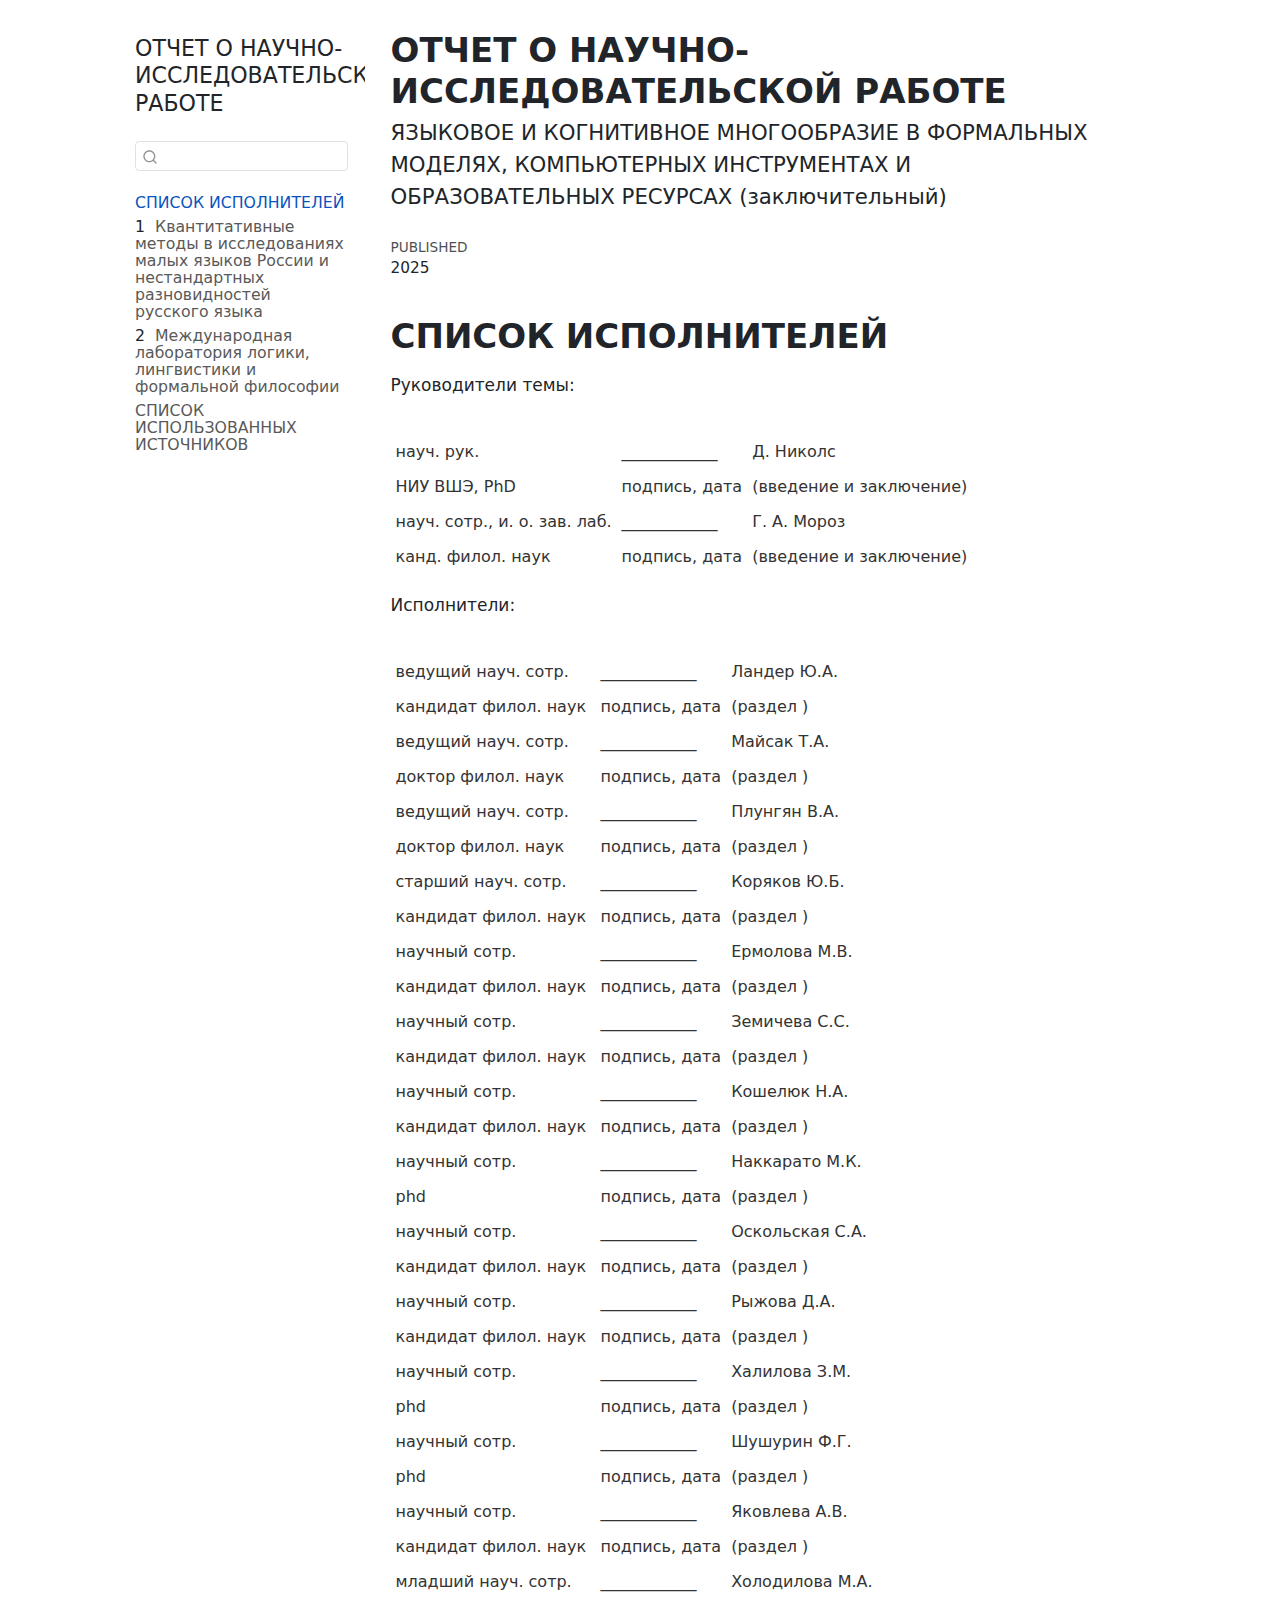
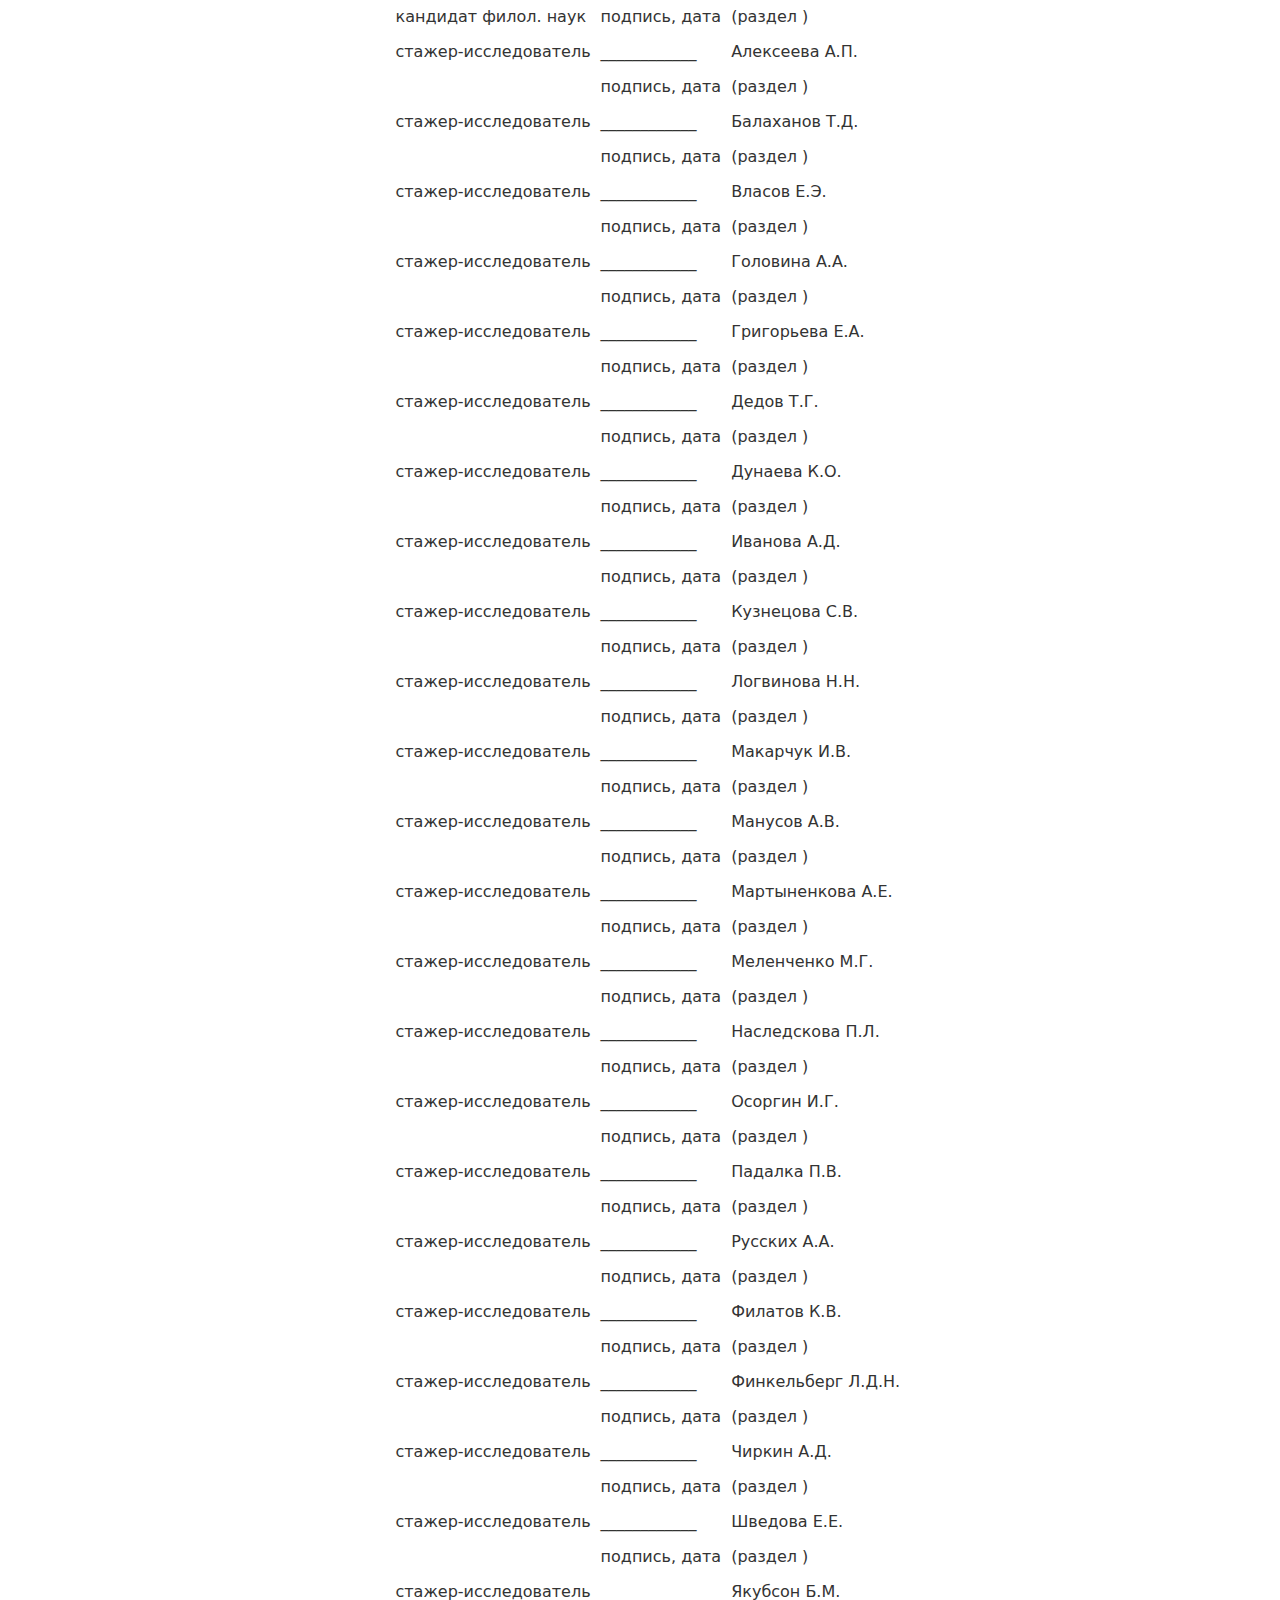
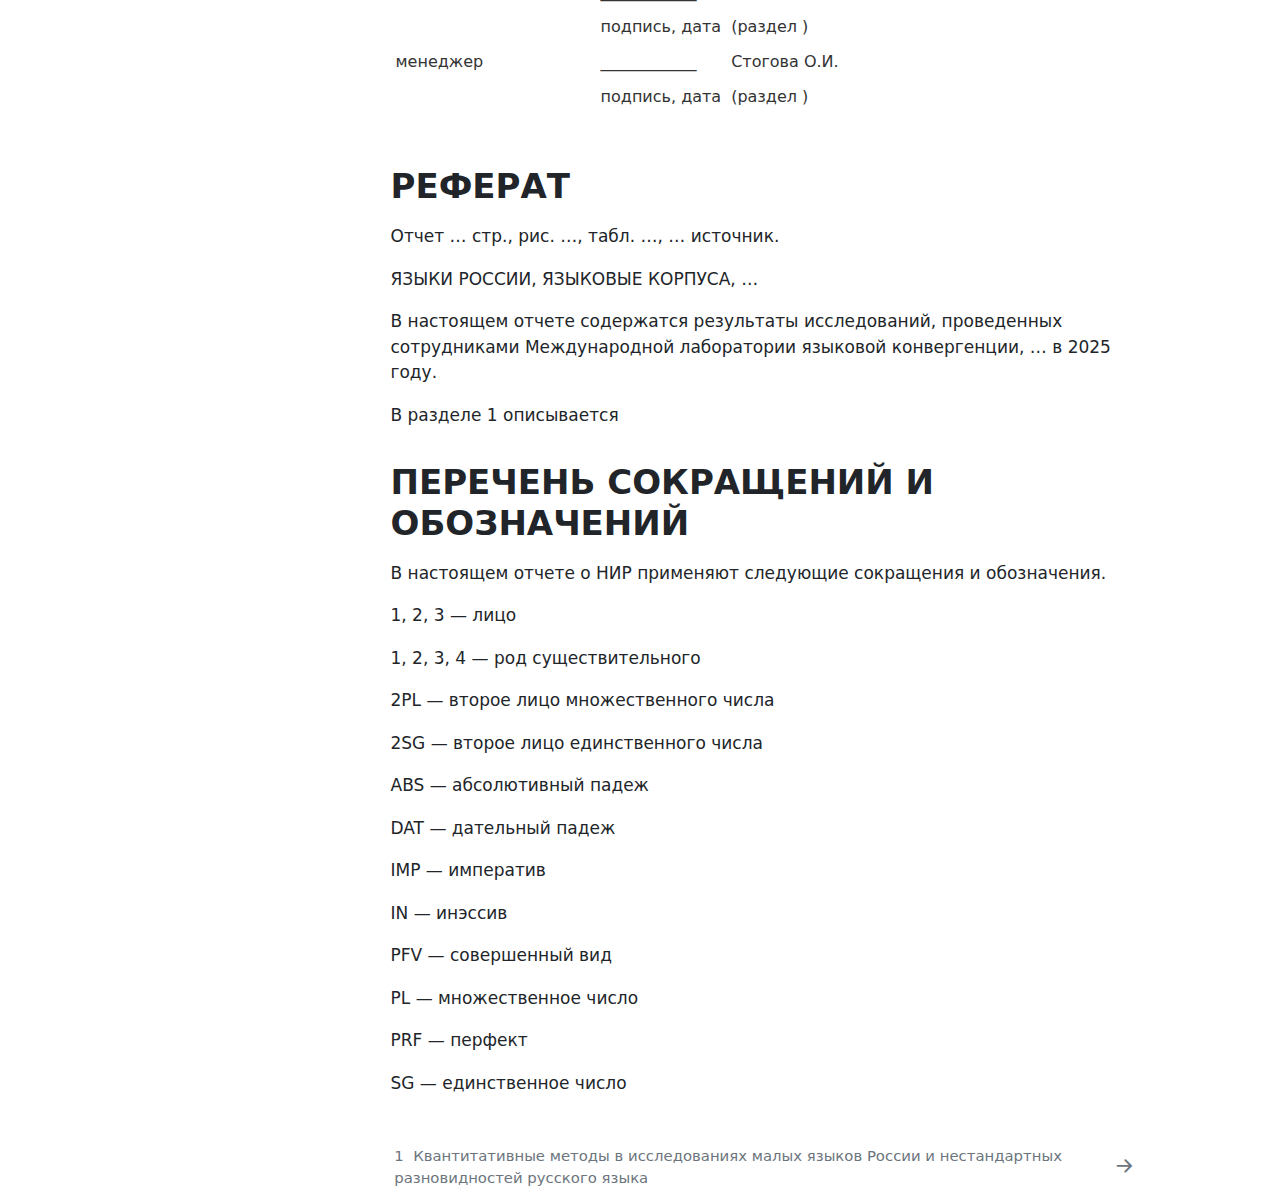
<file: docs/index.html>
<!DOCTYPE html>
<html xmlns="http://www.w3.org/1999/xhtml" lang="en" xml:lang="en"><head>

<meta charset="utf-8">
<meta name="generator" content="quarto-1.7.29">

<meta name="viewport" content="width=device-width, initial-scale=1.0, user-scalable=yes">

<meta name="dcterms.date" content="2025-01-01">

<title>ОТЧЕТ О НАУЧНО-ИССЛЕДОВАТЕЛЬСКОЙ РАБОТЕ</title>
<style>
code{white-space: pre-wrap;}
span.smallcaps{font-variant: small-caps;}
div.columns{display: flex; gap: min(4vw, 1.5em);}
div.column{flex: auto; overflow-x: auto;}
div.hanging-indent{margin-left: 1.5em; text-indent: -1.5em;}
ul.task-list{list-style: none;}
ul.task-list li input[type="checkbox"] {
  width: 0.8em;
  margin: 0 0.8em 0.2em -1em; /* quarto-specific, see https://github.com/quarto-dev/quarto-cli/issues/4556 */ 
  vertical-align: middle;
}
</style>


<script src="site_libs/quarto-nav/quarto-nav.js"></script>
<script src="site_libs/quarto-nav/headroom.min.js"></script>
<script src="site_libs/clipboard/clipboard.min.js"></script>
<script src="site_libs/quarto-search/autocomplete.umd.js"></script>
<script src="site_libs/quarto-search/fuse.min.js"></script>
<script src="site_libs/quarto-search/quarto-search.js"></script>
<meta name="quarto:offset" content="./">
<link href="./01_chapter.html" rel="next">
<script src="site_libs/quarto-html/quarto.js" type="module"></script>
<script src="site_libs/quarto-html/tabsets/tabsets.js" type="module"></script>
<script src="site_libs/quarto-html/popper.min.js"></script>
<script src="site_libs/quarto-html/tippy.umd.min.js"></script>
<script src="site_libs/quarto-html/anchor.min.js"></script>
<link href="site_libs/quarto-html/tippy.css" rel="stylesheet">
<link href="site_libs/quarto-html/quarto-syntax-highlighting-bcbce66894bfa8e7e94e40e0186b9bb8.css" rel="stylesheet" id="quarto-text-highlighting-styles">
<script src="site_libs/bootstrap/bootstrap.min.js"></script>
<link href="site_libs/bootstrap/bootstrap-icons.css" rel="stylesheet">
<link href="site_libs/bootstrap/bootstrap-22a2acbb0f7ec22c15d721aa9f56f094.min.css" rel="stylesheet" append-hash="true" id="quarto-bootstrap" data-mode="light">
<script id="quarto-search-options" type="application/json">{
  "location": "sidebar",
  "copy-button": false,
  "collapse-after": 3,
  "panel-placement": "start",
  "type": "textbox",
  "limit": 50,
  "keyboard-shortcut": [
    "f",
    "/",
    "s"
  ],
  "show-item-context": false,
  "language": {
    "search-no-results-text": "No results",
    "search-matching-documents-text": "matching documents",
    "search-copy-link-title": "Copy link to search",
    "search-hide-matches-text": "Hide additional matches",
    "search-more-match-text": "more match in this document",
    "search-more-matches-text": "more matches in this document",
    "search-clear-button-title": "Clear",
    "search-text-placeholder": "",
    "search-detached-cancel-button-title": "Cancel",
    "search-submit-button-title": "Submit",
    "search-label": "Search"
  }
}</script>


</head>

<body class="nav-sidebar floating fullcontent quarto-light">

<div id="quarto-search-results"></div>
  <header id="quarto-header" class="headroom fixed-top">
  <nav class="quarto-secondary-nav">
    <div class="container-fluid d-flex">
      <button type="button" class="quarto-btn-toggle btn" data-bs-toggle="collapse" role="button" data-bs-target=".quarto-sidebar-collapse-item" aria-controls="quarto-sidebar" aria-expanded="false" aria-label="Toggle sidebar navigation" onclick="if (window.quartoToggleHeadroom) { window.quartoToggleHeadroom(); }">
        <i class="bi bi-layout-text-sidebar-reverse"></i>
      </button>
        <nav class="quarto-page-breadcrumbs" aria-label="breadcrumb"><ol class="breadcrumb"><li class="breadcrumb-item"><a href="./index.html">СПИСОК ИСПОЛНИТЕЛЕЙ</a></li></ol></nav>
        <a class="flex-grow-1" role="navigation" data-bs-toggle="collapse" data-bs-target=".quarto-sidebar-collapse-item" aria-controls="quarto-sidebar" aria-expanded="false" aria-label="Toggle sidebar navigation" onclick="if (window.quartoToggleHeadroom) { window.quartoToggleHeadroom(); }">      
        </a>
      <button type="button" class="btn quarto-search-button" aria-label="Search" onclick="window.quartoOpenSearch();">
        <i class="bi bi-search"></i>
      </button>
    </div>
  </nav>
</header>
<!-- content -->
<div id="quarto-content" class="quarto-container page-columns page-rows-contents page-layout-article">
<!-- sidebar -->
  <nav id="quarto-sidebar" class="sidebar collapse collapse-horizontal quarto-sidebar-collapse-item sidebar-navigation floating overflow-auto">
    <div class="pt-lg-2 mt-2 text-left sidebar-header">
    <div class="sidebar-title mb-0 py-0">
      <a href="./">ОТЧЕТ О НАУЧНО-ИССЛЕДОВАТЕЛЬСКОЙ РАБОТЕ</a> 
    </div>
      </div>
        <div class="mt-2 flex-shrink-0 align-items-center">
        <div class="sidebar-search">
        <div id="quarto-search" class="" title="Search"></div>
        </div>
        </div>
    <div class="sidebar-menu-container"> 
    <ul class="list-unstyled mt-1">
        <li class="sidebar-item">
  <div class="sidebar-item-container"> 
  <a href="./index.html" class="sidebar-item-text sidebar-link active">
 <span class="menu-text">СПИСОК ИСПОЛНИТЕЛЕЙ</span></a>
  </div>
</li>
        <li class="sidebar-item">
  <div class="sidebar-item-container"> 
  <a href="./01_chapter.html" class="sidebar-item-text sidebar-link">
 <span class="menu-text"><span class="chapter-number">1</span>&nbsp; <span class="chapter-title">Квантитативные методы в исследованиях малых языков России и нестандартных разновидностей русского языка</span></span></a>
  </div>
</li>
        <li class="sidebar-item">
  <div class="sidebar-item-container"> 
  <a href="./02_chapter.html" class="sidebar-item-text sidebar-link">
 <span class="menu-text"><span class="chapter-number">2</span>&nbsp; <span class="chapter-title">Международная лаборатория логики, лингвистики и формальной философии</span></span></a>
  </div>
</li>
        <li class="sidebar-item">
  <div class="sidebar-item-container"> 
  <a href="./13_references.html" class="sidebar-item-text sidebar-link">
 <span class="menu-text">СПИСОК ИСПОЛЬЗОВАННЫХ ИСТОЧНИКОВ</span></a>
  </div>
</li>
    </ul>
    </div>
</nav>
<div id="quarto-sidebar-glass" class="quarto-sidebar-collapse-item" data-bs-toggle="collapse" data-bs-target=".quarto-sidebar-collapse-item"></div>
<!-- margin-sidebar -->
    
<!-- main -->
<main class="content" id="quarto-document-content">

<header id="title-block-header" class="quarto-title-block default">
<div class="quarto-title">
<h1 class="title">ОТЧЕТ О НАУЧНО-ИССЛЕДОВАТЕЛЬСКОЙ РАБОТЕ</h1>
<p class="subtitle lead">ЯЗЫКОВОЕ И КОГНИТИВНОЕ МНОГООБРАЗИЕ В ФОРМАЛЬНЫХ МОДЕЛЯХ, КОМПЬЮТЕРНЫХ ИНСТРУМЕНТАХ И ОБРАЗОВАТЕЛЬНЫХ РЕСУРСАХ (заключительный)</p>
</div>



<div class="quarto-title-meta">

    
    <div>
    <div class="quarto-title-meta-heading">Published</div>
    <div class="quarto-title-meta-contents">
      <p class="date">2025</p>
    </div>
  </div>
  
    
  </div>
  


</header>


<section id="список-исполнителей" class="level1 unnumbered unlisted">
<h1 class="unnumbered unlisted">СПИСОК ИСПОЛНИТЕЛЕЙ</h1>
<p>Руководители темы:</p>
<div class="cell">
<div class="cell-output-display">
<div id="tujuynllnz" style="padding-left:0px;padding-right:0px;padding-top:10px;padding-bottom:10px;overflow-x:auto;overflow-y:auto;width:auto;height:auto;">
<style>#tujuynllnz table {
  font-family: system-ui, 'Segoe UI', Roboto, Helvetica, Arial, sans-serif, 'Apple Color Emoji', 'Segoe UI Emoji', 'Segoe UI Symbol', 'Noto Color Emoji';
  -webkit-font-smoothing: antialiased;
  -moz-osx-font-smoothing: grayscale;
}

#tujuynllnz thead, #tujuynllnz tbody, #tujuynllnz tfoot, #tujuynllnz tr, #tujuynllnz td, #tujuynllnz th {
  border-style: none;
}

#tujuynllnz p {
  margin: 0;
  padding: 0;
}

#tujuynllnz .gt_table {
  display: table;
  border-collapse: collapse;
  line-height: normal;
  margin-left: 0;
  margin-right: auto;
  color: #333333;
  font-size: 16px;
  font-weight: normal;
  font-style: normal;
  background-color: #FFFFFF;
  width: auto;
  border-top-style: none;
  border-top-width: 2px;
  border-top-color: #A8A8A8;
  border-right-style: none;
  border-right-width: 2px;
  border-right-color: #D3D3D3;
  border-bottom-style: none;
  border-bottom-width: 2px;
  border-bottom-color: #A8A8A8;
  border-left-style: none;
  border-left-width: 2px;
  border-left-color: #D3D3D3;
}

#tujuynllnz .gt_caption {
  padding-top: 4px;
  padding-bottom: 4px;
}

#tujuynllnz .gt_title {
  color: #333333;
  font-size: 125%;
  font-weight: initial;
  padding-top: 4px;
  padding-bottom: 4px;
  padding-left: 5px;
  padding-right: 5px;
  border-bottom-color: #FFFFFF;
  border-bottom-width: 0;
}

#tujuynllnz .gt_subtitle {
  color: #333333;
  font-size: 85%;
  font-weight: initial;
  padding-top: 3px;
  padding-bottom: 5px;
  padding-left: 5px;
  padding-right: 5px;
  border-top-color: #FFFFFF;
  border-top-width: 0;
}

#tujuynllnz .gt_heading {
  background-color: #FFFFFF;
  text-align: center;
  border-bottom-color: #FFFFFF;
  border-left-style: none;
  border-left-width: 1px;
  border-left-color: #D3D3D3;
  border-right-style: none;
  border-right-width: 1px;
  border-right-color: #D3D3D3;
}

#tujuynllnz .gt_bottom_border {
  border-bottom-style: none;
  border-bottom-width: 2px;
  border-bottom-color: #D3D3D3;
}

#tujuynllnz .gt_col_headings {
  border-top-style: none;
  border-top-width: 2px;
  border-top-color: #D3D3D3;
  border-bottom-style: none;
  border-bottom-width: 2px;
  border-bottom-color: #D3D3D3;
  border-left-style: none;
  border-left-width: 1px;
  border-left-color: #D3D3D3;
  border-right-style: none;
  border-right-width: 1px;
  border-right-color: #D3D3D3;
}

#tujuynllnz .gt_col_heading {
  color: #333333;
  background-color: #FFFFFF;
  font-size: 100%;
  font-weight: normal;
  text-transform: inherit;
  border-left-style: none;
  border-left-width: 1px;
  border-left-color: #D3D3D3;
  border-right-style: none;
  border-right-width: 1px;
  border-right-color: #D3D3D3;
  vertical-align: bottom;
  padding-top: 5px;
  padding-bottom: 6px;
  padding-left: 5px;
  padding-right: 5px;
  overflow-x: hidden;
}

#tujuynllnz .gt_column_spanner_outer {
  color: #333333;
  background-color: #FFFFFF;
  font-size: 100%;
  font-weight: normal;
  text-transform: inherit;
  padding-top: 0;
  padding-bottom: 0;
  padding-left: 4px;
  padding-right: 4px;
}

#tujuynllnz .gt_column_spanner_outer:first-child {
  padding-left: 0;
}

#tujuynllnz .gt_column_spanner_outer:last-child {
  padding-right: 0;
}

#tujuynllnz .gt_column_spanner {
  border-bottom-style: none;
  border-bottom-width: 2px;
  border-bottom-color: #D3D3D3;
  vertical-align: bottom;
  padding-top: 5px;
  padding-bottom: 5px;
  overflow-x: hidden;
  display: inline-block;
  width: 100%;
}

#tujuynllnz .gt_spanner_row {
  border-bottom-style: hidden;
}

#tujuynllnz .gt_group_heading {
  padding-top: 8px;
  padding-bottom: 8px;
  padding-left: 5px;
  padding-right: 5px;
  color: #333333;
  background-color: #FFFFFF;
  font-size: 100%;
  font-weight: initial;
  text-transform: inherit;
  border-top-style: none;
  border-top-width: 2px;
  border-top-color: #D3D3D3;
  border-bottom-style: none;
  border-bottom-width: 2px;
  border-bottom-color: #D3D3D3;
  border-left-style: none;
  border-left-width: 1px;
  border-left-color: #D3D3D3;
  border-right-style: none;
  border-right-width: 1px;
  border-right-color: #D3D3D3;
  vertical-align: middle;
  text-align: left;
}

#tujuynllnz .gt_empty_group_heading {
  padding: 0.5px;
  color: #333333;
  background-color: #FFFFFF;
  font-size: 100%;
  font-weight: initial;
  border-top-style: none;
  border-top-width: 2px;
  border-top-color: #D3D3D3;
  border-bottom-style: none;
  border-bottom-width: 2px;
  border-bottom-color: #D3D3D3;
  vertical-align: middle;
}

#tujuynllnz .gt_from_md > :first-child {
  margin-top: 0;
}

#tujuynllnz .gt_from_md > :last-child {
  margin-bottom: 0;
}

#tujuynllnz .gt_row {
  padding-top: 8px;
  padding-bottom: 8px;
  padding-left: 5px;
  padding-right: 5px;
  margin: 10px;
  border-top-style: none;
  border-top-width: 1px;
  border-top-color: #D3D3D3;
  border-left-style: none;
  border-left-width: 1px;
  border-left-color: #D3D3D3;
  border-right-style: none;
  border-right-width: 1px;
  border-right-color: #D3D3D3;
  vertical-align: middle;
  overflow-x: hidden;
}

#tujuynllnz .gt_stub {
  color: #333333;
  background-color: #FFFFFF;
  font-size: 100%;
  font-weight: initial;
  text-transform: inherit;
  border-right-style: none;
  border-right-width: 2px;
  border-right-color: #D3D3D3;
  padding-left: 5px;
  padding-right: 5px;
}

#tujuynllnz .gt_stub_row_group {
  color: #333333;
  background-color: #FFFFFF;
  font-size: 100%;
  font-weight: initial;
  text-transform: inherit;
  border-right-style: none;
  border-right-width: 2px;
  border-right-color: #D3D3D3;
  padding-left: 5px;
  padding-right: 5px;
  vertical-align: top;
}

#tujuynllnz .gt_row_group_first td {
  border-top-width: 2px;
}

#tujuynllnz .gt_row_group_first th {
  border-top-width: 2px;
}

#tujuynllnz .gt_summary_row {
  color: #333333;
  background-color: #FFFFFF;
  text-transform: inherit;
  padding-top: 8px;
  padding-bottom: 8px;
  padding-left: 5px;
  padding-right: 5px;
}

#tujuynllnz .gt_first_summary_row {
  border-top-style: none;
  border-top-color: #D3D3D3;
}

#tujuynllnz .gt_first_summary_row.thick {
  border-top-width: 2px;
}

#tujuynllnz .gt_last_summary_row {
  padding-top: 8px;
  padding-bottom: 8px;
  padding-left: 5px;
  padding-right: 5px;
  border-bottom-style: none;
  border-bottom-width: 2px;
  border-bottom-color: #D3D3D3;
}

#tujuynllnz .gt_grand_summary_row {
  color: #333333;
  background-color: #FFFFFF;
  text-transform: inherit;
  padding-top: 8px;
  padding-bottom: 8px;
  padding-left: 5px;
  padding-right: 5px;
}

#tujuynllnz .gt_first_grand_summary_row {
  padding-top: 8px;
  padding-bottom: 8px;
  padding-left: 5px;
  padding-right: 5px;
  border-top-style: none;
  border-top-width: 6px;
  border-top-color: #D3D3D3;
}

#tujuynllnz .gt_last_grand_summary_row_top {
  padding-top: 8px;
  padding-bottom: 8px;
  padding-left: 5px;
  padding-right: 5px;
  border-bottom-style: none;
  border-bottom-width: 6px;
  border-bottom-color: #D3D3D3;
}

#tujuynllnz .gt_striped {
  background-color: rgba(128, 128, 128, 0.05);
}

#tujuynllnz .gt_table_body {
  border-top-style: none;
  border-top-width: 2px;
  border-top-color: #D3D3D3;
  border-bottom-style: none;
  border-bottom-width: 2px;
  border-bottom-color: #D3D3D3;
}

#tujuynllnz .gt_footnotes {
  color: #333333;
  background-color: #FFFFFF;
  border-bottom-style: none;
  border-bottom-width: 2px;
  border-bottom-color: #D3D3D3;
  border-left-style: none;
  border-left-width: 2px;
  border-left-color: #D3D3D3;
  border-right-style: none;
  border-right-width: 2px;
  border-right-color: #D3D3D3;
}

#tujuynllnz .gt_footnote {
  margin: 0px;
  font-size: 90%;
  padding-top: 4px;
  padding-bottom: 4px;
  padding-left: 5px;
  padding-right: 5px;
}

#tujuynllnz .gt_sourcenotes {
  color: #333333;
  background-color: #FFFFFF;
  border-bottom-style: none;
  border-bottom-width: 2px;
  border-bottom-color: #D3D3D3;
  border-left-style: none;
  border-left-width: 2px;
  border-left-color: #D3D3D3;
  border-right-style: none;
  border-right-width: 2px;
  border-right-color: #D3D3D3;
}

#tujuynllnz .gt_sourcenote {
  font-size: 90%;
  padding-top: 4px;
  padding-bottom: 4px;
  padding-left: 5px;
  padding-right: 5px;
}

#tujuynllnz .gt_left {
  text-align: left;
}

#tujuynllnz .gt_center {
  text-align: center;
}

#tujuynllnz .gt_right {
  text-align: right;
  font-variant-numeric: tabular-nums;
}

#tujuynllnz .gt_font_normal {
  font-weight: normal;
}

#tujuynllnz .gt_font_bold {
  font-weight: bold;
}

#tujuynllnz .gt_font_italic {
  font-style: italic;
}

#tujuynllnz .gt_super {
  font-size: 65%;
}

#tujuynllnz .gt_footnote_marks {
  font-size: 75%;
  vertical-align: 0.4em;
  position: initial;
}

#tujuynllnz .gt_asterisk {
  font-size: 100%;
  vertical-align: 0;
}

#tujuynllnz .gt_indent_1 {
  text-indent: 5px;
}

#tujuynllnz .gt_indent_2 {
  text-indent: 10px;
}

#tujuynllnz .gt_indent_3 {
  text-indent: 15px;
}

#tujuynllnz .gt_indent_4 {
  text-indent: 20px;
}

#tujuynllnz .gt_indent_5 {
  text-indent: 25px;
}

#tujuynllnz .katex-display {
  display: inline-flex !important;
  margin-bottom: 0.75em !important;
}

#tujuynllnz div.Reactable > div.rt-table > div.rt-thead > div.rt-tr.rt-tr-group-header > div.rt-th-group:after {
  height: 0px !important;
}
</style>
<table class="gt_table" data-quarto-disable-processing="false" data-quarto-bootstrap="false">
  
  <tbody class="gt_table_body">
    <tr><td headers="p" class="gt_row gt_left">науч. рук.</td>
<td headers="s" class="gt_row gt_left">____________</td>
<td headers="n" class="gt_row gt_left">Д. Николс</td></tr>
    <tr><td headers="p" class="gt_row gt_left">НИУ ВШЭ, PhD</td>
<td headers="s" class="gt_row gt_left">подпись, дата</td>
<td headers="n" class="gt_row gt_left">(введение и заключение)</td></tr>
    <tr><td headers="p" class="gt_row gt_left">науч. сотр., и. о. зав. лаб.</td>
<td headers="s" class="gt_row gt_left">____________</td>
<td headers="n" class="gt_row gt_left">Г. А. Мороз</td></tr>
    <tr><td headers="p" class="gt_row gt_left">канд. филол. наук</td>
<td headers="s" class="gt_row gt_left">подпись, дата</td>
<td headers="n" class="gt_row gt_left">(введение и заключение)</td></tr>
  </tbody>
  
</table>
</div>
</div>
</div>
<p>Исполнители:</p>
<div class="cell">
<div class="cell-output-display">
<div id="qssescxprv" style="padding-left:0px;padding-right:0px;padding-top:10px;padding-bottom:10px;overflow-x:auto;overflow-y:auto;width:auto;height:auto;">
<style>#qssescxprv table {
  font-family: system-ui, 'Segoe UI', Roboto, Helvetica, Arial, sans-serif, 'Apple Color Emoji', 'Segoe UI Emoji', 'Segoe UI Symbol', 'Noto Color Emoji';
  -webkit-font-smoothing: antialiased;
  -moz-osx-font-smoothing: grayscale;
}

#qssescxprv thead, #qssescxprv tbody, #qssescxprv tfoot, #qssescxprv tr, #qssescxprv td, #qssescxprv th {
  border-style: none;
}

#qssescxprv p {
  margin: 0;
  padding: 0;
}

#qssescxprv .gt_table {
  display: table;
  border-collapse: collapse;
  line-height: normal;
  margin-left: 0;
  margin-right: auto;
  color: #333333;
  font-size: 16px;
  font-weight: normal;
  font-style: normal;
  background-color: #FFFFFF;
  width: auto;
  border-top-style: none;
  border-top-width: 2px;
  border-top-color: #A8A8A8;
  border-right-style: none;
  border-right-width: 2px;
  border-right-color: #D3D3D3;
  border-bottom-style: none;
  border-bottom-width: 2px;
  border-bottom-color: #A8A8A8;
  border-left-style: none;
  border-left-width: 2px;
  border-left-color: #D3D3D3;
}

#qssescxprv .gt_caption {
  padding-top: 4px;
  padding-bottom: 4px;
}

#qssescxprv .gt_title {
  color: #333333;
  font-size: 125%;
  font-weight: initial;
  padding-top: 4px;
  padding-bottom: 4px;
  padding-left: 5px;
  padding-right: 5px;
  border-bottom-color: #FFFFFF;
  border-bottom-width: 0;
}

#qssescxprv .gt_subtitle {
  color: #333333;
  font-size: 85%;
  font-weight: initial;
  padding-top: 3px;
  padding-bottom: 5px;
  padding-left: 5px;
  padding-right: 5px;
  border-top-color: #FFFFFF;
  border-top-width: 0;
}

#qssescxprv .gt_heading {
  background-color: #FFFFFF;
  text-align: center;
  border-bottom-color: #FFFFFF;
  border-left-style: none;
  border-left-width: 1px;
  border-left-color: #D3D3D3;
  border-right-style: none;
  border-right-width: 1px;
  border-right-color: #D3D3D3;
}

#qssescxprv .gt_bottom_border {
  border-bottom-style: none;
  border-bottom-width: 2px;
  border-bottom-color: #D3D3D3;
}

#qssescxprv .gt_col_headings {
  border-top-style: none;
  border-top-width: 2px;
  border-top-color: #D3D3D3;
  border-bottom-style: none;
  border-bottom-width: 2px;
  border-bottom-color: #D3D3D3;
  border-left-style: none;
  border-left-width: 1px;
  border-left-color: #D3D3D3;
  border-right-style: none;
  border-right-width: 1px;
  border-right-color: #D3D3D3;
}

#qssescxprv .gt_col_heading {
  color: #333333;
  background-color: #FFFFFF;
  font-size: 100%;
  font-weight: normal;
  text-transform: inherit;
  border-left-style: none;
  border-left-width: 1px;
  border-left-color: #D3D3D3;
  border-right-style: none;
  border-right-width: 1px;
  border-right-color: #D3D3D3;
  vertical-align: bottom;
  padding-top: 5px;
  padding-bottom: 6px;
  padding-left: 5px;
  padding-right: 5px;
  overflow-x: hidden;
}

#qssescxprv .gt_column_spanner_outer {
  color: #333333;
  background-color: #FFFFFF;
  font-size: 100%;
  font-weight: normal;
  text-transform: inherit;
  padding-top: 0;
  padding-bottom: 0;
  padding-left: 4px;
  padding-right: 4px;
}

#qssescxprv .gt_column_spanner_outer:first-child {
  padding-left: 0;
}

#qssescxprv .gt_column_spanner_outer:last-child {
  padding-right: 0;
}

#qssescxprv .gt_column_spanner {
  border-bottom-style: none;
  border-bottom-width: 2px;
  border-bottom-color: #D3D3D3;
  vertical-align: bottom;
  padding-top: 5px;
  padding-bottom: 5px;
  overflow-x: hidden;
  display: inline-block;
  width: 100%;
}

#qssescxprv .gt_spanner_row {
  border-bottom-style: hidden;
}

#qssescxprv .gt_group_heading {
  padding-top: 8px;
  padding-bottom: 8px;
  padding-left: 5px;
  padding-right: 5px;
  color: #333333;
  background-color: #FFFFFF;
  font-size: 100%;
  font-weight: initial;
  text-transform: inherit;
  border-top-style: none;
  border-top-width: 2px;
  border-top-color: #D3D3D3;
  border-bottom-style: none;
  border-bottom-width: 2px;
  border-bottom-color: #D3D3D3;
  border-left-style: none;
  border-left-width: 1px;
  border-left-color: #D3D3D3;
  border-right-style: none;
  border-right-width: 1px;
  border-right-color: #D3D3D3;
  vertical-align: middle;
  text-align: left;
}

#qssescxprv .gt_empty_group_heading {
  padding: 0.5px;
  color: #333333;
  background-color: #FFFFFF;
  font-size: 100%;
  font-weight: initial;
  border-top-style: none;
  border-top-width: 2px;
  border-top-color: #D3D3D3;
  border-bottom-style: none;
  border-bottom-width: 2px;
  border-bottom-color: #D3D3D3;
  vertical-align: middle;
}

#qssescxprv .gt_from_md > :first-child {
  margin-top: 0;
}

#qssescxprv .gt_from_md > :last-child {
  margin-bottom: 0;
}

#qssescxprv .gt_row {
  padding-top: 8px;
  padding-bottom: 8px;
  padding-left: 5px;
  padding-right: 5px;
  margin: 10px;
  border-top-style: none;
  border-top-width: 1px;
  border-top-color: #D3D3D3;
  border-left-style: none;
  border-left-width: 1px;
  border-left-color: #D3D3D3;
  border-right-style: none;
  border-right-width: 1px;
  border-right-color: #D3D3D3;
  vertical-align: middle;
  overflow-x: hidden;
}

#qssescxprv .gt_stub {
  color: #333333;
  background-color: #FFFFFF;
  font-size: 100%;
  font-weight: initial;
  text-transform: inherit;
  border-right-style: none;
  border-right-width: 2px;
  border-right-color: #D3D3D3;
  padding-left: 5px;
  padding-right: 5px;
}

#qssescxprv .gt_stub_row_group {
  color: #333333;
  background-color: #FFFFFF;
  font-size: 100%;
  font-weight: initial;
  text-transform: inherit;
  border-right-style: none;
  border-right-width: 2px;
  border-right-color: #D3D3D3;
  padding-left: 5px;
  padding-right: 5px;
  vertical-align: top;
}

#qssescxprv .gt_row_group_first td {
  border-top-width: 2px;
}

#qssescxprv .gt_row_group_first th {
  border-top-width: 2px;
}

#qssescxprv .gt_summary_row {
  color: #333333;
  background-color: #FFFFFF;
  text-transform: inherit;
  padding-top: 8px;
  padding-bottom: 8px;
  padding-left: 5px;
  padding-right: 5px;
}

#qssescxprv .gt_first_summary_row {
  border-top-style: none;
  border-top-color: #D3D3D3;
}

#qssescxprv .gt_first_summary_row.thick {
  border-top-width: 2px;
}

#qssescxprv .gt_last_summary_row {
  padding-top: 8px;
  padding-bottom: 8px;
  padding-left: 5px;
  padding-right: 5px;
  border-bottom-style: none;
  border-bottom-width: 2px;
  border-bottom-color: #D3D3D3;
}

#qssescxprv .gt_grand_summary_row {
  color: #333333;
  background-color: #FFFFFF;
  text-transform: inherit;
  padding-top: 8px;
  padding-bottom: 8px;
  padding-left: 5px;
  padding-right: 5px;
}

#qssescxprv .gt_first_grand_summary_row {
  padding-top: 8px;
  padding-bottom: 8px;
  padding-left: 5px;
  padding-right: 5px;
  border-top-style: none;
  border-top-width: 6px;
  border-top-color: #D3D3D3;
}

#qssescxprv .gt_last_grand_summary_row_top {
  padding-top: 8px;
  padding-bottom: 8px;
  padding-left: 5px;
  padding-right: 5px;
  border-bottom-style: none;
  border-bottom-width: 6px;
  border-bottom-color: #D3D3D3;
}

#qssescxprv .gt_striped {
  background-color: rgba(128, 128, 128, 0.05);
}

#qssescxprv .gt_table_body {
  border-top-style: none;
  border-top-width: 2px;
  border-top-color: #D3D3D3;
  border-bottom-style: none;
  border-bottom-width: 2px;
  border-bottom-color: #D3D3D3;
}

#qssescxprv .gt_footnotes {
  color: #333333;
  background-color: #FFFFFF;
  border-bottom-style: none;
  border-bottom-width: 2px;
  border-bottom-color: #D3D3D3;
  border-left-style: none;
  border-left-width: 2px;
  border-left-color: #D3D3D3;
  border-right-style: none;
  border-right-width: 2px;
  border-right-color: #D3D3D3;
}

#qssescxprv .gt_footnote {
  margin: 0px;
  font-size: 90%;
  padding-top: 4px;
  padding-bottom: 4px;
  padding-left: 5px;
  padding-right: 5px;
}

#qssescxprv .gt_sourcenotes {
  color: #333333;
  background-color: #FFFFFF;
  border-bottom-style: none;
  border-bottom-width: 2px;
  border-bottom-color: #D3D3D3;
  border-left-style: none;
  border-left-width: 2px;
  border-left-color: #D3D3D3;
  border-right-style: none;
  border-right-width: 2px;
  border-right-color: #D3D3D3;
}

#qssescxprv .gt_sourcenote {
  font-size: 90%;
  padding-top: 4px;
  padding-bottom: 4px;
  padding-left: 5px;
  padding-right: 5px;
}

#qssescxprv .gt_left {
  text-align: left;
}

#qssescxprv .gt_center {
  text-align: center;
}

#qssescxprv .gt_right {
  text-align: right;
  font-variant-numeric: tabular-nums;
}

#qssescxprv .gt_font_normal {
  font-weight: normal;
}

#qssescxprv .gt_font_bold {
  font-weight: bold;
}

#qssescxprv .gt_font_italic {
  font-style: italic;
}

#qssescxprv .gt_super {
  font-size: 65%;
}

#qssescxprv .gt_footnote_marks {
  font-size: 75%;
  vertical-align: 0.4em;
  position: initial;
}

#qssescxprv .gt_asterisk {
  font-size: 100%;
  vertical-align: 0;
}

#qssescxprv .gt_indent_1 {
  text-indent: 5px;
}

#qssescxprv .gt_indent_2 {
  text-indent: 10px;
}

#qssescxprv .gt_indent_3 {
  text-indent: 15px;
}

#qssescxprv .gt_indent_4 {
  text-indent: 20px;
}

#qssescxprv .gt_indent_5 {
  text-indent: 25px;
}

#qssescxprv .katex-display {
  display: inline-flex !important;
  margin-bottom: 0.75em !important;
}

#qssescxprv div.Reactable > div.rt-table > div.rt-thead > div.rt-tr.rt-tr-group-header > div.rt-th-group:after {
  height: 0px !important;
}
</style>
<table class="gt_table" data-quarto-disable-processing="false" data-quarto-bootstrap="false">
  
  <tbody class="gt_table_body">
    <tr><td headers="p" class="gt_row gt_left">ведущий науч. сотр.</td>
<td headers="s" class="gt_row gt_left">____________</td>
<td headers="n" class="gt_row gt_left">Ландер Ю.А.</td></tr>
    <tr><td headers="p" class="gt_row gt_left">кандидат филол. наук</td>
<td headers="s" class="gt_row gt_left">подпись, дата</td>
<td headers="n" class="gt_row gt_left">(раздел )</td></tr>
    <tr><td headers="p" class="gt_row gt_left">ведущий науч. сотр.</td>
<td headers="s" class="gt_row gt_left">____________</td>
<td headers="n" class="gt_row gt_left">Майсак Т.А.</td></tr>
    <tr><td headers="p" class="gt_row gt_left">доктор филол. наук</td>
<td headers="s" class="gt_row gt_left">подпись, дата</td>
<td headers="n" class="gt_row gt_left">(раздел )</td></tr>
    <tr><td headers="p" class="gt_row gt_left">ведущий науч. сотр.</td>
<td headers="s" class="gt_row gt_left">____________</td>
<td headers="n" class="gt_row gt_left">Плунгян В.А.</td></tr>
    <tr><td headers="p" class="gt_row gt_left">доктор филол. наук</td>
<td headers="s" class="gt_row gt_left">подпись, дата</td>
<td headers="n" class="gt_row gt_left">(раздел )</td></tr>
    <tr><td headers="p" class="gt_row gt_left">старший науч. сотр.</td>
<td headers="s" class="gt_row gt_left">____________</td>
<td headers="n" class="gt_row gt_left">Коряков Ю.Б.</td></tr>
    <tr><td headers="p" class="gt_row gt_left">кандидат филол. наук</td>
<td headers="s" class="gt_row gt_left">подпись, дата</td>
<td headers="n" class="gt_row gt_left">(раздел )</td></tr>
    <tr><td headers="p" class="gt_row gt_left">научный сотр.</td>
<td headers="s" class="gt_row gt_left">____________</td>
<td headers="n" class="gt_row gt_left">Ермолова М.В.</td></tr>
    <tr><td headers="p" class="gt_row gt_left">кандидат филол. наук</td>
<td headers="s" class="gt_row gt_left">подпись, дата</td>
<td headers="n" class="gt_row gt_left">(раздел )</td></tr>
    <tr><td headers="p" class="gt_row gt_left">научный сотр.</td>
<td headers="s" class="gt_row gt_left">____________</td>
<td headers="n" class="gt_row gt_left">Земичева С.С.</td></tr>
    <tr><td headers="p" class="gt_row gt_left">кандидат филол. наук</td>
<td headers="s" class="gt_row gt_left">подпись, дата</td>
<td headers="n" class="gt_row gt_left">(раздел )</td></tr>
    <tr><td headers="p" class="gt_row gt_left">научный сотр.</td>
<td headers="s" class="gt_row gt_left">____________</td>
<td headers="n" class="gt_row gt_left">Кошелюк Н.А.</td></tr>
    <tr><td headers="p" class="gt_row gt_left">кандидат филол. наук</td>
<td headers="s" class="gt_row gt_left">подпись, дата</td>
<td headers="n" class="gt_row gt_left">(раздел )</td></tr>
    <tr><td headers="p" class="gt_row gt_left">научный сотр.</td>
<td headers="s" class="gt_row gt_left">____________</td>
<td headers="n" class="gt_row gt_left">Наккарато М.К.</td></tr>
    <tr><td headers="p" class="gt_row gt_left">phd</td>
<td headers="s" class="gt_row gt_left">подпись, дата</td>
<td headers="n" class="gt_row gt_left">(раздел )</td></tr>
    <tr><td headers="p" class="gt_row gt_left">научный сотр.</td>
<td headers="s" class="gt_row gt_left">____________</td>
<td headers="n" class="gt_row gt_left">Оскольская С.А.</td></tr>
    <tr><td headers="p" class="gt_row gt_left">кандидат филол. наук</td>
<td headers="s" class="gt_row gt_left">подпись, дата</td>
<td headers="n" class="gt_row gt_left">(раздел )</td></tr>
    <tr><td headers="p" class="gt_row gt_left">научный сотр.</td>
<td headers="s" class="gt_row gt_left">____________</td>
<td headers="n" class="gt_row gt_left">Рыжова Д.А.</td></tr>
    <tr><td headers="p" class="gt_row gt_left">кандидат филол. наук</td>
<td headers="s" class="gt_row gt_left">подпись, дата</td>
<td headers="n" class="gt_row gt_left">(раздел )</td></tr>
    <tr><td headers="p" class="gt_row gt_left">научный сотр.</td>
<td headers="s" class="gt_row gt_left">____________</td>
<td headers="n" class="gt_row gt_left">Халилова З.М.</td></tr>
    <tr><td headers="p" class="gt_row gt_left">phd</td>
<td headers="s" class="gt_row gt_left">подпись, дата</td>
<td headers="n" class="gt_row gt_left">(раздел )</td></tr>
    <tr><td headers="p" class="gt_row gt_left">научный сотр.</td>
<td headers="s" class="gt_row gt_left">____________</td>
<td headers="n" class="gt_row gt_left">Шушурин Ф.Г.</td></tr>
    <tr><td headers="p" class="gt_row gt_left">phd</td>
<td headers="s" class="gt_row gt_left">подпись, дата</td>
<td headers="n" class="gt_row gt_left">(раздел )</td></tr>
    <tr><td headers="p" class="gt_row gt_left">научный сотр.</td>
<td headers="s" class="gt_row gt_left">____________</td>
<td headers="n" class="gt_row gt_left">Яковлева А.В.</td></tr>
    <tr><td headers="p" class="gt_row gt_left">кандидат филол. наук</td>
<td headers="s" class="gt_row gt_left">подпись, дата</td>
<td headers="n" class="gt_row gt_left">(раздел )</td></tr>
    <tr><td headers="p" class="gt_row gt_left">младший науч. сотр.</td>
<td headers="s" class="gt_row gt_left">____________</td>
<td headers="n" class="gt_row gt_left">Холодилова М.А.</td></tr>
    <tr><td headers="p" class="gt_row gt_left">кандидат филол. наук</td>
<td headers="s" class="gt_row gt_left">подпись, дата</td>
<td headers="n" class="gt_row gt_left">(раздел )</td></tr>
    <tr><td headers="p" class="gt_row gt_left">стажер-исследователь</td>
<td headers="s" class="gt_row gt_left">____________</td>
<td headers="n" class="gt_row gt_left">Алексеева А.П.</td></tr>
    <tr><td headers="p" class="gt_row gt_left"></td>
<td headers="s" class="gt_row gt_left">подпись, дата</td>
<td headers="n" class="gt_row gt_left">(раздел )</td></tr>
    <tr><td headers="p" class="gt_row gt_left">стажер-исследователь</td>
<td headers="s" class="gt_row gt_left">____________</td>
<td headers="n" class="gt_row gt_left">Балаханов Т.Д.</td></tr>
    <tr><td headers="p" class="gt_row gt_left"></td>
<td headers="s" class="gt_row gt_left">подпись, дата</td>
<td headers="n" class="gt_row gt_left">(раздел )</td></tr>
    <tr><td headers="p" class="gt_row gt_left">стажер-исследователь</td>
<td headers="s" class="gt_row gt_left">____________</td>
<td headers="n" class="gt_row gt_left">Власов Е.Э.</td></tr>
    <tr><td headers="p" class="gt_row gt_left"></td>
<td headers="s" class="gt_row gt_left">подпись, дата</td>
<td headers="n" class="gt_row gt_left">(раздел )</td></tr>
    <tr><td headers="p" class="gt_row gt_left">стажер-исследователь</td>
<td headers="s" class="gt_row gt_left">____________</td>
<td headers="n" class="gt_row gt_left">Головина А.А.</td></tr>
    <tr><td headers="p" class="gt_row gt_left"></td>
<td headers="s" class="gt_row gt_left">подпись, дата</td>
<td headers="n" class="gt_row gt_left">(раздел )</td></tr>
    <tr><td headers="p" class="gt_row gt_left">стажер-исследователь</td>
<td headers="s" class="gt_row gt_left">____________</td>
<td headers="n" class="gt_row gt_left">Григорьева Е.А.</td></tr>
    <tr><td headers="p" class="gt_row gt_left"></td>
<td headers="s" class="gt_row gt_left">подпись, дата</td>
<td headers="n" class="gt_row gt_left">(раздел )</td></tr>
    <tr><td headers="p" class="gt_row gt_left">стажер-исследователь</td>
<td headers="s" class="gt_row gt_left">____________</td>
<td headers="n" class="gt_row gt_left">Дедов Т.Г.</td></tr>
    <tr><td headers="p" class="gt_row gt_left"></td>
<td headers="s" class="gt_row gt_left">подпись, дата</td>
<td headers="n" class="gt_row gt_left">(раздел )</td></tr>
    <tr><td headers="p" class="gt_row gt_left">стажер-исследователь</td>
<td headers="s" class="gt_row gt_left">____________</td>
<td headers="n" class="gt_row gt_left">Дунаева К.О.</td></tr>
    <tr><td headers="p" class="gt_row gt_left"></td>
<td headers="s" class="gt_row gt_left">подпись, дата</td>
<td headers="n" class="gt_row gt_left">(раздел )</td></tr>
    <tr><td headers="p" class="gt_row gt_left">стажер-исследователь</td>
<td headers="s" class="gt_row gt_left">____________</td>
<td headers="n" class="gt_row gt_left">Иванова А.Д.</td></tr>
    <tr><td headers="p" class="gt_row gt_left"></td>
<td headers="s" class="gt_row gt_left">подпись, дата</td>
<td headers="n" class="gt_row gt_left">(раздел )</td></tr>
    <tr><td headers="p" class="gt_row gt_left">стажер-исследователь</td>
<td headers="s" class="gt_row gt_left">____________</td>
<td headers="n" class="gt_row gt_left">Кузнецова С.В.</td></tr>
    <tr><td headers="p" class="gt_row gt_left"></td>
<td headers="s" class="gt_row gt_left">подпись, дата</td>
<td headers="n" class="gt_row gt_left">(раздел )</td></tr>
    <tr><td headers="p" class="gt_row gt_left">стажер-исследователь</td>
<td headers="s" class="gt_row gt_left">____________</td>
<td headers="n" class="gt_row gt_left">Логвинова Н.Н.</td></tr>
    <tr><td headers="p" class="gt_row gt_left"></td>
<td headers="s" class="gt_row gt_left">подпись, дата</td>
<td headers="n" class="gt_row gt_left">(раздел )</td></tr>
    <tr><td headers="p" class="gt_row gt_left">стажер-исследователь</td>
<td headers="s" class="gt_row gt_left">____________</td>
<td headers="n" class="gt_row gt_left">Макарчук И.В.</td></tr>
    <tr><td headers="p" class="gt_row gt_left"></td>
<td headers="s" class="gt_row gt_left">подпись, дата</td>
<td headers="n" class="gt_row gt_left">(раздел )</td></tr>
    <tr><td headers="p" class="gt_row gt_left">стажер-исследователь</td>
<td headers="s" class="gt_row gt_left">____________</td>
<td headers="n" class="gt_row gt_left">Манусов А.В.</td></tr>
    <tr><td headers="p" class="gt_row gt_left"></td>
<td headers="s" class="gt_row gt_left">подпись, дата</td>
<td headers="n" class="gt_row gt_left">(раздел )</td></tr>
    <tr><td headers="p" class="gt_row gt_left">стажер-исследователь</td>
<td headers="s" class="gt_row gt_left">____________</td>
<td headers="n" class="gt_row gt_left">Мартыненкова А.Е.</td></tr>
    <tr><td headers="p" class="gt_row gt_left"></td>
<td headers="s" class="gt_row gt_left">подпись, дата</td>
<td headers="n" class="gt_row gt_left">(раздел )</td></tr>
    <tr><td headers="p" class="gt_row gt_left">стажер-исследователь</td>
<td headers="s" class="gt_row gt_left">____________</td>
<td headers="n" class="gt_row gt_left">Меленченко М.Г.</td></tr>
    <tr><td headers="p" class="gt_row gt_left"></td>
<td headers="s" class="gt_row gt_left">подпись, дата</td>
<td headers="n" class="gt_row gt_left">(раздел )</td></tr>
    <tr><td headers="p" class="gt_row gt_left">стажер-исследователь</td>
<td headers="s" class="gt_row gt_left">____________</td>
<td headers="n" class="gt_row gt_left">Наследскова П.Л.</td></tr>
    <tr><td headers="p" class="gt_row gt_left"></td>
<td headers="s" class="gt_row gt_left">подпись, дата</td>
<td headers="n" class="gt_row gt_left">(раздел )</td></tr>
    <tr><td headers="p" class="gt_row gt_left">стажер-исследователь</td>
<td headers="s" class="gt_row gt_left">____________</td>
<td headers="n" class="gt_row gt_left">Осоргин И.Г.</td></tr>
    <tr><td headers="p" class="gt_row gt_left"></td>
<td headers="s" class="gt_row gt_left">подпись, дата</td>
<td headers="n" class="gt_row gt_left">(раздел )</td></tr>
    <tr><td headers="p" class="gt_row gt_left">стажер-исследователь</td>
<td headers="s" class="gt_row gt_left">____________</td>
<td headers="n" class="gt_row gt_left">Падалка П.В.</td></tr>
    <tr><td headers="p" class="gt_row gt_left"></td>
<td headers="s" class="gt_row gt_left">подпись, дата</td>
<td headers="n" class="gt_row gt_left">(раздел )</td></tr>
    <tr><td headers="p" class="gt_row gt_left">стажер-исследователь</td>
<td headers="s" class="gt_row gt_left">____________</td>
<td headers="n" class="gt_row gt_left">Русских А.А.</td></tr>
    <tr><td headers="p" class="gt_row gt_left"></td>
<td headers="s" class="gt_row gt_left">подпись, дата</td>
<td headers="n" class="gt_row gt_left">(раздел )</td></tr>
    <tr><td headers="p" class="gt_row gt_left">стажер-исследователь</td>
<td headers="s" class="gt_row gt_left">____________</td>
<td headers="n" class="gt_row gt_left">Филатов К.В.</td></tr>
    <tr><td headers="p" class="gt_row gt_left"></td>
<td headers="s" class="gt_row gt_left">подпись, дата</td>
<td headers="n" class="gt_row gt_left">(раздел )</td></tr>
    <tr><td headers="p" class="gt_row gt_left">стажер-исследователь</td>
<td headers="s" class="gt_row gt_left">____________</td>
<td headers="n" class="gt_row gt_left">Финкельберг Л.Д.Н.</td></tr>
    <tr><td headers="p" class="gt_row gt_left"></td>
<td headers="s" class="gt_row gt_left">подпись, дата</td>
<td headers="n" class="gt_row gt_left">(раздел )</td></tr>
    <tr><td headers="p" class="gt_row gt_left">стажер-исследователь</td>
<td headers="s" class="gt_row gt_left">____________</td>
<td headers="n" class="gt_row gt_left">Чиркин А.Д.</td></tr>
    <tr><td headers="p" class="gt_row gt_left"></td>
<td headers="s" class="gt_row gt_left">подпись, дата</td>
<td headers="n" class="gt_row gt_left">(раздел )</td></tr>
    <tr><td headers="p" class="gt_row gt_left">стажер-исследователь</td>
<td headers="s" class="gt_row gt_left">____________</td>
<td headers="n" class="gt_row gt_left">Шведова Е.Е.</td></tr>
    <tr><td headers="p" class="gt_row gt_left"></td>
<td headers="s" class="gt_row gt_left">подпись, дата</td>
<td headers="n" class="gt_row gt_left">(раздел )</td></tr>
    <tr><td headers="p" class="gt_row gt_left">стажер-исследователь</td>
<td headers="s" class="gt_row gt_left">____________</td>
<td headers="n" class="gt_row gt_left">Якубсон Б.М.</td></tr>
    <tr><td headers="p" class="gt_row gt_left"></td>
<td headers="s" class="gt_row gt_left">подпись, дата</td>
<td headers="n" class="gt_row gt_left">(раздел )</td></tr>
    <tr><td headers="p" class="gt_row gt_left">менеджер</td>
<td headers="s" class="gt_row gt_left">____________</td>
<td headers="n" class="gt_row gt_left">Стогова О.И.</td></tr>
    <tr><td headers="p" class="gt_row gt_left"></td>
<td headers="s" class="gt_row gt_left">подпись, дата</td>
<td headers="n" class="gt_row gt_left">(раздел )</td></tr>
  </tbody>
  
</table>
</div>
</div>
</div>
</section>
<section id="реферат" class="level1 unnumbered unlisted">
<h1 class="unnumbered unlisted">РЕФЕРАТ</h1>
<p>Отчет … стр., рис. …, табл. …, … источник.</p>
<p>ЯЗЫКИ РОССИИ, ЯЗЫКОВЫЕ КОРПУСА, …</p>
<p>В настоящем отчете содержатся результаты исследований, проведенных сотрудниками Международной лаборатории языковой конвергенции, … в 2025 году.</p>
<p>В разделе 1 описывается</p>
</section>
<section id="перечень-сокращений-и-обозначений" class="level1 unnumbered unlisted">
<h1 class="unnumbered unlisted">ПЕРЕЧЕНЬ СОКРАЩЕНИЙ И ОБОЗНАЧЕНИЙ</h1>
<p>В настоящем отчете о НИР применяют следующие сокращения и обозначения.</p>
<p>1, 2, 3 — лицо</p>
<p>1, 2, 3, 4 — род существительного</p>
<p>2PL — второе лицо множественного числа</p>
<p>2SG — второе лицо единственного числа</p>
<p>ABS — абсолютивный падеж</p>
<p>DAT — дательный падеж</p>
<p>IMP — императив</p>
<p>IN — инэссив</p>
<p>PFV — совершенный вид</p>
<p>PL — множественное число</p>
<p>PRF — перфект</p>
<p>SG — единственное число</p>


</section>

</main> <!-- /main -->
<script id="quarto-html-after-body" type="application/javascript">
  window.document.addEventListener("DOMContentLoaded", function (event) {
    const icon = "";
    const anchorJS = new window.AnchorJS();
    anchorJS.options = {
      placement: 'right',
      icon: icon
    };
    anchorJS.add('.anchored');
    const isCodeAnnotation = (el) => {
      for (const clz of el.classList) {
        if (clz.startsWith('code-annotation-')) {                     
          return true;
        }
      }
      return false;
    }
    const onCopySuccess = function(e) {
      // button target
      const button = e.trigger;
      // don't keep focus
      button.blur();
      // flash "checked"
      button.classList.add('code-copy-button-checked');
      var currentTitle = button.getAttribute("title");
      button.setAttribute("title", "Copied!");
      let tooltip;
      if (window.bootstrap) {
        button.setAttribute("data-bs-toggle", "tooltip");
        button.setAttribute("data-bs-placement", "left");
        button.setAttribute("data-bs-title", "Copied!");
        tooltip = new bootstrap.Tooltip(button, 
          { trigger: "manual", 
            customClass: "code-copy-button-tooltip",
            offset: [0, -8]});
        tooltip.show();    
      }
      setTimeout(function() {
        if (tooltip) {
          tooltip.hide();
          button.removeAttribute("data-bs-title");
          button.removeAttribute("data-bs-toggle");
          button.removeAttribute("data-bs-placement");
        }
        button.setAttribute("title", currentTitle);
        button.classList.remove('code-copy-button-checked');
      }, 1000);
      // clear code selection
      e.clearSelection();
    }
    const getTextToCopy = function(trigger) {
        const codeEl = trigger.previousElementSibling.cloneNode(true);
        for (const childEl of codeEl.children) {
          if (isCodeAnnotation(childEl)) {
            childEl.remove();
          }
        }
        return codeEl.innerText;
    }
    const clipboard = new window.ClipboardJS('.code-copy-button:not([data-in-quarto-modal])', {
      text: getTextToCopy
    });
    clipboard.on('success', onCopySuccess);
    if (window.document.getElementById('quarto-embedded-source-code-modal')) {
      const clipboardModal = new window.ClipboardJS('.code-copy-button[data-in-quarto-modal]', {
        text: getTextToCopy,
        container: window.document.getElementById('quarto-embedded-source-code-modal')
      });
      clipboardModal.on('success', onCopySuccess);
    }
      var localhostRegex = new RegExp(/^(?:http|https):\/\/localhost\:?[0-9]*\//);
      var mailtoRegex = new RegExp(/^mailto:/);
        var filterRegex = new RegExp('/' + window.location.host + '/');
      var isInternal = (href) => {
          return filterRegex.test(href) || localhostRegex.test(href) || mailtoRegex.test(href);
      }
      // Inspect non-navigation links and adorn them if external
     var links = window.document.querySelectorAll('a[href]:not(.nav-link):not(.navbar-brand):not(.toc-action):not(.sidebar-link):not(.sidebar-item-toggle):not(.pagination-link):not(.no-external):not([aria-hidden]):not(.dropdown-item):not(.quarto-navigation-tool):not(.about-link)');
      for (var i=0; i<links.length; i++) {
        const link = links[i];
        if (!isInternal(link.href)) {
          // undo the damage that might have been done by quarto-nav.js in the case of
          // links that we want to consider external
          if (link.dataset.originalHref !== undefined) {
            link.href = link.dataset.originalHref;
          }
        }
      }
    function tippyHover(el, contentFn, onTriggerFn, onUntriggerFn) {
      const config = {
        allowHTML: true,
        maxWidth: 500,
        delay: 100,
        arrow: false,
        appendTo: function(el) {
            return el.parentElement;
        },
        interactive: true,
        interactiveBorder: 10,
        theme: 'quarto',
        placement: 'bottom-start',
      };
      if (contentFn) {
        config.content = contentFn;
      }
      if (onTriggerFn) {
        config.onTrigger = onTriggerFn;
      }
      if (onUntriggerFn) {
        config.onUntrigger = onUntriggerFn;
      }
      window.tippy(el, config); 
    }
    const noterefs = window.document.querySelectorAll('a[role="doc-noteref"]');
    for (var i=0; i<noterefs.length; i++) {
      const ref = noterefs[i];
      tippyHover(ref, function() {
        // use id or data attribute instead here
        let href = ref.getAttribute('data-footnote-href') || ref.getAttribute('href');
        try { href = new URL(href).hash; } catch {}
        const id = href.replace(/^#\/?/, "");
        const note = window.document.getElementById(id);
        if (note) {
          return note.innerHTML;
        } else {
          return "";
        }
      });
    }
    const xrefs = window.document.querySelectorAll('a.quarto-xref');
    const processXRef = (id, note) => {
      // Strip column container classes
      const stripColumnClz = (el) => {
        el.classList.remove("page-full", "page-columns");
        if (el.children) {
          for (const child of el.children) {
            stripColumnClz(child);
          }
        }
      }
      stripColumnClz(note)
      if (id === null || id.startsWith('sec-')) {
        // Special case sections, only their first couple elements
        const container = document.createElement("div");
        if (note.children && note.children.length > 2) {
          container.appendChild(note.children[0].cloneNode(true));
          for (let i = 1; i < note.children.length; i++) {
            const child = note.children[i];
            if (child.tagName === "P" && child.innerText === "") {
              continue;
            } else {
              container.appendChild(child.cloneNode(true));
              break;
            }
          }
          if (window.Quarto?.typesetMath) {
            window.Quarto.typesetMath(container);
          }
          return container.innerHTML
        } else {
          if (window.Quarto?.typesetMath) {
            window.Quarto.typesetMath(note);
          }
          return note.innerHTML;
        }
      } else {
        // Remove any anchor links if they are present
        const anchorLink = note.querySelector('a.anchorjs-link');
        if (anchorLink) {
          anchorLink.remove();
        }
        if (window.Quarto?.typesetMath) {
          window.Quarto.typesetMath(note);
        }
        if (note.classList.contains("callout")) {
          return note.outerHTML;
        } else {
          return note.innerHTML;
        }
      }
    }
    for (var i=0; i<xrefs.length; i++) {
      const xref = xrefs[i];
      tippyHover(xref, undefined, function(instance) {
        instance.disable();
        let url = xref.getAttribute('href');
        let hash = undefined; 
        if (url.startsWith('#')) {
          hash = url;
        } else {
          try { hash = new URL(url).hash; } catch {}
        }
        if (hash) {
          const id = hash.replace(/^#\/?/, "");
          const note = window.document.getElementById(id);
          if (note !== null) {
            try {
              const html = processXRef(id, note.cloneNode(true));
              instance.setContent(html);
            } finally {
              instance.enable();
              instance.show();
            }
          } else {
            // See if we can fetch this
            fetch(url.split('#')[0])
            .then(res => res.text())
            .then(html => {
              const parser = new DOMParser();
              const htmlDoc = parser.parseFromString(html, "text/html");
              const note = htmlDoc.getElementById(id);
              if (note !== null) {
                const html = processXRef(id, note);
                instance.setContent(html);
              } 
            }).finally(() => {
              instance.enable();
              instance.show();
            });
          }
        } else {
          // See if we can fetch a full url (with no hash to target)
          // This is a special case and we should probably do some content thinning / targeting
          fetch(url)
          .then(res => res.text())
          .then(html => {
            const parser = new DOMParser();
            const htmlDoc = parser.parseFromString(html, "text/html");
            const note = htmlDoc.querySelector('main.content');
            if (note !== null) {
              // This should only happen for chapter cross references
              // (since there is no id in the URL)
              // remove the first header
              if (note.children.length > 0 && note.children[0].tagName === "HEADER") {
                note.children[0].remove();
              }
              const html = processXRef(null, note);
              instance.setContent(html);
            } 
          }).finally(() => {
            instance.enable();
            instance.show();
          });
        }
      }, function(instance) {
      });
    }
        let selectedAnnoteEl;
        const selectorForAnnotation = ( cell, annotation) => {
          let cellAttr = 'data-code-cell="' + cell + '"';
          let lineAttr = 'data-code-annotation="' +  annotation + '"';
          const selector = 'span[' + cellAttr + '][' + lineAttr + ']';
          return selector;
        }
        const selectCodeLines = (annoteEl) => {
          const doc = window.document;
          const targetCell = annoteEl.getAttribute("data-target-cell");
          const targetAnnotation = annoteEl.getAttribute("data-target-annotation");
          const annoteSpan = window.document.querySelector(selectorForAnnotation(targetCell, targetAnnotation));
          const lines = annoteSpan.getAttribute("data-code-lines").split(",");
          const lineIds = lines.map((line) => {
            return targetCell + "-" + line;
          })
          let top = null;
          let height = null;
          let parent = null;
          if (lineIds.length > 0) {
              //compute the position of the single el (top and bottom and make a div)
              const el = window.document.getElementById(lineIds[0]);
              top = el.offsetTop;
              height = el.offsetHeight;
              parent = el.parentElement.parentElement;
            if (lineIds.length > 1) {
              const lastEl = window.document.getElementById(lineIds[lineIds.length - 1]);
              const bottom = lastEl.offsetTop + lastEl.offsetHeight;
              height = bottom - top;
            }
            if (top !== null && height !== null && parent !== null) {
              // cook up a div (if necessary) and position it 
              let div = window.document.getElementById("code-annotation-line-highlight");
              if (div === null) {
                div = window.document.createElement("div");
                div.setAttribute("id", "code-annotation-line-highlight");
                div.style.position = 'absolute';
                parent.appendChild(div);
              }
              div.style.top = top - 2 + "px";
              div.style.height = height + 4 + "px";
              div.style.left = 0;
              let gutterDiv = window.document.getElementById("code-annotation-line-highlight-gutter");
              if (gutterDiv === null) {
                gutterDiv = window.document.createElement("div");
                gutterDiv.setAttribute("id", "code-annotation-line-highlight-gutter");
                gutterDiv.style.position = 'absolute';
                const codeCell = window.document.getElementById(targetCell);
                const gutter = codeCell.querySelector('.code-annotation-gutter');
                gutter.appendChild(gutterDiv);
              }
              gutterDiv.style.top = top - 2 + "px";
              gutterDiv.style.height = height + 4 + "px";
            }
            selectedAnnoteEl = annoteEl;
          }
        };
        const unselectCodeLines = () => {
          const elementsIds = ["code-annotation-line-highlight", "code-annotation-line-highlight-gutter"];
          elementsIds.forEach((elId) => {
            const div = window.document.getElementById(elId);
            if (div) {
              div.remove();
            }
          });
          selectedAnnoteEl = undefined;
        };
          // Handle positioning of the toggle
      window.addEventListener(
        "resize",
        throttle(() => {
          elRect = undefined;
          if (selectedAnnoteEl) {
            selectCodeLines(selectedAnnoteEl);
          }
        }, 10)
      );
      function throttle(fn, ms) {
      let throttle = false;
      let timer;
        return (...args) => {
          if(!throttle) { // first call gets through
              fn.apply(this, args);
              throttle = true;
          } else { // all the others get throttled
              if(timer) clearTimeout(timer); // cancel #2
              timer = setTimeout(() => {
                fn.apply(this, args);
                timer = throttle = false;
              }, ms);
          }
        };
      }
        // Attach click handler to the DT
        const annoteDls = window.document.querySelectorAll('dt[data-target-cell]');
        for (const annoteDlNode of annoteDls) {
          annoteDlNode.addEventListener('click', (event) => {
            const clickedEl = event.target;
            if (clickedEl !== selectedAnnoteEl) {
              unselectCodeLines();
              const activeEl = window.document.querySelector('dt[data-target-cell].code-annotation-active');
              if (activeEl) {
                activeEl.classList.remove('code-annotation-active');
              }
              selectCodeLines(clickedEl);
              clickedEl.classList.add('code-annotation-active');
            } else {
              // Unselect the line
              unselectCodeLines();
              clickedEl.classList.remove('code-annotation-active');
            }
          });
        }
    const findCites = (el) => {
      const parentEl = el.parentElement;
      if (parentEl) {
        const cites = parentEl.dataset.cites;
        if (cites) {
          return {
            el,
            cites: cites.split(' ')
          };
        } else {
          return findCites(el.parentElement)
        }
      } else {
        return undefined;
      }
    };
    var bibliorefs = window.document.querySelectorAll('a[role="doc-biblioref"]');
    for (var i=0; i<bibliorefs.length; i++) {
      const ref = bibliorefs[i];
      const citeInfo = findCites(ref);
      if (citeInfo) {
        tippyHover(citeInfo.el, function() {
          var popup = window.document.createElement('div');
          citeInfo.cites.forEach(function(cite) {
            var citeDiv = window.document.createElement('div');
            citeDiv.classList.add('hanging-indent');
            citeDiv.classList.add('csl-entry');
            var biblioDiv = window.document.getElementById('ref-' + cite);
            if (biblioDiv) {
              citeDiv.innerHTML = biblioDiv.innerHTML;
            }
            popup.appendChild(citeDiv);
          });
          return popup.innerHTML;
        });
      }
    }
  });
  </script>
<nav class="page-navigation">
  <div class="nav-page nav-page-previous">
  </div>
  <div class="nav-page nav-page-next">
      <a href="./01_chapter.html" class="pagination-link" aria-label="Квантитативные методы в исследованиях малых языков России и нестандартных разновидностей русского языка">
        <span class="nav-page-text"><span class="chapter-number">1</span>&nbsp; <span class="chapter-title">Квантитативные методы в исследованиях малых языков России и нестандартных разновидностей русского языка</span></span> <i class="bi bi-arrow-right-short"></i>
      </a>
  </div>
</nav>
</div> <!-- /content -->




</body></html>
</file>
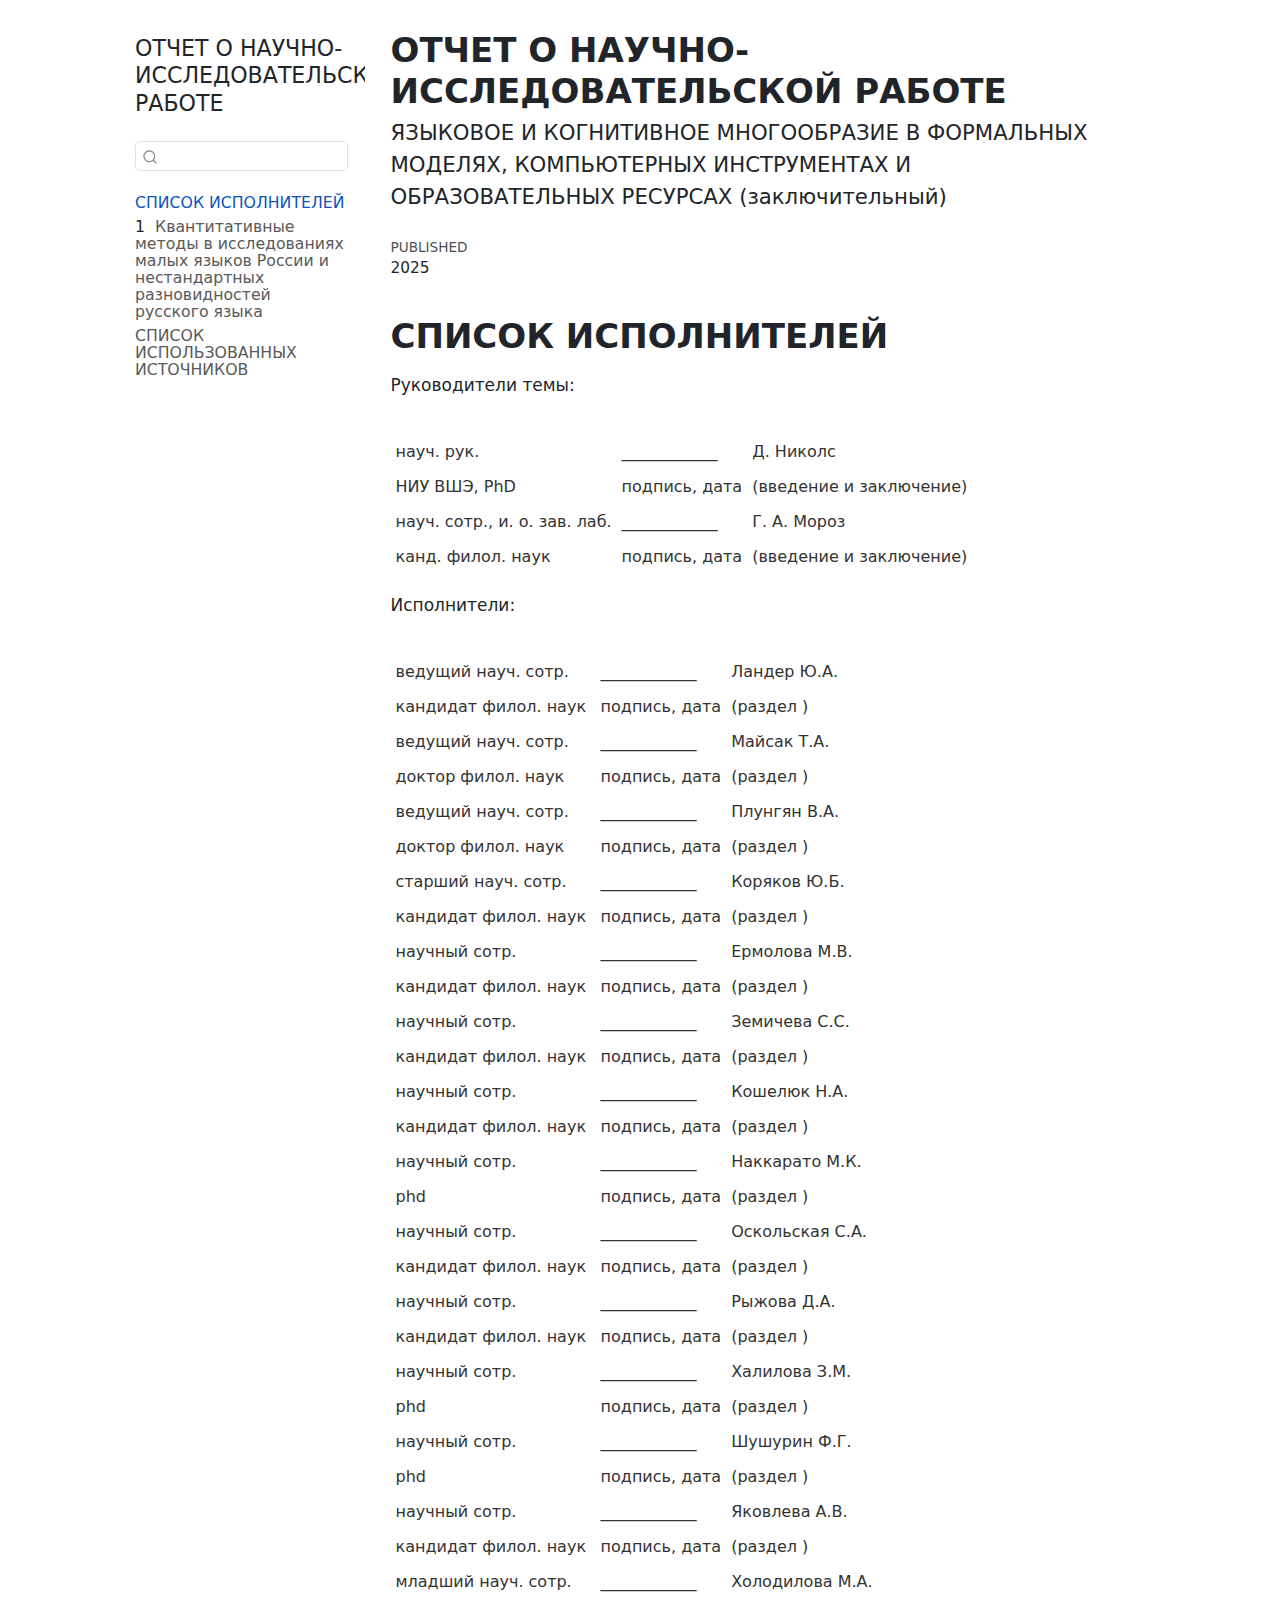
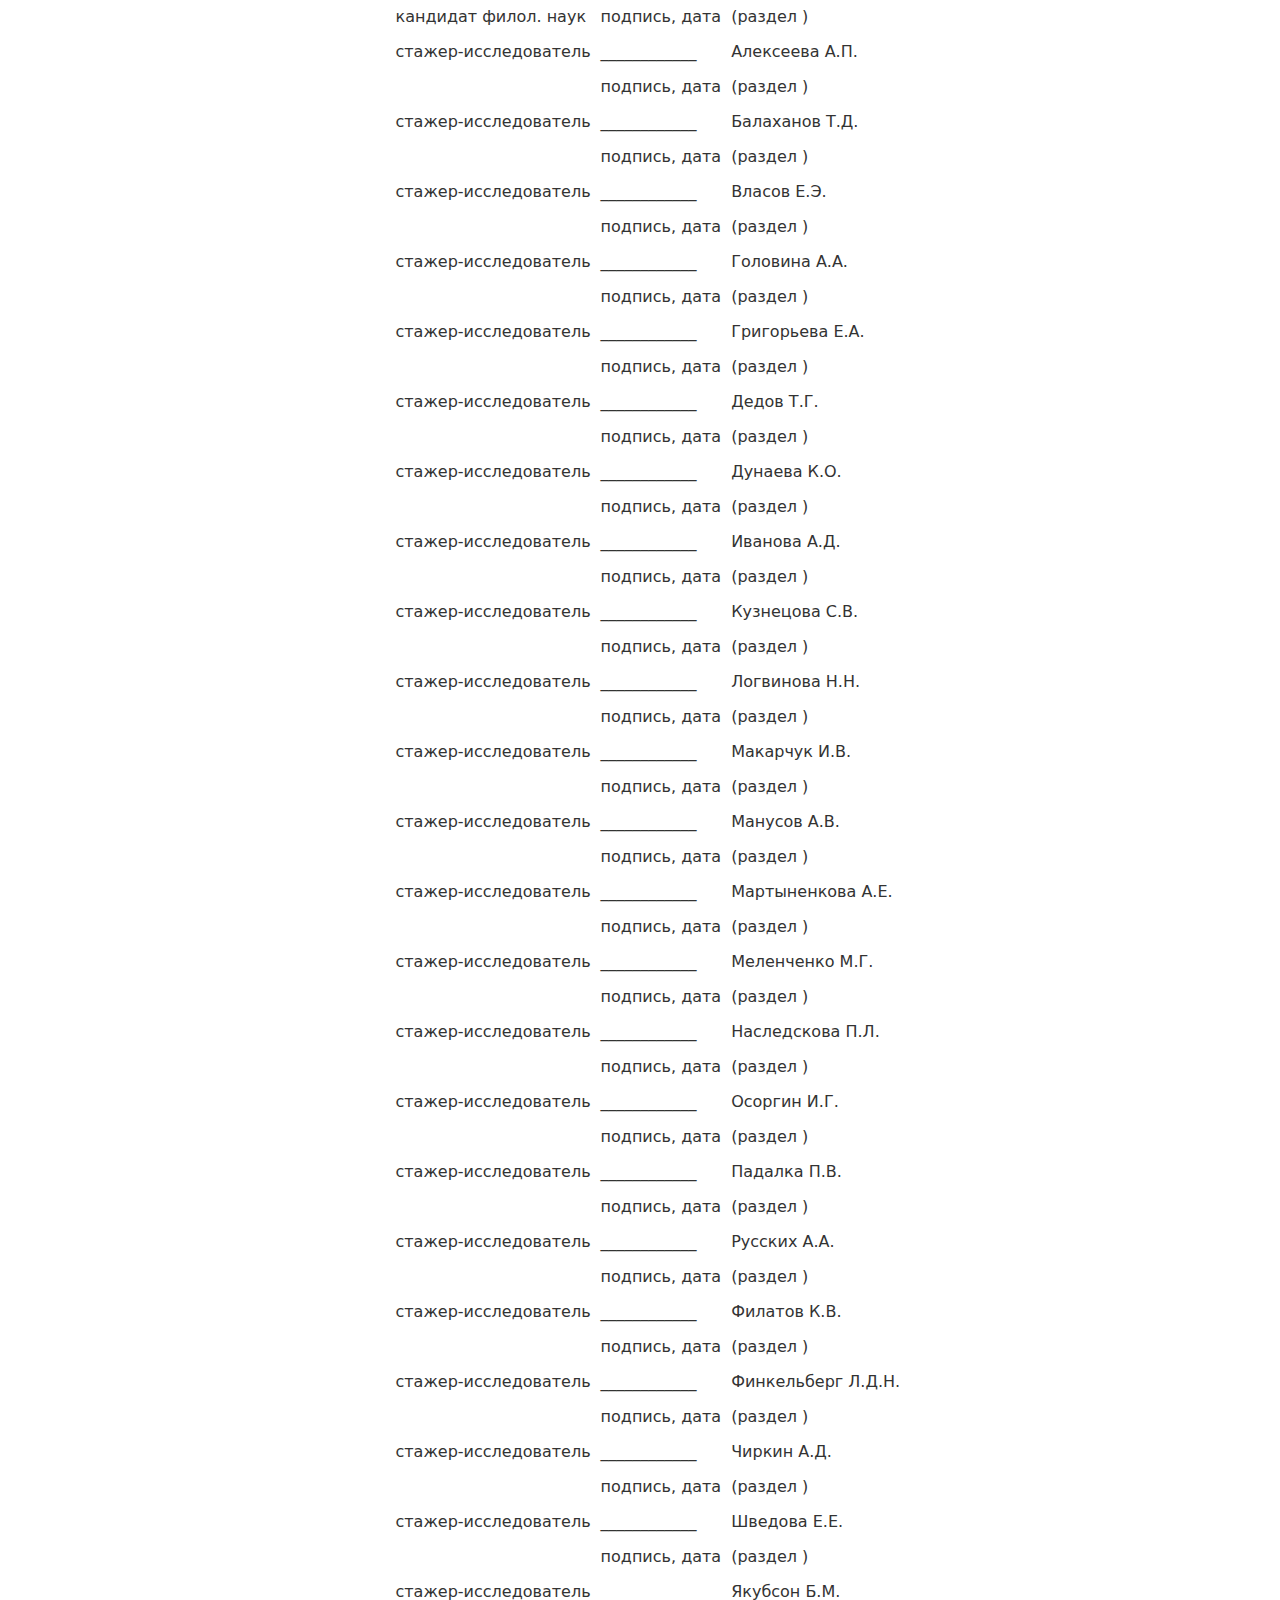
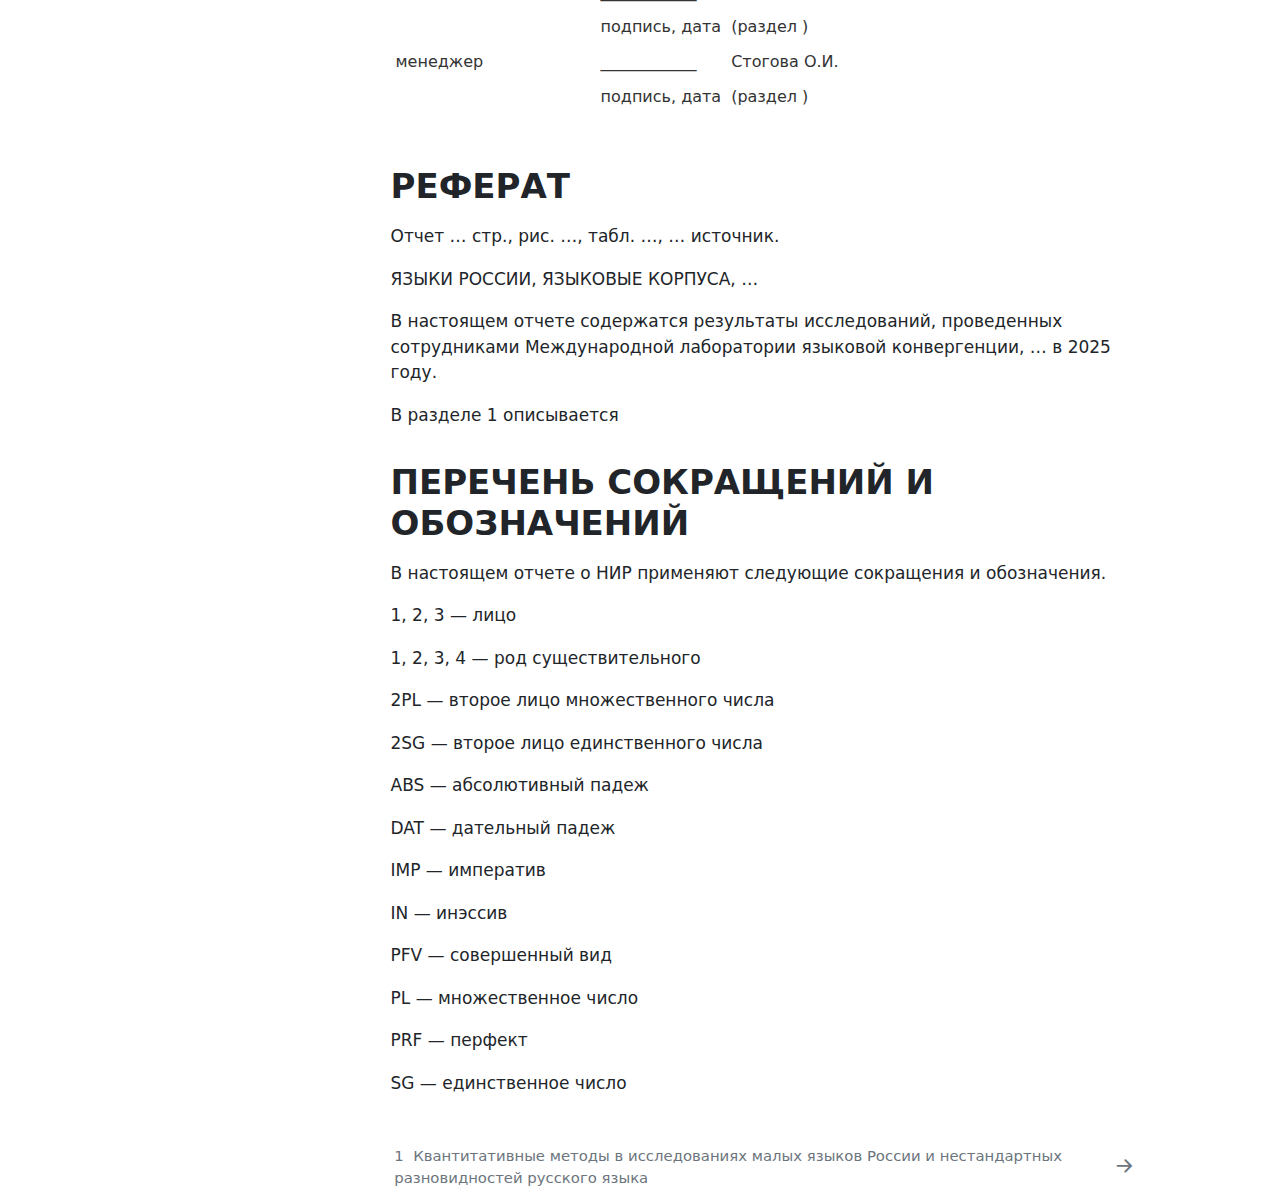
<file: result/index.html>
<!DOCTYPE html>
<html xmlns="http://www.w3.org/1999/xhtml" lang="en" xml:lang="en"><head>

<meta charset="utf-8">
<meta name="generator" content="quarto-1.7.29">

<meta name="viewport" content="width=device-width, initial-scale=1.0, user-scalable=yes">

<meta name="dcterms.date" content="2025-01-01">

<title>ОТЧЕТ О НАУЧНО-ИССЛЕДОВАТЕЛЬСКОЙ РАБОТЕ</title>
<style>
code{white-space: pre-wrap;}
span.smallcaps{font-variant: small-caps;}
div.columns{display: flex; gap: min(4vw, 1.5em);}
div.column{flex: auto; overflow-x: auto;}
div.hanging-indent{margin-left: 1.5em; text-indent: -1.5em;}
ul.task-list{list-style: none;}
ul.task-list li input[type="checkbox"] {
  width: 0.8em;
  margin: 0 0.8em 0.2em -1em; /* quarto-specific, see https://github.com/quarto-dev/quarto-cli/issues/4556 */ 
  vertical-align: middle;
}
</style>


<script src="site_libs/quarto-nav/quarto-nav.js"></script>
<script src="site_libs/quarto-nav/headroom.min.js"></script>
<script src="site_libs/clipboard/clipboard.min.js"></script>
<script src="site_libs/quarto-search/autocomplete.umd.js"></script>
<script src="site_libs/quarto-search/fuse.min.js"></script>
<script src="site_libs/quarto-search/quarto-search.js"></script>
<meta name="quarto:offset" content="./">
<link href="./01_chapter.html" rel="next">
<script src="site_libs/quarto-html/quarto.js" type="module"></script>
<script src="site_libs/quarto-html/tabsets/tabsets.js" type="module"></script>
<script src="site_libs/quarto-html/popper.min.js"></script>
<script src="site_libs/quarto-html/tippy.umd.min.js"></script>
<script src="site_libs/quarto-html/anchor.min.js"></script>
<link href="site_libs/quarto-html/tippy.css" rel="stylesheet">
<link href="site_libs/quarto-html/quarto-syntax-highlighting-bcbce66894bfa8e7e94e40e0186b9bb8.css" rel="stylesheet" id="quarto-text-highlighting-styles">
<script src="site_libs/bootstrap/bootstrap.min.js"></script>
<link href="site_libs/bootstrap/bootstrap-icons.css" rel="stylesheet">
<link href="site_libs/bootstrap/bootstrap-22a2acbb0f7ec22c15d721aa9f56f094.min.css" rel="stylesheet" append-hash="true" id="quarto-bootstrap" data-mode="light">
<script id="quarto-search-options" type="application/json">{
  "location": "sidebar",
  "copy-button": false,
  "collapse-after": 3,
  "panel-placement": "start",
  "type": "textbox",
  "limit": 50,
  "keyboard-shortcut": [
    "f",
    "/",
    "s"
  ],
  "show-item-context": false,
  "language": {
    "search-no-results-text": "No results",
    "search-matching-documents-text": "matching documents",
    "search-copy-link-title": "Copy link to search",
    "search-hide-matches-text": "Hide additional matches",
    "search-more-match-text": "more match in this document",
    "search-more-matches-text": "more matches in this document",
    "search-clear-button-title": "Clear",
    "search-text-placeholder": "",
    "search-detached-cancel-button-title": "Cancel",
    "search-submit-button-title": "Submit",
    "search-label": "Search"
  }
}</script>


</head>

<body class="nav-sidebar floating fullcontent quarto-light">

<div id="quarto-search-results"></div>
  <header id="quarto-header" class="headroom fixed-top">
  <nav class="quarto-secondary-nav">
    <div class="container-fluid d-flex">
      <button type="button" class="quarto-btn-toggle btn" data-bs-toggle="collapse" role="button" data-bs-target=".quarto-sidebar-collapse-item" aria-controls="quarto-sidebar" aria-expanded="false" aria-label="Toggle sidebar navigation" onclick="if (window.quartoToggleHeadroom) { window.quartoToggleHeadroom(); }">
        <i class="bi bi-layout-text-sidebar-reverse"></i>
      </button>
        <nav class="quarto-page-breadcrumbs" aria-label="breadcrumb"><ol class="breadcrumb"><li class="breadcrumb-item"><a href="./index.html">СПИСОК ИСПОЛНИТЕЛЕЙ</a></li></ol></nav>
        <a class="flex-grow-1" role="navigation" data-bs-toggle="collapse" data-bs-target=".quarto-sidebar-collapse-item" aria-controls="quarto-sidebar" aria-expanded="false" aria-label="Toggle sidebar navigation" onclick="if (window.quartoToggleHeadroom) { window.quartoToggleHeadroom(); }">      
        </a>
      <button type="button" class="btn quarto-search-button" aria-label="Search" onclick="window.quartoOpenSearch();">
        <i class="bi bi-search"></i>
      </button>
    </div>
  </nav>
</header>
<!-- content -->
<div id="quarto-content" class="quarto-container page-columns page-rows-contents page-layout-article">
<!-- sidebar -->
  <nav id="quarto-sidebar" class="sidebar collapse collapse-horizontal quarto-sidebar-collapse-item sidebar-navigation floating overflow-auto">
    <div class="pt-lg-2 mt-2 text-left sidebar-header">
    <div class="sidebar-title mb-0 py-0">
      <a href="./">ОТЧЕТ О НАУЧНО-ИССЛЕДОВАТЕЛЬСКОЙ РАБОТЕ</a> 
    </div>
      </div>
        <div class="mt-2 flex-shrink-0 align-items-center">
        <div class="sidebar-search">
        <div id="quarto-search" class="" title="Search"></div>
        </div>
        </div>
    <div class="sidebar-menu-container"> 
    <ul class="list-unstyled mt-1">
        <li class="sidebar-item">
  <div class="sidebar-item-container"> 
  <a href="./index.html" class="sidebar-item-text sidebar-link active">
 <span class="menu-text">СПИСОК ИСПОЛНИТЕЛЕЙ</span></a>
  </div>
</li>
        <li class="sidebar-item">
  <div class="sidebar-item-container"> 
  <a href="./01_chapter.html" class="sidebar-item-text sidebar-link">
 <span class="menu-text"><span class="chapter-number">1</span>&nbsp; <span class="chapter-title">Квантитативные методы в исследованиях малых языков России и нестандартных разновидностей русского языка</span></span></a>
  </div>
</li>
        <li class="sidebar-item">
  <div class="sidebar-item-container"> 
  <a href="./13_references.html" class="sidebar-item-text sidebar-link">
 <span class="menu-text">СПИСОК ИСПОЛЬЗОВАННЫХ ИСТОЧНИКОВ</span></a>
  </div>
</li>
    </ul>
    </div>
</nav>
<div id="quarto-sidebar-glass" class="quarto-sidebar-collapse-item" data-bs-toggle="collapse" data-bs-target=".quarto-sidebar-collapse-item"></div>
<!-- margin-sidebar -->
    
<!-- main -->
<main class="content" id="quarto-document-content">

<header id="title-block-header" class="quarto-title-block default">
<div class="quarto-title">
<h1 class="title">ОТЧЕТ О НАУЧНО-ИССЛЕДОВАТЕЛЬСКОЙ РАБОТЕ</h1>
<p class="subtitle lead">ЯЗЫКОВОЕ И КОГНИТИВНОЕ МНОГООБРАЗИЕ В ФОРМАЛЬНЫХ МОДЕЛЯХ, КОМПЬЮТЕРНЫХ ИНСТРУМЕНТАХ И ОБРАЗОВАТЕЛЬНЫХ РЕСУРСАХ (заключительный)</p>
</div>



<div class="quarto-title-meta">

    
    <div>
    <div class="quarto-title-meta-heading">Published</div>
    <div class="quarto-title-meta-contents">
      <p class="date">2025</p>
    </div>
  </div>
  
    
  </div>
  


</header>


<section id="список-исполнителей" class="level1 unnumbered unlisted">
<h1 class="unnumbered unlisted">СПИСОК ИСПОЛНИТЕЛЕЙ</h1>
<p>Руководители темы:</p>
<div class="cell">
<div class="cell-output-display">
<div id="fsbgnkvpqz" style="padding-left:0px;padding-right:0px;padding-top:10px;padding-bottom:10px;overflow-x:auto;overflow-y:auto;width:auto;height:auto;">
<style>#fsbgnkvpqz table {
  font-family: system-ui, 'Segoe UI', Roboto, Helvetica, Arial, sans-serif, 'Apple Color Emoji', 'Segoe UI Emoji', 'Segoe UI Symbol', 'Noto Color Emoji';
  -webkit-font-smoothing: antialiased;
  -moz-osx-font-smoothing: grayscale;
}

#fsbgnkvpqz thead, #fsbgnkvpqz tbody, #fsbgnkvpqz tfoot, #fsbgnkvpqz tr, #fsbgnkvpqz td, #fsbgnkvpqz th {
  border-style: none;
}

#fsbgnkvpqz p {
  margin: 0;
  padding: 0;
}

#fsbgnkvpqz .gt_table {
  display: table;
  border-collapse: collapse;
  line-height: normal;
  margin-left: 0;
  margin-right: auto;
  color: #333333;
  font-size: 16px;
  font-weight: normal;
  font-style: normal;
  background-color: #FFFFFF;
  width: auto;
  border-top-style: none;
  border-top-width: 2px;
  border-top-color: #A8A8A8;
  border-right-style: none;
  border-right-width: 2px;
  border-right-color: #D3D3D3;
  border-bottom-style: none;
  border-bottom-width: 2px;
  border-bottom-color: #A8A8A8;
  border-left-style: none;
  border-left-width: 2px;
  border-left-color: #D3D3D3;
}

#fsbgnkvpqz .gt_caption {
  padding-top: 4px;
  padding-bottom: 4px;
}

#fsbgnkvpqz .gt_title {
  color: #333333;
  font-size: 125%;
  font-weight: initial;
  padding-top: 4px;
  padding-bottom: 4px;
  padding-left: 5px;
  padding-right: 5px;
  border-bottom-color: #FFFFFF;
  border-bottom-width: 0;
}

#fsbgnkvpqz .gt_subtitle {
  color: #333333;
  font-size: 85%;
  font-weight: initial;
  padding-top: 3px;
  padding-bottom: 5px;
  padding-left: 5px;
  padding-right: 5px;
  border-top-color: #FFFFFF;
  border-top-width: 0;
}

#fsbgnkvpqz .gt_heading {
  background-color: #FFFFFF;
  text-align: center;
  border-bottom-color: #FFFFFF;
  border-left-style: none;
  border-left-width: 1px;
  border-left-color: #D3D3D3;
  border-right-style: none;
  border-right-width: 1px;
  border-right-color: #D3D3D3;
}

#fsbgnkvpqz .gt_bottom_border {
  border-bottom-style: none;
  border-bottom-width: 2px;
  border-bottom-color: #D3D3D3;
}

#fsbgnkvpqz .gt_col_headings {
  border-top-style: none;
  border-top-width: 2px;
  border-top-color: #D3D3D3;
  border-bottom-style: none;
  border-bottom-width: 2px;
  border-bottom-color: #D3D3D3;
  border-left-style: none;
  border-left-width: 1px;
  border-left-color: #D3D3D3;
  border-right-style: none;
  border-right-width: 1px;
  border-right-color: #D3D3D3;
}

#fsbgnkvpqz .gt_col_heading {
  color: #333333;
  background-color: #FFFFFF;
  font-size: 100%;
  font-weight: normal;
  text-transform: inherit;
  border-left-style: none;
  border-left-width: 1px;
  border-left-color: #D3D3D3;
  border-right-style: none;
  border-right-width: 1px;
  border-right-color: #D3D3D3;
  vertical-align: bottom;
  padding-top: 5px;
  padding-bottom: 6px;
  padding-left: 5px;
  padding-right: 5px;
  overflow-x: hidden;
}

#fsbgnkvpqz .gt_column_spanner_outer {
  color: #333333;
  background-color: #FFFFFF;
  font-size: 100%;
  font-weight: normal;
  text-transform: inherit;
  padding-top: 0;
  padding-bottom: 0;
  padding-left: 4px;
  padding-right: 4px;
}

#fsbgnkvpqz .gt_column_spanner_outer:first-child {
  padding-left: 0;
}

#fsbgnkvpqz .gt_column_spanner_outer:last-child {
  padding-right: 0;
}

#fsbgnkvpqz .gt_column_spanner {
  border-bottom-style: none;
  border-bottom-width: 2px;
  border-bottom-color: #D3D3D3;
  vertical-align: bottom;
  padding-top: 5px;
  padding-bottom: 5px;
  overflow-x: hidden;
  display: inline-block;
  width: 100%;
}

#fsbgnkvpqz .gt_spanner_row {
  border-bottom-style: hidden;
}

#fsbgnkvpqz .gt_group_heading {
  padding-top: 8px;
  padding-bottom: 8px;
  padding-left: 5px;
  padding-right: 5px;
  color: #333333;
  background-color: #FFFFFF;
  font-size: 100%;
  font-weight: initial;
  text-transform: inherit;
  border-top-style: none;
  border-top-width: 2px;
  border-top-color: #D3D3D3;
  border-bottom-style: none;
  border-bottom-width: 2px;
  border-bottom-color: #D3D3D3;
  border-left-style: none;
  border-left-width: 1px;
  border-left-color: #D3D3D3;
  border-right-style: none;
  border-right-width: 1px;
  border-right-color: #D3D3D3;
  vertical-align: middle;
  text-align: left;
}

#fsbgnkvpqz .gt_empty_group_heading {
  padding: 0.5px;
  color: #333333;
  background-color: #FFFFFF;
  font-size: 100%;
  font-weight: initial;
  border-top-style: none;
  border-top-width: 2px;
  border-top-color: #D3D3D3;
  border-bottom-style: none;
  border-bottom-width: 2px;
  border-bottom-color: #D3D3D3;
  vertical-align: middle;
}

#fsbgnkvpqz .gt_from_md > :first-child {
  margin-top: 0;
}

#fsbgnkvpqz .gt_from_md > :last-child {
  margin-bottom: 0;
}

#fsbgnkvpqz .gt_row {
  padding-top: 8px;
  padding-bottom: 8px;
  padding-left: 5px;
  padding-right: 5px;
  margin: 10px;
  border-top-style: none;
  border-top-width: 1px;
  border-top-color: #D3D3D3;
  border-left-style: none;
  border-left-width: 1px;
  border-left-color: #D3D3D3;
  border-right-style: none;
  border-right-width: 1px;
  border-right-color: #D3D3D3;
  vertical-align: middle;
  overflow-x: hidden;
}

#fsbgnkvpqz .gt_stub {
  color: #333333;
  background-color: #FFFFFF;
  font-size: 100%;
  font-weight: initial;
  text-transform: inherit;
  border-right-style: none;
  border-right-width: 2px;
  border-right-color: #D3D3D3;
  padding-left: 5px;
  padding-right: 5px;
}

#fsbgnkvpqz .gt_stub_row_group {
  color: #333333;
  background-color: #FFFFFF;
  font-size: 100%;
  font-weight: initial;
  text-transform: inherit;
  border-right-style: none;
  border-right-width: 2px;
  border-right-color: #D3D3D3;
  padding-left: 5px;
  padding-right: 5px;
  vertical-align: top;
}

#fsbgnkvpqz .gt_row_group_first td {
  border-top-width: 2px;
}

#fsbgnkvpqz .gt_row_group_first th {
  border-top-width: 2px;
}

#fsbgnkvpqz .gt_summary_row {
  color: #333333;
  background-color: #FFFFFF;
  text-transform: inherit;
  padding-top: 8px;
  padding-bottom: 8px;
  padding-left: 5px;
  padding-right: 5px;
}

#fsbgnkvpqz .gt_first_summary_row {
  border-top-style: none;
  border-top-color: #D3D3D3;
}

#fsbgnkvpqz .gt_first_summary_row.thick {
  border-top-width: 2px;
}

#fsbgnkvpqz .gt_last_summary_row {
  padding-top: 8px;
  padding-bottom: 8px;
  padding-left: 5px;
  padding-right: 5px;
  border-bottom-style: none;
  border-bottom-width: 2px;
  border-bottom-color: #D3D3D3;
}

#fsbgnkvpqz .gt_grand_summary_row {
  color: #333333;
  background-color: #FFFFFF;
  text-transform: inherit;
  padding-top: 8px;
  padding-bottom: 8px;
  padding-left: 5px;
  padding-right: 5px;
}

#fsbgnkvpqz .gt_first_grand_summary_row {
  padding-top: 8px;
  padding-bottom: 8px;
  padding-left: 5px;
  padding-right: 5px;
  border-top-style: none;
  border-top-width: 6px;
  border-top-color: #D3D3D3;
}

#fsbgnkvpqz .gt_last_grand_summary_row_top {
  padding-top: 8px;
  padding-bottom: 8px;
  padding-left: 5px;
  padding-right: 5px;
  border-bottom-style: none;
  border-bottom-width: 6px;
  border-bottom-color: #D3D3D3;
}

#fsbgnkvpqz .gt_striped {
  background-color: rgba(128, 128, 128, 0.05);
}

#fsbgnkvpqz .gt_table_body {
  border-top-style: none;
  border-top-width: 2px;
  border-top-color: #D3D3D3;
  border-bottom-style: none;
  border-bottom-width: 2px;
  border-bottom-color: #D3D3D3;
}

#fsbgnkvpqz .gt_footnotes {
  color: #333333;
  background-color: #FFFFFF;
  border-bottom-style: none;
  border-bottom-width: 2px;
  border-bottom-color: #D3D3D3;
  border-left-style: none;
  border-left-width: 2px;
  border-left-color: #D3D3D3;
  border-right-style: none;
  border-right-width: 2px;
  border-right-color: #D3D3D3;
}

#fsbgnkvpqz .gt_footnote {
  margin: 0px;
  font-size: 90%;
  padding-top: 4px;
  padding-bottom: 4px;
  padding-left: 5px;
  padding-right: 5px;
}

#fsbgnkvpqz .gt_sourcenotes {
  color: #333333;
  background-color: #FFFFFF;
  border-bottom-style: none;
  border-bottom-width: 2px;
  border-bottom-color: #D3D3D3;
  border-left-style: none;
  border-left-width: 2px;
  border-left-color: #D3D3D3;
  border-right-style: none;
  border-right-width: 2px;
  border-right-color: #D3D3D3;
}

#fsbgnkvpqz .gt_sourcenote {
  font-size: 90%;
  padding-top: 4px;
  padding-bottom: 4px;
  padding-left: 5px;
  padding-right: 5px;
}

#fsbgnkvpqz .gt_left {
  text-align: left;
}

#fsbgnkvpqz .gt_center {
  text-align: center;
}

#fsbgnkvpqz .gt_right {
  text-align: right;
  font-variant-numeric: tabular-nums;
}

#fsbgnkvpqz .gt_font_normal {
  font-weight: normal;
}

#fsbgnkvpqz .gt_font_bold {
  font-weight: bold;
}

#fsbgnkvpqz .gt_font_italic {
  font-style: italic;
}

#fsbgnkvpqz .gt_super {
  font-size: 65%;
}

#fsbgnkvpqz .gt_footnote_marks {
  font-size: 75%;
  vertical-align: 0.4em;
  position: initial;
}

#fsbgnkvpqz .gt_asterisk {
  font-size: 100%;
  vertical-align: 0;
}

#fsbgnkvpqz .gt_indent_1 {
  text-indent: 5px;
}

#fsbgnkvpqz .gt_indent_2 {
  text-indent: 10px;
}

#fsbgnkvpqz .gt_indent_3 {
  text-indent: 15px;
}

#fsbgnkvpqz .gt_indent_4 {
  text-indent: 20px;
}

#fsbgnkvpqz .gt_indent_5 {
  text-indent: 25px;
}

#fsbgnkvpqz .katex-display {
  display: inline-flex !important;
  margin-bottom: 0.75em !important;
}

#fsbgnkvpqz div.Reactable > div.rt-table > div.rt-thead > div.rt-tr.rt-tr-group-header > div.rt-th-group:after {
  height: 0px !important;
}
</style>
<table class="gt_table" data-quarto-disable-processing="false" data-quarto-bootstrap="false">
  
  <tbody class="gt_table_body">
    <tr><td headers="p" class="gt_row gt_left">науч. рук.</td>
<td headers="s" class="gt_row gt_left">____________</td>
<td headers="n" class="gt_row gt_left">Д. Николс</td></tr>
    <tr><td headers="p" class="gt_row gt_left">НИУ ВШЭ, PhD</td>
<td headers="s" class="gt_row gt_left">подпись, дата</td>
<td headers="n" class="gt_row gt_left">(введение и заключение)</td></tr>
    <tr><td headers="p" class="gt_row gt_left">науч. сотр., и. о. зав. лаб.</td>
<td headers="s" class="gt_row gt_left">____________</td>
<td headers="n" class="gt_row gt_left">Г. А. Мороз</td></tr>
    <tr><td headers="p" class="gt_row gt_left">канд. филол. наук</td>
<td headers="s" class="gt_row gt_left">подпись, дата</td>
<td headers="n" class="gt_row gt_left">(введение и заключение)</td></tr>
  </tbody>
  
</table>
</div>
</div>
</div>
<p>Исполнители:</p>
<div class="cell">
<div class="cell-output-display">
<div id="obxonrciwr" style="padding-left:0px;padding-right:0px;padding-top:10px;padding-bottom:10px;overflow-x:auto;overflow-y:auto;width:auto;height:auto;">
<style>#obxonrciwr table {
  font-family: system-ui, 'Segoe UI', Roboto, Helvetica, Arial, sans-serif, 'Apple Color Emoji', 'Segoe UI Emoji', 'Segoe UI Symbol', 'Noto Color Emoji';
  -webkit-font-smoothing: antialiased;
  -moz-osx-font-smoothing: grayscale;
}

#obxonrciwr thead, #obxonrciwr tbody, #obxonrciwr tfoot, #obxonrciwr tr, #obxonrciwr td, #obxonrciwr th {
  border-style: none;
}

#obxonrciwr p {
  margin: 0;
  padding: 0;
}

#obxonrciwr .gt_table {
  display: table;
  border-collapse: collapse;
  line-height: normal;
  margin-left: 0;
  margin-right: auto;
  color: #333333;
  font-size: 16px;
  font-weight: normal;
  font-style: normal;
  background-color: #FFFFFF;
  width: auto;
  border-top-style: none;
  border-top-width: 2px;
  border-top-color: #A8A8A8;
  border-right-style: none;
  border-right-width: 2px;
  border-right-color: #D3D3D3;
  border-bottom-style: none;
  border-bottom-width: 2px;
  border-bottom-color: #A8A8A8;
  border-left-style: none;
  border-left-width: 2px;
  border-left-color: #D3D3D3;
}

#obxonrciwr .gt_caption {
  padding-top: 4px;
  padding-bottom: 4px;
}

#obxonrciwr .gt_title {
  color: #333333;
  font-size: 125%;
  font-weight: initial;
  padding-top: 4px;
  padding-bottom: 4px;
  padding-left: 5px;
  padding-right: 5px;
  border-bottom-color: #FFFFFF;
  border-bottom-width: 0;
}

#obxonrciwr .gt_subtitle {
  color: #333333;
  font-size: 85%;
  font-weight: initial;
  padding-top: 3px;
  padding-bottom: 5px;
  padding-left: 5px;
  padding-right: 5px;
  border-top-color: #FFFFFF;
  border-top-width: 0;
}

#obxonrciwr .gt_heading {
  background-color: #FFFFFF;
  text-align: center;
  border-bottom-color: #FFFFFF;
  border-left-style: none;
  border-left-width: 1px;
  border-left-color: #D3D3D3;
  border-right-style: none;
  border-right-width: 1px;
  border-right-color: #D3D3D3;
}

#obxonrciwr .gt_bottom_border {
  border-bottom-style: none;
  border-bottom-width: 2px;
  border-bottom-color: #D3D3D3;
}

#obxonrciwr .gt_col_headings {
  border-top-style: none;
  border-top-width: 2px;
  border-top-color: #D3D3D3;
  border-bottom-style: none;
  border-bottom-width: 2px;
  border-bottom-color: #D3D3D3;
  border-left-style: none;
  border-left-width: 1px;
  border-left-color: #D3D3D3;
  border-right-style: none;
  border-right-width: 1px;
  border-right-color: #D3D3D3;
}

#obxonrciwr .gt_col_heading {
  color: #333333;
  background-color: #FFFFFF;
  font-size: 100%;
  font-weight: normal;
  text-transform: inherit;
  border-left-style: none;
  border-left-width: 1px;
  border-left-color: #D3D3D3;
  border-right-style: none;
  border-right-width: 1px;
  border-right-color: #D3D3D3;
  vertical-align: bottom;
  padding-top: 5px;
  padding-bottom: 6px;
  padding-left: 5px;
  padding-right: 5px;
  overflow-x: hidden;
}

#obxonrciwr .gt_column_spanner_outer {
  color: #333333;
  background-color: #FFFFFF;
  font-size: 100%;
  font-weight: normal;
  text-transform: inherit;
  padding-top: 0;
  padding-bottom: 0;
  padding-left: 4px;
  padding-right: 4px;
}

#obxonrciwr .gt_column_spanner_outer:first-child {
  padding-left: 0;
}

#obxonrciwr .gt_column_spanner_outer:last-child {
  padding-right: 0;
}

#obxonrciwr .gt_column_spanner {
  border-bottom-style: none;
  border-bottom-width: 2px;
  border-bottom-color: #D3D3D3;
  vertical-align: bottom;
  padding-top: 5px;
  padding-bottom: 5px;
  overflow-x: hidden;
  display: inline-block;
  width: 100%;
}

#obxonrciwr .gt_spanner_row {
  border-bottom-style: hidden;
}

#obxonrciwr .gt_group_heading {
  padding-top: 8px;
  padding-bottom: 8px;
  padding-left: 5px;
  padding-right: 5px;
  color: #333333;
  background-color: #FFFFFF;
  font-size: 100%;
  font-weight: initial;
  text-transform: inherit;
  border-top-style: none;
  border-top-width: 2px;
  border-top-color: #D3D3D3;
  border-bottom-style: none;
  border-bottom-width: 2px;
  border-bottom-color: #D3D3D3;
  border-left-style: none;
  border-left-width: 1px;
  border-left-color: #D3D3D3;
  border-right-style: none;
  border-right-width: 1px;
  border-right-color: #D3D3D3;
  vertical-align: middle;
  text-align: left;
}

#obxonrciwr .gt_empty_group_heading {
  padding: 0.5px;
  color: #333333;
  background-color: #FFFFFF;
  font-size: 100%;
  font-weight: initial;
  border-top-style: none;
  border-top-width: 2px;
  border-top-color: #D3D3D3;
  border-bottom-style: none;
  border-bottom-width: 2px;
  border-bottom-color: #D3D3D3;
  vertical-align: middle;
}

#obxonrciwr .gt_from_md > :first-child {
  margin-top: 0;
}

#obxonrciwr .gt_from_md > :last-child {
  margin-bottom: 0;
}

#obxonrciwr .gt_row {
  padding-top: 8px;
  padding-bottom: 8px;
  padding-left: 5px;
  padding-right: 5px;
  margin: 10px;
  border-top-style: none;
  border-top-width: 1px;
  border-top-color: #D3D3D3;
  border-left-style: none;
  border-left-width: 1px;
  border-left-color: #D3D3D3;
  border-right-style: none;
  border-right-width: 1px;
  border-right-color: #D3D3D3;
  vertical-align: middle;
  overflow-x: hidden;
}

#obxonrciwr .gt_stub {
  color: #333333;
  background-color: #FFFFFF;
  font-size: 100%;
  font-weight: initial;
  text-transform: inherit;
  border-right-style: none;
  border-right-width: 2px;
  border-right-color: #D3D3D3;
  padding-left: 5px;
  padding-right: 5px;
}

#obxonrciwr .gt_stub_row_group {
  color: #333333;
  background-color: #FFFFFF;
  font-size: 100%;
  font-weight: initial;
  text-transform: inherit;
  border-right-style: none;
  border-right-width: 2px;
  border-right-color: #D3D3D3;
  padding-left: 5px;
  padding-right: 5px;
  vertical-align: top;
}

#obxonrciwr .gt_row_group_first td {
  border-top-width: 2px;
}

#obxonrciwr .gt_row_group_first th {
  border-top-width: 2px;
}

#obxonrciwr .gt_summary_row {
  color: #333333;
  background-color: #FFFFFF;
  text-transform: inherit;
  padding-top: 8px;
  padding-bottom: 8px;
  padding-left: 5px;
  padding-right: 5px;
}

#obxonrciwr .gt_first_summary_row {
  border-top-style: none;
  border-top-color: #D3D3D3;
}

#obxonrciwr .gt_first_summary_row.thick {
  border-top-width: 2px;
}

#obxonrciwr .gt_last_summary_row {
  padding-top: 8px;
  padding-bottom: 8px;
  padding-left: 5px;
  padding-right: 5px;
  border-bottom-style: none;
  border-bottom-width: 2px;
  border-bottom-color: #D3D3D3;
}

#obxonrciwr .gt_grand_summary_row {
  color: #333333;
  background-color: #FFFFFF;
  text-transform: inherit;
  padding-top: 8px;
  padding-bottom: 8px;
  padding-left: 5px;
  padding-right: 5px;
}

#obxonrciwr .gt_first_grand_summary_row {
  padding-top: 8px;
  padding-bottom: 8px;
  padding-left: 5px;
  padding-right: 5px;
  border-top-style: none;
  border-top-width: 6px;
  border-top-color: #D3D3D3;
}

#obxonrciwr .gt_last_grand_summary_row_top {
  padding-top: 8px;
  padding-bottom: 8px;
  padding-left: 5px;
  padding-right: 5px;
  border-bottom-style: none;
  border-bottom-width: 6px;
  border-bottom-color: #D3D3D3;
}

#obxonrciwr .gt_striped {
  background-color: rgba(128, 128, 128, 0.05);
}

#obxonrciwr .gt_table_body {
  border-top-style: none;
  border-top-width: 2px;
  border-top-color: #D3D3D3;
  border-bottom-style: none;
  border-bottom-width: 2px;
  border-bottom-color: #D3D3D3;
}

#obxonrciwr .gt_footnotes {
  color: #333333;
  background-color: #FFFFFF;
  border-bottom-style: none;
  border-bottom-width: 2px;
  border-bottom-color: #D3D3D3;
  border-left-style: none;
  border-left-width: 2px;
  border-left-color: #D3D3D3;
  border-right-style: none;
  border-right-width: 2px;
  border-right-color: #D3D3D3;
}

#obxonrciwr .gt_footnote {
  margin: 0px;
  font-size: 90%;
  padding-top: 4px;
  padding-bottom: 4px;
  padding-left: 5px;
  padding-right: 5px;
}

#obxonrciwr .gt_sourcenotes {
  color: #333333;
  background-color: #FFFFFF;
  border-bottom-style: none;
  border-bottom-width: 2px;
  border-bottom-color: #D3D3D3;
  border-left-style: none;
  border-left-width: 2px;
  border-left-color: #D3D3D3;
  border-right-style: none;
  border-right-width: 2px;
  border-right-color: #D3D3D3;
}

#obxonrciwr .gt_sourcenote {
  font-size: 90%;
  padding-top: 4px;
  padding-bottom: 4px;
  padding-left: 5px;
  padding-right: 5px;
}

#obxonrciwr .gt_left {
  text-align: left;
}

#obxonrciwr .gt_center {
  text-align: center;
}

#obxonrciwr .gt_right {
  text-align: right;
  font-variant-numeric: tabular-nums;
}

#obxonrciwr .gt_font_normal {
  font-weight: normal;
}

#obxonrciwr .gt_font_bold {
  font-weight: bold;
}

#obxonrciwr .gt_font_italic {
  font-style: italic;
}

#obxonrciwr .gt_super {
  font-size: 65%;
}

#obxonrciwr .gt_footnote_marks {
  font-size: 75%;
  vertical-align: 0.4em;
  position: initial;
}

#obxonrciwr .gt_asterisk {
  font-size: 100%;
  vertical-align: 0;
}

#obxonrciwr .gt_indent_1 {
  text-indent: 5px;
}

#obxonrciwr .gt_indent_2 {
  text-indent: 10px;
}

#obxonrciwr .gt_indent_3 {
  text-indent: 15px;
}

#obxonrciwr .gt_indent_4 {
  text-indent: 20px;
}

#obxonrciwr .gt_indent_5 {
  text-indent: 25px;
}

#obxonrciwr .katex-display {
  display: inline-flex !important;
  margin-bottom: 0.75em !important;
}

#obxonrciwr div.Reactable > div.rt-table > div.rt-thead > div.rt-tr.rt-tr-group-header > div.rt-th-group:after {
  height: 0px !important;
}
</style>
<table class="gt_table" data-quarto-disable-processing="false" data-quarto-bootstrap="false">
  
  <tbody class="gt_table_body">
    <tr><td headers="p" class="gt_row gt_left">ведущий науч. сотр.</td>
<td headers="s" class="gt_row gt_left">____________</td>
<td headers="n" class="gt_row gt_left">Ландер Ю.А.</td></tr>
    <tr><td headers="p" class="gt_row gt_left">кандидат филол. наук</td>
<td headers="s" class="gt_row gt_left">подпись, дата</td>
<td headers="n" class="gt_row gt_left">(раздел )</td></tr>
    <tr><td headers="p" class="gt_row gt_left">ведущий науч. сотр.</td>
<td headers="s" class="gt_row gt_left">____________</td>
<td headers="n" class="gt_row gt_left">Майсак Т.А.</td></tr>
    <tr><td headers="p" class="gt_row gt_left">доктор филол. наук</td>
<td headers="s" class="gt_row gt_left">подпись, дата</td>
<td headers="n" class="gt_row gt_left">(раздел )</td></tr>
    <tr><td headers="p" class="gt_row gt_left">ведущий науч. сотр.</td>
<td headers="s" class="gt_row gt_left">____________</td>
<td headers="n" class="gt_row gt_left">Плунгян В.А.</td></tr>
    <tr><td headers="p" class="gt_row gt_left">доктор филол. наук</td>
<td headers="s" class="gt_row gt_left">подпись, дата</td>
<td headers="n" class="gt_row gt_left">(раздел )</td></tr>
    <tr><td headers="p" class="gt_row gt_left">старший науч. сотр.</td>
<td headers="s" class="gt_row gt_left">____________</td>
<td headers="n" class="gt_row gt_left">Коряков Ю.Б.</td></tr>
    <tr><td headers="p" class="gt_row gt_left">кандидат филол. наук</td>
<td headers="s" class="gt_row gt_left">подпись, дата</td>
<td headers="n" class="gt_row gt_left">(раздел )</td></tr>
    <tr><td headers="p" class="gt_row gt_left">научный сотр.</td>
<td headers="s" class="gt_row gt_left">____________</td>
<td headers="n" class="gt_row gt_left">Ермолова М.В.</td></tr>
    <tr><td headers="p" class="gt_row gt_left">кандидат филол. наук</td>
<td headers="s" class="gt_row gt_left">подпись, дата</td>
<td headers="n" class="gt_row gt_left">(раздел )</td></tr>
    <tr><td headers="p" class="gt_row gt_left">научный сотр.</td>
<td headers="s" class="gt_row gt_left">____________</td>
<td headers="n" class="gt_row gt_left">Земичева С.С.</td></tr>
    <tr><td headers="p" class="gt_row gt_left">кандидат филол. наук</td>
<td headers="s" class="gt_row gt_left">подпись, дата</td>
<td headers="n" class="gt_row gt_left">(раздел )</td></tr>
    <tr><td headers="p" class="gt_row gt_left">научный сотр.</td>
<td headers="s" class="gt_row gt_left">____________</td>
<td headers="n" class="gt_row gt_left">Кошелюк Н.А.</td></tr>
    <tr><td headers="p" class="gt_row gt_left">кандидат филол. наук</td>
<td headers="s" class="gt_row gt_left">подпись, дата</td>
<td headers="n" class="gt_row gt_left">(раздел )</td></tr>
    <tr><td headers="p" class="gt_row gt_left">научный сотр.</td>
<td headers="s" class="gt_row gt_left">____________</td>
<td headers="n" class="gt_row gt_left">Наккарато М.К.</td></tr>
    <tr><td headers="p" class="gt_row gt_left">phd</td>
<td headers="s" class="gt_row gt_left">подпись, дата</td>
<td headers="n" class="gt_row gt_left">(раздел )</td></tr>
    <tr><td headers="p" class="gt_row gt_left">научный сотр.</td>
<td headers="s" class="gt_row gt_left">____________</td>
<td headers="n" class="gt_row gt_left">Оскольская С.А.</td></tr>
    <tr><td headers="p" class="gt_row gt_left">кандидат филол. наук</td>
<td headers="s" class="gt_row gt_left">подпись, дата</td>
<td headers="n" class="gt_row gt_left">(раздел )</td></tr>
    <tr><td headers="p" class="gt_row gt_left">научный сотр.</td>
<td headers="s" class="gt_row gt_left">____________</td>
<td headers="n" class="gt_row gt_left">Рыжова Д.А.</td></tr>
    <tr><td headers="p" class="gt_row gt_left">кандидат филол. наук</td>
<td headers="s" class="gt_row gt_left">подпись, дата</td>
<td headers="n" class="gt_row gt_left">(раздел )</td></tr>
    <tr><td headers="p" class="gt_row gt_left">научный сотр.</td>
<td headers="s" class="gt_row gt_left">____________</td>
<td headers="n" class="gt_row gt_left">Халилова З.М.</td></tr>
    <tr><td headers="p" class="gt_row gt_left">phd</td>
<td headers="s" class="gt_row gt_left">подпись, дата</td>
<td headers="n" class="gt_row gt_left">(раздел )</td></tr>
    <tr><td headers="p" class="gt_row gt_left">научный сотр.</td>
<td headers="s" class="gt_row gt_left">____________</td>
<td headers="n" class="gt_row gt_left">Шушурин Ф.Г.</td></tr>
    <tr><td headers="p" class="gt_row gt_left">phd</td>
<td headers="s" class="gt_row gt_left">подпись, дата</td>
<td headers="n" class="gt_row gt_left">(раздел )</td></tr>
    <tr><td headers="p" class="gt_row gt_left">научный сотр.</td>
<td headers="s" class="gt_row gt_left">____________</td>
<td headers="n" class="gt_row gt_left">Яковлева А.В.</td></tr>
    <tr><td headers="p" class="gt_row gt_left">кандидат филол. наук</td>
<td headers="s" class="gt_row gt_left">подпись, дата</td>
<td headers="n" class="gt_row gt_left">(раздел )</td></tr>
    <tr><td headers="p" class="gt_row gt_left">младший науч. сотр.</td>
<td headers="s" class="gt_row gt_left">____________</td>
<td headers="n" class="gt_row gt_left">Холодилова М.А.</td></tr>
    <tr><td headers="p" class="gt_row gt_left">кандидат филол. наук</td>
<td headers="s" class="gt_row gt_left">подпись, дата</td>
<td headers="n" class="gt_row gt_left">(раздел )</td></tr>
    <tr><td headers="p" class="gt_row gt_left">стажер-исследователь</td>
<td headers="s" class="gt_row gt_left">____________</td>
<td headers="n" class="gt_row gt_left">Алексеева А.П.</td></tr>
    <tr><td headers="p" class="gt_row gt_left"></td>
<td headers="s" class="gt_row gt_left">подпись, дата</td>
<td headers="n" class="gt_row gt_left">(раздел )</td></tr>
    <tr><td headers="p" class="gt_row gt_left">стажер-исследователь</td>
<td headers="s" class="gt_row gt_left">____________</td>
<td headers="n" class="gt_row gt_left">Балаханов Т.Д.</td></tr>
    <tr><td headers="p" class="gt_row gt_left"></td>
<td headers="s" class="gt_row gt_left">подпись, дата</td>
<td headers="n" class="gt_row gt_left">(раздел )</td></tr>
    <tr><td headers="p" class="gt_row gt_left">стажер-исследователь</td>
<td headers="s" class="gt_row gt_left">____________</td>
<td headers="n" class="gt_row gt_left">Власов Е.Э.</td></tr>
    <tr><td headers="p" class="gt_row gt_left"></td>
<td headers="s" class="gt_row gt_left">подпись, дата</td>
<td headers="n" class="gt_row gt_left">(раздел )</td></tr>
    <tr><td headers="p" class="gt_row gt_left">стажер-исследователь</td>
<td headers="s" class="gt_row gt_left">____________</td>
<td headers="n" class="gt_row gt_left">Головина А.А.</td></tr>
    <tr><td headers="p" class="gt_row gt_left"></td>
<td headers="s" class="gt_row gt_left">подпись, дата</td>
<td headers="n" class="gt_row gt_left">(раздел )</td></tr>
    <tr><td headers="p" class="gt_row gt_left">стажер-исследователь</td>
<td headers="s" class="gt_row gt_left">____________</td>
<td headers="n" class="gt_row gt_left">Григорьева Е.А.</td></tr>
    <tr><td headers="p" class="gt_row gt_left"></td>
<td headers="s" class="gt_row gt_left">подпись, дата</td>
<td headers="n" class="gt_row gt_left">(раздел )</td></tr>
    <tr><td headers="p" class="gt_row gt_left">стажер-исследователь</td>
<td headers="s" class="gt_row gt_left">____________</td>
<td headers="n" class="gt_row gt_left">Дедов Т.Г.</td></tr>
    <tr><td headers="p" class="gt_row gt_left"></td>
<td headers="s" class="gt_row gt_left">подпись, дата</td>
<td headers="n" class="gt_row gt_left">(раздел )</td></tr>
    <tr><td headers="p" class="gt_row gt_left">стажер-исследователь</td>
<td headers="s" class="gt_row gt_left">____________</td>
<td headers="n" class="gt_row gt_left">Дунаева К.О.</td></tr>
    <tr><td headers="p" class="gt_row gt_left"></td>
<td headers="s" class="gt_row gt_left">подпись, дата</td>
<td headers="n" class="gt_row gt_left">(раздел )</td></tr>
    <tr><td headers="p" class="gt_row gt_left">стажер-исследователь</td>
<td headers="s" class="gt_row gt_left">____________</td>
<td headers="n" class="gt_row gt_left">Иванова А.Д.</td></tr>
    <tr><td headers="p" class="gt_row gt_left"></td>
<td headers="s" class="gt_row gt_left">подпись, дата</td>
<td headers="n" class="gt_row gt_left">(раздел )</td></tr>
    <tr><td headers="p" class="gt_row gt_left">стажер-исследователь</td>
<td headers="s" class="gt_row gt_left">____________</td>
<td headers="n" class="gt_row gt_left">Кузнецова С.В.</td></tr>
    <tr><td headers="p" class="gt_row gt_left"></td>
<td headers="s" class="gt_row gt_left">подпись, дата</td>
<td headers="n" class="gt_row gt_left">(раздел )</td></tr>
    <tr><td headers="p" class="gt_row gt_left">стажер-исследователь</td>
<td headers="s" class="gt_row gt_left">____________</td>
<td headers="n" class="gt_row gt_left">Логвинова Н.Н.</td></tr>
    <tr><td headers="p" class="gt_row gt_left"></td>
<td headers="s" class="gt_row gt_left">подпись, дата</td>
<td headers="n" class="gt_row gt_left">(раздел )</td></tr>
    <tr><td headers="p" class="gt_row gt_left">стажер-исследователь</td>
<td headers="s" class="gt_row gt_left">____________</td>
<td headers="n" class="gt_row gt_left">Макарчук И.В.</td></tr>
    <tr><td headers="p" class="gt_row gt_left"></td>
<td headers="s" class="gt_row gt_left">подпись, дата</td>
<td headers="n" class="gt_row gt_left">(раздел )</td></tr>
    <tr><td headers="p" class="gt_row gt_left">стажер-исследователь</td>
<td headers="s" class="gt_row gt_left">____________</td>
<td headers="n" class="gt_row gt_left">Манусов А.В.</td></tr>
    <tr><td headers="p" class="gt_row gt_left"></td>
<td headers="s" class="gt_row gt_left">подпись, дата</td>
<td headers="n" class="gt_row gt_left">(раздел )</td></tr>
    <tr><td headers="p" class="gt_row gt_left">стажер-исследователь</td>
<td headers="s" class="gt_row gt_left">____________</td>
<td headers="n" class="gt_row gt_left">Мартыненкова А.Е.</td></tr>
    <tr><td headers="p" class="gt_row gt_left"></td>
<td headers="s" class="gt_row gt_left">подпись, дата</td>
<td headers="n" class="gt_row gt_left">(раздел )</td></tr>
    <tr><td headers="p" class="gt_row gt_left">стажер-исследователь</td>
<td headers="s" class="gt_row gt_left">____________</td>
<td headers="n" class="gt_row gt_left">Меленченко М.Г.</td></tr>
    <tr><td headers="p" class="gt_row gt_left"></td>
<td headers="s" class="gt_row gt_left">подпись, дата</td>
<td headers="n" class="gt_row gt_left">(раздел )</td></tr>
    <tr><td headers="p" class="gt_row gt_left">стажер-исследователь</td>
<td headers="s" class="gt_row gt_left">____________</td>
<td headers="n" class="gt_row gt_left">Наследскова П.Л.</td></tr>
    <tr><td headers="p" class="gt_row gt_left"></td>
<td headers="s" class="gt_row gt_left">подпись, дата</td>
<td headers="n" class="gt_row gt_left">(раздел )</td></tr>
    <tr><td headers="p" class="gt_row gt_left">стажер-исследователь</td>
<td headers="s" class="gt_row gt_left">____________</td>
<td headers="n" class="gt_row gt_left">Осоргин И.Г.</td></tr>
    <tr><td headers="p" class="gt_row gt_left"></td>
<td headers="s" class="gt_row gt_left">подпись, дата</td>
<td headers="n" class="gt_row gt_left">(раздел )</td></tr>
    <tr><td headers="p" class="gt_row gt_left">стажер-исследователь</td>
<td headers="s" class="gt_row gt_left">____________</td>
<td headers="n" class="gt_row gt_left">Падалка П.В.</td></tr>
    <tr><td headers="p" class="gt_row gt_left"></td>
<td headers="s" class="gt_row gt_left">подпись, дата</td>
<td headers="n" class="gt_row gt_left">(раздел )</td></tr>
    <tr><td headers="p" class="gt_row gt_left">стажер-исследователь</td>
<td headers="s" class="gt_row gt_left">____________</td>
<td headers="n" class="gt_row gt_left">Русских А.А.</td></tr>
    <tr><td headers="p" class="gt_row gt_left"></td>
<td headers="s" class="gt_row gt_left">подпись, дата</td>
<td headers="n" class="gt_row gt_left">(раздел )</td></tr>
    <tr><td headers="p" class="gt_row gt_left">стажер-исследователь</td>
<td headers="s" class="gt_row gt_left">____________</td>
<td headers="n" class="gt_row gt_left">Филатов К.В.</td></tr>
    <tr><td headers="p" class="gt_row gt_left"></td>
<td headers="s" class="gt_row gt_left">подпись, дата</td>
<td headers="n" class="gt_row gt_left">(раздел )</td></tr>
    <tr><td headers="p" class="gt_row gt_left">стажер-исследователь</td>
<td headers="s" class="gt_row gt_left">____________</td>
<td headers="n" class="gt_row gt_left">Финкельберг Л.Д.Н.</td></tr>
    <tr><td headers="p" class="gt_row gt_left"></td>
<td headers="s" class="gt_row gt_left">подпись, дата</td>
<td headers="n" class="gt_row gt_left">(раздел )</td></tr>
    <tr><td headers="p" class="gt_row gt_left">стажер-исследователь</td>
<td headers="s" class="gt_row gt_left">____________</td>
<td headers="n" class="gt_row gt_left">Чиркин А.Д.</td></tr>
    <tr><td headers="p" class="gt_row gt_left"></td>
<td headers="s" class="gt_row gt_left">подпись, дата</td>
<td headers="n" class="gt_row gt_left">(раздел )</td></tr>
    <tr><td headers="p" class="gt_row gt_left">стажер-исследователь</td>
<td headers="s" class="gt_row gt_left">____________</td>
<td headers="n" class="gt_row gt_left">Шведова Е.Е.</td></tr>
    <tr><td headers="p" class="gt_row gt_left"></td>
<td headers="s" class="gt_row gt_left">подпись, дата</td>
<td headers="n" class="gt_row gt_left">(раздел )</td></tr>
    <tr><td headers="p" class="gt_row gt_left">стажер-исследователь</td>
<td headers="s" class="gt_row gt_left">____________</td>
<td headers="n" class="gt_row gt_left">Якубсон Б.М.</td></tr>
    <tr><td headers="p" class="gt_row gt_left"></td>
<td headers="s" class="gt_row gt_left">подпись, дата</td>
<td headers="n" class="gt_row gt_left">(раздел )</td></tr>
    <tr><td headers="p" class="gt_row gt_left">менеджер</td>
<td headers="s" class="gt_row gt_left">____________</td>
<td headers="n" class="gt_row gt_left">Стогова О.И.</td></tr>
    <tr><td headers="p" class="gt_row gt_left"></td>
<td headers="s" class="gt_row gt_left">подпись, дата</td>
<td headers="n" class="gt_row gt_left">(раздел )</td></tr>
  </tbody>
  
</table>
</div>
</div>
</div>
</section>
<section id="реферат" class="level1 unnumbered unlisted">
<h1 class="unnumbered unlisted">РЕФЕРАТ</h1>
<p>Отчет … стр., рис. …, табл. …, … источник.</p>
<p>ЯЗЫКИ РОССИИ, ЯЗЫКОВЫЕ КОРПУСА, …</p>
<p>В настоящем отчете содержатся результаты исследований, проведенных сотрудниками Международной лаборатории языковой конвергенции, … в 2025 году.</p>
<p>В разделе 1 описывается</p>
</section>
<section id="перечень-сокращений-и-обозначений" class="level1 unnumbered unlisted">
<h1 class="unnumbered unlisted">ПЕРЕЧЕНЬ СОКРАЩЕНИЙ И ОБОЗНАЧЕНИЙ</h1>
<p>В настоящем отчете о НИР применяют следующие сокращения и обозначения.</p>
<p>1, 2, 3 — лицо</p>
<p>1, 2, 3, 4 — род существительного</p>
<p>2PL — второе лицо множественного числа</p>
<p>2SG — второе лицо единственного числа</p>
<p>ABS — абсолютивный падеж</p>
<p>DAT — дательный падеж</p>
<p>IMP — императив</p>
<p>IN — инэссив</p>
<p>PFV — совершенный вид</p>
<p>PL — множественное число</p>
<p>PRF — перфект</p>
<p>SG — единственное число</p>


</section>

</main> <!-- /main -->
<script id="quarto-html-after-body" type="application/javascript">
  window.document.addEventListener("DOMContentLoaded", function (event) {
    const icon = "";
    const anchorJS = new window.AnchorJS();
    anchorJS.options = {
      placement: 'right',
      icon: icon
    };
    anchorJS.add('.anchored');
    const isCodeAnnotation = (el) => {
      for (const clz of el.classList) {
        if (clz.startsWith('code-annotation-')) {                     
          return true;
        }
      }
      return false;
    }
    const onCopySuccess = function(e) {
      // button target
      const button = e.trigger;
      // don't keep focus
      button.blur();
      // flash "checked"
      button.classList.add('code-copy-button-checked');
      var currentTitle = button.getAttribute("title");
      button.setAttribute("title", "Copied!");
      let tooltip;
      if (window.bootstrap) {
        button.setAttribute("data-bs-toggle", "tooltip");
        button.setAttribute("data-bs-placement", "left");
        button.setAttribute("data-bs-title", "Copied!");
        tooltip = new bootstrap.Tooltip(button, 
          { trigger: "manual", 
            customClass: "code-copy-button-tooltip",
            offset: [0, -8]});
        tooltip.show();    
      }
      setTimeout(function() {
        if (tooltip) {
          tooltip.hide();
          button.removeAttribute("data-bs-title");
          button.removeAttribute("data-bs-toggle");
          button.removeAttribute("data-bs-placement");
        }
        button.setAttribute("title", currentTitle);
        button.classList.remove('code-copy-button-checked');
      }, 1000);
      // clear code selection
      e.clearSelection();
    }
    const getTextToCopy = function(trigger) {
        const codeEl = trigger.previousElementSibling.cloneNode(true);
        for (const childEl of codeEl.children) {
          if (isCodeAnnotation(childEl)) {
            childEl.remove();
          }
        }
        return codeEl.innerText;
    }
    const clipboard = new window.ClipboardJS('.code-copy-button:not([data-in-quarto-modal])', {
      text: getTextToCopy
    });
    clipboard.on('success', onCopySuccess);
    if (window.document.getElementById('quarto-embedded-source-code-modal')) {
      const clipboardModal = new window.ClipboardJS('.code-copy-button[data-in-quarto-modal]', {
        text: getTextToCopy,
        container: window.document.getElementById('quarto-embedded-source-code-modal')
      });
      clipboardModal.on('success', onCopySuccess);
    }
      var localhostRegex = new RegExp(/^(?:http|https):\/\/localhost\:?[0-9]*\//);
      var mailtoRegex = new RegExp(/^mailto:/);
        var filterRegex = new RegExp('/' + window.location.host + '/');
      var isInternal = (href) => {
          return filterRegex.test(href) || localhostRegex.test(href) || mailtoRegex.test(href);
      }
      // Inspect non-navigation links and adorn them if external
     var links = window.document.querySelectorAll('a[href]:not(.nav-link):not(.navbar-brand):not(.toc-action):not(.sidebar-link):not(.sidebar-item-toggle):not(.pagination-link):not(.no-external):not([aria-hidden]):not(.dropdown-item):not(.quarto-navigation-tool):not(.about-link)');
      for (var i=0; i<links.length; i++) {
        const link = links[i];
        if (!isInternal(link.href)) {
          // undo the damage that might have been done by quarto-nav.js in the case of
          // links that we want to consider external
          if (link.dataset.originalHref !== undefined) {
            link.href = link.dataset.originalHref;
          }
        }
      }
    function tippyHover(el, contentFn, onTriggerFn, onUntriggerFn) {
      const config = {
        allowHTML: true,
        maxWidth: 500,
        delay: 100,
        arrow: false,
        appendTo: function(el) {
            return el.parentElement;
        },
        interactive: true,
        interactiveBorder: 10,
        theme: 'quarto',
        placement: 'bottom-start',
      };
      if (contentFn) {
        config.content = contentFn;
      }
      if (onTriggerFn) {
        config.onTrigger = onTriggerFn;
      }
      if (onUntriggerFn) {
        config.onUntrigger = onUntriggerFn;
      }
      window.tippy(el, config); 
    }
    const noterefs = window.document.querySelectorAll('a[role="doc-noteref"]');
    for (var i=0; i<noterefs.length; i++) {
      const ref = noterefs[i];
      tippyHover(ref, function() {
        // use id or data attribute instead here
        let href = ref.getAttribute('data-footnote-href') || ref.getAttribute('href');
        try { href = new URL(href).hash; } catch {}
        const id = href.replace(/^#\/?/, "");
        const note = window.document.getElementById(id);
        if (note) {
          return note.innerHTML;
        } else {
          return "";
        }
      });
    }
    const xrefs = window.document.querySelectorAll('a.quarto-xref');
    const processXRef = (id, note) => {
      // Strip column container classes
      const stripColumnClz = (el) => {
        el.classList.remove("page-full", "page-columns");
        if (el.children) {
          for (const child of el.children) {
            stripColumnClz(child);
          }
        }
      }
      stripColumnClz(note)
      if (id === null || id.startsWith('sec-')) {
        // Special case sections, only their first couple elements
        const container = document.createElement("div");
        if (note.children && note.children.length > 2) {
          container.appendChild(note.children[0].cloneNode(true));
          for (let i = 1; i < note.children.length; i++) {
            const child = note.children[i];
            if (child.tagName === "P" && child.innerText === "") {
              continue;
            } else {
              container.appendChild(child.cloneNode(true));
              break;
            }
          }
          if (window.Quarto?.typesetMath) {
            window.Quarto.typesetMath(container);
          }
          return container.innerHTML
        } else {
          if (window.Quarto?.typesetMath) {
            window.Quarto.typesetMath(note);
          }
          return note.innerHTML;
        }
      } else {
        // Remove any anchor links if they are present
        const anchorLink = note.querySelector('a.anchorjs-link');
        if (anchorLink) {
          anchorLink.remove();
        }
        if (window.Quarto?.typesetMath) {
          window.Quarto.typesetMath(note);
        }
        if (note.classList.contains("callout")) {
          return note.outerHTML;
        } else {
          return note.innerHTML;
        }
      }
    }
    for (var i=0; i<xrefs.length; i++) {
      const xref = xrefs[i];
      tippyHover(xref, undefined, function(instance) {
        instance.disable();
        let url = xref.getAttribute('href');
        let hash = undefined; 
        if (url.startsWith('#')) {
          hash = url;
        } else {
          try { hash = new URL(url).hash; } catch {}
        }
        if (hash) {
          const id = hash.replace(/^#\/?/, "");
          const note = window.document.getElementById(id);
          if (note !== null) {
            try {
              const html = processXRef(id, note.cloneNode(true));
              instance.setContent(html);
            } finally {
              instance.enable();
              instance.show();
            }
          } else {
            // See if we can fetch this
            fetch(url.split('#')[0])
            .then(res => res.text())
            .then(html => {
              const parser = new DOMParser();
              const htmlDoc = parser.parseFromString(html, "text/html");
              const note = htmlDoc.getElementById(id);
              if (note !== null) {
                const html = processXRef(id, note);
                instance.setContent(html);
              } 
            }).finally(() => {
              instance.enable();
              instance.show();
            });
          }
        } else {
          // See if we can fetch a full url (with no hash to target)
          // This is a special case and we should probably do some content thinning / targeting
          fetch(url)
          .then(res => res.text())
          .then(html => {
            const parser = new DOMParser();
            const htmlDoc = parser.parseFromString(html, "text/html");
            const note = htmlDoc.querySelector('main.content');
            if (note !== null) {
              // This should only happen for chapter cross references
              // (since there is no id in the URL)
              // remove the first header
              if (note.children.length > 0 && note.children[0].tagName === "HEADER") {
                note.children[0].remove();
              }
              const html = processXRef(null, note);
              instance.setContent(html);
            } 
          }).finally(() => {
            instance.enable();
            instance.show();
          });
        }
      }, function(instance) {
      });
    }
        let selectedAnnoteEl;
        const selectorForAnnotation = ( cell, annotation) => {
          let cellAttr = 'data-code-cell="' + cell + '"';
          let lineAttr = 'data-code-annotation="' +  annotation + '"';
          const selector = 'span[' + cellAttr + '][' + lineAttr + ']';
          return selector;
        }
        const selectCodeLines = (annoteEl) => {
          const doc = window.document;
          const targetCell = annoteEl.getAttribute("data-target-cell");
          const targetAnnotation = annoteEl.getAttribute("data-target-annotation");
          const annoteSpan = window.document.querySelector(selectorForAnnotation(targetCell, targetAnnotation));
          const lines = annoteSpan.getAttribute("data-code-lines").split(",");
          const lineIds = lines.map((line) => {
            return targetCell + "-" + line;
          })
          let top = null;
          let height = null;
          let parent = null;
          if (lineIds.length > 0) {
              //compute the position of the single el (top and bottom and make a div)
              const el = window.document.getElementById(lineIds[0]);
              top = el.offsetTop;
              height = el.offsetHeight;
              parent = el.parentElement.parentElement;
            if (lineIds.length > 1) {
              const lastEl = window.document.getElementById(lineIds[lineIds.length - 1]);
              const bottom = lastEl.offsetTop + lastEl.offsetHeight;
              height = bottom - top;
            }
            if (top !== null && height !== null && parent !== null) {
              // cook up a div (if necessary) and position it 
              let div = window.document.getElementById("code-annotation-line-highlight");
              if (div === null) {
                div = window.document.createElement("div");
                div.setAttribute("id", "code-annotation-line-highlight");
                div.style.position = 'absolute';
                parent.appendChild(div);
              }
              div.style.top = top - 2 + "px";
              div.style.height = height + 4 + "px";
              div.style.left = 0;
              let gutterDiv = window.document.getElementById("code-annotation-line-highlight-gutter");
              if (gutterDiv === null) {
                gutterDiv = window.document.createElement("div");
                gutterDiv.setAttribute("id", "code-annotation-line-highlight-gutter");
                gutterDiv.style.position = 'absolute';
                const codeCell = window.document.getElementById(targetCell);
                const gutter = codeCell.querySelector('.code-annotation-gutter');
                gutter.appendChild(gutterDiv);
              }
              gutterDiv.style.top = top - 2 + "px";
              gutterDiv.style.height = height + 4 + "px";
            }
            selectedAnnoteEl = annoteEl;
          }
        };
        const unselectCodeLines = () => {
          const elementsIds = ["code-annotation-line-highlight", "code-annotation-line-highlight-gutter"];
          elementsIds.forEach((elId) => {
            const div = window.document.getElementById(elId);
            if (div) {
              div.remove();
            }
          });
          selectedAnnoteEl = undefined;
        };
          // Handle positioning of the toggle
      window.addEventListener(
        "resize",
        throttle(() => {
          elRect = undefined;
          if (selectedAnnoteEl) {
            selectCodeLines(selectedAnnoteEl);
          }
        }, 10)
      );
      function throttle(fn, ms) {
      let throttle = false;
      let timer;
        return (...args) => {
          if(!throttle) { // first call gets through
              fn.apply(this, args);
              throttle = true;
          } else { // all the others get throttled
              if(timer) clearTimeout(timer); // cancel #2
              timer = setTimeout(() => {
                fn.apply(this, args);
                timer = throttle = false;
              }, ms);
          }
        };
      }
        // Attach click handler to the DT
        const annoteDls = window.document.querySelectorAll('dt[data-target-cell]');
        for (const annoteDlNode of annoteDls) {
          annoteDlNode.addEventListener('click', (event) => {
            const clickedEl = event.target;
            if (clickedEl !== selectedAnnoteEl) {
              unselectCodeLines();
              const activeEl = window.document.querySelector('dt[data-target-cell].code-annotation-active');
              if (activeEl) {
                activeEl.classList.remove('code-annotation-active');
              }
              selectCodeLines(clickedEl);
              clickedEl.classList.add('code-annotation-active');
            } else {
              // Unselect the line
              unselectCodeLines();
              clickedEl.classList.remove('code-annotation-active');
            }
          });
        }
    const findCites = (el) => {
      const parentEl = el.parentElement;
      if (parentEl) {
        const cites = parentEl.dataset.cites;
        if (cites) {
          return {
            el,
            cites: cites.split(' ')
          };
        } else {
          return findCites(el.parentElement)
        }
      } else {
        return undefined;
      }
    };
    var bibliorefs = window.document.querySelectorAll('a[role="doc-biblioref"]');
    for (var i=0; i<bibliorefs.length; i++) {
      const ref = bibliorefs[i];
      const citeInfo = findCites(ref);
      if (citeInfo) {
        tippyHover(citeInfo.el, function() {
          var popup = window.document.createElement('div');
          citeInfo.cites.forEach(function(cite) {
            var citeDiv = window.document.createElement('div');
            citeDiv.classList.add('hanging-indent');
            citeDiv.classList.add('csl-entry');
            var biblioDiv = window.document.getElementById('ref-' + cite);
            if (biblioDiv) {
              citeDiv.innerHTML = biblioDiv.innerHTML;
            }
            popup.appendChild(citeDiv);
          });
          return popup.innerHTML;
        });
      }
    }
  });
  </script>
<nav class="page-navigation">
  <div class="nav-page nav-page-previous">
  </div>
  <div class="nav-page nav-page-next">
      <a href="./01_chapter.html" class="pagination-link" aria-label="Квантитативные методы в исследованиях малых языков России и нестандартных разновидностей русского языка">
        <span class="nav-page-text"><span class="chapter-number">1</span>&nbsp; <span class="chapter-title">Квантитативные методы в исследованиях малых языков России и нестандартных разновидностей русского языка</span></span> <i class="bi bi-arrow-right-short"></i>
      </a>
  </div>
</nav>
</div> <!-- /content -->




</body></html>
</file>
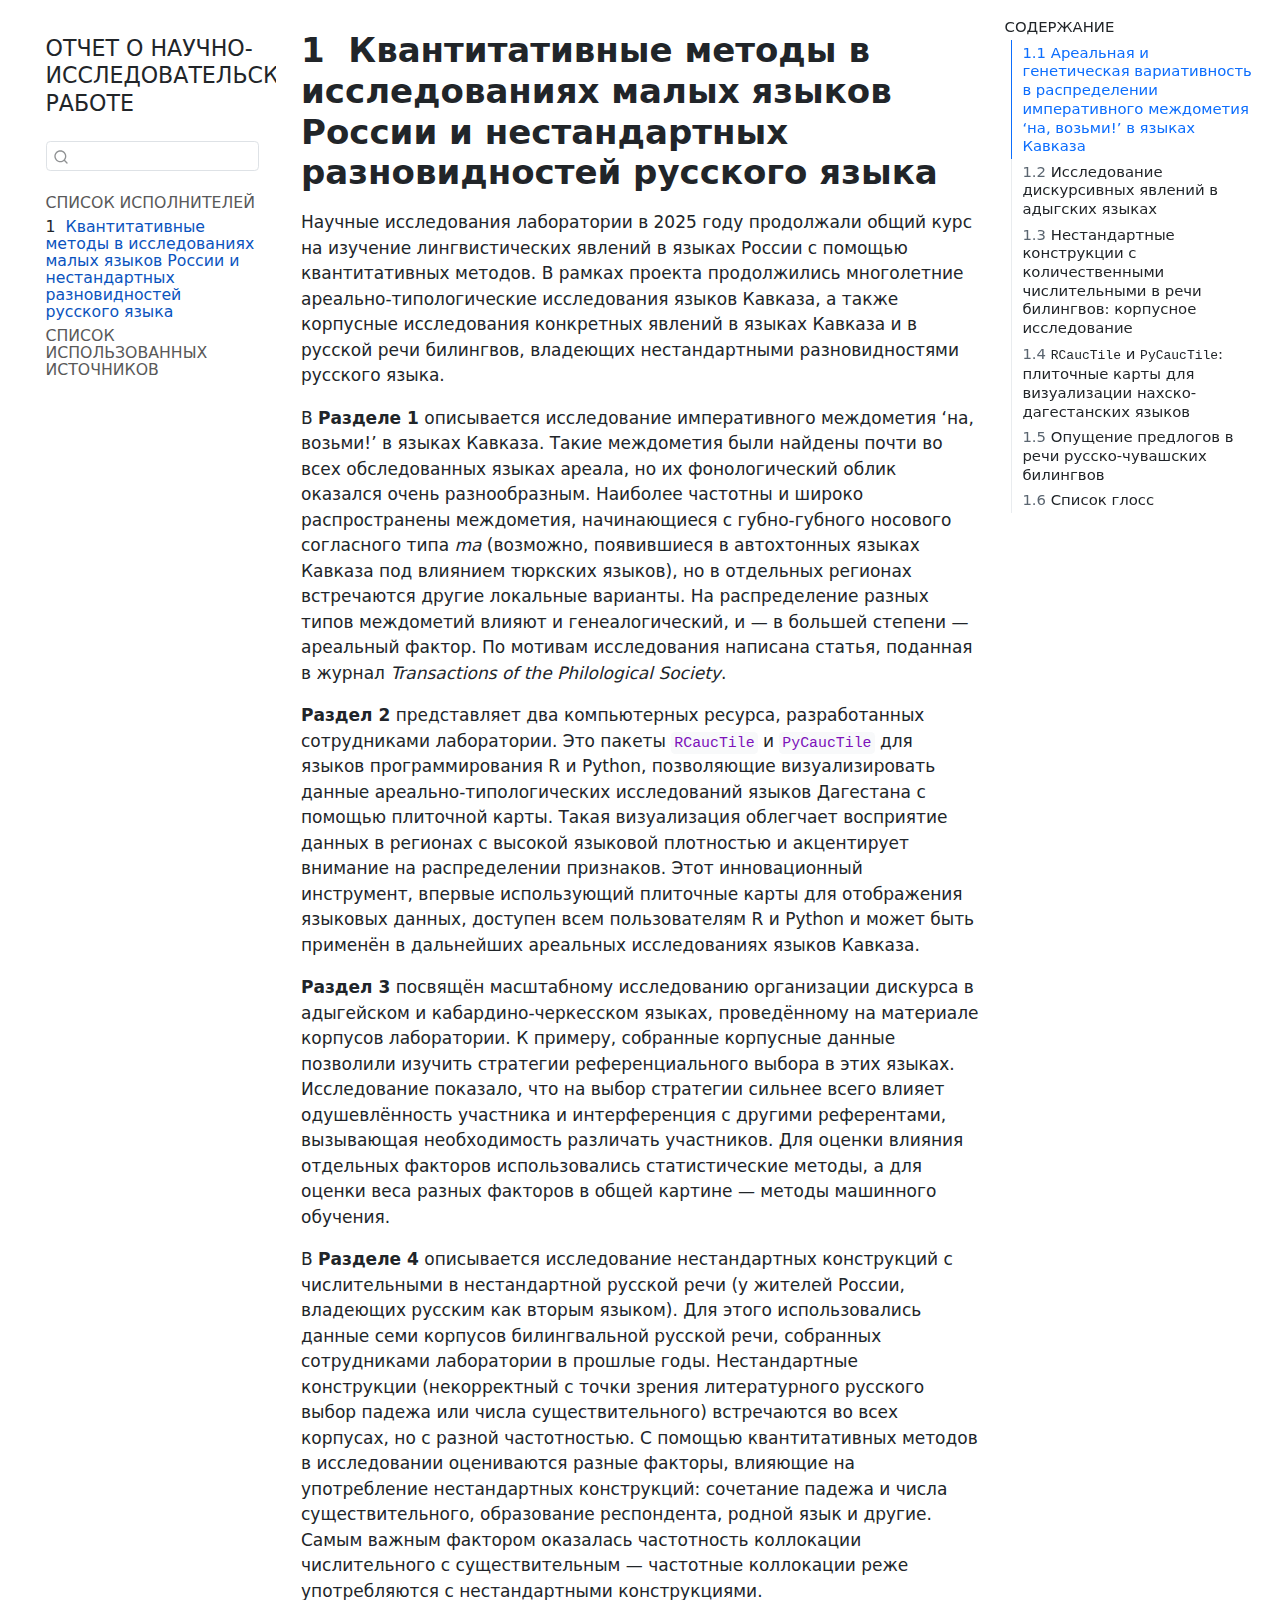
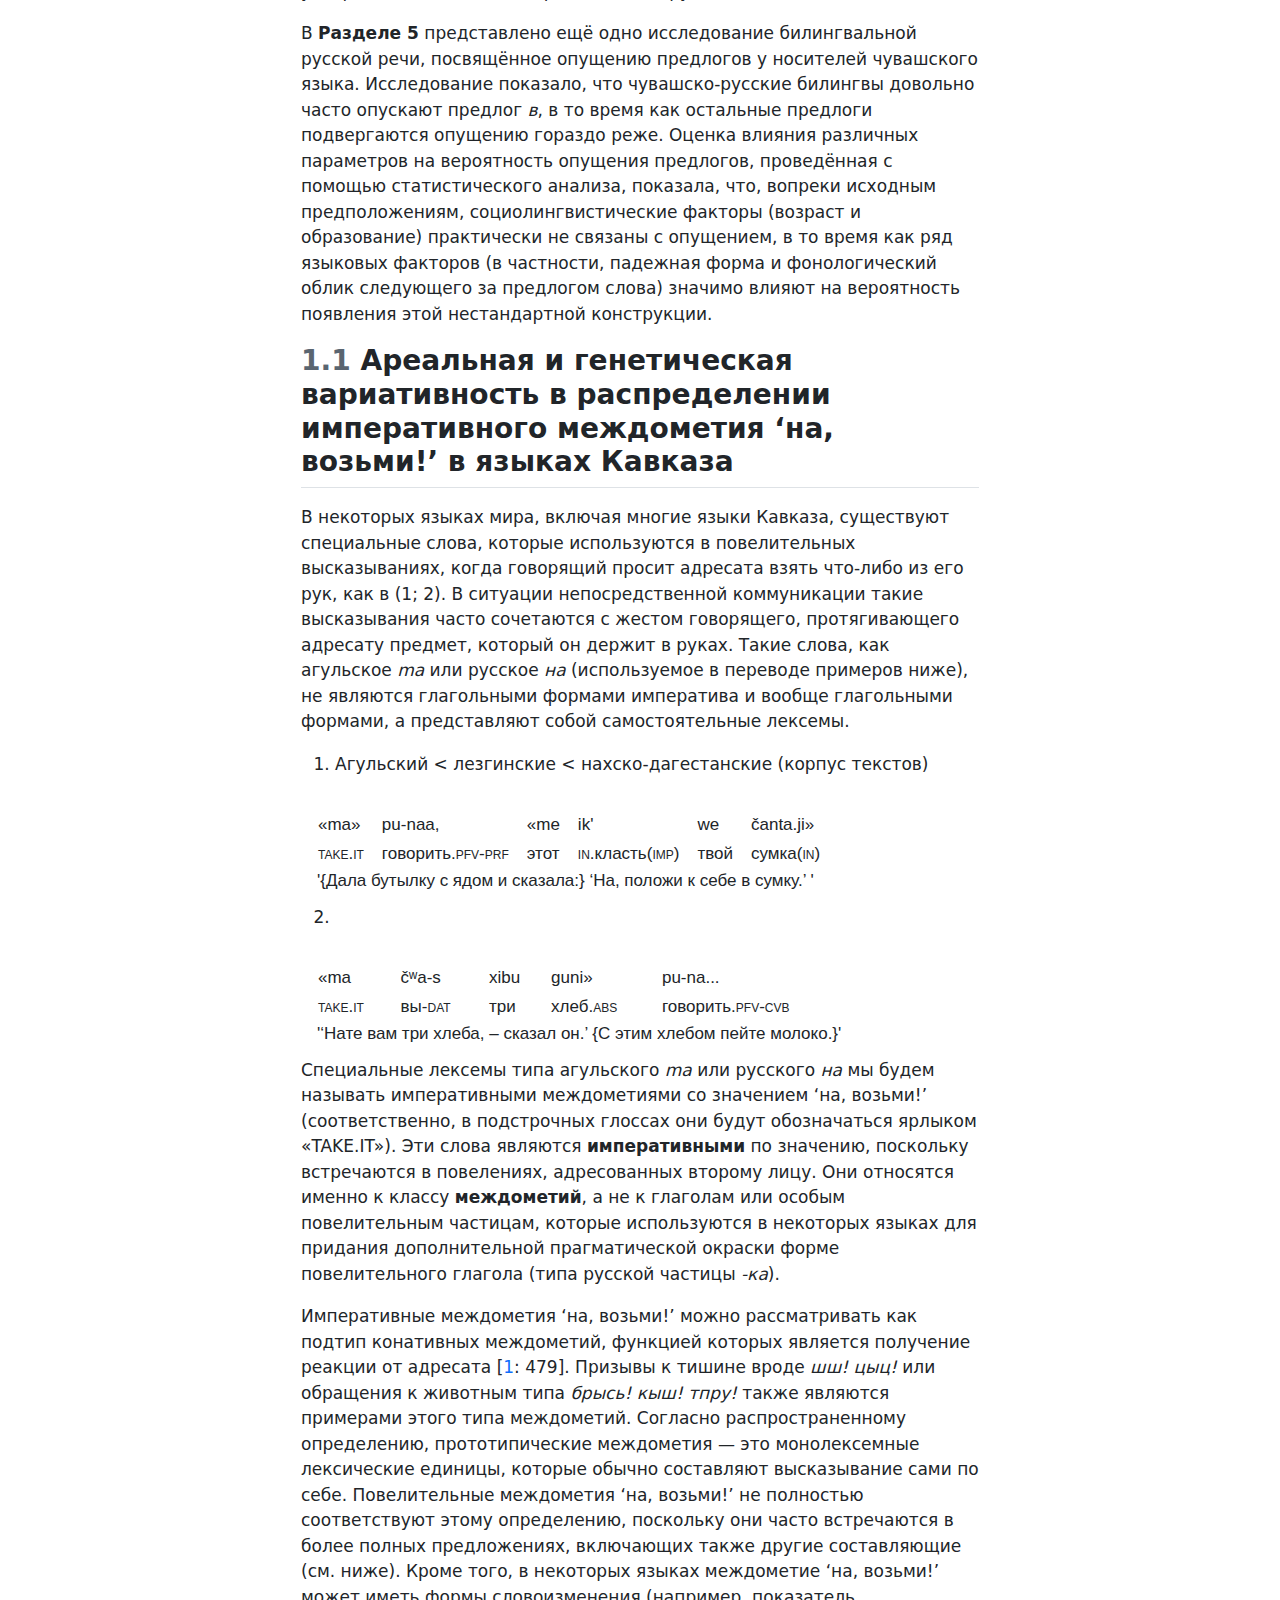
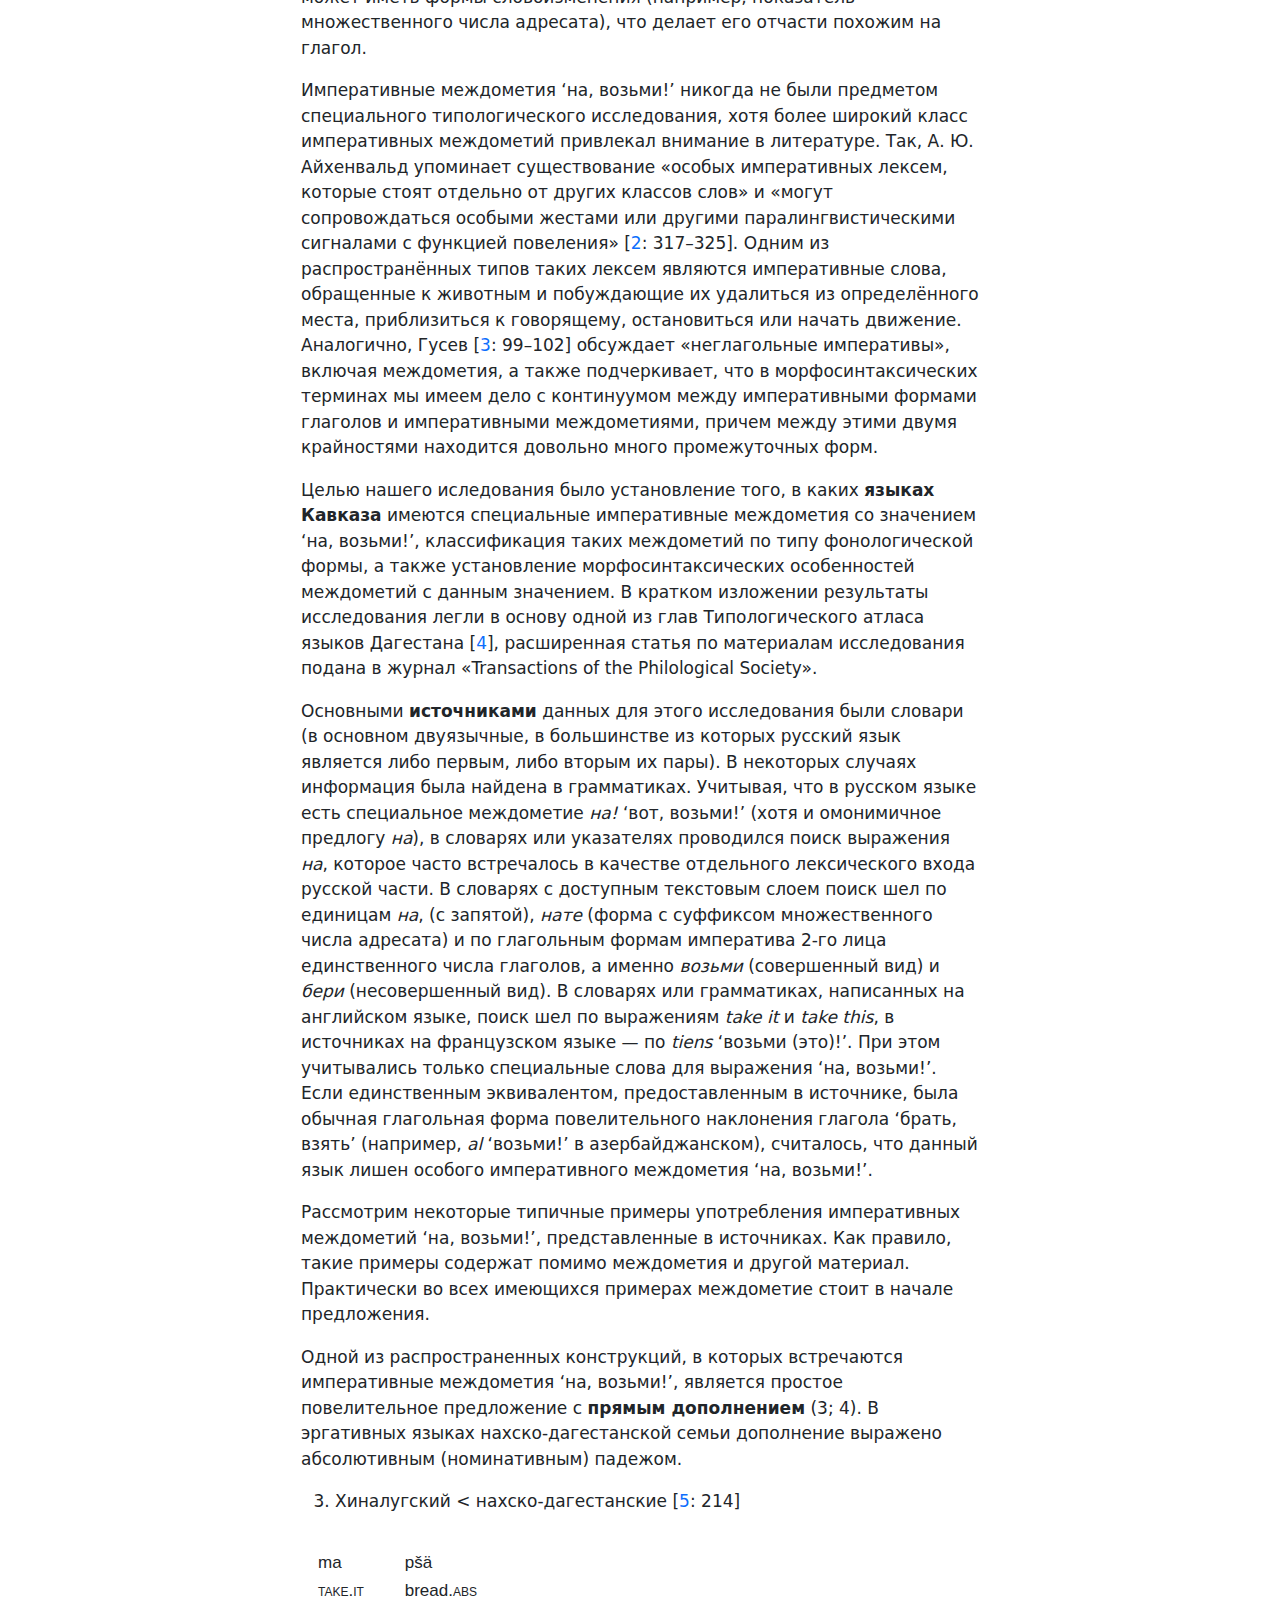
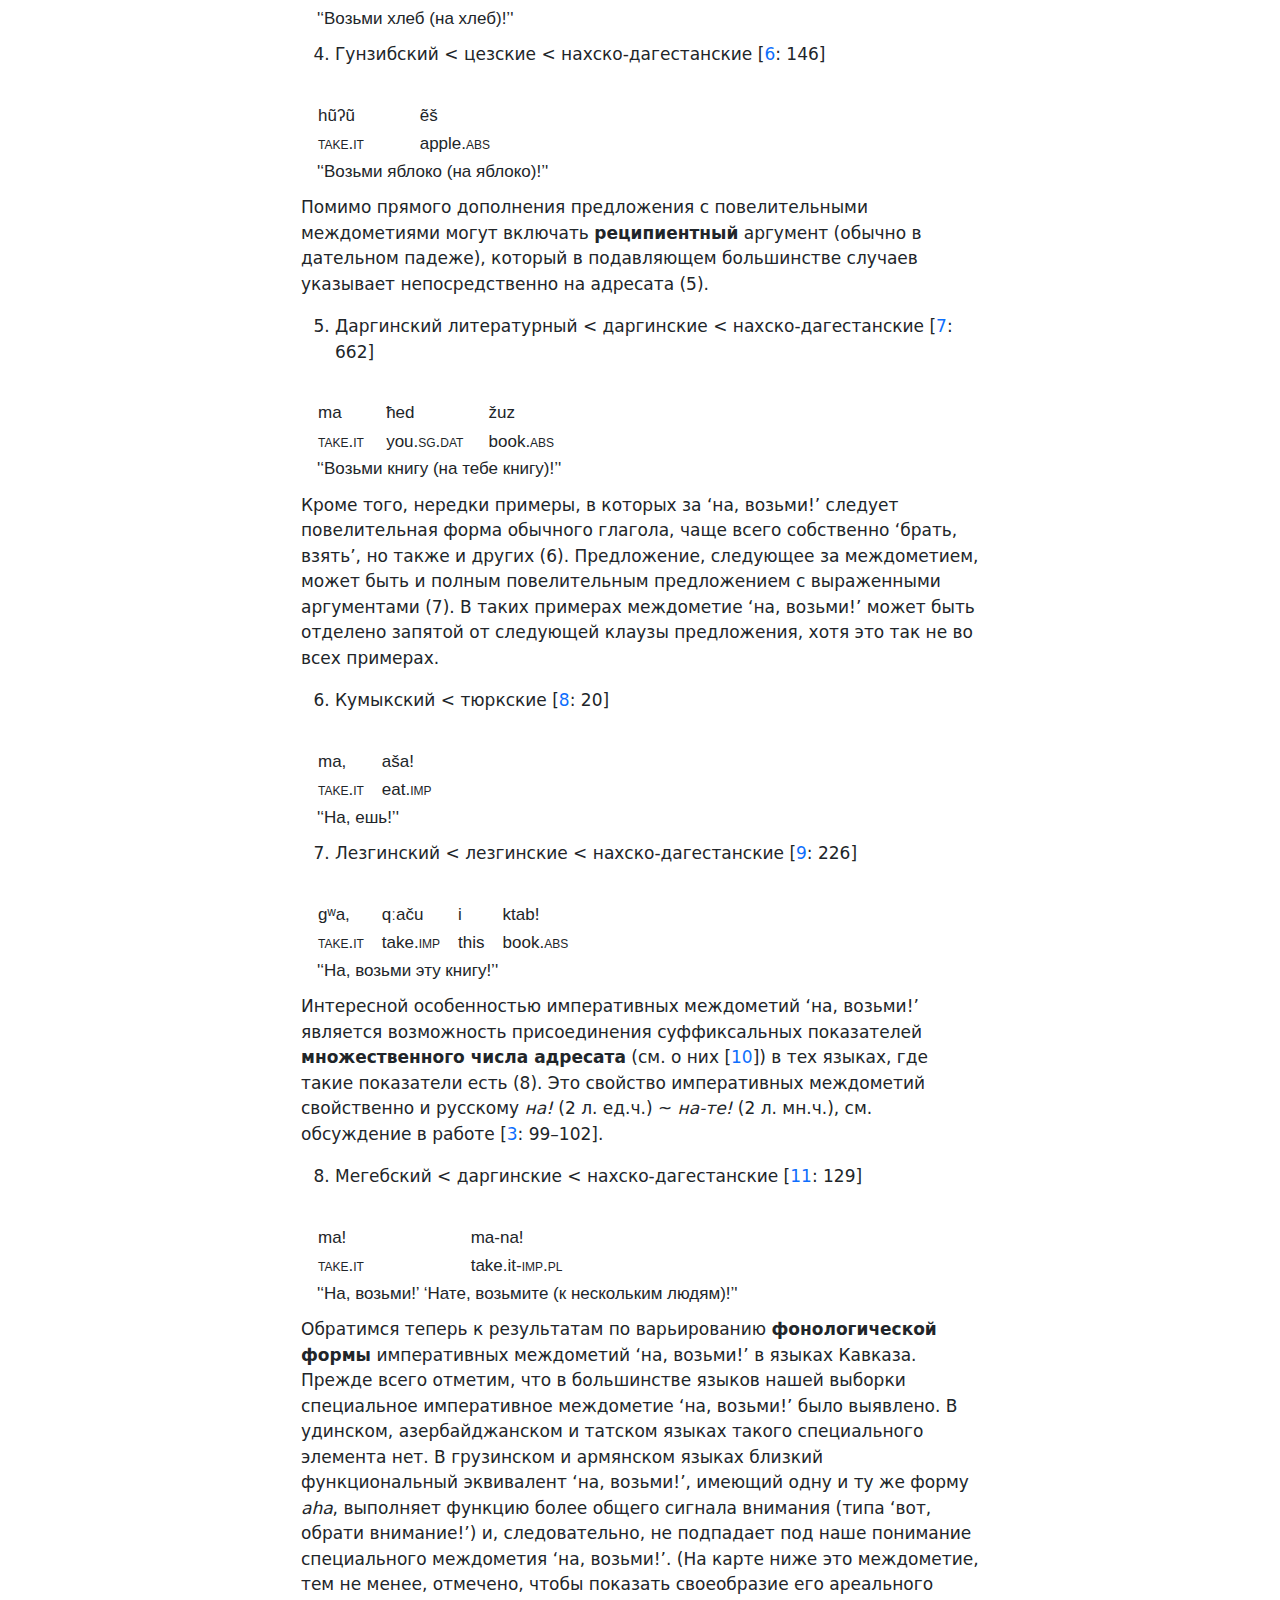
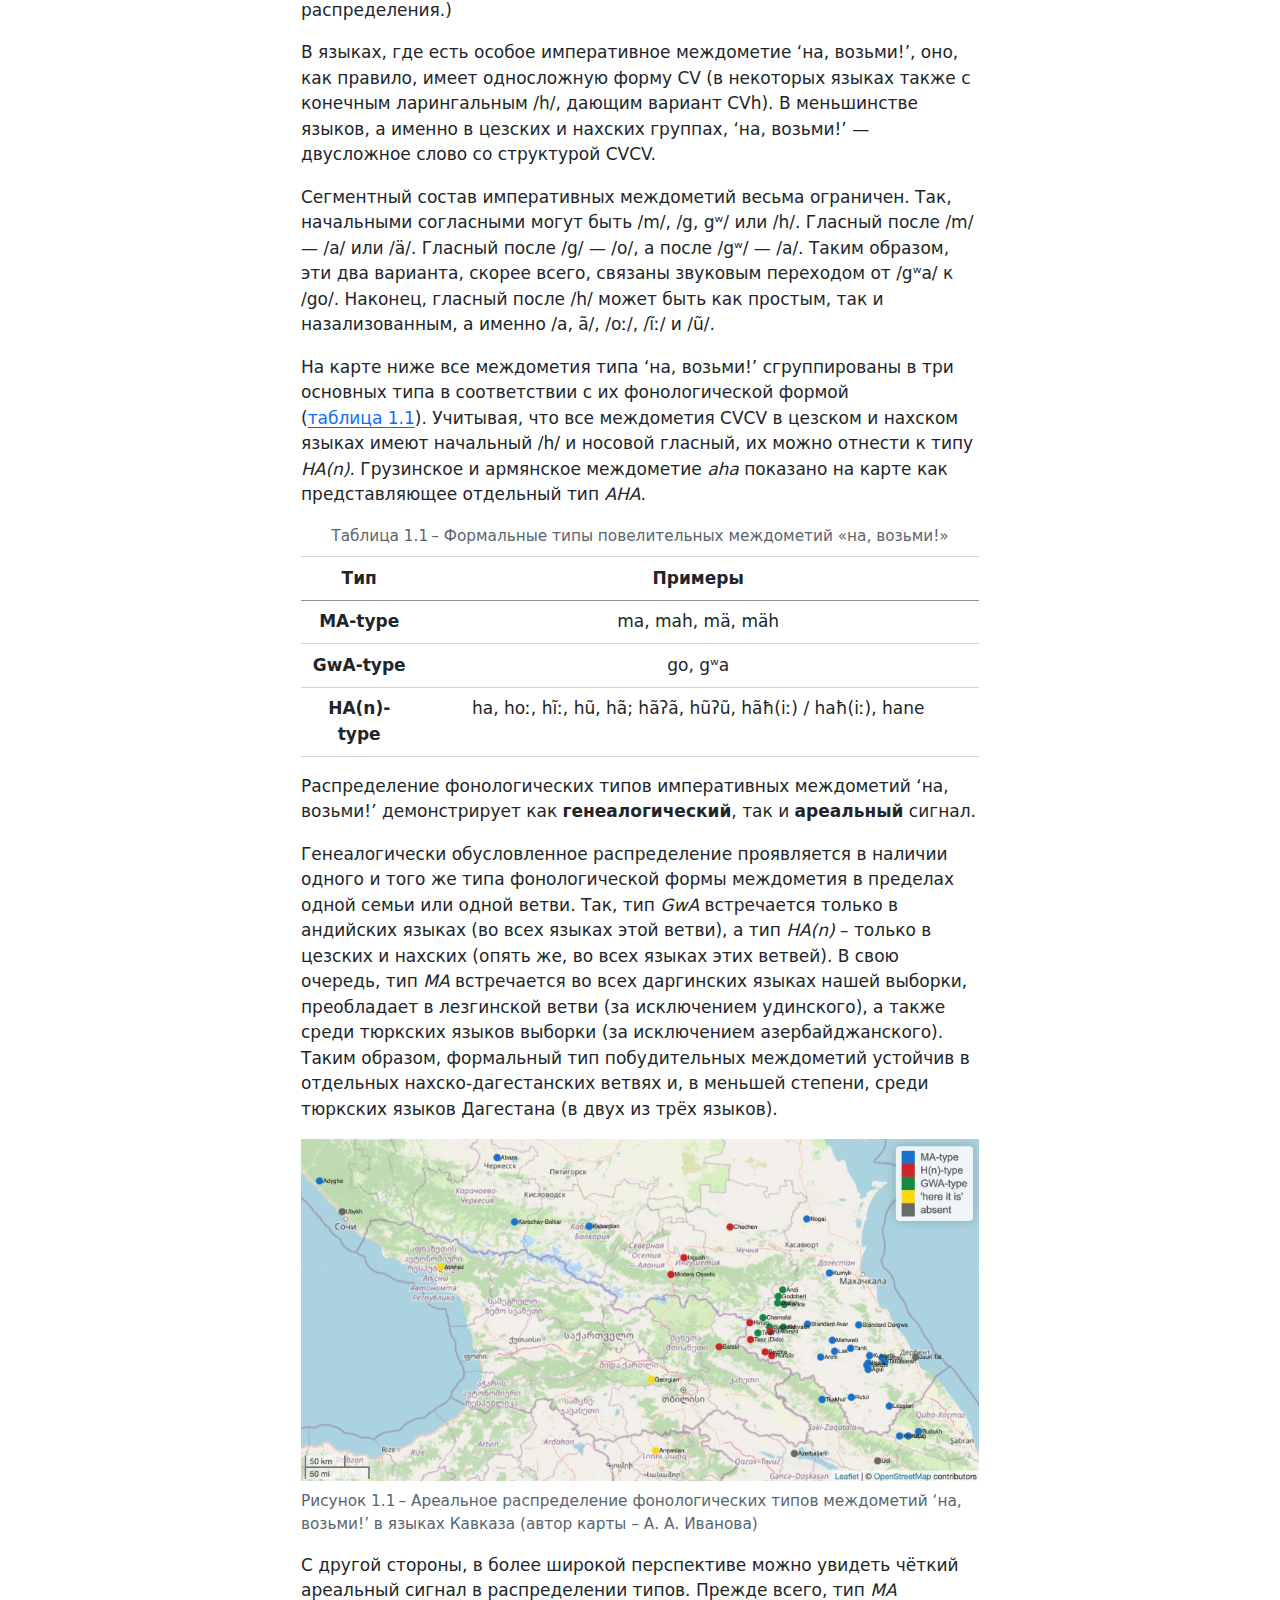
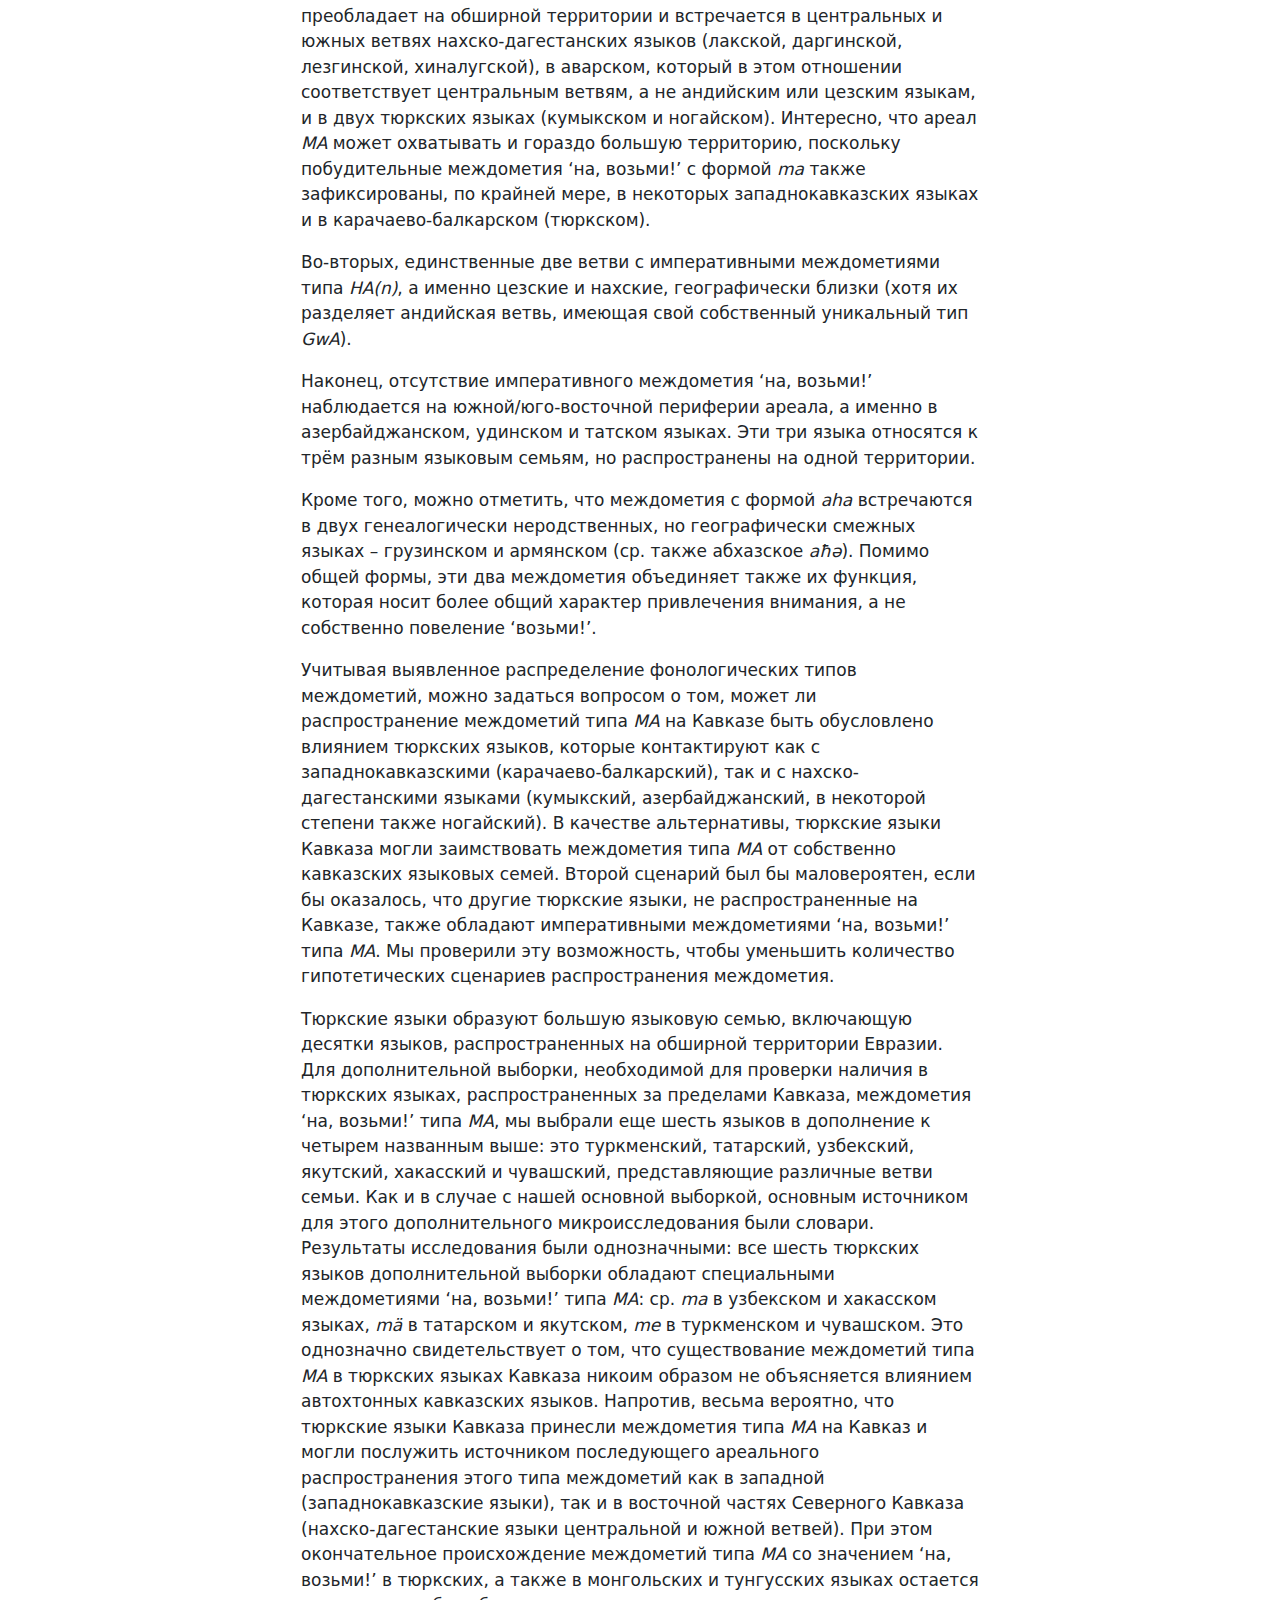
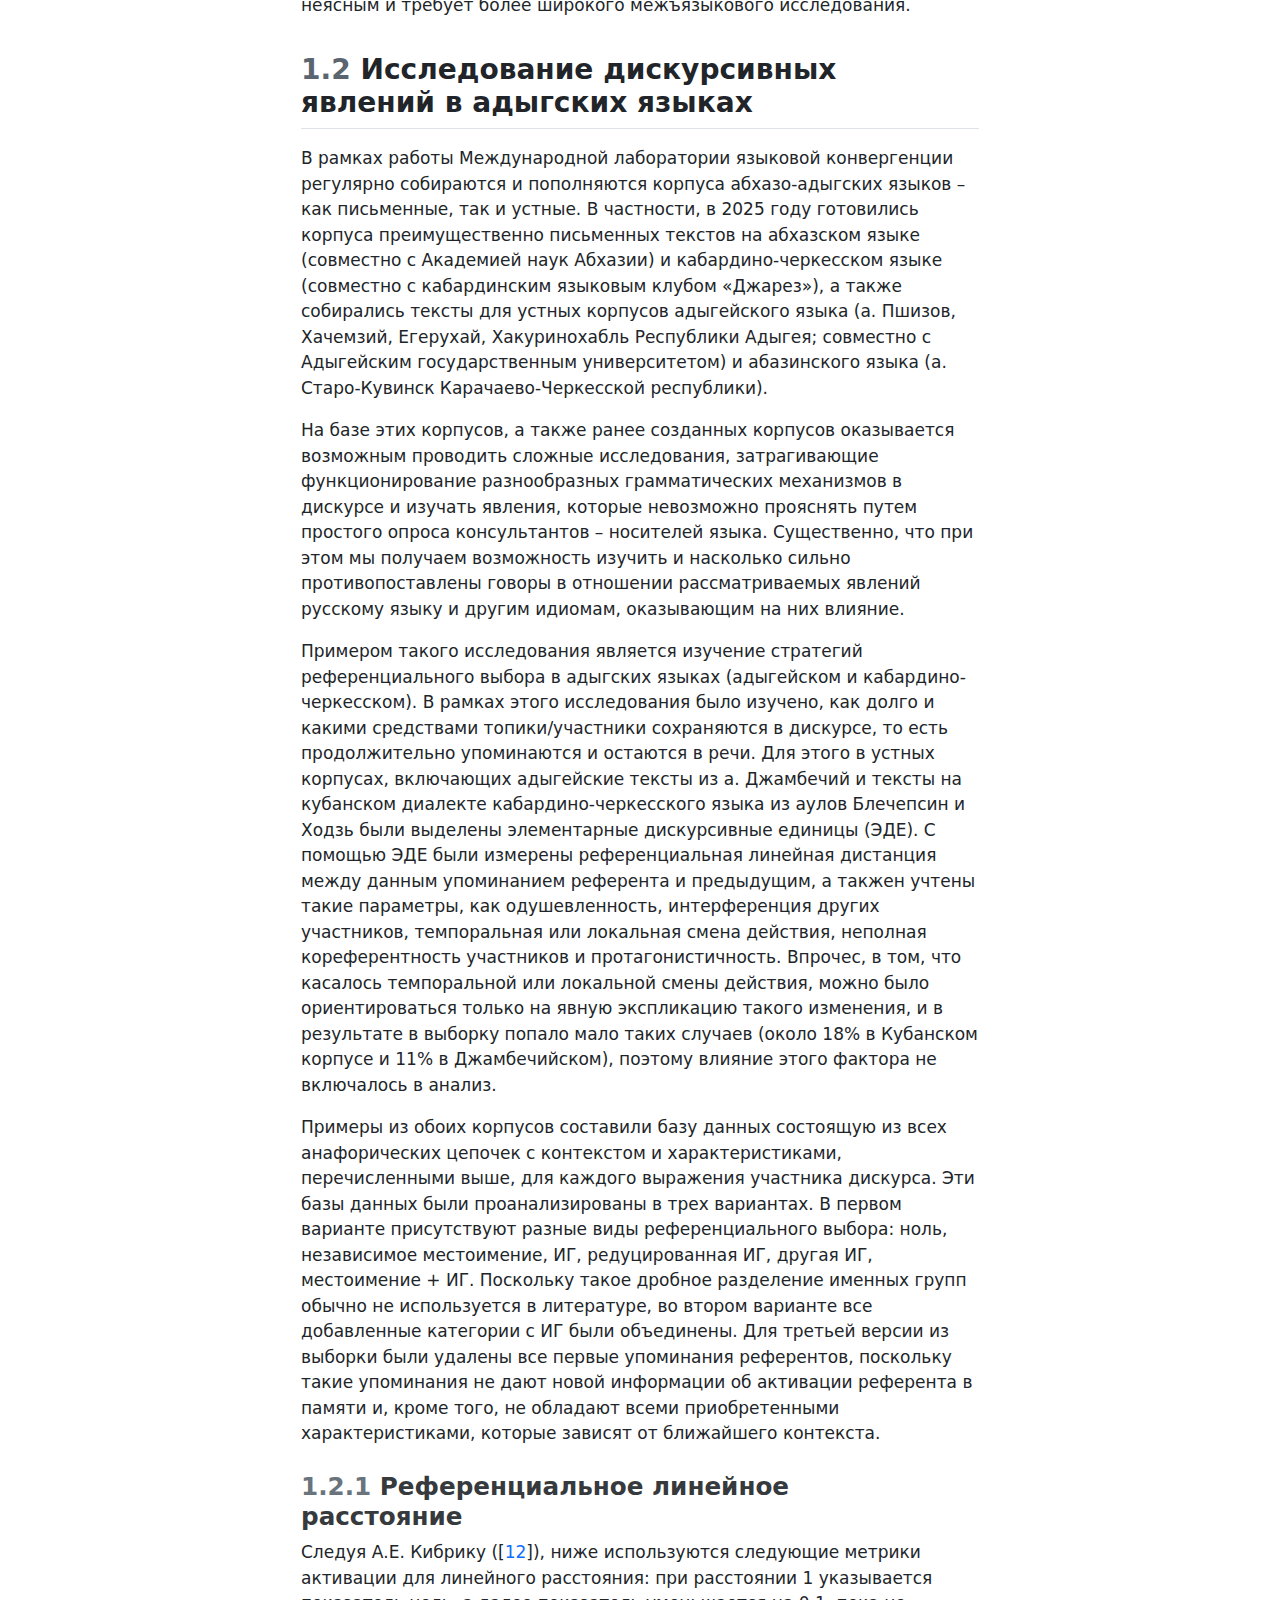
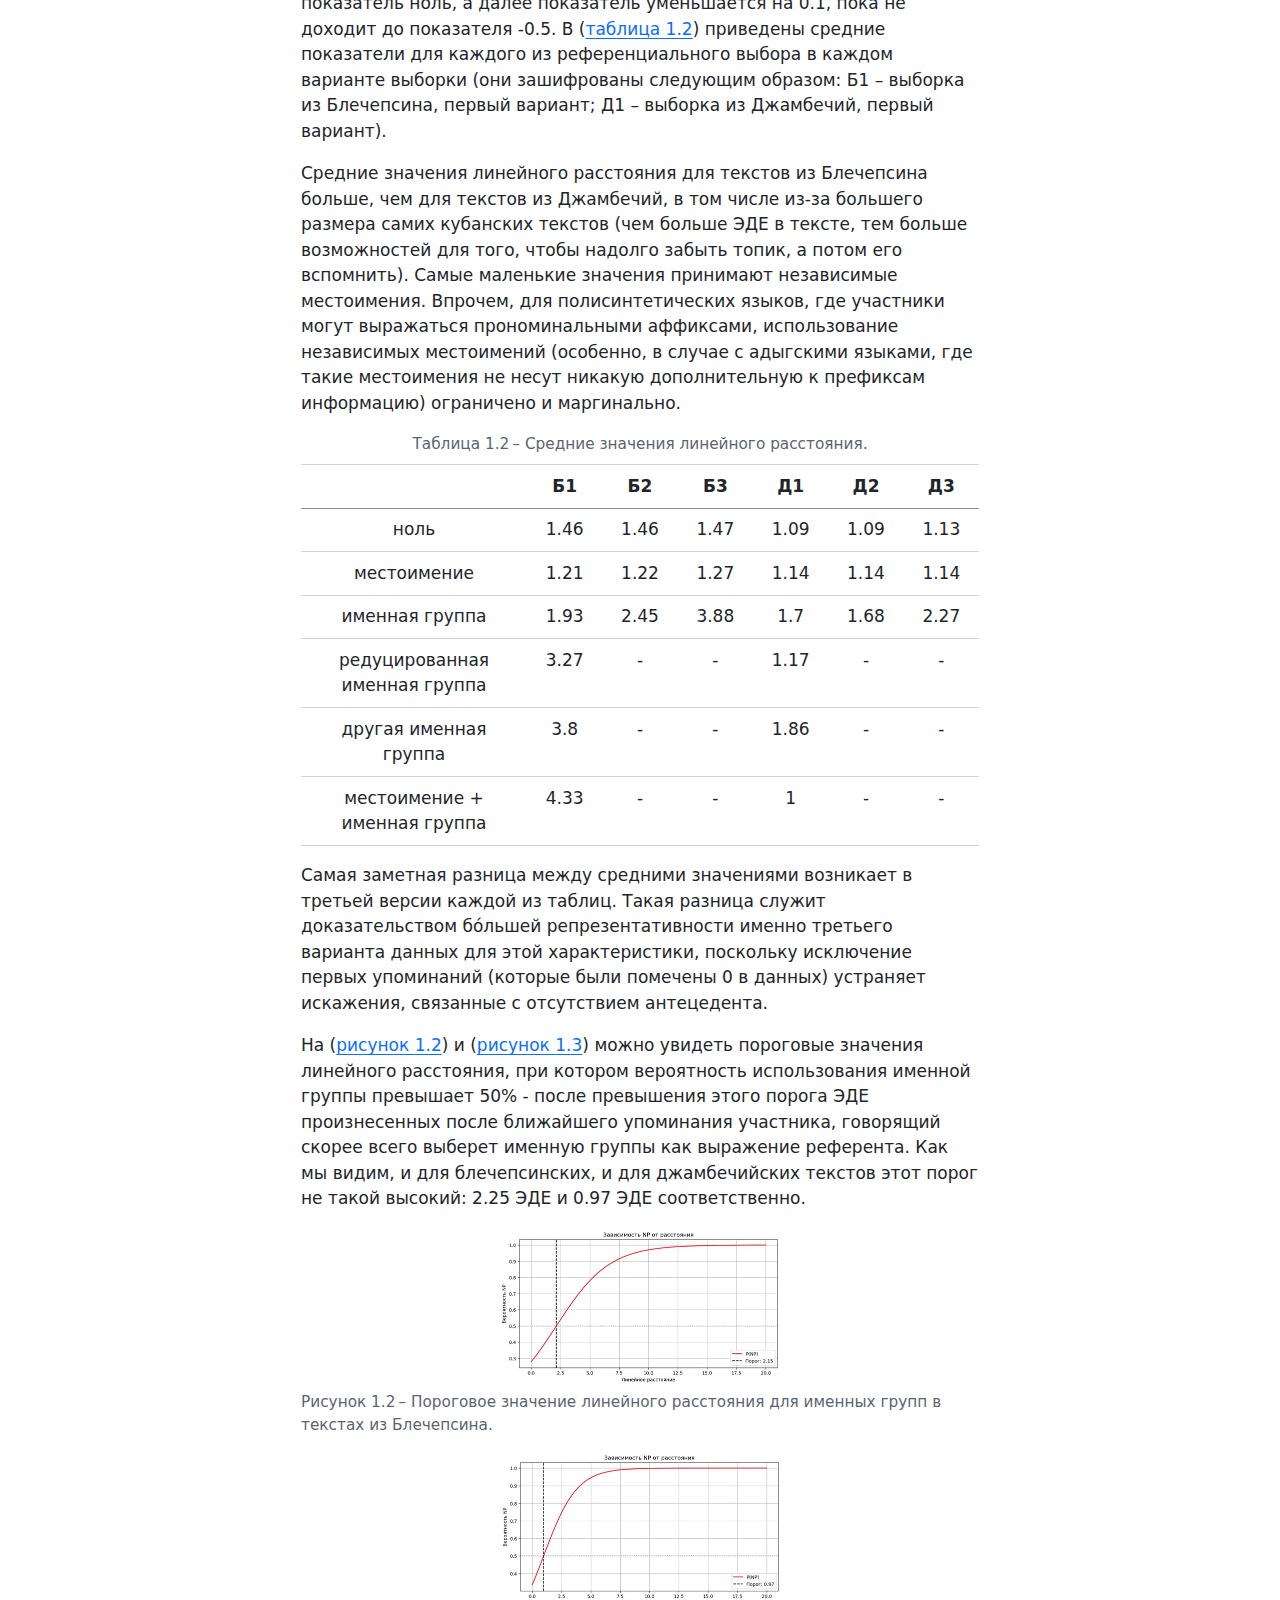
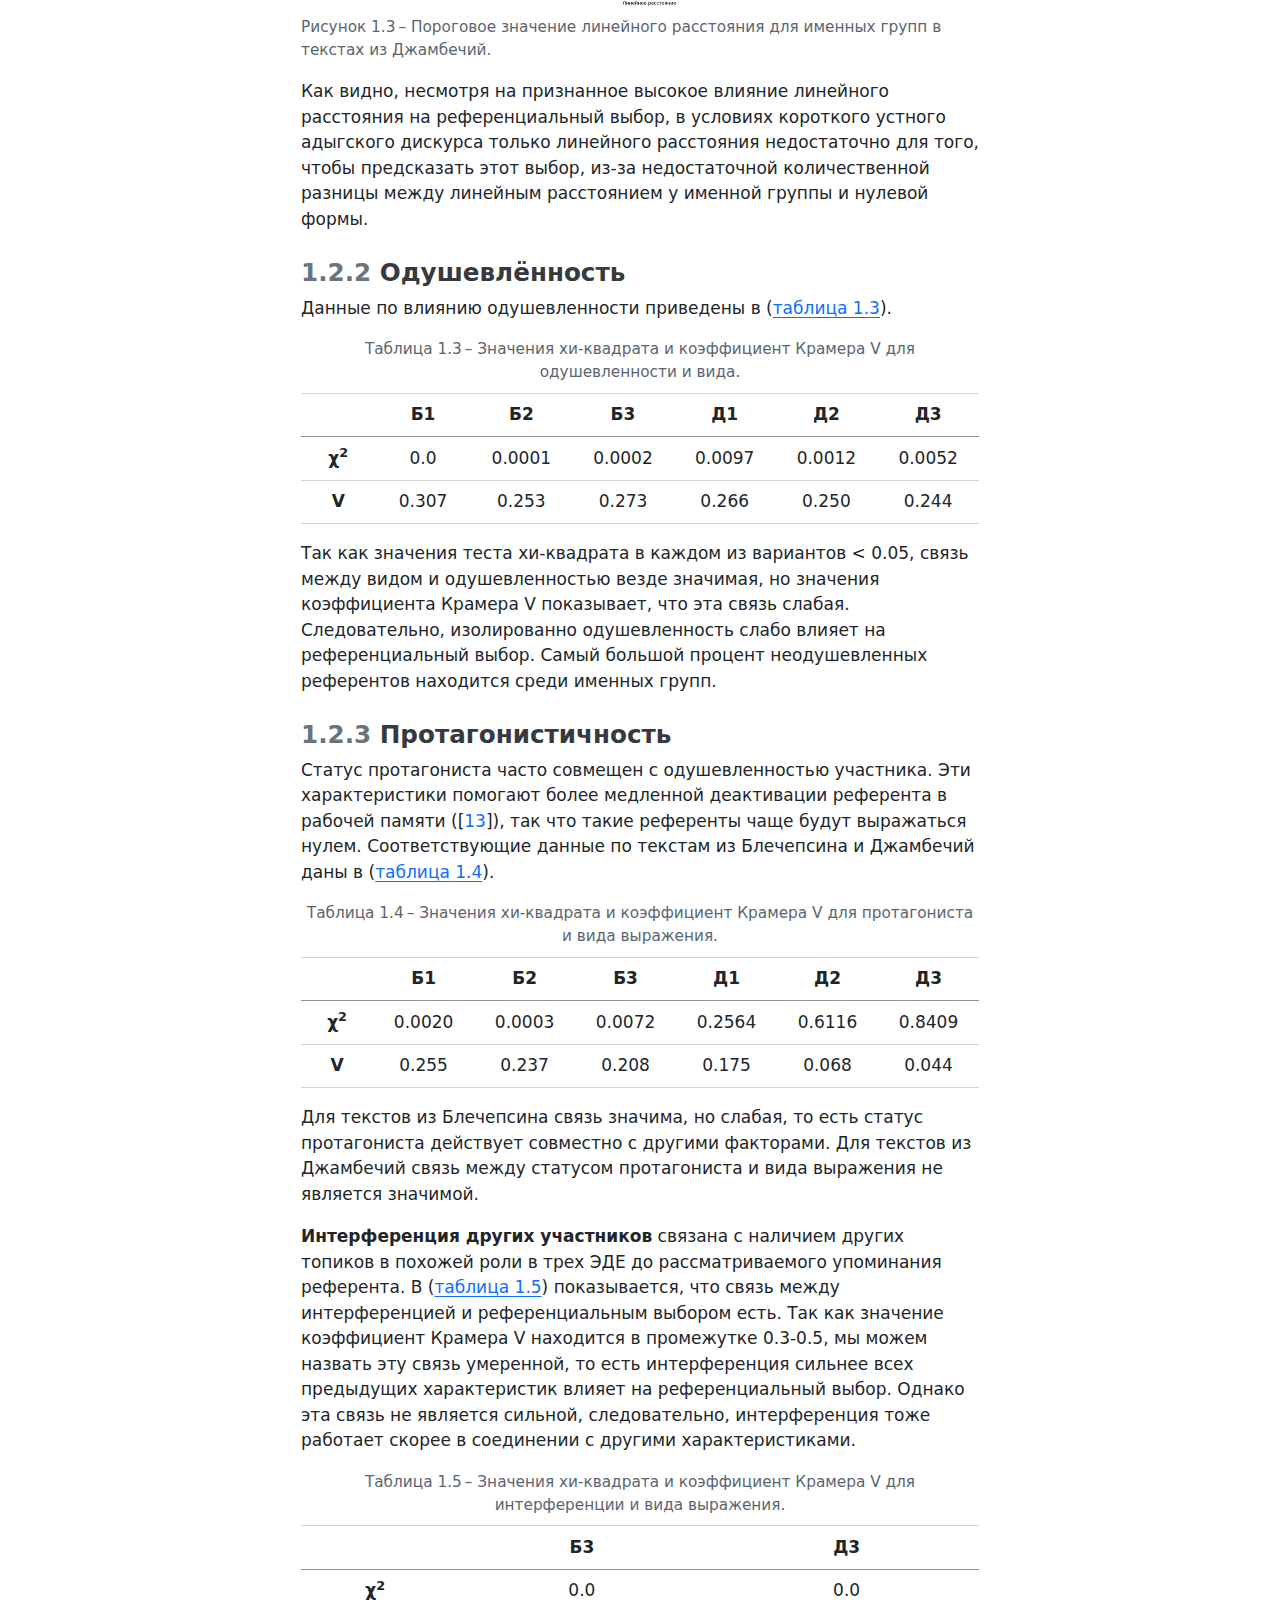
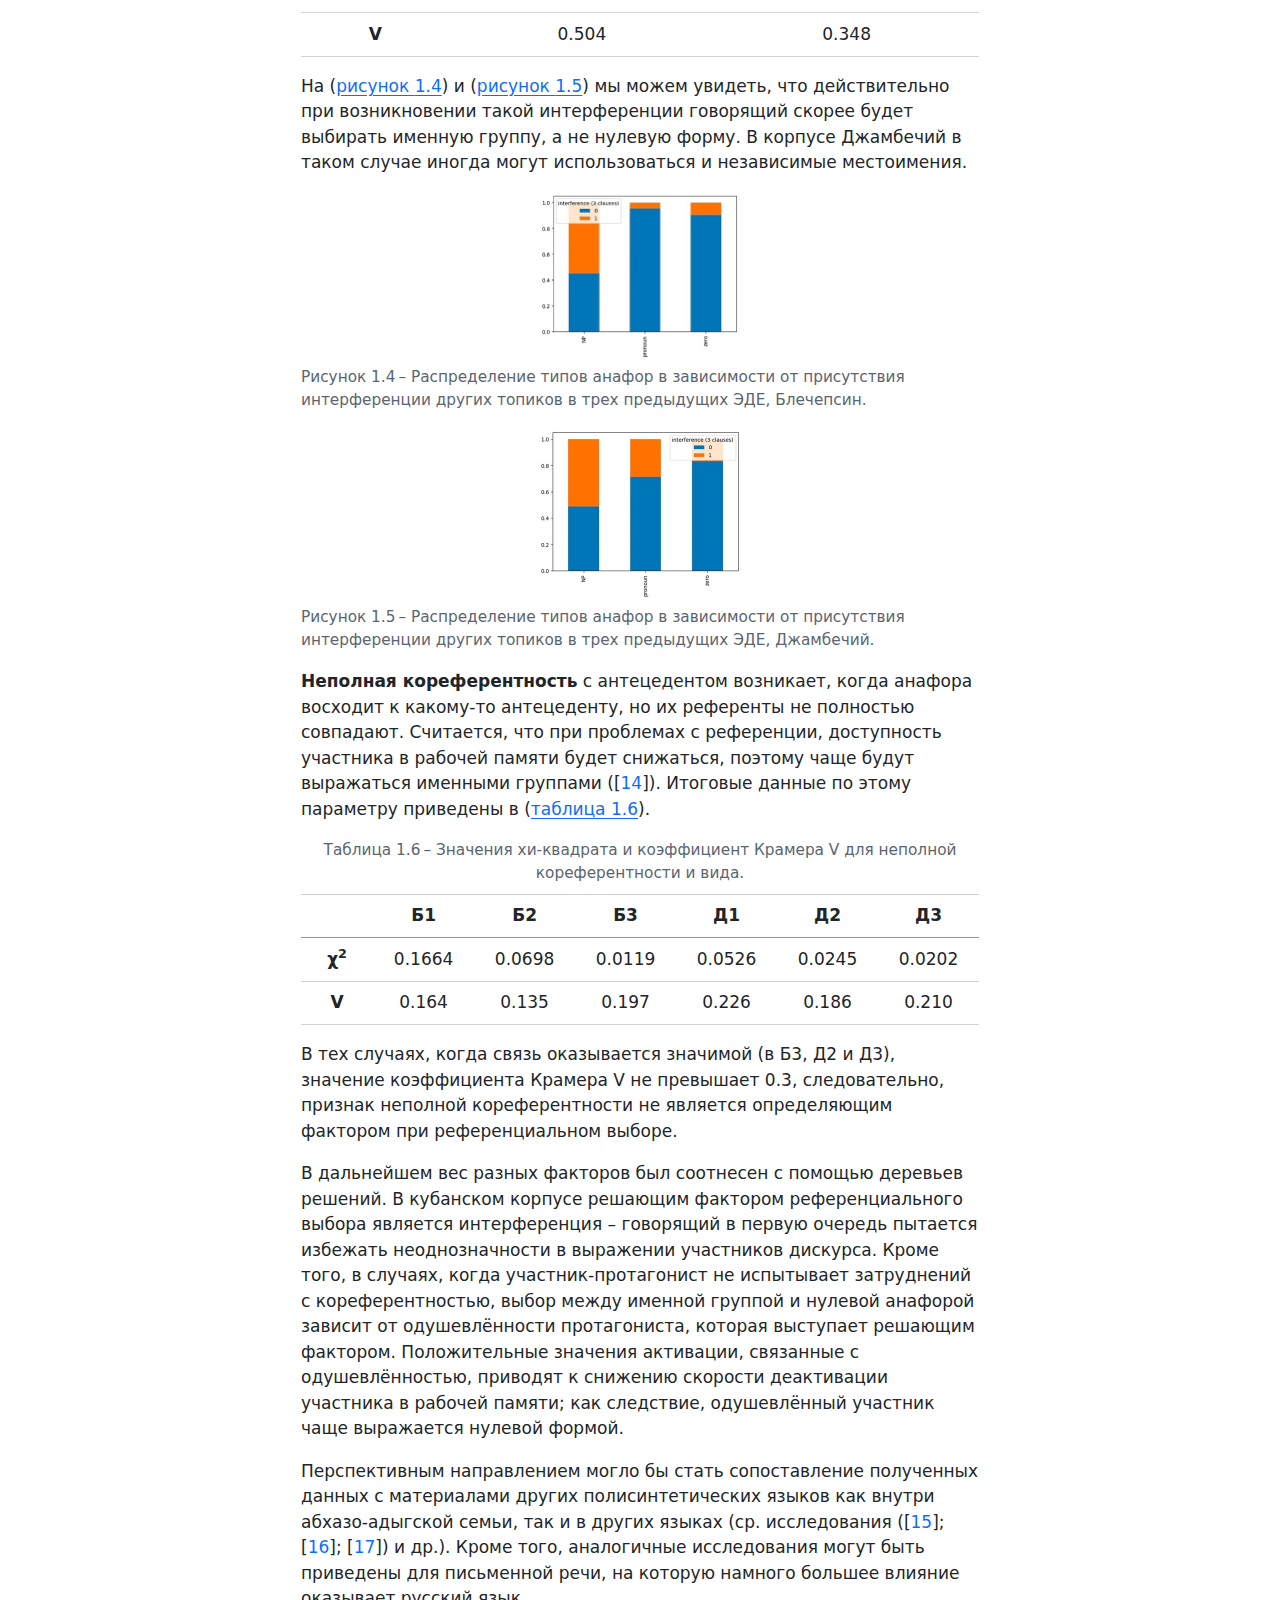
<file: docs/01_chapter.html>
<!DOCTYPE html>
<html xmlns="http://www.w3.org/1999/xhtml" lang="en" xml:lang="en"><head>

<meta charset="utf-8">
<meta name="generator" content="quarto-1.7.29">

<meta name="viewport" content="width=device-width, initial-scale=1.0, user-scalable=yes">


<title>1&nbsp; Квантитативные методы в исследованиях малых языков России и нестандартных разновидностей русского языка – ОТЧЕТ О НАУЧНО-ИССЛЕДОВАТЕЛЬСКОЙ РАБОТЕ</title>
<style>
code{white-space: pre-wrap;}
span.smallcaps{font-variant: small-caps;}
div.columns{display: flex; gap: min(4vw, 1.5em);}
div.column{flex: auto; overflow-x: auto;}
div.hanging-indent{margin-left: 1.5em; text-indent: -1.5em;}
ul.task-list{list-style: none;}
ul.task-list li input[type="checkbox"] {
  width: 0.8em;
  margin: 0 0.8em 0.2em -1em; /* quarto-specific, see https://github.com/quarto-dev/quarto-cli/issues/4556 */ 
  vertical-align: middle;
}
/* CSS for citations */
div.csl-bib-body { }
div.csl-entry {
  clear: both;
  margin-bottom: 0em;
}
.hanging-indent div.csl-entry {
  margin-left:2em;
  text-indent:-2em;
}
div.csl-left-margin {
  min-width:2em;
  float:left;
}
div.csl-right-inline {
  margin-left:2em;
  padding-left:1em;
}
div.csl-indent {
  margin-left: 2em;
}</style>


<script src="site_libs/quarto-nav/quarto-nav.js"></script>
<script src="site_libs/quarto-nav/headroom.min.js"></script>
<script src="site_libs/clipboard/clipboard.min.js"></script>
<script src="site_libs/quarto-search/autocomplete.umd.js"></script>
<script src="site_libs/quarto-search/fuse.min.js"></script>
<script src="site_libs/quarto-search/quarto-search.js"></script>
<meta name="quarto:offset" content="./">
<link href="./13_references.html" rel="next">
<link href="./index.html" rel="prev">
<script src="site_libs/quarto-html/quarto.js" type="module"></script>
<script src="site_libs/quarto-html/tabsets/tabsets.js" type="module"></script>
<script src="site_libs/quarto-html/popper.min.js"></script>
<script src="site_libs/quarto-html/tippy.umd.min.js"></script>
<script src="site_libs/quarto-html/anchor.min.js"></script>
<link href="site_libs/quarto-html/tippy.css" rel="stylesheet">
<link href="site_libs/quarto-html/quarto-syntax-highlighting-bcbce66894bfa8e7e94e40e0186b9bb8.css" rel="stylesheet" id="quarto-text-highlighting-styles">
<script src="site_libs/bootstrap/bootstrap.min.js"></script>
<link href="site_libs/bootstrap/bootstrap-icons.css" rel="stylesheet">
<link href="site_libs/bootstrap/bootstrap-22a2acbb0f7ec22c15d721aa9f56f094.min.css" rel="stylesheet" append-hash="true" id="quarto-bootstrap" data-mode="light">
<script id="quarto-search-options" type="application/json">{
  "location": "sidebar",
  "copy-button": false,
  "collapse-after": 3,
  "panel-placement": "start",
  "type": "textbox",
  "limit": 50,
  "keyboard-shortcut": [
    "f",
    "/",
    "s"
  ],
  "show-item-context": false,
  "language": {
    "search-no-results-text": "No results",
    "search-matching-documents-text": "matching documents",
    "search-copy-link-title": "Copy link to search",
    "search-hide-matches-text": "Hide additional matches",
    "search-more-match-text": "more match in this document",
    "search-more-matches-text": "more matches in this document",
    "search-clear-button-title": "Clear",
    "search-text-placeholder": "",
    "search-detached-cancel-button-title": "Cancel",
    "search-submit-button-title": "Submit",
    "search-label": "Search"
  }
}</script>
<script src="site_libs/kePrint-0.0.1/kePrint.js"></script>
<link href="site_libs/lightable-0.0.1/lightable.css" rel="stylesheet">


</head>

<body class="nav-sidebar floating quarto-light">

<div id="quarto-search-results"></div>
  <header id="quarto-header" class="headroom fixed-top">
  <nav class="quarto-secondary-nav">
    <div class="container-fluid d-flex">
      <button type="button" class="quarto-btn-toggle btn" data-bs-toggle="collapse" role="button" data-bs-target=".quarto-sidebar-collapse-item" aria-controls="quarto-sidebar" aria-expanded="false" aria-label="Toggle sidebar navigation" onclick="if (window.quartoToggleHeadroom) { window.quartoToggleHeadroom(); }">
        <i class="bi bi-layout-text-sidebar-reverse"></i>
      </button>
        <nav class="quarto-page-breadcrumbs" aria-label="breadcrumb"><ol class="breadcrumb"><li class="breadcrumb-item"><a href="./01_chapter.html"><span class="chapter-number">1</span>&nbsp; <span class="chapter-title">Квантитативные методы в исследованиях малых языков России и нестандартных разновидностей русского языка</span></a></li></ol></nav>
        <a class="flex-grow-1" role="navigation" data-bs-toggle="collapse" data-bs-target=".quarto-sidebar-collapse-item" aria-controls="quarto-sidebar" aria-expanded="false" aria-label="Toggle sidebar navigation" onclick="if (window.quartoToggleHeadroom) { window.quartoToggleHeadroom(); }">      
        </a>
      <button type="button" class="btn quarto-search-button" aria-label="Search" onclick="window.quartoOpenSearch();">
        <i class="bi bi-search"></i>
      </button>
    </div>
  </nav>
</header>
<!-- content -->
<div id="quarto-content" class="quarto-container page-columns page-rows-contents page-layout-article">
<!-- sidebar -->
  <nav id="quarto-sidebar" class="sidebar collapse collapse-horizontal quarto-sidebar-collapse-item sidebar-navigation floating overflow-auto">
    <div class="pt-lg-2 mt-2 text-left sidebar-header">
    <div class="sidebar-title mb-0 py-0">
      <a href="./">ОТЧЕТ О НАУЧНО-ИССЛЕДОВАТЕЛЬСКОЙ РАБОТЕ</a> 
    </div>
      </div>
        <div class="mt-2 flex-shrink-0 align-items-center">
        <div class="sidebar-search">
        <div id="quarto-search" class="" title="Search"></div>
        </div>
        </div>
    <div class="sidebar-menu-container"> 
    <ul class="list-unstyled mt-1">
        <li class="sidebar-item">
  <div class="sidebar-item-container"> 
  <a href="./index.html" class="sidebar-item-text sidebar-link">
 <span class="menu-text">СПИСОК ИСПОЛНИТЕЛЕЙ</span></a>
  </div>
</li>
        <li class="sidebar-item">
  <div class="sidebar-item-container"> 
  <a href="./01_chapter.html" class="sidebar-item-text sidebar-link active">
 <span class="menu-text"><span class="chapter-number">1</span>&nbsp; <span class="chapter-title">Квантитативные методы в исследованиях малых языков России и нестандартных разновидностей русского языка</span></span></a>
  </div>
</li>
        <li class="sidebar-item">
  <div class="sidebar-item-container"> 
  <a href="./13_references.html" class="sidebar-item-text sidebar-link">
 <span class="menu-text">СПИСОК ИСПОЛЬЗОВАННЫХ ИСТОЧНИКОВ</span></a>
  </div>
</li>
    </ul>
    </div>
</nav>
<div id="quarto-sidebar-glass" class="quarto-sidebar-collapse-item" data-bs-toggle="collapse" data-bs-target=".quarto-sidebar-collapse-item"></div>
<!-- margin-sidebar -->
    <div id="quarto-margin-sidebar" class="sidebar margin-sidebar">
        <nav id="TOC" role="doc-toc" class="toc-active">
    <h2 id="toc-title">СОДЕРЖАНИЕ</h2>
   
  <ul>
  <li><a href="#ареальная-и-генетическая-вариативность-в-распределении-императивного-междометия-на-возьми-в-языках-кавказа" id="toc-ареальная-и-генетическая-вариативность-в-распределении-императивного-междометия-на-возьми-в-языках-кавказа" class="nav-link active" data-scroll-target="#ареальная-и-генетическая-вариативность-в-распределении-императивного-междометия-на-возьми-в-языках-кавказа"><span class="header-section-number">1.1</span> Ареальная и генетическая вариативность в распределении императивного междометия ‘на, возьми!’ в языках Кавказа</a></li>
  <li><a href="#исследование-дискурсивных-явлений-в-адыгских-языках" id="toc-исследование-дискурсивных-явлений-в-адыгских-языках" class="nav-link" data-scroll-target="#исследование-дискурсивных-явлений-в-адыгских-языках"><span class="header-section-number">1.2</span> Исследование дискурсивных явлений в адыгских языках</a>
  <ul class="collapse">
  <li><a href="#референциальное-линейное-расстояние" id="toc-референциальное-линейное-расстояние" class="nav-link" data-scroll-target="#референциальное-линейное-расстояние"><span class="header-section-number">1.2.1</span> Референциальное линейное расстояние</a></li>
  <li><a href="#одушевлённость" id="toc-одушевлённость" class="nav-link" data-scroll-target="#одушевлённость"><span class="header-section-number">1.2.2</span> Одушевлённость</a></li>
  <li><a href="#протагонистичность" id="toc-протагонистичность" class="nav-link" data-scroll-target="#протагонистичность"><span class="header-section-number">1.2.3</span> Протагонистичность</a></li>
  </ul></li>
  <li><a href="#нестандартные-конструкции-с-количественными-числительными-в-речи-билингвов-корпусное-исследование" id="toc-нестандартные-конструкции-с-количественными-числительными-в-речи-билингвов-корпусное-исследование" class="nav-link" data-scroll-target="#нестандартные-конструкции-с-количественными-числительными-в-речи-билингвов-корпусное-исследование"><span class="header-section-number">1.3</span> Нестандартные конструкции с количественными числительными в речи билингвов: корпусное исследование</a>
  <ul class="collapse">
  <li><a href="#корпусные-данные" id="toc-корпусные-данные" class="nav-link" data-scroll-target="#корпусные-данные"><span class="header-section-number">1.3.1</span> Корпусные данные</a></li>
  <li><a href="#конструкции-с-числительными-в-родных-языках-билингвов" id="toc-конструкции-с-числительными-в-родных-языках-билингвов" class="nav-link" data-scroll-target="#конструкции-с-числительными-в-родных-языках-билингвов"><span class="header-section-number">1.3.2</span> Конструкции с числительными в родных языках билингвов</a></li>
  <li><a href="#разметка-корпусных-данных" id="toc-разметка-корпусных-данных" class="nav-link" data-scroll-target="#разметка-корпусных-данных"><span class="header-section-number">1.3.3</span> Разметка корпусных данных</a></li>
  <li><a href="#cтатистический-анализ-и-его-результаты" id="toc-cтатистический-анализ-и-его-результаты" class="nav-link" data-scroll-target="#cтатистический-анализ-и-его-результаты"><span class="header-section-number">1.3.4</span> Cтатистический анализ и его результаты</a></li>
  </ul></li>
  <li><a href="#rcauctile-и-pycauctile-плиточные-карты-для-визуализации-нахско-дагестанских-языков" id="toc-rcauctile-и-pycauctile-плиточные-карты-для-визуализации-нахско-дагестанских-языков" class="nav-link" data-scroll-target="#rcauctile-и-pycauctile-плиточные-карты-для-визуализации-нахско-дагестанских-языков"><span class="header-section-number">1.4</span> <code>RCaucTile</code> и <code>PyCaucTile</code>: плиточные карты для визуализации нахско-дагестанских языков</a>
  <ul class="collapse">
  <li><a href="#введение" id="toc-введение" class="nav-link" data-scroll-target="#введение"><span class="header-section-number">1.4.1</span> Введение</a></li>
  <li><a href="#лингвистическое-картографирование" id="toc-лингвистическое-картографирование" class="nav-link" data-scroll-target="#лингвистическое-картографирование"><span class="header-section-number">1.4.2</span> Лингвистическое картографирование</a></li>
  <li><a href="#результаты" id="toc-результаты" class="nav-link" data-scroll-target="#результаты"><span class="header-section-number">1.4.3</span> Результаты</a></li>
  <li><a href="#заключение" id="toc-заключение" class="nav-link" data-scroll-target="#заключение"><span class="header-section-number">1.4.4</span> Заключение</a></li>
  </ul></li>
  <li><a href="#опущение-предлогов-в-речи-русско-чувашских-билингвов" id="toc-опущение-предлогов-в-речи-русско-чувашских-билингвов" class="nav-link" data-scroll-target="#опущение-предлогов-в-речи-русско-чувашских-билингвов"><span class="header-section-number">1.5</span> Опущение предлогов в речи русско-чувашских билингвов</a>
  <ul class="collapse">
  <li><a href="#введение-1" id="toc-введение-1" class="nav-link" data-scroll-target="#введение-1"><span class="header-section-number">1.5.1</span> Введение</a></li>
  <li><a href="#методы-и-данные" id="toc-методы-и-данные" class="nav-link" data-scroll-target="#методы-и-данные"><span class="header-section-number">1.5.2</span> Методы и данные</a></li>
  <li><a href="#результаты-1" id="toc-результаты-1" class="nav-link" data-scroll-target="#результаты-1"><span class="header-section-number">1.5.3</span> Результаты</a></li>
  <li><a href="#заключение-1" id="toc-заключение-1" class="nav-link" data-scroll-target="#заключение-1"><span class="header-section-number">1.5.4</span> Заключение</a></li>
  </ul></li>
  <li><a href="#список-глосс" id="toc-список-глосс" class="nav-link" data-scroll-target="#список-глосс"><span class="header-section-number">1.6</span> Список глосс</a></li>
  </ul>
</nav>
    </div>
<!-- main -->
<main class="content" id="quarto-document-content">

<header id="title-block-header" class="quarto-title-block default">
<div class="quarto-title">
<h1 class="title"><span class="chapter-number">1</span>&nbsp; <span class="chapter-title">Квантитативные методы в исследованиях малых языков России и нестандартных разновидностей русского языка</span></h1>
</div>



<div class="quarto-title-meta">

    
  
    
  </div>
  


</header>


<p>Научные исследования лаборатории в 2025 году продолжали общий курс на изучение лингвистических явлений в языках России с помощью квантитативных методов. В рамках проекта продолжились многолетние ареально-типологические исследования языков Кавказа, а также корпусные исследования конкретных явлений в языках Кавказа и в русской речи билингвов, владеющих нестандартными разновидностями русского языка.</p>
<p>В <strong>Разделе 1</strong> описывается исследование императивного междометия ‘на, возьми!’ в языках Кавказа. Такие междометия были найдены почти во всех обследованных языках ареала, но их фонологический облик оказался очень разнообразным. Наиболее частотны и широко распространены междометия, начинающиеся с губно-губного носового согласного типа <em>ma</em> (возможно, появившиеся в автохтонных языках Кавказа под влиянием тюркских языков), но в отдельных регионах встречаются другие локальные варианты. На распределение разных типов междометий влияют и генеалогический, и — в большей степени — ареальный фактор. По мотивам исследования написана статья, поданная в журнал <em>Transactions of the Philological Society</em>.</p>
<p><strong>Раздел 2</strong> представляет два компьютерных ресурса, разработанных сотрудниками лаборатории. Это пакеты <code>RCaucTile</code> и <code>PyCaucTile</code> для языков программирования R и Python, позволяющие визуализировать данные ареально-типологических исследований языков Дагестана с помощью плиточной карты. Такая визуализация облегчает восприятие данных в регионах с высокой языковой плотностью и акцентирует внимание на распределении признаков. Этот инновационный инструмент, впервые использующий плиточные карты для отображения языковых данных, доступен всем пользователям R и Python и может быть применён в дальнейших ареальных исследованиях языков Кавказа.</p>
<p><strong>Раздел 3</strong> посвящён масштабному исследованию организации дискурса в адыгейском и кабардино-черкесском языках, проведённому на материале корпусов лаборатории. К примеру, собранные корпусные данные позволили изучить стратегии референциального выбора в этих языках. Исследование показало, что на выбор стратегии сильнее всего влияет одушевлённость участника и интерференция с другими референтами, вызывающая необходимость различать участников. Для оценки влияния отдельных факторов использовались статистические методы, а для оценки веса разных факторов в общей картине — методы машинного обучения.</p>
<p>В <strong>Разделе 4</strong> описывается исследование нестандартных конструкций с числительными в нестандартной русской речи (у жителей России, владеющих русским как вторым языком). Для этого использовались данные семи корпусов билингвальной русской речи, собранных сотрудниками лаборатории в прошлые годы. Нестандартные конструкции (некорректный с точки зрения литературного русского выбор падежа или числа существительного) встречаются во всех корпусах, но с разной частотностью. С помощью квантитативных методов в исследовании оцениваются разные факторы, влияющие на употребление нестандартных конструкций: сочетание падежа и числа существительного, образование респондента, родной язык и другие. Самым важным фактором оказалась частотность коллокации числительного с существительным — частотные коллокации реже употребляются с нестандартными конструкциями.</p>
<p>В <strong>Разделе 5</strong> представлено ещё одно исследование билингвальной русской речи, посвящённое опущению предлогов у носителей чувашского языка. Исследование показало, что чувашско-русские билингвы довольно часто опускают предлог <em>в</em>, в то время как остальные предлоги подвергаются опущению гораздо реже. Оценка влияния различных параметров на вероятность опущения предлогов, проведённая с помощью статистического анализа, показала, что, вопреки исходным предположениям, социолингвистические факторы (возраст и образование) практически не связаны с опущением, в то время как ряд языковых факторов (в частности, падежная форма и фонологический облик следующего за предлогом слова) значимо влияют на вероятность появления этой нестандартной конструкции.</p>
<section id="ареальная-и-генетическая-вариативность-в-распределении-императивного-междометия-на-возьми-в-языках-кавказа" class="level2" data-number="1.1">
<h2 data-number="1.1" class="anchored" data-anchor-id="ареальная-и-генетическая-вариативность-в-распределении-императивного-междометия-на-возьми-в-языках-кавказа"><span class="header-section-number">1.1</span> Ареальная и генетическая вариативность в распределении императивного междометия ‘на, возьми!’ в языках Кавказа</h2>
<p>В некоторых языках мира, включая многие языки Кавказа, существуют специальные слова, которые используются в повелительных высказываниях, когда говорящий просит адресата взять что-либо из его рук, как в (1; 2). В ситуации непосредственной коммуникации такие высказывания часто сочетаются с жестом говорящего, протягивающего адресату предмет, который он держит в руках. Такие слова, как агульское <em>ma</em> или русское <em>на</em> (используемое в переводе примеров ниже), не являются глагольными формами императива и вообще глагольными формами, а представляют собой самостоятельные лексемы.</p>
<ol class="example" type="1">
<li>Агульский &lt; лезгинские &lt; нахско-дагестанские (корпус текстов)</li>
</ol>
<div class="cell">
<div class="cell-output-display">
<table class=" lightable-minimal" style="font-family: &quot;Trebuchet MS&quot;, verdana, sans-serif; width: auto !important; border-bottom: 0;">
<tbody>
  <tr>
   <td style="text-align:left;"> «ma» </td>
   <td style="text-align:left;"> pu-naa, </td>
   <td style="text-align:left;"> «me </td>
   <td style="text-align:left;"> ik' </td>
   <td style="text-align:left;"> we </td>
   <td style="text-align:left;"> čanta.ji» </td>
  </tr>
  <tr>
   <td style="text-align:left;"> <span style="font-variant:small-caps;">take</span>.<span style="font-variant:small-caps;">it</span> </td>
   <td style="text-align:left;"> говорить.<span style="font-variant:small-caps;">pfv</span>-<span style="font-variant:small-caps;">prf</span> </td>
   <td style="text-align:left;"> этот </td>
   <td style="text-align:left;"> <span style="font-variant:small-caps;">in</span>.класть(<span style="font-variant:small-caps;">imp</span>) </td>
   <td style="text-align:left;"> твой </td>
   <td style="text-align:left;"> сумка(<span style="font-variant:small-caps;">in</span>) </td>
  </tr>
</tbody>
<tfoot><tr><td style="padding: 0; " colspan="100%">
<sup></sup> '{Дала бутылку с ядом и сказала:} ‘На, положи к себе в сумку.’ '</td></tr></tfoot>
</table>

</div>
</div>
<ol start="2" class="example" type="1">
<li></li>
</ol>
<div class="cell">
<div class="cell-output-display">
<table class=" lightable-minimal" style="font-family: &quot;Trebuchet MS&quot;, verdana, sans-serif; width: auto !important; border-bottom: 0;">
<tbody>
  <tr>
   <td style="text-align:left;"> «ma </td>
   <td style="text-align:left;"> čʷa-s </td>
   <td style="text-align:left;"> xibu </td>
   <td style="text-align:left;"> guni» </td>
   <td style="text-align:left;"> pu-na... </td>
  </tr>
  <tr>
   <td style="text-align:left;"> <span style="font-variant:small-caps;">take</span>.<span style="font-variant:small-caps;">it</span> </td>
   <td style="text-align:left;"> вы-<span style="font-variant:small-caps;">dat</span> </td>
   <td style="text-align:left;"> три </td>
   <td style="text-align:left;"> хлеб.<span style="font-variant:small-caps;">abs</span> </td>
   <td style="text-align:left;"> говорить.<span style="font-variant:small-caps;">pfv</span>-<span style="font-variant:small-caps;">cvb</span> </td>
  </tr>
</tbody>
<tfoot><tr><td style="padding: 0; " colspan="100%">
<sup></sup> '‘Нате вам три хлеба, – сказал он.’ {С этим хлебом пейте молоко.}'</td></tr></tfoot>
</table>

</div>
</div>
<p>Специальные лексемы типа агульского <em>ma</em> или русского <em>на</em> мы будем называть императивными междометиями со значением ‘на, возьми!’ (соответственно, в подстрочных глоссах они будут обозначаться ярлыком «TAKE.IT»). Эти слова являются <strong>императивными</strong> по значению, поскольку встречаются в повелениях, адресованных второму лицу. Они относятся именно к классу <strong>междометий</strong>, а не к глаголам или особым повелительным частицам, которые используются в некоторых языках для придания дополнительной прагматической окраски форме повелительного глагола (типа русской частицы <em>-ка</em>).</p>
<p>Императивные междометия ‘на, возьми!’ можно рассматривать как подтип конативных междометий, функцией которых является получение реакции от адресата <span class="citation" data-cites="dingemanse2023">[<a href="13_references.html#ref-dingemanse2023" role="doc-biblioref">1</a>: 479]</span>. Призывы к тишине вроде <em>шш!</em> <em>цыц!</em> или обращения к животным типа <em>брысь!</em> <em>кыш!</em> <em>тпру!</em> также являются примерами этого типа междометий. Согласно распространенному определению, прототипические междометия — это монолексемные лексические единицы, которые обычно составляют высказывание сами по себе. Повелительные междометия ‘на, возьми!’ не полностью соответствуют этому определению, поскольку они часто встречаются в более полных предложениях, включающих также другие составляющие (см. ниже). Кроме того, в некоторых языках междометие ‘на, возьми!’ может иметь формы словоизменения (например, показатель множественного числа адресата), что делает его отчасти похожим на глагол.</p>
<p>Императивные междометия ‘на, возьми!’ никогда не были предметом специального типологического исследования, хотя более широкий класс императивных междометий привлекал внимание в литературе. Так, А. Ю. Айхенвальд упоминает существование «особых императивных лексем, которые стоят отдельно от других классов слов» и «могут сопровождаться особыми жестами или другими паралингвистическими сигналами с функцией повеления» <span class="citation" data-cites="aikhenvald2010">[<a href="13_references.html#ref-aikhenvald2010" role="doc-biblioref">2</a>: 317–325]</span>. Одним из распространённых типов таких лексем являются императивные слова, обращенные к животным и побуждающие их удалиться из определённого места, приблизиться к говорящему, остановиться или начать движение. Аналогично, Гусев <span class="citation" data-cites="gusev2013">[<a href="13_references.html#ref-gusev2013" role="doc-biblioref">3</a>: 99–102]</span> обсуждает «неглагольные императивы», включая междометия, а также подчеркивает, что в морфосинтаксических терминах мы имеем дело с континуумом между императивными формами глаголов и императивными междометиями, причем между этими двумя крайностями находится довольно много промежуточных форм.</p>
<p>Целью нашего иследования было установление того, в каких <strong>языках Кавказа</strong> имеются специальные императивные междометия со значением ‘на, возьми!’, классификация таких междометий по типу фонологической формы, а также установление морфосинтаксических особенностей междометий с данным значением. В кратком изложении результаты исследования легли в основу одной из глав Типологического атласа языков Дагестана <span class="citation" data-cites="dagatlas">[<a href="13_references.html#ref-dagatlas" role="doc-biblioref">4</a>]</span>, расширенная статья по материалам исследования подана в журнал «Transactions of the Philological Society».</p>
<p>Основными <strong>источниками</strong> данных для этого исследования были словари (в основном двуязычные, в большинстве из которых русский язык является либо первым, либо вторым их пары). В некоторых случаях информация была найдена в грамматиках. Учитывая, что в русском языке есть специальное междометие <em>на!</em> ‘вот, возьми!’ (хотя и омонимичное предлогу <em>на</em>), в словарях или указателях проводился поиск выражения <em>на</em>, которое часто встречалось в качестве отдельного лексического входа русской части. В словарях с доступным текстовым слоем поиск шел по единицам <em>на</em>, (с запятой), <em>нате</em> (форма с суффиксом множественного числа адресата) и по глагольным формам императива 2-го лица единственного числа глаголов, а именно <em>возьми</em> (совершенный вид) и <em>бери</em> (несовершенный вид). В словарях или грамматиках, написанных на английском языке, поиск шел по выражениям <em>take it</em> и <em>take this</em>, в источниках на французском языке — по <em>tiens</em> ‘возьми (это)!’. При этом учитывались только специальные слова для выражения ‘на, возьми!’. Если единственным эквивалентом, предоставленным в источнике, была обычная глагольная форма повелительного наклонения глагола ‘брать, взять’ (например, <em>al</em> ‘возьми!’ в азербайджанском), считалось, что данный язык лишен особого императивного междометия ‘на, возьми!’.</p>
<p>Рассмотрим некоторые типичные примеры употребления императивных междометий ‘на, возьми!’, представленные в источниках. Как правило, такие примеры содержат помимо междометия и другой материал. Практически во всех имеющихся примерах междометие стоит в начале предложения.</p>
<p>Одной из распространенных конструкций, в которых встречаются императивные междометия ‘на, возьми!’, является простое повелительное предложение с <strong>прямым дополнением</strong> (3; 4). В эргативных языках нахско-дагестанской семьи дополнение выражено абсолютивным (номинативным) падежом.</p>
<ol start="3" class="example" type="1">
<li>Хиналугский &lt; нахско-дагестанские <span class="citation" data-cites="ganieva2002">[<a href="13_references.html#ref-ganieva2002" role="doc-biblioref">5</a>: 214]</span></li>
</ol>
<div class="cell">
<div class="cell-output-display">
<table class=" lightable-minimal" style="font-family: &quot;Trebuchet MS&quot;, verdana, sans-serif; width: auto !important; border-bottom: 0;">
<tbody>
  <tr>
   <td style="text-align:left;"> ma </td>
   <td style="text-align:left;"> pšä </td>
  </tr>
  <tr>
   <td style="text-align:left;"> <span style="font-variant:small-caps;">take</span>.<span style="font-variant:small-caps;">it</span> </td>
   <td style="text-align:left;"> bread.<span style="font-variant:small-caps;">abs</span> </td>
  </tr>
</tbody>
<tfoot><tr><td style="padding: 0; " colspan="100%">
<sup></sup> '‘Возьми хлеб (на хлеб)!’'</td></tr></tfoot>
</table>

</div>
</div>
<ol start="4" class="example" type="1">
<li>Гунзибский &lt; цезские &lt; нахско-дагестанские <span class="citation" data-cites="xalilovisakov2005">[<a href="13_references.html#ref-xalilovisakov2005" role="doc-biblioref">6</a>: 146]</span></li>
</ol>
<div class="cell">
<div class="cell-output-display">
<table class=" lightable-minimal" style="font-family: &quot;Trebuchet MS&quot;, verdana, sans-serif; width: auto !important; border-bottom: 0;">
<tbody>
  <tr>
   <td style="text-align:left;"> hũʔũ </td>
   <td style="text-align:left;"> ẽš </td>
  </tr>
  <tr>
   <td style="text-align:left;"> <span style="font-variant:small-caps;">take</span>.<span style="font-variant:small-caps;">it</span> </td>
   <td style="text-align:left;"> apple.<span style="font-variant:small-caps;">abs</span> </td>
  </tr>
</tbody>
<tfoot><tr><td style="padding: 0; " colspan="100%">
<sup></sup> '‘Возьми яблоко (на яблоко)!’'</td></tr></tfoot>
</table>

</div>
</div>
<p>Помимо прямого дополнения предложения с повелительными междометиями могут включать <strong>реципиентный</strong> аргумент (обычно в дательном падеже), который в подавляющем большинстве случаев указывает непосредственно на адресата (5).</p>
<ol start="5" class="example" type="1">
<li>Даргинский литературный &lt; даргинские &lt; нахско-дагестанские <span class="citation" data-cites="jusupov2014">[<a href="13_references.html#ref-jusupov2014" role="doc-biblioref">7</a>: 662]</span></li>
</ol>
<div class="cell">
<div class="cell-output-display">
<table class=" lightable-minimal" style="font-family: &quot;Trebuchet MS&quot;, verdana, sans-serif; width: auto !important; border-bottom: 0;">
<tbody>
  <tr>
   <td style="text-align:left;"> ma </td>
   <td style="text-align:left;"> ħed </td>
   <td style="text-align:left;"> žuz </td>
  </tr>
  <tr>
   <td style="text-align:left;"> <span style="font-variant:small-caps;">take</span>.<span style="font-variant:small-caps;">it</span> </td>
   <td style="text-align:left;"> you.<span style="font-variant:small-caps;">sg</span>.<span style="font-variant:small-caps;">dat</span> </td>
   <td style="text-align:left;"> book.<span style="font-variant:small-caps;">abs</span> </td>
  </tr>
</tbody>
<tfoot><tr><td style="padding: 0; " colspan="100%">
<sup></sup> '‘Возьми книгу (на тебе книгу)!’'</td></tr></tfoot>
</table>

</div>
</div>
<p>Кроме того, нередки примеры, в которых за ‘на, возьми!’ следует повелительная форма обычного глагола, чаще всего собственно ‘брать, взять’, но также и других (6). Предложение, следующее за междометием, может быть и полным повелительным предложением с выраженными аргументами (7). В таких примерах междометие ‘на, возьми!’ может быть отделено запятой от следующей клаузы предложения, хотя это так не во всех примерах.</p>
<ol start="6" class="example" type="1">
<li>Кумыкский &lt; тюркские <span class="citation" data-cites="bammatovgadzhiaxmedov2013">[<a href="13_references.html#ref-bammatovgadzhiaxmedov2013" role="doc-biblioref">8</a>: 20]</span></li>
</ol>
<div class="cell">
<div class="cell-output-display">
<table class=" lightable-minimal" style="font-family: &quot;Trebuchet MS&quot;, verdana, sans-serif; width: auto !important; border-bottom: 0;">
<tbody>
  <tr>
   <td style="text-align:left;"> ma, </td>
   <td style="text-align:left;"> aša! </td>
  </tr>
  <tr>
   <td style="text-align:left;"> <span style="font-variant:small-caps;">take</span>.<span style="font-variant:small-caps;">it</span> </td>
   <td style="text-align:left;"> eat.<span style="font-variant:small-caps;">imp</span> </td>
  </tr>
</tbody>
<tfoot><tr><td style="padding: 0; " colspan="100%">
<sup></sup> '‘На, ешь!’'</td></tr></tfoot>
</table>

</div>
</div>
<ol start="7" class="example" type="1">
<li>Лезгинский &lt; лезгинские &lt; нахско-дагестанские <span class="citation" data-cites="talibovgadzhiev1966">[<a href="13_references.html#ref-talibovgadzhiev1966" role="doc-biblioref">9</a>: 226]</span></li>
</ol>
<div class="cell">
<div class="cell-output-display">
<table class=" lightable-minimal" style="font-family: &quot;Trebuchet MS&quot;, verdana, sans-serif; width: auto !important; border-bottom: 0;">
<tbody>
  <tr>
   <td style="text-align:left;"> gʷa, </td>
   <td style="text-align:left;"> qːaču </td>
   <td style="text-align:left;"> i </td>
   <td style="text-align:left;"> ktab! </td>
  </tr>
  <tr>
   <td style="text-align:left;"> <span style="font-variant:small-caps;">take</span>.<span style="font-variant:small-caps;">it</span> </td>
   <td style="text-align:left;"> take.<span style="font-variant:small-caps;">imp</span> </td>
   <td style="text-align:left;"> this </td>
   <td style="text-align:left;"> book.<span style="font-variant:small-caps;">abs</span> </td>
  </tr>
</tbody>
<tfoot><tr><td style="padding: 0; " colspan="100%">
<sup></sup> '‘На, возьми эту книгу!’'</td></tr></tfoot>
</table>

</div>
</div>
<p>Интересной особенностью императивных междометий ‘на, возьми!’ является возможность присоединения суффиксальных показателей <strong>множественного числа адресата</strong> (см. о них <span class="citation" data-cites="zerzele2024">[<a href="13_references.html#ref-zerzele2024" role="doc-biblioref">10</a>]</span>) в тех языках, где такие показатели есть (8). Это свойство императивных междометий свойственно и русскому <em>на!</em> (2 л. ед.ч.) ~ <em>на-те!</em> (2 л. мн.ч.), см. обсуждение в работе <span class="citation" data-cites="gusev2013">[<a href="13_references.html#ref-gusev2013" role="doc-biblioref">3</a>: 99–102]</span>.</p>
<ol start="8" class="example" type="1">
<li>Мегебский &lt; даргинские &lt; нахско-дагестанские <span class="citation" data-cites="dobrushina2019">[<a href="13_references.html#ref-dobrushina2019" role="doc-biblioref">11</a>: 129]</span></li>
</ol>
<div class="cell">
<div class="cell-output-display">
<table class=" lightable-minimal" style="font-family: &quot;Trebuchet MS&quot;, verdana, sans-serif; width: auto !important; border-bottom: 0;">
<tbody>
  <tr>
   <td style="text-align:left;"> ma! </td>
   <td style="text-align:left;"> ma-na! </td>
  </tr>
  <tr>
   <td style="text-align:left;"> <span style="font-variant:small-caps;">take</span>.<span style="font-variant:small-caps;">it</span> </td>
   <td style="text-align:left;"> take.it-<span style="font-variant:small-caps;">imp</span>.<span style="font-variant:small-caps;">pl</span> </td>
  </tr>
</tbody>
<tfoot><tr><td style="padding: 0; " colspan="100%">
<sup></sup> '‘На, возьми!’  ‘Нате, возьмите (к нескольким людям)!’'</td></tr></tfoot>
</table>

</div>
</div>
<p>Обратимся теперь к результатам по варьированию <strong>фонологической формы</strong> императивных междометий ‘на, возьми!’ в языках Кавказа. Прежде всего отметим, что в большинстве языков нашей выборки специальное императивное междометие ‘на, возьми!’ было выявлено. В удинском, азербайджанском и татском языках такого специального элемента нет. В грузинском и армянском языках близкий функциональный эквивалент ‘на, возьми!’, имеющий одну и ту же форму <em>aha</em>, выполняет функцию более общего сигнала внимания (типа ‘вот, обрати внимание!’) и, следовательно, не подпадает под наше понимание специального междометия ‘на, возьми!’. (На карте ниже это междометие, тем не менее, отмечено, чтобы показать своеобразие его ареального распределения.)</p>
<p>В языках, где есть особое императивное междометие ‘на, возьми!’, оно, как правило, имеет односложную форму CV (в некоторых языках также с конечным ларингальным /h/, дающим вариант CVh). В меньшинстве языков, а именно в цезских и нахских группах, ‘на, возьми!’ — двусложное слово со структурой CVCV.</p>
<p>Сегментный состав императивных междометий весьма ограничен. Так, начальными согласными могут быть /m/, /g, gʷ/ или /h/. Гласный после /m/ — /a/ или /ä/. Гласный после /g/ — /o/, а после /gʷ/ — /a/. Таким образом, эти два варианта, скорее всего, связаны звуковым переходом от /gʷa/ к /go/. Наконец, гласный после /h/ может быть как простым, так и назализованным, а именно /a, ã/, /oː/, /ĩː/ и /ũ/.</p>
<p>На карте ниже все междометия типа ‘на, возьми!’ сгруппированы в три основных типа в соответствии с их фонологической формой (<a href="#tbl-1.1" class="quarto-xref">таблица&nbsp;<span>1.1</span></a>). Учитывая, что все междометия CVCV в цезском и нахском языках имеют начальный /h/ и носовой гласный, их можно отнести к типу <em>HA(n)</em>. Грузинское и армянское междометие <em>aha</em> показано на карте как представляющее отдельный тип <em>AHA</em>.</p>
<div id="tbl-1.1" class="quarto-float quarto-figure quarto-figure-center anchored">
<figure class="quarto-float quarto-float-tbl figure">
<figcaption class="quarto-float-caption-top quarto-float-caption quarto-float-tbl" id="tbl-1.1-caption-0ceaefa1-69ba-4598-a22c-09a6ac19f8ca">
Таблица&nbsp;1.1 – Формальные типы повелительных междометий «на, возьми!»
</figcaption>
<div aria-describedby="tbl-1.1-caption-0ceaefa1-69ba-4598-a22c-09a6ac19f8ca">
<table class="caption-top table">
<colgroup>
<col style="width: 17%">
<col style="width: 82%">
</colgroup>
<thead>
<tr class="header">
<th>Тип</th>
<th>Примеры</th>
</tr>
</thead>
<tbody>
<tr class="odd">
<td><strong>MA-type</strong></td>
<td>ma, mah, mä, mäh</td>
</tr>
<tr class="even">
<td><strong>GwA-type</strong></td>
<td>go, gʷa</td>
</tr>
<tr class="odd">
<td><strong>HA(n)-type</strong></td>
<td>ha, hoː, hĩː, hũ, hã; hãʔã, hũʔũ, hãħ(iː) / haħ(iː), hane</td>
</tr>
</tbody>
</table>
</div>
</figure>
</div>
<p>Распределение фонологических типов императивных междометий ‘на, возьми!’ демонстрирует как <strong>генеалогический</strong>, так и <strong>ареальный</strong> сигнал.</p>
<p>Генеалогически обусловленное распределение проявляется в наличии одного и того же типа фонологической формы междометия в пределах одной семьи или одной ветви. Так, тип <em>GwA</em> встречается только в андийских языках (во всех языках этой ветви), а тип <em>HA(n)</em> – только в цезских и нахских (опять же, во всех языках этих ветвей). В свою очередь, тип <em>MA</em> встречается во всех даргинских языках нашей выборки, преобладает в лезгинской ветви (за исключением удинского), а также среди тюркских языков выборки (за исключением азербайджанского). Таким образом, формальный тип побудительных междометий устойчив в отдельных нахско-дагестанских ветвях и, в меньшей степени, среди тюркских языков Дагестана (в двух из трёх языков).</p>
<div class="cell">
<div class="cell-output-display">
<div id="fig-1" class="quarto-float quarto-figure quarto-figure-center anchored">
<figure class="quarto-float quarto-float-fig figure">
<div aria-describedby="fig-1-caption-0ceaefa1-69ba-4598-a22c-09a6ac19f8ca">
<img src="images/conlab_01_01.jpg" class="img-fluid figure-img" width="928">
</div>
<figcaption class="quarto-float-caption-bottom quarto-float-caption quarto-float-fig" id="fig-1-caption-0ceaefa1-69ba-4598-a22c-09a6ac19f8ca">
Рисунок&nbsp;1.1 – Ареальное распределение фонологических типов междометий ‘на, возьми!’ в языках Кавказа (автор карты – А. А. Иванова)
</figcaption>
</figure>
</div>
</div>
</div>
<p>С другой стороны, в более широкой перспективе можно увидеть чёткий ареальный сигнал в распределении типов. Прежде всего, тип <em>MA</em> преобладает на обширной территории и встречается в центральных и южных ветвях нахско-дагестанских языков (лакской, даргинской, лезгинской, хиналугской), в аварском, который в этом отношении соответствует центральным ветвям, а не андийским или цезским языкам, и в двух тюркских языках (кумыкском и ногайском). Интересно, что ареал <em>MA</em> может охватывать и гораздо большую территорию, поскольку побудительные междометия ‘на, возьми!’ с формой <em>ma</em> также зафиксированы, по крайней мере, в некоторых западнокавказских языках и в карачаево-балкарском (тюркском).</p>
<p>Во-вторых, единственные две ветви с императивными междометиями типа <em>HA(n)</em>, а именно цезские и нахские, географически близки (хотя их разделяет андийская ветвь, имеющая свой собственный уникальный тип <em>GwA</em>).</p>
<p>Наконец, отсутствие императивного междометия ‘на, возьми!’ наблюдается на южной/юго-восточной периферии ареала, а именно в азербайджанском, удинском и татском языках. Эти три языка относятся к трём разным языковым семьям, но распространены на одной территории.</p>
<p>Кроме того, можно отметить, что междометия с формой <em>aha</em> встречаются в двух генеалогически неродственных, но географически смежных языках – грузинском и армянском (ср. также абхазское <em>aħǝ</em>). Помимо общей формы, эти два междометия объединяет также их функция, которая носит более общий характер привлечения внимания, а не собственно повеление ‘возьми!’.</p>
<p>Учитывая выявленное распределение фонологических типов междометий, можно задаться вопросом о том, может ли распространение междометий типа <em>MA</em> на Кавказе быть обусловлено влиянием тюркских языков, которые контактируют как с западнокавказскими (карачаево-балкарский), так и с нахско-дагестанскими языками (кумыкский, азербайджанский, в некоторой степени также ногайский). В качестве альтернативы, тюркские языки Кавказа могли заимствовать междометия типа <em>MA</em> от собственно кавказских языковых семей. Второй сценарий был бы маловероятен, если бы оказалось, что другие тюркские языки, не распространенные на Кавказе, также обладают императивными междометиями ‘на, возьми!’ типа <em>MA</em>. Мы проверили эту возможность, чтобы уменьшить количество гипотетических сценариев распространения междометия.</p>
<p>Тюркские языки образуют большую языковую семью, включающую десятки языков, распространенных на обширной территории Евразии. Для дополнительной выборки, необходимой для проверки наличия в тюркских языках, распространенных за пределами Кавказа, междометия ‘на, возьми!’ типа <em>MA</em>, мы выбрали еще шесть языков в дополнение к четырем названным выше: это туркменский, татарский, узбекский, якутский, хакасский и чувашский, представляющие различные ветви семьи. Как и в случае с нашей основной выборкой, основным источником для этого дополнительного микроисследования были словари. Результаты исследования были однозначными: все шесть тюркских языков дополнительной выборки обладают специальными междометиями ‘на, возьми!’ типа <em>MA</em>: ср. <em>ma</em> в узбекском и хакасском языках, <em>mä</em> в татарском и якутском, <em>me</em> в туркменском и чувашском. Это однозначно свидетельствует о том, что существование междометий типа <em>MA</em> в тюркских языках Кавказа никоим образом не объясняется влиянием автохтонных кавказских языков. Напротив, весьма вероятно, что тюркские языки Кавказа принесли междометия типа <em>MA</em> на Кавказ и могли послужить источником последующего ареального распространения этого типа междометий как в западной (западнокавказские языки), так и в восточной частях Северного Кавказа (нахско-дагестанские языки центральной и южной ветвей). При этом окончательное происхождение междометий типа <em>MA</em> со значением ‘на, возьми!’ в тюркских, а также в монгольских и тунгусских языках остается неясным и требует более широкого межъязыкового исследования.</p>
</section>
<section id="исследование-дискурсивных-явлений-в-адыгских-языках" class="level2" data-number="1.2">
<h2 data-number="1.2" class="anchored" data-anchor-id="исследование-дискурсивных-явлений-в-адыгских-языках"><span class="header-section-number">1.2</span> Исследование дискурсивных явлений в адыгских языках</h2>
<p>В рамках работы Международной лаборатории языковой конвергенции регулярно собираются и пополняются корпуса абхазо-адыгских языков – как письменные, так и устные. В частности, в 2025 году готовились корпуса преимущественно письменных текстов на абхазском языке (совместно с Академией наук Абхазии) и кабардино-черкесском языке (совместно с кабардинским языковым клубом «Джарез»), а также собирались тексты для устных корпусов адыгейского языка (а. Пшизов, Хачемзий, Егерухай, Хакуринохабль Республики Адыгея; совместно с Адыгейским государственным университетом) и абазинского языка (а. Старо-Кувинск Карачаево-Черкесской республики).</p>
<p>На базе этих корпусов, а также ранее созданных корпусов оказывается возможным проводить сложные исследования, затрагивающие функционирование разнообразных грамматических механизмов в дискурсе и изучать явления, которые невозможно прояснять путем простого опроса консультантов – носителей языка. Существенно, что при этом мы получаем возможность изучить и насколько сильно противопоставлены говоры в отношении рассматриваемых явлений русскому языку и другим идиомам, оказывающим на них влияние.</p>
<p>Примером такого исследования является изучение стратегий референциального выбора в адыгских языках (адыгейском и кабардино-черкесском). В рамках этого исследования было изучено, как долго и какими средствами топики/участники сохраняются в дискурсе, то есть продолжительно упоминаются и остаются в речи. Для этого в устных корпусах, включающих адыгейские тексты из а. Джамбечий и тексты на кубанском диалекте кабардино-черкесского языка из аулов Блечепсин и Ходзь были выделены элементарные дискурсивные единицы (ЭДЕ). С помощью ЭДЕ были измерены референциальная линейная дистанция между данным упоминанием референта и предыдущим, а такжен учтены такие параметры, как одушевленность, интерференция других участников, темпоральная или локальная смена действия, неполная кореферентность участников и протагонистичность. Впрочес, в том, что касалось темпоральной или локальной смены действия, можно было ориентироваться только на явную экспликацию такого изменения, и в результате в выборку попало мало таких случаев (около 18% в Кубанском корпусе и 11% в Джамбечийском), поэтому влияние этого фактора не включалось в анализ.</p>
<p>Примеры из обоих корпусов составили базу данных состоящую из всех анафорических цепочек с контекстом и характеристиками, перечисленными выше, для каждого выражения участника дискурса. Эти базы данных были проанализированы в трех вариантах. В первом варианте присутствуют разные виды референциального выбора: ноль, независимое местоимение, ИГ, редуцированная ИГ, другая ИГ, местоимение + ИГ. Поскольку такое дробное разделение именных групп обычно не используется в литературе, во втором варианте все добавленные категории с ИГ были объединены. Для третьей версии из выборки были удалены все первые упоминания референтов, поскольку такие упоминания не дают новой информации об активации референта в памяти и, кроме того, не обладают всеми приобретенными характеристиками, которые зависят от ближайшего контекста.</p>
<section id="референциальное-линейное-расстояние" class="level3" data-number="1.2.1">
<h3 data-number="1.2.1" class="anchored" data-anchor-id="референциальное-линейное-расстояние"><span class="header-section-number">1.2.1</span> Референциальное линейное расстояние</h3>
<p>Следуя А.Е. Кибрику (<span class="citation" data-cites="kibrik1997">[<a href="13_references.html#ref-kibrik1997" role="doc-biblioref">12</a>]</span>), ниже используются следующие метрики активации для линейного расстояния: при расстоянии 1 указывается показатель ноль, а далее показатель уменьшается на 0.1, пока не доходит до показателя -0.5. В (<a href="#tbl-1" class="quarto-xref">таблица&nbsp;<span>1.2</span></a>) приведены средние показатели для каждого из референциального выбора в каждом варианте выборки (они зашифрованы следующим образом: Б1 – выборка из Блечепсина, первый вариант; Д1 – выборка из Джамбечий, первый вариант).</p>
<p>Средние значения линейного расстояния для текстов из Блечепсина больше, чем для текстов из Джамбечий, в том числе из-за большего размера самих кубанских текстов (чем больше ЭДЕ в тексте, тем больше возможностей для того, чтобы надолго забыть топик, а потом его вспомнить). Самые маленькие значения принимают независимые местоимения. Впрочем, для полисинтетических языков, где участники могут выражаться прономинальными аффиксами, использование независимых местоимений (особенно, в случае с адыгскими языками, где такие местоимения не несут никакую дополнительную к префиксам информацию) ограничено и маргинально.</p>
<div id="tbl-1" class="quarto-float quarto-figure quarto-figure-center anchored">
<figure class="quarto-float quarto-float-tbl figure">
<figcaption class="quarto-float-caption-top quarto-float-caption quarto-float-tbl" id="tbl-1-caption-0ceaefa1-69ba-4598-a22c-09a6ac19f8ca">
Таблица&nbsp;1.2 – Средние значения линейного расстояния.
</figcaption>
<div aria-describedby="tbl-1-caption-0ceaefa1-69ba-4598-a22c-09a6ac19f8ca">
<table class="caption-top table">
<colgroup>
<col style="width: 33%">
<col style="width: 11%">
<col style="width: 11%">
<col style="width: 11%">
<col style="width: 11%">
<col style="width: 11%">
<col style="width: 11%">
</colgroup>
<thead>
<tr class="header">
<th></th>
<th>Б1</th>
<th>Б2</th>
<th>Б3</th>
<th>Д1</th>
<th>Д2</th>
<th>Д3</th>
</tr>
</thead>
<tbody>
<tr class="odd">
<td>ноль</td>
<td>1.46</td>
<td>1.46</td>
<td>1.47</td>
<td>1.09</td>
<td>1.09</td>
<td>1.13</td>
</tr>
<tr class="even">
<td>местоимение</td>
<td>1.21</td>
<td>1.22</td>
<td>1.27</td>
<td>1.14</td>
<td>1.14</td>
<td>1.14</td>
</tr>
<tr class="odd">
<td>именная группа</td>
<td>1.93</td>
<td>2.45</td>
<td>3.88</td>
<td>1.7</td>
<td>1.68</td>
<td>2.27</td>
</tr>
<tr class="even">
<td>редуцированная именная группа</td>
<td>3.27</td>
<td>-</td>
<td>-</td>
<td>1.17</td>
<td>-</td>
<td>-</td>
</tr>
<tr class="odd">
<td>другая именная группа</td>
<td>3.8</td>
<td>-</td>
<td>-</td>
<td>1.86</td>
<td>-</td>
<td>-</td>
</tr>
<tr class="even">
<td>местоимение + именная группа</td>
<td>4.33</td>
<td>-</td>
<td>-</td>
<td>1</td>
<td>-</td>
<td>-</td>
</tr>
</tbody>
</table>
</div>
</figure>
</div>
<p>Самая заметная разница между средними значениями возникает в третьей версии каждой из таблиц. Такая разница служит доказательством бóльшей репрезентативности именно третьего варианта данных для этой характеристики, поскольку исключение первых упоминаний (которые были помечены 0 в данных) устраняет искажения, связанные с отсутствием антецедента.</p>
<p>На (<a href="#fig-2" class="quarto-xref">рисунок&nbsp;<span>1.2</span></a>) и (<a href="#fig-3" class="quarto-xref">рисунок&nbsp;<span>1.3</span></a>) можно увидеть пороговые значения линейного расстояния, при котором вероятность использования именной группы превышает 50% - после превышения этого порога ЭДЕ произнесенных после ближайшего упоминания участника, говорящий скорее всего выберет именную группы как выражение референта. Как мы видим, и для блечепсинских, и для джамбечийских текстов этот порог не такой высокий: 2.25 ЭДЕ и 0.97 ЭДЕ соответственно.</p>
<div class="cell">
<div class="cell-output-display">
<div id="fig-2" class="quarto-float quarto-figure quarto-figure-center anchored">
<figure class="quarto-float quarto-float-fig figure">
<div aria-describedby="fig-2-caption-0ceaefa1-69ba-4598-a22c-09a6ac19f8ca">
<img src="images/conlab_02_01.jpg" class="img-fluid figure-img" width="284">
</div>
<figcaption class="quarto-float-caption-bottom quarto-float-caption quarto-float-fig" id="fig-2-caption-0ceaefa1-69ba-4598-a22c-09a6ac19f8ca">
Рисунок&nbsp;1.2 – Пороговое значение линейного расстояния для именных групп в текстах из Блечепсина.
</figcaption>
</figure>
</div>
</div>
</div>
<div class="cell">
<div class="cell-output-display">
<div id="fig-3" class="quarto-float quarto-figure quarto-figure-center anchored">
<figure class="quarto-float quarto-float-fig figure">
<div aria-describedby="fig-3-caption-0ceaefa1-69ba-4598-a22c-09a6ac19f8ca">
<img src="images/conlab_02_02.jpg" class="img-fluid figure-img" width="284">
</div>
<figcaption class="quarto-float-caption-bottom quarto-float-caption quarto-float-fig" id="fig-3-caption-0ceaefa1-69ba-4598-a22c-09a6ac19f8ca">
Рисунок&nbsp;1.3 – Пороговое значение линейного расстояния для именных групп в текстах из Джамбечий.
</figcaption>
</figure>
</div>
</div>
</div>
<p>Как видно, несмотря на признанное высокое влияние линейного расстояния на референциальный выбор, в условиях короткого устного адыгского дискурса только линейного расстояния недостаточно для того, чтобы предсказать этот выбор, из-за недостаточной количественной разницы между линейным расстоянием у именной группы и нулевой формы.</p>
</section>
<section id="одушевлённость" class="level3" data-number="1.2.2">
<h3 data-number="1.2.2" class="anchored" data-anchor-id="одушевлённость"><span class="header-section-number">1.2.2</span> Одушевлённость</h3>
<p>Данные по влиянию одушевленности приведены в (<a href="#tbl-2" class="quarto-xref">таблица&nbsp;<span>1.3</span></a>).</p>
<div id="tbl-2" class="quarto-float quarto-figure quarto-figure-center anchored">
<figure class="quarto-float quarto-float-tbl figure">
<figcaption class="quarto-float-caption-top quarto-float-caption quarto-float-tbl" id="tbl-2-caption-0ceaefa1-69ba-4598-a22c-09a6ac19f8ca">
Таблица&nbsp;1.3 – Значения хи-квадрата и коэффициент Крамера V для одушевленности и вида.
</figcaption>
<div aria-describedby="tbl-2-caption-0ceaefa1-69ba-4598-a22c-09a6ac19f8ca">
<table class="caption-top table">
<colgroup>
<col style="width: 11%">
<col style="width: 14%">
<col style="width: 15%">
<col style="width: 15%">
<col style="width: 15%">
<col style="width: 15%">
<col style="width: 15%">
</colgroup>
<thead>
<tr class="header">
<th></th>
<th><strong>Б1</strong></th>
<th><strong>Б2</strong></th>
<th><strong>Б3</strong></th>
<th><strong>Д1</strong></th>
<th><strong>Д2</strong></th>
<th><strong>Д3</strong></th>
</tr>
</thead>
<tbody>
<tr class="odd">
<td><strong>χ<sup>2</sup></strong></td>
<td>0.0</td>
<td>0.0001</td>
<td>0.0002</td>
<td>0.0097</td>
<td>0.0012</td>
<td>0.0052</td>
</tr>
<tr class="even">
<td><strong>V</strong></td>
<td>0.307</td>
<td>0.253</td>
<td>0.273</td>
<td>0.266</td>
<td>0.250</td>
<td>0.244</td>
</tr>
</tbody>
</table>
</div>
</figure>
</div>
<p>Так как значения теста хи-квадрата в каждом из вариантов &lt; 0.05, связь между видом и одушевленностью везде значимая, но значения коэффициента Крамера V показывает, что эта связь слабая. Следовательно, изолированно одушевленность слабо влияет на референциальный выбор. Самый большой процент неодушевленных референтов находится среди именных групп.</p>
</section>
<section id="протагонистичность" class="level3" data-number="1.2.3">
<h3 data-number="1.2.3" class="anchored" data-anchor-id="протагонистичность"><span class="header-section-number">1.2.3</span> Протагонистичность</h3>
<p>Статус протагониста часто совмещен с одушевленностью участника. Эти характеристики помогают более медленной деактивации референта в рабочей памяти (<span class="citation" data-cites="kibrik1999">[<a href="13_references.html#ref-kibrik1999" role="doc-biblioref">13</a>]</span>), так что такие референты чаще будут выражаться нулем. Соответствующие данные по текстам из Блечепсина и Джамбечий даны в (<a href="#tbl-3" class="quarto-xref">таблица&nbsp;<span>1.4</span></a>).</p>
<div id="tbl-3" class="quarto-float quarto-figure quarto-figure-center anchored">
<figure class="quarto-float quarto-float-tbl figure">
<figcaption class="quarto-float-caption-top quarto-float-caption quarto-float-tbl" id="tbl-3-caption-0ceaefa1-69ba-4598-a22c-09a6ac19f8ca">
Таблица&nbsp;1.4 – Значения хи-квадрата и коэффициент Крамера V для протагониста и вида выражения.
</figcaption>
<div aria-describedby="tbl-3-caption-0ceaefa1-69ba-4598-a22c-09a6ac19f8ca">
<table class="caption-top table">
<colgroup>
<col style="width: 10%">
<col style="width: 14%">
<col style="width: 14%">
<col style="width: 14%">
<col style="width: 14%">
<col style="width: 14%">
<col style="width: 14%">
</colgroup>
<thead>
<tr class="header">
<th></th>
<th><strong>Б1</strong></th>
<th><strong>Б2</strong></th>
<th><strong>Б3</strong></th>
<th><strong>Д1</strong></th>
<th><strong>Д2</strong></th>
<th><strong>Д3</strong></th>
</tr>
</thead>
<tbody>
<tr class="odd">
<td><strong>χ<sup>2</sup></strong></td>
<td>0.0020</td>
<td>0.0003</td>
<td>0.0072</td>
<td>0.2564</td>
<td>0.6116</td>
<td>0.8409</td>
</tr>
<tr class="even">
<td><strong>V</strong></td>
<td>0.255</td>
<td>0.237</td>
<td>0.208</td>
<td>0.175</td>
<td>0.068</td>
<td>0.044</td>
</tr>
</tbody>
</table>
</div>
</figure>
</div>
<p>Для текстов из Блечепсина связь значима, но слабая, то есть статус протагониста действует совместно с другими факторами. Для текстов из Джамбечий связь между статусом протагониста и вида выражения не является значимой.</p>
<p><strong>Интерференция других участников</strong> связана с наличием других топиков в похожей роли в трех ЭДЕ до рассматриваемого упоминания референта. В (<a href="#tbl-4" class="quarto-xref">таблица&nbsp;<span>1.5</span></a>) показывается, что связь между интерференцией и референциальным выбором есть. Так как значение коэффициент Крамера V находится в промежутке 0.3-0.5, мы можем назвать эту связь умеренной, то есть интерференция сильнее всех предыдущих характеристик влияет на референциальный выбор. Однако эта связь не является сильной, следовательно, интерференция тоже работает скорее в соединении с другими характеристиками.</p>
<div id="tbl-4" class="quarto-float quarto-figure quarto-figure-center anchored">
<figure class="quarto-float quarto-float-tbl figure">
<figcaption class="quarto-float-caption-top quarto-float-caption quarto-float-tbl" id="tbl-4-caption-0ceaefa1-69ba-4598-a22c-09a6ac19f8ca">
Таблица&nbsp;1.5 – Значения хи-квадрата и коэффициент Крамера V для интерференции и вида выражения.
</figcaption>
<div aria-describedby="tbl-4-caption-0ceaefa1-69ba-4598-a22c-09a6ac19f8ca">
<table class="caption-top table">
<thead>
<tr class="header">
<th></th>
<th><strong>Б3</strong></th>
<th><strong>Д3</strong></th>
</tr>
</thead>
<tbody>
<tr class="odd">
<td><strong>χ<sup>2</sup></strong></td>
<td>0.0</td>
<td>0.0</td>
</tr>
<tr class="even">
<td><strong>V</strong></td>
<td>0.504</td>
<td>0.348</td>
</tr>
</tbody>
</table>
</div>
</figure>
</div>
<p>На (<a href="#fig-4" class="quarto-xref">рисунок&nbsp;<span>1.4</span></a>) и (<a href="#fig-5" class="quarto-xref">рисунок&nbsp;<span>1.5</span></a>) мы можем увидеть, что действительно при возникновении такой интерференции говорящий скорее будет выбирать именную группу, а не нулевую форму. В корпусе Джамбечий в таком случае иногда могут использоваться и независимые местоимения.</p>
<div class="cell">
<div class="cell-output-display">
<div id="fig-4" class="quarto-float quarto-figure quarto-figure-center anchored">
<figure class="quarto-float quarto-float-fig figure">
<div aria-describedby="fig-4-caption-0ceaefa1-69ba-4598-a22c-09a6ac19f8ca">
<img src="images/conlab_02_03.jpg" class="img-fluid figure-img" width="198">
</div>
<figcaption class="quarto-float-caption-bottom quarto-float-caption quarto-float-fig" id="fig-4-caption-0ceaefa1-69ba-4598-a22c-09a6ac19f8ca">
Рисунок&nbsp;1.4 – Распределение типов анафор в зависимости от присутствия интерференции других топиков в трех предыдущих ЭДЕ, Блечепсин.
</figcaption>
</figure>
</div>
</div>
</div>
<div class="cell">
<div class="cell-output-display">
<div id="fig-5" class="quarto-float quarto-figure quarto-figure-center anchored">
<figure class="quarto-float quarto-float-fig figure">
<div aria-describedby="fig-5-caption-0ceaefa1-69ba-4598-a22c-09a6ac19f8ca">
<img src="images/conlab_02_04.jpg" class="img-fluid figure-img" width="201">
</div>
<figcaption class="quarto-float-caption-bottom quarto-float-caption quarto-float-fig" id="fig-5-caption-0ceaefa1-69ba-4598-a22c-09a6ac19f8ca">
Рисунок&nbsp;1.5 – Распределение типов анафор в зависимости от присутствия интерференции других топиков в трех предыдущих ЭДЕ, Джамбечий.
</figcaption>
</figure>
</div>
</div>
</div>
<p><strong>Неполная кореферентность</strong> с антецедентом возникает, когда анафора восходит к какому-то антецеденту, но их референты не полностью совпадают. Считается, что при проблемах с референции, доступность участника в рабочей памяти будет снижаться, поэтому чаще будут выражаться именными группами (<span class="citation" data-cites="givon1983">[<a href="13_references.html#ref-givon1983" role="doc-biblioref">14</a>]</span>). Итоговые данные по этому параметру приведены в (<a href="#tbl-5" class="quarto-xref">таблица&nbsp;<span>1.6</span></a>).</p>
<div id="tbl-5" class="quarto-float quarto-figure quarto-figure-center anchored">
<figure class="quarto-float quarto-float-tbl figure">
<figcaption class="quarto-float-caption-top quarto-float-caption quarto-float-tbl" id="tbl-5-caption-0ceaefa1-69ba-4598-a22c-09a6ac19f8ca">
Таблица&nbsp;1.6 – Значения хи-квадрата и коэффициент Крамера V для неполной кореферентности и вида.
</figcaption>
<div aria-describedby="tbl-5-caption-0ceaefa1-69ba-4598-a22c-09a6ac19f8ca">
<table class="caption-top table">
<colgroup>
<col style="width: 10%">
<col style="width: 14%">
<col style="width: 14%">
<col style="width: 14%">
<col style="width: 14%">
<col style="width: 14%">
<col style="width: 14%">
</colgroup>
<thead>
<tr class="header">
<th></th>
<th><strong>Б1</strong></th>
<th><strong>Б2</strong></th>
<th><strong>Б3</strong></th>
<th><strong>Д1</strong></th>
<th><strong>Д2</strong></th>
<th><strong>Д3</strong></th>
</tr>
</thead>
<tbody>
<tr class="odd">
<td><strong>χ<sup>2</sup></strong></td>
<td>0.1664</td>
<td>0.0698</td>
<td>0.0119</td>
<td>0.0526</td>
<td>0.0245</td>
<td>0.0202</td>
</tr>
<tr class="even">
<td><strong>V</strong></td>
<td>0.164</td>
<td>0.135</td>
<td>0.197</td>
<td>0.226</td>
<td>0.186</td>
<td>0.210</td>
</tr>
</tbody>
</table>
</div>
</figure>
</div>
<p>В тех случаях, когда связь оказывается значимой (в Б3, Д2 и Д3), значение коэффициента Крамера V не превышает 0.3, следовательно, признак неполной кореферентности не является определяющим фактором при референциальном выборе.</p>
<p>В дальнейшем вес разных факторов был соотнесен с помощью деревьев решений. В кубанском корпусе решающим фактором референциального выбора является интерференция – говорящий в первую очередь пытается избежать неоднозначности в выражении участников дискурса. Кроме того, в случаях, когда участник-протагонист не испытывает затруднений с кореферентностью, выбор между именной группой и нулевой анафорой зависит от одушевлённости протагониста, которая выступает решающим фактором. Положительные значения активации, связанные с одушевлённостью, приводят к снижению скорости деактивации участника в рабочей памяти; как следствие, одушевлённый участник чаще выражается нулевой формой.</p>
<p>Перспективным направлением могло бы стать сопоставление полученных данных с материалами других полисинтетических языков как внутри абхазо-адыгской семьи, так и в других языках (ср. исследования (<span class="citation" data-cites="kibrik2011">[<a href="13_references.html#ref-kibrik2011" role="doc-biblioref">15</a>]</span>; <span class="citation" data-cites="bickel2003">[<a href="13_references.html#ref-bickel2003" role="doc-biblioref">16</a>]</span>; <span class="citation" data-cites="arkadievpanova2024">[<a href="13_references.html#ref-arkadievpanova2024" role="doc-biblioref">17</a>]</span>) и др.). Кроме того, аналогичные исследования могут быть приведены для письменной речи, на которую намного большее влияние оказывает русский язык.</p>
</section>
</section>
<section id="нестандартные-конструкции-с-количественными-числительными-в-речи-билингвов-корпусное-исследование" class="level2" data-number="1.3">
<h2 data-number="1.3" class="anchored" data-anchor-id="нестандартные-конструкции-с-количественными-числительными-в-речи-билингвов-корпусное-исследование"><span class="header-section-number">1.3</span> Нестандартные конструкции с количественными числительными в речи билингвов: корпусное исследование</h2>
<p>Конструкции с количественными числительными в русском языке имеют сложный синтаксис. С числительным в именительном падеже сочетается существительное в родительном падеже множественного числа, например, <em>пять столов</em>. Числительные от 2 до 4 сочетаются с существительным в форме, совпадающей с родительным падежом множественного числа, например, <em>три стола</em>; такие числительные и содержащие их составные (<em>двадцать два</em> и т.п.) далее обозначаются как паукальные. Билингвы – носители русского как неродного (второго) языка – могут использовать нестандартные конструкции с числительными (например, <em>два стол</em> или <em>пять столы</em>).</p>
<p>Цель данного исследования – определить факторы, влияющие на выбор билингвами формы существительного в сочетании с числительным. К возможным факторам относятся влияние родного языка, уровень коллокационности (совместной встречаемости числительного и существительного), тип числительного (собирательные vs.&nbsp;паукальные vs.&nbsp;прочие), а также возраст и уровень образования билингвов.</p>
<section id="корпусные-данные" class="level3" data-number="1.3.1">
<h3 data-number="1.3.1" class="anchored" data-anchor-id="корпусные-данные"><span class="header-section-number">1.3.1</span> Корпусные данные</h3>
<p>В выборку вошли данные из семи билингвальных корпусов Международной лаборатории языковой конвергенции. Исследовались следующие билингвальные разновидности русского языка (в алфавитном порядке): башкирский русский <span class="citation" data-cites="corpus2019">[<a href="13_references.html#ref-corpus2019" role="doc-biblioref">18</a>]</span>, бесермянский русский <span class="citation" data-cites="corpus2020a">[<a href="13_references.html#ref-corpus2020a" role="doc-biblioref">19</a>]</span>, дагестанский русский <span class="citation" data-cites="corpus2018b">[<a href="13_references.html#ref-corpus2018b" role="doc-biblioref">20</a>]</span>, карельский русский <span class="citation" data-cites="corpus2022">[<a href="13_references.html#ref-corpus2022" role="doc-biblioref">21</a>]</span>, марийский русский <span class="citation" data-cites="corpus2023">[<a href="13_references.html#ref-corpus2023" role="doc-biblioref">22</a>]</span>, цыганский русский <span class="citation" data-cites="corpus2020b">[<a href="13_references.html#ref-corpus2020b" role="doc-biblioref">23</a>]</span> и чувашский русский <span class="citation" data-cites="corpus2018a">[<a href="13_references.html#ref-corpus2018a" role="doc-biblioref">24</a>]</span>.</p>
<p>Все корпуса включают непубличную спонтанную речь, записанную в лингвистических экспедициях. Записи представляют собой диалоги или (реже) полилоги между носителями русского языка (интервьюерами, которые являются квалифицированными лингвистами) и билингвами, для которых русский является вторым языком (респондентами).</p>
<p>На первом этапе из билингвальных корпусов были автоматически извлечены все контексты с числительными – 7 376 высказываний. Далее были удалены многочисленные контексты с порядковыми числительными, которые не могут быть определены автоматически (например, в форме <em>двадцать пятый</em> числительное <em>двадцать</em> определяется как количественное), контексты, где существительное отсутствует (<em>в восемь поедем</em>) или является неизменяемым (<em>два такси</em>). Не учитывались примеры с числительным <em>один</em>, существительными, обозначающими количество («тысяча», «миллион» и т.п.), а также с числительными в косвенных падежах. Кроме того, были исключены респонденты, о которых нет никакой социолингвистической информации (7 человек) или не указан родной язык (7 человек).</p>
<p>Таким образом для исследования было отобрано 4 196 высказываний из билингвальных корпусов. В общей сложности была проанализирована речь 181 респондента. Количество респондентов в каждом корпусе, а также их распределение по году рождения и полу представлено в (<a href="#fig-6" class="quarto-xref">рисунок&nbsp;<span>1.6</span></a>).</p>
<div class="cell">
<div class="cell-output-display">
<div id="fig-6" class="quarto-float quarto-figure quarto-figure-center anchored">
<figure class="quarto-float quarto-float-fig figure">
<div aria-describedby="fig-6-caption-0ceaefa1-69ba-4598-a22c-09a6ac19f8ca">
<img src="images/conlab_03_01.png" class="img-fluid figure-img" width="1920">
</div>
<figcaption class="quarto-float-caption-bottom quarto-float-caption quarto-float-fig" id="fig-6-caption-0ceaefa1-69ba-4598-a22c-09a6ac19f8ca">
Рисунок&nbsp;1.6 – Год рождения и пол респондентов.
</figcaption>
</figure>
</div>
</div>
</div>
<p>Ещё один социолингвистический параметр – уровень образования. Доля респондентов с высшим образованием колеблется от 11% в бесермянском корпусе до 55% в марийском. В 37 случаях эта информация не указана.</p>
</section>
<section id="конструкции-с-числительными-в-родных-языках-билингвов" class="level3" data-number="1.3.2">
<h3 data-number="1.3.2" class="anchored" data-anchor-id="конструкции-с-числительными-в-родных-языках-билингвов"><span class="header-section-number">1.3.2</span> Конструкции с числительными в родных языках билингвов</h3>
<p>Родные языки, которыми владеют билингвы, принадлежат к четырём разным языковым семьям: 1) нахско-дагестанская языковая семья (в корпусе дагестанского русского) – аварский, андийский, багвалинский, тукитинский, акушинский, ицаринский, мегебский, муиринский, цудахарский, лакский, арчинский, рутульский, табасаранский, лакский; 2) тюркская языковая семья – кумыкский и азербайджанский из корпуса дагестанского русского, а также башкирский и чувашский, представленные в одноимённых корпусах; 3) уральская языковая семья – бесермянский, карельский, марийский; 4) индоевропейская языковая семья (индоарийская ветвь) – кэлдэрарский цыганский.</p>
<p>Практически во всех рассмотренных языках, кроме карельского и цыганского, в конструкции с числительными существительное не имеет специальных морфологических показателей. Кроме того, насколько можно судить по имеющимся описаниям, ни в одном языке нет отличий между конструкциями с паукальными и непаукальными числительными.</p>
<p>В грамматиках нахско-дагестанских языков обычно отмечается, что форма существительного не маркируется, см. <span class="citation" data-cites="alekseevetal2012">[<a href="13_references.html#ref-alekseevetal2012" role="doc-biblioref">25</a>: 188]</span> об аварском, <span class="citation" data-cites="zakirova2023">[<a href="13_references.html#ref-zakirova2023" role="doc-biblioref">26</a>: 138–139]</span> о зиловском диалекте андийского языка, <span class="citation" data-cites="kibrik2001">[<a href="13_references.html#ref-kibrik2001" role="doc-biblioref">27</a>: 159]</span> о багвалинском, <span class="citation" data-cites="sumbatovamutalov2003">[<a href="13_references.html#ref-sumbatovamutalov2003" role="doc-biblioref">28</a>: 45]</span> об ицаринском, [Казенин 2013: 29] о лакском и <span class="citation" data-cites="babaliyeva2013">[<a href="13_references.html#ref-babaliyeva2013" role="doc-biblioref">29</a>]</span> о табасаранском. В рассмотренных тюркских языках существительное также не маркируется по числу, как отмечено в <span class="citation" data-cites="johanson1998">[<a href="13_references.html#ref-johanson1998" role="doc-biblioref">30</a>: 51]</span> и некоторых других работах. Пример из кумыкского языка: <em>бир китап</em> ‘одна книга’, <em>беш китап</em> ‘пять книг’ <span class="citation" data-cites="abdullaevaetal2014">[<a href="13_references.html#ref-abdullaevaetal2014" role="doc-biblioref">31</a>: 233]</span>. Среди уральских языков то же касается бесермянского и марийского. Пример из марийского: <em>ик пӧрт</em> ‘один дом’, <em>кандаш пӧрт</em> ‘восемь домов’ <span class="citation" data-cites="rieseetal2022">[<a href="13_references.html#ref-rieseetal2022" role="doc-biblioref">32</a>: 104]</span>.</p>
<p>Регулярное маркирование существительного в конструкции с числительным характерно лишь для двух языков – карельского (уральская языковая семья) и кэлдэрарского цыганского.</p>
<p>В карельском языке в конструкции с числительными используются существительные в партитивном падеже как при паукальных, так и при непаукальных числительных: <em>poika</em> ‘мальчик’, <em>kolme poiku-a</em> ‘три мальчика’, <em>kymmenen poiku-a</em> ‘десять мальчиков’ <span class="citation" data-cites="zaikovrugoeva1999">[<a href="13_references.html#ref-zaikovrugoeva1999" role="doc-biblioref">33,&nbsp;P.&nbsp;140</a>]</span></p>
<p>В языке цыган-кэлдэрар, интервью с которыми включены в корпус цыганского русского, числительные сочетаются с существительными во множественном числе, например: <em>jèkh matòr-a</em> ‘одна машина’ – <em>dùj matòr-</em>» ‘две машины’ <span class="citation" data-cites="oslon2018">[<a href="13_references.html#ref-oslon2018" role="doc-biblioref">34</a>: 464]</span>.</p>
<p>Таким образом, в родных языках респондентов конструкции с числительными, как правило, устроены проще, чем в русском языке. Маркирование существительных в некоторых из них возможно как дополнительный вариант в определенных типах контекстов.</p>
</section>
<section id="разметка-корпусных-данных" class="level3" data-number="1.3.3">
<h3 data-number="1.3.3" class="anchored" data-anchor-id="разметка-корпусных-данных"><span class="header-section-number">1.3.3</span> Разметка корпусных данных</h3>
<p>На первом этапе каждое высказывание было размечено как стандартное или нестандартное. Для дальнейшей обработки данных учитывались высказывания только тех респондентов, у которых нестандартная конструкция зафиксирована хотя бы один раз. Итоговая выборка включала 1 748 высказываний. Доля нестандартных конструкций оказалась выше всего в корпусах дагестанского русского, чувашского русского и марийского русского (см. (<a href="#fig-7" class="quarto-xref">рисунок&nbsp;<span>1.7</span></a>)).</p>
<div class="cell">
<div class="cell-output-display">
<div id="fig-7" class="quarto-float quarto-figure quarto-figure-center anchored">
<figure class="quarto-float quarto-float-fig figure">
<div aria-describedby="fig-7-caption-0ceaefa1-69ba-4598-a22c-09a6ac19f8ca">
<img src="images/conlab_03_02.png" class="img-fluid figure-img" width="1920">
</div>
<figcaption class="quarto-float-caption-bottom quarto-float-caption quarto-float-fig" id="fig-7-caption-0ceaefa1-69ba-4598-a22c-09a6ac19f8ca">
Рисунок&nbsp;1.7 – Доля нестандартных конструкций с числительными в билингвальных корпусах.
</figcaption>
</figure>
</div>
</div>
</div>
<p>Каждый пример был снабжён социолингвистической информацией (пол, год рождения, уровень образования респондента, родной язык и языковая семья, к которой он относится). Лингвистическая разметка материалов включала несколько параметров. Отмечался тип числительного (паукальное, собирательное или иное). Указывалась лемма существительного.</p>
<p>Для нестандартных примеров указывалась использованная форма существительного. Учитывая, что почти во всех родных языках билингвов в конструкции с числительными существительное не маркируется ни по числу, ни по падежу, можно было ожидать в конструкциях на русском существительное именительного падежа единственного числа. Такие примеры имеются: <em>четыре класс</em> – лакско-русский билингв, <em>три доярка</em> – чувашско-русский билингв и др.. Но вместе с тем оказалось, что возможны и другие формы, например, именительный множественного числа (<em>три ягнята</em> – бесермянско-русский билингв, <em>трое сыновья</em> – марийско-русский билингв). При паукальных числительных во всех корпусах, кроме бесермянского, есть также примеры с существительными в родительном падеже множественного числа (<em>тридцать два учителей нас было</em> – башкирско-русский билингв). В дагестанском и башкирском корпусах при паукальных числительных также отмечены существительные в родительном падеже единственного числа (<em>пять дня</em> – табасаранско-русский билингв). Более подробно результаты разметки по данному параметру представлены в (<a href="#fig-8" class="quarto-xref">рисунок&nbsp;<span>1.8</span></a>). На нем нет материалов цыганского корпуса, поскольку в нём имеется лишь четыре нестандартных примера, во всех используется существительное в именительном падеже множественного числа (<em>три девчата</em>). В этом случае можно предполагать интерференцию с родным языком, но число примеров кажется недостаточным, чтобы с уверенностью это утверждать.</p>
<div class="cell">
<div class="cell-output-display">
<div id="fig-8" class="quarto-float quarto-figure quarto-figure-center anchored">
<figure class="quarto-float quarto-float-fig figure">
<div aria-describedby="fig-8-caption-0ceaefa1-69ba-4598-a22c-09a6ac19f8ca">
<img src="images/conlab_03_03.png" class="img-fluid figure-img" width="1920">
</div>
<figcaption class="quarto-float-caption-bottom quarto-float-caption quarto-float-fig" id="fig-8-caption-0ceaefa1-69ba-4598-a22c-09a6ac19f8ca">
Рисунок&nbsp;1.8 – Распределение падежно-числовых форм существительного в нестандартных конструкциях с разными типами числительных.
</figcaption>
</figure>
</div>
</div>
</div>
<p>Графики в (<a href="#fig-8" class="quarto-xref">рисунок&nbsp;<span>1.8</span></a>) показывают, что во всех корпусах со всеми типами числительных преобладает использование существительного в именительном падеже. Существительные в родительном падеже встречаются в нестандартных конструкциях заметно реже. Таким образом, интерференция является не единственной причиной появления нестандартных форм в конструкциях с числительными. Такое влияние можно предполагать лишь в половине всех примеров (там, где используется существительное в именительном падеже единственного числа, а также в примерах из цыганского языка).</p>
<p>При разметке данных было замечено, что ряд очень частотных существительных (<em>час</em>, <em>день</em>, <em>килограмм</em> и т.п.) реже, чем другие, используются в нестандартной форме. Чтобы оценить влияние этого фактора был использован дополнительный параметр – <em>коэффициент коллокационности</em> (dice coefficient). Сначала из Национального корпуса русского языка <a href="ruscorpora.ru">НКРЯ</a> была извлечена мера коллокационности для каждого сочетания <em>числительное + существительное</em> в исследуемой выборке. Затем все коэффициенты для одной леммы существительного были усреднены по всем числительным и объединены с основным набором данных для использования их в логистической модели.</p>
</section>
<section id="cтатистический-анализ-и-его-результаты" class="level3" data-number="1.3.4">
<h3 data-number="1.3.4" class="anchored" data-anchor-id="cтатистический-анализ-и-его-результаты"><span class="header-section-number">1.3.4</span> Cтатистический анализ и его результаты</h3>
<p>В качестве основного метода использовалась логистическая регрессия со смешанными эффектами. Модели были созданы в программной среде R [R Core Team 2024] с помощью пакета lme4 <span class="citation" data-cites="bates2014">[<a href="13_references.html#ref-bates2014" role="doc-biblioref">35</a>]</span>. Модель включала следующие переменные (основные эффекты): тип числительного, коэффициент коллокационности, пол, год рождения, образование. Случайными эффектами были переменная <em>респондент</em>, вложенная в переменную <em>языковая семья</em>. Результаты статистического моделирования представлены на следующих графиках (<a href="#fig-9" class="quarto-xref">рисунок&nbsp;<span>1.9</span></a>).</p>
<div class="cell">
<div class="cell-output-display">
<div id="fig-9" class="quarto-float quarto-figure quarto-figure-center anchored">
<figure class="quarto-float quarto-float-fig figure">
<div aria-describedby="fig-9-caption-0ceaefa1-69ba-4598-a22c-09a6ac19f8ca">
<img src="images/conlab_03_04.png" class="img-fluid figure-img" width="1920">
</div>
<figcaption class="quarto-float-caption-bottom quarto-float-caption quarto-float-fig" id="fig-9-caption-0ceaefa1-69ba-4598-a22c-09a6ac19f8ca">
Рисунок&nbsp;1.9 – Вероятность нестандартной формы в зависимости от типа числительного, коэффициента коллокационности и уровня образования респондентов.
</figcaption>
</figure>
</div>
</div>
</div>
<p>Каждый график соответствует группе числительных (слева направо): собирательные, паукальные и прочие. По оси <em>х</em> отмечен коэффициент коллокационности (dice coefficient), по оси <em>у</em> – вероятность нестандартных контекстов. Цветом обозначены уровни образования: красным – высшее, синим – среднее или начальное. Как и ожидалось, вероятность нестандартной формы ниже у респондентов с более высоким уровнем образования. Определенную роль играет тип числительного: для собирательных вероятность использования нестандартной формы самая высокая (но следует учесть, что контекстов с ними в выборке было меньше всего, поэтому на графике большие доверительные интервалы). В конструкциях с высоким коэффициентом коллокационности (<em>два часа</em>, <em>пять километров</em>) вероятность нестандартной формы значительно ниже.</p>
<p>Далее был рассчитан обобщённый коэффициент детерминации (generalized R squared, см. <span class="citation" data-cites="nakagawaschielzeth2013">[<a href="13_references.html#ref-nakagawaschielzeth2013" role="doc-biblioref">36</a>]</span>). Он позволяет выстроить иерархию значимости переменных, которая в данном случае выглядит следующим образом:</p>
<p>коллокационность &gt; уровень образования &gt; год рождения &gt; тип числительного &gt; пол</p>
<p>Наиболее значимой переменной оказалась коллокационность (совместная встречаемость единиц). Чем выше степень коллокационности, тем ниже вероятность появления нестандартной формы в речи билингва. Это можно объяснить с точки зрения когнитивного подхода. Высокочастотные выражения с большей вероятностью попадают в инпут билингвов, чаще успешно воспроизводятся и могут храниться в ментальном лексиконе как единые блоки. В случае с менее частотными сочетаниями неносители языка, вероятно, конструируют фразы «на ходу», что увеличивает вероятность появления нестандартных форм.</p>
</section>
</section>
<section id="rcauctile-и-pycauctile-плиточные-карты-для-визуализации-нахско-дагестанских-языков" class="level2" data-number="1.4">
<h2 data-number="1.4" class="anchored" data-anchor-id="rcauctile-и-pycauctile-плиточные-карты-для-визуализации-нахско-дагестанских-языков"><span class="header-section-number">1.4</span> <code>RCaucTile</code> и <code>PyCaucTile</code>: плиточные карты для визуализации нахско-дагестанских языков</h2>
<section id="введение" class="level3" data-number="1.4.1">
<h3 data-number="1.4.1" class="anchored" data-anchor-id="введение"><span class="header-section-number">1.4.1</span> Введение</h3>
<p>Плиточная карта –– это вид упрощённой картографической визуализации, на которой географические регионы изображаются соразмерными «плитками», чаще всего квадратами или шестиугольниками. Элементы располагаются на условной сетке координат, сохраняющей примерное взаимное расположение объектов. В настоящей работе предлагается адаптация методологии плиточных карт для визуализации языковых данных. Результатом исследования являются два программных пакета на R и Python, позволяющие создавать такие карты для восточнокавказских языков.</p>
</section>
<section id="лингвистическое-картографирование" class="level3" data-number="1.4.2">
<h3 data-number="1.4.2" class="anchored" data-anchor-id="лингвистическое-картографирование"><span class="header-section-number">1.4.2</span> Лингвистическое картографирование</h3>
<p>Лингвистическое картографирование широко используется в диалектологии и типологии, являясь устоявшимся инструментом для визуализации ареального распределения данных. C. R. Luebbering выделяет несколько видов лингвистических карт – точечные, ареальные, экстраполированные и гибридные, в зависимости от того, представлены ли языки отдельными точками, сплошными областями, плавными градиентами на основе нескольких точек или их комбинацией <span class="citation" data-cites="luebbering2013">[<a href="13_references.html#ref-luebbering2013" role="doc-biblioref">37</a>]</span>. В типологических атласах, включая ставший стандартом Всемирный атлас языковых структур WALS <span class="citation" data-cites="wals">[<a href="13_references.html#ref-wals" role="doc-biblioref">38</a>]</span>, наиболее распространены точечные визуализации, в которых каждому языку соответствует одна координата, цветовое кодирование которой отражает значение признака.</p>
<p>В Типологическом атласе языков Дагестана <span class="citation" data-cites="dagatlas">[<a href="13_references.html#ref-dagatlas" role="doc-biblioref">4</a>]</span>, разработанном в Лаборатории, помимо точечных карт (см. (<a href="#fig-10" class="quarto-xref">рисунок&nbsp;<span>1.10</span></a>)) также используются экстраполированные визуализации, где один язык представлен несколькими точками, соответствующими населенным пунктам, в которых он распространен (см. (<a href="#fig-11" class="quarto-xref">рисунок&nbsp;<span>1.11</span></a>)). Оба варианта карт создаются при помощи программного пакета <code>lingtypology</code>, разработанного Г. А. Морозом <span class="citation" data-cites="moroz2017">[<a href="13_references.html#ref-moroz2017" role="doc-biblioref">39</a>]</span>.</p>
<p>Среди ограничений лингвистических карт отмечают условность и невозможность отражения реальной ситуации многоязычия при представлении языков как единичными точками, так и полигонами <span class="citation" data-cites="drude2018">[<a href="13_references.html#ref-drude2018" role="doc-biblioref">40</a>]</span>. В работах R. K. Macaulay и C. R. Luebbering обсуждаются проблемы читаемости визуализаций: при избытке деталей и высокой языковой плотности карты становятся перегруженными, а распределение признака менее очевидным для восприятия <span class="citation" data-cites="macaulay2014 luebbering2013">[<a href="13_references.html#ref-luebbering2013" role="doc-biblioref">37</a>; <a href="13_references.html#ref-macaulay2014" role="doc-biblioref">41</a>]</span>. Эта проблема является наиболее актуальной для регионов с большим языковым разнообразием, к числу которых относится Восточный Кавказ, где на сравнительно компактной территории распространено более 50 языков из нахско-дагестанской, индоевропейской и тюркской языковых семей.</p>
<div class="cell">
<div class="cell-output-display">
<div id="fig-10" class="quarto-float quarto-figure quarto-figure-center anchored">
<figure class="quarto-float quarto-float-fig figure">
<div aria-describedby="fig-10-caption-0ceaefa1-69ba-4598-a22c-09a6ac19f8ca">
<img src="images/conlab_04_01.jpeg" class="img-fluid figure-img" width="678">
</div>
<figcaption class="quarto-float-caption-bottom quarto-float-caption quarto-float-fig" id="fig-10-caption-0ceaefa1-69ba-4598-a22c-09a6ac19f8ca">
Рисунок&nbsp;1.10 – Типы утренних приветствий (точечная карта) <span class="citation" data-cites="naccaratoverhees2021">[<a href="13_references.html#ref-naccaratoverhees2021" role="doc-biblioref">42</a>]</span>.
</figcaption>
</figure>
</div>
</div>
</div>
<div class="cell">
<div class="cell-output-display">
<div id="fig-11" class="quarto-float quarto-figure quarto-figure-center anchored">
<figure class="quarto-float quarto-float-fig figure">
<div aria-describedby="fig-11-caption-0ceaefa1-69ba-4598-a22c-09a6ac19f8ca">
<img src="images/conlab_04_02.jpeg" class="img-fluid figure-img" width="719">
</div>
<figcaption class="quarto-float-caption-bottom quarto-float-caption quarto-float-fig" id="fig-11-caption-0ceaefa1-69ba-4598-a22c-09a6ac19f8ca">
Рисунок&nbsp;1.11 – Типы утренних приветствий (экстраполированная карта) <span class="citation" data-cites="naccaratoverhees2021">[<a href="13_references.html#ref-naccaratoverhees2021" role="doc-biblioref">42</a>]</span>.
</figcaption>
</figure>
</div>
</div>
</div>
<section id="плиточные-карты" class="level5" data-number="1.4.2.0.1">
<h5 data-number="1.4.2.0.1" class="anchored" data-anchor-id="плиточные-карты"><span class="header-section-number">1.4.2.0.1</span> Плиточные карты</h5>
<p>Плиточные карты рассматриваются в литературе в качестве альтернативы традиционным картографическим визуализациям в ситуациях, когда географическая детализация не является необходимой или даже затрудняет восприятие данных. Как отмечается в исследовании W. Meulemans и др., с возрастанием сложности данных карты, на которых сохраняется ландшафт и точное расположение объектов, становятся менее читаемыми из-за неизбежного совпадения элементов, что требует применения схематизации <span class="citation" data-cites="meulemansetal2020">[<a href="13_references.html#ref-meulemansetal2020" role="doc-biblioref">43</a>]</span>. В регионах с высокой плотностью объектов, согласно M. Loecher и K. Ropkins, визуализации легко становятся перегруженными или страдают от наложения элементов, даже при работе с наборами данных умеренного размера <span class="citation" data-cites="loecherropkins2015">[<a href="13_references.html#ref-loecherropkins2015" role="doc-biblioref">44</a>]</span>.</p>
<p>В плиточных картограммах каждый географический регион представляется в виде образующих единую сетку единообразных плиток идентичного или пропорционального некоторому статистическому признаку размера <span class="citation" data-cites="mcneillhale2017">[<a href="13_references.html#ref-mcneillhale2017" role="doc-biblioref">45</a>]</span>. Преимущество такого подхода заключается в том, что все регионы при корректном подборе размера сохраняют свою различимость: крупные регионы не преобладают в восприятии над малыми. Кроме того, строгая структура сетки систематизирует расположение элементов и облегчает сравнение данных между регионами <span class="citation" data-cites="mcneillhale2017">[<a href="13_references.html#ref-mcneillhale2017" role="doc-biblioref">45</a>]</span>, что делает плиточные карты наиболее подходящими для случаев, когда для визуализации важнее распределение признака среди объектов, чем их географическое положение.</p>
<p>Процесс создания плиточной карты предполагает трансформацию координат, при которой акцент смещается с точных расстояний между объектами на сохранение их смежности, взаимного расположения и глобальной позиции в рамках общей формы территории <span class="citation" data-cites="peterson2011">[<a href="13_references.html#ref-peterson2011" role="doc-biblioref">46</a>]</span>. Несмотря на потерю исходной формы и ландшафта, данный тип визуализации сохраняет узнаваемость для зрителя за счет ментальной карты: как объясняется в работе G. McNeill и S. A. Hale, у зрителей в сознании обычно присутствует сложившийся ментальный образ географической зоны, что снижает необходимость в детализации карты и позволяет эффективно использовать схематизированное представление <span class="citation" data-cites="mcneillhale2017">[<a href="13_references.html#ref-mcneillhale2017" role="doc-biblioref">45</a>]</span>.</p>
</section>
<section id="методология" class="level4" data-number="1.4.2.1">
<h4 data-number="1.4.2.1" class="anchored" data-anchor-id="методология"><span class="header-section-number">1.4.2.1</span> Методология</h4>
<p>Насколько нам известно, плиточные карты ранее не применялись для визуализации языковых данных, что требует адаптации традиционных подходов. В частности, представляется нерелевантным автоматическое определение координат на основе существующих алгоритмов построения плиточных карт, таких как recmap <span class="citation" data-cites="panse2018">[<a href="13_references.html#ref-panse2018" role="doc-biblioref">47</a>]</span>, в силу ограничений таких инструментов и специфики лингвистических данных. В отличие от административных зон с четкими границами, разделяющими территорию на непрерывные участки, языковые ареалы выделяются более условно и распределяются неравномерно, образуя плотные скопления и пустые участки.</p>
<p>Условные координаты на сетке были определены для языков вручную на основе информации о расположении населенных пунктов, соответствующих языкам, с использованием базы данных сел Дагестана и отредактированы с учетом особенностей распределения языков в регионе. При разработке соблюдались три основных принципа, сформулированных для плиточных карт в работе Meulemans и др.: сохранение смежности и взаимного расположения объектов, узнаваемость общей конфигурации и компактность размещения <span class="citation" data-cites="meulemansetal2020">[<a href="13_references.html#ref-meulemansetal2020" role="doc-biblioref">43</a>]</span>.</p>
<p>Разработанные пакеты включают 56 языков, распространенных на территории Восточного Кавказа, из классификации, предложенной в Типологическом атласе языков Дагестана <span class="citation" data-cites="dagatlas">[<a href="13_references.html#ref-dagatlas" role="doc-biblioref">4</a>]</span>. Цветовое кодирование на основе генеалогии также заимствовано из Атласа для обеспечения преемственности визуализаций.</p>
</section>
</section>
<section id="результаты" class="level3" data-number="1.4.3">
<h3 data-number="1.4.3" class="anchored" data-anchor-id="результаты"><span class="header-section-number">1.4.3</span> Результаты</h3>
<section id="техническая-реализация" class="level4" data-number="1.4.3.1">
<h4 data-number="1.4.3.1" class="anchored" data-anchor-id="техническая-реализация"><span class="header-section-number">1.4.3.1</span> Техническая реализация</h4>
<p>Отличительной особенностью разработанного инструмента является его доступность на двух языках программирования – R и Python, что расширяет возможности использования в различных исследовательских средах. Пакеты спроектированы единообразно, совпадая по структуре входных и выходных данных, названиям основных функций и логике работы. <code>RCaucTile</code> реализован на основе библиотеки <code>ggplot2</code>, являющейся стандартом визуализации данных в R. <code>PyCaucTile</code> использует <code>plotnine</code> – Python-реализацию <code>ggplot2</code>, позволяя создавать идентичные визуализации при помощи схожего синтаксиса.</p>
</section>
<section id="структура-данных" class="level4" data-number="1.4.3.2">
<h4 data-number="1.4.3.2" class="anchored" data-anchor-id="структура-данных"><span class="header-section-number">1.4.3.2</span> Структура данных</h4>
<p>В основе пакетов лежит встроенный датасет с информацией о 56 языках из Типологического атласа языков Дагестана. Набор данных включает следующие столбцы, многие из которых совпадают с данными из Атласа: - <code>language</code> –– название языка - <code>branch</code> –– ветвь языковой семьи - <code>family</code> –– семья - <code>glottocode</code> –– код языка из ресурса Glottolog - <code>language_color</code> –– цветовой код для отдельного языка - <code>branch_color</code> –– цветовой код для ветви - <code>x</code>, <code>y</code> –– условные координаты на сетке - <code>abbreviation</code> –– сокращенное название - примеры лингвистических признаков из Атласа (morning_greetings, consonant_inventory_size)</p>
<p>Помимо доступной внутри пакетов информации по двум типологическим признакам, поддерживается работа с пользовательскими данными, что является одной из главных возможностей для исследователей. Для визуализации собственных признаков необходимо подготовить таблицу, содержащую столбец с названиями языков и столбец с соответствующими им значениями признака.</p>
</section>
<section id="типы-карт" class="level4" data-number="1.4.3.3">
<h4 data-number="1.4.3.3" class="anchored" data-anchor-id="типы-карт"><span class="header-section-number">1.4.3.3</span> Типы карт</h4>
<p>Плиточные карты, создаваемые при помощи <code>RCaucTile</code> и <code>PyCaucTile</code>, разделяются на два основных типа в зависимости от визуализируемой информации. Цвет прямоугольника («плитки»), обозначающего язык, может отражать генеалогическую принадлежность языка или значение определенного типологического признака. Базовый шаблон карты, вызываемый ключевой функцией пакета без аргументов, включает языки на сетке координат с цветовым кодированием. Как можно заметить на (<a href="#fig-12" class="quarto-xref">рисунок&nbsp;<span>1.12</span></a>), цвета сгруппированы по языковым ветвям: нахские языки представлены коричневым цветом, андийские –– синим, лезгинская ветвь –– зеленым и так далее.</p>
<div class="cell">
<div class="cell-output-display">
<div id="fig-12" class="quarto-float quarto-figure quarto-figure-center anchored">
<figure class="quarto-float quarto-float-fig figure">
<div aria-describedby="fig-12-caption-0ceaefa1-69ba-4598-a22c-09a6ac19f8ca">
<img src="images/conlab_04_03.png" class="img-fluid figure-img" width="1152">
</div>
<figcaption class="quarto-float-caption-bottom quarto-float-caption quarto-float-fig" id="fig-12-caption-0ceaefa1-69ba-4598-a22c-09a6ac19f8ca">
Рисунок&nbsp;1.12 – Плиточная карта с цветовым кодированием на основе генеалогии.
</figcaption>
</figure>
</div>
</div>
</div>
<p>Данный шаблон задает распределение языков по умолчанию и служит основой для карт с отображением типологических признаков. В зависимости от характера признака а различаются два типа карт. Пакеты автоматически определяют характер входных данных и применяют соответствующую схему визуализации.</p>
<p>Категориальные карты используют дискретную цветовую схему для качественных признаков, где каждое значение кодируется отдельным цветом. На (<a href="#fig-13" class="quarto-xref">рисунок&nbsp;<span>1.13</span></a>) представлена плиточная карта на основе встроенного признака из исследования C. Naccarato и S. Verhees, классифицирующего языки по стратегиям утренних приветствий <span class="citation" data-cites="naccaratoverhees2021">[<a href="13_references.html#ref-naccaratoverhees2021" role="doc-biblioref">42</a>]</span>. Карта демонстрирует ареальное распределение трех типов: вопросы о пробуждении, приветствия формата <em>доброе утро</em>, а также присутствие обеих стратегий. Языки, для которых данные по визуализируемому признаку отсутствуют, отображаются светло-серым цветом.</p>
<div class="cell">
<div class="cell-output-display">
<div id="fig-13" class="quarto-float quarto-figure quarto-figure-center anchored">
<figure class="quarto-float quarto-float-fig figure">
<div aria-describedby="fig-13-caption-0ceaefa1-69ba-4598-a22c-09a6ac19f8ca">
<img src="images/conlab_04_04.png" class="img-fluid figure-img" width="1152">
</div>
<figcaption class="quarto-float-caption-bottom quarto-float-caption quarto-float-fig" id="fig-13-caption-0ceaefa1-69ba-4598-a22c-09a6ac19f8ca">
Рисунок&nbsp;1.13 – Типы утренних приветствий (карта для категориального признака) <span class="citation" data-cites="naccaratoverhees2021">[<a href="13_references.html#ref-naccaratoverhees2021" role="doc-biblioref">42</a>]</span>.
</figcaption>
</figure>
</div>
</div>
</div>
<p>В картах на основе числовых признаков применяется градиентная шкала для количественных данных, где интенсивность цвета связана с величиной значения.</p>
<p>В (<a href="#fig-14" class="quarto-xref">рисунок&nbsp;<span>1.14</span></a>) отображено распределение количества согласных фонем в инвентаре согласно данным из Типологического атласа языков Дагестана <span class="citation" data-cites="moroz2021">[<a href="13_references.html#ref-moroz2021" role="doc-biblioref">48</a>]</span>. Градиентная визуализация позволяет быстро оценить ареальное распределение и выявляет языки с наиболее развитыми консонантными системами, представленные светлыми оттенками.</p>
<div class="cell">
<div class="cell-output-display">
<div id="fig-14" class="quarto-float quarto-figure quarto-figure-center anchored">
<figure class="quarto-float quarto-float-fig figure">
<div aria-describedby="fig-14-caption-0ceaefa1-69ba-4598-a22c-09a6ac19f8ca">
<img src="images/conlab_04_05.png" class="img-fluid figure-img" width="1152">
</div>
<figcaption class="quarto-float-caption-bottom quarto-float-caption quarto-float-fig" id="fig-14-caption-0ceaefa1-69ba-4598-a22c-09a6ac19f8ca">
Рисунок&nbsp;1.14 – Размер инвентаря согласных (карта для числового признака) <span class="citation" data-cites="moroz2021">[<a href="13_references.html#ref-moroz2021" role="doc-biblioref">48</a>]</span>.
</figcaption>
</figure>
</div>
</div>
</div>
<p>Пакеты предоставляют возможность настройки визуализаций для адаптации под формат и цели исследования. Значения признаков могут отображаться непосредственно на плитках рядом с названиями языков, как показано на (<a href="#fig-14" class="quarto-xref">рисунок&nbsp;<span>1.14</span></a>), что особенно эффективно для количественных данных и позволяет быстро оценивать и сравнивать значения. Доступно изменение параметров цветовых палитр, заголовков и легенды, а также модификация языкового шаблона с исключением и сменой названий выбранных языков, что является актуальным при работе с другими генеалогическими классификациями.</p>
</section>
</section>
<section id="заключение" class="level3" data-number="1.4.4">
<h3 data-number="1.4.4" class="anchored" data-anchor-id="заключение"><span class="header-section-number">1.4.4</span> Заключение</h3>
<p>Плиточные карты рассматриваются как альтернативный подход к отображению лингвистических признаков, но не являются полноценной заменой традиционным типологическим картам. Такой метод смещает акцент с географической точности на распределение признака среди языков, может применяться для микротипологических исследований со сравнительным анализом. Плиточные карты представляются актуальными для территорий с высокой языковой плотностью, где традиционные карты сталкиваются с проблемой совпадения элементов и перегруженности. Это создает возможность адаптации разработанной методологии для картографирования других регионов с большим языковым разнообразием.</p>
</section>
</section>
<section id="опущение-предлогов-в-речи-русско-чувашских-билингвов" class="level2" data-number="1.5">
<h2 data-number="1.5" class="anchored" data-anchor-id="опущение-предлогов-в-речи-русско-чувашских-билингвов"><span class="header-section-number">1.5</span> Опущение предлогов в речи русско-чувашских билингвов</h2>
<section id="введение-1" class="level3" data-number="1.5.1">
<h3 data-number="1.5.1" class="anchored" data-anchor-id="введение-1"><span class="header-section-number">1.5.1</span> Введение</h3>
<p>Обусловленные контактом нестандартные грамматические явления в русской речи билингвов из разных регионов России изучались многими исследователями. <span class="citation" data-cites="danieletal2010">[<a href="13_references.html#ref-danieletal2010" role="doc-biblioref">49</a>]</span> предложили краткий обзор нестандартных явлений в дагестанском варианте русского языка, <span class="citation" data-cites="shagal2016">[<a href="13_references.html#ref-shagal2016" role="doc-biblioref">50</a>]</span> фокусируется на грамматических особенностях речи эрзянских билингвов, <span class="citation" data-cites="stoynovashluinskiy2010">[<a href="13_references.html#ref-stoynovashluinskiy2010" role="doc-biblioref">51</a>]</span> исследуют русскую речь энцев. Некоторые исследования посвящены определенной области грамматики (см. в <span class="citation" data-cites="bubrikh1985">[<a href="13_references.html#ref-bubrikh1985" role="doc-biblioref">52</a>]</span> обзор фонетических и морфологических особенностей в русской речи носителей эрзянского и мокшанского языков) или специфическим нестандартным явлениям, например, нестандартному гендерному маркированию (см. в <span class="citation" data-cites="khomchenkovaetal2018">[<a href="13_references.html#ref-khomchenkovaetal2018" role="doc-biblioref">53</a>]</span> о подверженном контактному влиянию русском языке Северной Сибири и Дальнего Востока) или выпадению предлогов (см. <span class="citation" data-cites="panovaphilippova2021">[<a href="13_references.html#ref-panovaphilippova2021" role="doc-biblioref">54</a>]</span> о дагестанском русском языке).</p>
<p>Данное исследование затрагивает русскую речь чувашских билингвов (далее – чувашский русский язык), которая является примером разновидности русского языка, находящегося в контакте с тюркским языком. Существует множество описаний чувашского языка, в том числе <span class="citation" data-cites="ashmarin1903">[<a href="13_references.html#ref-ashmarin1903" role="doc-biblioref">55</a>]</span>, <span class="citation" data-cites="andreev1961">[<a href="13_references.html#ref-andreev1961" role="doc-biblioref">56</a>]</span>, <span class="citation" data-cites="pavlov2017">[<a href="13_references.html#ref-pavlov2017" role="doc-biblioref">57</a>]</span>, <span class="citation" data-cites="savelyev2020">[<a href="13_references.html#ref-savelyev2020" role="doc-biblioref">58</a>]</span>. Особое значение для данного исследования имеет работа <span class="citation" data-cites="rezyukov1959">[<a href="13_references.html#ref-rezyukov1959" role="doc-biblioref">59</a>]</span>, в которой автор перечисляет различные грамматические явления в чувашском языке и пытается сопоставить их с грамматическими явлениями в русском языке; эта стратегия также прослеживается в <span class="citation" data-cites="bubrikh1985">[<a href="13_references.html#ref-bubrikh1985" role="doc-biblioref">52</a>]</span>. Русский язык, на котором говорят в Чувашии, уже был исследован в работе <span class="citation" data-cites="myiznikov2005">[<a href="13_references.html#ref-myiznikov2005" role="doc-biblioref">60</a>]</span>, где были рассмотрены фонетические, морфологические и лексические особенности лекта. Мызников рассматривает эту разновидность русского языка с диалектологической точки зрения и не исследует конкретные явления <span class="citation" data-cites="myiznikov2005">[<a href="13_references.html#ref-myiznikov2005" role="doc-biblioref">60</a>]</span>. Насколько нам известно, это единственная опубликованная работа, описывающая чувашский русский язык; более того, нет информации об исследованиях в области морфосинтаксиса чувашско-русского языка. Эта область особенно интересна, учитывая различия между морфосинтаксисом в славянских и тюркских языках, которые потенциально могут привести к нестандартным явлениям. На основе данных из корпуса русской речи Чувашии <span class="citation" data-cites="corpus2018a">[<a href="13_references.html#ref-corpus2018a" role="doc-biblioref">24</a>]</span> мы пытаемся выяснить, какие факторы влияют на явление опущения предлогов в чувашском русском и связаны ли эти факторы с языковым контактом.</p>
</section>
<section id="методы-и-данные" class="level3" data-number="1.5.2">
<h3 data-number="1.5.2" class="anchored" data-anchor-id="методы-и-данные"><span class="header-section-number">1.5.2</span> Методы и данные</h3>
<p>Феномен опущения предлогов хорошо изучен для различных языков. Это явление часто упоминается в связи с новогреческим, где опущение предлога <em>se</em> ‘в’ встречается в определенных локативных и указательных контекстах <span class="citation" data-cites="gehrkelekakou2013">[<a href="13_references.html#ref-gehrkelekakou2013" role="doc-biblioref">61</a>]</span>. Тем не менее, в контактных вариантах русского языка это явление не ограничивается такими контекстами: там опущение предлогов встречается также во временных и комитативных предложных группах. <span class="citation" data-cites="caponigropearl2008">[<a href="13_references.html#ref-caponigropearl2008" role="doc-biblioref">62</a>]</span> утверждают, что в английском языке предлоги <em>at</em> (локация) и <em>to</em> (направление), в отличие от <em>from</em> (источник), часто опускаются. Обсуждая опущение предлогов в русском языке, на котором говорят в Дагестане, <span class="citation" data-cites="panovaphilippova2021">[<a href="13_references.html#ref-panovaphilippova2021" role="doc-biblioref">54</a>]</span> представляют следующий список типичных объяснений опущения предлогов:</p>
<ol type="1">
<li>Фонотактические ограничения, с которыми сталкиваются носители второго языка (L2);</li>
<li>Морфосинтаксическая интерференция с другими языками;</li>
<li>Отсутствие семантической маркированности;</li>
<li>Исключительная синтаксическая структура.</li>
</ol>
<p>Авторы опровергают возможность того, что пункты 1 и 4 имеют отношение к их данным; тем не менее, мы включили все представленные объяснения в методологию исследования.</p>
<p>Данное исследование основано на данных, извлеченных из корпуса русского языка, на котором говорят в Чувашии <span class="citation" data-cites="corpus2018a">[<a href="13_references.html#ref-corpus2018a" role="doc-biblioref">24</a>]</span>. Он состоит из интервью с 14 респондентами. Интервью проводились в деревне Малое Карачкино, Чувашия. Для респондентов первым языком (L1) является верхний диалект чувашского языка, вторым (L2) – русский язык. В описании корпуса говорится, что овладение L2 респондентами произошло в подростковом или раннем взрослом возрасте <span class="citation" data-cites="corpus2018a">[<a href="13_references.html#ref-corpus2018a" role="doc-biblioref">24</a>]</span>. Объем корпуса оценивается в 36 140 токенов, не считая речи интервьюеров. Корпус позволяет выполнять базовый поиск по токенам, леммам и тегам, а также выполнять поиск по CQL. Каждый результат поискового запроса сопровождается социолингвистической информацией о говорящем: пол, год рождения и уровень образования.</p>
<p>Корпус русской речи Чувашии <span class="citation" data-cites="corpus2018a">[<a href="13_references.html#ref-corpus2018a" role="doc-biblioref">24</a>]</span> транскрибирован в соответствии со стандартным письменным русским языком, поэтому нестандартные явления, в том числе опущение предлогов, не всегда отражаются в транскрипции. Таким образом, все предложные группы были извлечены двумя способами: путем автоматического и ручного (поиск предложных групп с опущенными предлогами в текстах) извлечения всех контекстов с предлогами. Затем соответствующие фрагменты аудиозаписей были прослушаны. Случаи, в которых было невозможно определить, имело ли место опущение предлога или нет (из-за плохого качества звука, фонового шума или других технических проблем), были удалены из выборки. Наконец, был получен набор данных, состоящий из 2529 контекстов. Все контексты в базе данных были дополнительно аннотированы в соответствии с параметрами, представленными на <a href="#fig-15" class="quarto-xref">рисунок&nbsp;<span>1.15</span></a>.</p>
<div class="cell">
<div class="cell-output-display">
<div id="fig-15" class="quarto-float quarto-figure quarto-figure-center anchored">
<figure class="quarto-float quarto-float-fig figure">
<div aria-describedby="fig-15-caption-0ceaefa1-69ba-4598-a22c-09a6ac19f8ca">
<img src="images/conlab_05_01.png" class="img-fluid figure-img" width="1350">
</div>
<figcaption class="quarto-float-caption-bottom quarto-float-caption quarto-float-fig" id="fig-15-caption-0ceaefa1-69ba-4598-a22c-09a6ac19f8ca">
Рисунок&nbsp;1.15 – Значения внутри набора данных. Серые сегменты указывают на то, чтоданных нет.
</figcaption>
</figure>
</div>
</div>
</div>
<p>Столбцы “лемма следующей словоформы” и “коэффициент коллокационности” имеют особо важное значение для выявления связи между выпадением предлога и степенью сочетаемости с ним существительного в предложной группе. Идея о том, что нестандартное явление реже встречается в конструкциях, в которых слова часто встречаются вместе (например, в устойчивых би-граммах), была выдвинута <span class="citation" data-cites="naccaratomoroz2025">[<a href="13_references.html#ref-naccaratomoroz2025" role="doc-biblioref">63</a>]</span> при исследовании нестандартных числительных в билингвальных разновидностях русского языка. Авторы утверждают, что очень часто встречающиеся конструкции, скорее всего, будут храниться в виде целых единиц в ментальном лексиконе, поэтому носители L2 русского реже используют нестандартные формы в контексте частых сочетаний числительных и существительных. Чтобы проверить эту гипотезу на нашей выборке, мы использовали данные Национального корпуса русского языка<a href="#fn1" class="footnote-ref" id="fnref1" role="doc-noteref"><sup>1</sup></a>, который использует коэффициент dice в качестве меры коллокационности (<span class="citation" data-cites="nakagawaschielzeth2013">[<a href="13_references.html#ref-nakagawaschielzeth2013" role="doc-biblioref">36</a>]</span>). В тех случаях, когда словосочетание не было найдено в НКРЯ, было установлено значение коэффициента коллокационности 0.</p>
</section>
<section id="результаты-1" class="level3" data-number="1.5.3">
<h3 data-number="1.5.3" class="anchored" data-anchor-id="результаты-1"><span class="header-section-number">1.5.3</span> Результаты</h3>
<p>Всего было рассмотрено 2529 предложных групп, из которых в 340 (13,44%) предлог был опущен. Как показано на <a href="#fig-16" class="quarto-xref">рисунок&nbsp;<span>1.16</span></a>, не все предлоги имели тенденцию к выпадению. Только семь предлогов были пропущены хотя бы один раз: <em>в</em>, <em>у</em>, <em>на</em>, <em>с</em>, <em>из</em>, <em>до</em>, <em>через</em>. Последние два предлога были опущены в выборке только по одному разу. Также стоит отметить, что <em>в</em> и произносится, и опускается значительно чаще, чем другие предлоги: 291 (33,64%) из 865 предлогов <em>в</em> были опущены (см. <a href="#fig-17" class="quarto-xref">рисунок&nbsp;<span>1.17</span></a>).</p>
<div class="cell">
<div class="cell-output-display">
<div id="fig-16" class="quarto-float quarto-figure quarto-figure-center anchored">
<figure class="quarto-float quarto-float-fig figure">
<div aria-describedby="fig-16-caption-0ceaefa1-69ba-4598-a22c-09a6ac19f8ca">
<img src="images/conlab_05_02.png" class="img-fluid figure-img" width="1012">
</div>
<figcaption class="quarto-float-caption-bottom quarto-float-caption quarto-float-fig" id="fig-16-caption-0ceaefa1-69ba-4598-a22c-09a6ac19f8ca">
Рисунок&nbsp;1.16 – Количество произнесений и пропусков для каждого предлога.
</figcaption>
</figure>
</div>
</div>
</div>
<div class="cell">
<div class="cell-output-display">
<div id="fig-17" class="quarto-float quarto-figure quarto-figure-center anchored">
<figure class="quarto-float quarto-float-fig figure">
<div aria-describedby="fig-17-caption-0ceaefa1-69ba-4598-a22c-09a6ac19f8ca">
<img src="images/conlab_05_03.png" class="img-fluid figure-img" width="1012">
</div>
<figcaption class="quarto-float-caption-bottom quarto-float-caption quarto-float-fig" id="fig-17-caption-0ceaefa1-69ba-4598-a22c-09a6ac19f8ca">
Рисунок&nbsp;1.17 – Количество произнесений и пропусков для каждого предлога, склонного к выпадению.
</figcaption>
</figure>
</div>
</div>
</div>
<p>Данные о предлогах, которые не выпадают, мы посчитали избыточными, поэтому последующий анализ был проведен на основе набора данных, который включает только те предлоги, которые имеют тенденцию к выпадению; этот набор данных состоит из 2069 предложных групп.</p>
<p>Чтобы выяснить, какие из факторов, приведенных на <a href="#fig-15" class="quarto-xref">рисунок&nbsp;<span>1.15</span></a>, влияют на опущение предлогов, мы мы применим логистическую регрессионную модель со смешанными эффектами. Для построения более оптимальной модели следует уменьшить число категориальных факторов со множеством переменных: начальный звук следующей словоформы, ее падеж, семантика предложной группы.</p>
<p>Выпадение простых неслоговых предлогов как <em>в</em> в билингвальных разновидностях русского языка часто объясняется влиянием фонотактических ограничений L1. Интересно, что в чувашском русском также есть слоговые предлоги, которые имеют тенденцию к выпадению (<em>у</em>, <em>до</em>). Хотя это указывает на меньшую значимость фонотактики, все еще остается вероятность влияния ограничения на выпадение неслоговых предлогов.</p>
<p>Следует посмотреть на распределение начальных звуков в следующих после предлога словоформах. На <a href="#fig-18" class="quarto-xref">рисунок&nbsp;<span>1.18</span></a> иллюстрируется отношение числа примеров с опущением предлога к числу примеров без опущения. Существует два способа анализа <a href="#fig-18" class="quarto-xref">рисунок&nbsp;<span>1.18</span></a>. Рассматривая вертикальные линии (предлоги), можно сделать вывод, что некоторые предлоги (в частности, <em>в</em>) имеют одинаковую вероятность выпадения в контексте практически любой фонемы, представленной в данных. Большинство предлогов имеют определенные фонемные предпочтения: для <em>у</em> это [i], для <em>с</em> это, что неудивительно, [z], для <em>на</em> это [tʃʲ], для <em>из</em> – [s] и [u]. Еще один способ взглянуть на <a href="#fig-18" class="quarto-xref">рисунок&nbsp;<span>1.18</span></a> – по горизонтали: более светлые линии указывают, в контексте каких фонем чаще всего выпадают предлоги. Согласно рисунку, линии с наиболее светлыми фрагментами соответствуют взрывным звукам: [b], [p]/[pʲ], [d]/[dʲ].</p>
<div class="cell">
<div class="cell-output-display">
<div id="fig-18" class="quarto-float quarto-figure quarto-figure-center anchored">
<figure class="quarto-float quarto-float-fig figure">
<div aria-describedby="fig-18-caption-0ceaefa1-69ba-4598-a22c-09a6ac19f8ca">
<img src="images/conlab_05_04.png" class="img-fluid figure-img" width="1350">
</div>
<figcaption class="quarto-float-caption-bottom quarto-float-caption quarto-float-fig" id="fig-18-caption-0ceaefa1-69ba-4598-a22c-09a6ac19f8ca">
Рисунок&nbsp;1.18 – Отношение числа примеров с опущением предлога к числу примеров без опущения для пар предлог-начальный звук следующей словоформы.
</figcaption>
</figure>
</div>
</div>
</div>
<p>Итак, во-первых, важно добавить в логистическую регрессию параметр самого предлога, поскольку некоторые предлоги имеют тенденцию выпадать в контексте любой фонемы; игнорирование этого факта привело бы к менее точным вычислениям. Во-вторых, вместо того, чтобы добавлять в регрессию множество категориальных переменных, я добавлю только бинарную переменную: взрывной звук далее или нет.</p>
<p>Еще один категориальный фактор с большим количеством переменных – это падеж следующей за предлогом словоформы. На <a href="#fig-19" class="quarto-xref">рисунок&nbsp;<span>1.19</span></a> именительный падеж выделяется больше всего среди других: примерно в трети всех примеров, содержащих именительный падеж, также присутствует опущение предлога. Несмотря на то, что в большинстве пропущенных примеров используется локатив, это может быть просто связано с частотностью падежа.</p>
<div class="cell">
<div class="cell-output-display">
<div id="fig-19" class="quarto-float quarto-figure quarto-figure-center anchored">
<figure class="quarto-float quarto-float-fig figure">
<div aria-describedby="fig-19-caption-0ceaefa1-69ba-4598-a22c-09a6ac19f8ca">
<img src="images/conlab_05_05.png" class="img-fluid figure-img" width="1350">
</div>
<figcaption class="quarto-float-caption-bottom quarto-float-caption quarto-float-fig" id="fig-19-caption-0ceaefa1-69ba-4598-a22c-09a6ac19f8ca">
Рисунок&nbsp;1.19 – Обзор падежей, следующих за предлогом словоформ.
</figcaption>
</figure>
</div>
</div>
</div>
<p>Наконец, было принято решение преобразовать категориальный фактор семантики в бинарный фактор ‘неопределенная семантика’/‘определенная семантика’. Таким образом проверяется корреляция между отчетливостью семантики контекста и вероятностью пропуска предлога в указанном контексте. Распределение семантики предложных групп показано на <a href="#fig-20" class="quarto-xref">рисунок&nbsp;<span>1.20</span></a></p>
<div class="cell">
<div class="cell-output-display">
<div id="fig-20" class="quarto-float quarto-figure quarto-figure-center anchored">
<figure class="quarto-float quarto-float-fig figure">
<div aria-describedby="fig-20-caption-0ceaefa1-69ba-4598-a22c-09a6ac19f8ca">
<img src="images/conlab_05_06.png" class="img-fluid figure-img" width="1350">
</div>
<figcaption class="quarto-float-caption-bottom quarto-float-caption quarto-float-fig" id="fig-20-caption-0ceaefa1-69ba-4598-a22c-09a6ac19f8ca">
Рисунок&nbsp;1.20 – Обзор семантики предложных групп.
</figcaption>
</figure>
</div>
</div>
</div>
<section id="статистическое-моделирование" class="level4" data-number="1.5.3.1">
<h4 data-number="1.5.3.1" class="anchored" data-anchor-id="статистическое-моделирование"><span class="header-section-number">1.5.3.1</span> Статистическое моделирование</h4>
<p>Чтобы оценить значимость выделенных факторов, мы применили логистическую регрессионную модель со смешанными эффектами, используя пакет R (R Core Team 2024) lme4 <span class="citation" data-cites="bates2014">[<a href="13_references.html#ref-bates2014" role="doc-biblioref">35</a>]</span>. Следуя процедуре пошагового выбора переменных в обратном порядке <span class="citation" data-cites="levshina2015">[<a href="13_references.html#ref-levshina2015" role="doc-biblioref">64</a>]</span>, мы пришли к оптимальной модели (см. <a href="#tbl-6" class="quarto-xref">таблица&nbsp;<span>1.7</span></a>).</p>
<div id="tbl-6" class="quarto-float quarto-figure quarto-figure-center anchored">
<figure class="quarto-float quarto-float-tbl figure">
<figcaption class="quarto-float-caption-top quarto-float-caption quarto-float-tbl" id="tbl-6-caption-0ceaefa1-69ba-4598-a22c-09a6ac19f8ca">
Таблица&nbsp;1.7 – Переменные в логистической регрессии
</figcaption>
<div aria-describedby="tbl-6-caption-0ceaefa1-69ba-4598-a22c-09a6ac19f8ca">
<table class="caption-top table">
<colgroup>
<col style="width: 26%">
<col style="width: 30%">
<col style="width: 42%">
</colgroup>
<thead>
<tr class="header">
<th>Переменная</th>
<th>Тип переменной</th>
<th>Тип эффекта</th>
</tr>
</thead>
<tbody>
<tr class="odd">
<td>предлог</td>
<td>категориальная</td>
<td>фиксированный</td>
</tr>
<tr class="even">
<td>спикер</td>
<td>категориальная</td>
<td>случайный</td>
</tr>
<tr class="odd">
<td>возраст</td>
<td>непрерывная</td>
<td>фиксированный</td>
</tr>
<tr class="even">
<td>образование (лет)</td>
<td>непрерывная</td>
<td>фиксированный</td>
</tr>
<tr class="odd">
<td>семантика неопределенная</td>
<td>бинарная</td>
<td>случайный</td>
</tr>
<tr class="even">
<td>начальный звук следующей словоформы взрывной</td>
<td>бинарная</td>
<td>случайный</td>
</tr>
<tr class="odd">
<td>падеж следующей словоформы Именительный</td>
<td>бинарная</td>
<td>фиксированный</td>
</tr>
<tr class="even">
<td>следущая словоформа имеет стандартное падежное маркирование</td>
<td>бинарная</td>
<td>фиксированный</td>
</tr>
<tr class="odd">
<td>коэффициент коллокационности</td>
<td>непрерывная</td>
<td>фиксированный</td>
</tr>
</tbody>
</table>
</div>
</figure>
</div>
<p>Факторы, которые оказались значимыми, представлены в <a href="#tbl-7" class="quarto-xref">таблица&nbsp;<span>1.8</span></a>.</p>
<div id="tbl-7" class="quarto-float quarto-figure quarto-figure-center anchored">
<figure class="quarto-float quarto-float-tbl figure">
<figcaption class="quarto-float-caption-top quarto-float-caption quarto-float-tbl" id="tbl-7-caption-0ceaefa1-69ba-4598-a22c-09a6ac19f8ca">
Таблица&nbsp;1.8 – Значимые факторы в логистической регрессии
</figcaption>
<div aria-describedby="tbl-7-caption-0ceaefa1-69ba-4598-a22c-09a6ac19f8ca">
<table class="caption-top table">
<colgroup>
<col style="width: 46%">
<col style="width: 53%">
</colgroup>
<thead>
<tr class="header">
<th>Фактор</th>
<th>Уровень значимости</th>
</tr>
</thead>
<tbody>
<tr class="odd">
<td>предлог <em>в</em></td>
<td>p &lt; 0.05</td>
</tr>
<tr class="even">
<td>образование (лет)</td>
<td>p &lt; 0.1</td>
</tr>
<tr class="odd">
<td>начальный звук следующей словоформы взравной</td>
<td>p &lt; 0.000</td>
</tr>
<tr class="even">
<td>коэффициент коллокационности</td>
<td>p &lt; 0.05</td>
</tr>
<tr class="odd">
<td>следущая словоформа имеет стандартное падежное маркирование</td>
<td>p &lt; 0.000</td>
</tr>
<tr class="even">
<td>падеж следующей словоформы Именительный</td>
<td>p &lt; 0.000</td>
</tr>
<tr class="odd">
<td>семантика неопределенная</td>
<td>p &lt; 0.01</td>
</tr>
</tbody>
</table>
</div>
</figure>
</div>
</section>
<section id="выводы" class="level4" data-number="1.5.3.2">
<h4 data-number="1.5.3.2" class="anchored" data-anchor-id="выводы"><span class="header-section-number">1.5.3.2</span> Выводы</h4>
<p>Опущение предлога <em>в</em> в чувашском русском не следует стандартным социолингвистическим тенденциям (например, в описанных данных пожилые/менее образованные носители языка не используют нестандартный вариант чаще, чем другие). Более того, факторы, которые увеличивают или уменьшают вероятность выпадения для большинства предлогов, – например, начальный звук следующей за предлогом словоформы – не влияют на выпадение <em>в</em>. Полученные данные подтверждают гипотезу о том, что фонотактические ограничения и отсутствие семантической маркированности являются причиной выпадения некоторых предлогов в чувашском русском языке. Аналогичные факторы, влияющие на опущение предлогов, были выявлены в работе <span class="citation" data-cites="panovaphilippova2021">[<a href="13_references.html#ref-panovaphilippova2021" role="doc-biblioref">54</a>]</span>.</p>
<p>Интересно, что некоторые единичные примеры, мотивация которых неясна, следуют общим тенденциям чувашской русской морфосинтаксической системы (например, предлоги, которые были опущены только один раз, были опущены в контексте семантики направления или времени). Другими словами, носители чувашского русского языка распространяют тенденции, которые изначально были мотивированы контактом или неполным усвоением L2, на новые контексты. Это может свидетельствовать о динамичности морфосинтаксической системы чувашского русского языка.</p>
</section>
</section>
<section id="заключение-1" class="level3" data-number="1.5.4">
<h3 data-number="1.5.4" class="anchored" data-anchor-id="заключение-1"><span class="header-section-number">1.5.4</span> Заключение</h3>
<p>Работа, проведённая лабораторией в 2025 году, развивает перспективы использования квантитативных методов в теоретической и типологической лингвистике. Корпуса текстов на малых языках России и на нестандартных разновидностях русского, собранные и поддерживаемые сотрудниками лаборатории, нашли применение в корпусных исследованиях отдельных языковых явлений. Объектомизучения стали не только данные внутри отдельных корпусов, но и сравнение данных разных корпусов билингвального русского между собой. Использование этих результатов многолетней работы лаборатории позволило глубже изучить некоторые отличительные черты в речи русских билингвов (опущение предлогов, нестандартные конструкции с числительными). Корпуса текстов на адыгских языках, собранные в рамках экспедиций НИУ ВШЭ, помогли исследовать дискурсивные явления в этих языках и так же сравнить между собой данные разных идиомов. Многолетний проект ареально-типологических исследования языков Кавказа пополнился как непосредственно типологическим исследованием новой темы (императивные междометия), выявившим генеалогические и ареальные закономерности, так и методологическим новшеством в виде компьютерных инструментов <code>RCaucTile</code> и <code>PyCaucTile</code>, которые позволяют более оптимально визуализировать ареально-типологические данные. Все эти исследовательские работы используют точные методы для изучения языковой конвергенции (свойства ареала, речь билингвов) и смежных языковых явлений.</p>
</section>
</section>
<section id="список-глосс" class="level2" data-number="1.6">
<h2 data-number="1.6" class="anchored" data-anchor-id="список-глосс"><span class="header-section-number">1.6</span> Список глосс</h2>
<div class="cell">
<div class="cell-output-display">
<p><span class="smallcaps">abs</span>&nbsp;—&nbsp;absolutive; <span class="smallcaps">cvb</span>&nbsp;—&nbsp;converb; <span class="smallcaps">dat</span>&nbsp;—&nbsp;dative; <span class="smallcaps">imp</span>&nbsp;—&nbsp;imperative; <span class="smallcaps">in</span>&nbsp;—&nbsp;in a container; <span class="smallcaps">it</span>&nbsp;—&nbsp;itive; <span class="smallcaps">pfv</span>&nbsp;—&nbsp;perfective; <span class="smallcaps">pl</span>&nbsp;—&nbsp;plural; <span class="smallcaps">prf</span>&nbsp;—&nbsp;perfect; <span class="smallcaps">sg</span>&nbsp;—&nbsp;singular; <span class="smallcaps"><span style="background-color:#00d5ff;">take</span></span>&nbsp;—&nbsp;</p>
</div>
</div>


<div id="refs" class="references csl-bib-body" data-entry-spacing="0" role="list" style="display: none">
<div id="ref-dingemanse2023" class="csl-entry" role="listitem">
<div class="csl-left-margin">1. </div><div class="csl-right-inline">Dingemanse&nbsp;M. <a href="https://til.im/ru/slovar">Interjections</a> // The oxford handbook of word classes / ed. by Lier&nbsp;E. van. —&nbsp;Oxford: Oxford University Press, 2023. —&nbsp;P.&nbsp;477–491.</div>
</div>
<div id="ref-aikhenvald2010" class="csl-entry" role="listitem">
<div class="csl-left-margin">2. </div><div class="csl-right-inline">Aikhenvald&nbsp;A. Y. Imperatives and commands. —&nbsp;Oxford: Oxford University Press, 2010.</div>
</div>
<div id="ref-gusev2013" class="csl-entry" role="listitem">
<div class="csl-left-margin">3. </div><div class="csl-right-inline">Gusev&nbsp;V. Ju. Tipologija imperativa [typology of the imperative]. —&nbsp;Moscow: Jazyki slavjanskoj kulʹtury, 2013.</div>
</div>
<div id="ref-dagatlas" class="csl-entry" role="listitem">
<div class="csl-left-margin">4. </div><div class="csl-right-inline">Daniel&nbsp;K. F.&nbsp;Michael, Verhees&nbsp;S. <a href="https://lingconlab.ru/tald">Typological atlas of the languages of daghestan (TALD), v. 2.0.0.</a> —&nbsp;Moscow: Linguistic Convergence Laboratory, NRU HSE, 2025.</div>
</div>
<div id="ref-ganieva2002" class="csl-entry" role="listitem">
<div class="csl-left-margin">5. </div><div class="csl-right-inline">Ganieva&nbsp;F. A. Xinalugsko-russkij slovarʹ [khinalug-russian dictionary]. —&nbsp;Makhachkala: DNC RAN, 2002.</div>
</div>
<div id="ref-xalilovisakov2005" class="csl-entry" role="listitem">
<div class="csl-left-margin">6. </div><div class="csl-right-inline">Xalilov&nbsp;I.&nbsp;Madžid Š. Ginuxsko-russkij slovarʹ [hinuq-russian dictionary]. —&nbsp;Makhachkala: DNC RAN Institut jazyka, literatury i iskusstva im. G. Cadasy i Institut èvoljucionnoj antropologii im. M. Planka, 2005.</div>
</div>
<div id="ref-jusupov2014" class="csl-entry" role="listitem">
<div class="csl-left-margin">7. </div><div class="csl-right-inline">Jusupov&nbsp;X. A. Darginsko-russkij slovarʹ (rukopisʹ) [dargwa-russian dictionary (manuscript)]. —&nbsp;Makhachkala: Institut istorii, jazyka i literatury im. G. Cadasy., 2014.</div>
</div>
<div id="ref-bammatovgadzhiaxmedov2013" class="csl-entry" role="listitem">
<div class="csl-left-margin">8. </div><div class="csl-right-inline">Bammatov&nbsp;G.&nbsp;Burgan G. Kumyksko-russkij slovarʹ [kumyk-russian dictionary]. —&nbsp;Makhachkala: IJaLI, 2013.</div>
</div>
<div id="ref-talibovgadzhiev1966" class="csl-entry" role="listitem">
<div class="csl-left-margin">9. </div><div class="csl-right-inline">Talibov&nbsp;G.&nbsp;Bukar B. Lezginsko-russkij slovarʹ [lezgian-russian dictionary]. —&nbsp;Moscow: Sovetskaja Ènciklopedija, 1966.</div>
</div>
<div id="ref-zerzele2024" class="csl-entry" role="listitem">
<div class="csl-left-margin">10. </div><div class="csl-right-inline">Zerzele&nbsp;V. Plural marking on imperatives and prohibitives // ed. by Michael Daniel&nbsp;T. M.&nbsp;Konstantin Filatov. —&nbsp;Moscow: Linguistic Convergence Laboratory, 2024.</div>
</div>
<div id="ref-dobrushina2019" class="csl-entry" role="listitem">
<div class="csl-left-margin">11. </div><div class="csl-right-inline">Dobrushina&nbsp;N. Moods of mehweb // The mehweb language. Essays on phonology, morphology and syntax / ed. by Michael Daniel&nbsp;D. G.&nbsp;Nina Dobrushina. —&nbsp;Berlin: Language Science Press, 2019. —&nbsp;P.&nbsp;117–165.</div>
</div>
<div id="ref-kibrik1997" class="csl-entry" role="listitem">
<div class="csl-left-margin">12. </div><div class="csl-right-inline">Кибрик&nbsp;А. А. Моделирование многофакторного процесса: Выбор референциального средства в русском дискурсе // Вестник Московского университета. —&nbsp;1997. —&nbsp;Is.&nbsp;4. —&nbsp;P.&nbsp;94–105.</div>
</div>
<div id="ref-kibrik1999" class="csl-entry" role="listitem">
<div class="csl-left-margin">13. </div><div class="csl-right-inline">Kibrik&nbsp;A. A. Cognitive inferences from discourse observations: Reference and working memory / ed. by K. van Hoek&nbsp;A. A. Kibrik, Noordman&nbsp;L. —&nbsp;Amsterdam: Benjamins, 1999. —&nbsp;P.&nbsp;29–52.</div>
</div>
<div id="ref-givon1983" class="csl-entry" role="listitem">
<div class="csl-left-margin">14. </div><div class="csl-right-inline">Givón&nbsp;T. <a href="https://doi:10.1075/tsl.2.06giv">Topic continuity in discourse: The functional domain of switch-reference</a> // Switch reference and universal grammar / ed. by Haiman John&nbsp;M. P. —&nbsp;Amsterdam: John Benjamins Publishing Company, 1983. —&nbsp;Vol.&nbsp;2. —&nbsp;P.&nbsp;51–82.</div>
</div>
<div id="ref-kibrik2011" class="csl-entry" role="listitem">
<div class="csl-left-margin">15. </div><div class="csl-right-inline">Kibrik&nbsp;A. <a href="https://doi:10.1093/acprof:oso/9780199215805.001.0001">Reference in discourse</a>. —&nbsp;Oxford: Oxford University Press, 2011.</div>
</div>
<div id="ref-bickel2003" class="csl-entry" role="listitem">
<div class="csl-left-margin">16. </div><div class="csl-right-inline">Bickel&nbsp;B. <a href="https://doi:10.1353/lan.2003.0205">Referential density in discourse and syntactic typology</a> // Language. —&nbsp;2003. —&nbsp;Vol.&nbsp;79, no.&nbsp;4. —&nbsp;P.&nbsp;708–736.</div>
</div>
<div id="ref-arkadievpanova2024" class="csl-entry" role="listitem">
<div class="csl-left-margin">17. </div><div class="csl-right-inline">Arkadiev Peter&nbsp;P. A. Independent pronouns in languages with pronominal affixes: Evidence from abaza // Состав науки: Сборник статей к юбилею веры исааковны подлесской / ed. by Коротаев Н. А.&nbsp;С. Н. Р. —&nbsp;Москва: Буки Веди, 2024. —&nbsp;P.&nbsp;30–58.</div>
</div>
<div id="ref-corpus2019" class="csl-entry" role="listitem">
<div class="csl-left-margin">18. </div><div class="csl-right-inline">Сокур Е. О.&nbsp;М. В. А. Корпус русской речи башкортостана. —&nbsp;Москва: Международная лаборатория языковой конвергенции, НИУ ВШЭ, 2019.</div>
</div>
<div id="ref-corpus2020a" class="csl-entry" role="listitem">
<div class="csl-left-margin">19. </div><div class="csl-right-inline">А.&nbsp;А. Т. Корпус русской речи бесермян. —&nbsp;Москва: Международная лаборатория языковой конвергенции, НИУ ВШЭ, 2020.</div>
</div>
<div id="ref-corpus2018b" class="csl-entry" role="listitem">
<div class="csl-left-margin">20. </div><div class="csl-right-inline">Добрушина Н. Р.&nbsp;Р. фон В.&nbsp;Даниэль М. А. Корпус русской речи дагестана. —&nbsp;Москва: Международная лаборатория языковой конвергенции, НИУ ВШЭ, 2018.</div>
</div>
<div id="ref-corpus2022" class="csl-entry" role="listitem">
<div class="csl-left-margin">21. </div><div class="csl-right-inline">Влахов А. В&nbsp;С. А. А. Е. А. А.&nbsp;Лапина М. С. Корпус русской речи карелии. —&nbsp;Москва: Международная лаборатория языковой конвергенции, НИУ ВШЭ, 2022.</div>
</div>
<div id="ref-corpus2023" class="csl-entry" role="listitem">
<div class="csl-left-margin">22. </div><div class="csl-right-inline">А.&nbsp;В. А. Корпус русской речи республики марий эл. —&nbsp;Москва: Международная лаборатория языковой конвергенции, НИУ ВШЭ, 2023.</div>
</div>
<div id="ref-corpus2020b" class="csl-entry" role="listitem">
<div class="csl-left-margin">23. </div><div class="csl-right-inline">Кожанов К. А.&nbsp;Ч. А. В.&nbsp;Хадасевич А. С. Корпус цыганского русского. —&nbsp;Москва: Международная лаборатория языковой конвергенции, НИУ ВШЭ, 2020.</div>
</div>
<div id="ref-corpus2018a" class="csl-entry" role="listitem">
<div class="csl-left-margin">24. </div><div class="csl-right-inline">Байда (Иванова) К. А.&nbsp;Е. (Кожемякина). А. Д.&nbsp;Холодилова М. A. Корпус русской речи чувашии. —&nbsp;Москва: Международная лаборатория языковой конвергенции, НИУ ВШЭ, 2018.</div>
</div>
<div id="ref-alekseevetal2012" class="csl-entry" role="listitem">
<div class="csl-left-margin">25. </div><div class="csl-right-inline">Алексеев М. Е.&nbsp;М. М. А.&nbsp;Атаев Б. М. Современный аварский язык. —&nbsp;Махачкала: ИЯЛИ ДНЦ РАН, Изд-во АЛЕФ, 2012.</div>
</div>
<div id="ref-zakirova2023" class="csl-entry" role="listitem">
<div class="csl-left-margin">26. </div><div class="csl-right-inline">A.&nbsp;Z. Number marking across different word classes in the east caucasian languages: PhD thesis. —&nbsp;Moscow: HSE University, 2023.</div>
</div>
<div id="ref-kibrik2001" class="csl-entry" role="listitem">
<div class="csl-left-margin">27. </div><div class="csl-right-inline">Кибрик&nbsp;А. Е. Багвалинский язык: Грамматика, тексты, словари. —&nbsp;Москва: ИМЛИ РАН Наследие, 2001.</div>
</div>
<div id="ref-sumbatovamutalov2003" class="csl-entry" role="listitem">
<div class="csl-left-margin">28. </div><div class="csl-right-inline">Sumbatova N. R.&nbsp;M. R. O. A grammar of icari dargwa. —&nbsp;Lincom Europa, 2003.</div>
</div>
<div id="ref-babaliyeva2013" class="csl-entry" role="listitem">
<div class="csl-left-margin">29. </div><div class="csl-right-inline">A.&nbsp;B. Études sur la morphosyntaxe du tabasaran littéraire: PhD thesis. —&nbsp;École Pratique des Hautes Études, 2013.</div>
</div>
<div id="ref-johanson1998" class="csl-entry" role="listitem">
<div class="csl-left-margin">30. </div><div class="csl-right-inline">Johanson&nbsp;L. The structure of turkic // The turkic languages / ed. by L. Johanson&nbsp;É. Á. C. —&nbsp;Routledge, 1998. —&nbsp;P.&nbsp;30–66.</div>
</div>
<div id="ref-abdullaevaetal2014" class="csl-entry" role="listitem">
<div class="csl-left-margin">31. </div><div class="csl-right-inline">Абдуллаева А. З.&nbsp;К. К. С.&nbsp;Гаджиахмедов Н. Э. Современный кумыкский язык / под ред. Н. Э. Гаджиахмедов. —&nbsp;Махачкала: ИЯЛИ ДНЦ РАН, 2014.</div>
</div>
<div id="ref-rieseetal2022" class="csl-entry" role="listitem">
<div class="csl-left-margin">32. </div><div class="csl-right-inline">Riese T.&nbsp;Y. T.&nbsp;Bradley J. <a href="https://grammar.mari-language.com">Mari. An essential grammar for international learners</a>. —&nbsp;University of Vienna, 2022.</div>
</div>
<div id="ref-zaikovrugoeva1999" class="csl-entry" role="listitem">
<div class="csl-left-margin">33. </div><div class="csl-right-inline">Зайков П. М.&nbsp;Р. Л. И. Карельско-русский словарь. —&nbsp;Петрозаводск: Периодика, 1999.</div>
</div>
<div id="ref-oslon2018" class="csl-entry" role="listitem">
<div class="csl-left-margin">34. </div><div class="csl-right-inline">В.&nbsp;О. М. Язык котляров-молдован. Грамматика кэлдэрарского диалекта цыганского языка в русскоязычном окружении. —&nbsp;Москва: Издательский Дом ЯСК, 2018.</div>
</div>
<div id="ref-bates2014" class="csl-entry" role="listitem">
<div class="csl-left-margin">35. </div><div class="csl-right-inline">Bates&nbsp;D. <a href="https://arxiv.org/abs/1406.5823">Fitting linear mixed-effects models using lme4</a>. —&nbsp;2014.</div>
</div>
<div id="ref-nakagawaschielzeth2013" class="csl-entry" role="listitem">
<div class="csl-left-margin">36. </div><div class="csl-right-inline">Nakagawa S.&nbsp;S. H. A general and simple method for obtaining R2 from generalized linear mixed-effects models // Methods Ecol Evol. —&nbsp;2013. —&nbsp;Is.&nbsp;4. —&nbsp;P.&nbsp;133–142.</div>
</div>
<div id="ref-luebbering2013" class="csl-entry" role="listitem">
<div class="csl-left-margin">37. </div><div class="csl-right-inline">Luebbering&nbsp;C. R. Displaying the geography of language: The cartography of language maps // The Linguistics Journal. —&nbsp;2013. —&nbsp;Vol.&nbsp;7, no.&nbsp;1. —&nbsp;P.&nbsp;39–67.</div>
</div>
<div id="ref-wals" class="csl-entry" role="listitem">
<div class="csl-left-margin">38. </div><div class="csl-right-inline"><a href="https://doi.org/10.5281/zenodo.13950591">WALS online</a> / ed. by Dryer&nbsp;M.&nbsp;Matthew S. &amp; Haspelmath. —&nbsp;2013.</div>
</div>
<div id="ref-moroz2017" class="csl-entry" role="listitem">
<div class="csl-left-margin">39. </div><div class="csl-right-inline">Moroz&nbsp;G. Lingtypology: Easy mapping for linguistic typology [r package]. —&nbsp;2017.</div>
</div>
<div id="ref-drude2018" class="csl-entry" role="listitem">
<div class="csl-left-margin">40. </div><div class="csl-right-inline">Drude&nbsp;S. Why we need better language maps, and what they could look like. // Endangered languages and the land: Mapping landscapes of multilingualism. —&nbsp;London: FEL &amp; EL Publishing, 2018. —&nbsp;P.&nbsp;33–40.</div>
</div>
<div id="ref-macaulay2014" class="csl-entry" role="listitem">
<div class="csl-left-margin">41. </div><div class="csl-right-inline">Macaulay&nbsp;R. K. Linguistic maps: Visual aid or abstract art? // Studies in linguistic geography. —&nbsp;Routledge, 2014. —&nbsp;P.&nbsp;172–186.</div>
</div>
<div id="ref-naccaratoverhees2021" class="csl-entry" role="listitem">
<div class="csl-left-margin">42. </div><div class="csl-right-inline">Naccarato Chiara&nbsp;S. V. <a href="https://10.5281/zenodo.6807070">Morning greetings</a> // ed. by Michael Daniel&nbsp;T. M.&nbsp;Konstantin Filatov. —&nbsp;Moscow: Linguistic Convergence Laboratory, 2021.</div>
</div>
<div id="ref-meulemansetal2020" class="csl-entry" role="listitem">
<div class="csl-left-margin">43. </div><div class="csl-right-inline">Meulemans&nbsp;S.&nbsp;W. A simple pipeline for coherent grid maps // IEEE Transactions on Visualization and Computer Graphics. —&nbsp;2020. —&nbsp;Vol.&nbsp;27, no.&nbsp;2. —&nbsp;P.&nbsp;1236–1246.</div>
</div>
<div id="ref-loecherropkins2015" class="csl-entry" role="listitem">
<div class="csl-left-margin">44. </div><div class="csl-right-inline">Loecher&nbsp;&amp;. R.&nbsp;M. RgoogleMaps and loa: Unleashing r graphics power on map tiles // Journal of Statistical Software. —&nbsp;2015. —&nbsp;Vol.&nbsp;63. —&nbsp;P.&nbsp;1–18.</div>
</div>
<div id="ref-mcneillhale2017" class="csl-entry" role="listitem">
<div class="csl-left-margin">45. </div><div class="csl-right-inline">McNeill&nbsp;&amp;. H.&nbsp;G. Generating tile maps // Computer graphics forum. —&nbsp;2017. —&nbsp;Vol.&nbsp;36, no.&nbsp;3. —&nbsp;P.&nbsp;435–445.</div>
</div>
<div id="ref-peterson2011" class="csl-entry" role="listitem">
<div class="csl-left-margin">46. </div><div class="csl-right-inline">Peterson&nbsp;M. P. The tile-based mapping transition in cartography // Maps for the future: Children, education and internet. —&nbsp;Berlin, Heidelberg: Springer Berlin Heidelberg, 2011. —&nbsp;P.&nbsp;151–163.</div>
</div>
<div id="ref-panse2018" class="csl-entry" role="listitem">
<div class="csl-left-margin">47. </div><div class="csl-right-inline">Panse&nbsp;C. Rectangular statistical cartograms in r: The recmap package // Journal of Statistical Software. —&nbsp;2018. —&nbsp;Vol.&nbsp;86. —&nbsp;P.&nbsp;1–27.</div>
</div>
<div id="ref-moroz2021" class="csl-entry" role="listitem">
<div class="csl-left-margin">48. </div><div class="csl-right-inline">Moroz&nbsp;G. On phonology of east caucasian languages // ed. by Michael Daniel&nbsp;T. M.&nbsp;Konstantin Filatov. —&nbsp;Moscow: Linguistic Convergence Laboratory, 2021.</div>
</div>
<div id="ref-danieletal2010" class="csl-entry" role="listitem">
<div class="csl-left-margin">49. </div><div class="csl-right-inline">Daniel&nbsp;D.&nbsp;M. Highlanders’ russian: Case study in bilingualism and language interference in central daghestan // Slavica Helsingiensia. —&nbsp;2010. —&nbsp;Vol.&nbsp;40. —&nbsp;P.&nbsp;65–93.</div>
</div>
<div id="ref-shagal2016" class="csl-entry" role="listitem">
<div class="csl-left-margin">50. </div><div class="csl-right-inline">Shagal&nbsp;K. Contact-induced grammatical phenomena in the russian of erzya speakers // Mordvin languages in the field. —&nbsp;Helsinki: University of Helsinki, 2016. —&nbsp;P.&nbsp;363–377.</div>
</div>
<div id="ref-stoynovashluinskiy2010" class="csl-entry" role="listitem">
<div class="csl-left-margin">51. </div><div class="csl-right-inline">Стойнова&nbsp;&amp;. Ш.&nbsp;Н. М. Русская речь лесных энцев: Зарисовки исследователей вымирающего языка // Slavica Helsingiensia. —&nbsp;2010. —&nbsp;Т.&nbsp;40. —&nbsp;С.&nbsp;153–165.</div>
</div>
<div id="ref-bubrikh1985" class="csl-entry" role="listitem">
<div class="csl-left-margin">52. </div><div class="csl-right-inline">Бубрих&nbsp;Д. В. Русский язык в его отличиях от мордовского. // Проблемы мордовско-русского билингвизма. —&nbsp;Мордов. кн. изд-во, 1985. —&nbsp;С.&nbsp;146–165.</div>
</div>
<div id="ref-khomchenkovaetal2018" class="csl-entry" role="listitem">
<div class="csl-left-margin">53. </div><div class="csl-right-inline">Khomchenkova&nbsp;P.&nbsp;I. Gender disagreement in the contactinfluenced russian of northern siberia and russian far east. —&nbsp;2018. —&nbsp;P.&nbsp;14–15.</div>
</div>
<div id="ref-panovaphilippova2021" class="csl-entry" role="listitem">
<div class="csl-left-margin">54. </div><div class="csl-right-inline">Panova&nbsp;&amp;. P.&nbsp;A. <a href="https://doi.org/10.1177/1367006921990442">When a cross-linguistic tendency marries incomplete acquisition: Preposition drop in russian spoken in daghestan</a> // International Journal of Bilingualism. —&nbsp;2021. —&nbsp;Vol.&nbsp;25, no.&nbsp;3. —&nbsp;P.&nbsp;640–667.</div>
</div>
<div id="ref-ashmarin1903" class="csl-entry" role="listitem">
<div class="csl-left-margin">55. </div><div class="csl-right-inline">Ашмарин&nbsp;Н. И. Опыт исследования чувашского синтаксиса: Часть первая. —&nbsp;Типолитография Клучникова, 1903.</div>
</div>
<div id="ref-andreev1961" class="csl-entry" role="listitem">
<div class="csl-left-margin">56. </div><div class="csl-right-inline">Андреев&nbsp;Н. А. Краткий грамматический очерк чувашского языка. // Чувашско-русский словарь. —&nbsp;Государственное издательство иностранных и национальных словарей, 1961.</div>
</div>
<div id="ref-pavlov2017" class="csl-entry" role="listitem">
<div class="csl-left-margin">57. </div><div class="csl-right-inline">Павлов&nbsp;И. П. Современный чувашский язык (vol. 2). —&nbsp;Чувашский гос. ин-т гуманитарных наук., 2017.</div>
</div>
<div id="ref-savelyev2020" class="csl-entry" role="listitem">
<div class="csl-left-margin">58. </div><div class="csl-right-inline">Savelyev&nbsp;A. <a href="https://doi.org/10.1093/oso/9780198804628.003.0028">Chuvash and the bulgharic languages</a> // The oxford guide to the transeurasian languages. —&nbsp;2020. —&nbsp;P.&nbsp;446–464.</div>
</div>
<div id="ref-rezyukov1959" class="csl-entry" role="listitem">
<div class="csl-left-margin">59. </div><div class="csl-right-inline">Резюков&nbsp;Н. А. Сопоставительная грамматика чувашского и русского языков. —&nbsp;Гос. изд. Чувашской АССР, 1959.</div>
</div>
<div id="ref-myiznikov2005" class="csl-entry" role="listitem">
<div class="csl-left-margin">60. </div><div class="csl-right-inline">Мызников&nbsp;С. А. Русские говоры среднего поволжья. —&nbsp;Наука, 2005.</div>
</div>
<div id="ref-gehrkelekakou2013" class="csl-entry" role="listitem">
<div class="csl-left-margin">61. </div><div class="csl-right-inline">Gehrke&nbsp;&amp;. L.&nbsp;B. <a href="https://www.academia.edu/2092553/How_to_miss_your_preposition_with_Marika_Lekakou_">How to miss your preposition</a> // Studies in Greek Linguistics. —&nbsp;2013. —&nbsp;Vol.&nbsp;33. —&nbsp;P.&nbsp;92–106.</div>
</div>
<div id="ref-caponigropearl2008" class="csl-entry" role="listitem">
<div class="csl-left-margin">62. </div><div class="csl-right-inline">Caponigro&nbsp;&amp;. P.&nbsp;I. <a href="https://chooser.crossref.org/?doi=10.1075%2Fla.120.18cap">Silent prepositions: Evidence from free relatives.</a> // The syntax and semantics of spatial p. —&nbsp;2008. —&nbsp;P.&nbsp;365–385.</div>
</div>
<div id="ref-naccaratomoroz2025" class="csl-entry" role="listitem">
<div class="csl-left-margin">63. </div><div class="csl-right-inline">Naccarato&nbsp;&amp;. M.&nbsp;C. <a href="https://doi.org/10.1177/13670069251323203">Non-standard numeral constructions in L2 russian: A corpusbased study</a> // International Journal of Bilingualism. —&nbsp;2025.</div>
</div>
<div id="ref-levshina2015" class="csl-entry" role="listitem">
<div class="csl-left-margin">64. </div><div class="csl-right-inline">Levshina&nbsp;N. <a href="https://doi.org/10.1075/z.195.website">How to do linguistics with r</a>. —&nbsp;John Benjamins, 2015.</div>
</div>
</div>
</section>
<section id="footnotes" class="footnotes footnotes-end-of-document" role="doc-endnotes">
<hr>
<ol>
<li id="fn1"><p>https://ruscorpora.ru/.<a href="#fnref1" class="footnote-back" role="doc-backlink">↩︎</a></p></li>
</ol>
</section>

</main> <!-- /main -->
<script id="quarto-html-after-body" type="application/javascript">
  window.document.addEventListener("DOMContentLoaded", function (event) {
    const icon = "";
    const anchorJS = new window.AnchorJS();
    anchorJS.options = {
      placement: 'right',
      icon: icon
    };
    anchorJS.add('.anchored');
    const isCodeAnnotation = (el) => {
      for (const clz of el.classList) {
        if (clz.startsWith('code-annotation-')) {                     
          return true;
        }
      }
      return false;
    }
    const onCopySuccess = function(e) {
      // button target
      const button = e.trigger;
      // don't keep focus
      button.blur();
      // flash "checked"
      button.classList.add('code-copy-button-checked');
      var currentTitle = button.getAttribute("title");
      button.setAttribute("title", "Copied!");
      let tooltip;
      if (window.bootstrap) {
        button.setAttribute("data-bs-toggle", "tooltip");
        button.setAttribute("data-bs-placement", "left");
        button.setAttribute("data-bs-title", "Copied!");
        tooltip = new bootstrap.Tooltip(button, 
          { trigger: "manual", 
            customClass: "code-copy-button-tooltip",
            offset: [0, -8]});
        tooltip.show();    
      }
      setTimeout(function() {
        if (tooltip) {
          tooltip.hide();
          button.removeAttribute("data-bs-title");
          button.removeAttribute("data-bs-toggle");
          button.removeAttribute("data-bs-placement");
        }
        button.setAttribute("title", currentTitle);
        button.classList.remove('code-copy-button-checked');
      }, 1000);
      // clear code selection
      e.clearSelection();
    }
    const getTextToCopy = function(trigger) {
        const codeEl = trigger.previousElementSibling.cloneNode(true);
        for (const childEl of codeEl.children) {
          if (isCodeAnnotation(childEl)) {
            childEl.remove();
          }
        }
        return codeEl.innerText;
    }
    const clipboard = new window.ClipboardJS('.code-copy-button:not([data-in-quarto-modal])', {
      text: getTextToCopy
    });
    clipboard.on('success', onCopySuccess);
    if (window.document.getElementById('quarto-embedded-source-code-modal')) {
      const clipboardModal = new window.ClipboardJS('.code-copy-button[data-in-quarto-modal]', {
        text: getTextToCopy,
        container: window.document.getElementById('quarto-embedded-source-code-modal')
      });
      clipboardModal.on('success', onCopySuccess);
    }
      var localhostRegex = new RegExp(/^(?:http|https):\/\/localhost\:?[0-9]*\//);
      var mailtoRegex = new RegExp(/^mailto:/);
        var filterRegex = new RegExp('/' + window.location.host + '/');
      var isInternal = (href) => {
          return filterRegex.test(href) || localhostRegex.test(href) || mailtoRegex.test(href);
      }
      // Inspect non-navigation links and adorn them if external
     var links = window.document.querySelectorAll('a[href]:not(.nav-link):not(.navbar-brand):not(.toc-action):not(.sidebar-link):not(.sidebar-item-toggle):not(.pagination-link):not(.no-external):not([aria-hidden]):not(.dropdown-item):not(.quarto-navigation-tool):not(.about-link)');
      for (var i=0; i<links.length; i++) {
        const link = links[i];
        if (!isInternal(link.href)) {
          // undo the damage that might have been done by quarto-nav.js in the case of
          // links that we want to consider external
          if (link.dataset.originalHref !== undefined) {
            link.href = link.dataset.originalHref;
          }
        }
      }
    function tippyHover(el, contentFn, onTriggerFn, onUntriggerFn) {
      const config = {
        allowHTML: true,
        maxWidth: 500,
        delay: 100,
        arrow: false,
        appendTo: function(el) {
            return el.parentElement;
        },
        interactive: true,
        interactiveBorder: 10,
        theme: 'quarto',
        placement: 'bottom-start',
      };
      if (contentFn) {
        config.content = contentFn;
      }
      if (onTriggerFn) {
        config.onTrigger = onTriggerFn;
      }
      if (onUntriggerFn) {
        config.onUntrigger = onUntriggerFn;
      }
      window.tippy(el, config); 
    }
    const noterefs = window.document.querySelectorAll('a[role="doc-noteref"]');
    for (var i=0; i<noterefs.length; i++) {
      const ref = noterefs[i];
      tippyHover(ref, function() {
        // use id or data attribute instead here
        let href = ref.getAttribute('data-footnote-href') || ref.getAttribute('href');
        try { href = new URL(href).hash; } catch {}
        const id = href.replace(/^#\/?/, "");
        const note = window.document.getElementById(id);
        if (note) {
          return note.innerHTML;
        } else {
          return "";
        }
      });
    }
    const xrefs = window.document.querySelectorAll('a.quarto-xref');
    const processXRef = (id, note) => {
      // Strip column container classes
      const stripColumnClz = (el) => {
        el.classList.remove("page-full", "page-columns");
        if (el.children) {
          for (const child of el.children) {
            stripColumnClz(child);
          }
        }
      }
      stripColumnClz(note)
      if (id === null || id.startsWith('sec-')) {
        // Special case sections, only their first couple elements
        const container = document.createElement("div");
        if (note.children && note.children.length > 2) {
          container.appendChild(note.children[0].cloneNode(true));
          for (let i = 1; i < note.children.length; i++) {
            const child = note.children[i];
            if (child.tagName === "P" && child.innerText === "") {
              continue;
            } else {
              container.appendChild(child.cloneNode(true));
              break;
            }
          }
          if (window.Quarto?.typesetMath) {
            window.Quarto.typesetMath(container);
          }
          return container.innerHTML
        } else {
          if (window.Quarto?.typesetMath) {
            window.Quarto.typesetMath(note);
          }
          return note.innerHTML;
        }
      } else {
        // Remove any anchor links if they are present
        const anchorLink = note.querySelector('a.anchorjs-link');
        if (anchorLink) {
          anchorLink.remove();
        }
        if (window.Quarto?.typesetMath) {
          window.Quarto.typesetMath(note);
        }
        if (note.classList.contains("callout")) {
          return note.outerHTML;
        } else {
          return note.innerHTML;
        }
      }
    }
    for (var i=0; i<xrefs.length; i++) {
      const xref = xrefs[i];
      tippyHover(xref, undefined, function(instance) {
        instance.disable();
        let url = xref.getAttribute('href');
        let hash = undefined; 
        if (url.startsWith('#')) {
          hash = url;
        } else {
          try { hash = new URL(url).hash; } catch {}
        }
        if (hash) {
          const id = hash.replace(/^#\/?/, "");
          const note = window.document.getElementById(id);
          if (note !== null) {
            try {
              const html = processXRef(id, note.cloneNode(true));
              instance.setContent(html);
            } finally {
              instance.enable();
              instance.show();
            }
          } else {
            // See if we can fetch this
            fetch(url.split('#')[0])
            .then(res => res.text())
            .then(html => {
              const parser = new DOMParser();
              const htmlDoc = parser.parseFromString(html, "text/html");
              const note = htmlDoc.getElementById(id);
              if (note !== null) {
                const html = processXRef(id, note);
                instance.setContent(html);
              } 
            }).finally(() => {
              instance.enable();
              instance.show();
            });
          }
        } else {
          // See if we can fetch a full url (with no hash to target)
          // This is a special case and we should probably do some content thinning / targeting
          fetch(url)
          .then(res => res.text())
          .then(html => {
            const parser = new DOMParser();
            const htmlDoc = parser.parseFromString(html, "text/html");
            const note = htmlDoc.querySelector('main.content');
            if (note !== null) {
              // This should only happen for chapter cross references
              // (since there is no id in the URL)
              // remove the first header
              if (note.children.length > 0 && note.children[0].tagName === "HEADER") {
                note.children[0].remove();
              }
              const html = processXRef(null, note);
              instance.setContent(html);
            } 
          }).finally(() => {
            instance.enable();
            instance.show();
          });
        }
      }, function(instance) {
      });
    }
        let selectedAnnoteEl;
        const selectorForAnnotation = ( cell, annotation) => {
          let cellAttr = 'data-code-cell="' + cell + '"';
          let lineAttr = 'data-code-annotation="' +  annotation + '"';
          const selector = 'span[' + cellAttr + '][' + lineAttr + ']';
          return selector;
        }
        const selectCodeLines = (annoteEl) => {
          const doc = window.document;
          const targetCell = annoteEl.getAttribute("data-target-cell");
          const targetAnnotation = annoteEl.getAttribute("data-target-annotation");
          const annoteSpan = window.document.querySelector(selectorForAnnotation(targetCell, targetAnnotation));
          const lines = annoteSpan.getAttribute("data-code-lines").split(",");
          const lineIds = lines.map((line) => {
            return targetCell + "-" + line;
          })
          let top = null;
          let height = null;
          let parent = null;
          if (lineIds.length > 0) {
              //compute the position of the single el (top and bottom and make a div)
              const el = window.document.getElementById(lineIds[0]);
              top = el.offsetTop;
              height = el.offsetHeight;
              parent = el.parentElement.parentElement;
            if (lineIds.length > 1) {
              const lastEl = window.document.getElementById(lineIds[lineIds.length - 1]);
              const bottom = lastEl.offsetTop + lastEl.offsetHeight;
              height = bottom - top;
            }
            if (top !== null && height !== null && parent !== null) {
              // cook up a div (if necessary) and position it 
              let div = window.document.getElementById("code-annotation-line-highlight");
              if (div === null) {
                div = window.document.createElement("div");
                div.setAttribute("id", "code-annotation-line-highlight");
                div.style.position = 'absolute';
                parent.appendChild(div);
              }
              div.style.top = top - 2 + "px";
              div.style.height = height + 4 + "px";
              div.style.left = 0;
              let gutterDiv = window.document.getElementById("code-annotation-line-highlight-gutter");
              if (gutterDiv === null) {
                gutterDiv = window.document.createElement("div");
                gutterDiv.setAttribute("id", "code-annotation-line-highlight-gutter");
                gutterDiv.style.position = 'absolute';
                const codeCell = window.document.getElementById(targetCell);
                const gutter = codeCell.querySelector('.code-annotation-gutter');
                gutter.appendChild(gutterDiv);
              }
              gutterDiv.style.top = top - 2 + "px";
              gutterDiv.style.height = height + 4 + "px";
            }
            selectedAnnoteEl = annoteEl;
          }
        };
        const unselectCodeLines = () => {
          const elementsIds = ["code-annotation-line-highlight", "code-annotation-line-highlight-gutter"];
          elementsIds.forEach((elId) => {
            const div = window.document.getElementById(elId);
            if (div) {
              div.remove();
            }
          });
          selectedAnnoteEl = undefined;
        };
          // Handle positioning of the toggle
      window.addEventListener(
        "resize",
        throttle(() => {
          elRect = undefined;
          if (selectedAnnoteEl) {
            selectCodeLines(selectedAnnoteEl);
          }
        }, 10)
      );
      function throttle(fn, ms) {
      let throttle = false;
      let timer;
        return (...args) => {
          if(!throttle) { // first call gets through
              fn.apply(this, args);
              throttle = true;
          } else { // all the others get throttled
              if(timer) clearTimeout(timer); // cancel #2
              timer = setTimeout(() => {
                fn.apply(this, args);
                timer = throttle = false;
              }, ms);
          }
        };
      }
        // Attach click handler to the DT
        const annoteDls = window.document.querySelectorAll('dt[data-target-cell]');
        for (const annoteDlNode of annoteDls) {
          annoteDlNode.addEventListener('click', (event) => {
            const clickedEl = event.target;
            if (clickedEl !== selectedAnnoteEl) {
              unselectCodeLines();
              const activeEl = window.document.querySelector('dt[data-target-cell].code-annotation-active');
              if (activeEl) {
                activeEl.classList.remove('code-annotation-active');
              }
              selectCodeLines(clickedEl);
              clickedEl.classList.add('code-annotation-active');
            } else {
              // Unselect the line
              unselectCodeLines();
              clickedEl.classList.remove('code-annotation-active');
            }
          });
        }
    const findCites = (el) => {
      const parentEl = el.parentElement;
      if (parentEl) {
        const cites = parentEl.dataset.cites;
        if (cites) {
          return {
            el,
            cites: cites.split(' ')
          };
        } else {
          return findCites(el.parentElement)
        }
      } else {
        return undefined;
      }
    };
    var bibliorefs = window.document.querySelectorAll('a[role="doc-biblioref"]');
    for (var i=0; i<bibliorefs.length; i++) {
      const ref = bibliorefs[i];
      const citeInfo = findCites(ref);
      if (citeInfo) {
        tippyHover(citeInfo.el, function() {
          var popup = window.document.createElement('div');
          citeInfo.cites.forEach(function(cite) {
            var citeDiv = window.document.createElement('div');
            citeDiv.classList.add('hanging-indent');
            citeDiv.classList.add('csl-entry');
            var biblioDiv = window.document.getElementById('ref-' + cite);
            if (biblioDiv) {
              citeDiv.innerHTML = biblioDiv.innerHTML;
            }
            popup.appendChild(citeDiv);
          });
          return popup.innerHTML;
        });
      }
    }
  });
  </script>
<nav class="page-navigation">
  <div class="nav-page nav-page-previous">
      <a href="./index.html" class="pagination-link" aria-label="СПИСОК ИСПОЛНИТЕЛЕЙ">
        <i class="bi bi-arrow-left-short"></i> <span class="nav-page-text">СПИСОК ИСПОЛНИТЕЛЕЙ</span>
      </a>          
  </div>
  <div class="nav-page nav-page-next">
      <a href="./13_references.html" class="pagination-link" aria-label="СПИСОК ИСПОЛЬЗОВАННЫХ ИСТОЧНИКОВ">
        <span class="nav-page-text">СПИСОК ИСПОЛЬЗОВАННЫХ ИСТОЧНИКОВ</span> <i class="bi bi-arrow-right-short"></i>
      </a>
  </div>
</nav>
</div> <!-- /content -->




</body></html>
</file>
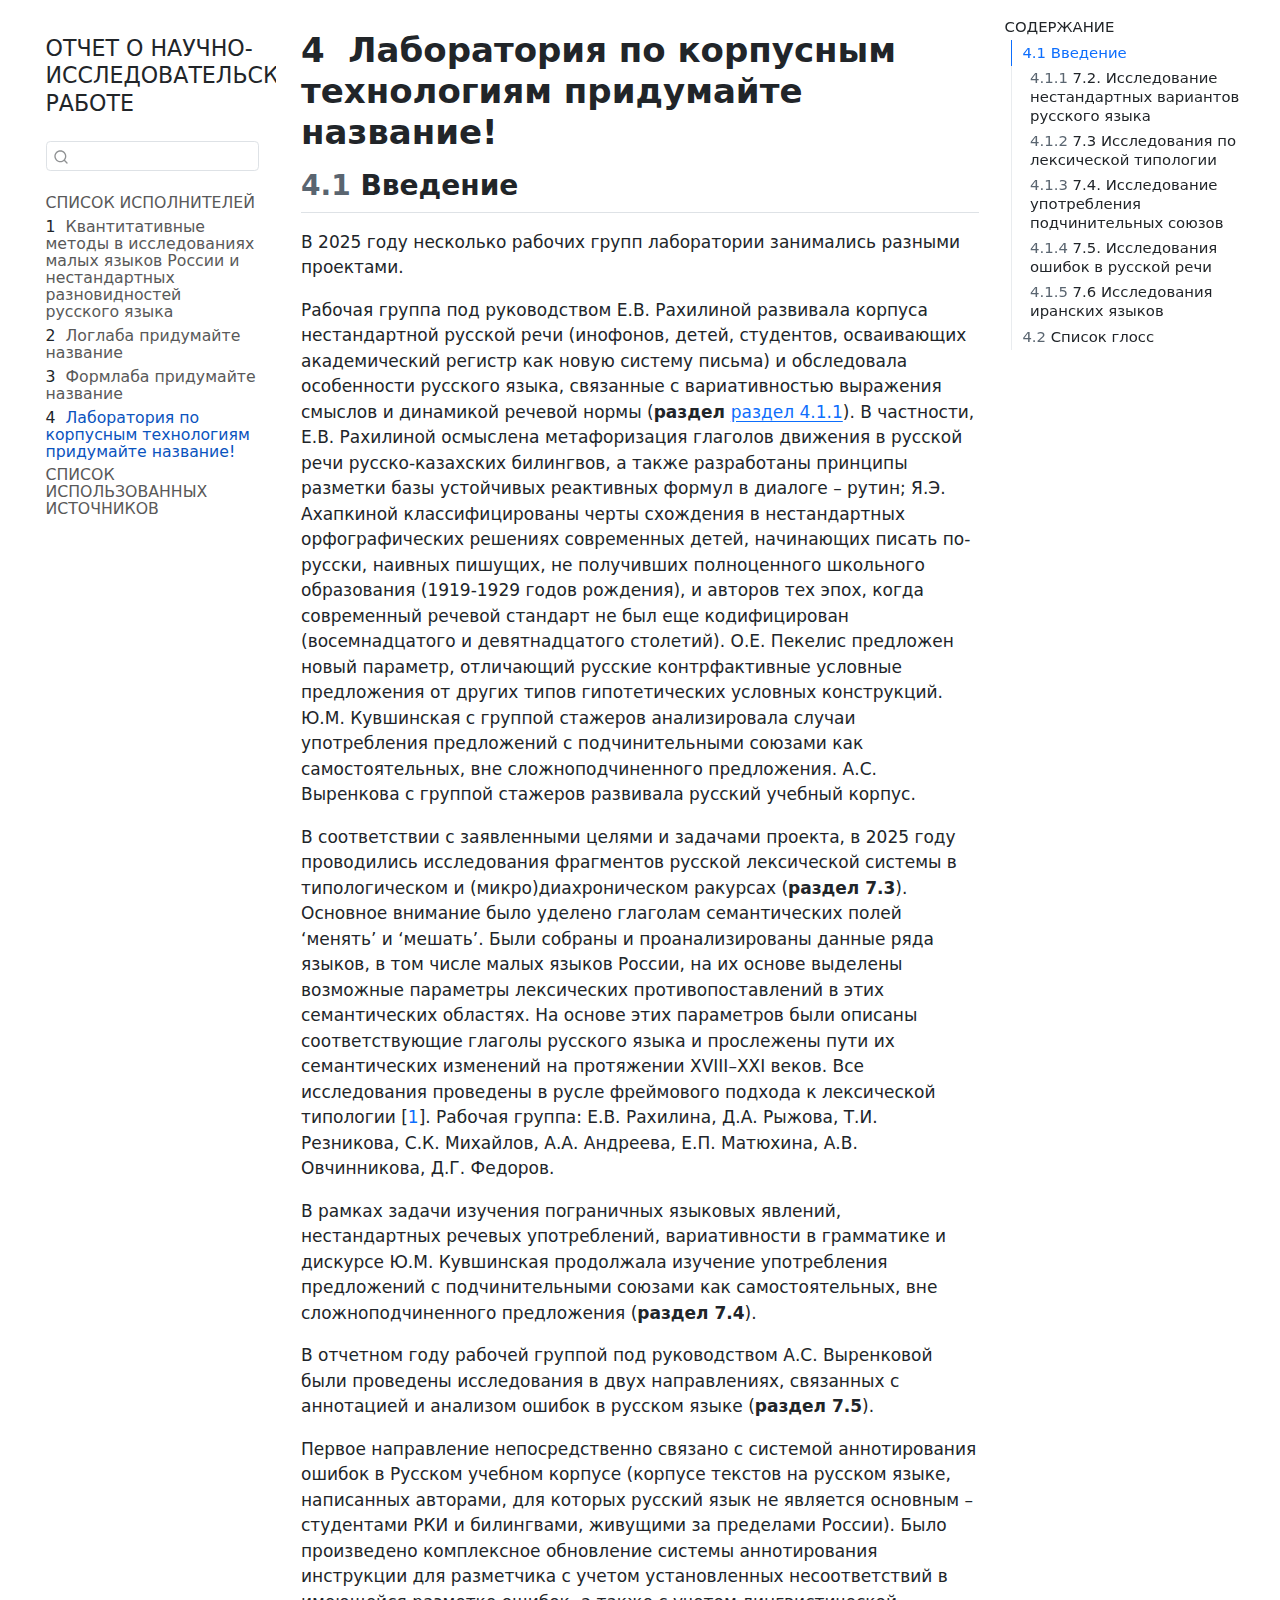
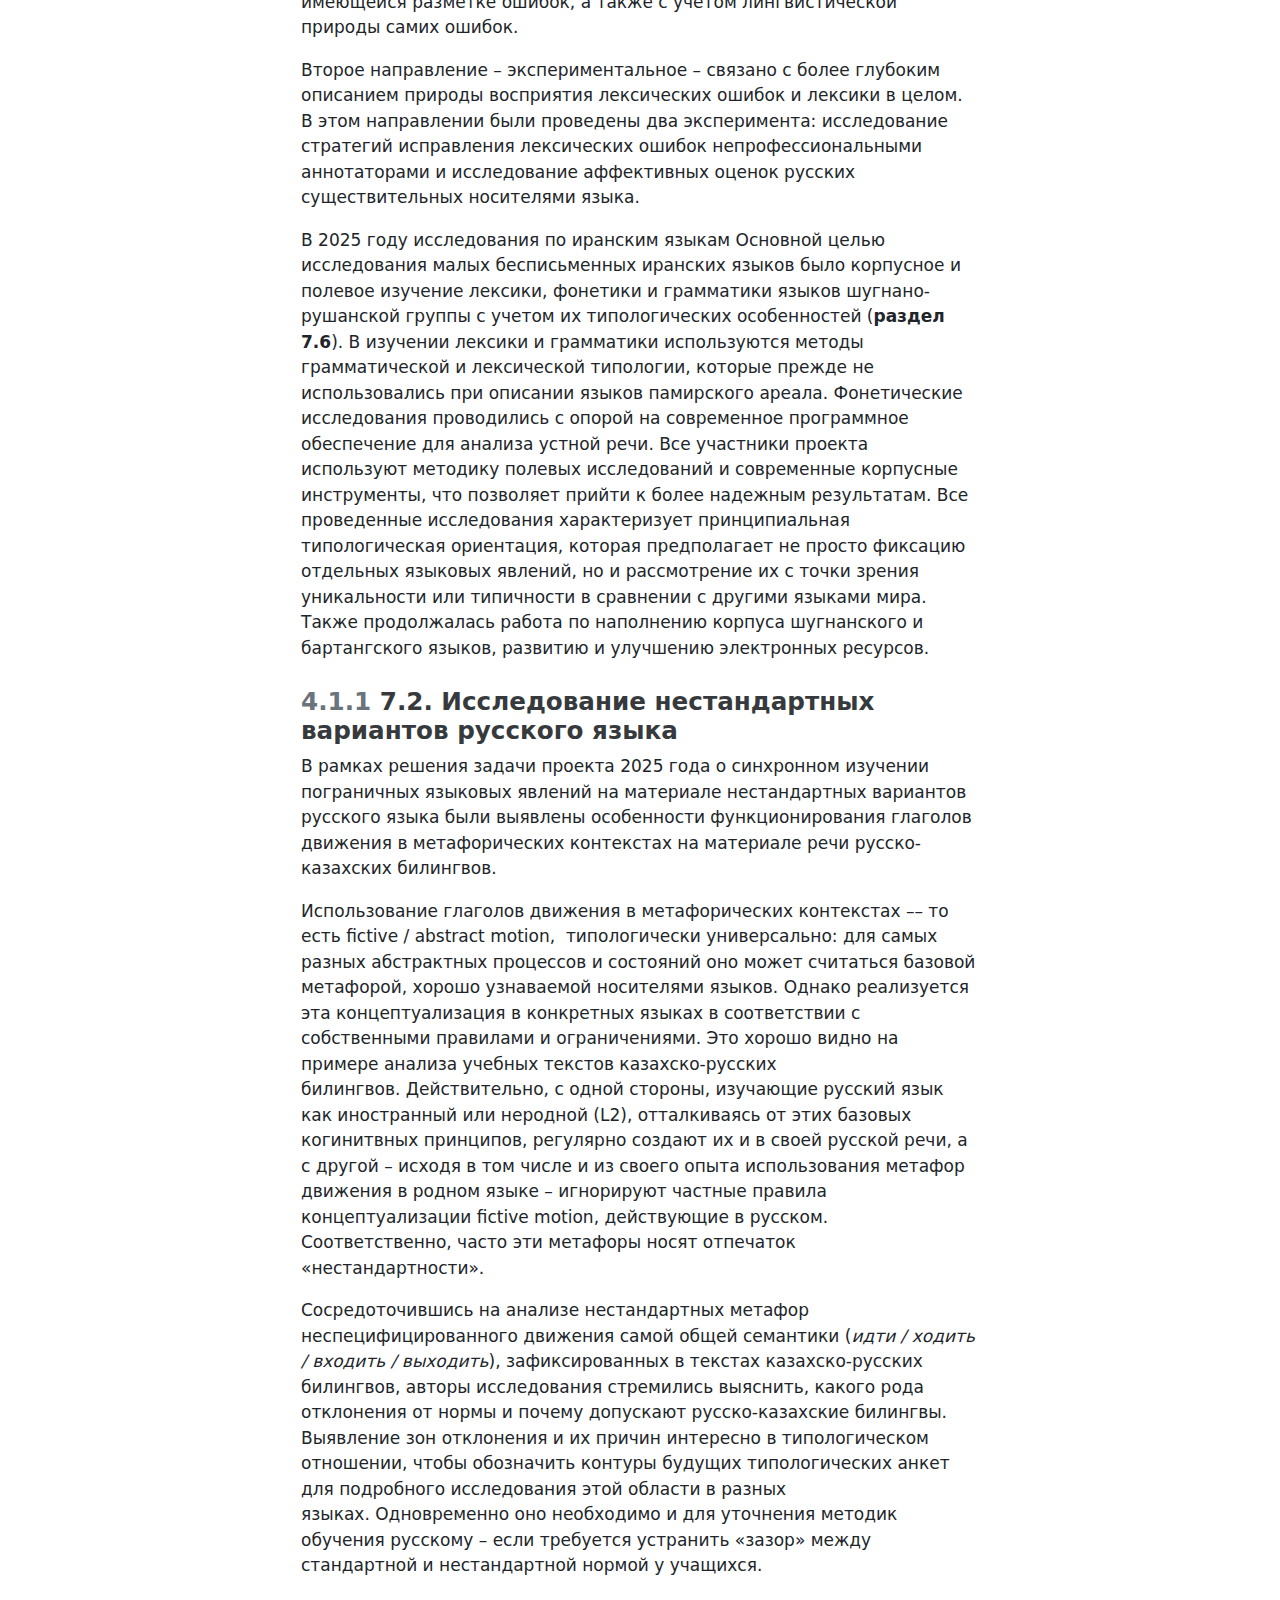
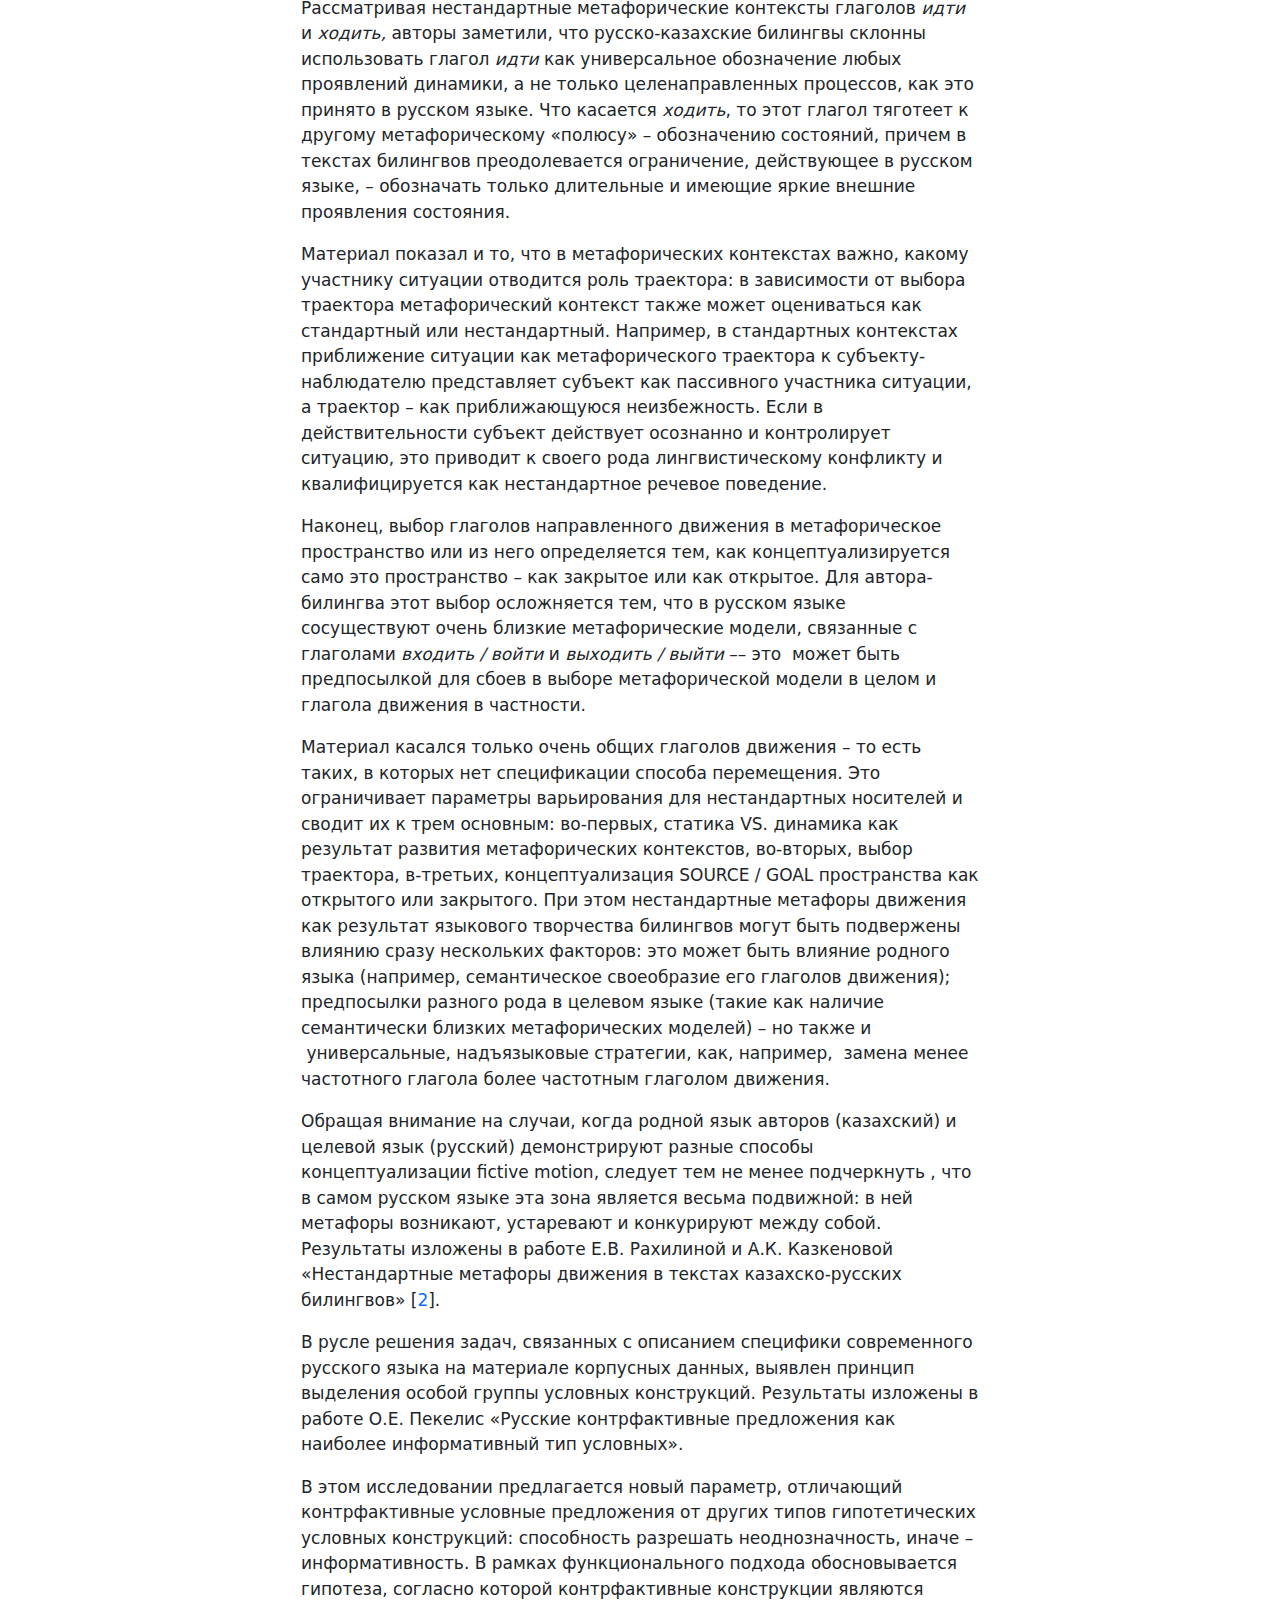
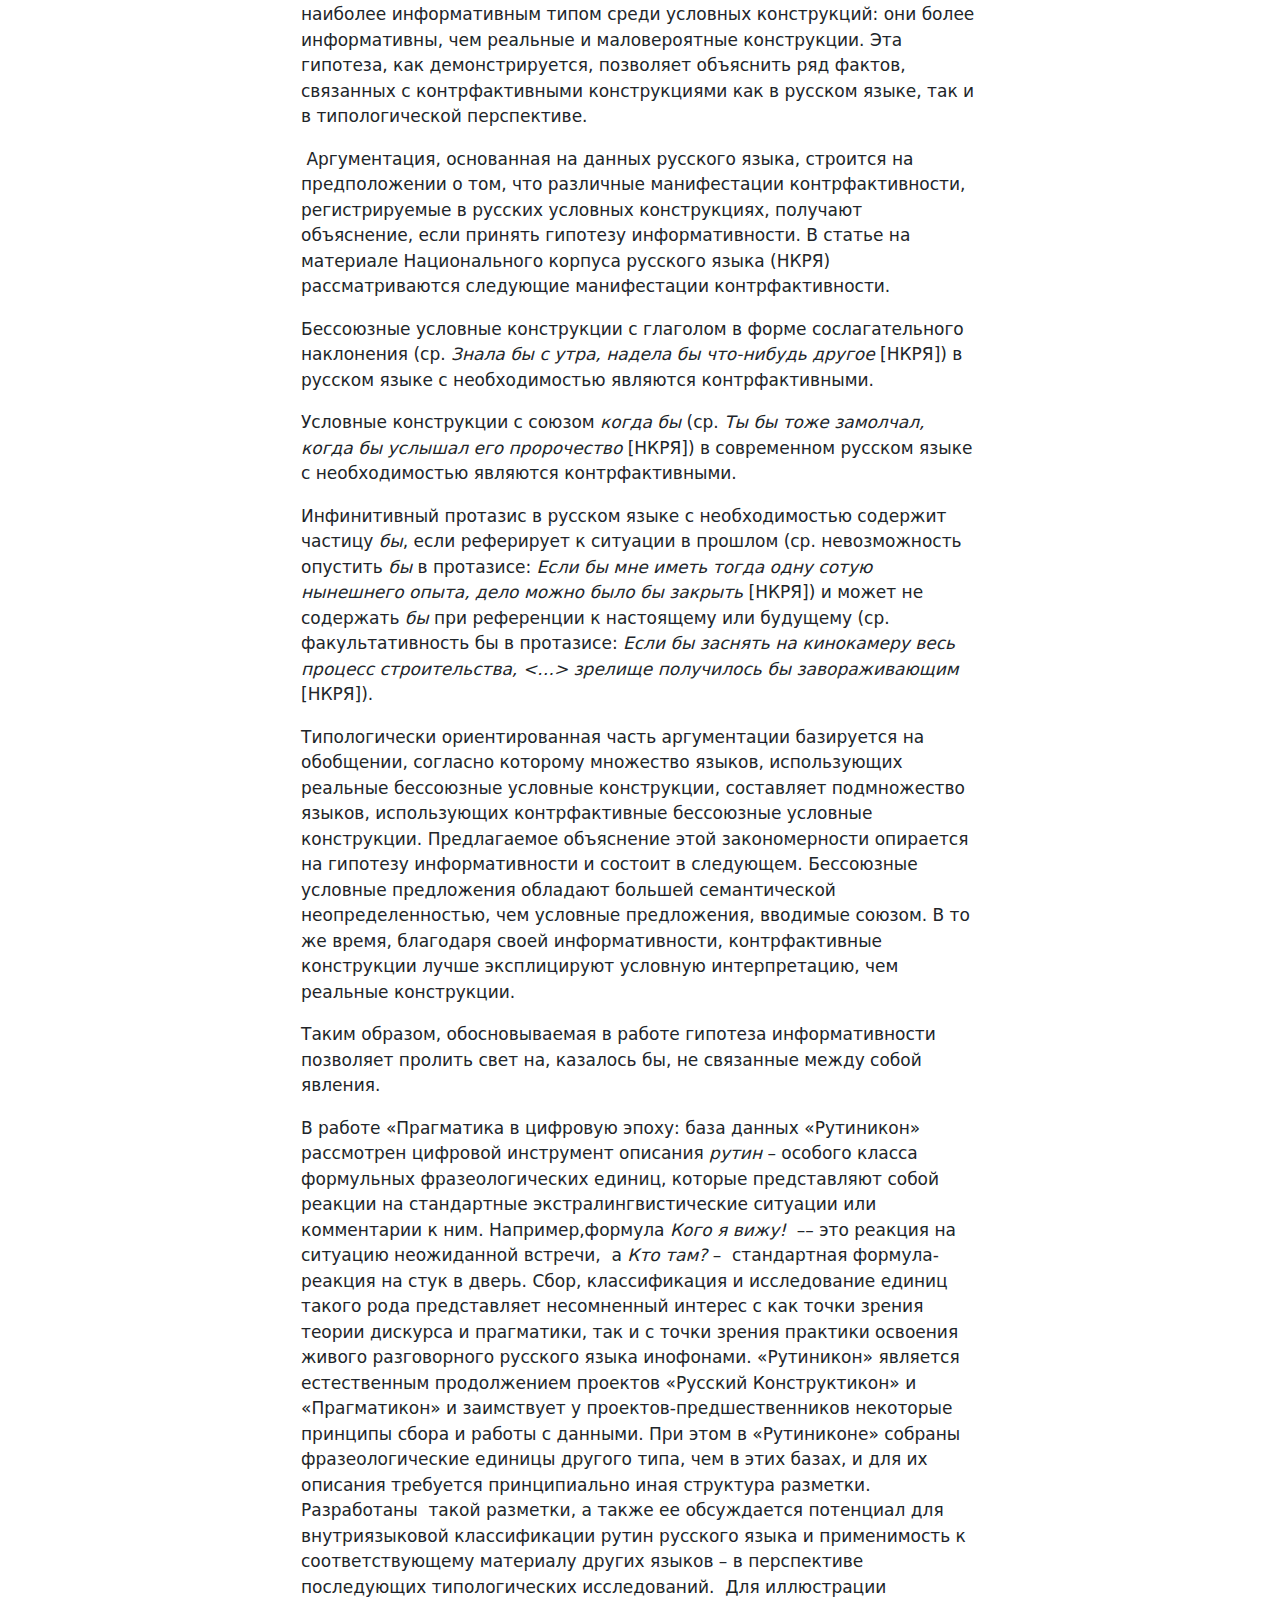
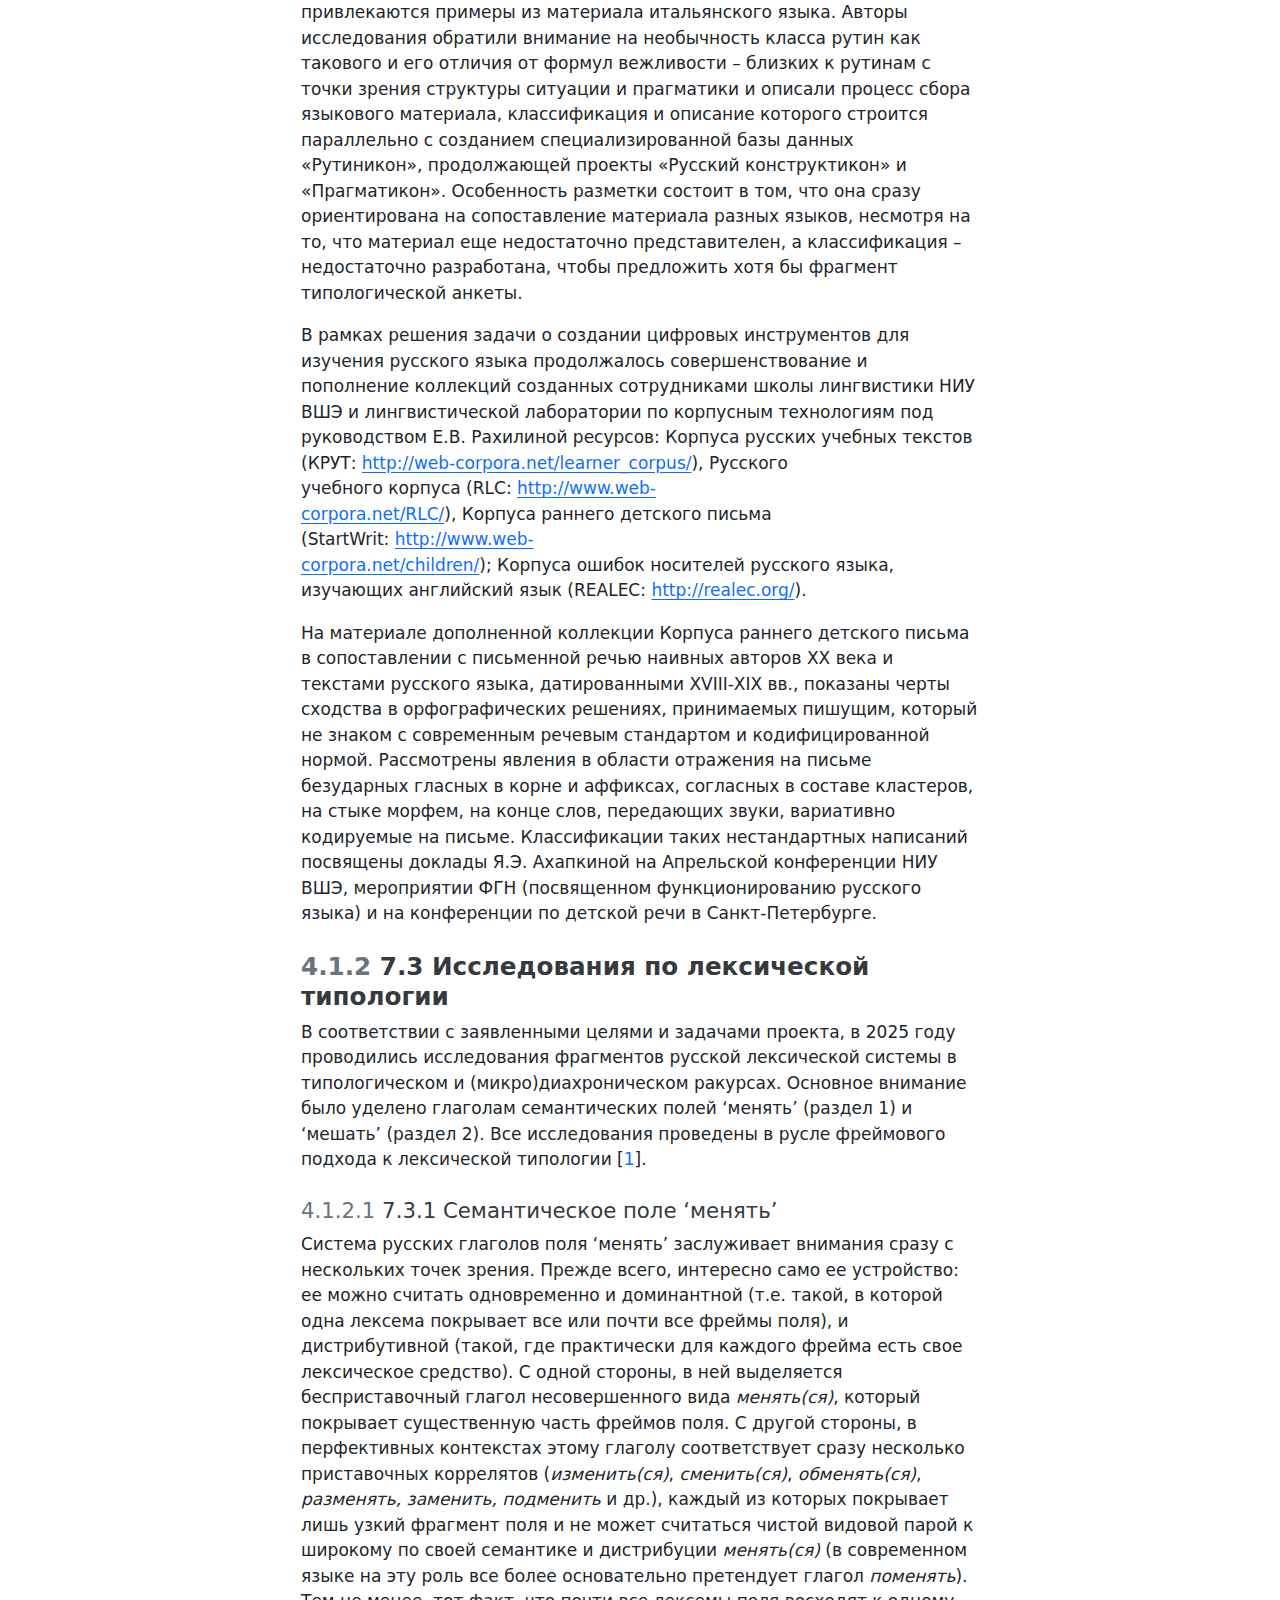
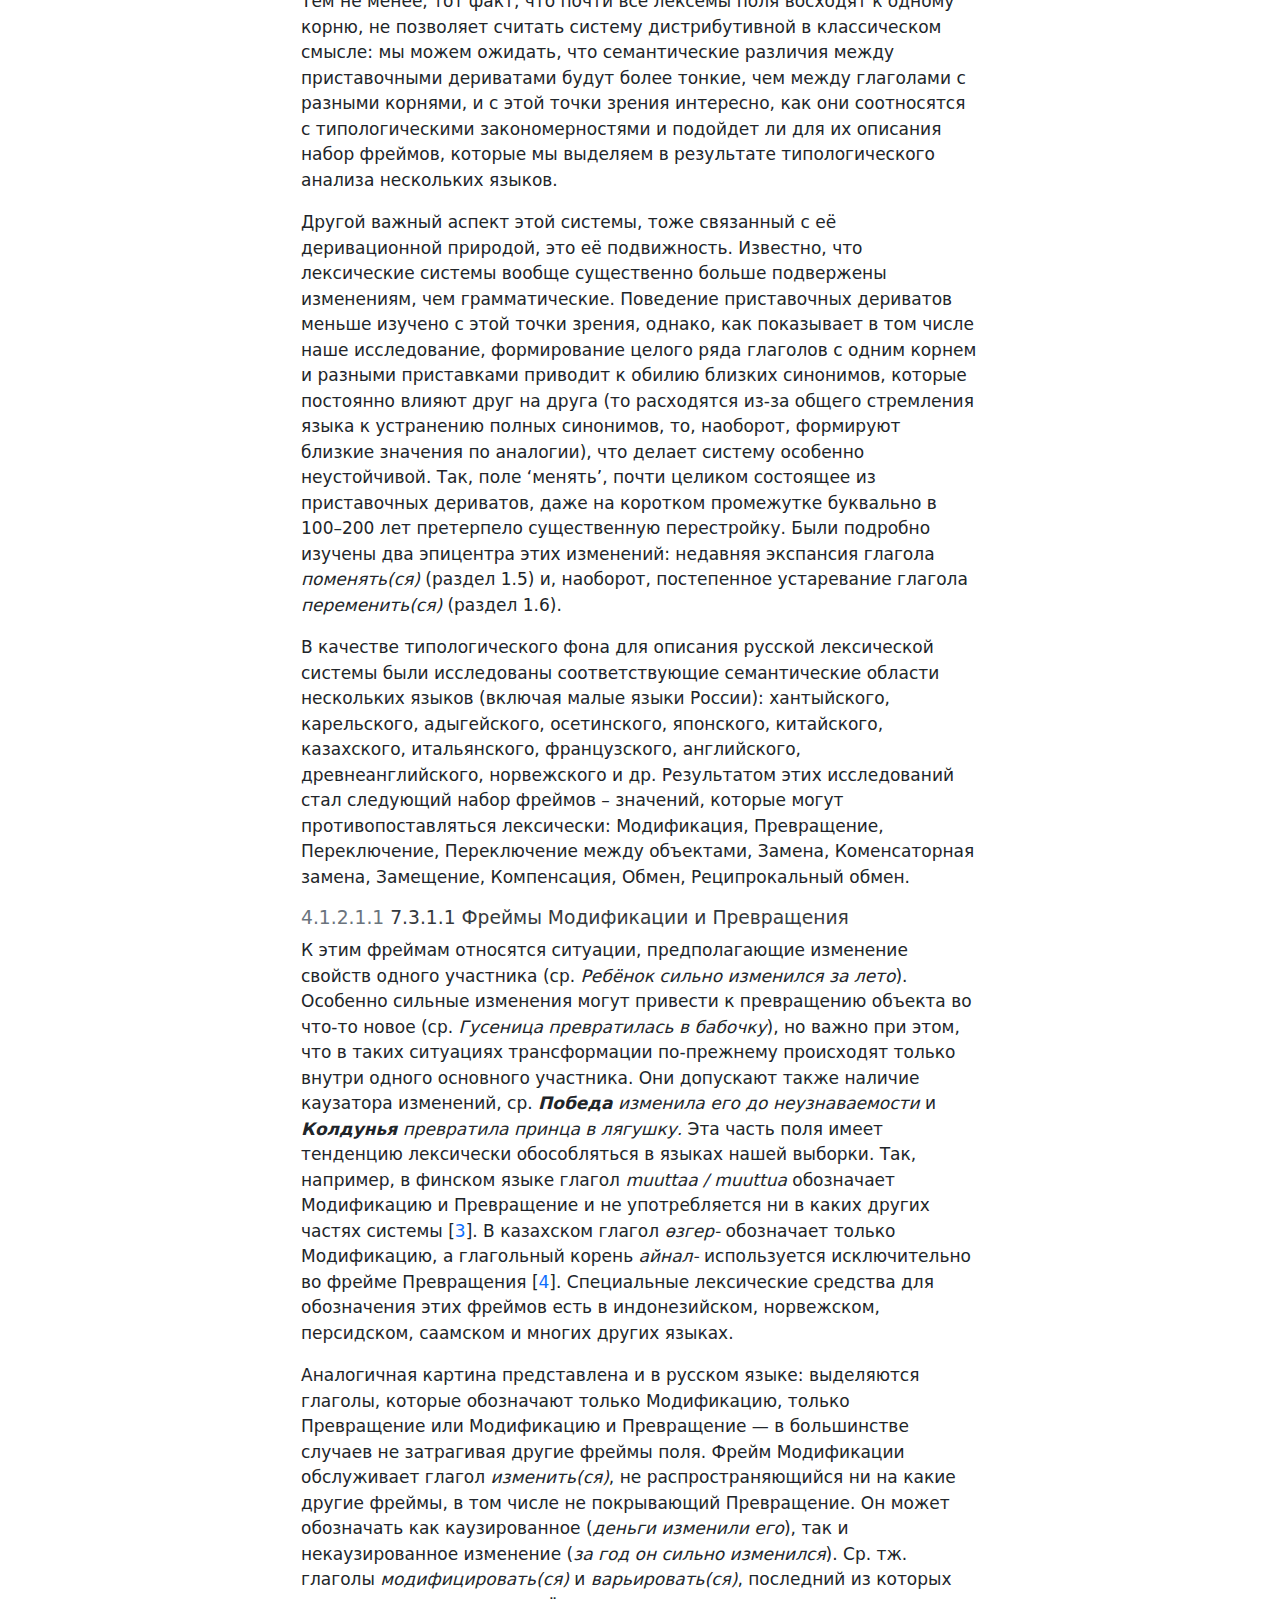
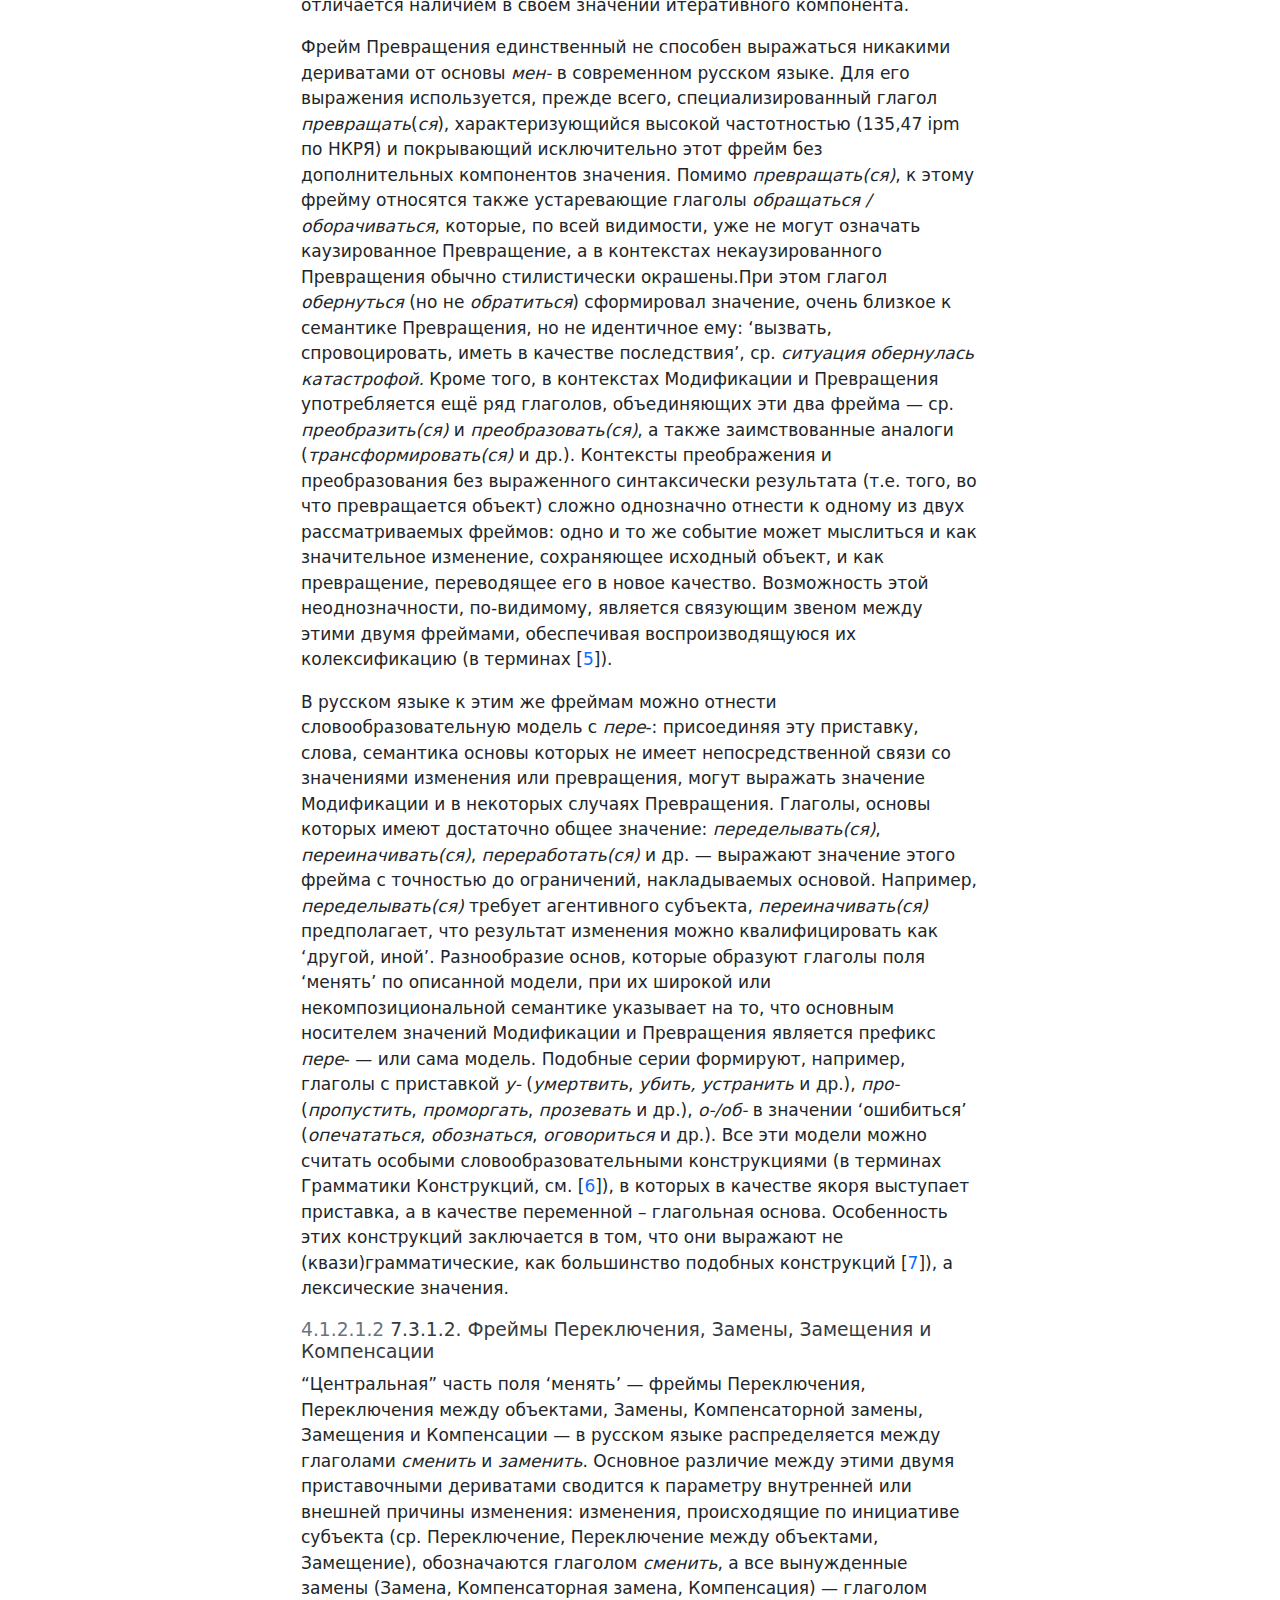
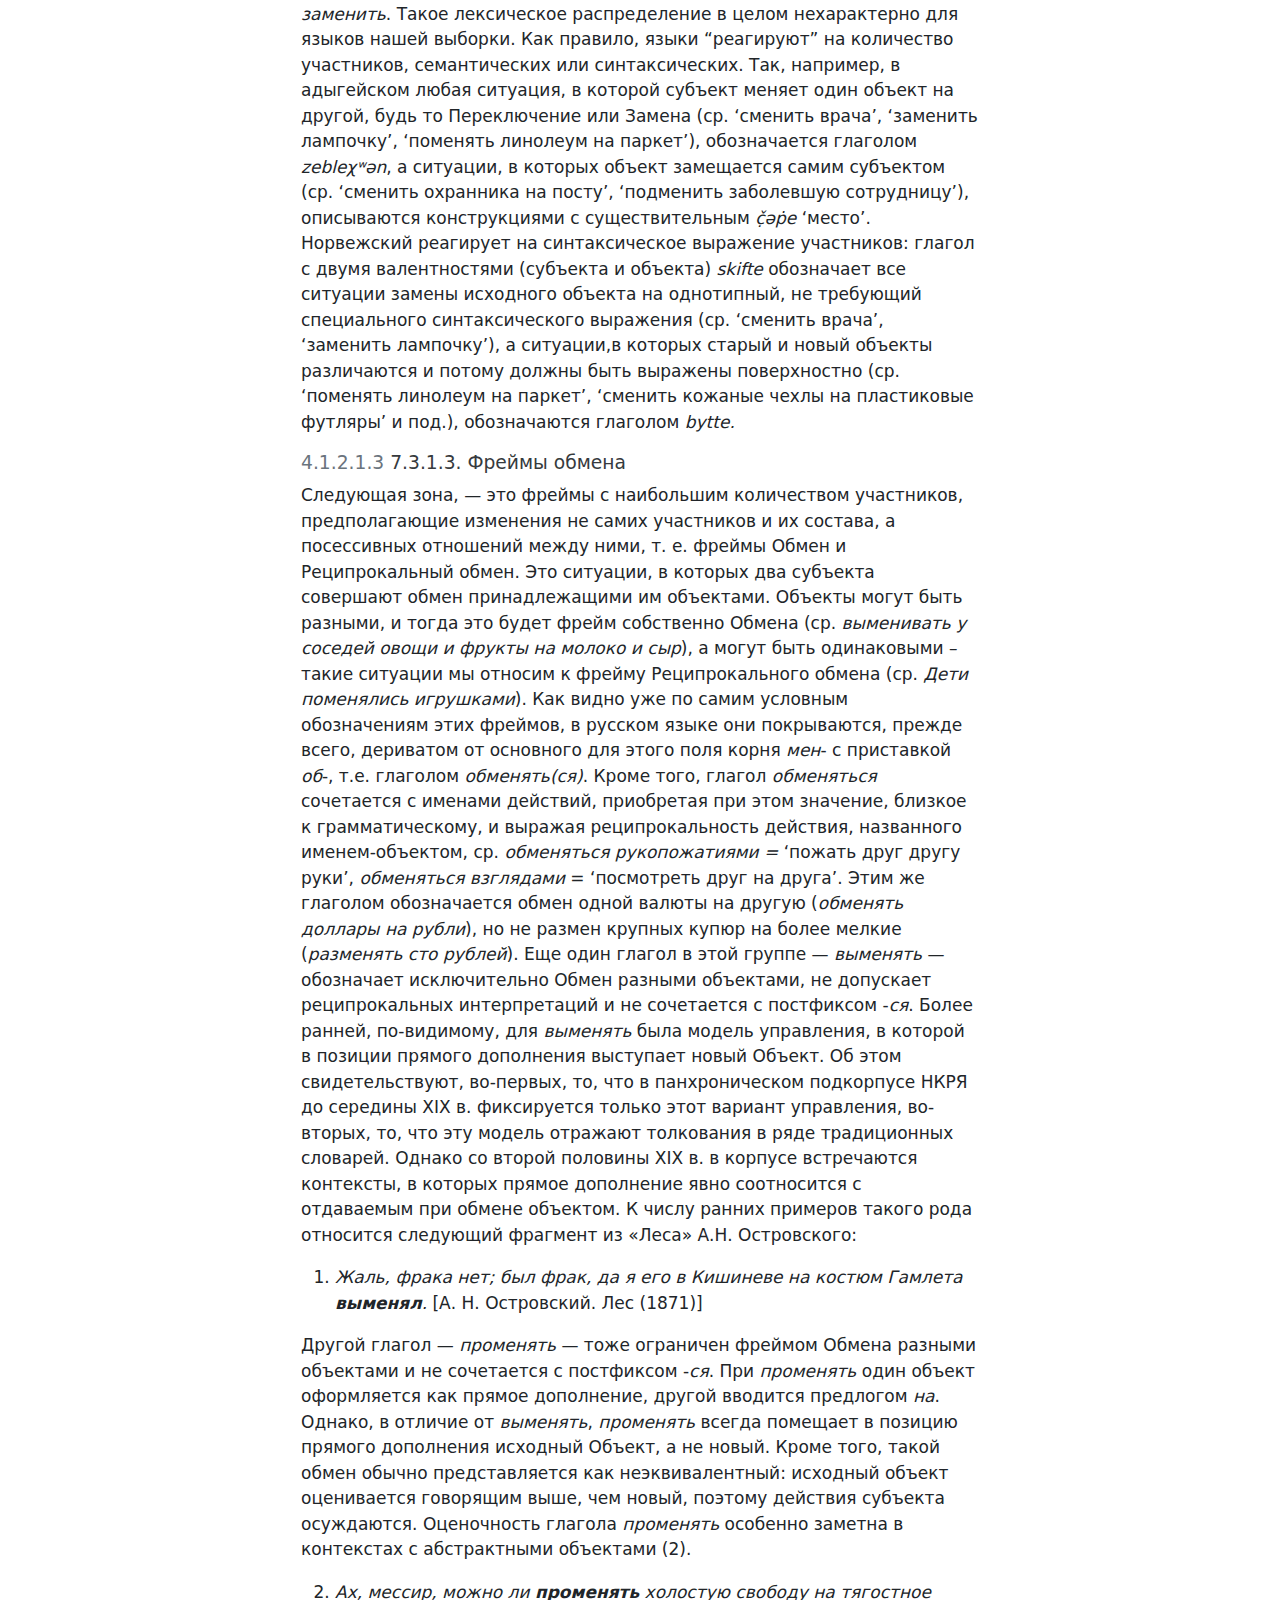
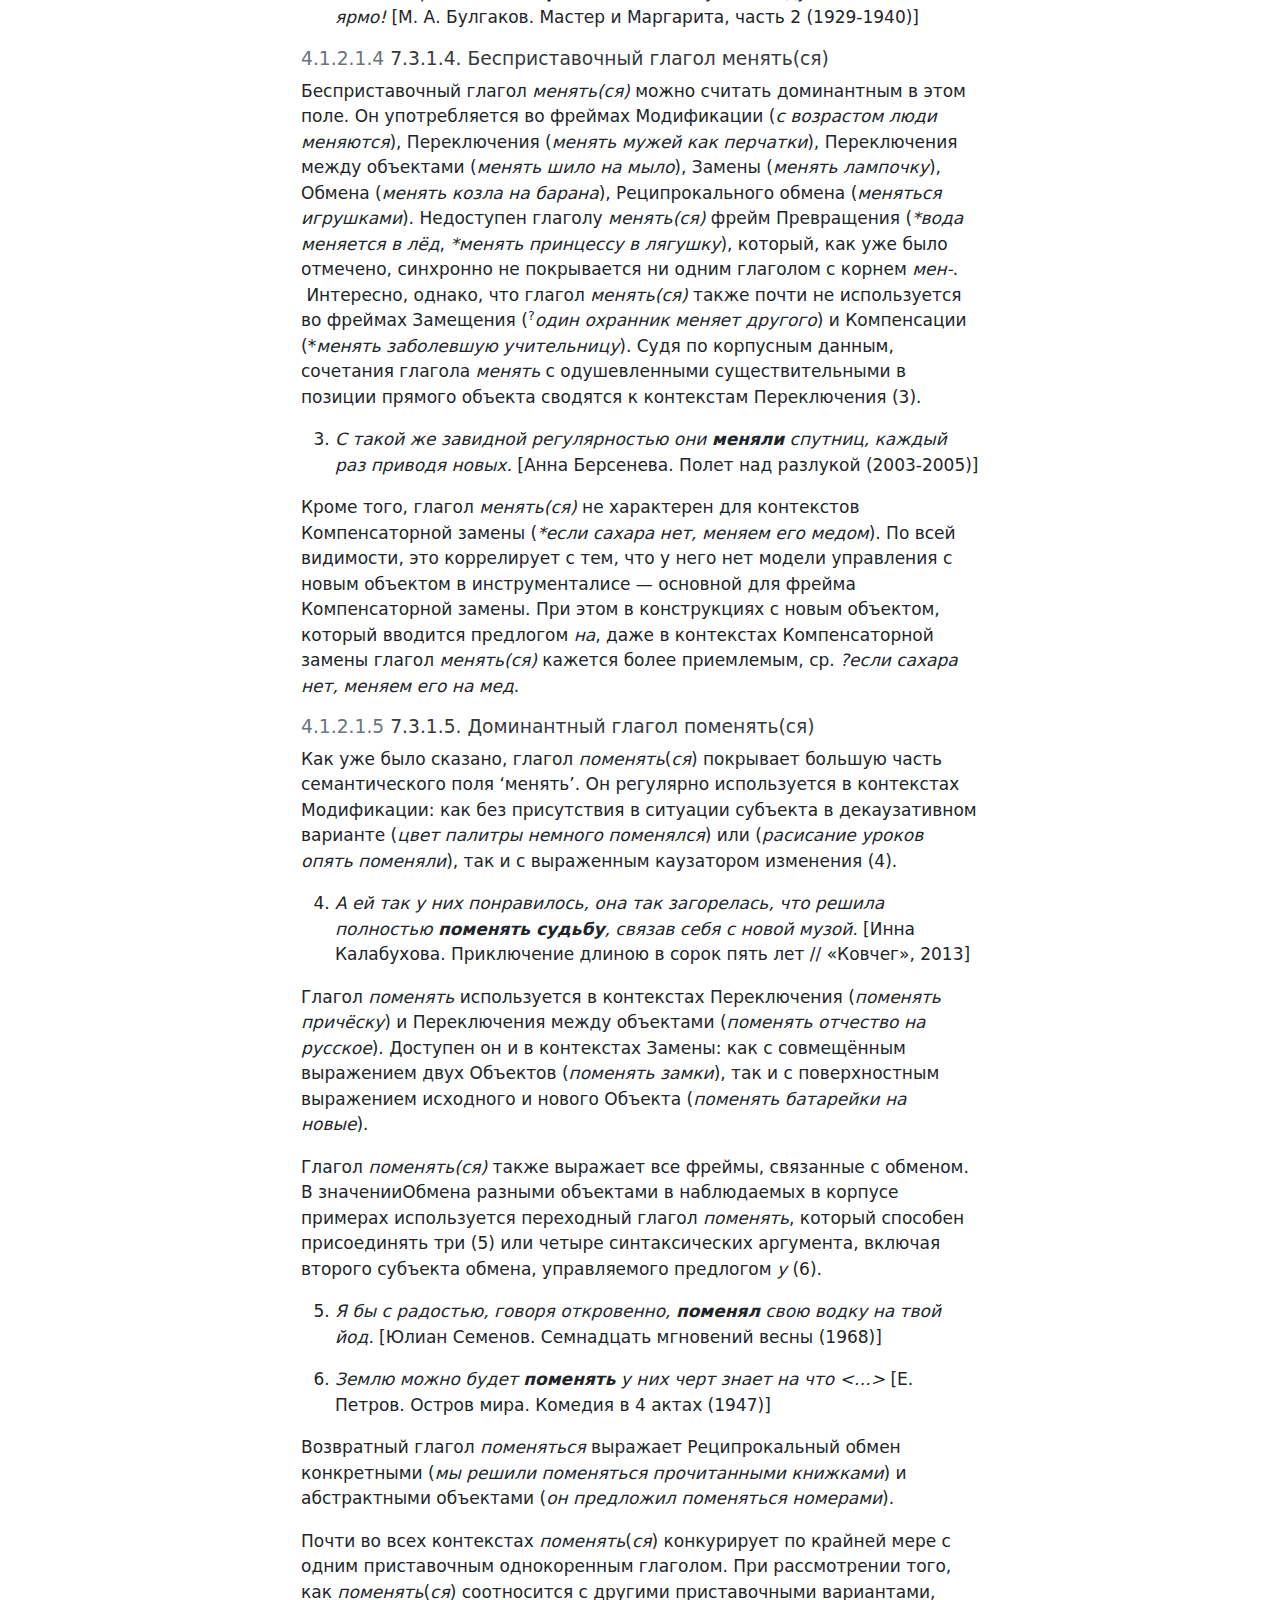
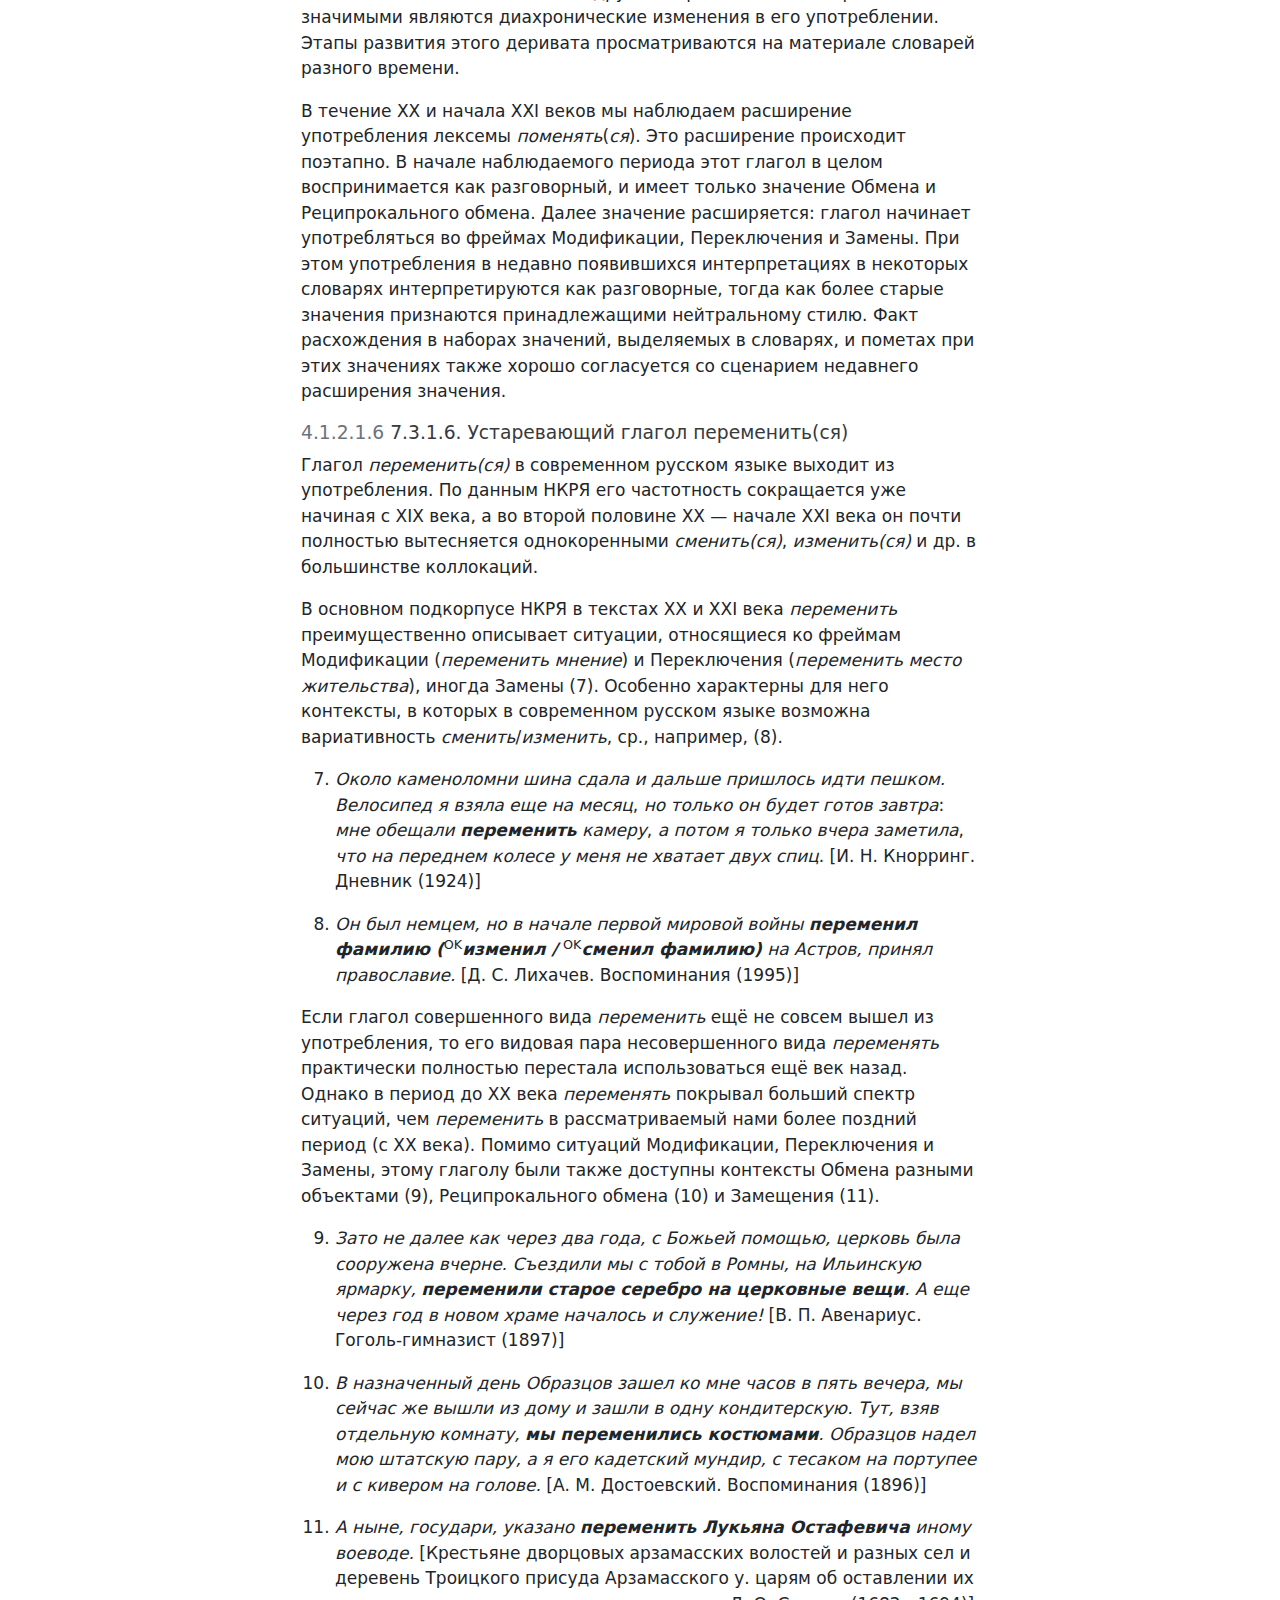
<file: docs/04_chapter.html>
<!DOCTYPE html>
<html xmlns="http://www.w3.org/1999/xhtml" lang="en" xml:lang="en"><head>

<meta charset="utf-8">
<meta name="generator" content="quarto-1.7.29">

<meta name="viewport" content="width=device-width, initial-scale=1.0, user-scalable=yes">


<title>4&nbsp; Лаборатория по корпусным технологиям придумайте название! – ОТЧЕТ О НАУЧНО-ИССЛЕДОВАТЕЛЬСКОЙ РАБОТЕ</title>
<style>
code{white-space: pre-wrap;}
span.smallcaps{font-variant: small-caps;}
div.columns{display: flex; gap: min(4vw, 1.5em);}
div.column{flex: auto; overflow-x: auto;}
div.hanging-indent{margin-left: 1.5em; text-indent: -1.5em;}
ul.task-list{list-style: none;}
ul.task-list li input[type="checkbox"] {
  width: 0.8em;
  margin: 0 0.8em 0.2em -1em; /* quarto-specific, see https://github.com/quarto-dev/quarto-cli/issues/4556 */ 
  vertical-align: middle;
}
/* CSS for citations */
div.csl-bib-body { }
div.csl-entry {
  clear: both;
  margin-bottom: 0em;
}
.hanging-indent div.csl-entry {
  margin-left:2em;
  text-indent:-2em;
}
div.csl-left-margin {
  min-width:2em;
  float:left;
}
div.csl-right-inline {
  margin-left:2em;
  padding-left:1em;
}
div.csl-indent {
  margin-left: 2em;
}</style>


<script src="site_libs/quarto-nav/quarto-nav.js"></script>
<script src="site_libs/quarto-nav/headroom.min.js"></script>
<script src="site_libs/clipboard/clipboard.min.js"></script>
<script src="site_libs/quarto-search/autocomplete.umd.js"></script>
<script src="site_libs/quarto-search/fuse.min.js"></script>
<script src="site_libs/quarto-search/quarto-search.js"></script>
<meta name="quarto:offset" content="./">
<link href="./13_references.html" rel="next">
<link href="./03_chapter.html" rel="prev">
<script src="site_libs/quarto-html/quarto.js" type="module"></script>
<script src="site_libs/quarto-html/tabsets/tabsets.js" type="module"></script>
<script src="site_libs/quarto-html/popper.min.js"></script>
<script src="site_libs/quarto-html/tippy.umd.min.js"></script>
<script src="site_libs/quarto-html/anchor.min.js"></script>
<link href="site_libs/quarto-html/tippy.css" rel="stylesheet">
<link href="site_libs/quarto-html/quarto-syntax-highlighting-bcbce66894bfa8e7e94e40e0186b9bb8.css" rel="stylesheet" id="quarto-text-highlighting-styles">
<script src="site_libs/bootstrap/bootstrap.min.js"></script>
<link href="site_libs/bootstrap/bootstrap-icons.css" rel="stylesheet">
<link href="site_libs/bootstrap/bootstrap-22a2acbb0f7ec22c15d721aa9f56f094.min.css" rel="stylesheet" append-hash="true" id="quarto-bootstrap" data-mode="light">
<script id="quarto-search-options" type="application/json">{
  "location": "sidebar",
  "copy-button": false,
  "collapse-after": 3,
  "panel-placement": "start",
  "type": "textbox",
  "limit": 50,
  "keyboard-shortcut": [
    "f",
    "/",
    "s"
  ],
  "show-item-context": false,
  "language": {
    "search-no-results-text": "No results",
    "search-matching-documents-text": "matching documents",
    "search-copy-link-title": "Copy link to search",
    "search-hide-matches-text": "Hide additional matches",
    "search-more-match-text": "more match in this document",
    "search-more-matches-text": "more matches in this document",
    "search-clear-button-title": "Clear",
    "search-text-placeholder": "",
    "search-detached-cancel-button-title": "Cancel",
    "search-submit-button-title": "Submit",
    "search-label": "Search"
  }
}</script>
<script src="site_libs/kePrint-0.0.1/kePrint.js"></script>
<link href="site_libs/lightable-0.0.1/lightable.css" rel="stylesheet">


</head>

<body class="nav-sidebar floating quarto-light">

<div id="quarto-search-results"></div>
  <header id="quarto-header" class="headroom fixed-top">
  <nav class="quarto-secondary-nav">
    <div class="container-fluid d-flex">
      <button type="button" class="quarto-btn-toggle btn" data-bs-toggle="collapse" role="button" data-bs-target=".quarto-sidebar-collapse-item" aria-controls="quarto-sidebar" aria-expanded="false" aria-label="Toggle sidebar navigation" onclick="if (window.quartoToggleHeadroom) { window.quartoToggleHeadroom(); }">
        <i class="bi bi-layout-text-sidebar-reverse"></i>
      </button>
        <nav class="quarto-page-breadcrumbs" aria-label="breadcrumb"><ol class="breadcrumb"><li class="breadcrumb-item"><a href="./04_chapter.html"><span class="chapter-number">4</span>&nbsp; <span class="chapter-title">Лаборатория по корпусным технологиям придумайте название!</span></a></li></ol></nav>
        <a class="flex-grow-1" role="navigation" data-bs-toggle="collapse" data-bs-target=".quarto-sidebar-collapse-item" aria-controls="quarto-sidebar" aria-expanded="false" aria-label="Toggle sidebar navigation" onclick="if (window.quartoToggleHeadroom) { window.quartoToggleHeadroom(); }">      
        </a>
      <button type="button" class="btn quarto-search-button" aria-label="Search" onclick="window.quartoOpenSearch();">
        <i class="bi bi-search"></i>
      </button>
    </div>
  </nav>
</header>
<!-- content -->
<div id="quarto-content" class="quarto-container page-columns page-rows-contents page-layout-article">
<!-- sidebar -->
  <nav id="quarto-sidebar" class="sidebar collapse collapse-horizontal quarto-sidebar-collapse-item sidebar-navigation floating overflow-auto">
    <div class="pt-lg-2 mt-2 text-left sidebar-header">
    <div class="sidebar-title mb-0 py-0">
      <a href="./">ОТЧЕТ О НАУЧНО-ИССЛЕДОВАТЕЛЬСКОЙ РАБОТЕ</a> 
    </div>
      </div>
        <div class="mt-2 flex-shrink-0 align-items-center">
        <div class="sidebar-search">
        <div id="quarto-search" class="" title="Search"></div>
        </div>
        </div>
    <div class="sidebar-menu-container"> 
    <ul class="list-unstyled mt-1">
        <li class="sidebar-item">
  <div class="sidebar-item-container"> 
  <a href="./index.html" class="sidebar-item-text sidebar-link">
 <span class="menu-text">СПИСОК ИСПОЛНИТЕЛЕЙ</span></a>
  </div>
</li>
        <li class="sidebar-item">
  <div class="sidebar-item-container"> 
  <a href="./01_chapter.html" class="sidebar-item-text sidebar-link">
 <span class="menu-text"><span class="chapter-number">1</span>&nbsp; <span class="chapter-title">Квантитативные методы в исследованиях малых языков России и нестандартных разновидностей русского языка</span></span></a>
  </div>
</li>
        <li class="sidebar-item">
  <div class="sidebar-item-container"> 
  <a href="./02_chapter.html" class="sidebar-item-text sidebar-link">
 <span class="menu-text"><span class="chapter-number">2</span>&nbsp; <span class="chapter-title">Логлаба придумайте название</span></span></a>
  </div>
</li>
        <li class="sidebar-item">
  <div class="sidebar-item-container"> 
  <a href="./03_chapter.html" class="sidebar-item-text sidebar-link">
 <span class="menu-text"><span class="chapter-number">3</span>&nbsp; <span class="chapter-title">Формлаба придумайте название</span></span></a>
  </div>
</li>
        <li class="sidebar-item">
  <div class="sidebar-item-container"> 
  <a href="./04_chapter.html" class="sidebar-item-text sidebar-link active">
 <span class="menu-text"><span class="chapter-number">4</span>&nbsp; <span class="chapter-title">Лаборатория по корпусным технологиям придумайте название!</span></span></a>
  </div>
</li>
        <li class="sidebar-item">
  <div class="sidebar-item-container"> 
  <a href="./13_references.html" class="sidebar-item-text sidebar-link">
 <span class="menu-text">СПИСОК ИСПОЛЬЗОВАННЫХ ИСТОЧНИКОВ</span></a>
  </div>
</li>
    </ul>
    </div>
</nav>
<div id="quarto-sidebar-glass" class="quarto-sidebar-collapse-item" data-bs-toggle="collapse" data-bs-target=".quarto-sidebar-collapse-item"></div>
<!-- margin-sidebar -->
    <div id="quarto-margin-sidebar" class="sidebar margin-sidebar">
        <nav id="TOC" role="doc-toc" class="toc-active">
    <h2 id="toc-title">СОДЕРЖАНИЕ</h2>
   
  <ul>
  <li><a href="#введение" id="toc-введение" class="nav-link active" data-scroll-target="#введение"><span class="header-section-number">4.1</span> Введение</a>
  <ul class="collapse">
  <li><a href="#sec-7_2" id="toc-sec-7_2" class="nav-link" data-scroll-target="#sec-7_2"><span class="header-section-number">4.1.1</span> 7.2. Исследование нестандартных вариантов русского языка</a></li>
  <li><a href="#исследования-по-лексической-типологии" id="toc-исследования-по-лексической-типологии" class="nav-link" data-scroll-target="#исследования-по-лексической-типологии"><span class="header-section-number">4.1.2</span> 7.3 Исследования по лексической типологии</a></li>
  <li><a href="#исследование-употребления-подчинительных-союзов" id="toc-исследование-употребления-подчинительных-союзов" class="nav-link" data-scroll-target="#исследование-употребления-подчинительных-союзов"><span class="header-section-number">4.1.3</span> 7.4. Исследование употребления подчинительных союзов</a></li>
  <li><a href="#исследования-ошибок-в-русской-речи" id="toc-исследования-ошибок-в-русской-речи" class="nav-link" data-scroll-target="#исследования-ошибок-в-русской-речи"><span class="header-section-number">4.1.4</span> 7.5. Исследования ошибок в русской речи</a></li>
  <li><a href="#исследования-иранских-языков" id="toc-исследования-иранских-языков" class="nav-link" data-scroll-target="#исследования-иранских-языков"><span class="header-section-number">4.1.5</span> 7.6 Исследования иранских языков</a></li>
  </ul></li>
  <li><a href="#список-глосс" id="toc-список-глосс" class="nav-link" data-scroll-target="#список-глосс"><span class="header-section-number">4.2</span> Список глосс</a></li>
  </ul>
</nav>
    </div>
<!-- main -->
<main class="content" id="quarto-document-content">

<header id="title-block-header" class="quarto-title-block default">
<div class="quarto-title">
<h1 class="title"><span class="chapter-number">4</span>&nbsp; <span class="chapter-title">Лаборатория по корпусным технологиям придумайте название!</span></h1>
</div>



<div class="quarto-title-meta">

    
  
    
  </div>
  


</header>


<section id="введение" class="level2" data-number="4.1">
<h2 data-number="4.1" class="anchored" data-anchor-id="введение"><span class="header-section-number">4.1</span> Введение</h2>
<p>В 2025 году несколько рабочих групп лаборатории занимались разными проектами.</p>
<p>Рабочая группа под руководством Е.В. Рахилиной развивала корпуса нестандартной русской речи (инофонов, детей, студентов, осваивающих академический регистр как новую систему письма) и обследовала особенности русского языка, связанные с вариативностью выражения смыслов и динамикой речевой нормы (<strong>раздел <a href="#sec-7_2" class="quarto-xref"><span>раздел 4.1.1</span></a></strong>). В частности, Е.В. Рахилиной осмыслена метафоризация глаголов движения в русской речи русско-казахских билингвов, а также разработаны принципы разметки базы устойчивых реактивных формул в диалоге – рутин; Я.Э. Ахапкиной классифицированы черты схождения в нестандартных орфографических решениях современных детей, начинающих писать по-русски, наивных пишущих, не получивших полноценного школьного образования (1919-1929 годов рождения), и авторов тех эпох, когда современный речевой стандарт не был еще кодифицирован (восемнадцатого и девятнадцатого столетий). О.Е. Пекелис предложен новый параметр, отличающий русские контрфактивные условные предложения от других типов гипотетических условных конструкций. Ю.М. Кувшинская с группой стажеров анализировала случаи употребления предложений с подчинительными союзами как самостоятельных, вне сложноподчиненного предложения. А.С. Выренкова с группой стажеров развивала русский учебный корпус.</p>
<p>В соответствии с заявленными целями и задачами проекта, в 2025 году проводились исследования фрагментов русской лексической системы в типологическом и (микро)диахроническом ракурсах (<strong>раздел 7.3</strong>). Основное внимание было уделено глаголам семантических полей ‘менять’ и ‘мешать’. Были собраны и проанализированы данные ряда языков, в том числе малых языков России, на их основе выделены возможные параметры лексических противопоставлений в этих семантических областях. На основе этих параметров были описаны соответствующие глаголы русского языка и прослежены пути их семантических изменений на протяжении XVIII–XXI веков. Все исследования проведены в русле фреймового подхода к лексической типологии <span class="citation" data-cites="rakhilinareznikova2013">[<a href="13_references.html#ref-rakhilinareznikova2013" role="doc-biblioref">1</a>]</span>. Рабочая группа: Е.В. Рахилина, Д.А. Рыжова, Т.И. Резникова, С.К. Михайлов, А.А. Андреева, Е.П. Матюхина, А.В. Овчинникова, Д.Г. Федоров.</p>
<p>В рамках задачи изучения пограничных языковых явлений, нестандартных речевых употреблений, вариативности в грамматике и дискурсе Ю.М. Кувшинская продолжала изучение употребления предложений с подчинительными союзами как самостоятельных, вне сложноподчиненного предложения (<strong>раздел 7.4</strong>).</p>
<p>В отчетном году рабочей группой под руководством А.С. Выренковой были проведены исследования в двух направлениях, связанных с аннотацией и анализом ошибок в русском языке (<strong>раздел 7.5</strong>).</p>
<p>Первое направление непосредственно связано с системой аннотирования ошибок в Русском учебном корпусе (корпусе текстов на русском языке, написанных авторами, для которых русский язык не является основным – студентами РКИ и билингвами, живущими за пределами России). Было произведено комплексное обновление системы аннотирования инструкции для разметчика с учетом установленных несоответствий в имеющейся разметке ошибок, а также с учетом лингвистической природы самих ошибок.</p>
<p>Второе направление – экспериментальное – связано с более глубоким описанием природы восприятия лексических ошибок и лексики в целом. В этом направлении были проведены два эксперимента: исследование стратегий исправления лексических ошибок непрофессиональными аннотаторами и исследование аффективных оценок русских существительных носителями языка.</p>
<p>В 2025 году исследования по иранским языкам Основной целью исследования малых бесписьменных иранских языков было корпусное и полевое изучение лексики, фонетики и грамматики языков шугнано-рушанской группы с учетом их типологических особенностей (<strong>раздел 7.6</strong>). В изучении лексики и грамматики используются методы грамматической и лексической типологии, которые прежде не использовались при описании языков памирского ареала. Фонетические исследования проводились с опорой на современное программное обеспечение для анализа устной речи. Все участники проекта используют методику полевых исследований и современные корпусные инструменты, что позволяет прийти к более надежным результатам. Все проведенные исследования характеризует принципиальная типологическая ориентация, которая предполагает не просто фиксацию отдельных языковых явлений, но и рассмотрение их с точки зрения уникальности или типичности в сравнении с другими языками мира. Также продолжалась работа по наполнению корпуса шугнанского и бартангского языков, развитию и улучшению электронных ресурсов.</p>
<section id="sec-7_2" class="level3" data-number="4.1.1">
<h3 data-number="4.1.1" class="anchored" data-anchor-id="sec-7_2"><span class="header-section-number">4.1.1</span> 7.2. Исследование нестандартных вариантов русского языка</h3>
<p>В рамках решения задачи проекта 2025 года о синхронном изучении пограничных языковых явлений на материале нестандартных вариантов русского языка были выявлены особенности функционирования глаголов движения в метафорических контекстах на материале речи русско-казахских билингвов.</p>
<p>Использование глаголов движения&nbsp;в метафорических контекстах&nbsp;–– то есть fictive&nbsp;/&nbsp;abstract&nbsp;motion, &nbsp;типологически универсально: для самых разных абстрактных процессов и состояний оно может считаться базовой метафорой, хорошо узнаваемой носителями языков. Однако реализуется эта концептуализация в конкретных языках в соответствии с собственными правилами и ограничениями. Это хорошо видно на примере анализа учебных текстов казахско-русских билингвов.&nbsp;Действительно, с одной стороны,&nbsp;изучающие русский язык как иностранный или неродной (L2), отталкиваясь от этих базовых когинитвных принципов, регулярно создают их и в своей русской речи, а с другой – исходя в том числе и из своего опыта использования метафор движения в родном языке – игнорируют частные правила концептуализации fictive motion, действующие в русском. Соответственно, часто эти метафоры носят отпечаток «нестандартности».</p>
<p>Сосредоточившись на анализе нестандартных метафор неспецифицированного движения самой общей семантики (<em>идти / ходить / входить / выходить</em>), зафиксированных в текстах казахско-русских билингвов, авторы исследования стремились выяснить, какого рода отклонения от нормы и почему допускают русско-казахские билингвы. Выявление зон отклонения и их причин интересно в типологическом отношении, чтобы обозначить контуры будущих типологических анкет для подробного исследования этой области в разных языках.&nbsp;Одновременно оно необходимо и для уточнения методик обучения русскому – если требуется устранить «зазор» между стандартной и нестандартной нормой у учащихся.</p>
<p>Рассматривая нестандартные метафорические контексты глаголов&nbsp;<em>идти</em> и <em>ходить,</em>&nbsp;авторы заметили, что русско-казахские билингвы склонны использовать глагол&nbsp;<em>идти</em>&nbsp;как универсальное обозначение любых проявлений динамики, а не только целенаправленных процессов, как это принято в русском языке. Что касается&nbsp;<em>ходить</em>, то этот глагол тяготеет к другому метафорическому «полюсу» – обозначению состояний, причем в текстах билингвов преодолевается ограничение, действующее в русском языке, – обозначать&nbsp;только длительные и имеющие яркие внешние проявления состояния.</p>
<p>Материал показал и то, что в метафорических контекстах важно, какому участнику ситуации отводится роль траектора: в зависимости от выбора траектора метафорический контекст также может оцениваться как стандартный или нестандартный. Например, в стандартных контекстах приближение ситуации как метафорического траектора к субъекту-наблюдателю представляет субъект как пассивного участника ситуации, а траектор – как приближающуюся неизбежность. Если в действительности субъект действует осознанно и контролирует ситуацию, это приводит к своего рода лингвистическому конфликту и квалифицируется как нестандартное речевое поведение.</p>
<p>Наконец, выбор глаголов направленного движения в метафорическое пространство или из него определяется тем, как концептуализируется само это пространство – как закрытое или как открытое. Для автора-билингва этот выбор осложняется тем, что в русском языке сосуществуют очень близкие метафорические модели, связанные с глаголами&nbsp;<em>входить / войти</em> и <em>выходить / выйти</em>&nbsp;–– это &nbsp;может быть предпосылкой для сбоев в выборе метафорической модели в целом и глагола движения в частности.</p>
<p>Материал касался только очень общих глаголов движения – то есть таких, в которых нет спецификации способа перемещения. Это ограничивает параметры варьирования для нестандартных носителей и сводит их к трем основным: во-первых, статика&nbsp;VS. динамика как результат развития метафорических контекстов, во-вторых, выбор траектора, в-третьих, концептуализация&nbsp;SOURCE&nbsp;/&nbsp;GOAL&nbsp;пространства как открытого или закрытого. При этом нестандартные метафоры движения как результат языкового творчества билингвов могут быть подвержены влиянию сразу нескольких факторов: это может быть влияние родного языка (например, семантическое своеобразие его глаголов движения); предпосылки разного рода в целевом языке (такие как наличие семантически близких метафорических моделей) – но также и &nbsp;универсальные, надъязыковые стратегии, как, например, &nbsp;замена менее частотного глагола более частотным глаголом движения.</p>
<p>Обращая внимание на случаи, когда родной язык авторов (казахский) и целевой язык (русский) демонстрируют разные способы концептуализации fictive motion, следует тем не менее подчеркнуть , что в самом русском языке эта зона является весьма подвижной: в ней метафоры возникают, устаревают и конкурируют между собой. Результаты изложены в работе Е.В. Рахилиной и А.К. Казкеновой «Нестандартные метафоры движения в текстах казахско-русских билингвов» <span class="citation" data-cites="rakhilinakazkenova2025">[<a href="13_references.html#ref-rakhilinakazkenova2025" role="doc-biblioref">2</a>]</span>.</p>
<p>В русле решения задач, связанных с описанием специфики современного русского языка на материале корпусных данных, выявлен принцип выделения особой группы условных конструкций. Результаты изложены в работе О.Е. Пекелис «Русские контрфактивные предложения как наиболее информативный тип условных».</p>
<p>В этом исследовании предлагается новый параметр, отличающий контрфактивные условные предложения от других типов гипотетических условных конструкций: способность разрешать неоднозначность, иначе – информативность. В рамках функционального подхода обосновывается гипотеза, согласно которой контрфактивные конструкции являются наиболее информативным типом среди условных конструкций: они более информативны, чем реальные и маловероятные конструкции. Эта гипотеза, как демонстрируется, позволяет объяснить ряд фактов, связанных с контрфактивными конструкциями как в русском языке, так и в типологической перспективе.</p>
<p>&nbsp;Аргументация, основанная на данных русского языка, строится на предположении о том, что различные манифестации контрфактивности, регистрируемые в русских условных конструкциях, получают объяснение, если принять гипотезу информативности.&nbsp;В статье на материале Национального корпуса русского языка (НКРЯ) рассматриваются следующие манифестации контрфактивности.</p>
<p>Бессоюзные условные конструкции с глаголом в форме сослагательного наклонения (ср. <em>Знала бы с утра, надела бы что-нибудь другое</em> [НКРЯ]) в русском языке с необходимостью являются контрфактивными.</p>
<p>Условные конструкции с союзом <em>когда бы</em> (ср. <em>Ты бы тоже замолчал, когда бы услышал его пророчество</em> [НКРЯ]) в современном русском языке с необходимостью являются контрфактивными.</p>
<p>Инфинитивный протазис в русском языке с необходимостью содержит частицу <em>бы</em>, если реферирует к ситуации в прошлом (ср. невозможность опустить <em>бы</em> в протазисе: <em>Если бы мне иметь тогда одну сотую нынешнего опыта, дело можно было бы закрыть</em> [НКРЯ]) и может не содержать <em>бы</em> при референции к настоящему или будущему (ср. факультативность бы в протазисе: <em>Если бы заснять на кинокамеру весь процесс строительства, &lt;…&gt; зрелище получилось бы завораживающим</em> [НКРЯ]).</p>
<p>Типологически ориентированная часть аргументации базируется на обобщении, согласно которому множество языков, использующих реальные бессоюзные условные конструкции, составляет подмножество языков, использующих контрфактивные бессоюзные условные конструкции. Предлагаемое объяснение этой закономерности опирается на гипотезу информативности и состоит в следующем. Бессоюзные условные предложения обладают большей семантической неопределенностью, чем условные предложения, вводимые союзом. В то же время, благодаря своей информативности, контрфактивные конструкции лучше эксплицируют условную интерпретацию, чем реальные конструкции.</p>
<p>Таким образом, обосновываемая в работе гипотеза информативности позволяет пролить свет на, казалось бы, не связанные между собой явления.</p>
<p>В работе «Прагматика в цифровую эпоху: база данных «Рутиникон» рассмотрен цифровой инструмент описания <em>рутин</em> – особого класса формульных фразеологических единиц, которые представляют собой реакции на стандартные экстралингвистические ситуации или комментарии к ним. Например,формула <em>Кого я вижу!</em> &nbsp;–– это реакция на ситуацию неожиданной встречи, &nbsp;а <em>Кто там?</em> – &nbsp;стандартная формула-реакция на стук в дверь. Сбор, классификация и исследование единиц такого рода представляет несомненный интерес с как точки зрения теории дискурса и прагматики, так и с точки зрения практики освоения живого разговорного русского языка инофонами. «Рутиникон» является естественным продолжением проектов «Русский Конструктикон» и «Прагматикон» и заимствует у проектов-предшественников некоторые принципы сбора и работы с данными. При этом в «Рутиниконе» собраны фразеологические единицы другого типа, чем в этих базах, и для их описания требуется принципиально иная структура разметки. Разработаны &nbsp;такой разметки, а также ее обсуждается потенциал для внутриязыковой классификации рутин русского языка&nbsp;и&nbsp;применимость к соответствующему материалу других языков – в перспективе последующих типологических исследований. &nbsp;Для иллюстрации привлекаются примеры из материала итальянского языка. Авторы исследования обратили внимание на необычность класса рутин как такового и его отличия от формул вежливости – близких к рутинам с точки зрения структуры ситуации и прагматики и описали процесс сбора языкового материала, классификация и описание которого строится параллельно с созданием специализированной базы данных «Рутиникон», продолжающей проекты «Русский конструктикон» и «Прагматикон». Особенность разметки состоит в том, что она сразу ориентирована на сопоставление материала разных языков, несмотря на то, что материал еще недостаточно представителен, а классификация – недостаточно разработана, чтобы предложить хотя бы фрагмент типологической анкеты.</p>
<p>В рамках решения задачи о создании цифровых инструментов для изучения русского языка продолжалось совершенствование и пополнение коллекций созданных сотрудниками школы лингвистики НИУ ВШЭ и лингвистической лаборатории по корпусным технологиям под руководством Е.В. Рахилиной&nbsp;ресурсов: Корпуса русских учебных текстов (КРУТ: <a href="http://web-corpora.net/learner_corpus/" class="uri">http://web-corpora.net/learner_corpus/</a>), Русского учебного&nbsp;корпуса&nbsp;(RLC: <a href="http://www.web-corpora.net/RLC/" class="uri">http://www.web-corpora.net/RLC/</a>),&nbsp;Корпуса&nbsp;раннего&nbsp;детского&nbsp;письма (StartWrit:&nbsp;<a href="http://www.web-corpora.net/children/" class="uri">http://www.web-corpora.net/children/</a>);&nbsp;Корпуса&nbsp;ошибок&nbsp;носителей&nbsp;русского&nbsp;языка, изучающих английский язык (REALEC: <a href="http://realec.org/" class="uri">http://realec.org/</a>).</p>
<p>На материале дополненной коллекции Корпуса раннего детского письма в сопоставлении с письменной речью наивных авторов ХХ века и текстами русского языка, датированными ХVIII-ХIХ вв., показаны черты сходства в орфографических решениях, принимаемых пишущим, который не знаком с современным речевым стандартом и кодифицированной нормой. Рассмотрены явления в области отражения на письме безударных гласных в корне и аффиксах, согласных в составе кластеров, на стыке морфем, на конце слов, передающих звуки, вариативно кодируемые на письме. Классификации таких нестандартных написаний посвящены доклады Я.Э. Ахапкиной на Апрельской конференции НИУ ВШЭ, мероприятии ФГН (посвященном функционированию русского языка) и на конференции по детской речи в Санкт-Петербурге.</p>
</section>
<section id="исследования-по-лексической-типологии" class="level3" data-number="4.1.2">
<h3 data-number="4.1.2" class="anchored" data-anchor-id="исследования-по-лексической-типологии"><span class="header-section-number">4.1.2</span> 7.3 Исследования по лексической типологии</h3>
<p>В соответствии с заявленными целями и задачами проекта, в 2025 году проводились исследования фрагментов русской лексической системы в типологическом и (микро)диахроническом ракурсах. Основное внимание было уделено глаголам семантических полей ‘менять’ (раздел 1) и ‘мешать’ (раздел 2). Все исследования проведены в русле фреймового подхода к лексической типологии <span class="citation" data-cites="rakhilinareznikova2013">[<a href="13_references.html#ref-rakhilinareznikova2013" role="doc-biblioref">1</a>]</span>.</p>
<section id="семантическое-поле-менять" class="level4" data-number="4.1.2.1">
<h4 data-number="4.1.2.1" class="anchored" data-anchor-id="семантическое-поле-менять"><span class="header-section-number">4.1.2.1</span> 7.3.1 Семантическое поле ‘менять’</h4>
<p>Система русских глаголов поля ‘менять’ заслуживает внимания сразу с нескольких точек зрения. Прежде всего, интересно само ее устройство: ее можно считать одновременно и доминантной (т.е. такой, в которой одна лексема покрывает все или почти все фреймы поля), и дистрибутивной (такой, где практически для каждого фрейма есть свое лексическое средство). С одной стороны, в ней выделяется бесприставочный глагол несовершенного вида <em>менять(ся)</em>, который покрывает существенную часть фреймов поля. С другой стороны, в перфективных контекстах этому глаголу соответствует сразу несколько приставочных коррелятов (<em>изменить(ся)</em>, <em>сменить(ся)</em>, <em>обменять(ся)</em>, <em>разменять, заменить, подменить</em> и др.), каждый из которых покрывает лишь узкий фрагмент поля и не может считаться чистой видовой парой к широкому по своей семантике и дистрибуции <em>менять(ся)</em> (в современном языке на эту роль все более основательно претендует глагол <em>поменять</em>). Тем не менее, тот факт, что почти все лексемы поля восходят к одному корню, не позволяет считать систему дистрибутивной в классическом смысле: мы можем ожидать, что семантические различия между приставочными дериватами будут более тонкие, чем между глаголами с разными корнями, и с этой точки зрения интересно, как они соотносятся с типологическими закономерностями и подойдет ли для их описания набор фреймов, которые мы выделяем в результате типологического анализа нескольких языков.</p>
<p>Другой важный аспект этой системы, тоже связанный с её деривационной природой, это её подвижность. Известно, что лексические системы вообще существенно больше подвержены изменениям, чем грамматические. Поведение приставочных дериватов меньше изучено с этой точки зрения, однако, как показывает в том числе наше исследование, формирование целого ряда глаголов с одним корнем и разными приставками приводит к обилию близких синонимов, которые постоянно влияют друг на друга (то расходятся из-за общего стремления языка к устранению полных синонимов, то, наоборот, формируют близкие значения по аналогии), что делает систему особенно неустойчивой. Так, поле ‘менять’, почти целиком состоящее из приставочных дериватов, даже на коротком промежутке буквально в 100–200 лет претерпело существенную перестройку. Были подробно изучены два эпицентра этих изменений: недавняя экспансия глагола <em>поменять(ся)</em> (раздел 1.5) и, наоборот, постепенное устаревание глагола <em>переменить(ся)</em> (раздел 1.6).&nbsp;</p>
<p>В качестве типологического фона для описания русской лексической системы были исследованы соответствующие семантические области нескольких языков (включая малые языки России): хантыйского, карельского, адыгейского, осетинского, японского, китайского, казахского, итальянского, французского, английского, древнеанглийского, норвежского и др. Результатом этих исследований стал следующий набор фреймов – значений, которые могут противопоставляться лексически: Модификация, Превращение, Переключение, Переключение между объектами, Замена, Коменсаторная замена, Замещение, Компенсация, Обмен, Реципрокальный обмен.</p>
<section id="фреймы-модификации-и-превращения" class="level5" data-number="4.1.2.1.1">
<h5 data-number="4.1.2.1.1" class="anchored" data-anchor-id="фреймы-модификации-и-превращения"><span class="header-section-number">4.1.2.1.1</span> 7.3.1.1 Фреймы Модификации и Превращения</h5>
<p>К этим фреймам относятся ситуации, предполагающие изменение свойств одного участника (ср. <em>Ребёнок сильно изменился за лето</em>). Особенно сильные изменения могут привести к превращению объекта во что-то новое (ср. <em>Гусеница превратилась в бабочку</em>), но важно при этом, что в таких ситуациях трансформации по-прежнему происходят только внутри одного основного участника. Они допускают также наличие каузатора изменений, ср. <em><strong>Победа</strong> изменила его до неузнаваемости</em> и <em><strong>Колдунья</strong> превратила принца в лягушку.</em> Эта часть поля имеет тенденцию лексически обособляться в языках нашей выборки. Так, например, в финском языке глагол <em>muuttaa / muuttua</em> обозначает Модификацию и Превращение и не употребляется ни в каких других частях системы <span class="citation" data-cites="lapshinaetal2024">[<a href="13_references.html#ref-lapshinaetal2024" role="doc-biblioref">3</a>]</span>. В казахском глагол <em>өзгер-</em> обозначает только Модификацию, а глагольный корень <em>айнал-</em> используется исключительно во фрейме Превращения <span class="citation" data-cites="kazkenova2026">[<a href="13_references.html#ref-kazkenova2026" role="doc-biblioref">4</a>]</span>. Специальные лексические средства для обозначения этих фреймов есть в индонезийском, норвежском, персидском, саамском и многих других языках.</p>
<p>Аналогичная картина представлена и в русском языке: выделяются глаголы, которые обозначают только Модификацию, только Превращение или Модификацию и Превращение — в большинстве случаев не затрагивая другие фреймы поля. Фрейм Модификации обслуживает глагол <em>изменить(ся)</em>, не распространяющийся ни на какие другие фреймы, в том числе не покрывающий Превращение. Он может обозначать как каузированное (<em>деньги изменили его</em>), так и некаузированное изменение (<em>за год он сильно изменился</em>). Ср. тж. глаголы <em>модифицировать(ся)</em> и <em>варьировать(ся)</em>, последний из которых отличается наличием в своём значении итеративного компонента.</p>
<p>Фрейм Превращения единственный не способен выражаться никакими дериватами от основы <em>мен-</em> в современном русском языке. Для его выражения используется, прежде всего, специализированный глагол <em>превращать</em>(<em>ся</em>), характеризующийся высокой частотностью (135,47 ipm по НКРЯ) и покрывающий исключительно этот фрейм без дополнительных компонентов значения. Помимо <em>превращать(ся)</em>, к этому фрейму относятся также устаревающие глаголы <em>обращаться / оборачиваться</em>, которые, по всей видимости, уже не могут означать каузированное Превращение, а в контекстах некаузированного Превращения обычно стилистически окрашены.При этом глагол <em>обернуться</em> (но не <em>обратиться</em>) сформировал значение, очень близкое к семантике Превращения, но не идентичное ему: ‘вызвать, спровоцировать, иметь в качестве последствия’, ср. <em>ситуация обернулась катастрофой.</em> Кроме того, в контекстах Модификации и Превращения употребляется ещё ряд глаголов, объединяющих эти два фрейма — ср. <em>преобразить(ся)</em> и <em>преобразовать(ся)</em>, а также заимствованные аналоги (<em>трансформировать(ся)</em> и др.). Контексты преображения и преобразования без выраженного синтаксически результата (т.е. того, во что превращается объект) сложно однозначно отнести к одному из двух рассматриваемых фреймов: одно и то же событие может мыслиться и как значительное изменение, сохраняющее исходный объект, и как превращение, переводящее его в новое качество. Возможность этой неоднозначности, по-видимому, является связующим звеном между этими двумя фреймами, обеспечивая воспроизводящуюся их колексификацию (в терминах <span class="citation" data-cites="francois2008">[<a href="13_references.html#ref-francois2008" role="doc-biblioref">5</a>]</span>).</p>
<p>В русском языке к этим же фреймам можно отнести словообразовательную модель с <em>пере</em>-: присоединяя эту приставку, слова, семантика основы которых не имеет непосредственной связи со значениями изменения или превращения, могут выражать значение Модификации и в некоторых случаях Превращения. Глаголы, основы которых имеют достаточно общее значение: <em>переделывать(ся)</em>, <em>переиначивать(ся)</em>, <em>переработать(ся)</em> и др. — выражают значение этого фрейма с точностью до ограничений, накладываемых основой. Например, <em>переделывать(ся)</em> требует агентивного субъекта, <em>переиначивать(ся)</em> предполагает, что результат изменения можно квалифицировать как ‘другой, иной’. Разнообразие основ, которые образуют глаголы поля ‘менять’ по описанной модели, при их широкой или некомпозициональной семантике указывает на то, что основным носителем значений Модификации и Превращения является префикс <em>пере</em>- — или сама модель. Подобные серии формируют, например, глаголы с приставкой <em>у-</em> (<em>умертвить</em>, <em>убить, устранить</em> и др.), <em>про-</em> (<em>пропустить</em>, <em>проморгать</em>, <em>прозевать</em> и др.), <em>о-/об-</em> в значении ‘ошибиться’ (<em>опечататься</em>, <em>обознаться</em>, <em>оговориться</em> и др.). Все эти модели можно считать особыми словообразовательными конструкциями (в терминах Грамматики Конструкций, см. <span class="citation" data-cites="goldbergsuttle2010">[<a href="13_references.html#ref-goldbergsuttle2010" role="doc-biblioref">6</a>]</span>), в которых в качестве якоря выступает приставка, а в качестве переменной – глагольная основа. Особенность этих конструкций заключается в том, что они выражают не (квази)грамматические, как большинство подобных конструкций <span class="citation" data-cites="jandaetal2023">[<a href="13_references.html#ref-jandaetal2023" role="doc-biblioref">7</a>]</span>), а лексические значения.</p>
</section>
<section id="фреймы-переключения-замены-замещения-и-компенсации" class="level5" data-number="4.1.2.1.2">
<h5 data-number="4.1.2.1.2" class="anchored" data-anchor-id="фреймы-переключения-замены-замещения-и-компенсации"><span class="header-section-number">4.1.2.1.2</span> 7.3.1.2. Фреймы Переключения, Замены, Замещения и Компенсации</h5>
<p>“Центральная” часть поля ‘менять’ — фреймы Переключения, Переключения между объектами, Замены, Компенсаторной замены, Замещения и Компенсации — в русском языке распределяется между глаголами <em>сменить</em> и <em>заменить</em>. Основное различие между этими двумя приставочными дериватами сводится к параметру внутренней или внешней причины изменения: изменения, происходящие по инициативе субъекта (ср. Переключение, Переключение между объектами, Замещение), обозначаются глаголом <em>сменить</em>, а все вынужденные замены (Замена, Компенсаторная замена, Компенсация) — глаголом <em>заменить</em>. Такое лексическое распределение в целом нехарактерно для языков нашей выборки. Как правило, языки “реагируют” на количество участников, семантических или синтаксических. Так, например, в адыгейском любая ситуация, в которой субъект меняет один объект на другой, будь то Переключение или Замена (ср. ‘сменить врача’, ‘заменить лампочку’, ‘поменять линолеум на паркет’), обозначается глаголом <em>zebleχʷən</em>, а ситуации, в которых объект замещается самим субъектом (ср. ‘сменить охранника на посту’, ‘подменить заболевшую сотрудницу’), описываются конструкциями с существительным <em>č̣əṗe</em> ‘место’. Норвежский реагирует на синтаксическое выражение участников: глагол с двумя валентностями (субъекта и объекта) <em>skifte</em> обозначает все ситуации замены исходного объекта на однотипный, не требующий специального синтаксического выражения (ср. ‘сменить врача’, ‘заменить лампочку’), а ситуации,в которых старый и новый объекты различаются и потому должны быть выражены поверхностно (ср. ‘поменять линолеум на паркет’, ‘сменить кожаные чехлы на пластиковые футляры’ и под.), обозначаются глаголом <em>bytte.</em></p>
</section>
<section id="фреймы-обмена" class="level5" data-number="4.1.2.1.3">
<h5 data-number="4.1.2.1.3" class="anchored" data-anchor-id="фреймы-обмена"><span class="header-section-number">4.1.2.1.3</span> 7.3.1.3. Фреймы обмена</h5>
<p>Следующая зона, — это фреймы с наибольшим количеством участников, предполагающие изменения не самих участников и их состава, а посессивных отношений между ними, т. е. фреймы Обмен и Реципрокальный обмен. Это ситуации, в которых два субъекта совершают обмен принадлежащими им объектами. Объекты могут быть разными, и тогда это будет фрейм собственно Обмена (ср. <em>выменивать у соседей овощи и фрукты на молоко и сыр</em>), а могут быть одинаковыми – такие ситуации мы относим к фрейму Реципрокального обмена (ср. <em>Дети поменялись игрушками</em>). Как видно уже по самим условным обозначениям этих фреймов, в русском языке они покрываются, прежде всего, дериватом от основного для этого поля корня <em>мен</em>- с приставкой <em>об</em>-, т.е. глаголом <em>обменять(ся)</em>. Кроме того, глагол <em>обменяться</em> сочетается с именами действий, приобретая при этом значение, близкое к грамматическому, и выражая реципрокальность действия, названного именем-объектом, ср. <em>обменяться рукопожатиями =</em> ‘пожать друг другу руки’, <em>обменяться взглядами</em> = ‘посмотреть друг на друга’. Этим же глаголом обозначается обмен одной валюты на другую (<em>обменять доллары на рубли</em>), но не размен крупных купюр на более мелкие (<em>разменять сто рублей</em>). Еще один глагол в этой группе — <em>выменять</em> — обозначает исключительно Обмен разными объектами, не допускает реципрокальных интерпретаций и не сочетается с постфиксом -<em>ся</em>. Более ранней, по-видимому, для <em>выменять</em> была модель управления, в которой в позиции прямого дополнения выступает новый Объект. Об этом свидетельствуют, во-первых, то, что в панхроническом подкорпусе НКРЯ до середины XIX в. фиксируется только этот вариант управления, во-вторых, то, что эту модель отражают толкования в ряде традиционных словарей. Однако со второй половины XIX в. в корпусе встречаются контексты, в которых прямое дополнение явно соотносится с отдаваемым при обмене объектом. К числу ранних примеров такого рода относится следующий фрагмент из «Леса» А.Н. Островского:</p>
<ol class="example" type="1">
<li><em>Жаль, фрака нет; был фрак, да я его в Кишиневе на костюм Гамлета <strong>выменял</strong>.</em> [А. Н. Островский. Лес (1871)]</li>
</ol>
<p>Другой глагол — <em>променять</em> — тоже ограничен фреймом Обмена разными объектами и не сочетается с постфиксом -<em>ся</em>. При <em>променять</em> один объект оформляется как прямое дополнение, другой вводится предлогом <em>на</em>. Однако, в отличие от <em>выменять</em>, <em>променять</em> всегда помещает в позицию прямого дополнения исходный Объект, а не новый. Кроме того, такой обмен обычно представляется как неэквивалентный: исходный объект оценивается говорящим выше, чем новый, поэтому действия субъекта осуждаются. Оценочность глагола <em>променять</em> особенно заметна в контекстах с абстрактными объектами (2).</p>
<ol start="2" class="example" type="1">
<li><em>Ах, мессир, можно ли <strong>променять</strong> холостую свободу на тягостное ярмо!</em> [М. А. Булгаков. Мастер и Маргарита, часть 2 (1929-1940)]</li>
</ol>
</section>
<section id="бесприставочный-глагол-меняться" class="level5" data-number="4.1.2.1.4">
<h5 data-number="4.1.2.1.4" class="anchored" data-anchor-id="бесприставочный-глагол-меняться"><span class="header-section-number">4.1.2.1.4</span> 7.3.1.4. Бесприставочный глагол менять(ся)</h5>
<p>Бесприставочный глагол <em>менять(ся)</em> можно считать доминантным в этом поле. Он употребляется во фреймах Модификации (<em>с возрастом люди меняются</em>), Переключения (<em>менять мужей как перчатки</em>), Переключения между объектами (<em>менять шило на мыло</em>), Замены (<em>менять лампочку</em>), Обмена (<em>менять козла на барана</em>), Реципрокального обмена (<em>меняться игрушками</em>). Недоступен глаголу <em>менять(ся)</em> фрейм Превращения (<em>*вода меняется в лёд</em>, <em>*менять принцессу в лягушку</em>), который, как уже было отмечено, синхронно не покрывается ни одним глаголом с корнем <em>мен-</em>. &nbsp;Интересно, однако, что глагол <em>менять(ся)</em> также почти не используется во фреймах Замещения (<sup>?</sup><em>один охранник меняет другого</em>) и Компенсации (*<em>менять заболевшую учительницу</em>). Судя по корпусным данным, сочетания глагола <em>менять</em> с одушевленными существительными в позиции прямого объекта сводятся к контекстам Переключения (3).</p>
<ol start="3" class="example" type="1">
<li><em>С такой же завидной регулярностью они <strong>меняли</strong> спутниц, каждый раз приводя новых.</em> [Анна Берсенева. Полет над разлукой (2003-2005)]</li>
</ol>
<p>Кроме того, глагол <em>менять(ся)</em> не характерен для контекстов Компенсаторной замены (<em>*если сахара нет, меняем его медом</em>). По всей видимости, это коррелирует с тем, что у него нет модели управления с новым объектом в инструменталисе — основной для фрейма Компенсаторной замены. При этом в конструкциях с новым объектом, который вводится предлогом <em>на</em>, даже в контекстах Компенсаторной замены глагол <em>менять(ся)</em> кажется более приемлемым, ср. <em>?если сахара нет, меняем его на мед</em>.</p>
</section>
<section id="доминантный-глагол-поменяться" class="level5" data-number="4.1.2.1.5">
<h5 data-number="4.1.2.1.5" class="anchored" data-anchor-id="доминантный-глагол-поменяться"><span class="header-section-number">4.1.2.1.5</span> 7.3.1.5. Доминантный глагол поменять(ся)</h5>
<p>Как уже было сказано, глагол <em>поменять</em>(<em>ся</em>) покрывает большую часть семантического поля ‘менять’. Он регулярно используется в контекстах Модификации: как без присутствия в ситуации субъекта в декаузативном варианте (<em>цвет палитры немного поменялся</em>) или (<em>расисание уроков опять поменяли</em>), так и с выраженным каузатором изменения (4).</p>
<ol start="4" class="example" type="1">
<li><em>А ей так у них понравилось, она так загорелась, что решила полностью <strong>поменять судьбу</strong>, связав себя с новой музой.</em> [Инна Калабухова. Приключение длиною в сорок пять лет // «Ковчег», 2013]</li>
</ol>
<p>Глагол <em>поменять</em> используется в контекстах Переключения (<em>поменять причёску</em>) и Переключения между объектами (<em>поменять отчество на русское</em>). Доступен он и в контекстах Замены: как с совмещённым выражением двух Объектов (<em>поменять замки</em>), так и с поверхностным выражением исходного и нового Объекта (<em>поменять батарейки на новые</em>).</p>
<p>Глагол <em>поменять(ся)</em> также выражает все фреймы, связанные с обменом. В значенииОбмена разными объектами в наблюдаемых в корпусе примерах используется переходный глагол <em>поменять</em>, который способен присоединять три (5) или четыре синтаксических аргумента, включая второго субъекта обмена, управляемого предлогом <em>у</em> (6).</p>
<ol start="5" class="example" type="1">
<li><p><em>Я бы с радостью, говоря откровенно, <strong>поменял</strong> свою водку на твой йод.</em> [Юлиан Семенов. Семнадцать мгновений весны (1968)]</p></li>
<li><p><em>Землю можно будет <strong>поменять</strong> у них черт знает на что &lt;…&gt;</em> [Е. Петров. Остров мира. Комедия в 4 актах (1947)]</p></li>
</ol>
<p>Возвратный глагол <em>поменяться</em> выражает Реципрокальный обмен конкретными (<em>мы решили поменяться прочитанными книжками</em>) и абстрактными объектами (<em>он предложил поменяться номерами</em>).</p>
<p>Почти во всех контекстах <em>поменять</em>(<em>ся</em>) конкурирует по крайней мере с одним приставочным однокоренным глаголом. При рассмотрении того, как <em>поменять</em>(<em>ся</em>) соотносится с другими приставочными вариантами, значимыми являются диахронические изменения в его употреблении. Этапы развития этого деривата просматриваются на материале словарей разного времени.</p>
<p>В течение XX и начала XXI веков мы наблюдаем расширение употребления лексемы <em>поменять</em>(<em>ся</em>). Это расширение происходит поэтапно. В начале наблюдаемого периода этот глагол в целом воспринимается как разговорный, и имеет только значение Обмена и Реципрокального обмена. Далее значение расширяется: глагол начинает употребляться во фреймах Модификации, Переключения и Замены. При этом употребления в недавно появившихся интерпретациях в некоторых словарях интерпретируются как разговорные, тогда как более старые значения признаются принадлежащими нейтральному стилю. Факт расхождения в наборах значений, выделяемых в словарях, и пометах при этих значениях также хорошо согласуется со сценарием недавнего расширения значения.</p>
</section>
<section id="устаревающий-глагол-перемениться" class="level5" data-number="4.1.2.1.6">
<h5 data-number="4.1.2.1.6" class="anchored" data-anchor-id="устаревающий-глагол-перемениться"><span class="header-section-number">4.1.2.1.6</span> 7.3.1.6. Устаревающий глагол переменить(ся)</h5>
<p>Глагол <em>переменить(ся)</em> в современном русском языке выходит из употребления. По данным НКРЯ его частотность сокращается уже начиная с XIX века, а во второй половине XX — начале XXI века он почти полностью вытесняется однокоренными <em>сменить(ся)</em>, <em>изменить(ся)</em> и др. в большинстве коллокаций.</p>
<p>В основном подкорпусе НКРЯ в текстах XX и XXI века <em>переменить</em> преимущественно описывает ситуации, относящиеся ко фреймам Модификации (<em>переменить мнение</em>) и Переключения (<em>переменить место жительства</em>), иногда Замены (7). Особенно характерны для него контексты, в которых в современном русском языке возможна вариативность <em>сменить</em>/<em>изменить</em>, ср., например, (8).</p>
<ol start="7" class="example" type="1">
<li><p><em>Около каменоломни шина сдала и дальше пришлось идти пешком. Велосипед я взяла еще на</em> <em>месяц</em>, <em>но</em> <em>только</em> <em>он</em> <em>будет</em> <em>готов</em> <em>завтра</em>: <em>мне</em> <em>обещали</em> <em><strong>переменить</strong> камеру</em>, <em>а</em> <em>потом</em> <em>я</em> <em>только</em> <em>вчера</em> <em>заметила</em>, <em>что</em> <em>на</em> <em>переднем</em> <em>колесе</em> <em>у</em> <em>меня</em> <em>не</em> <em>хватает</em> <em>двух</em> <em>спиц</em>. [И. Н. Кнорринг. Дневник (1924)]</p></li>
<li><p><em>Он был немцем, но в начале первой мировой войны <strong>переменил фамилию (</strong></em><sup>OK</sup><strong><em>изменил /</em></strong> <sup>OK</sup><em><strong>сменил фамилию)</strong> на Астров, принял православие.</em> [Д. С. Лихачев. Воспоминания (1995)]</p></li>
</ol>
<p>Если глагол совершенного вида <em>переменить</em> ещё не совсем вышел из употребления, то его видовая пара несовершенного вида <em>переменять</em> практически полностью перестала использоваться ещё век назад. Однако в период до ХХ века <em>переменять</em> покрывал больший спектр ситуаций, чем <em>переменить</em> в рассматриваемый нами более поздний период (с ХХ века). Помимо ситуаций Модификации, Переключения и Замены, этому глаголу были также доступны контексты Обмена разными объектами (9), Реципрокального обмена (10) и Замещения (11).</p>
<ol start="9" class="example" type="1">
<li><p><em>Зато не далее как через два года, с Божьей помощью, церковь была сооружена вчерне. Съездили мы с тобой в Ромны, на Ильинскую ярмарку, <strong>переменили старое серебро на церковные вещи</strong>. А еще через год в новом храме началось и служение!</em> [В. П. Авенариус. Гоголь-гимназист (1897)]</p></li>
<li><p><em>В назначенный день Образцов зашел ко мне часов в пять вечера, мы сейчас же вышли из дому и зашли в одну кондитерскую. Тут, взяв отдельную комнату, <strong>мы переменились костюмами</strong>. Образцов надел мою штатскую пару, а я его кадетский мундир, с тесаком на портупее и с кивером на голове.</em> [А. М. Достоевский. Воспоминания (1896)]</p></li>
<li><p><em>А ныне, государи, указано <strong>переменить Лукьяна Остафевича</strong> иному воеводе.</em> [Крестьяне дворцовых арзамасских волостей и разных сел и деревень Троицкого присуда Арзамасского у. царям об оставлении их в ведении осадного арзамасского воеводы Л. О. Сытина (1682—1694)]</p></li>
</ol>
<p>Особенно обращает на себя внимание тот факт, что, согласно Словарю русского языка XVIII века <span class="citation" data-cites="petrova2011">[<a href="13_references.html#ref-petrova2011" role="doc-biblioref">8</a>]</span>, <em>переменить</em> раньше покрывал и ситуации превращения, в современном языке недоступные ни одному глаголу с корнем <em>мен-</em>. Ср. примеры из словаря и из корпуса, в которых глагол имеет модель управления, свойственную современному <em>превратить</em> (V NP.Acc в NP.Acc). С этими примерами согласуется, во-первых, тенденция современного <em>переменить</em> обозначать только существенные изменения с заданным результирующим состоянием в контекстах Модификации (именно такие контексты ближе всего к Превращению), а во-вторых, ограниченная фреймами Модификации и Превращения словообразовательная конструкция с приставкой <em>пере-</em>, см. раздел 1.1.</p>
<ol start="12" class="example" type="1">
<li><p><em>&lt;Стихотворец&gt; твердо уповал, что он ету Тигресу своими елегиями и мадригалами <strong>перемѣнит в овечку</strong>.</em> [Словарь русского языка XVIII века, стр. 94]</p></li>
<li><p><em>Естьли которой женщинѣ мущина съ оною часто свиданіе имѣющій понравится, то хотя бы она къ такому иной склонности и не чювствовала, кромѣ истиннаго почтенія къ его достоинству, но ежели такой человѣкъ будетъ хитръ и смѣлъ, то онъ скоро <strong>ея почтеніе въ любовную страсть перемѣнить</strong> можетъ.</em> [Ф. А. Эмин. Непостоянная фортуна или похожденіе Мирамонда. Ч.2 (1763)]</p></li>
<li><p><em>Судбинѣ то свойственно, чтобъ нещастныхъ всегда гонить; и когда она меня столь сильно возненавидѣла, то тѣмъ только чувствительнѣйшую тоскующему моему сердцу здѣлать могла досаду, и неисцѣлимую въ ономъ отворить рану, что дражайшую вашу любовь, которая полумертвой мой духъ до сихъ поръ оживляла, въ смертоносную <strong>перемѣнила</strong> ненависть.</em> [Ф. А. Эмин. Непостоянная фортуна или похожденіе Мирамонда. Ч.2 (1763)]</p></li>
</ol>
</section>
</section>
<section id="семантическое-поле-мешать" class="level4" data-number="4.1.2.2">
<h4 data-number="4.1.2.2" class="anchored" data-anchor-id="семантическое-поле-мешать"><span class="header-section-number">4.1.2.2</span> 7.3.2 Семантическое поле ‘мешать’</h4>
<p>Семантическое поле ‘мешать’ было изучено как в широкой типологической перспективе, так и на материале близкородственных славянских языков. Результатом анализа стал набор параметров, которые могут определять выбор глагола для описания ситуации смешивания&nbsp;и, соответственно, лежать в основе лексических противопоставлений в исследуемой семантической зоне,&nbsp;</p>
<p>Материалом для типологического анализа послужили данные индоевропейских (французского, итальянского, испанского, английского, немецкого, норвежского), тюркских (турецкого, татарского), уральских (финского, севернохантыйского), а также японского и вьетнамского.&nbsp;Особое внимание уделялось материалу славянских языков – русского, украинского, польского, чешского, болгарского и сербского. Источниками данных стали толковые и переводные словари, моноязычные и параллельные корпусы текстов, а также опросы информантов, проводившиеся по специально разработанной анкете, которая в дальнейшем может использоваться для расширения типологического охвата исследования.</p>
<p>Анализ полученных данных показал, что для противопоставлений внутри поля смешивания релевантны три основных параметра: тип объекта (в том числе его таксономические и геометрические характеристики), цель действия и способ его осуществления.</p>
<section id="тип-объекта" class="level5" data-number="4.1.2.2.1">
<h5 data-number="4.1.2.2.1" class="anchored" data-anchor-id="тип-объекта"><span class="header-section-number">4.1.2.2.1</span> 7.3.2.1 Тип объекта</h5>
<p>С точки зрения <strong>типа</strong> объекта лексически выделяются прежде всего длинные тонкие объекты (волосы, провода, нитки, ср. топологический тип «веревки» в <span class="citation" data-cites="rakhilina2010">[<a href="13_references.html#ref-rakhilina2010" role="doc-biblioref">9</a>]</span>) – для ситуации их соединения в единую массу в языках типологически регулярно используются специализированные лексические единицы, ср. рус. <em>путать</em> (<em>Кошка играла с клубком и <strong>запутала</strong> / <strong>*перемешала</strong> нитки</em>), а также исп. <em>enredar</em>, итал. <em>aggrovigliare</em>, нем. <em>verheddern,</em> вьетн. <em>rối</em>, яп. <em>karamu</em> и др. Регулярное лексическое разделение ситуаций такого типа и ситуаций с иными типами объектов имеет под собой ясные когнитивные основания: в отличие от прототипической ситуации перемешивания (например, соединения ингредиентов салата или растворения сахара в чае), «смешивание» длинных объектов происходит ненамеренно – в качестве субъекта здесь выступают неагентивные участники, ср. ‘кошка’ в ситуации с нитками или ‘ветер’ в (15):</p>
<ol start="15" class="example" type="1">
<li><u><em>Ветер</em></u> <em>трепал и <strong>путал</strong> волосы над свежими, только что вымытыми розовыми личиками молочниц</em> &lt;…&gt; [А. И. Куприн. Жанета (1933)]</li>
</ol>
<p>Противопоставление по интенциональности действия, по-видимому, является существенным для концептуализации ситуации, что и находит отражение в типологически частотном лексическом различении смешивания и запутывания. В то же время спутывание, как и собственно смешивание, по сути представляет собой соединение разных объектов – эта общность двух типов ситуаций находит отражение в допустимости их колексификации (хотя она встречается, по-видимому, значительно реже, чем дислексификация): в нашей выборки возможность использования для объектов типа волосы того же глагола, что и для прототипического смешивания ингредиентов, отмечается во французском (<em>mêler</em>) и татарском (<em>чуалу</em>), ср. употребления в разных типах контекстах для французского <em>mêler</em>:</p>
<ol start="16" class="example" type="1">
<li>французский</li>
</ol>
<p>a.&nbsp;<em>Le vent <strong>mêle</strong> mes cheveux</em> ‘ветер запутывает мне волосы’.</p>
<p>b. &nbsp;<em><strong>Mêlez</strong> la purée de marrons à la crème pour un sorbet maison</em> ‘Смешайте каштановое пюре со сливками для приготовления домашнего сорбета’</p>
<p>Еще один параметр объекта, который может влиять на выбор глагола смешивания, связан с консистенцией соединяемых ингредиентов. В этом отношении прежде всего лексически выделяются ситуации, в которых один из компонентов представляет собой жидкость (речь может идти как о соединении нескольких жидкостей, так и о растворении в жидкости нежидких ингредиентов). Так, в немецком смешивание, в котором задействованы жидкие компоненты, описывается глаголом <em>rühren</em>, тогда как воздействие на твердые ингредиенты задается лексемой <em>mischen</em>.</p>
<p>Наконец, некоторые частные типы объектов могут получать особое лексическое кодирование. К такого рода случаям относится перемешивание игральных карт, ср. рус. <em>тасовать</em>, исп. <em>barajar.</em></p>
</section>
<section id="цель-действия" class="level5" data-number="4.1.2.2.2">
<h5 data-number="4.1.2.2.2" class="anchored" data-anchor-id="цель-действия"><span class="header-section-number">4.1.2.2.2</span> 7.3.2.2 Цель действия</h5>
<p>В отношении цели действия лексически могут разводиться два типа ситуаций смешивания (обратим внимание, что к спутыванию как неагентивной ситуации параметр цели неприменим). В прототипическом случае агенс посредством определенного – как правило, кругового – движения соединяет разные объекты для получения однородной смеси. Но то же самое движение может осуществляться и когда ингредиенты уже соединены – в этом случае цель действия оказывается несколько иной – например, чтобы смесь не подгорела, не застыла и т.д. В русском оба типа ситуаций могут задаваться глаголом <em>мешать</em>, как в (17 a-b), хотя могут и различаться на словообразовательном уровне, выражаясь разными приставочными дериватами, как в ((18 а-b), ср. понятие «слабой колексификации» в <span class="citation" data-cites="francois2008">[<a href="13_references.html#ref-francois2008" role="doc-biblioref">5</a>]</span>):&nbsp;</p>
<ol start="17" class="example" type="1">
<li>русский</li>
</ol>
<p>a.&nbsp;<em>Придвинул большой мольберт, взял палитру и стал сосредоточенно <strong>мешать</strong> краски, выдавливая их из тюбиков</em>. [Б. Н. Полевой. Силуэты. Новеллы (1974)]</p>
<p>b. &nbsp;<em>Он все так же попыхивал трубочкой и равнодушно <strong>мешал</strong> кашу</em>. [Виктор Некрасов. В окопах Сталинграда (1946)]</p>
<ol start="18" class="example" type="1">
<li>русский</li>
</ol>
<p>a.&nbsp;<em>Так, Плиний Старший писал, что при выпадении волос надо <strong>смешать</strong> сушеных морских коньков, майорановое масло, смолу и сало.</em> [Александр Голяндин. Рассказы о животных, и не только о них: А у морского конька что за конек? // «Знание – сила», 2003]</p>
<p>b. &nbsp;<em>Зулейха бесшумно выдыхает, приподнимается, протягивает палку, чтобы <strong>помешать</strong> похлебку в ведре</em>. [Гузель Яхина. Зулейха открывает глаза (2015)]</p>
<p>В других языках два типа ситуаций могут различаться и на уровне глагольных корней, ср. <em>mix</em> vs.&nbsp;<em>stir</em> в английском, <em>mischiare</em> vs.&nbsp;<em>mescolare</em> в итальянском.</p>
</section>
<section id="способ-действия" class="level5" data-number="4.1.2.2.3">
<h5 data-number="4.1.2.2.3" class="anchored" data-anchor-id="способ-действия"><span class="header-section-number">4.1.2.2.3</span> 7.3.2.3 Способ действия</h5>
<p>Ядерные глаголы поля типа рус. <em>мешать</em>, англ. mix, японск. <em>мадзэру</em> и др. являются лексемами с недоспецифицированной семантикой. Подобно другим недоспецифицированным лексическим единицам (ср. о глаголах ‘искать’ и ‘находить’ в <span class="citation" data-cites="ryzhovaetal2018">[<a href="13_references.html#ref-ryzhovaetal2018" role="doc-biblioref">10</a>]</span>, о ‘прятать’ в <span class="citation" data-cites="reznikova2022">[<a href="13_references.html#ref-reznikova2022" role="doc-biblioref">11</a>]</span>, <span class="citation" data-cites="bagirokovaryzhova2022">[<a href="13_references.html#ref-bagirokovaryzhova2022" role="doc-biblioref">12</a>]</span>), они задают цель действия (в нашем случае – получить однородную смесь), не указывая на конкретный способ ее достижения. Однако более периферийные глаголы поля могут лексифицировать как раз способ – а именно, описывать движение, при помощи которого достигается однородность смеси. Здесь встречаются прежде всего глаголы, выражающие итеративное каузированное движение - по круговой траектории (ср. итал. <em>girare</em> ‘вращать’) или из стороны в сторону (рус. <em>болтать</em>, вьетн. <em>lắc</em> ‘трясти’, японск. <em>фуру</em> ‘трясти’, болг. <em>клатя</em> ‘раскачивать’), а также глаголы общей семантики, не специфицирующие траекторию движения, ср. нем. <em>rühren</em> ‘двигать, шевелить’.</p>
<p>Подобные глаголы способа действия по сути представляют собой единицы других семантических полей, которые «заимствуются» в поле ‘смешивания’, наглядно демонстрируя принципы семантической смежности и проницаемости межполевых границ (см. о механизмах такого рода сдвигов в <span class="citation" data-cites="rakhilinaryzhova2025">[<a href="13_references.html#ref-rakhilinaryzhova2025" role="doc-biblioref">13</a>]</span>). Однако в процессе семантической эволюции эти «чужие» глаголы могут утрачивать связи с источником и становиться специализированными глаголами смешивания (см. об аналогичных явлениях для глаголов поиска, находки и прятания в <span class="citation" data-cites="ryzhovaetal2018">[<a href="13_references.html#ref-ryzhovaetal2018" role="doc-biblioref">10</a>]</span>, <span class="citation" data-cites="reznikova2022">[<a href="13_references.html#ref-reznikova2022" role="doc-biblioref">11</a>]</span>). Так, английский глагол <em>stir</em>, который синхронно безусловно является лексемой исследуемого поля, этимологически связан с идеей каузированного движения (ср. до.-англ. <em>styrian</em> ‘двигать’). Сходную эволюцию претерпевает и испанский <em>revolver</em>, восходящий к идее кругового движения, но синхронно выражающий прежде всего перемешивание.</p>
<p>Глаголы способа хорошо иллюстрируют и еще один теоретически значимый принцип лексификации семантических полей: параметры, которые можно выделить как основу лексических противопоставлений, не являются независимыми, как это представлялось, например, в исследованиях в рамках теории компонентного анализа (ср., например, <span class="citation" data-cites="lehrer1974">[<a href="13_references.html#ref-lehrer1974" role="doc-biblioref">14</a>]</span>). Напротив, выбор значения для одного из них часто предопределяет значения прочих релевантных характеристик. Так, глаголы с семантикой ‘трясти’ предполагают в качестве объекта смешивания жидкость, глаголы вращательного движения часто соотносятся с определенной целью действия - поддержанием консистенции и т.д. Другим ярким примеров такой связи может служить особая группа глаголов способа действия - в отличие от обсуждавшихся выше лексем, эти глаголы выражают не каузированное движение, а воздействие, ср. ‘мять, давить’. Глаголы такой семантики тесно связаны с определенным типом результирующего объекта – прежде всего тестом, а также другими объектами, получаемыми сходным образом (например, глиной), ср., например, употребление в этой зоне польск. <em>gnieść</em> ‘мять’.</p>
<p>Подобные устойчивые связи между параметрами ложатся в основу выделения фреймов, которые используются в наших исследованиях в качестве инструмента для сопоставления лексических систем разных языков. Таким образом, языковой материал в семантической зоне смешивания объектов может служить еще одним свидетельством когнитивной обоснованности фреймового подхода к лексической типологии.</p>
</section>
</section>
</section>
<section id="исследование-употребления-подчинительных-союзов" class="level3" data-number="4.1.3">
<h3 data-number="4.1.3" class="anchored" data-anchor-id="исследование-употребления-подчинительных-союзов"><span class="header-section-number">4.1.3</span> 7.4. Исследование употребления подчинительных союзов</h3>
<p>В рамках задачи изучения пограничных языковых явлений, нестандартных речевых употреблений, вариативности в грамматике и дискурсе Ю.М. Кувшинская продолжала изучение употребления предложений с подчинительными союзами как самостоятельных, вне сложноподчиненного предложения.</p>
<p>В предшествующих исследованиях было показано, что самостоятельное употребление предложений с подчинительными (<em>потому что, так как, хотя</em>, и др.) и другими союзами (то есть), канонически вводящими часть сложного предложения, достаточно частотно в русском языке. Так, в выборке из Основного корпуса Национального корпуса русского языка за 2000 - 2021 гг. почти в 40% примерах с союзом <em>то есть</em> союз употребляется в начале самостоятельного предложения <span class="citation" data-cites="kuvshinskayaaksenova2021">[<a href="13_references.html#ref-kuvshinskayaaksenova2021" role="doc-biblioref">15</a>]</span>.&nbsp;Частотность примеров с начальным союзом <em>потому что</em> в Основном корпусе НКРЯ за 1991 - 2024 г. составляет 4617 текстов, 13&nbsp;459 примеров, в&nbsp;Газетном подкорпусе – 39&nbsp;049 текстов, 50&nbsp;187 примеров. Около 10% из них - это&nbsp;вопросо-ответные конструкции, однако остальные примеры - это случаи независимого употребления предложений с союзом <em>потому что</em>. Исследователями были выделены условия, при которых предложение с союзом <em>потому что</em> не может быть придаточным и оформляется как самостоятельное <span class="citation" data-cites="lyutitkova2016">[<a href="13_references.html#ref-lyutitkova2016" role="doc-biblioref">16</a>]</span>, <span class="citation" data-cites="kuvshinskaya2023">[<a href="13_references.html#ref-kuvshinskaya2023" role="doc-biblioref">17</a>]</span>. Что касается союза «хотя», то, по мнению <span class="citation" data-cites="priyatkina2007">[<a href="13_references.html#ref-priyatkina2007" role="doc-biblioref">18</a>: 325]</span>, отделение точкой придаточных с союзом <em>хотя</em> от главного предложения может давать текст, а не парцелляцию как таковую, поскольку этот союз, как и некоторые другие, близок к частице.</p>
<p>В этом году на материале Основного и Газетного подкорпуса НКРЯ исследовался процесса формирования независимого употребления предложений с союзами «потому что» и «хотя». Рассматривались два наиболее частостных типа контекстов, в которых предложение с союзом «потому что» употребляется как независимое.</p>
<p>Наиболее частотный контекст предполагает, что предшествующее предложение имеет выделенную рему – контрастную, эмфатическую (выражается оценка, отрицание, противопоставление, сравнение и т.п., имеет место верификативное высказывание).</p>
<ol start="19" class="example" type="1">
<li><em>В то время, когда Александр Александрович у нас работал, они с Мейерхольдом просто враждовали… Потому что Мейерхольд требовал искать новое искусство, а Блок был против всяких исканий и так нам прямо и говорил</em>… [Владимир Рецептер. Ностальгия по Японии (2000)]</li>
</ol>
<p>В ходе микродиахронического исследования на материале Основного и Газетного подкорпусов НКРЯ с XVIII по начало XXI в. (2024 г.) удалось установить источник и ход формирования первого типа контекстов. Это разговорные вопросо-ответные диалогические структуры, включающие в себя вопрос о причинах одного из участников и ответную реплику, начинающуюся с «потому что» (<em>Почему? – Потому что</em> …). С течением времени такой вопросо-ответный диалог, предполагающий иллокутивное вынуждение ответа о причинах <span class="citation" data-cites="baranovkreydlin1992">[<a href="13_references.html#ref-baranovkreydlin1992" role="doc-biblioref">19</a>: 86-87]</span>, видимо, трансформировался в монологическую речь (вероятно, через конструкцию риторического вопроса типа объективизации <span class="citation" data-cites="graudinashiryayev2004">[<a href="13_references.html#ref-graudinashiryayev2004" role="doc-biblioref">20</a>: 265]</span>), затем, видимо, вопрос перешел в имплицитную форму, а ответ, начинающийся с «потому что», стал самостоятельным высказыванием, которое иллокутивно вынуждается предшествующим предложением. Иначе говоря, оценка, отрицание, противопоставление, контраст, верификативное высказывание в предшествующем контексте иллокутивно вынуждают к объяснению причин, которое дается в форме предложения «потому что». Отметим, что связь рассматриваемых употреблений с разговорным диалогом отражает общую зависимость самостоятельного употребления предложений с подчинительными союзами в письменных текстах от устной разговорной речи: такие употребления свойственны опубликованным интервью, обнаруживаются в цитатах или в текстах, использующих стратегии устной разговорной речи в полемических целях (колонки, комментарии, блоги) <span class="citation" data-cites="kuvshinskaya2023">[<a href="13_references.html#ref-kuvshinskaya2023" role="doc-biblioref">17</a>]</span>, <span class="citation" data-cites="kuvshinskaya2024">[<a href="13_references.html#ref-kuvshinskaya2024" role="doc-biblioref">21</a>]</span>, <span class="citation" data-cites="lyutitkova2016">[<a href="13_references.html#ref-lyutitkova2016" role="doc-biblioref">16</a>]</span>.</p>
<p>Таким образом, было обнаружено, что источником самостоятельного употребления предложений с союзом «потому что» в большинстве контекстов, видимо, является не парцелляция, а другие речевые структуры.</p>
<p>Другой частотный контекст независимого употребления предложений с союзом «потому что» предполагает, что предложение вводит дополнительную, добавочную информацию с точки зрения развития темы; добавочная тема не получает дальнейшего развития в тексте:</p>
<ol start="20" class="example" type="1">
<li><em>От ХПН. Хронической почечной недостаточности. Вместо того чтобы госпитализироваться на очередной сеанс гемодиализа, он пошёл на работу. Потому что сложный случай, и никому больше в руки несчастный, измученный лейкозом ребёнок не давался. Вернулся с температурой сорок, лёг на кровать и умер</em>. [Татьяна Соломатина. Мой одесский язык (2011)].</li>
</ol>
<p>На основе анализа коммуникативной организации фрагмента (актуального членения высказываний, фокуса внимания и его смены) было показано, что в подобных случаях независимое употребление предложения с подчинительным союзом обусловлено необходимостью выразить уточнение, пояснение, кратко рассмотреть побочную тему. При этом предложение с союзом «потому что» не может быть присоединено к предыдущему без нарушения логики развития темы, иначе внимание переключается на рему сложного предложения – предикацию с союзом «потому что», и дальнейшее возвращение к общей теме фрагмента оказывается затруднительным:</p>
<ol start="21" class="example" type="1">
<li>…<em>Вместо того чтобы госпитализироваться на очередной сеанс гемодиализа, он пошёл на работу, потому что сложный случай, и никому больше в руки несчастный, измученный лейкозом ребёнок не давался. Вернулся с температурой сорок, лёг на кровать и умер</em>.</li>
</ol>
<p>Очевидно, в таких контекстах самостоятельное употребление предложения с «потому что» является определенной стратегией и обусловлено дополнительным статусом высказывания относительно главной темы фрагмента. Иначе говоря, тут проявляется «стратегия вставки»: «Вставка — это временное отклонение от маршрута изложения, выполнение некоторого побочного хода, и затем возврат к исходному маршруту» <span class="citation" data-cites="kibrikpodlesskaya2009">[<a href="13_references.html#ref-kibrikpodlesskaya2009" role="doc-biblioref">22</a>: 140]</span>. Эта стратегия была выделена в устном дискурсе, однако она нередко применяется и в письменной речи, особенно имитирующей устную или основанной на исходном устном сообщении.</p>
<p>Такой тип контекста особенно характерен для предложений с союзом «хотя» составляют 81% предложений с союзом «хотя» в выборке из НКРЯ, как из Газетного, так и Основного корпуса.</p>
<ol start="22" class="example" type="1">
<li><em>И они молча, тупо шли вперед и вперед, строго по компасу. Он — метров на десять позади, как и подобает сильнейшему. Хотя на самом деле сильнейшим он не был: часа полтора назад напомнил о себе старый перелом левой голени и тайком от Марии Антуан приволакивал ногу. Она вспомнила оставленную в машине холщовую сумку с лимонами и апельсинами. Как сладко в лютую жару очистить пахучую маслянистую кожуру апельсина и вонзить зубы в сочную, освежающую мякоть</em>!</li>
</ol>
<p>Как и в примерах с «потому что», присоединение к предшествующему предложению нарушает логику развития темы:</p>
<ol start="23" class="example" type="1">
<li><em>И они молча, тупо шли вперед и вперед, строго по компасу. Он — метров на десять позади, как и подобает сильнейшему, хотя на самом деле сильнейшим он не был: часа полтора назад напомнил о себе старый перелом левой голени и тайком от Марии Антуан приволакивал ногу. Она вспомнила оставленную в машине холщовую сумку с лимонами и апельсинами</em>.</li>
</ol>
<p>Контекст оговорки, комментария, содержащего возражение, не отменяющее, но корректирующее сказанное ранее, соответствует семантике союза «хотя», который «вводит валентность «препятствия» – ситуации X, которая должна была помешать, наступлению Y, но не смогла» <span class="citation" data-cites="apresyanpekelis2012">[<a href="13_references.html#ref-apresyanpekelis2012" role="doc-biblioref">23</a>]</span>.</p>
<p>Тема, вводимая предложением «хотя», может распространяться на несколько предложений или даже разрастаться до целого фрагмента, абзаца, так что вставка трансформируется во фрагмент с новой темой, союз маркирует переход к новой теме (о маркерах поворота темы <span class="citation" data-cites="vandijk1982">[<a href="13_references.html#ref-vandijk1982" role="doc-biblioref">24</a>]</span>) . Разрастание вставки встречается и в контекстах с союзом «потому что».</p>
<p>Представляется, что этот тип употреблений возник именно в результате парцелляции сложноподчиненных предложений с придаточными причины и уступки, однако не экспрессивной и не «конструктивной» парцелляции, а парцелляции как приема организации дополнительного сообщения, комментирующего предшествующее (базовую часть).</p>
<p>Парцелляцию обычно не относят к числу приемов, выражающих значение добавочного сообщения. Однако возможность его выражения у парцеллированных конструкций есть. Важнейшей функцией парцелляции исследователи считают создание нового рематического центра, отдельного высказывания <span class="citation" data-cites="vannikov2009">[<a href="13_references.html#ref-vannikov2009" role="doc-biblioref">25</a>]</span>; <span class="citation" data-cites="ivanchikova1968">[<a href="13_references.html#ref-ivanchikova1968" role="doc-biblioref">26</a>: 279]</span>; <span class="citation" data-cites="skovorodnikov1980">[<a href="13_references.html#ref-skovorodnikov1980" role="doc-biblioref">27</a>: 86]</span>; <span class="citation" data-cites="pinegina2005">[<a href="13_references.html#ref-pinegina2005" role="doc-biblioref">28</a>: 4]</span>; <span class="citation" data-cites="karkoshko2011">[<a href="13_references.html#ref-karkoshko2011" role="doc-biblioref">29</a>: 3]</span>; <span class="citation" data-cites="tsumrayev2003">[<a href="13_references.html#ref-tsumrayev2003" role="doc-biblioref">30</a>: 7]</span>, то есть повышение коммуникативного статуса отделенного сообщения, которое, при сохранении семантической связи с базовой частью, может выражать комментарий к предшествующему (базовому) высказыванию. Эффект «комментария», «дополнения», введение побочной темы для пояснения сказанного ранее виден и в случае парцелляции в простом предложении:</p>
<ol start="24" class="example" type="1">
<li><em>Процесс пошел. Вспять?</em> <span class="citation" data-cites="graudinashiryayev2004">[<a href="13_references.html#ref-graudinashiryayev2004" role="doc-biblioref">20</a>: 269]</span>.</li>
</ol>
<p>При этом, новая тема, вводимая парцеллятом (с точки зрения актуального членения – рема высказывания), не предполагает продолжения в следующих предложениях, в отличие от новой, актуальной информации, содержащейся в самостоятельном предложении, в т.ч. сложноподчиненном. Тем самым парцеллят действительно оказывается удобной формой для введения короткого комментария к предшествующему предложению, оговорки, пояснения – в конструктивно-семантическом отношении, вставки.</p>
<p>Таким образом, есть основания полагать, что источником возникновения такого типа контекста, в котором предложения с союзами «потому что» и «хотя» вводят дополнительное с точки зрения развития темы в тексте сообщение, вставку-комментарий, уточнение, оговорку, стала парцелляция, которая, однако, выступила не как экспрессивный прием, а как прием формирования дополнительного сообщения, связанного с предшествующим.</p>
<p>Итогом исследования стало выявление двух разных источников формирования независимого употребления предложений с союзами «потому что» и «хотя»: для первого из них - вопросо-ответные конструкции и парцелляция, создающее добавочное сообщение, вставку, для второго - парцелляция с функцией создания добавочного сообщения.</p>
<p>Результаты исследования изложены в докладе Ю.М. Кувшинской «Развитие независимого употребления предложений с союзами ХОТЯ, ПОТОМУ ЧТО: функция дополнительного сообщения» на IX Международном симпозиуме «Русская грамматика: полипарадигмальность как методологический принцип современных научных исследований» (г. Иркутск, 23–27 сентября 2025 г.) и в подготовленной ею статье «Развитие независимого употребления предложений с союзом «потому что» в VIII-XXI веках: от речевых структур к имплицитным смыслам» для журнала «Труды института русского языка им. В.В. Виноградова».</p>
<p>Другим направлением работы Ю.М. Кувшинской стал образовательный проект - разработка в рамках студенческой мастерской электронного справочника по проблемам русской стилистики. Проект предполагает создание разделов по трудным вопросам грамматики, лексикологии, синтаксиса, дискурса. Особенное внимание уделяется вопросам вариативности и нестандартных речевых употреблений. В 2025 году силами студентов под руководством Ю.М. Кувшинской была создана структура сайта, продумана структура каждого раздела и подготовлены главы справочника, посвященные: 1) случаям конкуренции дательного падежа и предлога для при глаголах и предикативах в русском языке, например: <em>мне важно/для меня важно.</em> В разделе предложены рекомендации для выбора той или другой формы в зависимости от условий контекста (подготовила студентка 3 курса бакалавриата ФиКЛ НИУ ВШЭ А. Саунина), 2) стандартному и нестандартному употреблению неопределенных местоимений серии на -то (<em>какой-то, кто-то</em>) (подготовила студентка 3 курса бакалавриата ФиКЛ НИУ ВШЭ Ю. Данилова).</p>
<p>Разделы справочника разрабатываются с опорой на научные исследования последних лет. Так, раздел (1) подготовлен на основе работ <span class="citation" data-cites="apresyanletuchiy2023">[<a href="13_references.html#ref-apresyanletuchiy2023" role="doc-biblioref">31</a>]</span>, <span class="citation" data-cites="letuchiydzhonova2022">[<a href="13_references.html#ref-letuchiydzhonova2022" role="doc-biblioref">32</a>]</span>, <span class="citation" data-cites="serdobolskayatoldova2014">[<a href="13_references.html#ref-serdobolskayatoldova2014" role="doc-biblioref">33</a>]</span> и др.</p>
<p>Раздел (2) подготовлен на основе исследований: <span class="citation" data-cites="kuzmina1989">[<a href="13_references.html#ref-kuzmina1989" role="doc-biblioref">34</a>]</span>, <span class="citation" data-cites="nikolaeva1983">[<a href="13_references.html#ref-nikolaeva1983" role="doc-biblioref">35</a>]</span>, <span class="citation" data-cites="paducheva2016">[<a href="13_references.html#ref-paducheva2016" role="doc-biblioref">36</a>]</span>, <span class="citation" data-cites="pekelis2023">[<a href="13_references.html#ref-pekelis2023" role="doc-biblioref">37</a>]</span>.</p>
<p>Образовательный ресурс «Справочник по практической стилистике русского языка» призван познакомить преподавателей русского языка и учащихся с результатами современных лингвистических исследований и осветить трудные вопросы грамматики, лексикологии, синтаксиса, текста.</p>
</section>
<section id="исследования-ошибок-в-русской-речи" class="level3" data-number="4.1.4">
<h3 data-number="4.1.4" class="anchored" data-anchor-id="исследования-ошибок-в-русской-речи"><span class="header-section-number">4.1.4</span> 7.5. Исследования ошибок в русской речи</h3>
<section id="оптимизация-инструкции-разметки-русского-учебного-корпуса" class="level4" data-number="4.1.4.1">
<h4 data-number="4.1.4.1" class="anchored" data-anchor-id="оптимизация-инструкции-разметки-русского-учебного-корпуса"><span class="header-section-number">4.1.4.1</span> 7.5.1 Оптимизация инструкции разметки Русского учебного корпуса</h4>
<p>Целью работы стало повышение точности и согласованности разметки и, как следствие, упрощение перевода размеченных данных корпуса в формат, пригодный для решения задач в области обработки естественного языка, таких как, например, машинное обучение для автоматического исправления ошибок (GEC). Необходимость пересмотра была вызвана выявленными проблемами в существующей системе разметки, которые приводили к низкой согласованности аннотаторов и затрудняли автоматизированный анализ данных.</p>
<section id="недостатки-предыдущей-системы-аннотирования-русского-учебного-корпуса-и-выявленные-проблемы" class="level5" data-number="4.1.4.1.1">
<h5 data-number="4.1.4.1.1" class="anchored" data-anchor-id="недостатки-предыдущей-системы-аннотирования-русского-учебного-корпуса-и-выявленные-проблемы"><span class="header-section-number">4.1.4.1.1</span> 7.5.1.2. Недостатки предыдущей системы аннотирования Русского учебного корпуса и выявленные проблемы</h5>
<p>Классификация тегов, по которой ранее проводилась разметка Русского учебного корпуса, была подробной и ориентированной на причины возникновения различных типов ошибок. Однако детальный анализ выявил ряд серьезных недостатков:</p>
<ul>
<li><p><strong>низкая согласованность между разметчиками:</strong>&nbsp;сложность и размер набора тегов (40 основных + 7 дополнительных) приводили к тому, что разные аннотаторы по-разному маркировали одни и те же явления;</p></li>
<li><p><strong>размытые границы между тегами:</strong>&nbsp;отсутствие четких критериев различения таких тегов, как&nbsp;Ortho&nbsp;(орфографические ошибки) и&nbsp;Infl&nbsp;(ошибки в окончании),&nbsp;Refl&nbsp;(ошибки в возвратных глаголах) и&nbsp;Passive&nbsp;(ошибки в пассивных конструкциях),&nbsp;Gov&nbsp;(ошибки управления) и&nbsp;Prep&nbsp;(ошибки в употреблении предлога);</p></li>
<li><p><strong>неоднородность тегов:</strong>&nbsp;в сферу действия одного тега могли входить ошибки с разной лингвистической природой. Например, тег&nbsp;Impers&nbsp;(ошибка в безличных конструкциях) использовался для выделения и ошибок согласования, и ошибок в выборе залога и лексических средств, что значительно снижало его информативность.</p></li>
</ul>
</section>
<section id="редизайн-системы-аннотирования" class="level5" data-number="4.1.4.1.2">
<h5 data-number="4.1.4.1.2" class="anchored" data-anchor-id="редизайн-системы-аннотирования"><span class="header-section-number">4.1.4.1.2</span> 7.5.1.3. Редизайн системы аннотирования</h5>
<p>В ответ на выявленные проблемы система аннотирования была полностью переработана. Были выявлены кластеры тегов, которые чаще всего непоследовательно использовались аннотаторами. Изменения и уточнения системы аннотирования проводились на основе анализа кластеров тегов. Основные изменения включают:</p>
<ul>
<li><p><strong>уточнение определений:</strong> Для каждого тега были разработаны максимально четкие критерии применения с примерами и пояснениями для сложных случаев.</p></li>
<li><p><strong>устранение избыточности:</strong> Ряд тегов был удален (Disc, Subst, Del, Insert, GenNeg, ArgStr, Par), если их сфера действия совпадала или значительно пересекалась с другими тегами.</p></li>
<li><p><strong>уведение новых тегов:</strong> Для повышения точности были введены новые теги, такие как Voice (залог) и Nominative (падеж подлежащего).</p></li>
</ul>
</section>
<section id="описание-ключевых-изменений-по-кластерам" class="level5" data-number="4.1.4.1.3">
<h5 data-number="4.1.4.1.3" class="anchored" data-anchor-id="описание-ключевых-изменений-по-кластерам"><span class="header-section-number">4.1.4.1.3</span> 7.5.1.4. Описание ключевых изменений по кластерам</h5>
<section id="орфографический-кластер" class="level6" data-number="4.1.4.1.3.1">
<h6 data-number="4.1.4.1.3.1" class="anchored" data-anchor-id="орфографический-кластер"><span class="header-section-number">4.1.4.1.3.1</span> 7.5.1.4.1. Орфографический кластер</h6>
<ul>
<li><p>Ortho<strong>:</strong> ошибки, объяснимые с фонетической точки зрения (ошибочная передача звука на письме (напр, безударные гласные в корне слова). Имеет высший приоритет в спорных случаях;</p></li>
<li><p>Misspell<strong>:</strong> комплексные, неанализируемые ошибки, затрагивающие две и более буквы одновременно (напр., <em>менеию</em>→<em>мнению</em>);</p></li>
<li><p>Graph<strong>:</strong> ошибки, вызванные визуальным сходством графем (внутри или между алфавитами, напр., <em>р</em> в кириллице (<em>река</em>) / <em>p</em> в латинице (<em>pen</em>);</p></li>
<li><p>Typo<strong>:</strong> механические ошибки, не имеющие системный характер и не объяснимые лингвистически (напр., пропуск буквы <em>Оссия</em>→<em>Россия</em>).</p></li>
</ul>
<p>Также были сформулированы критерии для различения ошибок в окончаниях, связанных с орфографией и морфологией:</p>
<ul>
<li><p>Ortho (орфографическая ошибка)<strong>:</strong> качество редуцированного гласного в ошибке и исправлении совпадает (напр., <em>согласин</em> → <em>согласен</em>). Сюда же относится смешение <em>и/ы</em> и ошибочное написание мягкого знака в глаголах третьего лица единственного числа;</p></li>
<li><p>Infl (ошибка в окончании, связанная с морфологическими причинами)<strong>:</strong> качество гласного при исправлении меняется, и полученная форма является несуществующей в парадигме слова (напр., <em>говорем</em> → <em>говорим</em>).</p></li>
</ul>
</section>
<section id="морфологический-кластер" class="level6" data-number="4.1.4.1.3.2">
<h6 data-number="4.1.4.1.3.2" class="anchored" data-anchor-id="морфологический-кластер"><span class="header-section-number">4.1.4.1.3.2</span> 7.5.1.4.2. Морфологический кластер</h6>
<p>Тегами Refl и Passive могли помечаться как случаи неверного образования возвратной / пассивной формы, так и случаи их неверного употребления. В обновленной системе эти теги маркируют только неверное образование формы, в то время как нарушения употребления, имеющие, скорее, синтаксический характер, вынесены в сферу действия специально введенного тега Voice. Сужена сфера действия тега Impers: ошибки согласования в безличных предложениях отнесены к тегам AgrNum,&nbsp;AgrGender, а ошибки, связанные с использованием инфинитива – к тегу Infinitive.</p>
</section>
<section id="синтаксический-кластер" class="level6" data-number="4.1.4.1.3.3">
<h6 data-number="4.1.4.1.3.3" class="anchored" data-anchor-id="синтаксический-кластер"><span class="header-section-number">4.1.4.1.3.3</span> 7.5.1.4.3. Синтаксический кластер</h6>
<ul>
<li><p>введен тег Voice: этот тег используется для маркировки ошибок в выборе залога на уровне синтаксической структуры предложения (напр., использование активной конструкции вместо пассивной);</p></li>
<li><p>введен тег Nominative: выделен из общего тега Syntax для выделения специфической ошибки маркирования подлежащего косвенным падежом, что часто происходит вследствие неправильного анализа синтаксических связей говорящим;</p></li>
<li><p>введено разграничение сферы действия тегов Gov (ошибка в управлении) и Prep (ошибка в предлоге):</p></li>
<li><p>Gov<strong>:</strong> нарушение падежного управления при глаголе или другом главном слове. Может включать как неправильный падеж при правильном предлоге, так и пропуск обязательного предложного управления;</p></li>
<li><p>Prep<strong>:</strong> ошибка в выборе предлога, а также употребление лишнего предлога или его пропуск. Может затрагивать как актанты, так и сирконстанты.</p></li>
</ul>
</section>
<section id="лексический-кластер" class="level6" data-number="4.1.4.1.3.4">
<h6 data-number="4.1.4.1.3.4" class="anchored" data-anchor-id="лексический-кластер"><span class="header-section-number">4.1.4.1.3.4</span> 7.5.1.4.4. Лексический кластер</h6>
<ul>
<li><p>введено разграничение тегов Lex и Asp:</p></li>
<li><p>Asp: используется, когда ошибка заключается исключительно в выборе аспекта (совершенный/несовершенный) within a correct aspectual pair (напр., <em>открыться</em> → <em>открываться</em>);</p></li>
<li><p>Lex<strong>:</strong> используется для всех прочих случаев неправильного выбора слова, включая ошибки в приставках с фазовым значением (напр., <em>прочитал</em> → <em>дочитал</em>);</p></li>
<li><p>Lex <strong>+</strong> Asp<strong>:</strong> комбинация тегов используется в случаях, когда допущена ошибка и в выборе лексемы, и в выборе аспекта.</p></li>
</ul>
</section>
</section>
<section id="предварительная-оценка-обновленной-системы-аннотирования" class="level5" data-number="4.1.4.1.4">
<h5 data-number="4.1.4.1.4" class="anchored" data-anchor-id="предварительная-оценка-обновленной-системы-аннотирования"><span class="header-section-number">4.1.4.1.4</span> 7.5.1.5. Предварительная оценка обновленной системы аннотирования</h5>
<p>Для оценки эффективности новой системы аннотирования были проведены два пилотных эксперимента по расчету согласованности разметчиков при аннотировании ошибок, связанных с орфографией.</p>
<ul>
<li><p><strong>Эксперимент 1</strong> (для тегов Ortho, Infl, Misspell): согласие аннотаторов (Каппа Флейсса-Коэна) выросло с ~0.38 (предыдущая система аннотирования) до ~0.51 (обновленная система аннотирования).</p></li>
<li><p><strong>Эксперимент 2</strong> (для тегов Ortho, Typo, Misspell): согласие аннотаторов (Каппа Флейсса-Коэна) выросло с 0.16 (предыдущая система аннотирования) до 0.54 (обновленная система аннотирования).</p></li>
</ul>
</section>
</section>
<section id="исследование-замечаемости-лексических-ошибок-непрофессиональными-аннотаторами" class="level4" data-number="4.1.4.2">
<h4 data-number="4.1.4.2" class="anchored" data-anchor-id="исследование-замечаемости-лексических-ошибок-непрофессиональными-аннотаторами"><span class="header-section-number">4.1.4.2</span> 7.5.2. Исследование замечаемости лексических ошибок непрофессиональными аннотаторами</h4>
<p>В рамках исследования была предпринята попытка понять, насколько хорошо и последовательно непрофессиональные аннотаторы замечают и исправляют лексические ошибки и что влияет на их замечаемость и исправляемость. Лексические ошибки, в отличие от грамматических и орфографических, характеризуются высокой вариативностью и сложностью, что затрудняет их выявление и коррекцию. Наряду с орфографическими, эти ошибки являются одними из наиболее частотных <span class="citation" data-cites="rozovskayaroth2019">[<a href="13_references.html#ref-rozovskayaroth2019" role="doc-biblioref">38</a>]</span>, <span class="citation" data-cites="kosakinetal2024">[<a href="13_references.html#ref-kosakinetal2024" role="doc-biblioref">39</a>]</span>, однако орфографические нарушения, как правило, исправляются более единообразно. Особое внимание к непрофессиональным аннотаторам обусловлено перспективностью использования краудсорсинговых технологий для исправления ошибок при работе с большими объемами данных.</p>
<p>Исследование носило экспериментальный характер. В качестве материала были использованы 32 предложения с лексическими ошибками из Русского учебного корпуса (RLC). Для всех предложений экспертами-лингвистами были сформулированы исправления, представляющие собой «золотой стандарт». Некоторые из этих предложений были дополнительно скорректированы с целью минимизации количества возможных исправлений. В каждом из 32 предложений содержалось одно целевое слово, в котором была допущена лексическая ошибка, и для которого необходимо было выяснить, будет ли &nbsp;ошибка замечена, а само слово исправлено в зависимости от различных условий. Для каждого такого предложения было создано 4 вариации, каждая из которых содержит одну и ту же целевую лексическую ошибку и разные дополнительные ошибки:</p>
<ul>
<li><p>предложение без дополнительных ошибок;</p></li>
<li><p>предложение с дополнительной ошибкой в целевом слове (где находится основная лексическая ошибка);</p></li>
<li><p>предложение с дополнительной ошибкой вне целевого слова (в правом или левом контексте);</p></li>
<li><p>предложение с двумя дополнительными ошибками (одна внутри и одна вне целевого слова).</p></li>
</ul>
<p>Полученные 128 предложений были распределены по 8 онлайн-формам таким образом, чтобы вариации одного и того же предложения не встречались в одной форме (в каждой форме содержалось 16 предложений для исправления). Формы заполняли непрофессиональные аннотаторы. Перед респондентами стояла задача исправить ошибки в предложениях, не изменяя смысла написанного. Разрешалось вносить только необходимые исправления, даже если итоговое предложение звучало не совсем литературно, но приемлемо. В результате было собрано 262 ответа, что позволило получить от 20 до 35 исправлений на каждое предложение.</p>
<p>Каждое из 128 предложений было размечено по различным параметрам (наличие и тип дополнительных ошибок, коллокационная и семантическая близость между ошибочной лексемой и исправлением, POS разметка ключевых слов).</p>
<p>Анализ зависимости замечаемости лексических ошибок от их типа показал, что наиболее заметными являются ошибки в семантически не связанных парах и коллокациях. В обоих случаях это можно объяснить тем, что ошибки влияют на устойчивость итогового словосочетания, а низкая устойчивость словосочетания заметна аннотаторам. Под устойчивостью в данном контексте понимается вероятность, с которой определенный элемент предсказывает совместное появление остальных элементов сочетания. Анализ зависимости замечаемости лексических ошибок от части речи показал незначительную корреляцию: лексические ошибки в глаголах замечаются лучше, чем в прилагательных и существительных (см. <a href="#fig-1" class="quarto-xref">рисунок&nbsp;<span>4.1</span></a>).</p>
<div class="cell">
<div class="cell-output-display">
<div id="fig-1" class="quarto-float quarto-figure quarto-figure-center anchored" width="284">
<figure class="quarto-float quarto-float-fig figure">
<div aria-describedby="fig-1-caption-0ceaefa1-69ba-4598-a22c-09a6ac19f8ca">
<img src="images/corpuslab1.png" id="fig-1" class="img-fluid figure-img" width="284">
</div>
<figcaption class="quarto-float-caption-bottom quarto-float-caption quarto-float-fig quarto-uncaptioned" id="fig-1-caption-0ceaefa1-69ba-4598-a22c-09a6ac19f8ca">
Рисунок&nbsp;4.1
</figcaption>
</figure>
</div>
</div>
</div>
<p>В целом результаты эксперимента показали, что дополнительные ошибки не оказывают столь значительного влияния на замечаемость и исправляемость лексических ошибок. Более выраженное влияние на эти показатели оказывают различные семантические характеристики и корпусные параметры. Во-первых, лексическая ошибка оказывается наиболее заметной в контексте, где отсутствуют дополнительные ошибки как внутри, так и вне целевого слова. Наличие ошибок как в, так и вне целевого слова приводит к снижению заметности лексической ошибки. Расположение дополнительной ошибки не оказывает значительного влияния на заметность целевой ошибки. Кроме отсутствия дополнительных ошибок, лишь наличие дополнительной лексической ошибки вне целевого слова немного повышает заметность целевой ошибки. Во-вторых, больше всего из типов лексических ошибок выделяются ошибки, определяемые нами как нарушение паронимии (формальные ошибки), которые независимо от уровня замечаемости всегда хорошо исправляются. Это свидетельствует о важности их выделения в классификациях лексических ошибок. Несмотря на отсутствие прямой зависимости между метрикой семантической близости (semantics) и показателями замечаемости и исправляемости, качественное выделение семантически связанных и не связанных пар показывает различия в ошибках в этих типах: ошибки в семантически не связанных парах оказываются значительно более заметными. Ошибки в коллокациях также являются хорошо заметными и легко исправляемыми.</p>
</section>
<section id="исследование-аффективных-оценок-русских-существительных-носителями-языка" class="level4" data-number="4.1.4.3">
<h4 data-number="4.1.4.3" class="anchored" data-anchor-id="исследование-аффективных-оценок-русских-существительных-носителями-языка"><span class="header-section-number">4.1.4.3</span> 7.5.3. Исследование аффективных оценок русских существительных носителями языка</h4>
<p>Исследование посвящено аффективным реакциям носителей русского языка на существительные с использованием метода слайдера <span class="citation" data-cites="warrineretal2017">[<a href="13_references.html#ref-warrineretal2017" role="doc-biblioref">40</a>]</span>. Метод слайдера позволяет с высокой точностью регистрировать степень эмоциональной комфортности участников при восприятии слов. Целью работы было проверить универсальность некоторых закономерностей, выявленных ранее при проведении подобного исследования на английском материале, а также установить влияние индивидуальных психологических характеристик — эмпатии, застенчивости и общительности — на аффективные оценки.</p>
<p>В исследовании приняли участие 150 носителей русского языка (62 мужчины и 88 женщин) в возрасте от 18 до 65 лет. Для оценивания были взяты 280 русских существительных, подобранных по аналогии с английскими стимулами из словаря ANEW <span class="citation" data-cites="bradleylang1999">[<a href="13_references.html#ref-bradleylang1999" role="doc-biblioref">41</a>]</span>. Участникам предлагалось перемещать на экране компьютера фигурку, выбирая положение на шкале, соответствующее степени приятности или неприятности слова. После выполнения основного задания участники проходили три психологических теста:</p>
<ul>
<li><p><strong>Sociability Scale</strong> <span class="citation" data-cites="cheekbuss1981">[<a href="13_references.html#ref-cheekbuss1981" role="doc-biblioref">42</a>]</span> — измерение уровня общительности;</p></li>
<li><p><strong>Basic Empathy Scale</strong> <span class="citation" data-cites="jolliffefarrington2006">[<a href="13_references.html#ref-jolliffefarrington2006" role="doc-biblioref">43</a>]</span> — измерение эмпатии;</p></li>
<li><p><strong>BIS Scale</strong> <span class="citation" data-cites="carverwhite1994">[<a href="13_references.html#ref-carverwhite1994" role="doc-biblioref">44</a>]</span> — измерение застенчивости.</p></li>
</ul>
<p>Результаты эксперимента позволили установить следующие закономерности:</p>
<ul>
<li><p>женщины показали высокие показатели эмпатии и застенчивости, мужчины — высокие показатели общительности;</p></li>
<li><p>обнаружена положительная корреляция между эмпатией и застенчивостью (r = 0,37);</p></li>
<li><p>аффективные оценки демонстрируют так называемый позитивный сдвиг (positivity bias) — 60,5% реакций направлены в сторону приближения;</p></li>
<li><p>дистанция коррелирует с частотностью слов (r = 0,29): чем чаще слово, тем оно воспринимается как более позитивное;</p></li>
<li><p>застенчивость оказывает отрицательное влияние на экстремальность оценок (p = 0,002);</p></li>
<li><p>общительность влияет на приближение фигурки к стимулам (тенденция p &lt; 0,1);</p></li>
<li><p>эмпатия не показала значимого эффекта;</p></li>
<li><p>при имитации реакций противоположного пола застенчивость также снижает точность предсказаний.</p></li>
</ul>
<p>Полученные результаты подтверждают воспроизводимость англоязычных закономерностей <span class="citation" data-cites="warrineretal2017">[<a href="13_references.html#ref-warrineretal2017" role="doc-biblioref">40</a>]</span> на материале русского языка. Застенчивость проявляется как значимый психологический фактор, влияющий на степень эмоционального дистанцирования при восприятии слов. Положительная корреляция между частотностью и валентностью указывает на универсальные закономерности обработки лексики. Результаты эксперимента имеют большое значение для создания тональных словарей, а также для обработки лексики в учебных корпусах и корпусах ошибок, в том числе при анализе лексического выбора, обусловленного языковой интерференцией.</p>
</section>
</section>
<section id="исследования-иранских-языков" class="level3" data-number="4.1.5">
<h3 data-number="4.1.5" class="anchored" data-anchor-id="исследования-иранских-языков"><span class="header-section-number">4.1.5</span> 7.6 Исследования иранских языков</h3>
<p>В 2025 году исследования по иранским языкам были посвящены таджикским заимствованиям в шугнанский; системам указательных местоимений и дейксиса в восточноиранских языках: хотаносакском, бартангском; категории рода в языках шугнано-рушанской группы; базисной лексике языков шугнано-рушанской группы; различению именных частей речи в шугнанском; созданию первой языковой модели машинного перевода для шугнанского языка; реляционным свойствам некоторых локативных имен; акустическому анализу лексической и фразовой просодии, вокализма и морфосинтаксиса вопросительных частиц шугнанского языка.</p>
<p>Летом 2025 года студенты и сотрудники проекта ездили в экспедицию на Памир, где продолжили изучение шугнанского языка, так что большинство исследований основаны на полевых данных. Шугнанский язык — восточноиранский язык памирского ареала, на котором говорят в Горно-Бадахшанской автономной области в Таджикистане и в провинции Бадахшан в Афганистане.</p>
<p>Елена Арманд занималась изучением таджикских заимствований в шугнанском языке. Таджикский язык, являясь официальным языком в Таджикистане, оказывает серьезное влияние на шугнанский и другие бесписьменные языки, поскольку это язык средств массовой информации, документооборота, а главное – язык преподавания. В настоящее время мы наблюдаем лексические и грамматические изменения, связанные с постоянным языковым взаимодействием с таджикским языком. В шугнанский язык проникли многие таджикские слова и выражения, так, заимствуются существительные, прилагательные, наречия, местоимения, числительные, глаголы, модальные слова, предлоги и целые синтагмы (если заимствуется именная синтагма целиком, то сохраняется свойственный таджикскому языку грамматический показатель – изафет).</p>
<p>Заимствуясь, лексемы подвергаются фонетической адаптации, а также развивают собственные значения, которых нет в языке-источнике. По степени фонетической адаптации мы можем судить об относительном времени заимствования. К примеру, если слово фонетически совпадает со своим источником, это скорее всего новое заимствование, а если слово адаптировано и без специальных знаний о фонетических изменениях в восточно- и западноиранских языках трудно сопоставимо со своим источником, то это, очевидно, старое заимствование. Существует и промежуточный класс слов – с минимальной фонетической адаптацией. Здесь также следует сказать, что арабские заимствования, как правило, проникли в шугнанский через таджикский язык.</p>
<p>К наиболее частым и очевидным фонетическим переходам относятся (перечислим лишь некоторые из них):</p>
<ol type="1">
<li><p>поскольку в шугнанском языке нет фонемы <em>h</em>, все таджикские слова, содержащие эту фонему, отражаются без неё, например, существительное <em>amro</em> 1. ʽпопутчик, спутникʼ, 2. ʽдруг; сослуживец, товарищ по работе, по (какому-л.) занятиюʼ, 3. ʽвместе, совместноʼ из тадж. <em>ҳамроҳ</em> 1. ʽспутник, попутчикʼ; 2. ʽвместе, совместноʼ, кроме фонетических изменений, развило в шугнанском свое собственное лексическое значение ʽдруг, сослуживецʼ. Если же фонема <em>h</em> оказывается в таджикском в интервокальной позиции, между двумя огубленными гласными, она отражается в шугнанском как <em>w</em>: <em>mowūt</em> ʼсукно, суконныйʼ из тадж. <em>моҳут</em> ʽсукноʼ, если же гласные неогубленные, то как <em>y</em>: <em>mayīn</em> прил. ʽтонкий, нежныйʼ из тадж. <em>маҳин</em> ʽтонкий, нежныйʼ. Вполне вероятно, что именно в таком виде эти слова были заимствованы не из литературного таджикского, а из ближайших бадахшанских говоров, где фонема <em>h</em> также выпадает.</p></li>
<li><p>довольно регулярно таджикская фонема <em>š</em> отражается в шугнанском как <em>x̌</em>: <em>nix̌tār</em> ʽострыйʼ из тадж. <em>нештар</em> ʽланцет, скальпельʼ, перен. ʽострыйʼ; <em>pex̌</em> ʽперед, прежнийʼ из тадж. <em>пеш</em> 1. ʽперед, передняя частьʼ; 2. ʽпередний, предшествующийʼ. При этом в недавних заимствованиях такой переход не происходит: <em>ošiq</em> ʽлюбовник, влюбленныйʼ из араб./тадж. <em>ошиқ</em> ʽвлюблённыйʼ.</p></li>
<li><p>Таджикское <em>z</em> переходит в шугнанском в <em>ӡ</em>: <em>awʒ</em> ʽсущ. водоем, бассейн; прил. глубокийʼ из тадж./араб. <em>ҳавз</em> ʽхауз, бассейн, водоемʼ (в шугнанском это слово может быть существительным и прилагательным, тогда как в таджикском только существительным).</p></li>
<li><p>Таджикское <em>v</em> регулярно отражается в шугнанском как <em>w</em>: <em>kawok</em> ʽдуплистый; пустой; рыхлыйʼ из тадж. <em>ковок</em> 1. ʽпустой, полый; дуплистыйʼ; 2. ʽрыхлый, пористыйʼ; <em>lawand</em> ʽлодырьʼ из тадж. <em>лаванд</em> ʽбездельник, лодырьʼ.</p></li>
<li><p>Таджикское сочетание <em>on</em> отражается как <em>ůn</em> в относительно новых заимствованиях: <em>mêrabůn</em> ʽмилостивыйʼ из тадж. <em>меҳрубон</em> 1. ʽласковый, нежный, приветливый; добрыйʼ; 2. ʽлюбезный; обходительный, милосердныйʼ; <em>důnix̌</em> / <em>důniš</em> ʽзнание, образованиеʼ из тадж. <em>дониш</em> 1. ʽзнание, знанияʼ; 2. ʽмудростьʼ; тогда как в старых заимствованиях как <em>en</em>: <em>miyénd</em> / <em>mayénd</em> ʽпоясʼ из тадж. <em>миён</em> кн. ʽремень, поясʼ, сюда же можно отнести случаи с глагольными суффиксами каузатива: в старых заимствованиях используется суффикс -<em>en-</em>, тогда как в недавних – суффикс -<em>ůn-</em>: шугн. <em>garδentow</em> ʽвращать, вертеть, кружить; поворачивать и др.ʼ из тадж. <em>гардон(и)дан</em> ʽвращать, вертеть, кружить; крутить и др.ʼ, тогда как шугн. <em>čakůntow</em> ʽзакапывать, капать и др.ʼ из тадж. <em>чакон(и)дан</em> ʽкапать, наливать каплямиʼ. Также как <em>ů</em> отражается таджикская <em>ū</em>: шугн. <em>kůr</em> ʽслепец, слепойʼ из тадж. <em>кӯр</em> ʽслепой; слепец; незрячийʼ.</p></li>
</ol>
<p>Для приблизительного анализа количества заимствованной лексики мы рассмотрели три группы лексем: 1) простые глаголы (это замкнутый класс слов, в котором чуть больше 600 лексем); 2)&nbsp;имена, которые в зависимости от своей синтаксической позиции могут быть существительными или прилагательными (некоторые из них могут также использоваться в качестве наречий), в эту группу попало около 450 пар; 3) список базисной лексики, или стословный список М. Сводеша.</p>
<p>По материалам исследования подготовлен доклад на международной конференции «Индоиранские языки памиро-гиндукушского ареала и за его пределами» (4–6 декабря 2025 г., Санкт-Петербург, ИЛИ РАН).</p>
<p>Е. Арманд и А. Бадеев совместно разрабатывали тему базисной лексики языков шугнано-рушанской группы. Для этого были собраны стословные списки базисной лексики М. Сводеша у носителей шугнанского и бартангского языков, проводились параллели между двумя языками, анализ заимствований из таджикского и других языков, был подробно проанализирован ряд нетривиальных этимологий. Расхождения между двумя языками немногочисленны, и только два расхождения удается зафиксировать между исконными лексемами двух языков. Вероятно, их число могло быть и больше, если бы не значительный пласт таджикских заимствований, имеющий место не только в языках шугнано-рушанской группы, но и других иранских идиомах Памира. Заимствованные относительно недавно, они отразились преимущественно сходным образом в обоих языках. Случаев расхождения, где один таджикизм противопоставлялся бы другому, не наблюдается. В базисной лексике из списка Сводеша число заимствованных существительных (25 из 53) и прилагательных (7 из 15) в процентном отношении выше, чем глаголов (3 из 15); личные местоимения и числительные не заимствованы. Этот список интересен исследователям лексики иранских языков своей ареальной лексикой, не имеющей параллелей в других иранских языках и иногда тяжело поддающейся этимологизации, или сохранившимися иранскими словами, которых нет в таджикском и персидском. В результате исследования подготовлена публикация статьи в журнале «Родной язык» (на рецензировании).</p>
<p>Дарья Рыжова разрабатывала тему отличия прилагательных от существительных и наречий в шугнанском языке. Современный шугнанский отличается бедной именной морфологией, что приводит, в частности, к размыванию границ между именными классами: многие имена могут употребляться в синтаксических позициях, характерных для существительных и прилагательных, без каких-либо морфологических маркеров, см. (25) и (26).</p>
<ol start="25" class="example" type="1">
<li></li>
</ol>
<div class="cell">
<div class="cell-output-display">
<table class=" lightable-minimal" style="font-family: &quot;Trebuchet MS&quot;, verdana, sans-serif; width: auto !important; border-bottom: 0;">
<tbody>
  <tr>
   <td style="text-align:left;"> mu </td>
   <td style="text-align:left;"> kaxoy </td>
  </tr>
  <tr>
   <td style="text-align:left;"> <span style="font-variant:small-caps;">prn</span>.<span style="font-variant:small-caps;">1sg</span>.<span style="font-variant:small-caps;">o</span> </td>
   <td style="text-align:left;"> женщина </td>
  </tr>
</tbody>
<tfoot><tr><td style="padding: 0; " colspan="100%">
<sup></sup> 'моя жена'</td></tr></tfoot>
</table>

</div>
</div>
<ol start="26" class="example" type="1">
<li></li>
</ol>
<div class="cell">
<div class="cell-output-display">
<table class=" lightable-minimal" style="font-family: &quot;Trebuchet MS&quot;, verdana, sans-serif; width: auto !important; border-bottom: 0;">
<tbody>
  <tr>
   <td style="text-align:left;"> kaxoy </td>
   <td style="text-align:left;"> gāp </td>
  </tr>
  <tr>
   <td style="text-align:left;"> женщина </td>
   <td style="text-align:left;"> разговор </td>
  </tr>
</tbody>
<tfoot><tr><td style="padding: 0; " colspan="100%">
<sup></sup> 'женский разговор [элицитация]'</td></tr></tfoot>
</table>

</div>
</div>
<p>Эта особенность характерна для многих иранских языков, однако, насколько нам известно, нет работ, в которых бы подробно анализировалась эта проблематика и выделялись бы критерии, позволяющие разграничить классы прилагательных и существительных. В нашем исследовании мы ставим перед собой задачу поиска таких критериев для шугнанского языка.</p>
<p>Согласно <span class="citation" data-cites="dixon2004">[<a href="13_references.html#ref-dixon2004" role="doc-biblioref">45</a>: 23]</span>, <span class="citation" data-cites="helmbrecht2006">[<a href="13_references.html#ref-helmbrecht2006" role="doc-biblioref">46</a>: 293]</span>, задача разграничения классов существительных и прилагательных легко решается в языках, где есть грамматическая категория именного рода, поскольку для существительных она словоклассифицирующая, а для прилагательных — словоизменительная (этот же критерий предлагается в <span class="citation" data-cites="sokolov1967">[<a href="13_references.html#ref-sokolov1967" role="doc-biblioref">47</a>]</span> для авестийского). В шугнанском эта категория устроена нетривиально. Выделяется мужской и женский род, и многие глаголы в форме перфекта и / или претерита согласуются по этому признаку с субъектом. Однако некоторые существительные имеют две формы (ср. <em>buc</em> ‘мальчик’ — <em>bic</em> ‘девочка’), ряд существительных относится в одном значении к мужскому роду, в другом — к женскому (<em>ziv</em>, m ‘язык, речь’ — <em>ziv</em>, f ‘язык (часть тела)’), и еще целый класс имен вызывает согласование то по мужскому, то по женскому роду в зависимости от референта, ср. <em>duxtur</em> ‘доктор’ <span class="citation" data-cites="karamshoev1986">[<a href="13_references.html#ref-karamshoev1986" role="doc-biblioref">48</a>: 33–41]</span>. С другой стороны, большинство слов, употребляющихся в атрибутивной позиции и попадающих в семантический класс признаков (см. типично признаковые семантические классы в <span class="citation" data-cites="dixon1977">[<a href="13_references.html#ref-dixon1977" role="doc-biblioref">49</a>]</span>, <span class="citation" data-cites="dixon2004">[<a href="13_references.html#ref-dixon2004" role="doc-biblioref">45</a>]</span>), не согласуются с определяемым существительным по роду, см. (27)–(28). Кроме того, многие признаковые имена, для которых зафиксированы две родовые формы в словаре Д.&nbsp;Карамшоева <span class="citation" data-cites="karamshoev1988">[<a href="13_references.html#ref-karamshoev1988" role="doc-biblioref">50</a>]</span>, в современном языке одну из этих форм утратили.</p>
<ol start="27" class="example" type="1">
<li></li>
</ol>
<div class="cell">
<div class="cell-output-display">
<table class=" lightable-minimal" style="font-family: &quot;Trebuchet MS&quot;, verdana, sans-serif; width: auto !important; border-bottom: 0;">
<tbody>
  <tr>
   <td style="text-align:left;"> ［yi </td>
   <td style="text-align:left;"> bašānd </td>
   <td style="text-align:left;"> sůg］ </td>
   <td style="text-align:left;"> lův! </td>
  </tr>
  <tr>
   <td style="text-align:left;"> <span style="font-variant:small-caps;">indef</span> </td>
   <td style="text-align:left;"> хороший </td>
   <td style="text-align:left;"> сказка(<span style="font-variant:small-caps;">f</span>) </td>
   <td style="text-align:left;"> сказать.<span style="font-variant:small-caps;">imp</span> </td>
  </tr>
</tbody>
<tfoot><tr><td style="padding: 0; " colspan="100%">
<sup></sup> 'расскажи хорошую сказку! [Buor-at Nuqrā]'</td></tr></tfoot>
</table>

</div>
</div>
<ol start="28" class="example" type="1">
<li></li>
</ol>
<div class="cell">
<div class="cell-output-display">
<table class=" lightable-minimal" style="font-family: &quot;Trebuchet MS&quot;, verdana, sans-serif; width: auto !important; border-bottom: 0;">
<tbody>
  <tr>
   <td style="text-align:left;"> ［mi </td>
   <td style="text-align:left;"> rāng </td>
   <td style="text-align:left;"> bašānd </td>
   <td style="text-align:left;"> x̌ār］=at… </td>
  </tr>
  <tr>
   <td style="text-align:left;"> <span style="font-variant:small-caps;">d1</span>.<span style="font-variant:small-caps;">m</span>.<span style="font-variant:small-caps;">sg</span>.<span style="font-variant:small-caps;">o</span> </td>
   <td style="text-align:left;"> цвет </td>
   <td style="text-align:left;"> хороший </td>
   <td style="text-align:left;"> город(<span style="font-variant:small-caps;">m</span>)=<span style="font-variant:small-caps;">coord</span> </td>
  </tr>
</tbody>
<tfoot><tr><td style="padding: 0; " colspan="100%">
<sup></sup> 'такой хороший город, а… [Safed Xitur]'</td></tr></tfoot>
</table>

</div>
</div>
<p>Другая типологически распространенная диагностика — употребление маркеров сравнительной степени, которые сочетаются, прежде всего, с прилагательными. Этот критерий для шугнанского также не очень показателен. В шугнанском есть морфологический компаратив <em>-di</em>, однако присоединяется он не только к признаковым основам (29), но и к именам с семантикой, больше характерной для существительных, см. (30).</p>
<ol start="29" class="example" type="1">
<li></li>
</ol>
<div class="cell">
<div class="cell-output-display">
<table class=" lightable-minimal" style="font-family: &quot;Trebuchet MS&quot;, verdana, sans-serif; width: auto !important; border-bottom: 0;">
<tbody>
  <tr>
   <td style="text-align:left;"> Yam </td>
   <td style="text-align:left;"> piš </td>
   <td style="text-align:left;"> as </td>
   <td style="text-align:left;"> wam </td>
   <td style="text-align:left;"> piš </td>
   <td style="text-align:left;"> ʒulik-di. </td>
  </tr>
  <tr>
   <td style="text-align:left;"> <span style="font-variant:small-caps;">d1</span>.<span style="font-variant:small-caps;">sg</span> </td>
   <td style="text-align:left;"> кошка </td>
   <td style="text-align:left;"> <span style="font-variant:small-caps;">el</span> </td>
   <td style="text-align:left;"> <span style="font-variant:small-caps;">d3</span>.<span style="font-variant:small-caps;">f</span>.<span style="font-variant:small-caps;">sg</span>.<span style="font-variant:small-caps;">o</span> </td>
   <td style="text-align:left;"> кошка </td>
   <td style="text-align:left;"> маленький-<span style="font-variant:small-caps;">comp</span> </td>
  </tr>
</tbody>
<tfoot><tr><td style="padding: 0; " colspan="100%">
<sup></sup> 'Эта кошка меньше той кошки [элицитация]'</td></tr></tfoot>
</table>

</div>
</div>
<ol start="30" class="example" type="1">
<li></li>
</ol>
<div class="cell">
<div class="cell-output-display">
<table class=" lightable-minimal" style="font-family: &quot;Trebuchet MS&quot;, verdana, sans-serif; width: auto !important; border-bottom: 0;">
<tbody>
  <tr>
   <td style="text-align:left;"> Dod </td>
   <td style="text-align:left;"> az </td>
   <td style="text-align:left;"> puc </td>
   <td style="text-align:left;"> pazanda-di </td>
  </tr>
  <tr>
   <td style="text-align:left;"> отец </td>
   <td style="text-align:left;"> <span style="font-variant:small-caps;">el</span> </td>
   <td style="text-align:left;"> сын </td>
   <td style="text-align:left;"> повар-<span style="font-variant:small-caps;">comp</span> </td>
  </tr>
</tbody>
<tfoot><tr><td style="padding: 0; " colspan="100%">
<sup></sup> 'Отец больше повар, чем сын [элицитация]'</td></tr></tfoot>
</table>

</div>
</div>
<p>Тем не менее, можно выделить ряд конструкций, в которых предполагаемые прилагательные и существительные ведут себя по-разному. Это, во-первых, предикативная конструкция с субъектом во множественном числе, где некоторые именные слова могут опционально присоединять маркер множественного числа (→&nbsp;сущ.), а некоторые не могут (→ прил.), см. (31)–(32). Во-вторых, конструкции с глаголом, где в позицию глагольного модификатора легко встраиваются прилагательные и хуже встраиваются существительные (33)–(34).</p>
<ol start="31" class="example" type="1">
<li></li>
</ol>
<div class="cell">
<div class="cell-output-display">
<table class=" lightable-minimal" style="font-family: &quot;Trebuchet MS&quot;, verdana, sans-serif; width: auto !important; border-bottom: 0;">
<tbody>
  <tr>
   <td style="text-align:left;"> Māδ </td>
   <td style="text-align:left;"> čīd-en=en </td>
   <td style="text-align:left;"> ɣullā(*-yen). </td>
  </tr>
  <tr>
   <td style="text-align:left;"> <span style="font-variant:small-caps;">d1</span>-<span style="font-variant:small-caps;">pl</span> </td>
   <td style="text-align:left;"> дом-<span style="font-variant:small-caps;">pl</span>=<span style="font-variant:small-caps;">3pl</span> </td>
   <td style="text-align:left;"> большой </td>
  </tr>
</tbody>
<tfoot><tr><td style="padding: 0; " colspan="100%">
<sup></sup> 'Эти дома — большие [элицитация]'</td></tr></tfoot>
</table>

</div>
</div>
<ol start="32" class="example" type="1">
<li></li>
</ol>
<div class="cell">
<div class="cell-output-display">
<table class=" lightable-minimal" style="font-family: &quot;Trebuchet MS&quot;, verdana, sans-serif; width: auto !important; border-bottom: 0;">
<tbody>
  <tr>
   <td style="text-align:left;"> Karamšo=yat </td>
   <td style="text-align:left;"> Safīnā=yen </td>
   <td style="text-align:left;"> raīs(ᴼᴷ-en). </td>
  </tr>
  <tr>
   <td style="text-align:left;"> Карамшо=<span style="font-variant:small-caps;">coord</span> </td>
   <td style="text-align:left;"> Сафина=<span style="font-variant:small-caps;">3pl</span> </td>
   <td style="text-align:left;"> начальник-<span style="font-variant:small-caps;">pl</span> </td>
  </tr>
</tbody>
<tfoot><tr><td style="padding: 0; " colspan="100%">
<sup></sup> 'Карамшо и Сафина — начальники [элицитация]'</td></tr></tfoot>
</table>

</div>
</div>
<ol start="33" class="example" type="1">
<li></li>
</ol>
<div class="cell">
<div class="cell-output-display">
<table class=" lightable-minimal" style="font-family: &quot;Trebuchet MS&quot;, verdana, sans-serif; width: auto !important; border-bottom: 0;">
<tbody>
  <tr>
   <td style="text-align:left;"> tez </td>
   <td style="text-align:left;"> tīdow </td>
  </tr>
  <tr>
   <td style="text-align:left;"> быстрый </td>
   <td style="text-align:left;"> идти.<span style="font-variant:small-caps;">inf</span> </td>
  </tr>
</tbody>
<tfoot><tr><td style="padding: 0; " colspan="100%">
<sup></sup> 'быстро идти [элицитация]'</td></tr></tfoot>
</table>

</div>
</div>
<ol start="34" class="example" type="1">
<li></li>
</ol>
<div class="cell">
<div class="cell-output-display">
<table class=" lightable-minimal" style="font-family: &quot;Trebuchet MS&quot;, verdana, sans-serif; width: auto !important; border-bottom: 0;">
<tbody>
  <tr>
   <td style="text-align:left;"> *kaxoy </td>
   <td style="text-align:left;"> nīwdow </td>
  </tr>
  <tr>
   <td style="text-align:left;"> женщина </td>
   <td style="text-align:left;"> плакать.<span style="font-variant:small-caps;">inf</span> </td>
  </tr>
</tbody>
<tfoot><tr><td style="padding: 0; " colspan="100%">
<sup></sup> 'Ожидаемое значение: ‘по-женски плакать’ [элицитация]'</td></tr></tfoot>
</table>

</div>
</div>
<p>Артем Бадеев продолжил изучать системы указательных местоимений и дейксиса в восточноиранских языках: хотаносакском, бартангском. Эти системы отличаются умеренной сложностью, наличием как минимум трех элементов-серий, выделением в отдельную серию ближнего, среднего, дальнего либо анафорического компонентов. Хотаносакский является вымершим языком, не оставившим после себя потомков. Таким образом, в качестве основного метода исследования был выбран анализ корпуса сохранившихся текстов, а также историческая реконструкция. В результате исследования было установлено, что система указательных местоимений хотаносакского языка демонстрирует значительные инновации, отсутствующие в других иранских языках. Во-первых, это нетипичная композиция системы: различаются анафорическая, ближняя и дальняя серии местоимений. Во-вторых, все три серии образуются от супплетивных основ <em>ṣ</em>- [<em>ʐ</em>-] / <em>tt</em>- [<em>t</em>-] с разницей в аффиксальной части. В силу типологической обособленности хотаносакских указательных местоимений от общеиранского контекста была предпринята попытка сравнить их с указательными местоимениями ареально близких тохарских языков. Среди параллелей в пратохарском можно выделить то же, что и в хотаносакском функциональное распределение указательных местоимений в трехчастной системе (анафорический, ближний, дальний), образование всех трех серий от супплетивных основ *<em>s</em>- / *<em>t</em>-, маркирование дейктического контраста при помощи суффиксальных показателей, а также аналогии в происхождении этих показателей. Таким образом были сформулированы аргументы в пользу того, что хотаносакская и тохарская системы указательных местоимений структурно идентичны в результате конвергенции, вызванной языковыми контактами. По материалам работы был выполнен доклад на конференции по сравнительно-историческому языкознанию «XX традиционные чтения памяти С. А. Старостина» (24–25 марта 2025 г., Москва, НИУ ВШЭ), подготовлен текст статьи к публикации.</p>
<p>Система указательных местоимений бартангского языка изучалась посредством экспериментальных методов в условиях полевой работы. Для этого А. О. Бадеев принял участие в экспедиции в области распространения бартангского языка в июле 2025 г. (Рушанский район, ГБАО Таджикистана). За основу для исследования были взяты анкеты, разработанные <span class="citation" data-cites="wilkins2018">[<a href="13_references.html#ref-wilkins2018" role="doc-biblioref">51</a>]</span>, <span class="citation" data-cites="rostovtsevpopel2009">[<a href="13_references.html#ref-rostovtsevpopel2009" role="doc-biblioref">52</a>]</span>, основывающиеся на данных современной лингвистической типологии. В результате серии экспериментов, проведенных на открытой местности в естественных для консультантов условиях, три серии указательных местоимений бартангского языка ранжируются по двадцати пяти контекстам, см. рисунок 1. На основании экспериментов были сделаны выводы о доменах каждой из трех серий указательных местоимений; установлены актуальные факторы вариативности, такие как ±видимость, ±досягаемость, ±контакт с объектом, ±область взаимодействия локуторов, ±принадлежность и др.; определен «немаркированный элемент» в системе указательных местоимений, то есть тот, который доминирует в подавляющем большинстве контекстов. В бартангском языке «немаркированным элементом» является указательное местоимение второй серии YID, отвечающее за прототипические контексты среднего дейксиса, то есть условную близость объекта к адресату. Однако местоимение YID не является абсолютно допустимым для всех контекстов, см. (1), (3), (12) и (25). Это наблюдение разнится с (распространенным в иранистической литературе) представлением об указательном местоимении второй серии как «общеуказательном», то есть, лишенном своего дейктического значения. В действительности, YID не теряет своего значения, но распространяется на смежные значения двух других серий, что примечально, не доходя в этом до логического конца. По материалам исследования подготовлен доклад на международной конференции «Индоиранские языки памиро-гиндукушского ареала и за его пределами» (4–6 декабря 2025 г., Санкт-Петербург, ИЛИ РАН).</p>
<p>А. О. Бадеев продолжил также разработку темы категории рода в языках шугнано-рушанской группы. Доклад, посвященный смежным в бартангском языке значениям рода и референциальности, основанный на материалах, собранных ранее в результате элицитации, был представлен на международной конференции «Tenth International Conference on Iranian Linguistics (ICIL 10)» (13–15 января 2025, University of Tuscia, Viterbo, Италия), подготовлен текст статьи к публикации. В результате исследования значительно пересмотрены существующие в иранистических работах представления о категории рода в бартангском, учитывается значение референциального / нереференциального употребления той или иной именной группы, в силу чего род имени может меняться на противоположный. Сформулирована классификация таких изменений в соответствии с расширенной иерархией одушевленности. Также тема рода изучалась в близкородственном шугнанском языке. В результате исследования, проведенного методом элицитации, установлены особенности показателей категории рода, связанные с выражением значений собирательности или массовости (также встречается определение «массовое число»). Были выработаны аргументы в пользу того, чтобы считать собирательность отдельной грамматической категорией в шугнанском языке, выражаемой преимущественно при помощи грамматических показателей мужского рода, также были обнаружены новые значения категории собирательности, которые прежде не отмечались для шугнанского языка, к примеру, неконтейнируемость объектов, т. е., невозможность четко определить их объем.</p>
<p>Полина Падалка изучала сложные глаголы в шугнанском языке. Сложные глаголы (СГ), то есть многокомпонентные глагольные лексемы, являются характерной чертой иранских языков. Сложные глаголы состоят из неглагольного компонента (НК), который обычно несет основное лексическое значение, и легкого глагола, который выражает грамматические значения. В шугнанском, восточно-иранском языке памирских гор, сложные глаголы широко используются, однако до сих пор не получили должного внимания ученых-лингвистов. Грамматики <span class="citation" data-cites="karamshoev1963">[<a href="13_references.html#ref-karamshoev1963" role="doc-biblioref">53</a>]</span>, <span class="citation" data-cites="parker2023">[<a href="13_references.html#ref-parker2023" role="doc-biblioref">54</a>]</span> приводят только краткие описания шугнанской системы сложных глаголов.</p>
<p>Термин сложные глаголы применяется к разным конструкциям, от лексикализованных до композициональных и продуктивных. В нашем исследовании мы применили к шугнанским СГ различные диагностики, используемые в литературе о синтаксических свойсвах СГ (<span class="citation" data-cites="samvelian2018">[<a href="13_references.html#ref-samvelian2018" role="doc-biblioref">55</a>]</span>; <span class="citation" data-cites="modarresikrifka2021">[<a href="13_references.html#ref-modarresikrifka2021" role="doc-biblioref">56</a>]</span>; <span class="citation" data-cites="dabirmoghaddam1997">[<a href="13_references.html#ref-dabirmoghaddam1997" role="doc-biblioref">57</a>]</span>; <span class="citation" data-cites="driemel2020">[<a href="13_references.html#ref-driemel2020" role="doc-biblioref">58</a>]</span>, среди прочих). Цель нашего исследования заключается в том, чтобы исследовать синтаксические свойства шугнанских СГ, а также границу между лексикализованными и композициональными глагольными конструкциями.</p>
<p>Во время полевой работы, проведенной в г. Хороге (Таджикистан) летом 2025 года, мы рассмотрели около 40 шугнанских глаголов с именными и адъективными неглагольными компонентами. В общем и целом все исследованные единицы показали похожее синтаксическое поведение, независимо от типа НГ.</p>
<p>Первый набор диагностик, проведенных нами, сосредоточен на разделимости шугнанских СГ, то есть могут ли части сложного глагола быть разделены другими синтаксическими единицами. Исследование показало, что шугнанские СГ очень хорошо разделимы: как минимум так же, как персидские СГ, если не больше. Части СГ могут быть разделены ваккернагелевскими клитиками, наречиями образа действия, объектами, выраженными местоимениями и почти всегда объектами выраженными именной группой, а также адъюнктами (см. примеры (35)-(36)).</p>
<p>Второй набор диагностик посвящен модификации неглагольных компонентов маркерами множественного числа и прилагательными (для именных НК), или маркерами сравнительной степени и наречиями (для адъективных НК). Наши данные свидетельствуют о том, что у шугнанских СГ есть ограниченные возможности к модификации. Именные НК в целом позволяют модификацию прилагательными, а адъективные могут быть модифицированы наречиями и принимать компаративный суффикс (см. примеры (37)-(38)); модификация множественным числом менее приемлема.</p>
<p>Третья часть нашего анализа затрагивает анафорические свойства именных НК. Оценки носителями демонстративов с НК в качестве антецедентов были непоследовательны, хотя некоторые контексты разрешались большим количеством информантов (см. пример (39)). В примерах ниже части СГ заключены в квадратные скобки.</p>
<ol start="35" class="example" type="1">
<li></li>
</ol>
<div class="cell">
<div class="cell-output-display">
<table class=" lightable-minimal" style="font-family: &quot;Trebuchet MS&quot;, verdana, sans-serif; width: auto !important; border-bottom: 0;">
<tbody>
  <tr>
   <td style="text-align:left;"> ［Yax］=um </td>
   <td style="text-align:left;"> ［čū-d］. </td>
  </tr>
  <tr>
   <td style="text-align:left;"> лёд=<span style="font-variant:small-caps;">1sg</span> </td>
   <td style="text-align:left;"> делать-<span style="font-variant:small-caps;">pst</span> </td>
  </tr>
</tbody>
<tfoot><tr><td style="padding: 0; " colspan="100%">
<sup></sup> 'Я замёрз.'</td></tr></tfoot>
</table>

</div>
</div>
<ol start="36" class="example" type="1">
<li></li>
</ol>
<div class="cell">
<div class="cell-output-display">
<table class=" lightable-minimal" style="font-family: &quot;Trebuchet MS&quot;, verdana, sans-serif; width: auto !important; border-bottom: 0;">
<tbody>
  <tr>
   <td style="text-align:left;"> Uz=um </td>
   <td style="text-align:left;"> tar </td>
   <td style="text-align:left;"> pārk </td>
   <td style="text-align:left;"> ［bůy］ </td>
   <td style="text-align:left;"> gol-en </td>
   <td style="text-align:left;"> /wev </td>
   <td style="text-align:left;"> ［čū-d］. </td>
  </tr>
  <tr>
   <td style="text-align:left;"> <span style="font-variant:small-caps;">prn</span>.<span style="font-variant:small-caps;">1sg</span>=<span style="font-variant:small-caps;">1sg</span> </td>
   <td style="text-align:left;"> <span style="font-variant:small-caps;">eq</span> </td>
   <td style="text-align:left;"> парк </td>
   <td style="text-align:left;"> запах </td>
   <td style="text-align:left;"> цветок-<span style="font-variant:small-caps;">pl</span> </td>
   <td style="text-align:left;"> <span style="font-variant:small-caps;">d3</span>.<span style="font-variant:small-caps;">pl</span>.<span style="font-variant:small-caps;">o</span> </td>
   <td style="text-align:left;"> делать-<span style="font-variant:small-caps;">pst</span> </td>
  </tr>
</tbody>
<tfoot><tr><td style="padding: 0; " colspan="100%">
<sup></sup> 'Я понюхал цветы / их в парке'</td></tr></tfoot>
</table>

</div>
</div>
<ol start="37" class="example" type="1">
<li></li>
</ol>
<div class="cell">
<div class="cell-output-display">
<table class=" lightable-minimal" style="font-family: &quot;Trebuchet MS&quot;, verdana, sans-serif; width: auto !important; border-bottom: 0;">
<tbody>
  <tr>
   <td style="text-align:left;"> Uz=um </td>
   <td style="text-align:left;"> xu </td>
   <td style="text-align:left;"> nān </td>
   <td style="text-align:left;"> xax̌ </td>
   <td style="text-align:left;"> ［fānd </td>
   <td style="text-align:left;"> δo-d.］ </td>
  </tr>
  <tr>
   <td style="text-align:left;"> <span style="font-variant:small-caps;">prn</span>.<span style="font-variant:small-caps;">1sg</span>=<span style="font-variant:small-caps;">1sg</span> </td>
   <td style="text-align:left;"> <span style="font-variant:small-caps;">refl</span> </td>
   <td style="text-align:left;"> мать </td>
   <td style="text-align:left;"> сильно </td>
   <td style="text-align:left;"> ложь </td>
   <td style="text-align:left;"> дать-<span style="font-variant:small-caps;">pst</span> </td>
  </tr>
</tbody>
<tfoot><tr><td style="padding: 0; " colspan="100%">
<sup></sup> 'Я сильно соврал (букв. дал большую ложь) моей матери'</td></tr></tfoot>
</table>

</div>
</div>
<ol start="38" class="example" type="1">
<li></li>
</ol>
<div class="cell">
<div class="cell-output-display">
<table class=" lightable-minimal" style="font-family: &quot;Trebuchet MS&quot;, verdana, sans-serif; width: auto !important; border-bottom: 0;">
<tbody>
  <tr>
   <td style="text-align:left;"> Tar </td>
   <td style="text-align:left;"> čīd </td>
   <td style="text-align:left;"> mu </td>
   <td style="text-align:left;"> ［gārm-di </td>
   <td style="text-align:left;"> su-t］, </td>
   <td style="text-align:left;"> čim </td>
   <td style="text-align:left;"> tar </td>
   <td style="text-align:left;"> dargo. </td>
  </tr>
  <tr>
   <td style="text-align:left;"> <span style="font-variant:small-caps;">eq</span> </td>
   <td style="text-align:left;"> дом </td>
   <td style="text-align:left;"> <span style="font-variant:small-caps;">prn</span>.<span style="font-variant:small-caps;">1sg</span>.<span style="font-variant:small-caps;">o</span> </td>
   <td style="text-align:left;"> тёплый-<span style="font-variant:small-caps;">comp</span> </td>
   <td style="text-align:left;"> стать.<span style="font-variant:small-caps;">m</span>.<span style="font-variant:small-caps;">sg</span>-<span style="font-variant:small-caps;">pst</span> </td>
   <td style="text-align:left;"> чем </td>
   <td style="text-align:left;"> <span style="font-variant:small-caps;">eq</span> </td>
   <td style="text-align:left;"> снаружи </td>
  </tr>
</tbody>
<tfoot><tr><td style="padding: 0; " colspan="100%">
<sup></sup> 'Мне стало теплее дома чем на улице'</td></tr></tfoot>
</table>

</div>
</div>
<ol start="39" class="example" type="1">
<li></li>
</ol>
<div class="cell">
<div class="cell-output-display">
<table class=" lightable-minimal" style="font-family: &quot;Trebuchet MS&quot;, verdana, sans-serif; width: auto !important; border-bottom: 0;">
<tbody>
  <tr>
   <td style="text-align:left;"> X̌ac </td>
   <td style="text-align:left;"> ［yāx_i </td>
   <td style="text-align:left;"> ču-d］. </td>
   <td style="text-align:left;"> (%Yu_i </td>
   <td style="text-align:left;"> šito) </td>
  </tr>
  <tr>
   <td style="text-align:left;"> вода(<span style="font-variant:small-caps;">f</span>) </td>
   <td style="text-align:left;"> лёд(<span style="font-variant:small-caps;">m</span>) </td>
   <td style="text-align:left;"> делать-<span style="font-variant:small-caps;">pst</span> </td>
   <td style="text-align:left;"> <span style="font-variant:small-caps;">d3</span>.<span style="font-variant:small-caps;">m</span>.<span style="font-variant:small-caps;">sg</span> </td>
   <td style="text-align:left;"> холодный </td>
  </tr>
</tbody>
<tfoot><tr><td style="padding: 0; " colspan="100%">
<sup></sup> 'Вода замёрзла (%Он [лёд] холодный)'</td></tr></tfoot>
</table>

</div>
</div>
<p>Дмитрий Новокшанов создал первую языковую модель машинного перевода для шугнанского языка; а также исследовал адвербиальный суффикс -<em>aθ</em> и статус наречий в шугнанском языке (будет сделан доклад на международной конференции «Индоиранские языки памиро-гиндукушского ареала и за его пределами» в ИЛИ РАН 4-6 декабря 2025).</p>
<p>Шугнанский язык, на котором говорит около 90 тысяч человек в Таджикистане и Афганистане, отличается очень ограниченным числом письменных источников, а также отсутствием стандартизированной орфографии, что сильно затрудняет цифровизацию и доступность современных средств обработки естественного языка. Наша работа по созданию первой языковой модели машинного перевода для языковой пары шугнанский-русский позволяет не только двигаться в направлении расширения возможных электронных ресурсов и распространения методов машинного обучения и искусственного интеллекта на малоресурсные языки, но и использовать переводчик для расширения параллельных корпусов за счет синтетический данных, что может быть полезно не только носителям языка, путешественникам, но и лингвистам, преподавателям.</p>
<p>Работа состояла прежде всего из подбора, предобработки обучающих данных и проведению различных экспериментов с обучением модели. Для обучения модели машинного перевода необходимы были шугнанско-русские параллельные данные. Такие данные были взяты из двух основных источников: корпус шугнанского языка, содержащий устные тексты с переводами и переведенные на шугнанский язык фрагменты Евангелие от Луки; а также примеры и сами статьи из шугнанско-русского словаря Д. Карамшоева. Предварительная обработка включала удаление аннотаций, специальных символов и знаков ударения; приведение текста к нижнему регистру и нормализацию пробелов; а также унификацию орфографии. Поскольку у шугнанского языка отсутствует стандартизированное письмо, все данные были приведены к кириллической графике с помощью конвертера, что позволило максимизировать совпадение токенов с русским и таджикским языками и обеспечить согласованность между различными ресурсами. Для словарных статей сохранялось только первое значение.</p>
<p>Мы использовали два тестовых набора. Первый, взятый из проекта BivalTyp, включает 123 короткие пары «шугнанский–английский», иллюстрирующие двувалентные глаголы. Русские эталонные переводы были добавлены через английский язык. Второй тестовый набор состоит из 110 предложений из многодоменного датасета NLLB, слегка адаптированных к контексту Памира и переведённых на шугнанский язык носителями языка из г. Хорога.</p>
<p>Мы строили наши эксперименты вокруг дообучения многоязычных моделей машинного перевода с использованием вспомогательных языков. Схема была такой: объединить корпус данных «шугнанский–русский» с корпусом того же размера на вспомогательном языке и обучить общую модель во всех направлениях перевода.</p>
<p>В нашей финальной системе в качестве вспомогательного языка мы использовали пушту, а также расширили обучающие данные с помощью обратного перевода шугнанского романа и дополнительных фрагментов Евангелие на шугнанском и таджикском языках. Такая конфигурация дала наилучшие общие результаты и позволила создать пригодную для практического использования систему машинного перевода между шугнанским и русским языками. Метрики финальной модели в двух размерах (600 миллионов параметров и 1.3 миллиарда параметров) можно увидеть на (40) ниже. Попробовать переводчик можно по ссылке.</p>
<ol start="40" class="example" type="1">
<li>Таблица 1. Метрики на объединенной тестовой выборке. Лучшие результаты выделены жирным.</li>
</ol>
<table><thead>
 <tr>
 <th></th>
 <th colspan="2">Meteor</th>
 <th colspan="2">chrF</th>
 </tr></thead>
<tbody>
 <tr>
 <td>Source</td>
 <td>sh→ru</td>
 <td>ru→sh</td>
 <td>sh→ru</td>
 <td>ru→sh</td>
 </tr>
 <tr>
 <td>Baseline</td>
 <td>35.6</td>
 <td>23.9</td>
 <td>34.5</td>
 <td>25.3</td>
 </tr>
 <tr>
 <td>Pashto (aux)</td>
 <td>38.3</td>
 <td>24.1</td>
 <td>35.7</td>
 <td>25.6</td>
 </tr>
 <tr>
 <td>Slovenian (aux)</td>
 <td>38.9</td>
 <td>23</td>
 <td>36.1</td>
 <td>24.4</td>
 </tr>
 <tr>
 <td>Final 1.3B</td>
 <td><span data-qmd="**39.3**"></span></td>
 <td>22.7</td>
 <td><span data-qmd="**37.5**"></span></td>
 <td>25</td>
 </tr>
 <tr>
 <td>Final 600M</td>
 <td>35.6</td>
 <td><span data-qmd="**25.8**"></span></td>
 <td>35.4</td>
 <td><span data-qmd="**28.2**"></span></td>
 </tr>
</tbody>
</table>
<p>Софья Седунова занималась акустическим анализом лексической и фразовой просодии, вокализма и морфосинтаксиса вопросительных частиц шугнанского языка. В частности, были проанализированы акустические ключи к ударению, что является малоизученным аспектом фонетики шугнанского языка.</p>
<p>Про ударение в шугнанском языке известно только то, что оно фиксированное и, как правило, падает на последний слог. Существуют, однако, исключения, возникающие по морфологическим причинам. Так, например, лично-числовые клитики всегда безударны, а отрицательный и прохибитивный префиксы всегда ударны. Детальные акустические исследования лексической просодии в шугнанском до сих пор не проводились, но по данным, ударение сигнализируется повышенной ЧОТ и интенсивностью.&nbsp;</p>
<p>Для проведения исследования была составлена анкета для сбора необходимого фонетического материала. Анкета состояла из нескольких типов задания, а именно: 60 слов, состоящих из двух-четырех слогов, с одинаковыми по качеству гласными. Качество гласных контролировалось для того, чтобы устранить возможный спецэффект, связанный с вариативностью параметров у разных по качеству гласных. Также использовались минимальные пары, типа <em>bozor</em> ‘базар’ – <em>bozor-i</em> ‘базарный’, где в первом слове ударным гласный находится в корне, а во втором на деривационном суффиксе, так, чтобы можно было посмотреть на акустику одного гласного в ударной и безударной позициях. Исследовалась также фонология ударения: проверялось способность нести на себе ударение у лично-числовых клитик, личных окончаний глаголов и деривационных суффиксов с помощью минимальных пар предложения, типа <em>Bek=en zīd</em> (encl 3pl) ‘Бека убили’ vs.&nbsp;<em>Bezen odam kitob-en na-x̌oyd</em> (stem) ‘Глупый человек ничего не читает’. Речь восемнадцати носителей шугнанского языка (возраст: 17–49, ср. = 22; 16 ж, 2 м) записывалась на наголовный диктофон в тихой комнате. Стимульные слова повторялись два-три раза в нормальном, естественном для них темпе.&nbsp;Акустические измерения были выполнены в программе PRAAT <span class="citation" data-cites="boersmaweenink2025">[<a href="13_references.html#ref-boersmaweenink2025" role="doc-biblioref">59</a>]</span>. Четыре параметра измерялись для конечных согласных, различающихся по глухости / звонкости: длительность гласного, средняя интенсивность и средняя ЧОТ. Все параметры измерялись в миллисекундах. По результатом предварительного анализа, лексическое ударение в шугнанском характеризуется повышенной ЧОТ и большей длительностью гласного. Эти два параметра являются основными коррелятами ударения типологически. Интенсивность гласного, впрочем не играет значительной роли в сигнализации ударения. После проведения статистического анализа средних значений параметров, было выявлено, что главным акустическим ключом к ударению в шугнанском является длительность гласного.</p>
<p>Тимофей Луговской занимается оцифровкой 12 диалектологических карт Таджикистана, на каждой из которых представлены данные по 100 поселениям. Данные по каждой карте должны быть переведены в табличный формат, включающий сведения о поселении (название, координата), документируемой лингвистической характеристике и реализации этой характеристики в каждом из 100 поселений.</p>
<p>Юрий Макаров занимался оцифровкой 5000 словарных статей из словаря И. И. Зарубина (Шугнанские тексты и словарь. Москва, Ленинград: Изд-во Акад. наук СССР, 1960); разметкой по словарным зонам (формы, значения, примеры, примечания, пометы, перекрестные ссылки) с сохранением иерархической структуры; вычиткой на предмет ошибок распознавания; выгрузкой на сайт “Путеводитель по памирским языкам” (pamiri.online), настройкой режима доступа к словарю и поиска по добавленному источнику. Словарная база данных pamiri.online, развиваемая в рамках проекта и содержащая оцифрованные версии словарей шести разных памирских языков, переведена в формат OnLex 3.0. Новый формат подразумевает более гибкую систему межстатейных ссылок и систему многоязычности, а также возможность добавления подзначений, транскрипций и медиафайлов. В нем также усовершенствован пользовательский и редакторский интерфейс (поддержка темной темы, адаптивность), добавлена поддержка английской версии сайта.</p>
<p>Произведено обновление и расширение функционала сайта pamiri.online: улучшенный поиск, отображение статей с возможностью ссылок на отдельные их части, увеличение числа словарных зон в соответствии со спецификациями платформы OnLex 3.0</p>
</section>
</section>
<section id="список-глосс" class="level2" data-number="4.2">
<h2 data-number="4.2" class="anchored" data-anchor-id="список-глосс"><span class="header-section-number">4.2</span> Список глосс</h2>
<div class="cell">
<div class="cell-output-display">
<p><span class="smallcaps">1sg</span>&nbsp;—&nbsp;first person singular; <span class="smallcaps">3pl</span>&nbsp;—&nbsp;third person plural; <span class="smallcaps">comp</span>&nbsp;—&nbsp;компаратив; <span class="smallcaps">coord</span>&nbsp;—&nbsp;сочинительный союз; <span class="smallcaps">d1</span>&nbsp;—&nbsp;демонстративы разных серий; <span class="smallcaps">d3</span>&nbsp;—&nbsp;демонстративы разных серий; <span class="smallcaps">el</span>&nbsp;—&nbsp;elative; <span class="smallcaps">eq</span>&nbsp;—&nbsp;equative; <span class="smallcaps">f</span>&nbsp;—&nbsp;женский род; <span class="smallcaps">imp</span>&nbsp;—&nbsp;императив; <span class="smallcaps">indef</span>&nbsp;—&nbsp;неопределенное местоимение; <span class="smallcaps">inf</span>&nbsp;—&nbsp;инфинитив; <span class="smallcaps">m</span>&nbsp;—&nbsp;мужской род; <span class="smallcaps">o</span>&nbsp;—&nbsp;косвенная форма местоимения; <span class="smallcaps">pl</span>&nbsp;—&nbsp;множественное число; <span class="smallcaps">prn</span>&nbsp;—&nbsp;местоимение; <span class="smallcaps">pst</span>&nbsp;—&nbsp;past; <span class="smallcaps">refl</span>&nbsp;—&nbsp;reflexive; <span class="smallcaps">sg</span>&nbsp;—&nbsp;единственное число</p>
</div>
</div>


<div id="refs" class="references csl-bib-body" data-entry-spacing="0" role="list" style="display: none">
<div id="ref-rakhilinareznikova2013" class="csl-entry" role="listitem">
<div class="csl-left-margin">1. </div><div class="csl-right-inline">Рахилина&nbsp;Е. В., Резникова&nbsp;Т. И. <span>Ф</span>реймовый подход к лексической типологии // Вопросы языкознания. —&nbsp;2013. —&nbsp;Вып.&nbsp;2. —&nbsp;С.&nbsp;3–31.</div>
</div>
<div id="ref-rakhilinakazkenova2025" class="csl-entry" role="listitem">
<div class="csl-left-margin">2. </div><div class="csl-right-inline">Рахилина&nbsp;Е. В., Казкенова&nbsp;А. <span>Н</span>естандартные метафоры движения в текстах казахско-русских билингвов // Russian Language Journal. —&nbsp;2025. —&nbsp;Vol.&nbsp;75, no.&nbsp;1.</div>
</div>
<div id="ref-lapshinaetal2024" class="csl-entry" role="listitem">
<div class="csl-left-margin">3. </div><div class="csl-right-inline">Лапшина&nbsp;К. М., Копылова&nbsp;Е. В., Матюхина&nbsp;Е. П. <span>С</span>емантическое поле ’менять’ в финском языке // Урало-алтайские исследования. —&nbsp;2024. —&nbsp;Т.&nbsp;52, №&nbsp;1. —&nbsp;С.&nbsp;22–41.</div>
</div>
<div id="ref-kazkenova2026" class="csl-entry" role="listitem">
<div class="csl-left-margin">4. </div><div class="csl-right-inline">Казкенова&nbsp;А. К. <span>Г</span>лаголы семантического поля ’менять’ в казахском языке // Acta Linguistica Petropolitana. Труды Института лингвистических исследований. —&nbsp;2026. —&nbsp;Вып.&nbsp;1. —&nbsp;С.&nbsp;in print.</div>
</div>
<div id="ref-francois2008" class="csl-entry" role="listitem">
<div class="csl-left-margin">5. </div><div class="csl-right-inline">François&nbsp;A. <span>S</span>emantic maps and the typology of colexification: Intertwining polysemous networks across languages // <span>F</span>rom <span>P</span>olysemy to <span>S</span>emantic <span>C</span>hange: <span>T</span>owards a <span>T</span>ypology of <span>L</span>exical <span>S</span>emantic <span>A</span>ssociations / ed. by Vanhove&nbsp;M. —&nbsp;Amsterdam/Philadephia: John Benjamins Publishing Company, 2008. —&nbsp;P.&nbsp;163–215.</div>
</div>
<div id="ref-goldbergsuttle2010" class="csl-entry" role="listitem">
<div class="csl-left-margin">6. </div><div class="csl-right-inline">Goldberg&nbsp;A., Suttle&nbsp;L. <span>C</span>onstruction grammar // WIREs Cognitive Science. —&nbsp;2010. —&nbsp;Vol.&nbsp;1, no.&nbsp;4. —&nbsp;P.&nbsp;468–477.</div>
</div>
<div id="ref-jandaetal2023" class="csl-entry" role="listitem">
<div class="csl-left-margin">7. </div><div class="csl-right-inline">Janda&nbsp;L. A., Endresen&nbsp;A., Zhukova&nbsp;V., Mordashova&nbsp;D., Rakhilina&nbsp;E. <span>F</span>rom data to theory: <span>A</span>n emergent semantic classification based on the large-scale <span>R</span>ussian constructicon // Constructions and Frames. —&nbsp;John Benjamins Publishing Company Amsterdam/Philadelphia, 2023. —&nbsp;Vol.&nbsp;15, no.&nbsp;1. —&nbsp;P.&nbsp;1–58.</div>
</div>
<div id="ref-petrova2011" class="csl-entry" role="listitem">
<div class="csl-left-margin">8. </div><div class="csl-right-inline">Петрова&nbsp;З. Н., Коноплина&nbsp;Е. Д. <span>С</span>ловарь русского языка XVIII века. Вып. 19 (пенат — плангерд). —&nbsp;СПб: Наука, 2011. —&nbsp;С.&nbsp;239.</div>
</div>
<div id="ref-rakhilina2010" class="csl-entry" role="listitem">
<div class="csl-left-margin">9. </div><div class="csl-right-inline">Рахилина&nbsp;Е. В. <span>К</span>огнитивный анализ предметных имен. —&nbsp;М.: Азбуковник, 2010. —&nbsp;С.&nbsp;448.</div>
</div>
<div id="ref-ryzhovaetal2018" class="csl-entry" role="listitem">
<div class="csl-left-margin">10. </div><div class="csl-right-inline">Рыжова&nbsp;Д. А., Добрушина&nbsp;Н. Р., Бонч-Осмоловская&nbsp;А. А., Выренкова&nbsp;А. С., Кюсева&nbsp;М. В., Орехов&nbsp;Б. В., Резникова&nbsp;Т. И. <span>ЕВР</span>ика! <span>С</span>борник статей о поисках и находках к юбилею <span>Е.В. Р</span>ахилиной. —&nbsp;М.: Лабиринт, 2018. —&nbsp;С.&nbsp;392.</div>
</div>
<div id="ref-reznikova2022" class="csl-entry" role="listitem">
<div class="csl-left-margin">11. </div><div class="csl-right-inline">Резникова&nbsp;Т. И. <span>Г</span>лаголы прятания: Типология систем // Вопросы языкознания. —&nbsp;2022. —&nbsp;Вып.&nbsp;4. —&nbsp;С.&nbsp;66–94.</div>
</div>
<div id="ref-bagirokovaryzhova2022" class="csl-entry" role="listitem">
<div class="csl-left-margin">12. </div><div class="csl-right-inline">Багирокова&nbsp;И. Г., Рыжова&nbsp;Д. А. <span>Г</span>лаголы прятания и особенности их оформления локативными аффиксами в адыгейском языке // Вопросы языкознания. —&nbsp;2022. —&nbsp;Вып.&nbsp;4. —&nbsp;С.&nbsp;95–114.</div>
</div>
<div id="ref-rakhilinaryzhova2025" class="csl-entry" role="listitem">
<div class="csl-left-margin">13. </div><div class="csl-right-inline">Рахилина&nbsp;Е. В., Рыжова&nbsp;Д. А. <span>О</span> принципах глагольной колексификации // Вопросы языкознания. —&nbsp;2025. —&nbsp;Вып.&nbsp;2. —&nbsp;С.&nbsp;7–25.</div>
</div>
<div id="ref-lehrer1974" class="csl-entry" role="listitem">
<div class="csl-left-margin">14. </div><div class="csl-right-inline">Lehrer&nbsp;A. <span>S</span>emantic fields and lexical structure. —&nbsp;Amsterdam: North-Holland, 1974. —&nbsp;P.&nbsp;225.</div>
</div>
<div id="ref-kuvshinskayaaksenova2021" class="csl-entry" role="listitem">
<div class="csl-left-margin">15. </div><div class="csl-right-inline">Кувшинская&nbsp;Ю. М., Аксенова&nbsp;А. А. <span>С</span>овременные тенденции в употреблении коннектора то есть // Русская грамматика: Cистема – узус – варьирование. —&nbsp;Берлин, 2021. —&nbsp;P.&nbsp;341–357.</div>
</div>
<div id="ref-lyutitkova2016" class="csl-entry" role="listitem">
<div class="csl-left-margin">16. </div><div class="csl-right-inline">Лю&nbsp;Ч., Титкова&nbsp;С. И. <span>М</span>ожно ли начинать предложение с потому что? (<span>К</span> вопросу об особенностях употребления и написания союза потому что) // Вестник Чувашского государственного педагогического университета им. ИЯ Яковлева. —&nbsp;2016. —&nbsp;Vol.&nbsp;90, no.&nbsp;2. —&nbsp;P.&nbsp;36–45.</div>
</div>
<div id="ref-kuvshinskaya2023" class="csl-entry" role="listitem">
<div class="csl-left-margin">17. </div><div class="csl-right-inline">Кувшинская&nbsp;Ю. М. <span>П</span>редложения с союзом «потому что» как независимые высказывания в современном устном дискурсе. <span>Д</span>оклад, представленный на <span>V</span><span>I</span><span>I</span> <span>М</span>еждународном научном симпозиуме «<span>Р</span>усская грамматика: Константы, контексты, перспективы». <span>Т</span>юмень, 10-14 октября 2023 г. —&nbsp;2023.</div>
</div>
<div id="ref-priyatkina2007" class="csl-entry" role="listitem">
<div class="csl-left-margin">18. </div><div class="csl-right-inline">Прияткина&nbsp;А. Ф. <span>Р</span>усский синтаксис в грамматическом аспекте (синтаксические связи и конструкции). —&nbsp;Владивосток: Изд-во Дальневосточного ун-та, 2007.</div>
</div>
<div id="ref-baranovkreydlin1992" class="csl-entry" role="listitem">
<div class="csl-left-margin">19. </div><div class="csl-right-inline">Баранов&nbsp;А. Н., Крейдлин&nbsp;Г. Е. <span>И</span>ллокутивное вынуждение в структуре диалога // Вопросы языкознания. —&nbsp;1992. —&nbsp;Is.&nbsp;2. —&nbsp;P.&nbsp;84–99.</div>
</div>
<div id="ref-graudinashiryayev2004" class="csl-entry" role="listitem">
<div class="csl-left-margin">20. </div><div class="csl-right-inline">Граудина&nbsp;Л. К., Ширяев&nbsp;Е. Н. <span>К</span>ультура русской речи: Учебник для студентов высших учебных заведений. —&nbsp;М.: Норма, 2008.</div>
</div>
<div id="ref-kuvshinskaya2024" class="csl-entry" role="listitem">
<div class="csl-left-margin">21. </div><div class="csl-right-inline">Кувшинская&nbsp;Ю. М. <span>У</span>потребление неопределенных местоимений серии на -либо в контексте прямого отрицания // Труды ИРЯ РАН. —&nbsp;2024. —&nbsp;Vol.&nbsp;40, no.&nbsp;2. —&nbsp;P.&nbsp;150–174.</div>
</div>
<div id="ref-kibrikpodlesskaya2009" class="csl-entry" role="listitem">
<div class="csl-left-margin">22. </div><div class="csl-right-inline">Кибрик&nbsp;А. А., Подлесская&nbsp;В. И. <span>Р</span>ассказы о сновидениях: Корпусное исследование устного русского дискурса. —&nbsp;М.: ЯСК, 2009.</div>
</div>
<div id="ref-apresyanpekelis2012" class="csl-entry" role="listitem">
<div class="csl-left-margin">23. </div><div class="csl-right-inline">Апресян&nbsp;В. Ю., Пекелис&nbsp;О. Е. <span>М</span>атериалы для проекта корпусного описания русской грамматики (http://rusgram.ru). —&nbsp;М., 2012.</div>
</div>
<div id="ref-vandijk1982" class="csl-entry" role="listitem">
<div class="csl-left-margin">24. </div><div class="csl-right-inline">Van Dijk&nbsp;T. A. <span>E</span>pisodes as units of dicourse analysis // Analysing discourse: Text and talk / ed. by Tannen&nbsp;D. —&nbsp;Washington, D.C.: Georgetown University Press, 1982.</div>
</div>
<div id="ref-vannikov2009" class="csl-entry" role="listitem">
<div class="csl-left-margin">25. </div><div class="csl-right-inline">Ванников&nbsp;Ю. В. <span>П</span>арцелляция // <span>Л</span>ингвистический энциклопедический словарь / ed. by Ярцева&nbsp;В. Н. —&nbsp;М., 1990. —&nbsp;P.&nbsp;369.</div>
</div>
<div id="ref-ivanchikova1968" class="csl-entry" role="listitem">
<div class="csl-left-margin">26. </div><div class="csl-right-inline">Иванчикова&nbsp;Е. А. <span>П</span>арцелляция, ее коммуникативно-экспрессивные и синтаксические функции // Русский язык и советское общество: Морфология и синтаксис современного русского литературного языка. —&nbsp;М.: Наука, 1968. —&nbsp;P.&nbsp;277–301.</div>
</div>
<div id="ref-skovorodnikov1980" class="csl-entry" role="listitem">
<div class="csl-left-margin">27. </div><div class="csl-right-inline">Сковородников&nbsp;А. П. <span>О</span> функциях парцелляции в современном русском литературном языке // Русский язык в школе. —&nbsp;М.: Наш язык, 1980. —&nbsp;Vol.&nbsp;5. —&nbsp;P.&nbsp;86–91.</div>
</div>
<div id="ref-pinegina2005" class="csl-entry" role="listitem">
<div class="csl-left-margin">28. </div><div class="csl-right-inline">Пинегина&nbsp;Я. Н. <span>П</span>арцеллированные конструкции и их коммуникативно-прагматические функции в современных медиатекстах. Дис. ... Канд. Филол. наук.: PhD thesis. —&nbsp;Ростов н/Д, 2005.</div>
</div>
<div id="ref-karkoshko2011" class="csl-entry" role="listitem">
<div class="csl-left-margin">29. </div><div class="csl-right-inline">Каркошко&nbsp;О. П. <span>П</span>арцелляция: Структура, семантика, функция: На материале русского и немецкого языков: Автореферат дис. ... Кандидата филологических наук: PhD thesis. —&nbsp;Майкоп, 2011.</div>
</div>
<div id="ref-tsumrayev2003" class="csl-entry" role="listitem">
<div class="csl-left-margin">30. </div><div class="csl-right-inline">Цумарев&nbsp;А. Э. <span>П</span>арцелляция в современной газетной речи. <span>А</span>втореф. Дис. Канд. Филолог. наук.: PhD thesis. —&nbsp;М., 2003.</div>
</div>
<div id="ref-apresyanletuchiy2023" class="csl-entry" role="listitem">
<div class="csl-left-margin">31. </div><div class="csl-right-inline">Апресян&nbsp;В. Ю., Летучий&nbsp;А. Б. <span>К</span>онкуренция дательного падежа и предлога для при глаголах и предикативах в русском языке: Семантика и синтаксис // Russian Linguistics. —&nbsp;2023. —&nbsp;Vol.&nbsp;47, no.&nbsp;2. —&nbsp;P.&nbsp;167–207.</div>
</div>
<div id="ref-letuchiydzhonova2022" class="csl-entry" role="listitem">
<div class="csl-left-margin">32. </div><div class="csl-right-inline">Летучий&nbsp;А. Б., Джонова&nbsp;М. <span>С</span>пособы оформления одушевленного участника при предикативах в русском и болгарском языках // Русская речь. —&nbsp;2022. —&nbsp;P.&nbsp;26–46.</div>
</div>
<div id="ref-serdobolskayatoldova2014" class="csl-entry" role="listitem">
<div class="csl-left-margin">33. </div><div class="csl-right-inline">Сердобольская&nbsp;Н. В., Толдова&nbsp;С. Ю. <span>К</span>онструкции с оценочными предикативами в русском языке: Участники ситуации оценки и семантика оценочного предиката // Acta Linguistica Petropolitana. Труды института лингвистических исследований. —&nbsp;2014. —&nbsp;Vol.&nbsp;10, no.&nbsp;2. —&nbsp;P.&nbsp;443–477.</div>
</div>
<div id="ref-kuzmina1989" class="csl-entry" role="listitem">
<div class="csl-left-margin">34. </div><div class="csl-right-inline">Кузьмина&nbsp;С. М. <span>С</span>емантика и стилистика неопределенных местоимений // Грамматические исследования: функционально-стилистический аспект. —&nbsp;М.: Наука, 1989. —&nbsp;P.&nbsp;158–231.</div>
</div>
<div id="ref-nikolaeva1983" class="csl-entry" role="listitem">
<div class="csl-left-margin">35. </div><div class="csl-right-inline">Николаева&nbsp;Т. М. <span>Ф</span>ункциональная нагрузка неопределенных местоимений в русском языке // Изв. АН СССР, сер. лит. и яз. —&nbsp;1983. —&nbsp;Vol.&nbsp;42, no.&nbsp;4. —&nbsp;P.&nbsp;342–358.</div>
</div>
<div id="ref-paducheva2016" class="csl-entry" role="listitem">
<div class="csl-left-margin">36. </div><div class="csl-right-inline">Падучева&nbsp;Е. В. <span>М</span>естоимения неизвестности. <span>М</span>атериалы для проекта корпусного описания русской грамматики, http://rusgram.ru. —&nbsp;2016.</div>
</div>
<div id="ref-pekelis2023" class="csl-entry" role="listitem">
<div class="csl-left-margin">37. </div><div class="csl-right-inline">Pekelis&nbsp;O. E. <span>R</span>ussian indefinite markers to and nibud’: A microdiachtonic approach // Russian Linguistics. —&nbsp;2023. —&nbsp;Vol.&nbsp;47. —&nbsp;P.&nbsp;253–277.</div>
</div>
<div id="ref-rozovskayaroth2019" class="csl-entry" role="listitem">
<div class="csl-left-margin">38. </div><div class="csl-right-inline">Rozovskaya&nbsp;R.&nbsp;A. <span>G</span>rammar error correction in morphologically rich languages: <span>T</span>he case of <span>R</span>ussian // ed. by Asli Celikyilmaz&nbsp;R. R., Tur&nbsp;D. H. —&nbsp;Cambridge, Massachusetts: MIT Press, 2019. —&nbsp;P.&nbsp;1–17.</div>
</div>
<div id="ref-kosakinetal2024" class="csl-entry" role="listitem">
<div class="csl-left-margin">39. </div><div class="csl-right-inline">Kosakin&nbsp;O.&nbsp;D. <span>T</span>owards <span>E</span>rror-<span>C</span>ause <span>A</span>nnotation for <span>L</span>2 <span>R</span>ussian // ed. by Nicoletta Calzolari&nbsp;V. H.&nbsp;Min-Yen Kan, Xue&nbsp;N. —&nbsp;Torino, Italy: ELRA; ICCL, 2024. —&nbsp;P.&nbsp;14240–14258.</div>
</div>
<div id="ref-warrineretal2017" class="csl-entry" role="listitem">
<div class="csl-left-margin">40. </div><div class="csl-right-inline">Warriner&nbsp;S.&nbsp;A. B. <span>S</span>liding into happiness: A new tool for measuring affective responses to words // <span>C</span>anadian <span>J</span>ournal of <span>E</span>xperimental <span>P</span>sychology. —&nbsp;Ottawa, Canada: CPA, 2017. —&nbsp;Vol.&nbsp;71, no.&nbsp;1. —&nbsp;P.&nbsp;71–88.</div>
</div>
<div id="ref-bradleylang1999" class="csl-entry" role="listitem">
<div class="csl-left-margin">41. </div><div class="csl-right-inline">Bradley&nbsp;L.&nbsp;M. M. <span>A</span>ffective norms for <span>E</span>nglish words (<span>A</span><span>N</span><span>E</span><span>W</span>): <span>I</span>nstruction manual and affective ratings. —&nbsp;US: University of Florida, 1999.</div>
</div>
<div id="ref-cheekbuss1981" class="csl-entry" role="listitem">
<div class="csl-left-margin">42. </div><div class="csl-right-inline">Cheek&nbsp;B.&nbsp;J. M. <span>S</span>hyness and sociability // <span>J</span>ournal of <span>P</span>ersonality and <span>S</span>ocial <span>P</span>sychology. —&nbsp;Washington, D.C.: APA, 1981. —&nbsp;Is.&nbsp;41. —&nbsp;P.&nbsp;330–339.</div>
</div>
<div id="ref-jolliffefarrington2006" class="csl-entry" role="listitem">
<div class="csl-left-margin">43. </div><div class="csl-right-inline">Jolliffe&nbsp;F.&nbsp;D. <span>D</span>evelopment and validation of the <span>B</span>asic <span>E</span>mpathy <span>S</span>cale // <span>J</span>ournal of <span>A</span>dolescence. —&nbsp;USA: Wiley, 2006. —&nbsp;Vol.&nbsp;29, no.&nbsp;4. —&nbsp;P.&nbsp;589–611.</div>
</div>
<div id="ref-carverwhite1994" class="csl-entry" role="listitem">
<div class="csl-left-margin">44. </div><div class="csl-right-inline">Carver&nbsp;W.&nbsp;C. S. <span>B</span>ehavioral inhibition, behavioral activation, and affective responses to impending reward and punishment: <span>T</span>he <span>B</span><span>I</span><span>S</span>/<span>B</span><span>A</span><span>S</span> <span>S</span>cales // <span>J</span>ournal of <span>P</span>ersonality and <span>S</span>ocial <span>P</span>sychology. —&nbsp;Washington, D.C.: APA, 1994. —&nbsp;Vol.&nbsp;67, no.&nbsp;2. —&nbsp;P.&nbsp;319–333.</div>
</div>
<div id="ref-dixon2004" class="csl-entry" role="listitem">
<div class="csl-left-margin">45. </div><div class="csl-right-inline">Dixon&nbsp;R. M. W. <span>A</span>djective classes: <span>A</span> cross linguistic typology // <span>A</span>djective classes: <span>A</span> cross linguistic typology / ed. by Dixon&nbsp;R. M. W., Aikenvald&nbsp;A. Y. —&nbsp;Oxford: Oxford University Press, 2004. —&nbsp;Vol.&nbsp;1. —&nbsp;P.&nbsp;1–49.</div>
</div>
<div id="ref-helmbrecht2006" class="csl-entry" role="listitem">
<div class="csl-left-margin">46. </div><div class="csl-right-inline">Helmbrecht&nbsp;J. <span>A</span>re there adjectives in <span>H</span>ocąk (<span>W</span>innebago)? // <span>L</span>exical categories and root classes in <span>A</span>merindian languages / ed. by Lois&nbsp;X., Vapnarsky&nbsp;V. —&nbsp;Bern: Peter Lang International Academic Publishers, 2006. —&nbsp;P.&nbsp;289–316.</div>
</div>
<div id="ref-sokolov1967" class="csl-entry" role="listitem">
<div class="csl-left-margin">47. </div><div class="csl-right-inline">Sokolov&nbsp;S. N. <span>T</span>he <span>A</span>vestan language. —&nbsp;М.: Наука, 1967.</div>
</div>
<div id="ref-karamshoev1986" class="csl-entry" role="listitem">
<div class="csl-left-margin">48. </div><div class="csl-right-inline">Карамшоев&nbsp;Д. К. <span>К</span>атегория рода в памирских языках (шугнано-рушанская группа). —&nbsp;Душанбе: Дониш, 1986. —&nbsp;Т.&nbsp;2.</div>
</div>
<div id="ref-dixon1977" class="csl-entry" role="listitem">
<div class="csl-left-margin">49. </div><div class="csl-right-inline">Dixon&nbsp;R. M. W. <span>W</span>here <span>H</span>ave <span>A</span>ll the <span>A</span>djectives <span>G</span>one? // Studies in Language. —&nbsp;Amsterdam/Philadephia: John Benjamins Publishing Company, 1977. —&nbsp;Vol.&nbsp;1, no.&nbsp;1. —&nbsp;P.&nbsp;19–80.</div>
</div>
<div id="ref-karamshoev1988" class="csl-entry" role="listitem">
<div class="csl-left-margin">50. </div><div class="csl-right-inline">Карамшоев&nbsp;Д. К. <span>Ш</span>угнанско-русский словарь в трёх томах. <span>А</span>—<span>З</span>. —&nbsp;М.: Наука, 1988. —&nbsp;Т.&nbsp;1.</div>
</div>
<div id="ref-wilkins2018" class="csl-entry" role="listitem">
<div class="csl-left-margin">51. </div><div class="csl-right-inline">Wilkins&nbsp;D. P. <span>T</span>he <span>D</span>emonstrative <span>Q</span>uestionnaire: <span>“<span>T</span><span>H</span><span>I</span><span>S</span>”</span> and <span>“<span>T</span><span>H</span><span>A</span><span>T</span>”</span> in <span>C</span>omparative <span>P</span>erspective // Demonstratives in cross-linguistic perspective / ed. by Levinson&nbsp;S. C., Cutfield&nbsp;S., Dunn&nbsp;M. J., Enfield&nbsp;N. J., Meira&nbsp;S. —&nbsp;Cambridge: Cambridge University Press, 2018. —&nbsp;P.&nbsp;43–71.</div>
</div>
<div id="ref-rostovtsevpopel2009" class="csl-entry" role="listitem">
<div class="csl-left-margin">52. </div><div class="csl-right-inline">Ростовцев-Попель&nbsp;А. А. <span>Т</span>ипология демонстративов: Средние дейктики // Вопросы языкознания. —&nbsp;2009. —&nbsp;Is.&nbsp;2. —&nbsp;P.&nbsp;22–34.</div>
</div>
<div id="ref-karamshoev1963" class="csl-entry" role="listitem">
<div class="csl-left-margin">53. </div><div class="csl-right-inline">Карамшоев&nbsp;Д. К. <span>Б</span>аджувский диалект шугнанского языка. —&nbsp;Душанбе: Академия наук Таджикской ССР, 1963.</div>
</div>
<div id="ref-parker2023" class="csl-entry" role="listitem">
<div class="csl-left-margin">54. </div><div class="csl-right-inline">Parker&nbsp;C. <span>A</span> <span>G</span>rammar of the <span>S</span>hughni language. —&nbsp;Montreal: McGill University, 2023.</div>
</div>
<div id="ref-samvelian2018" class="csl-entry" role="listitem">
<div class="csl-left-margin">55. </div><div class="csl-right-inline">Samvelian&nbsp;P. <span>S</span>pecific features of <span>P</span>ersian syntax. The <span>E</span>zāfe <span>C</span>onstruction, <span>D</span>ifferential <span>O</span>bject <span>M</span>arking and <span>C</span>omplex <span>P</span>redicates // <span>T</span>he <span>O</span>xford handbook of <span>P</span>ersian linguistics / ed. by Sedighi&nbsp;A., Shabani-Jadid&nbsp;P. —&nbsp;Oxford: Oxford University Press, 2018. —&nbsp;P.&nbsp;226–269.</div>
</div>
<div id="ref-modarresikrifka2021" class="csl-entry" role="listitem">
<div class="csl-left-margin">56. </div><div class="csl-right-inline">Modarresi&nbsp;F., Krifka&nbsp;M. <span>P</span>seudo <span>I</span>ncorporation and <span>A</span>naphoricity: <span>E</span>vidence from <span>P</span>ersian // Glossa: a journal of general linguistics. —&nbsp;Open Library of Humanities, 2021. —&nbsp;Vol.&nbsp;36, no.&nbsp;1. —&nbsp;P.&nbsp;1–32.</div>
</div>
<div id="ref-dabirmoghaddam1997" class="csl-entry" role="listitem">
<div class="csl-left-margin">57. </div><div class="csl-right-inline">Dabir-Moghaddam&nbsp;M. <span>C</span>ompound verb in <span>P</span>ersian // Studies in the Linguistic Science. —&nbsp;1997. —&nbsp;Vol.&nbsp;27, no.&nbsp;2. —&nbsp;P.&nbsp;25–59.</div>
</div>
<div id="ref-driemel2020" class="csl-entry" role="listitem">
<div class="csl-left-margin">58. </div><div class="csl-right-inline">Driemel&nbsp;I. <span>P</span>seudo-incorporation and its movement patterns // Glossa: a journal of general linguistics. —&nbsp;Open Library of Humanities, 2020. —&nbsp;Vol.&nbsp;5, no.&nbsp;1. —&nbsp;P.&nbsp;1–40.</div>
</div>
<div id="ref-boersmaweenink2025" class="csl-entry" role="listitem">
<div class="csl-left-margin">59. </div><div class="csl-right-inline">Boersma&nbsp;P., Weenink&nbsp;D. <span>P</span>raat: Doing phonetics by computer. <span>A</span>vailable online at: Http://www.praat.org/. —&nbsp;2025.</div>
</div>
</div>
</section>

</main> <!-- /main -->
<script id="quarto-html-after-body" type="application/javascript">
  window.document.addEventListener("DOMContentLoaded", function (event) {
    const icon = "";
    const anchorJS = new window.AnchorJS();
    anchorJS.options = {
      placement: 'right',
      icon: icon
    };
    anchorJS.add('.anchored');
    const isCodeAnnotation = (el) => {
      for (const clz of el.classList) {
        if (clz.startsWith('code-annotation-')) {                     
          return true;
        }
      }
      return false;
    }
    const onCopySuccess = function(e) {
      // button target
      const button = e.trigger;
      // don't keep focus
      button.blur();
      // flash "checked"
      button.classList.add('code-copy-button-checked');
      var currentTitle = button.getAttribute("title");
      button.setAttribute("title", "Copied!");
      let tooltip;
      if (window.bootstrap) {
        button.setAttribute("data-bs-toggle", "tooltip");
        button.setAttribute("data-bs-placement", "left");
        button.setAttribute("data-bs-title", "Copied!");
        tooltip = new bootstrap.Tooltip(button, 
          { trigger: "manual", 
            customClass: "code-copy-button-tooltip",
            offset: [0, -8]});
        tooltip.show();    
      }
      setTimeout(function() {
        if (tooltip) {
          tooltip.hide();
          button.removeAttribute("data-bs-title");
          button.removeAttribute("data-bs-toggle");
          button.removeAttribute("data-bs-placement");
        }
        button.setAttribute("title", currentTitle);
        button.classList.remove('code-copy-button-checked');
      }, 1000);
      // clear code selection
      e.clearSelection();
    }
    const getTextToCopy = function(trigger) {
        const codeEl = trigger.previousElementSibling.cloneNode(true);
        for (const childEl of codeEl.children) {
          if (isCodeAnnotation(childEl)) {
            childEl.remove();
          }
        }
        return codeEl.innerText;
    }
    const clipboard = new window.ClipboardJS('.code-copy-button:not([data-in-quarto-modal])', {
      text: getTextToCopy
    });
    clipboard.on('success', onCopySuccess);
    if (window.document.getElementById('quarto-embedded-source-code-modal')) {
      const clipboardModal = new window.ClipboardJS('.code-copy-button[data-in-quarto-modal]', {
        text: getTextToCopy,
        container: window.document.getElementById('quarto-embedded-source-code-modal')
      });
      clipboardModal.on('success', onCopySuccess);
    }
      var localhostRegex = new RegExp(/^(?:http|https):\/\/localhost\:?[0-9]*\//);
      var mailtoRegex = new RegExp(/^mailto:/);
        var filterRegex = new RegExp('/' + window.location.host + '/');
      var isInternal = (href) => {
          return filterRegex.test(href) || localhostRegex.test(href) || mailtoRegex.test(href);
      }
      // Inspect non-navigation links and adorn them if external
     var links = window.document.querySelectorAll('a[href]:not(.nav-link):not(.navbar-brand):not(.toc-action):not(.sidebar-link):not(.sidebar-item-toggle):not(.pagination-link):not(.no-external):not([aria-hidden]):not(.dropdown-item):not(.quarto-navigation-tool):not(.about-link)');
      for (var i=0; i<links.length; i++) {
        const link = links[i];
        if (!isInternal(link.href)) {
          // undo the damage that might have been done by quarto-nav.js in the case of
          // links that we want to consider external
          if (link.dataset.originalHref !== undefined) {
            link.href = link.dataset.originalHref;
          }
        }
      }
    function tippyHover(el, contentFn, onTriggerFn, onUntriggerFn) {
      const config = {
        allowHTML: true,
        maxWidth: 500,
        delay: 100,
        arrow: false,
        appendTo: function(el) {
            return el.parentElement;
        },
        interactive: true,
        interactiveBorder: 10,
        theme: 'quarto',
        placement: 'bottom-start',
      };
      if (contentFn) {
        config.content = contentFn;
      }
      if (onTriggerFn) {
        config.onTrigger = onTriggerFn;
      }
      if (onUntriggerFn) {
        config.onUntrigger = onUntriggerFn;
      }
      window.tippy(el, config); 
    }
    const noterefs = window.document.querySelectorAll('a[role="doc-noteref"]');
    for (var i=0; i<noterefs.length; i++) {
      const ref = noterefs[i];
      tippyHover(ref, function() {
        // use id or data attribute instead here
        let href = ref.getAttribute('data-footnote-href') || ref.getAttribute('href');
        try { href = new URL(href).hash; } catch {}
        const id = href.replace(/^#\/?/, "");
        const note = window.document.getElementById(id);
        if (note) {
          return note.innerHTML;
        } else {
          return "";
        }
      });
    }
    const xrefs = window.document.querySelectorAll('a.quarto-xref');
    const processXRef = (id, note) => {
      // Strip column container classes
      const stripColumnClz = (el) => {
        el.classList.remove("page-full", "page-columns");
        if (el.children) {
          for (const child of el.children) {
            stripColumnClz(child);
          }
        }
      }
      stripColumnClz(note)
      if (id === null || id.startsWith('sec-')) {
        // Special case sections, only their first couple elements
        const container = document.createElement("div");
        if (note.children && note.children.length > 2) {
          container.appendChild(note.children[0].cloneNode(true));
          for (let i = 1; i < note.children.length; i++) {
            const child = note.children[i];
            if (child.tagName === "P" && child.innerText === "") {
              continue;
            } else {
              container.appendChild(child.cloneNode(true));
              break;
            }
          }
          if (window.Quarto?.typesetMath) {
            window.Quarto.typesetMath(container);
          }
          return container.innerHTML
        } else {
          if (window.Quarto?.typesetMath) {
            window.Quarto.typesetMath(note);
          }
          return note.innerHTML;
        }
      } else {
        // Remove any anchor links if they are present
        const anchorLink = note.querySelector('a.anchorjs-link');
        if (anchorLink) {
          anchorLink.remove();
        }
        if (window.Quarto?.typesetMath) {
          window.Quarto.typesetMath(note);
        }
        if (note.classList.contains("callout")) {
          return note.outerHTML;
        } else {
          return note.innerHTML;
        }
      }
    }
    for (var i=0; i<xrefs.length; i++) {
      const xref = xrefs[i];
      tippyHover(xref, undefined, function(instance) {
        instance.disable();
        let url = xref.getAttribute('href');
        let hash = undefined; 
        if (url.startsWith('#')) {
          hash = url;
        } else {
          try { hash = new URL(url).hash; } catch {}
        }
        if (hash) {
          const id = hash.replace(/^#\/?/, "");
          const note = window.document.getElementById(id);
          if (note !== null) {
            try {
              const html = processXRef(id, note.cloneNode(true));
              instance.setContent(html);
            } finally {
              instance.enable();
              instance.show();
            }
          } else {
            // See if we can fetch this
            fetch(url.split('#')[0])
            .then(res => res.text())
            .then(html => {
              const parser = new DOMParser();
              const htmlDoc = parser.parseFromString(html, "text/html");
              const note = htmlDoc.getElementById(id);
              if (note !== null) {
                const html = processXRef(id, note);
                instance.setContent(html);
              } 
            }).finally(() => {
              instance.enable();
              instance.show();
            });
          }
        } else {
          // See if we can fetch a full url (with no hash to target)
          // This is a special case and we should probably do some content thinning / targeting
          fetch(url)
          .then(res => res.text())
          .then(html => {
            const parser = new DOMParser();
            const htmlDoc = parser.parseFromString(html, "text/html");
            const note = htmlDoc.querySelector('main.content');
            if (note !== null) {
              // This should only happen for chapter cross references
              // (since there is no id in the URL)
              // remove the first header
              if (note.children.length > 0 && note.children[0].tagName === "HEADER") {
                note.children[0].remove();
              }
              const html = processXRef(null, note);
              instance.setContent(html);
            } 
          }).finally(() => {
            instance.enable();
            instance.show();
          });
        }
      }, function(instance) {
      });
    }
        let selectedAnnoteEl;
        const selectorForAnnotation = ( cell, annotation) => {
          let cellAttr = 'data-code-cell="' + cell + '"';
          let lineAttr = 'data-code-annotation="' +  annotation + '"';
          const selector = 'span[' + cellAttr + '][' + lineAttr + ']';
          return selector;
        }
        const selectCodeLines = (annoteEl) => {
          const doc = window.document;
          const targetCell = annoteEl.getAttribute("data-target-cell");
          const targetAnnotation = annoteEl.getAttribute("data-target-annotation");
          const annoteSpan = window.document.querySelector(selectorForAnnotation(targetCell, targetAnnotation));
          const lines = annoteSpan.getAttribute("data-code-lines").split(",");
          const lineIds = lines.map((line) => {
            return targetCell + "-" + line;
          })
          let top = null;
          let height = null;
          let parent = null;
          if (lineIds.length > 0) {
              //compute the position of the single el (top and bottom and make a div)
              const el = window.document.getElementById(lineIds[0]);
              top = el.offsetTop;
              height = el.offsetHeight;
              parent = el.parentElement.parentElement;
            if (lineIds.length > 1) {
              const lastEl = window.document.getElementById(lineIds[lineIds.length - 1]);
              const bottom = lastEl.offsetTop + lastEl.offsetHeight;
              height = bottom - top;
            }
            if (top !== null && height !== null && parent !== null) {
              // cook up a div (if necessary) and position it 
              let div = window.document.getElementById("code-annotation-line-highlight");
              if (div === null) {
                div = window.document.createElement("div");
                div.setAttribute("id", "code-annotation-line-highlight");
                div.style.position = 'absolute';
                parent.appendChild(div);
              }
              div.style.top = top - 2 + "px";
              div.style.height = height + 4 + "px";
              div.style.left = 0;
              let gutterDiv = window.document.getElementById("code-annotation-line-highlight-gutter");
              if (gutterDiv === null) {
                gutterDiv = window.document.createElement("div");
                gutterDiv.setAttribute("id", "code-annotation-line-highlight-gutter");
                gutterDiv.style.position = 'absolute';
                const codeCell = window.document.getElementById(targetCell);
                const gutter = codeCell.querySelector('.code-annotation-gutter');
                gutter.appendChild(gutterDiv);
              }
              gutterDiv.style.top = top - 2 + "px";
              gutterDiv.style.height = height + 4 + "px";
            }
            selectedAnnoteEl = annoteEl;
          }
        };
        const unselectCodeLines = () => {
          const elementsIds = ["code-annotation-line-highlight", "code-annotation-line-highlight-gutter"];
          elementsIds.forEach((elId) => {
            const div = window.document.getElementById(elId);
            if (div) {
              div.remove();
            }
          });
          selectedAnnoteEl = undefined;
        };
          // Handle positioning of the toggle
      window.addEventListener(
        "resize",
        throttle(() => {
          elRect = undefined;
          if (selectedAnnoteEl) {
            selectCodeLines(selectedAnnoteEl);
          }
        }, 10)
      );
      function throttle(fn, ms) {
      let throttle = false;
      let timer;
        return (...args) => {
          if(!throttle) { // first call gets through
              fn.apply(this, args);
              throttle = true;
          } else { // all the others get throttled
              if(timer) clearTimeout(timer); // cancel #2
              timer = setTimeout(() => {
                fn.apply(this, args);
                timer = throttle = false;
              }, ms);
          }
        };
      }
        // Attach click handler to the DT
        const annoteDls = window.document.querySelectorAll('dt[data-target-cell]');
        for (const annoteDlNode of annoteDls) {
          annoteDlNode.addEventListener('click', (event) => {
            const clickedEl = event.target;
            if (clickedEl !== selectedAnnoteEl) {
              unselectCodeLines();
              const activeEl = window.document.querySelector('dt[data-target-cell].code-annotation-active');
              if (activeEl) {
                activeEl.classList.remove('code-annotation-active');
              }
              selectCodeLines(clickedEl);
              clickedEl.classList.add('code-annotation-active');
            } else {
              // Unselect the line
              unselectCodeLines();
              clickedEl.classList.remove('code-annotation-active');
            }
          });
        }
    const findCites = (el) => {
      const parentEl = el.parentElement;
      if (parentEl) {
        const cites = parentEl.dataset.cites;
        if (cites) {
          return {
            el,
            cites: cites.split(' ')
          };
        } else {
          return findCites(el.parentElement)
        }
      } else {
        return undefined;
      }
    };
    var bibliorefs = window.document.querySelectorAll('a[role="doc-biblioref"]');
    for (var i=0; i<bibliorefs.length; i++) {
      const ref = bibliorefs[i];
      const citeInfo = findCites(ref);
      if (citeInfo) {
        tippyHover(citeInfo.el, function() {
          var popup = window.document.createElement('div');
          citeInfo.cites.forEach(function(cite) {
            var citeDiv = window.document.createElement('div');
            citeDiv.classList.add('hanging-indent');
            citeDiv.classList.add('csl-entry');
            var biblioDiv = window.document.getElementById('ref-' + cite);
            if (biblioDiv) {
              citeDiv.innerHTML = biblioDiv.innerHTML;
            }
            popup.appendChild(citeDiv);
          });
          return popup.innerHTML;
        });
      }
    }
  });
  </script>
<nav class="page-navigation">
  <div class="nav-page nav-page-previous">
      <a href="./03_chapter.html" class="pagination-link" aria-label="Формлаба придумайте название">
        <i class="bi bi-arrow-left-short"></i> <span class="nav-page-text"><span class="chapter-number">3</span>&nbsp; <span class="chapter-title">Формлаба придумайте название</span></span>
      </a>          
  </div>
  <div class="nav-page nav-page-next">
      <a href="./13_references.html" class="pagination-link" aria-label="СПИСОК ИСПОЛЬЗОВАННЫХ ИСТОЧНИКОВ">
        <span class="nav-page-text">СПИСОК ИСПОЛЬЗОВАННЫХ ИСТОЧНИКОВ</span> <i class="bi bi-arrow-right-short"></i>
      </a>
  </div>
</nav>
</div> <!-- /content -->




</body></html>
</file>
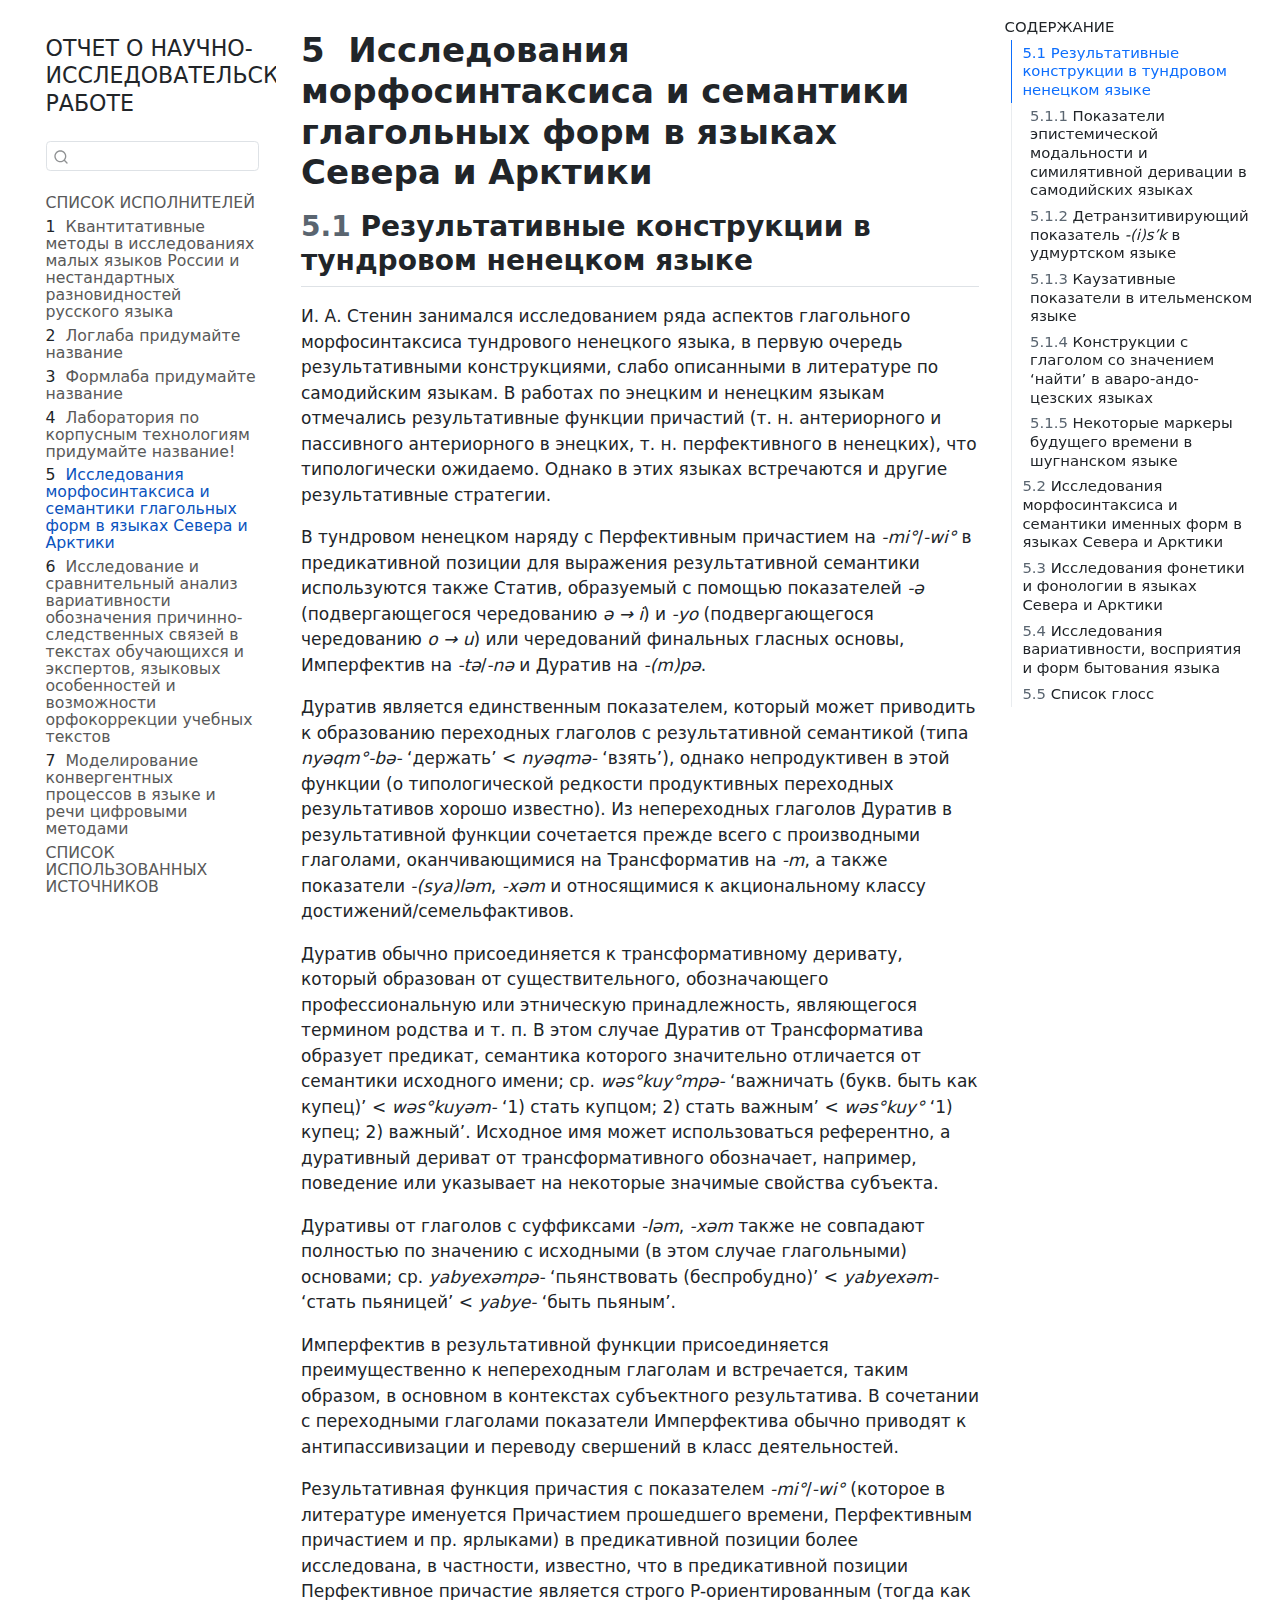
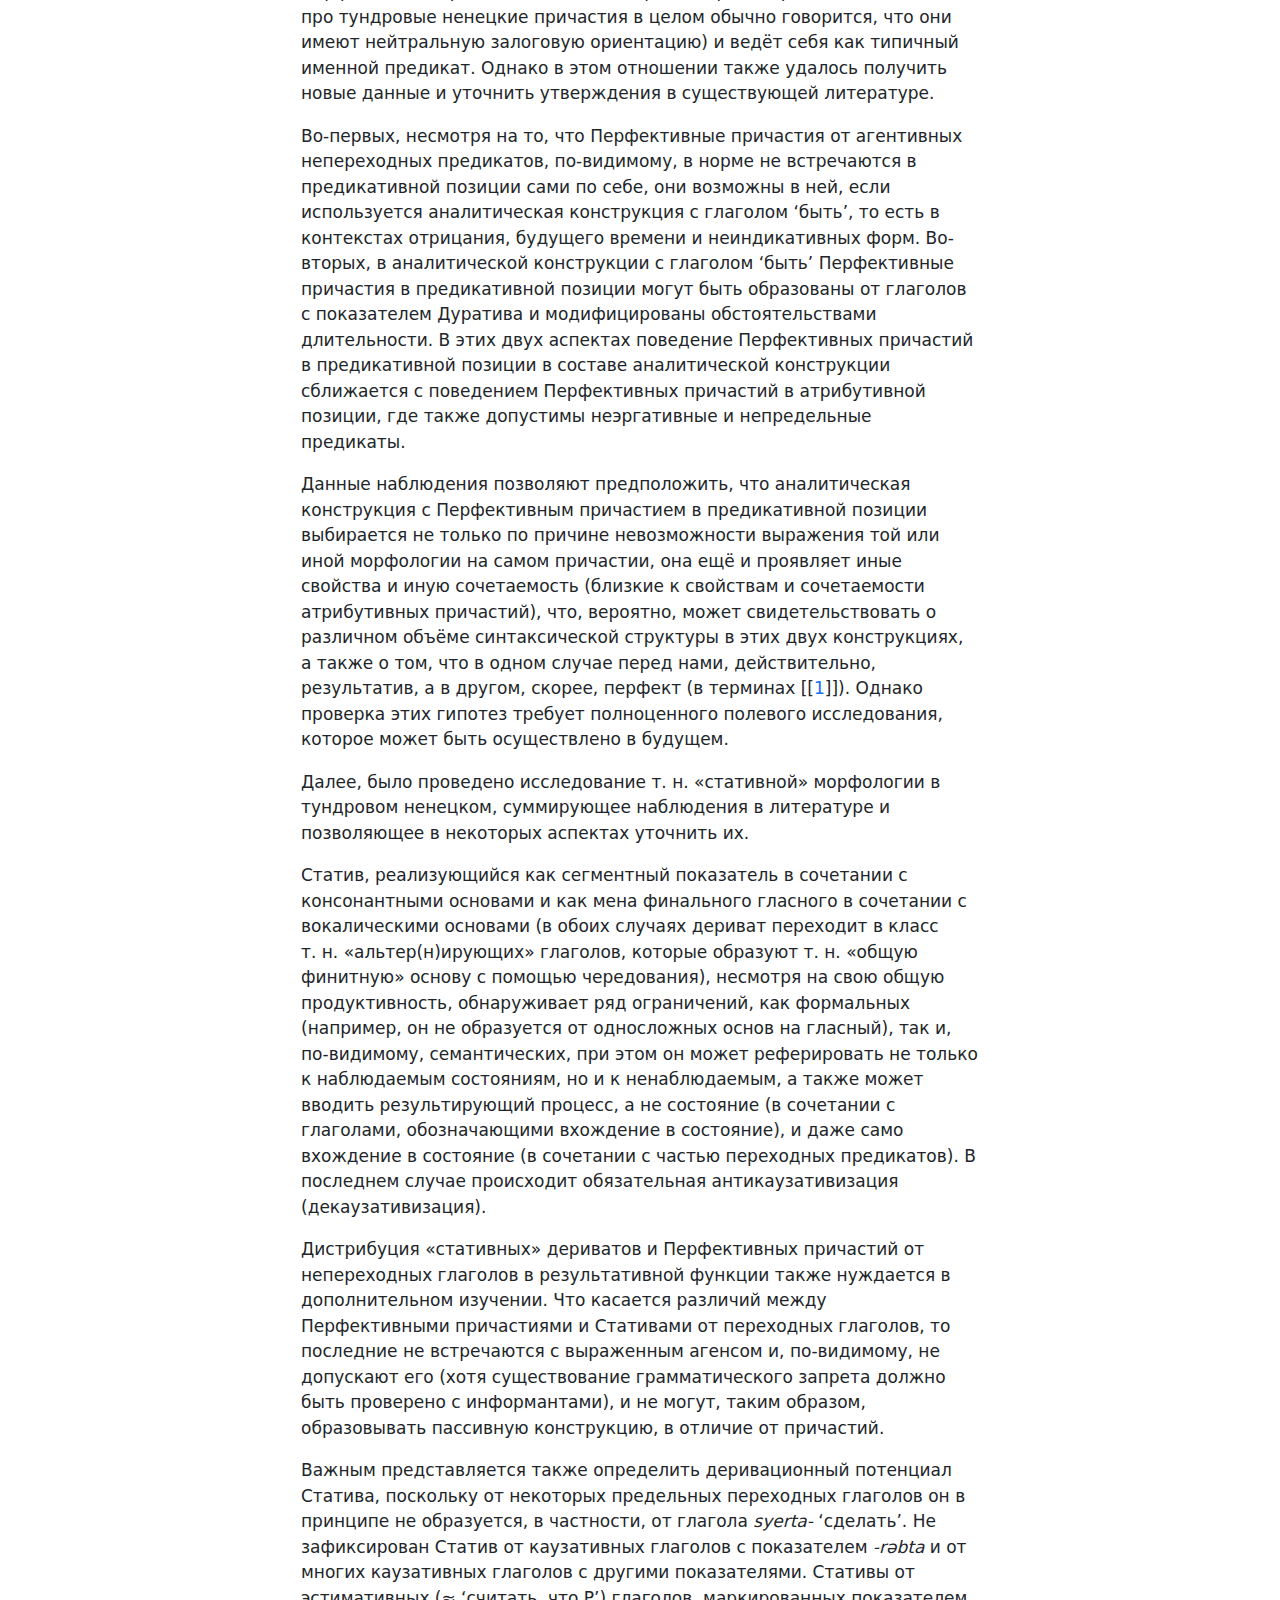
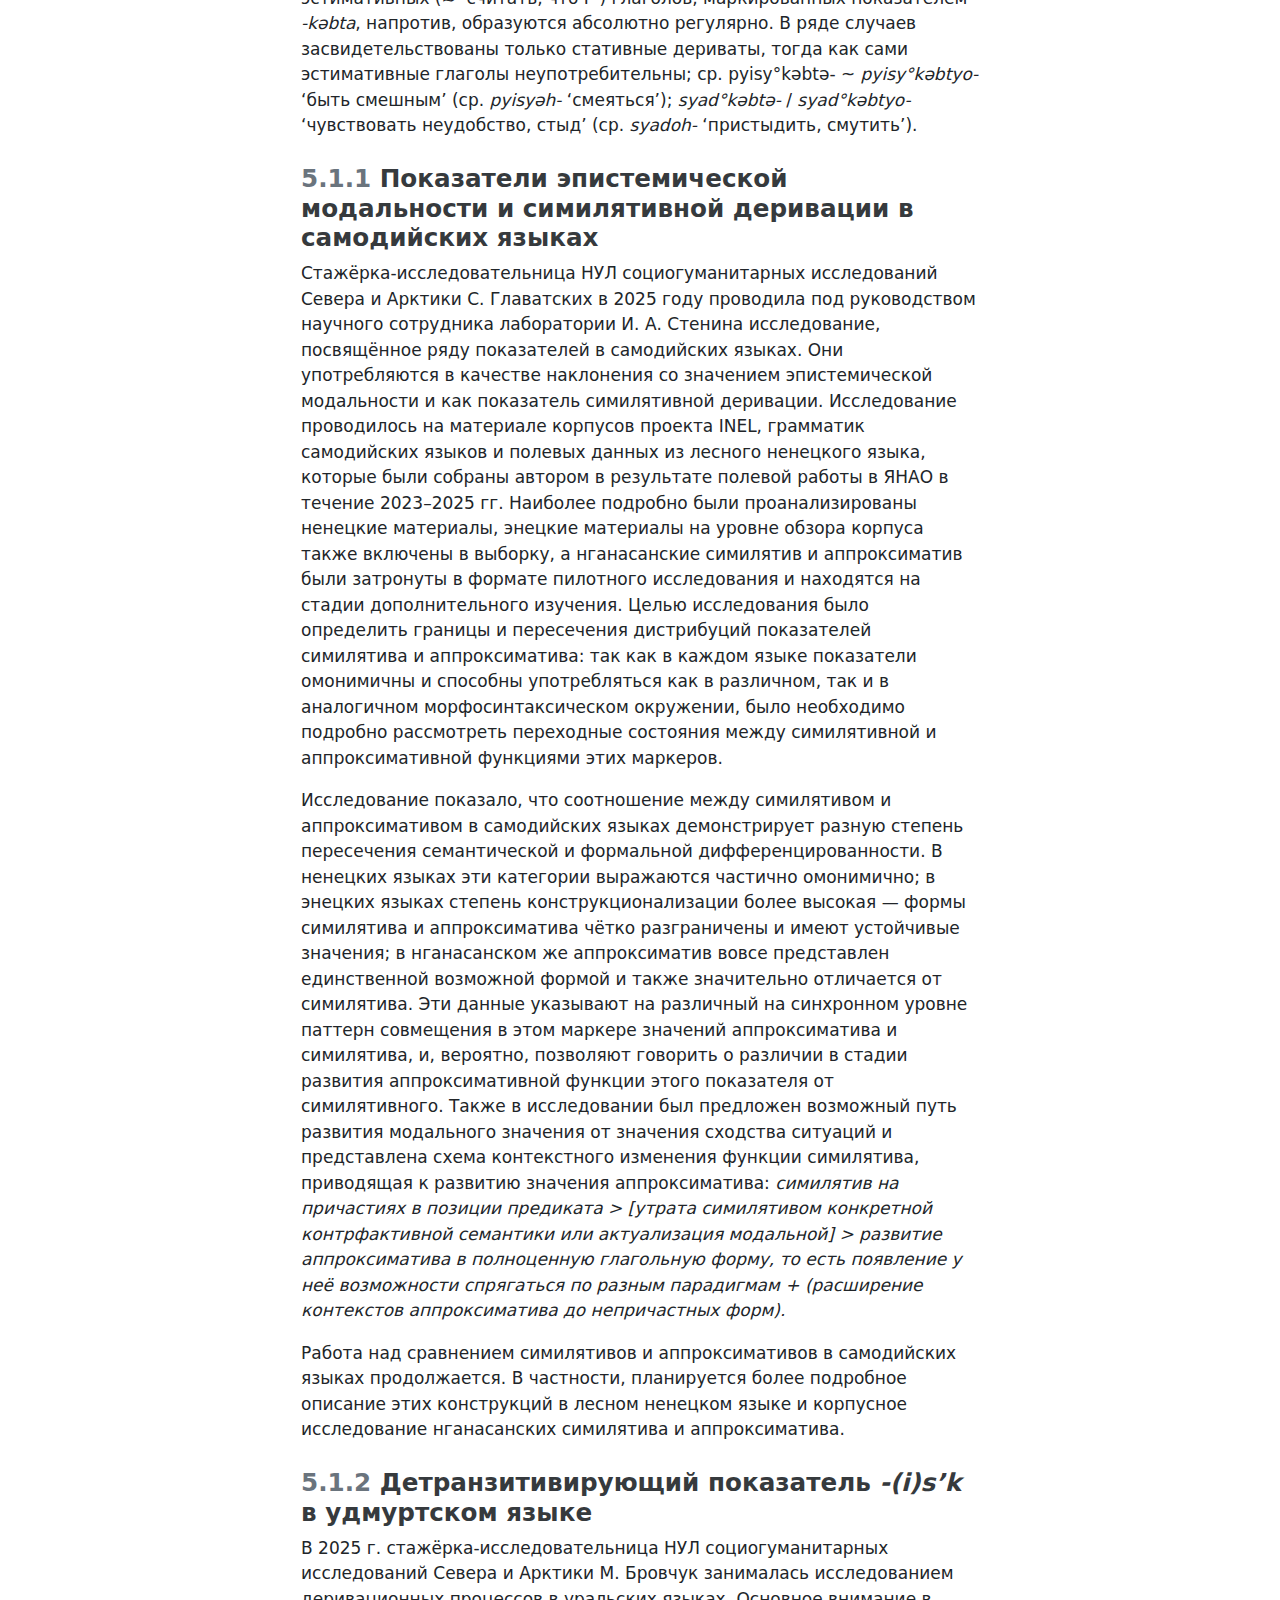
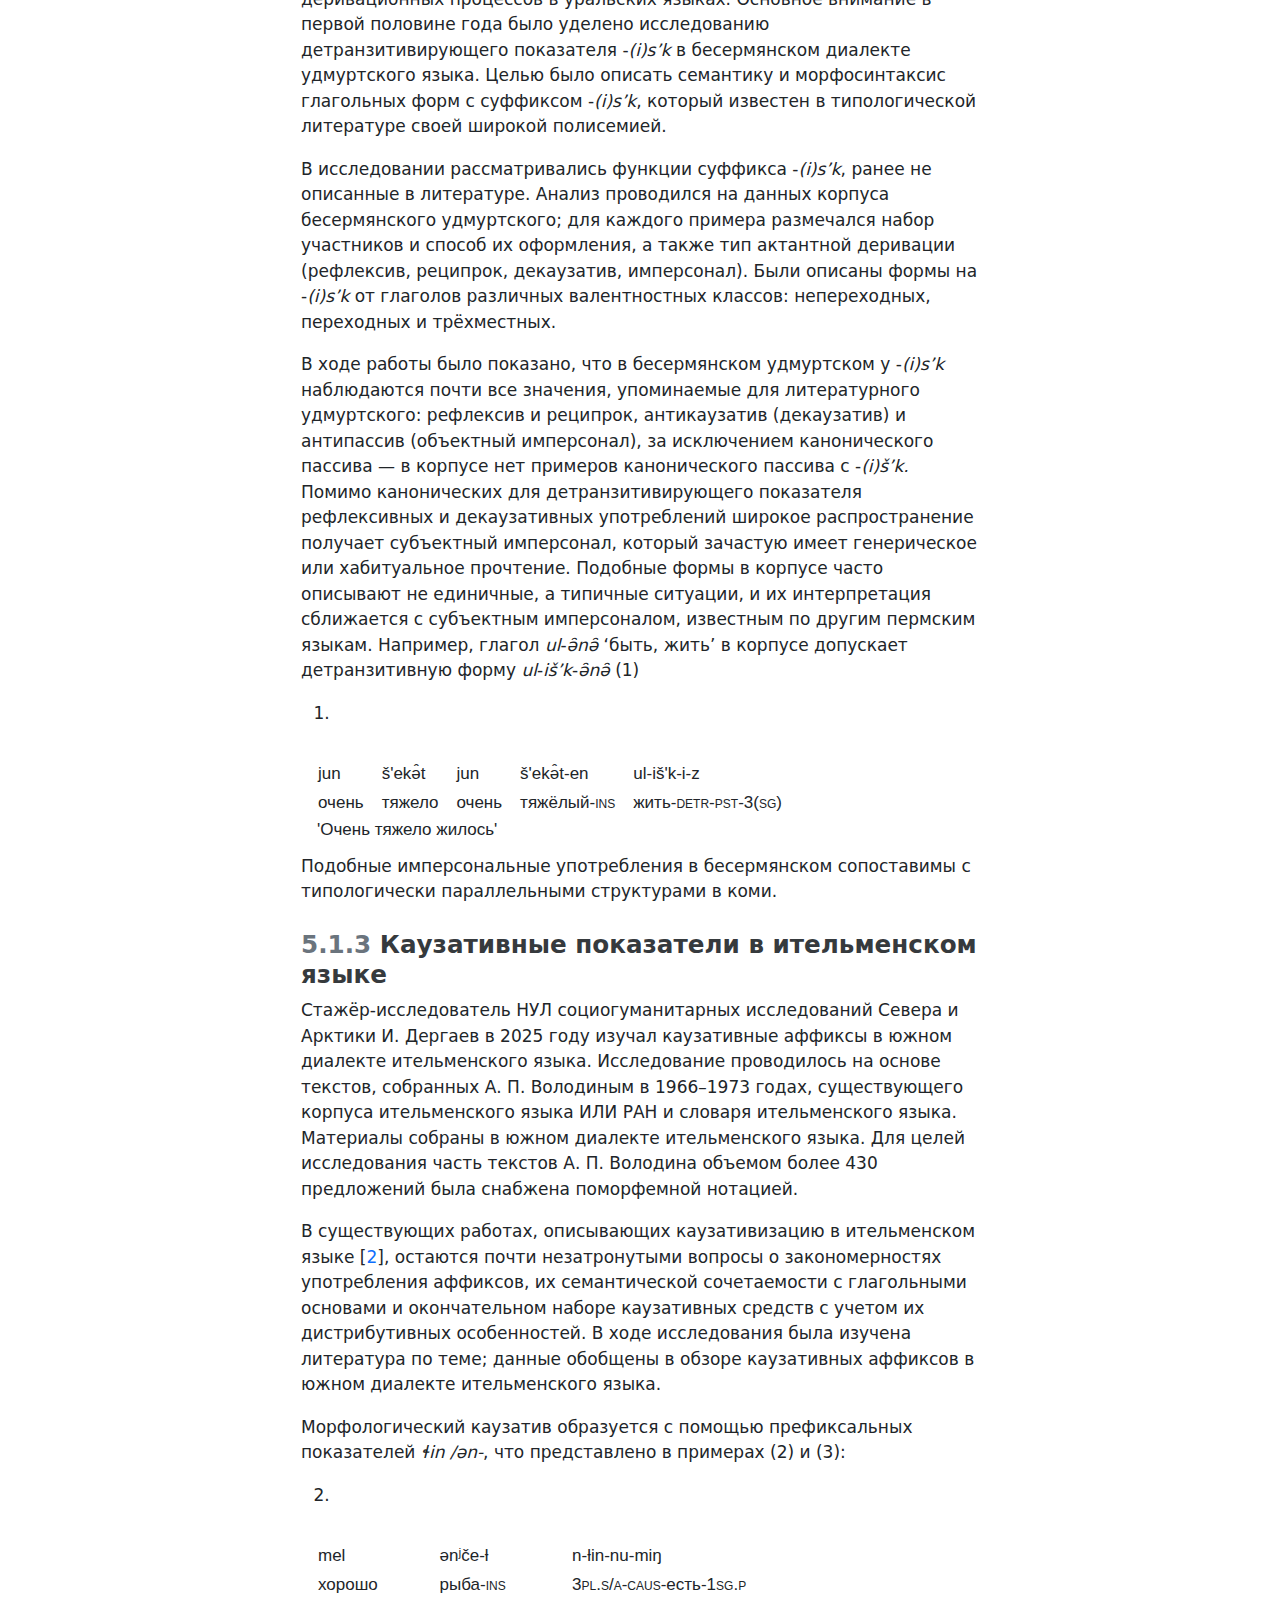
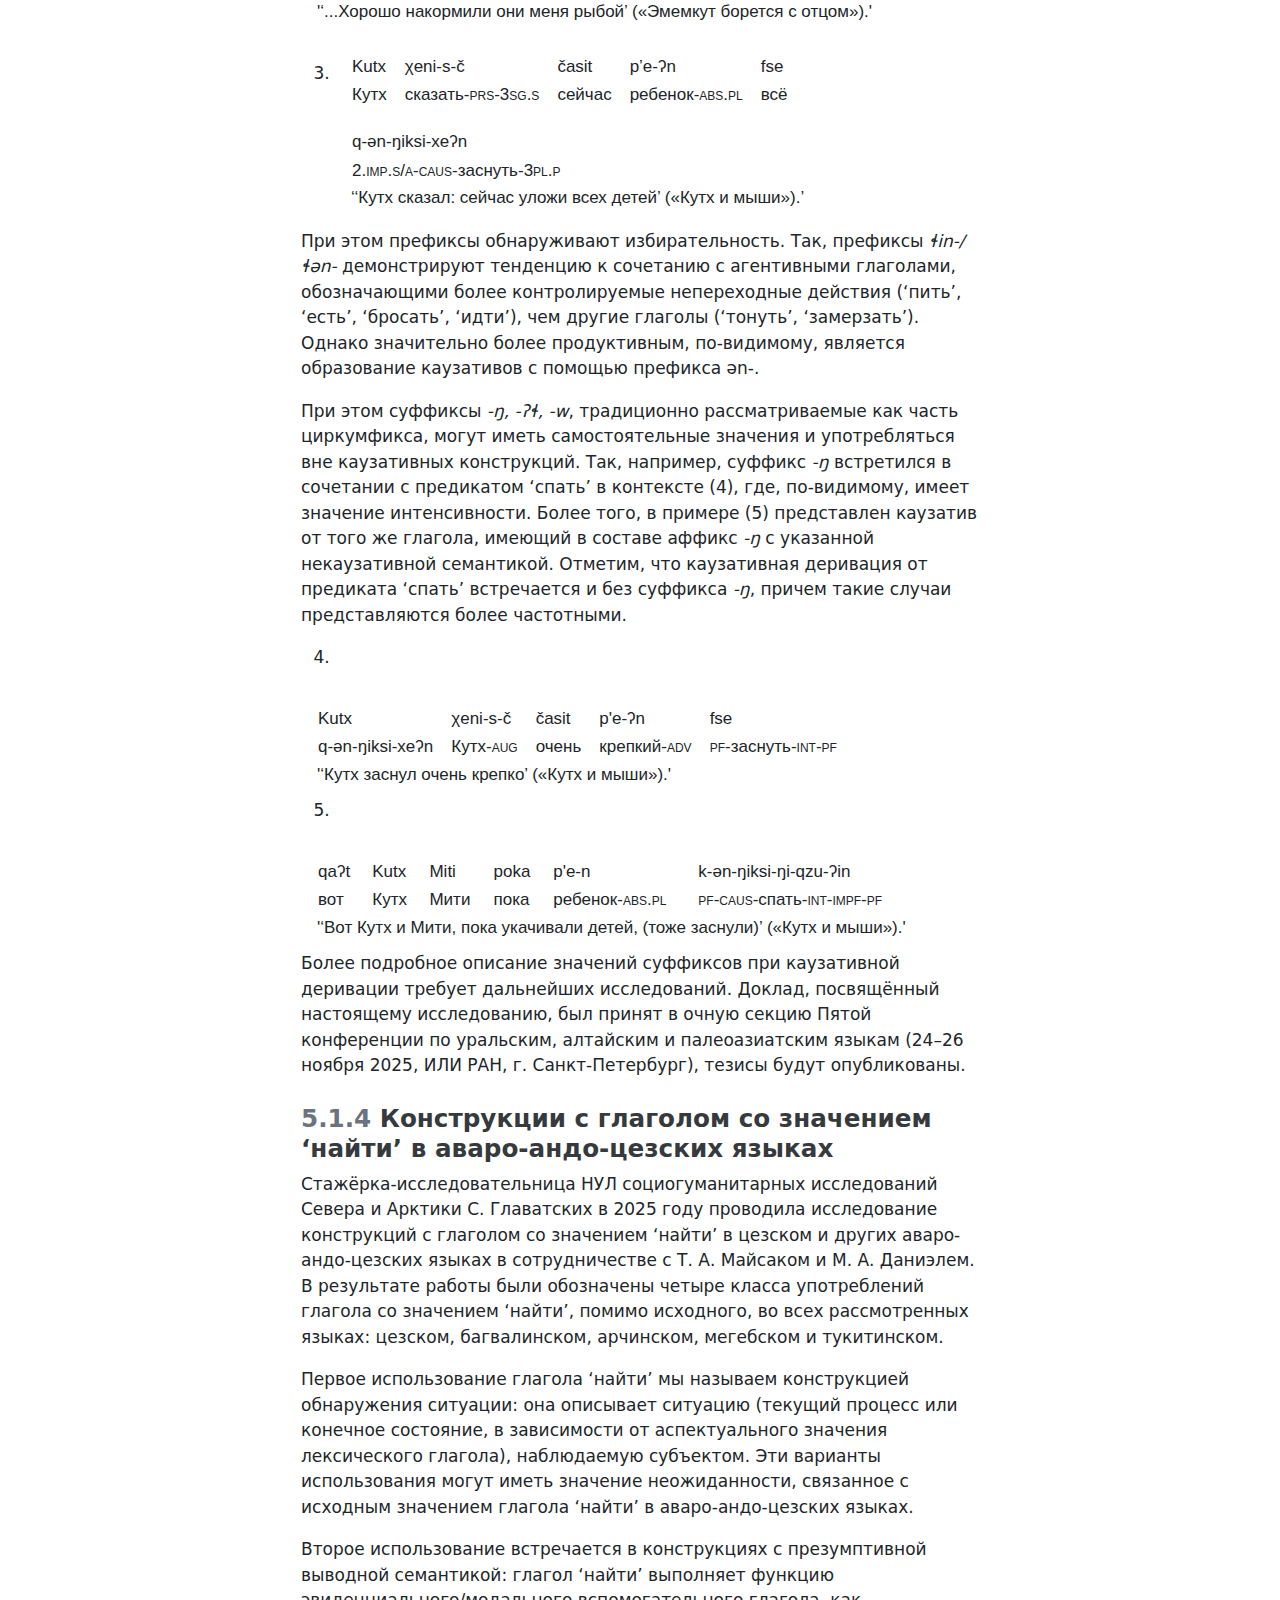
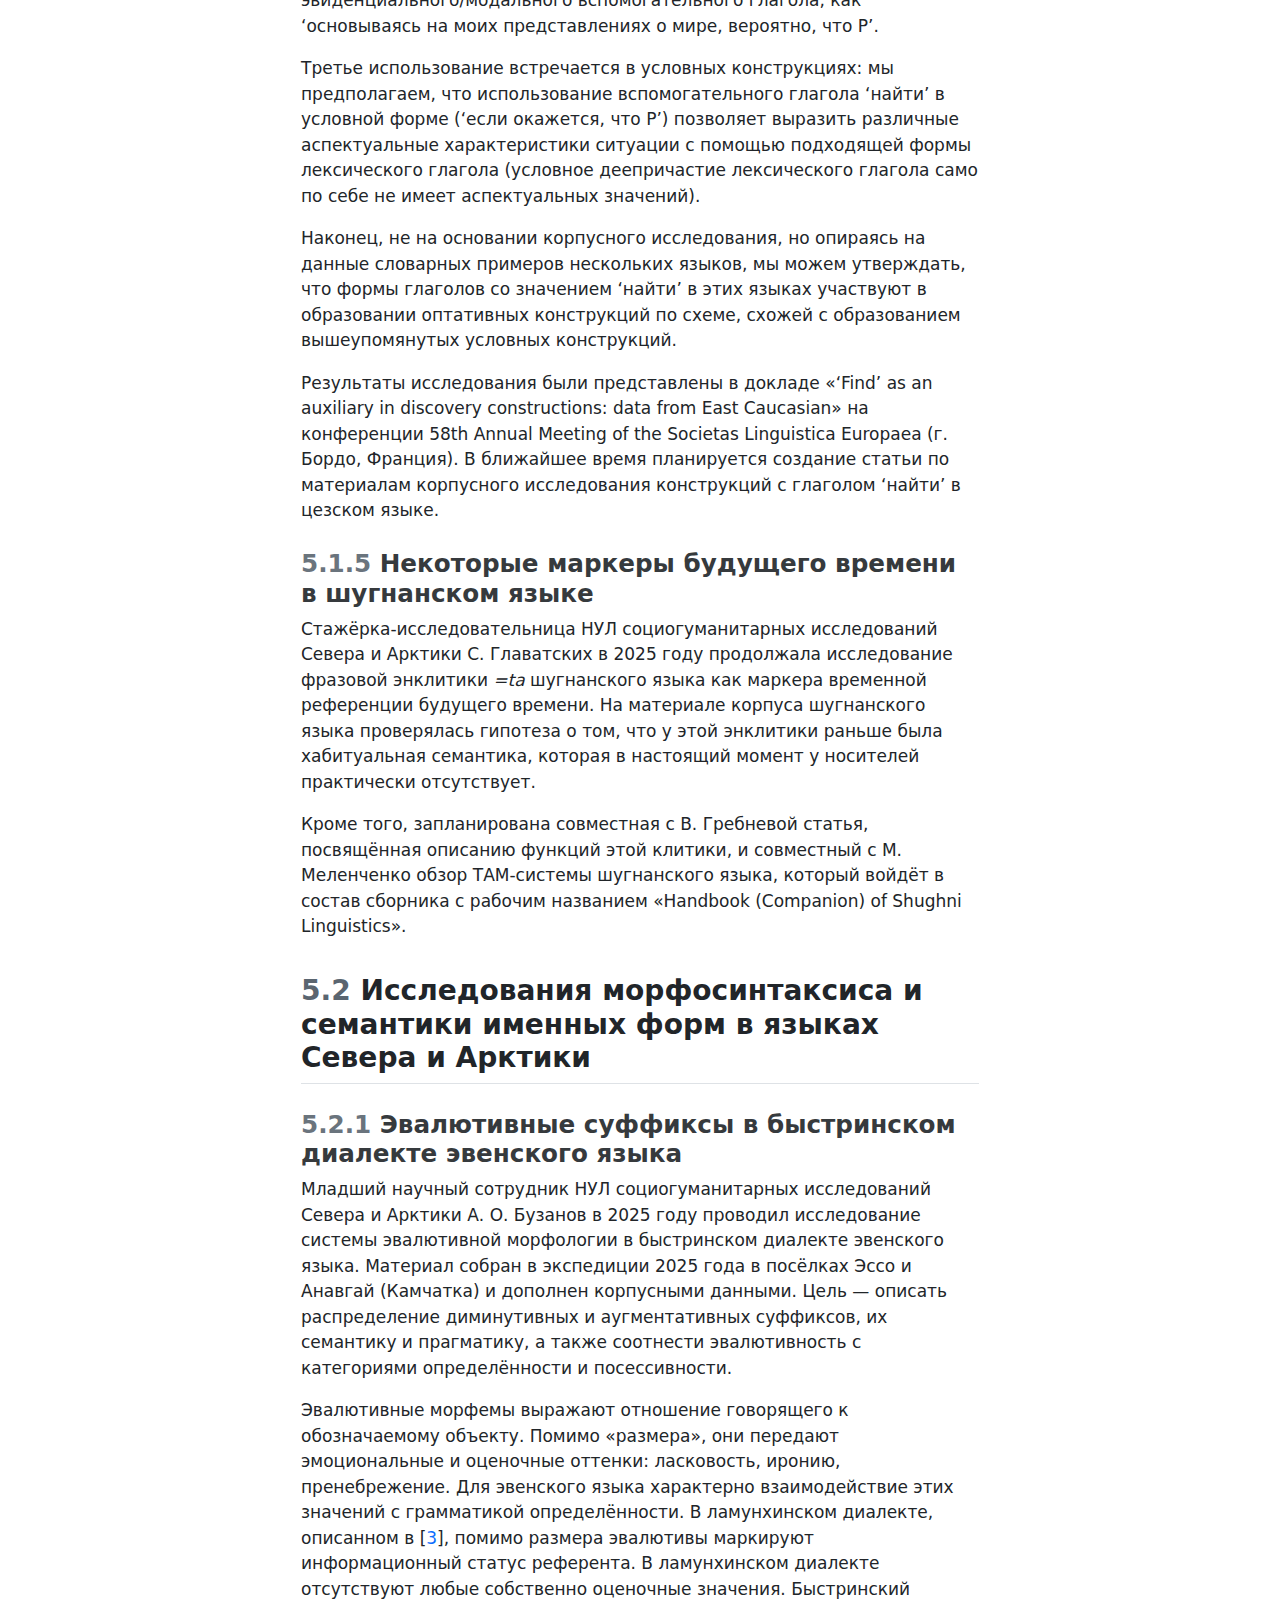
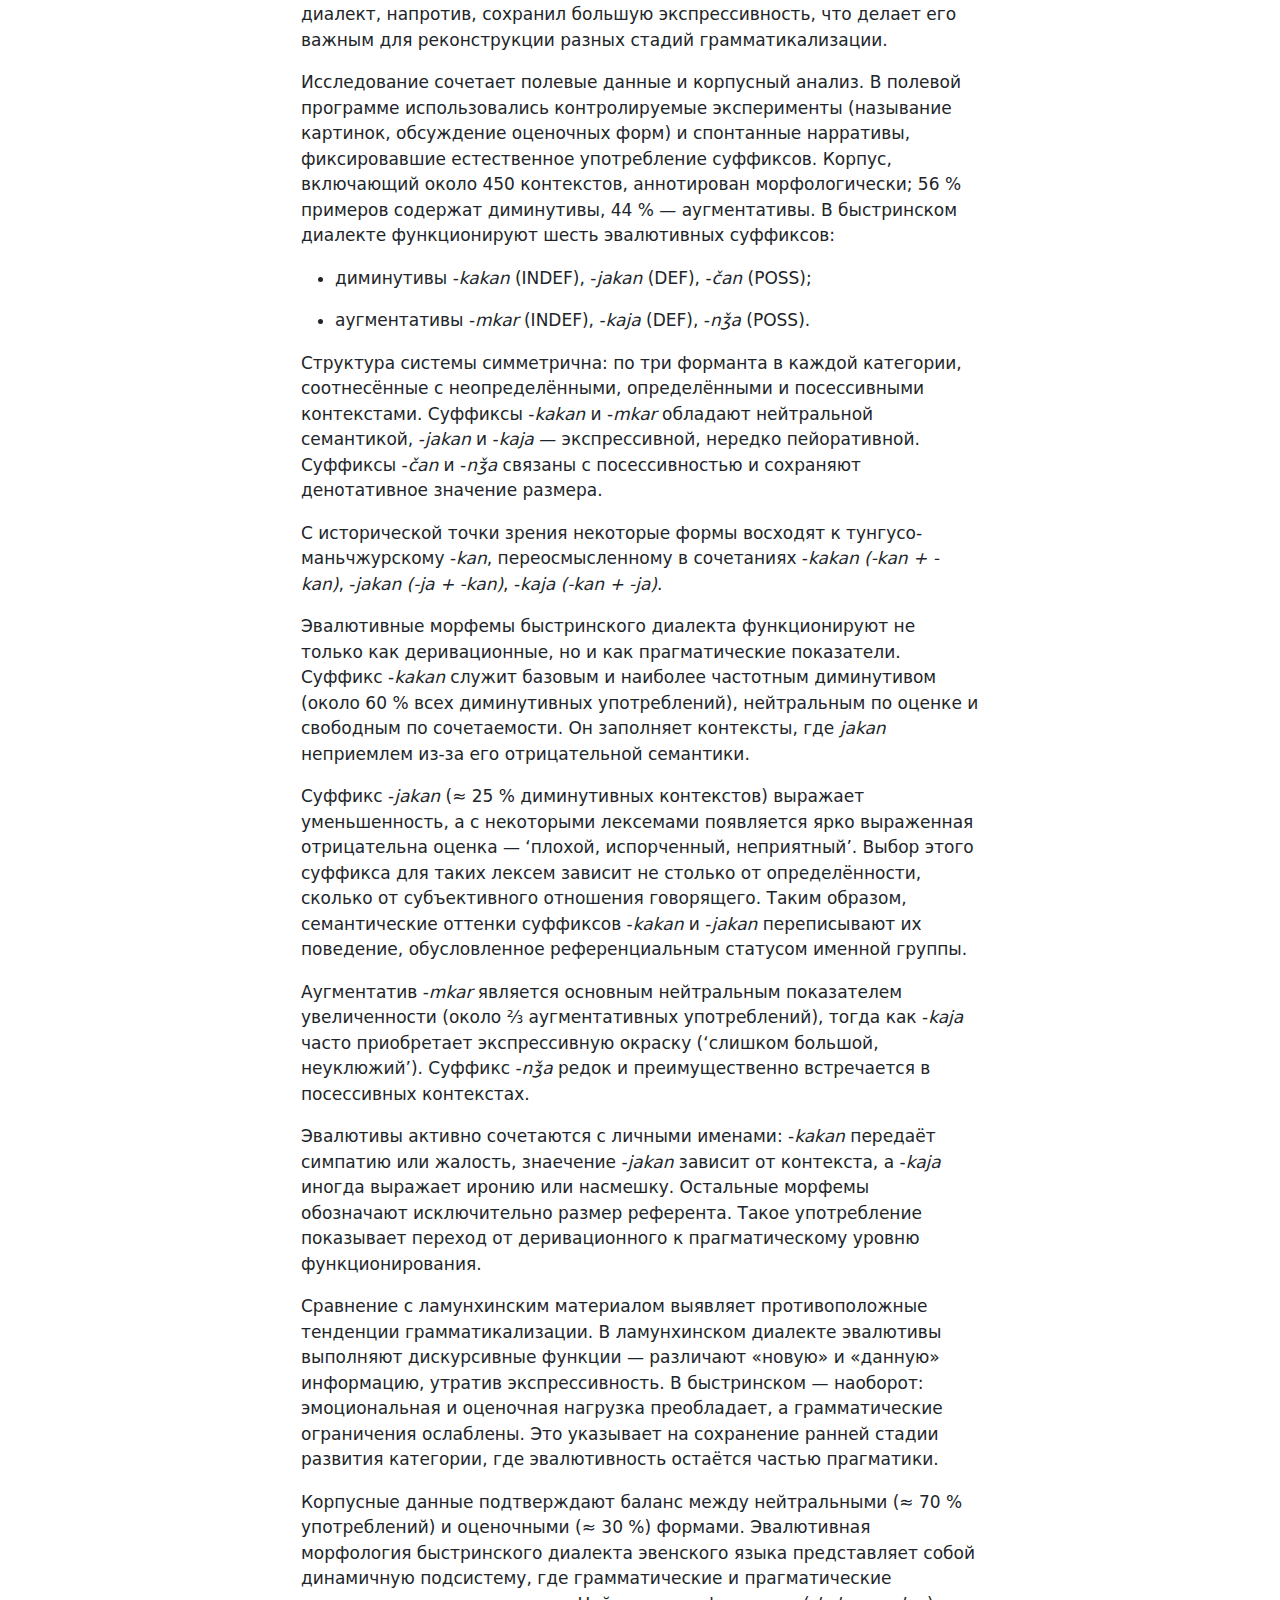
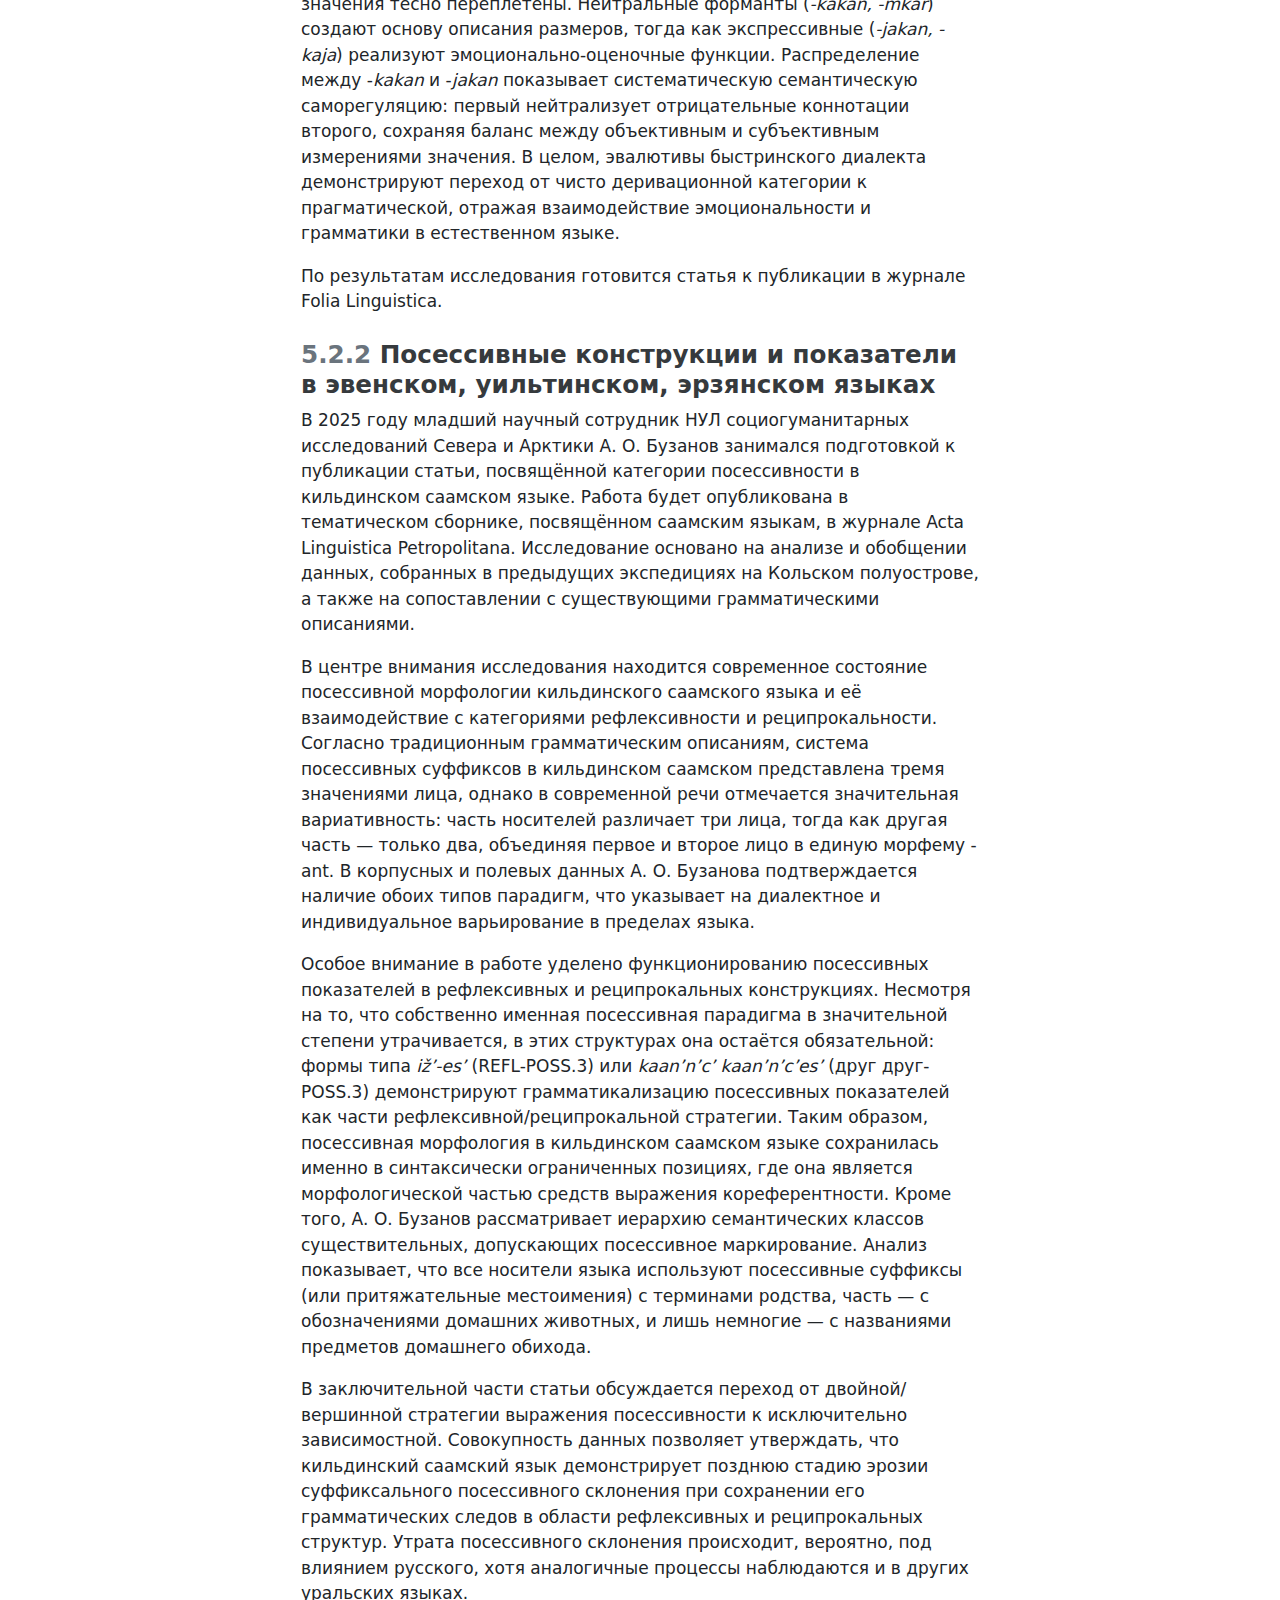
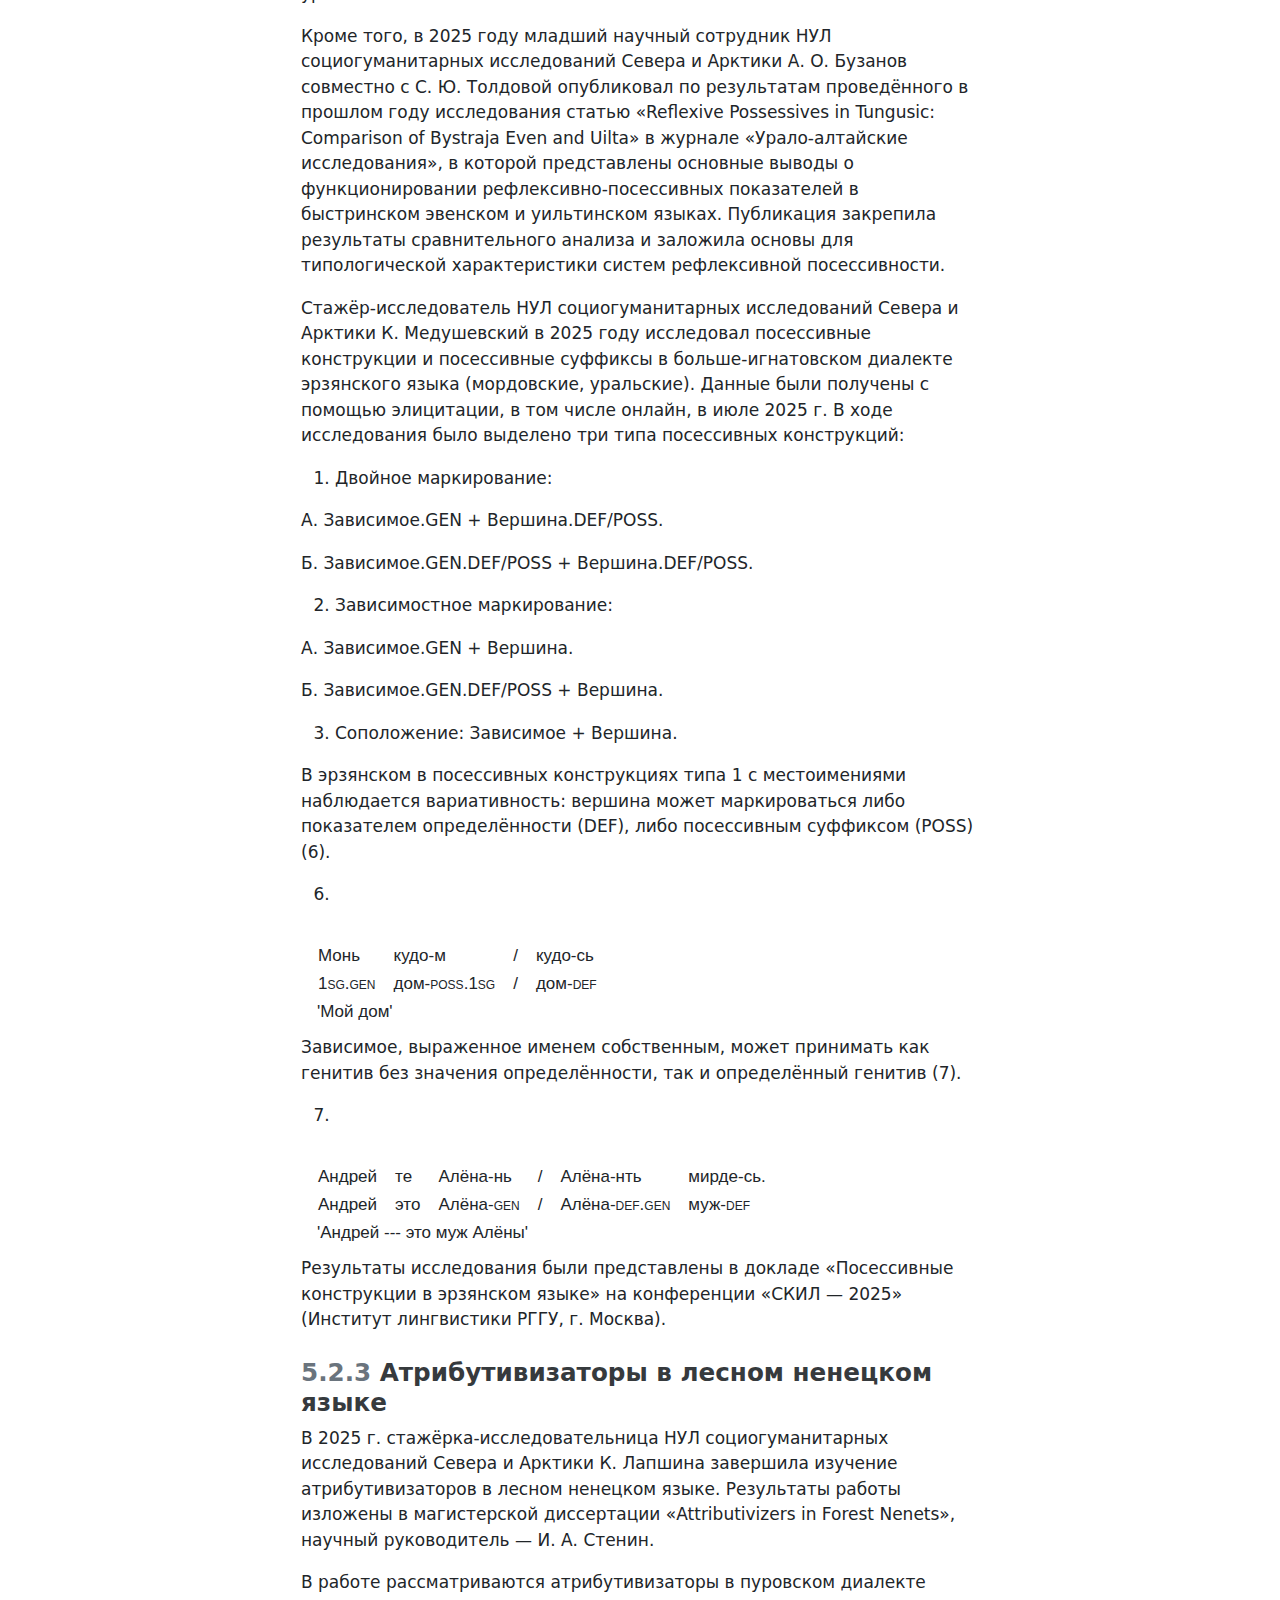
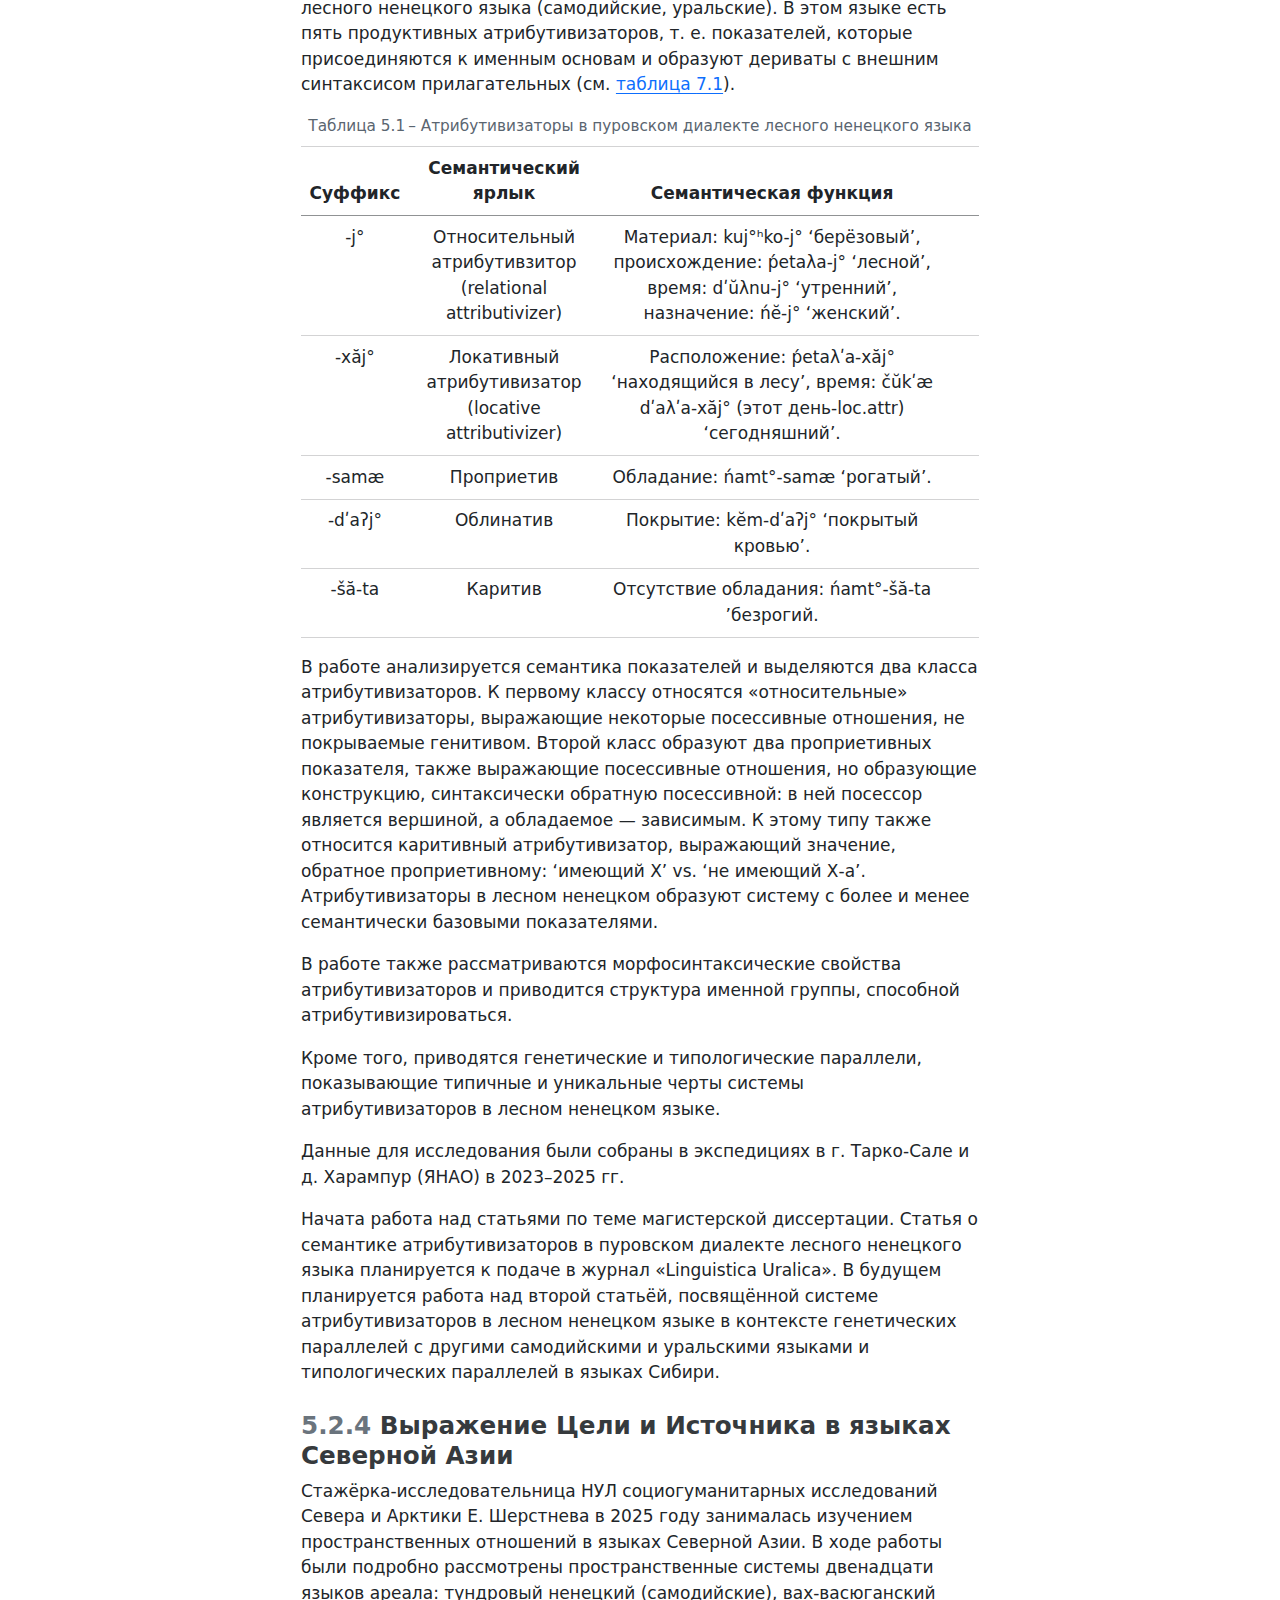
<file: docs/05_chapter.html>
<!DOCTYPE html>
<html xmlns="http://www.w3.org/1999/xhtml" lang="en" xml:lang="en"><head>

<meta charset="utf-8">
<meta name="generator" content="quarto-1.7.29">

<meta name="viewport" content="width=device-width, initial-scale=1.0, user-scalable=yes">


<title>5&nbsp; Исследования морфосинтаксиса и семантики глагольных форм в языках Севера и Арктики – ОТЧЕТ О НАУЧНО-ИССЛЕДОВАТЕЛЬСКОЙ РАБОТЕ</title>
<style>
code{white-space: pre-wrap;}
span.smallcaps{font-variant: small-caps;}
div.columns{display: flex; gap: min(4vw, 1.5em);}
div.column{flex: auto; overflow-x: auto;}
div.hanging-indent{margin-left: 1.5em; text-indent: -1.5em;}
ul.task-list{list-style: none;}
ul.task-list li input[type="checkbox"] {
  width: 0.8em;
  margin: 0 0.8em 0.2em -1em; /* quarto-specific, see https://github.com/quarto-dev/quarto-cli/issues/4556 */ 
  vertical-align: middle;
}
/* CSS for citations */
div.csl-bib-body { }
div.csl-entry {
  clear: both;
  margin-bottom: 0em;
}
.hanging-indent div.csl-entry {
  margin-left:2em;
  text-indent:-2em;
}
div.csl-left-margin {
  min-width:2em;
  float:left;
}
div.csl-right-inline {
  margin-left:2em;
  padding-left:1em;
}
div.csl-indent {
  margin-left: 2em;
}</style>


<script src="site_libs/quarto-nav/quarto-nav.js"></script>
<script src="site_libs/quarto-nav/headroom.min.js"></script>
<script src="site_libs/clipboard/clipboard.min.js"></script>
<script src="site_libs/quarto-search/autocomplete.umd.js"></script>
<script src="site_libs/quarto-search/fuse.min.js"></script>
<script src="site_libs/quarto-search/quarto-search.js"></script>
<meta name="quarto:offset" content="./">
<link href="./06_chapter.html" rel="next">
<link href="./04_chapter.html" rel="prev">
<script src="site_libs/quarto-html/quarto.js" type="module"></script>
<script src="site_libs/quarto-html/tabsets/tabsets.js" type="module"></script>
<script src="site_libs/quarto-html/popper.min.js"></script>
<script src="site_libs/quarto-html/tippy.umd.min.js"></script>
<script src="site_libs/quarto-html/anchor.min.js"></script>
<link href="site_libs/quarto-html/tippy.css" rel="stylesheet">
<link href="site_libs/quarto-html/quarto-syntax-highlighting-bcbce66894bfa8e7e94e40e0186b9bb8.css" rel="stylesheet" id="quarto-text-highlighting-styles">
<script src="site_libs/bootstrap/bootstrap.min.js"></script>
<link href="site_libs/bootstrap/bootstrap-icons.css" rel="stylesheet">
<link href="site_libs/bootstrap/bootstrap-22a2acbb0f7ec22c15d721aa9f56f094.min.css" rel="stylesheet" append-hash="true" id="quarto-bootstrap" data-mode="light">
<script id="quarto-search-options" type="application/json">{
  "location": "sidebar",
  "copy-button": false,
  "collapse-after": 3,
  "panel-placement": "start",
  "type": "textbox",
  "limit": 50,
  "keyboard-shortcut": [
    "f",
    "/",
    "s"
  ],
  "show-item-context": false,
  "language": {
    "search-no-results-text": "No results",
    "search-matching-documents-text": "matching documents",
    "search-copy-link-title": "Copy link to search",
    "search-hide-matches-text": "Hide additional matches",
    "search-more-match-text": "more match in this document",
    "search-more-matches-text": "more matches in this document",
    "search-clear-button-title": "Clear",
    "search-text-placeholder": "",
    "search-detached-cancel-button-title": "Cancel",
    "search-submit-button-title": "Submit",
    "search-label": "Search"
  }
}</script>
<script src="site_libs/kePrint-0.0.1/kePrint.js"></script>
<link href="site_libs/lightable-0.0.1/lightable.css" rel="stylesheet">


</head>

<body class="nav-sidebar floating quarto-light">

<div id="quarto-search-results"></div>
  <header id="quarto-header" class="headroom fixed-top">
  <nav class="quarto-secondary-nav">
    <div class="container-fluid d-flex">
      <button type="button" class="quarto-btn-toggle btn" data-bs-toggle="collapse" role="button" data-bs-target=".quarto-sidebar-collapse-item" aria-controls="quarto-sidebar" aria-expanded="false" aria-label="Toggle sidebar navigation" onclick="if (window.quartoToggleHeadroom) { window.quartoToggleHeadroom(); }">
        <i class="bi bi-layout-text-sidebar-reverse"></i>
      </button>
        <nav class="quarto-page-breadcrumbs" aria-label="breadcrumb"><ol class="breadcrumb"><li class="breadcrumb-item"><a href="./05_chapter.html"><span class="chapter-number">5</span>&nbsp; <span class="chapter-title">Исследования морфосинтаксиса и семантики глагольных форм в языках Севера и Арктики</span></a></li></ol></nav>
        <a class="flex-grow-1" role="navigation" data-bs-toggle="collapse" data-bs-target=".quarto-sidebar-collapse-item" aria-controls="quarto-sidebar" aria-expanded="false" aria-label="Toggle sidebar navigation" onclick="if (window.quartoToggleHeadroom) { window.quartoToggleHeadroom(); }">      
        </a>
      <button type="button" class="btn quarto-search-button" aria-label="Search" onclick="window.quartoOpenSearch();">
        <i class="bi bi-search"></i>
      </button>
    </div>
  </nav>
</header>
<!-- content -->
<div id="quarto-content" class="quarto-container page-columns page-rows-contents page-layout-article">
<!-- sidebar -->
  <nav id="quarto-sidebar" class="sidebar collapse collapse-horizontal quarto-sidebar-collapse-item sidebar-navigation floating overflow-auto">
    <div class="pt-lg-2 mt-2 text-left sidebar-header">
    <div class="sidebar-title mb-0 py-0">
      <a href="./">ОТЧЕТ О НАУЧНО-ИССЛЕДОВАТЕЛЬСКОЙ РАБОТЕ</a> 
    </div>
      </div>
        <div class="mt-2 flex-shrink-0 align-items-center">
        <div class="sidebar-search">
        <div id="quarto-search" class="" title="Search"></div>
        </div>
        </div>
    <div class="sidebar-menu-container"> 
    <ul class="list-unstyled mt-1">
        <li class="sidebar-item">
  <div class="sidebar-item-container"> 
  <a href="./index.html" class="sidebar-item-text sidebar-link">
 <span class="menu-text">СПИСОК ИСПОЛНИТЕЛЕЙ</span></a>
  </div>
</li>
        <li class="sidebar-item">
  <div class="sidebar-item-container"> 
  <a href="./01_chapter.html" class="sidebar-item-text sidebar-link">
 <span class="menu-text"><span class="chapter-number">1</span>&nbsp; <span class="chapter-title">Квантитативные методы в исследованиях малых языков России и нестандартных разновидностей русского языка</span></span></a>
  </div>
</li>
        <li class="sidebar-item">
  <div class="sidebar-item-container"> 
  <a href="./02_chapter.html" class="sidebar-item-text sidebar-link">
 <span class="menu-text"><span class="chapter-number">2</span>&nbsp; <span class="chapter-title">Логлаба придумайте название</span></span></a>
  </div>
</li>
        <li class="sidebar-item">
  <div class="sidebar-item-container"> 
  <a href="./03_chapter.html" class="sidebar-item-text sidebar-link">
 <span class="menu-text"><span class="chapter-number">3</span>&nbsp; <span class="chapter-title">Формлаба придумайте название</span></span></a>
  </div>
</li>
        <li class="sidebar-item">
  <div class="sidebar-item-container"> 
  <a href="./04_chapter.html" class="sidebar-item-text sidebar-link">
 <span class="menu-text"><span class="chapter-number">4</span>&nbsp; <span class="chapter-title">Лаборатория по корпусным технологиям придумайте название!</span></span></a>
  </div>
</li>
        <li class="sidebar-item">
  <div class="sidebar-item-container"> 
  <a href="./05_chapter.html" class="sidebar-item-text sidebar-link active">
 <span class="menu-text"><span class="chapter-number">5</span>&nbsp; <span class="chapter-title">Исследования морфосинтаксиса и семантики глагольных форм в языках Севера и Арктики</span></span></a>
  </div>
</li>
        <li class="sidebar-item">
  <div class="sidebar-item-container"> 
  <a href="./06_chapter.html" class="sidebar-item-text sidebar-link">
 <span class="menu-text"><span class="chapter-number">6</span>&nbsp; <span class="chapter-title">Исследование и сравнительный анализ вариативности обозначения причинно-следственных связей в текстах обучающихся и экспертов, языковых особенностей и возможности орфокоррекции учебных текстов</span></span></a>
  </div>
</li>
        <li class="sidebar-item">
  <div class="sidebar-item-container"> 
  <a href="./07_chapter.html" class="sidebar-item-text sidebar-link">
 <span class="menu-text"><span class="chapter-number">7</span>&nbsp; <span class="chapter-title">Моделирование конвергентных процессов в языке и речи цифровыми методами</span></span></a>
  </div>
</li>
        <li class="sidebar-item">
  <div class="sidebar-item-container"> 
  <a href="./13_references.html" class="sidebar-item-text sidebar-link">
 <span class="menu-text">СПИСОК ИСПОЛЬЗОВАННЫХ ИСТОЧНИКОВ</span></a>
  </div>
</li>
    </ul>
    </div>
</nav>
<div id="quarto-sidebar-glass" class="quarto-sidebar-collapse-item" data-bs-toggle="collapse" data-bs-target=".quarto-sidebar-collapse-item"></div>
<!-- margin-sidebar -->
    <div id="quarto-margin-sidebar" class="sidebar margin-sidebar">
        <nav id="TOC" role="doc-toc" class="toc-active">
    <h2 id="toc-title">СОДЕРЖАНИЕ</h2>
   
  <ul>
  <li><a href="#результативные-конструкции-в-тундровом-ненецком-языке" id="toc-результативные-конструкции-в-тундровом-ненецком-языке" class="nav-link active" data-scroll-target="#результативные-конструкции-в-тундровом-ненецком-языке"><span class="header-section-number">5.1</span> Результативные конструкции в тундровом ненецком языке</a>
  <ul class="collapse">
  <li><a href="#показатели-эпистемической-модальности-и-симилятивной-деривации-в-самодийских-языках" id="toc-показатели-эпистемической-модальности-и-симилятивной-деривации-в-самодийских-языках" class="nav-link" data-scroll-target="#показатели-эпистемической-модальности-и-симилятивной-деривации-в-самодийских-языках"><span class="header-section-number">5.1.1</span> Показатели эпистемической модальности и симилятивной деривации в самодийских языках</a></li>
  <li><a href="#детранзитивирующий-показатель--isk-в-удмуртском-языке" id="toc-детранзитивирующий-показатель--isk-в-удмуртском-языке" class="nav-link" data-scroll-target="#детранзитивирующий-показатель--isk-в-удмуртском-языке"><span class="header-section-number">5.1.2</span> Детранзитивирующий показатель <em>-(i)s’k</em> в удмуртском языке</a></li>
  <li><a href="#каузативные-показатели-в-ительменском-языке" id="toc-каузативные-показатели-в-ительменском-языке" class="nav-link" data-scroll-target="#каузативные-показатели-в-ительменском-языке"><span class="header-section-number">5.1.3</span> Каузативные показатели в ительменском языке</a></li>
  <li><a href="#конструкции-с-глаголом-со-значением-найти-в-аваро-андо-цезских-языках" id="toc-конструкции-с-глаголом-со-значением-найти-в-аваро-андо-цезских-языках" class="nav-link" data-scroll-target="#конструкции-с-глаголом-со-значением-найти-в-аваро-андо-цезских-языках"><span class="header-section-number">5.1.4</span> Конструкции с глаголом со значением ‘найти’ в аваро-андо-цезских языках</a></li>
  <li><a href="#некоторые-маркеры-будущего-времени-в-шугнанском-языке" id="toc-некоторые-маркеры-будущего-времени-в-шугнанском-языке" class="nav-link" data-scroll-target="#некоторые-маркеры-будущего-времени-в-шугнанском-языке"><span class="header-section-number">5.1.5</span> Некоторые маркеры будущего времени в шугнанском языке</a></li>
  </ul></li>
  <li><a href="#исследования-морфосинтаксиса-и-семантики-именных-форм-в-языках-севера-и-арктики" id="toc-исследования-морфосинтаксиса-и-семантики-именных-форм-в-языках-севера-и-арктики" class="nav-link" data-scroll-target="#исследования-морфосинтаксиса-и-семантики-именных-форм-в-языках-севера-и-арктики"><span class="header-section-number">5.2</span> Исследования морфосинтаксиса и семантики именных форм в языках Севера и Арктики</a>
  <ul class="collapse">
  <li><a href="#эвалютивные-суффиксы-в-быстринском-диалекте-эвенского-языка" id="toc-эвалютивные-суффиксы-в-быстринском-диалекте-эвенского-языка" class="nav-link" data-scroll-target="#эвалютивные-суффиксы-в-быстринском-диалекте-эвенского-языка"><span class="header-section-number">5.2.1</span> Эвалютивные суффиксы в быстринском диалекте эвенского языка</a></li>
  <li><a href="#посессивные-конструкции-и-показатели-в-эвенском-уильтинском-эрзянском-языках" id="toc-посессивные-конструкции-и-показатели-в-эвенском-уильтинском-эрзянском-языках" class="nav-link" data-scroll-target="#посессивные-конструкции-и-показатели-в-эвенском-уильтинском-эрзянском-языках"><span class="header-section-number">5.2.2</span> Посессивные конструкции и показатели в эвенском, уильтинском, эрзянском языках</a></li>
  <li><a href="#атрибутивизаторы-в-лесном-ненецком-языке" id="toc-атрибутивизаторы-в-лесном-ненецком-языке" class="nav-link" data-scroll-target="#атрибутивизаторы-в-лесном-ненецком-языке"><span class="header-section-number">5.2.3</span> Атрибутивизаторы в лесном ненецком языке</a></li>
  <li><a href="#выражение-цели-и-источника-в-языках-северной-азии" id="toc-выражение-цели-и-источника-в-языках-северной-азии" class="nav-link" data-scroll-target="#выражение-цели-и-источника-в-языках-северной-азии"><span class="header-section-number">5.2.4</span> Выражение Цели и Источника в языках Северной Азии</a></li>
  <li><a href="#пространственные-падежи-в-самодийских-языках" id="toc-пространственные-падежи-в-самодийских-языках" class="nav-link" data-scroll-target="#пространственные-падежи-в-самодийских-языках"><span class="header-section-number">5.2.5</span> Пространственные падежи в самодийских языках</a></li>
  </ul></li>
  <li><a href="#исследования-фонетики-и-фонологии-в-языках-севера-и-арктики" id="toc-исследования-фонетики-и-фонологии-в-языках-севера-и-арктики" class="nav-link" data-scroll-target="#исследования-фонетики-и-фонологии-в-языках-севера-и-арктики"><span class="header-section-number">5.3</span> Исследования фонетики и фонологии в языках Севера и Арктики</a>
  <ul class="collapse">
  <li><a href="#фонологические-особенности-гортанной-смычки-в-лесном-ненецком-языке" id="toc-фонологические-особенности-гортанной-смычки-в-лесном-ненецком-языке" class="nav-link" data-scroll-target="#фонологические-особенности-гортанной-смычки-в-лесном-ненецком-языке"><span class="header-section-number">5.3.1</span> Фонологические особенности гортанной смычки в лесном ненецком языке</a></li>
  <li><a href="#ассимиляция-сибилянтов-в-литовском-языке" id="toc-ассимиляция-сибилянтов-в-литовском-языке" class="nav-link" data-scroll-target="#ассимиляция-сибилянтов-в-литовском-языке"><span class="header-section-number">5.3.2</span> Ассимиляция сибилянтов в литовском языке</a></li>
  <li><a href="#ударение-в-тунгусских-языках" id="toc-ударение-в-тунгусских-языках" class="nav-link" data-scroll-target="#ударение-в-тунгусских-языках"><span class="header-section-number">5.3.3</span> Ударение в тунгусских языках</a></li>
  </ul></li>
  <li><a href="#исследования-вариативности-восприятия-и-форм-бытования-языка" id="toc-исследования-вариативности-восприятия-и-форм-бытования-языка" class="nav-link" data-scroll-target="#исследования-вариативности-восприятия-и-форм-бытования-языка"><span class="header-section-number">5.4</span> Исследования вариативности, восприятия и форм бытования языка</a>
  <ul class="collapse">
  <li><a href="#диалектная-лексическая-вариативность-в-кильдинском-саамском-языке" id="toc-диалектная-лексическая-вариативность-в-кильдинском-саамском-языке" class="nav-link" data-scroll-target="#диалектная-лексическая-вариативность-в-кильдинском-саамском-языке"><span class="header-section-number">5.4.1</span> Диалектная лексическая вариативность в кильдинском саамском языке</a></li>
  <li><a href="#морфосинтаксические-аспекты-утраты-корякского-языка" id="toc-морфосинтаксические-аспекты-утраты-корякского-языка" class="nav-link" data-scroll-target="#морфосинтаксические-аспекты-утраты-корякского-языка"><span class="header-section-number">5.4.2</span> Морфосинтаксические аспекты утраты корякского языка</a></li>
  <li><a href="#норма-и-вариативность-в-орфографиях-эвенского-языка" id="toc-норма-и-вариативность-в-орфографиях-эвенского-языка" class="nav-link" data-scroll-target="#норма-и-вариативность-в-орфографиях-эвенского-языка"><span class="header-section-number">5.4.3</span> Норма и вариативность в орфографиях эвенского языка</a></li>
  <li><a href="#типологическое-многообразие-эхо-вопросов" id="toc-типологическое-многообразие-эхо-вопросов" class="nav-link" data-scroll-target="#типологическое-многообразие-эхо-вопросов"><span class="header-section-number">5.4.4</span> Типологическое многообразие эхо-вопросов</a></li>
  <li><a href="#восприятие-монолингвами-слов-на-русском-и-чукотском-языках" id="toc-восприятие-монолингвами-слов-на-русском-и-чукотском-языках" class="nav-link" data-scroll-target="#восприятие-монолингвами-слов-на-русском-и-чукотском-языках"><span class="header-section-number">5.4.5</span> Восприятие монолингвами слов на русском и чукотском языках</a></li>
  <li><a href="#цифровая-документация-эвенского-языка-устные-и-письменные-тексты" id="toc-цифровая-документация-эвенского-языка-устные-и-письменные-тексты" class="nav-link" data-scroll-target="#цифровая-документация-эвенского-языка-устные-и-письменные-тексты"><span class="header-section-number">5.4.6</span> Цифровая документация эвенского языка: устные и письменные тексты</a></li>
  <li><a href="#вариативность-структур-и-восприятие-поэтического-текста" id="toc-вариативность-структур-и-восприятие-поэтического-текста" class="nav-link" data-scroll-target="#вариативность-структур-и-восприятие-поэтического-текста"><span class="header-section-number">5.4.7</span> Вариативность структур и восприятие поэтического текста</a></li>
  </ul></li>
  <li><a href="#список-глосс" id="toc-список-глосс" class="nav-link" data-scroll-target="#список-глосс"><span class="header-section-number">5.5</span> Список глосс</a></li>
  </ul>
</nav>
    </div>
<!-- main -->
<main class="content" id="quarto-document-content">

<header id="title-block-header" class="quarto-title-block default">
<div class="quarto-title">
<h1 class="title"><span class="chapter-number">5</span>&nbsp; <span class="chapter-title">Исследования морфосинтаксиса и семантики глагольных форм в языках Севера и Арктики</span></h1>
</div>



<div class="quarto-title-meta">

    
  
    
  </div>
  


</header>


<section id="результативные-конструкции-в-тундровом-ненецком-языке" class="level2" data-number="5.1">
<h2 data-number="5.1" class="anchored" data-anchor-id="результативные-конструкции-в-тундровом-ненецком-языке"><span class="header-section-number">5.1</span> Результативные конструкции в тундровом ненецком языке</h2>
<p>И.&nbsp;А.&nbsp;Стенин занимался исследованием ряда аспектов глагольного морфосинтаксиса тундрового ненецкого языка, в первую очередь результативными конструкциями, слабо описанными в литературе по самодийским языкам. В работах по энецким и ненецким языкам отмечались результативные функции причастий (т.&nbsp;н. антериорного и пассивного антериорного в энецких, т.&nbsp;н. перфективного в ненецких), что типологически ожидаемо. Однако в этих языках встречаются и другие результативные стратегии.</p>
<p>В тундровом ненецком наряду с Перфективным причастием на <em>‑mi°</em>/<em>‑wi°</em> в предикативной позиции для выражения результативной семантики используются также Статив, образуемый с помощью показателей <em>‑ə</em> (подвергающегося чередованию <em>ə&nbsp;→&nbsp;i</em>) и <em>‑yo</em> (подвергающегося чередованию <em>o&nbsp;→&nbsp;u</em>) или чередований финальных гласных основы, Имперфектив на <em>‑tə</em>/<em>‑nə</em> и Дуратив на <em>‑(m)pə</em>.</p>
<p>Дуратив является единственным показателем, который может приводить к образованию переходных глаголов с результативной семантикой (типа <em>nyəqm°-bə-</em> ‘держать’&nbsp;&lt; <em>nyəqmə-</em> ‘взять’), однако непродуктивен в этой функции (о типологической редкости продуктивных переходных результативов хорошо известно). Из непереходных глаголов Дуратив в результативной функции сочетается прежде всего с производными глаголами, оканчивающимися на Трансформатив на <em>‑m</em>, а также показатели <em>‑(sya)ləm</em>, <em>‑xəm</em> и относящимися к акциональному классу достижений/семельфактивов.</p>
<p>Дуратив обычно присоединяется к трансформативному деривату, который образован от существительного, обозначающего профессиональную или этническую принадлежность, являющегося термином родства и т.&nbsp;п. В этом случае Дуратив от Трансформатива образует предикат, семантика которого значительно отличается от семантики исходного имени; ср. <em>wəs°kuy°mpə-</em> ‘важничать (букв. быть как купец)’&nbsp;&lt; <em>wəs°kuyəm-</em> ‘1) стать купцом; 2) стать важным’&nbsp;&lt; <em>wəs°kuy°</em> ‘1) купец; 2) важный’. Исходное имя может использоваться референтно, а дуративный дериват от трансформативного обозначает, например, поведение или указывает на некоторые значимые свойства субъекта.</p>
<p>Дуративы от глаголов с суффиксами <em>‑ləm</em>, <em>‑xəm</em> также не совпадают полностью по значению с исходными (в этом случае глагольными) основами; ср. <em>yabyexəmpə-</em> ‘пьянствовать (беспробудно)’&nbsp;&lt; <em>yabyexəm-</em> ‘стать пьяницей’&nbsp;&lt; <em>yabye-</em> ‘быть пьяным’.</p>
<p>Имперфектив в результативной функции присоединяется преимущественно к непереходным глаголам и встречается, таким образом, в основном в контекстах субъектного результатива. В сочетании с переходными глаголами показатели Имперфектива обычно приводят к антипассивизации и переводу свершений в класс деятельностей.</p>
<p>Результативная функция причастия с показателем <em>‑mi°</em>/<em>‑wi°</em> (которое в литературе именуется Причастием прошедшего времени, Перфективным причастием и пр. ярлыками) в предикативной позиции более исследована, в частности, известно, что в предикативной позиции Перфективное причастие является строго P-ориентированным (тогда как про тундровые ненецкие причастия в целом обычно говорится, что они имеют нейтральную залоговую ориентацию) и ведёт себя как типичный именной предикат. Однако в этом отношении также удалось получить новые данные и уточнить утверждения в существующей литературе.</p>
<p>Во-первых, несмотря на то, что Перфективные причастия от агентивных непереходных предикатов, по-видимому, в норме не встречаются в предикативной позиции сами по себе, они возможны в ней, если используется аналитическая конструкция с глаголом ‘быть’, то есть в контекстах отрицания, будущего времени и неиндикативных форм. Во-вторых, в аналитической конструкции с глаголом ‘быть’ Перфективные причастия в предикативной позиции могут быть образованы от глаголов с показателем Дуратива и модифицированы обстоятельствами длительности. В этих двух аспектах поведение Перфективных причастий в предикативной позиции в составе аналитической конструкции сближается с поведением Перфективных причастий в атрибутивной позиции, где также допустимы неэргативные и непредельные предикаты.</p>
<p>Данные наблюдения позволяют предположить, что аналитическая конструкция с Перфективным причастием в предикативной позиции выбирается не только по причине невозможности выражения той или иной морфологии на самом причастии, она ещё и проявляет иные свойства и иную сочетаемость (близкие к свойствам и сочетаемости атрибутивных причастий), что, вероятно, может свидетельствовать о различном объёме синтаксической структуры в этих двух конструкциях, а также о том, что в одном случае перед нами, действительно, результатив, а в другом, скорее, перфект (в терминах [<span class="citation" data-cites="NedjalkovJaxontov1983">[<a href="13_references.html#ref-NedjalkovJaxontov1983" role="doc-biblioref">1</a>]</span>]). Однако проверка этих гипотез требует полноценного полевого исследования, которое может быть осуществлено в будущем.</p>
<p>Далее, было проведено исследование т.&nbsp;н. «стативной» морфологии в тундровом ненецком, суммирующее наблюдения в литературе и позволяющее в некоторых аспектах уточнить их.</p>
<p>Статив, реализующийся как сегментный показатель в сочетании с консонантными основами и как мена финального гласного в сочетании с вокалическими основами (в обоих случаях дериват переходит в класс т.&nbsp;н. «альтер(н)ирующих» глаголов, которые образуют т.&nbsp;н. «общую финитную» основу с помощью чередования), несмотря на свою общую продуктивность, обнаруживает ряд ограничений, как формальных (например, он не образуется от односложных основ на гласный), так и, по-видимому, семантических, при этом он может реферировать не только к наблюдаемым состояниям, но и к ненаблюдаемым, а также может вводить результирующий процесс, а не состояние (в сочетании с глаголами, обозначающими вхождение в состояние), и даже само вхождение в состояние (в сочетании с частью переходных предикатов). В последнем случае происходит обязательная антикаузативизация (декаузативизация).</p>
<p>Дистрибуция «стативных» дериватов и Перфективных причастий от непереходных глаголов в результативной функции также нуждается в дополнительном изучении. Что касается различий между Перфективными причастиями и Стативами от переходных глаголов, то последние не встречаются с выраженным агенсом и, по-видимому, не допускают его (хотя существование грамматического запрета должно быть проверено с информантами), и не могут, таким образом, образовывать пассивную конструкцию, в отличие от причастий.</p>
<p>Важным представляется также определить деривационный потенциал Статива, поскольку от некоторых предельных переходных глаголов он в принципе не образуется, в частности, от глагола <em>syerta-</em> ‘сделать’. Не зафиксирован Статив от каузативных глаголов с показателем <em>‑rəbta</em> и от многих каузативных глаголов с другими показателями. Стативы от эстимативных (≈ ‘считать, что P’) глаголов, маркированных показателем <em>‑kəbta</em>, напротив, образуются абсолютно регулярно. В ряде случаев засвидетельствованы только стативные дериваты, тогда как сами эстимативные глаголы неупотребительны; ср. pyisy°kəbtə- ~ <em>pyisy°kəbtyo-</em> ‘быть смешным’ (ср. <em>pyisyəh-</em> ‘смеяться’); <em>syad°kəbtə-</em>&nbsp;/ <em>syad°kəbtyo-</em> ‘чувствовать неудобство, стыд’ (ср. <em>syadoh-</em> ‘пристыдить, смутить’).</p>
<section id="показатели-эпистемической-модальности-и-симилятивной-деривации-в-самодийских-языках" class="level3" data-number="5.1.1">
<h3 data-number="5.1.1" class="anchored" data-anchor-id="показатели-эпистемической-модальности-и-симилятивной-деривации-в-самодийских-языках"><span class="header-section-number">5.1.1</span> Показатели эпистемической модальности и симилятивной деривации в самодийских языках</h3>
<p>Стажёрка-исследовательница НУЛ социогуманитарных исследований Севера и Арктики С.&nbsp;Главатских в 2025 году проводила под руководством научного сотрудника лаборатории И.&nbsp;А.&nbsp;Стенина исследование, посвящённое ряду показателей в самодийских языках. Они употребляются в качестве наклонения со значением эпистемической модальности и как показатель симилятивной деривации. Исследование проводилось на материале корпусов проекта INEL, грамматик самодийских языков и полевых данных из лесного ненецкого языка, которые были собраны автором в результате полевой работы в ЯНАО в течение 2023–2025 гг. Наиболее подробно были проанализированы ненецкие материалы, энецкие материалы на уровне обзора корпуса также включены в выборку, а нганасанские симилятив и аппроксиматив были затронуты в формате пилотного исследования и находятся на стадии дополнительного изучения. Целью исследования было определить границы и пересечения дистрибуций показателей симилятива и аппроксиматива: так как в каждом языке показатели омонимичны и способны употребляться как в различном, так и в аналогичном морфосинтаксическом окружении, было необходимо подробно рассмотреть переходные состояния между симилятивной и аппроксимативной функциями этих маркеров.</p>
<p>Исследование показало, что соотношение между симилятивом и аппроксимативом в самодийских языках демонстрирует разную степень пересечения семантической и формальной дифференцированности. В ненецких языках эти категории выражаются частично омонимично; в энецких языках степень конструкционализации более высокая&nbsp;— формы симилятива и аппроксиматива чётко разграничены и имеют устойчивые значения; в нганасанском же аппроксиматив вовсе представлен единственной возможной формой и также значительно отличается от симилятива. Эти данные указывают на различный на синхронном уровне паттерн совмещения в этом маркере значений аппроксиматива и симилятива, и, вероятно, позволяют говорить о различии в стадии развития аппроксимативной функции этого показателя от симилятивного. Также в исследовании был предложен возможный путь развития модального значения от значения сходства ситуаций и представлена схема контекстного изменения функции симилятива, приводящая к развитию значения аппроксиматива: <em>симилятив на причастиях в позиции предиката &gt; [утрата симилятивом конкретной контрфактивной семантики или актуализация модальной] &gt; развитие аппроксиматива в полноценную глагольную форму, то есть появление у неё возможности спрягаться по разным парадигмам + (расширение контекстов аппроксиматива до непричастных форм).</em></p>
<p>Работа над сравнением симилятивов и аппроксимативов в самодийских языках продолжается. В частности, планируется более подробное описание этих конструкций в лесном ненецком языке и корпусное исследование нганасанских симилятива и аппроксиматива.</p>
</section>
<section id="детранзитивирующий-показатель--isk-в-удмуртском-языке" class="level3" data-number="5.1.2">
<h3 data-number="5.1.2" class="anchored" data-anchor-id="детранзитивирующий-показатель--isk-в-удмуртском-языке"><span class="header-section-number">5.1.2</span> Детранзитивирующий показатель <em>-(i)s’k</em> в удмуртском языке</h3>
<p>В 2025&nbsp;г. стажёрка-исследовательница НУЛ социогуманитарных исследований Севера и Арктики М.&nbsp;Бровчук занималась исследованием деривационных процессов в уральских языках. Основное внимание в первой половине года было уделено исследованию детранзитивирующего показателя ‑<em>(i)s’k</em> в бесермянском диалекте удмуртского языка. Целью было описать семантику и морфосинтаксис глагольных форм с суффиксом ‑<em>(i)s’k</em>, который известен в типологической литературе своей широкой полисемией.</p>
<p>В исследовании рассматривались функции суффикса ‑<em>(i)s’k</em>, ранее не описанные в литературе. Анализ проводился на данных корпуса бесермянского удмуртского; для каждого примера размечался набор участников и способ их оформления, а также тип актантной деривации (рефлексив, реципрок, декаузатив, имперсонал). Были описаны формы на ‑<em>(i)s’k</em> от глаголов различных валентностных классов: непереходных, переходных и трёхместных.</p>
<p>В ходе работы было показано, что в бесермянском удмуртском у ‑<em>(i)s’k</em> наблюдаются почти все значения, упоминаемые для литературного удмуртского: рефлексив и реципрок, антикаузатив (декаузатив) и антипассив (объектный имперсонал), за исключением канонического пассива — в корпусе нет примеров канонического пассива с ‑<em>(i)š’k.</em> Помимо канонических для детранзитивирующего показателя рефлексивных и декаузативных употреблений широкое распространение получает субъектный имперсонал, который зачастую имеет генерическое или хабитуальное прочтение. Подобные формы в корпусе часто описывают не единичные, а типичные ситуации, и их интерпретация сближается с субъектным имперсоналом, известным по другим пермским языкам. Например, глагол <em>ul</em>‑<em>ə̑nə̑</em> ‘быть, жить’ в корпусе допускает детранзитивную форму <em>ul</em>‑<em>iš’k</em>‑<em>ə̑nə̑</em> (1)</p>
<ol class="example" type="1">
<li></li>
</ol>
<div class="cell">
<div class="cell-output-display">
<table class=" lightable-minimal" style="font-family: &quot;Trebuchet MS&quot;, verdana, sans-serif; width: auto !important; border-bottom: 0;">
<tbody>
  <tr>
   <td style="text-align:left;"> jun </td>
   <td style="text-align:left;"> š'ekə̑t </td>
   <td style="text-align:left;"> jun </td>
   <td style="text-align:left;"> š'ekə̑t-en </td>
   <td style="text-align:left;"> ul-iš'k-i-z </td>
  </tr>
  <tr>
   <td style="text-align:left;"> очень </td>
   <td style="text-align:left;"> тяжело </td>
   <td style="text-align:left;"> очень </td>
   <td style="text-align:left;"> тяжёлый-<span style="font-variant:small-caps;">ins</span> </td>
   <td style="text-align:left;"> жить-<span style="font-variant:small-caps;">detr</span>-<span style="font-variant:small-caps;">pst</span>-<span style="font-variant:small-caps;">3</span>(<span style="font-variant:small-caps;">sg</span>) </td>
  </tr>
</tbody>
<tfoot><tr><td style="padding: 0; " colspan="100%">
<sup></sup> 'Очень тяжело жилось'</td></tr></tfoot>
</table>

</div>
</div>
<p>Подобные имперсональные употребления в бесермянском сопоставимы с типологически параллельными структурами в коми.</p>
</section>
<section id="каузативные-показатели-в-ительменском-языке" class="level3" data-number="5.1.3">
<h3 data-number="5.1.3" class="anchored" data-anchor-id="каузативные-показатели-в-ительменском-языке"><span class="header-section-number">5.1.3</span> Каузативные показатели в ительменском языке</h3>
<p>Стажёр-исследователь НУЛ социогуманитарных исследований Севера и Арктики И. Дергаев в 2025 году изучал каузативные аффиксы в южном диалекте ительменского языка. Исследование проводилось на основе текстов, собранных А. П. Володиным в 1966–1973 годах, существующего корпуса ительменского языка ИЛИ РАН и словаря ительменского языка. Материалы собраны в южном диалекте ительменского языка. Для целей исследования часть текстов А. П. Володина объемом более 430 предложений была снабжена поморфемной нотацией.</p>
<p>В существующих работах, описывающих каузативизацию в ительменском языке <span class="citation" data-cites="Volodin1969">[<a href="13_references.html#ref-Volodin1969" role="doc-biblioref">2</a>]</span>, остаются почти незатронутыми вопросы о закономерностях употребления аффиксов, их семантической сочетаемости с глагольными основами и окончательном наборе каузативных средств с учетом их дистрибутивных особенностей. В ходе исследования была изучена литература по теме; данные обобщены в обзоре каузативных аффиксов в южном диалекте ительменского языка.</p>
<p>Морфологический каузатив образуется с помощью префиксальных показателей <em>ɬin /әn-</em>, что представлено в примерах (2) и (3):</p>
<ol start="2" class="example" type="1">
<li></li>
</ol>
<div class="cell">
<div class="cell-output-display">
<table class=" lightable-minimal" style="font-family: &quot;Trebuchet MS&quot;, verdana, sans-serif; width: auto !important; border-bottom: 0;">
<tbody>
  <tr>
   <td style="text-align:left;"> mel </td>
   <td style="text-align:left;"> әnʲče-ƚ </td>
   <td style="text-align:left;"> n-ƚin-nu-miŋ </td>
  </tr>
  <tr>
   <td style="text-align:left;"> хорошо </td>
   <td style="text-align:left;"> рыба-<span style="font-variant:small-caps;">ins</span> </td>
   <td style="text-align:left;"> <span style="font-variant:small-caps;">3pl</span>.<span style="font-variant:small-caps;">s/a</span>-<span style="font-variant:small-caps;">caus</span>-есть-<span style="font-variant:small-caps;">1sg</span>.<span style="font-variant:small-caps;">p</span> </td>
  </tr>
</tbody>
<tfoot><tr><td style="padding: 0; " colspan="100%">
<sup></sup> '‘...Хорошо накормили они меня рыбой’ («Эмемкут борется с отцом»).'</td></tr></tfoot>
</table>

</div>
</div>
<ol start="3" class="example" type="1">
<li><table class=" lightable-minimal" style="font-family: &quot;Trebuchet MS&quot;, verdana, sans-serif; width: auto !important; ">
<tbody>
<tr>
<td style="text-align:left;">
Kutx
</td>
<td style="text-align:left;">
χeni-s-č
</td>
<td style="text-align:left;">
časit
</td>
<td style="text-align:left;">
p’e-ʔn
</td>
<td style="text-align:left;">
fse
</td>
</tr>
<tr>
<td style="text-align:left;">
Кутх
</td>
<td style="text-align:left;">
сказать-<span class="smallcaps">prs</span>-<span class="smallcaps">3sg</span>.<span class="smallcaps">s</span>
</td>
<td style="text-align:left;">
сейчас
</td>
<td style="text-align:left;">
ребенок-<span class="smallcaps">abs</span>.<span class="smallcaps">pl</span>
</td>
<td style="text-align:left;">
всё
</td>
</tr>
</tbody>
</table>
<table class=" lightable-minimal" style="font-family: &quot;Trebuchet MS&quot;, verdana, sans-serif; width: auto !important; border-bottom: 0;">
<tbody>
<tr>
<td style="text-align:left;">
q-әn-ŋiksi-xeʔn
</td>
</tr>
<tr>
<td style="text-align:left;">
<span class="smallcaps">2</span>.<span class="smallcaps">imp</span>.<span class="smallcaps">s/a</span>-<span class="smallcaps">caus</span>-заснуть-<span class="smallcaps">3pl</span>.<span class="smallcaps">p</span>
</td>
</tr>
</tbody>
<tfoot>
<tr>
<td style="padding: 0; " colspan="100%">
<sup></sup> ‘‘Кутх сказал: сейчас уложи всех детей’ («Кутх и мыши»).’
</td>
</tr>
</tfoot>
</table></li>
</ol>
<p>При этом префиксы обнаруживают избирательность. Так, префиксы <em>ɬin-/ɬәn-</em> демонстрируют тенденцию к сочетанию с агентивными глаголами, обозначающими более контролируемые непереходные действия (‘пить’, ‘есть’, ‘бросать’, ‘идти’), чем другие глаголы (‘тонуть’, ‘замерзать’). Однако значительно более продуктивным, по-видимому, является образование каузативов с помощью префикса әn-.</p>
<p>При этом суффиксы <em>-ŋ, -ʔɬ, -w</em>, традиционно рассматриваемые как часть циркумфикса, могут иметь самостоятельные значения и употребляться вне каузативных конструкций. Так, например, суффикс <em>-ŋ</em> встретился в сочетании с предикатом ‘спать’ в контексте (4), где, по-видимому, имеет значение интенсивности. Более того, в примере (5) представлен каузатив от того же глагола, имеющий в составе аффикс <em>-ŋ</em> с указанной некаузативной семантикой. Отметим, что каузативная деривация от предиката ‘спать’ встречается и без суффикса <em>-ŋ</em>, причем такие случаи представляются более частотными.</p>
<ol start="4" class="example" type="1">
<li></li>
</ol>
<div class="cell">
<div class="cell-output-display">
<table class=" lightable-minimal" style="font-family: &quot;Trebuchet MS&quot;, verdana, sans-serif; width: auto !important; border-bottom: 0;">
<tbody>
  <tr>
   <td style="text-align:left;"> Kutx </td>
   <td style="text-align:left;"> χeni-s-č </td>
   <td style="text-align:left;"> časit </td>
   <td style="text-align:left;"> p'e-ʔn </td>
   <td style="text-align:left;"> fse </td>
  </tr>
  <tr>
   <td style="text-align:left;"> q-әn-ŋiksi-xeʔn </td>
   <td style="text-align:left;"> Кутх-<span style="font-variant:small-caps;">aug</span> </td>
   <td style="text-align:left;"> очень </td>
   <td style="text-align:left;"> крепкий-<span style="font-variant:small-caps;">adv</span> </td>
   <td style="text-align:left;"> <span style="font-variant:small-caps;">pf</span>-заснуть-<span style="font-variant:small-caps;">int</span>-<span style="font-variant:small-caps;">pf</span> </td>
  </tr>
</tbody>
<tfoot><tr><td style="padding: 0; " colspan="100%">
<sup></sup> '‘Кутх заснул очень крепко’ («Кутх и мыши»).'</td></tr></tfoot>
</table>

</div>
</div>
<ol start="5" class="example" type="1">
<li></li>
</ol>
<div class="cell">
<div class="cell-output-display">
<table class=" lightable-minimal" style="font-family: &quot;Trebuchet MS&quot;, verdana, sans-serif; width: auto !important; border-bottom: 0;">
<tbody>
  <tr>
   <td style="text-align:left;"> qaʔt </td>
   <td style="text-align:left;"> Kutx </td>
   <td style="text-align:left;"> Miti </td>
   <td style="text-align:left;"> poka </td>
   <td style="text-align:left;"> p'e-n </td>
   <td style="text-align:left;"> k-әn-ŋiksi-ŋi-qzu-ʔin </td>
  </tr>
  <tr>
   <td style="text-align:left;"> вот </td>
   <td style="text-align:left;"> Кутх </td>
   <td style="text-align:left;"> Мити </td>
   <td style="text-align:left;"> пока </td>
   <td style="text-align:left;"> ребенок-<span style="font-variant:small-caps;">abs</span>.<span style="font-variant:small-caps;">pl</span> </td>
   <td style="text-align:left;"> <span style="font-variant:small-caps;">pf</span>-<span style="font-variant:small-caps;">caus</span>-спать-<span style="font-variant:small-caps;">int</span>-<span style="font-variant:small-caps;">impf</span>-<span style="font-variant:small-caps;">pf</span> </td>
  </tr>
</tbody>
<tfoot><tr><td style="padding: 0; " colspan="100%">
<sup></sup> '‘Вот Кутх и Мити, пока укачивали детей, (тоже заснули)’ («Кутх и мыши»).'</td></tr></tfoot>
</table>

</div>
</div>
<p>Более подробное описание значений суффиксов при каузативной деривации требует дальнейших исследований. Доклад, посвящённый настоящему исследованию, был принят в очную секцию Пятой конференции по уральским, алтайским и палеоазиатским языкам (24–26 ноября 2025, ИЛИ РАН, г. Санкт-Петербург), тезисы будут опубликованы.</p>
</section>
<section id="конструкции-с-глаголом-со-значением-найти-в-аваро-андо-цезских-языках" class="level3" data-number="5.1.4">
<h3 data-number="5.1.4" class="anchored" data-anchor-id="конструкции-с-глаголом-со-значением-найти-в-аваро-андо-цезских-языках"><span class="header-section-number">5.1.4</span> Конструкции с глаголом со значением ‘найти’ в аваро-андо-цезских языках</h3>
<p>Стажёрка-исследовательница НУЛ социогуманитарных исследований Севера и Арктики С. Главатских в 2025 году проводила исследование конструкций с глаголом со значением ‘найти’ в цезском и других аваро-андо-цезских языках в сотрудничестве с Т. А. Майсаком и М. А. Даниэлем. В результате работы были обозначены четыре класса употреблений глагола со значением ‘найти’, помимо исходного, во всех рассмотренных языках: цезском, багвалинском, арчинском, мегебском и тукитинском.</p>
<p>Первое использование глагола ‘найти’ мы называем конструкцией обнаружения ситуации: она описывает ситуацию (текущий процесс или конечное состояние, в зависимости от аспектуального значения лексического глагола), наблюдаемую субъектом. Эти варианты использования могут иметь значение неожиданности, связанное с исходным значением глагола ‘найти’ в аваро-андо-цезских языках.</p>
<p>Второе использование встречается в конструкциях с презумптивной выводной семантикой: глагол ‘найти’ выполняет функцию эвиденциального/модального вспомогательного глагола, как ‘основываясь на моих представлениях о мире, вероятно, что P’.</p>
<p>Третье использование встречается в условных конструкциях: мы предполагаем, что использование вспомогательного глагола ‘найти’ в условной форме (‘если окажется, что P’) позволяет выразить различные аспектуальные характеристики ситуации с помощью подходящей формы лексического глагола (условное деепричастие лексического глагола само по себе не имеет аспектуальных значений).</p>
<p>Наконец, не на основании корпусного исследования, но опираясь на данные словарных примеров нескольких языков, мы можем утверждать, что формы глаголов со значением ‘найти’ в этих языках участвуют в образовании оптативных конструкций по схеме, схожей с образованием вышеупомянутых условных конструкций.</p>
<p>Результаты исследования были представлены в докладе «‘Find’ as an auxiliary in discovery constructions: data from East Caucasian» на конференции 58th Annual Meeting of the Societas Linguistica Europaea (г. Бордо, Франция). В ближайшее время планируется создание статьи по материалам корпусного исследования конструкций с глаголом ‘найти’ в цезском языке.</p>
</section>
<section id="некоторые-маркеры-будущего-времени-в-шугнанском-языке" class="level3" data-number="5.1.5">
<h3 data-number="5.1.5" class="anchored" data-anchor-id="некоторые-маркеры-будущего-времени-в-шугнанском-языке"><span class="header-section-number">5.1.5</span> Некоторые маркеры будущего времени в шугнанском языке</h3>
<p>Стажёрка-исследовательница НУЛ социогуманитарных исследований Севера и Арктики С. Главатских в 2025 году продолжала исследование фразовой энклитики <em>=ta</em> шугнанского языка как маркера временной референции будущего времени. На материале корпуса шугнанского языка проверялась гипотеза о том, что у этой энклитики раньше была хабитуальная семантика, которая в настоящий момент у носителей практически отсутствует.</p>
<p>Кроме того, запланирована совместная с В. Гребневой статья, посвящённая описанию функций этой клитики, и совместный с М. Меленченко обзор ТАМ-системы шугнанского языка, который войдёт в состав сборника с рабочим названием «Handbook (Companion) of Shughni Linguistics».</p>
</section>
</section>
<section id="исследования-морфосинтаксиса-и-семантики-именных-форм-в-языках-севера-и-арктики" class="level2" data-number="5.2">
<h2 data-number="5.2" class="anchored" data-anchor-id="исследования-морфосинтаксиса-и-семантики-именных-форм-в-языках-севера-и-арктики"><span class="header-section-number">5.2</span> Исследования морфосинтаксиса и семантики именных форм в языках Севера и Арктики</h2>
<section id="эвалютивные-суффиксы-в-быстринском-диалекте-эвенского-языка" class="level3" data-number="5.2.1">
<h3 data-number="5.2.1" class="anchored" data-anchor-id="эвалютивные-суффиксы-в-быстринском-диалекте-эвенского-языка"><span class="header-section-number">5.2.1</span> Эвалютивные суффиксы в быстринском диалекте эвенского языка</h3>
<p>Младший научный сотрудник НУЛ социогуманитарных исследований Севера и Арктики А. О. Бузанов в 2025 году проводил исследование системы эвалютивной морфологии в быстринском диалекте эвенского языка. Материал собран в экспедиции 2025 года в посёлках Эссо и Анавгай (Камчатка) и дополнен корпусными данными. Цель — описать распределение диминутивных и аугментативных суффиксов, их семантику и прагматику, а также соотнести эвалютивность с категориями определённости и посессивности.</p>
<p>Эвалютивные морфемы выражают отношение говорящего к обозначаемому объекту. Помимо «размера», они передают эмоциональные и оценочные оттенки: ласковость, иронию, пренебрежение. Для эвенского языка характерно взаимодействие этих значений с грамматикой определённости. В ламунхинском диалекте, описанном в <span class="citation" data-cites="PakendorfKrivoshapkina2014">[<a href="13_references.html#ref-PakendorfKrivoshapkina2014" role="doc-biblioref">3</a>]</span>, помимо размера эвалютивы маркируют информационный статус референта. В ламунхинском диалекте отсутствуют любые собственно оценочные значения. Быстринский диалект, напротив, сохранил большую экспрессивность, что делает его важным для реконструкции разных стадий грамматикализации.</p>
<p>Исследование сочетает полевые данные и корпусный анализ. В полевой программе использовались контролируемые эксперименты (называние картинок, обсуждение оценочных форм) и спонтанные нарративы, фиксировавшие естественное употребление суффиксов. Корпус, включающий около 450 контекстов, аннотирован морфологически; 56 % примеров содержат диминутивы, 44 % — аугментативы. В быстринском диалекте функционируют шесть эвалютивных суффиксов:</p>
<ul>
<li><p>диминутивы -<em>kakan</em> (INDEF), -<em>jakan</em> (DEF), -<em>čan</em> (POSS);</p></li>
<li><p>аугментативы -<em>mkar</em> (INDEF), -<em>kaja</em> (DEF), -<em>nǯa</em> (POSS).</p></li>
</ul>
<p>Структура системы симметрична: по три форманта в каждой категории, соотнесённые с неопределёнными, определёнными и посессивными контекстами. Суффиксы -<em>kakan</em> и -<em>mkar</em> обладают нейтральной семантикой, -<em>jakan</em> и -<em>kaja</em> — экспрессивной, нередко пейоративной. Суффиксы -<em>čan</em> и -<em>nǯa</em> связаны с посессивностью и сохраняют денотативное значение размера.</p>
<p>С исторической точки зрения некоторые формы восходят к тунгусо-маньчжурскому -<em>kan</em>, переосмысленному в сочетаниях -<em>kakan (-kan + -kan)</em>, -<em>jakan (-ja + -kan)</em>, -<em>kaja (-kan + -ja)</em>.</p>
<p>Эвалютивные морфемы быстринского диалекта функционируют не только как деривационные, но и как прагматические показатели. Суффикс -<em>kakan</em> служит базовым и наиболее частотным диминутивом (около 60 % всех диминутивных употреблений), нейтральным по оценке и свободным по сочетаемости. Он заполняет контексты, где <em>jakan</em> неприемлем из-за его отрицательной семантики.</p>
<p>Суффикс -<em>jakan</em> (≈ 25 % диминутивных контекстов) выражает уменьшенность, а с некоторыми лексемами появляется ярко выраженная отрицательна оценка — ‘плохой, испорченный, неприятный’. Выбор этого суффикса для таких лексем зависит не столько от определённости, сколько от субъективного отношения говорящего. Таким образом, семантические оттенки суффиксов -<em>kakan</em> и -<em>jakan</em> переписывают их поведение, обусловленное референциальным статусом именной группы.</p>
<p>Аугментатив -<em>mkar</em> является основным нейтральным показателем увеличенности (около ⅔ аугментативных употреблений), тогда как -<em>kaja</em> часто приобретает экспрессивную окраску (‘слишком большой, неуклюжий’). Суффикс -<em>nǯa</em> редок и преимущественно встречается в посессивных контекстах.</p>
<p>Эвалютивы активно сочетаются с личными именами: -<em>kakan</em> передаёт симпатию или жалость, знаечение -<em>jakan</em> зависит от контекста, а -<em>kaja</em> иногда выражает иронию или насмешку. Остальные морфемы обозначают исключительно размер референта. Такое употребление показывает переход от деривационного к прагматическому уровню функционирования.</p>
<p>Сравнение с ламунхинским материалом выявляет противоположные тенденции грамматикализации. В ламунхинском диалекте эвалютивы выполняют дискурсивные функции — различают «новую» и «данную» информацию, утратив экспрессивность. В быстринском — наоборот: эмоциональная и оценочная нагрузка преобладает, а грамматические ограничения ослаблены. Это указывает на сохранение ранней стадии развития категории, где эвалютивность остаётся частью прагматики.</p>
<p>Корпусные данные подтверждают баланс между нейтральными (≈ 70 % употреблений) и оценочными (≈ 30 %) формами. Эвалютивная морфология быстринского диалекта эвенского языка представляет собой динамичную подсистему, где грамматические и прагматические значения тесно переплетены. Нейтральные форманты (<em>-kakan, -mkar</em>) создают основу описания размеров, тогда как экспрессивные (<em>-jakan, -kaja</em>) реализуют эмоционально-оценочные функции. Распределение между -<em>kakan</em> и -<em>jakan</em> показывает систематическую семантическую саморегуляцию: первый нейтрализует отрицательные коннотации второго, сохраняя баланс между объективным и субъективным измерениями значения. В целом, эвалютивы быстринского диалекта демонстрируют переход от чисто деривационной категории к прагматической, отражая взаимодействие эмоциональности и грамматики в естественном языке.</p>
<p>По результатам исследования готовится статья к публикации в журнале Folia Linguistica.</p>
</section>
<section id="посессивные-конструкции-и-показатели-в-эвенском-уильтинском-эрзянском-языках" class="level3" data-number="5.2.2">
<h3 data-number="5.2.2" class="anchored" data-anchor-id="посессивные-конструкции-и-показатели-в-эвенском-уильтинском-эрзянском-языках"><span class="header-section-number">5.2.2</span> Посессивные конструкции и показатели в эвенском, уильтинском, эрзянском языках</h3>
<p>В 2025 году младший научный сотрудник НУЛ социогуманитарных исследований Севера и Арктики А. О. Бузанов занимался подготовкой к публикации статьи, посвящённой категории посессивности в кильдинском саамском языке. Работа будет опубликована в тематическом сборнике, посвящённом саамским языкам, в журнале Acta Linguistica Petropolitana. Исследование основано на анализе и обобщении данных, собранных в предыдущих экспедициях на Кольском полуострове, а также на сопоставлении с существующими грамматическими описаниями.</p>
<p>В центре внимания исследования находится современное состояние посессивной морфологии кильдинского саамского языка и её взаимодействие с категориями рефлексивности и реципрокальности. Согласно традиционным грамматическим описаниям, система посессивных суффиксов в кильдинском саамском представлена тремя значениями лица, однако в современной речи отмечается значительная вариативность: часть носителей различает три лица, тогда как другая часть — только два, объединяя первое и второе лицо в единую морфему -ant. В корпусных и полевых данных А. О. Бузанова подтверждается наличие обоих типов парадигм, что указывает на диалектное и индивидуальное варьирование в пределах языка.</p>
<p>Особое внимание в работе уделено функционированию посессивных показателей в рефлексивных и реципрокальных конструкциях. Несмотря на то, что собственно именная посессивная парадигма в значительной степени утрачивается, в этих структурах она остаётся обязательной: формы типа <em>iž’-es’</em> (REFL-POSS.3) или <em>kaan’n’c’ kaan’n’c’es’</em> (друг друг-POSS.3) демонстрируют грамматикализацию посессивных показателей как части рефлексивной/реципрокальной стратегии. Таким образом, посессивная морфология в кильдинском саамском языке сохранилась именно в синтаксически ограниченных позициях, где она является морфологической частью средств выражения кореферентности. Кроме того, А. О. Бузанов рассматривает иерархию семантических классов существительных, допускающих посессивное маркирование. Анализ показывает, что все носители языка используют посессивные суффиксы (или притяжательные местоимения) с терминами родства, часть — с обозначениями домашних животных, и лишь немногие — с названиями предметов домашнего обихода.</p>
<p>В заключительной части статьи обсуждается переход от двойной/вершинной стратегии выражения посессивности к исключительно зависимостной. Совокупность данных позволяет утверждать, что кильдинский саамский язык демонстрирует позднюю стадию эрозии суффиксального посессивного склонения при сохранении его грамматических следов в области рефлексивных и реципрокальных структур. Утрата посессивного склонения происходит, вероятно, под влиянием русского, хотя аналогичные процессы наблюдаются и в других уральских языках.</p>
<p>Кроме того, в 2025 году младший научный сотрудник НУЛ социогуманитарных исследований Севера и Арктики А. О. Бузанов совместно с С. Ю. Толдовой опубликовал по результатам проведённого в прошлом году исследования статью «Reflexive Possessives in Tungusic: Comparison of Bystraja Even and Uilta» в журнале «Урало-алтайские исследования», в которой представлены основные выводы о функционировании рефлексивно-посессивных показателей в быстринском эвенском и уильтинском языках. Публикация закрепила результаты сравнительного анализа и заложила основы для типологической характеристики систем рефлексивной посессивности.</p>
<p>Стажёр-исследователь НУЛ социогуманитарных исследований Севера и Арктики К. Медушевский в 2025 году исследовал посессивные конструкции и посессивные суффиксы в больше-игнатовском диалекте эрзянского языка (мордовские, уральские). Данные были получены с помощью элицитации, в том числе онлайн, в июле 2025 г. В ходе исследования было выделено три типа посессивных конструкций:</p>
<ol type="1">
<li>Двойное маркирование:</li>
</ol>
<p>А. Зависимое.GEN + Вершина.DEF/POSS.</p>
<p>Б. Зависимое.GEN.DEF/POSS + Вершина.DEF/POSS.</p>
<ol start="2" type="1">
<li>Зависимостное маркирование:</li>
</ol>
<p>А. Зависимое.GEN + Вершина.</p>
<p>Б. Зависимое.GEN.DEF/POSS + Вершина.</p>
<ol start="3" type="1">
<li>Соположение: Зависимое + Вершина.</li>
</ol>
<p>В эрзянском в посессивных конструкциях типа 1 с местоимениями наблюдается вариативность: вершина может маркироваться либо показателем определённости (DEF), либо посессивным суффиксом (POSS) (6).</p>
<ol start="6" class="example" type="1">
<li></li>
</ol>
<div class="cell">
<div class="cell-output-display">
<table class=" lightable-minimal" style="font-family: &quot;Trebuchet MS&quot;, verdana, sans-serif; width: auto !important; border-bottom: 0;">
<tbody>
  <tr>
   <td style="text-align:left;"> Монь </td>
   <td style="text-align:left;"> кудо-м </td>
   <td style="text-align:left;"> / </td>
   <td style="text-align:left;"> кудо-сь </td>
  </tr>
  <tr>
   <td style="text-align:left;"> <span style="font-variant:small-caps;">1sg</span>.<span style="font-variant:small-caps;">gen</span> </td>
   <td style="text-align:left;"> дом-<span style="font-variant:small-caps;">poss</span>.<span style="font-variant:small-caps;">1sg</span> </td>
   <td style="text-align:left;"> <span style="font-variant:small-caps;">/</span> </td>
   <td style="text-align:left;"> дом-<span style="font-variant:small-caps;">def</span> </td>
  </tr>
</tbody>
<tfoot><tr><td style="padding: 0; " colspan="100%">
<sup></sup> 'Мой дом'</td></tr></tfoot>
</table>

</div>
</div>
<p>Зависимое, выраженное именем собственным, может принимать как генитив без значения определённости, так и определённый генитив (7).</p>
<ol start="7" class="example" type="1">
<li></li>
</ol>
<div class="cell">
<div class="cell-output-display">
<table class=" lightable-minimal" style="font-family: &quot;Trebuchet MS&quot;, verdana, sans-serif; width: auto !important; border-bottom: 0;">
<tbody>
  <tr>
   <td style="text-align:left;"> Андрей </td>
   <td style="text-align:left;"> те </td>
   <td style="text-align:left;"> Алёна-нь </td>
   <td style="text-align:left;"> / </td>
   <td style="text-align:left;"> Алёна-нть </td>
   <td style="text-align:left;"> мирде-сь. </td>
  </tr>
  <tr>
   <td style="text-align:left;"> Андрей </td>
   <td style="text-align:left;"> это </td>
   <td style="text-align:left;"> Алёна-<span style="font-variant:small-caps;">gen</span> </td>
   <td style="text-align:left;"> <span style="font-variant:small-caps;">/</span> </td>
   <td style="text-align:left;"> Алёна-<span style="font-variant:small-caps;">def</span>.<span style="font-variant:small-caps;">gen</span> </td>
   <td style="text-align:left;"> муж-<span style="font-variant:small-caps;">def</span> </td>
  </tr>
</tbody>
<tfoot><tr><td style="padding: 0; " colspan="100%">
<sup></sup> 'Андрей --- это муж Алёны'</td></tr></tfoot>
</table>

</div>
</div>
<p>Результаты исследования были представлены в докладе «Посессивные конструкции в эрзянском языке» на конференции «СКИЛ — 2025» (Институт лингвистики РГГУ, г. Москва).</p>
</section>
<section id="атрибутивизаторы-в-лесном-ненецком-языке" class="level3" data-number="5.2.3">
<h3 data-number="5.2.3" class="anchored" data-anchor-id="атрибутивизаторы-в-лесном-ненецком-языке"><span class="header-section-number">5.2.3</span> Атрибутивизаторы в лесном ненецком языке</h3>
<p>В 2025 г. стажёрка-исследовательница НУЛ социогуманитарных исследований Севера и Арктики К. Лапшина завершила изучение атрибутивизаторов в лесном ненецком языке. Результаты работы изложены в магистерской диссертации «Attributivizers in Forest Nenets», научный руководитель — И. А. Стенин.</p>
<p>В работе рассматриваются атрибутивизаторы в пуровском диалекте лесного ненецкого языка (самодийские, уральские). В этом языке есть пять продуктивных атрибутивизаторов, т. е. показателей, которые присоединяются к именным основам и образуют дериваты с внешним синтаксисом прилагательных (см. <a href="07_chapter.html#tbl-1" class="quarto-xref">таблица&nbsp;<span>7.1</span></a>).</p>
<div id="tbl-1" class="quarto-float quarto-figure quarto-figure-center anchored">
<figure class="quarto-float quarto-float-tbl figure">
<figcaption class="quarto-float-caption-top quarto-float-caption quarto-float-tbl" id="tbl-1-caption-0ceaefa1-69ba-4598-a22c-09a6ac19f8ca">
Таблица&nbsp;5.1 – Атрибутивизаторы в пуровском диалекте лесного ненецкого языка
</figcaption>
<div aria-describedby="tbl-1-caption-0ceaefa1-69ba-4598-a22c-09a6ac19f8ca">
<table class="caption-top table">
<colgroup>
<col style="width: 7%">
<col style="width: 29%">
<col style="width: 60%">
<col style="width: 1%">
<col style="width: 1%">
</colgroup>
<thead>
<tr class="header">
<th>Суффикс</th>
<th>Семантический ярлык</th>
<th>Семантическая функция</th>
<th></th>
<th></th>
</tr>
</thead>
<tbody>
<tr class="odd">
<td>-j°</td>
<td>Относительный атрибутивзитор (relational attributivizer)</td>
<td>Материал: kuj°ʰko-j° ‘берёзовый’, происхождение: ṕetaλa-j° ‘лесной’, время: dʹŭλnu-j° ‘утренний’, назначение: ńĕ-j° ‘женский’.</td>
<td></td>
<td></td>
</tr>
<tr class="even">
<td>-xăj°</td>
<td>Локативный атрибутивизатор (locative attributivizer)</td>
<td>Расположение: ṕetaλʹa-xăj° ‘находящийся в лесу’, время: čŭkʹæ dʹaλʹa-xăj° (этот день-loc.attr) ‘сегодняшний’.</td>
<td></td>
<td></td>
</tr>
<tr class="odd">
<td>-samæ</td>
<td>Проприетив</td>
<td>Обладание: ńamt°-samæ ‘рогатый’.</td>
<td></td>
<td></td>
</tr>
<tr class="even">
<td>-dʹaʔj°</td>
<td>Облинатив</td>
<td>Покрытие: kĕm-dʹaʔj° ‘покрытый кровью’.</td>
<td></td>
<td></td>
</tr>
<tr class="odd">
<td>-šă-ta</td>
<td>Каритив</td>
<td>Отсутствие обладания: ńamt°-šă-ta ’безрогий.</td>
<td></td>
<td></td>
</tr>
</tbody>
</table>
</div>
</figure>
</div>
<p>В работе анализируется семантика показателей и выделяются два класса атрибутивизаторов. К первому классу относятся «относительные» атрибутивизаторы, выражающие некоторые посессивные отношения, не покрываемые генитивом. Второй класс образуют два проприетивных показателя, также выражающие посессивные отношения, но образующие конструкцию, синтаксически обратную посессивной: в ней посессор является вершиной, а обладаемое — зависимым. К этому типу также относится каритивный атрибутивизатор, выражающий значение, обратное проприетивному: ‘имеющий Х’ vs.&nbsp;‘не имеющий Х-а’. Атрибутивизаторы в лесном ненецком образуют систему с более и менее семантически базовыми показателями.</p>
<p>В работе также рассматриваются морфосинтаксические свойства атрибутивизаторов и приводится структура именной группы, способной атрибутивизироваться.</p>
<p>Кроме того, приводятся генетические и типологические параллели, показывающие типичные и уникальные черты системы атрибутивизаторов в лесном ненецком языке.</p>
<p>Данные для исследования были собраны в экспедициях в г. Тарко-Сале и д. Харампур (ЯНАО) в 2023–2025 гг.</p>
<p>Начата работа над статьями по теме магистерской диссертации. Статья о семантике атрибутивизаторов в пуровском диалекте лесного ненецкого языка планируется к подаче в журнал «Linguistica Uralica». В будущем планируется работа над второй статьёй, посвящённой системе атрибутивизаторов в лесном ненецком языке в контексте генетических параллелей с другими самодийскими и уральскими языками и типологических параллелей в языках Сибири.</p>
</section>
<section id="выражение-цели-и-источника-в-языках-северной-азии" class="level3" data-number="5.2.4">
<h3 data-number="5.2.4" class="anchored" data-anchor-id="выражение-цели-и-источника-в-языках-северной-азии"><span class="header-section-number">5.2.4</span> Выражение Цели и Источника в языках Северной Азии</h3>
<p>Стажёрка-исследовательница НУЛ социогуманитарных исследований Севера и Арктики Е. Шерстнева в 2025 году занималась изучением пространственных отношений в языках Северной Азии. В ходе работы были подробно рассмотрены пространственные системы двенадцати языков ареала: тундровый ненецкий (самодийские), вах-васюганский хантыйский (хантыйские), бурятский (монгольские), эвенкийский (тунгусо-маньчжурские), долганский (тюркские), амурский нивхский (нивхские), айнский (айнские), колымский юкагирский (юкагирские), кетский (енисейские), центрально-сибирский юпик (эскимосские), ительменский (южные чукотско-камчатские), чукотский (северные чукотско-камчатские). Примеры кодирования пространственных отношений (всего около 1600 предложений) были собраны из грамматических источников, корпусных материалов и параллельных текстов и размечены по топологическому отношению, направительному значению и морфосинтаксическому типу средства.</p>
<p>Полученная база данных локативных конструкций языков Северной Азии использовалась для исследования асимметрии кодирования топологических отношений в Цели и Источнике, о которой см. <span class="citation" data-cites="KopeckaVuillermet2021">[<a href="13_references.html#ref-KopeckaVuillermet2021" role="doc-biblioref">4</a>]</span>. Одной из важных тем, раскрытых в исследовании, является также синкретизм ориентаций (Цели, Места и Источника). Синкретизм Цели и Места — характерная черта ареала, представляющая собой, по всей видимости, контактное явление. В двух языках (бурятском и долганском) наблюдается полное совпадение Цели и Места (что, однако, не влияет на различительность Цели в сравнении с Источником). В тундровом ненецком, ительменском и центрально-сибирском юпике Цель, Место и Источник полностью различаются. В нивхском языке наблюдается довольно редкая типологически полная нейтрализация Места и Источника. В шести языках (эвенкийском, юкагирском, чукотском, кетском и хантыйском) обнаруживается частичный синкретизм Цели и Места, ограниченный для некоторых локализаций и средств.</p>
<p>Как синкретизм ориентаций, так и синкретизм локализаций, вызывающие асимметрию Цели и Источника, различаются для разных по степени грамматикализованности и формальной симметричности средств.</p>
<p>Наиболее грамматикализованные средства — падежные показатели — ожидаемо имеют менее специфицированное значение и являются более синкретичными: обычно они кодируют несколько локализаций и/или ориентаций. Синкретизм ориентаций вызывает семантическую асимметрию Цели и Источника, поэтому падежное кодирование обладает довольно большим значением асимметрии Цели и Источника.</p>
<p>Адлоги, наоборот, обычно означают только одну локализацию, за исключением редких случаев, обычно не склонны к синкретизму. Они наиболее асимметричны, в том числе из-за того, что неизменяемы.</p>
<p>Реляционные имена обладают меньшими способностями к синкретизму локализаций и ориентаций, чем падежные показатели, хотя и содержат их. Дело в том, что падежные показатели на реляционных именах имеют исключительно ориентационное значение, тогда как самостоятельные падежные показатели кумулятивны (означают и локализацию, и ориентацию), а значит, более грамматикализованы и более синкретичны. В отличие от адлогов, реляционные имена формально симметричны. Из-за двух этих особенностей система реляционных имен наименее асимметрична. Таким образом, асимметрия Цели и Источника следует не столько из семантики локализаций, сколько из грамматикализованности средств, которые их кодируют.</p>
<p>Сравнение средств кодирования пространственных отношений в языках Северной Азии позволяет проследить возможные пути грамматикализации пространственных средств в целом. Разные по морфологическому статусу средства в разных языках (а иногда даже в одном языке) позволяют уточнить классический линейный подход к грамматикализации (падежные показатели &lt; адлоги &lt; реляционные имена &lt; нереляционные имена). Помимо этого, среди примеров кодирования пространственных значений в языках выборки встречаются конструкции, которые ставят под вопрос обобщение о порядке показателей ориентации и локализации и позволяют расширить набор возможных конструкций, используемых для кодирования пространственных участников.</p>
<p>В исследовании уделено внимание и взаимодействию пространственных значений с другими именными категориями. Влияние на кодирование пространственных участников оказывает референциальный статус ориентира и его одушевленность.</p>
<p>По результатам исследования Е. Шерстнева защитила курсовую работу третьего курса бакалавриата под руководством научного сотрудника лаборатории И. А. Стенина, представила устные доклады «Нейтрализация Цели и Места в языках Северной Азии» на студенческой конференции «Корпусные технологии и компьютерные науки в гуманитарном знании» (Конкорт – 2025, 2–3 июня 2025, Нижний Новгород, НИУ ВШЭ), а также была принята с докладом «Синкретизм Цели и Места в языках Северной Евразии» на пятую конференцию по уральским, алтайским и палеоазиатским языкам (24–26 ноября 2025, Санкт-Петербург, ИЛИ РАН) и с докладом «Source–Goal Asymmetry Across Topological Relations in the Languages of Northern Eurasia» на конференцию «16th International Conference of the Association for Linguistic Typology» (ALT–2026, 1–3 июля 2026, Lyon (France), Lumière University of Lyon). В настоящее время готовится статья, обобщающая результаты исследования.</p>
</section>
<section id="пространственные-падежи-в-самодийских-языках" class="level3" data-number="5.2.5">
<h3 data-number="5.2.5" class="anchored" data-anchor-id="пространственные-падежи-в-самодийских-языках"><span class="header-section-number">5.2.5</span> Пространственные падежи в самодийских языках</h3>
<p>Стажёрка-исследовательница НУЛ социогуманитарных исследований Севера и Арктики К. Лапшина выступила с докладом о протосамодийском коаффиксе *-kǝ- и его связях с пространственным падежами в самодийских и других уральских языках по статье <span class="citation" data-cites="Ylikoski2016">[<a href="13_references.html#ref-Ylikoski2016" role="doc-biblioref">5</a>]</span> на регулярном семинаре «Падежные чтения», который проходит на факультете гуманитарных наук.</p>
<p>В статье рассматриваются две теории происхождения западноуральских пространственных <em>-s</em>-падежей: традиционная лативная теория и новаторская послеложная. Согласно лативной теории, элемент <em>-s</em>- является дативным/лативным коаффиксом, как и протосамодийский *-kǝ-. Послеложная теория предполагает, что <em>-s-</em> является основой послелога, присоединявшего падежные показатели и впоследствии сросшегося с зависимым словом. Предполагается также, что прасамодийский аблатив *-kǝ-tǝ может быть когнатом марийского аблативного послелога gə̑č́: ср. в нганасанском <em>tuj-kə-tə</em> и в горномарийском tul gə̑č́ ‘из огня’.</p>
<p>В докладе были также рассмотрены новые данные, показывающие, что коаффикс -<em>xă</em>-, когнатный *-kǝ-, не только входит в состав пространственных падежей, но и способен атрибутивизироваться: так, суффикс -xăj° в современном лесном ненецком языке и его когнаты в тундровом ненецком и других самодийских языках образуют прилагательные со значением ‘находящийся в Х-е’: <em>ṕetaλʹa-xăj°</em> ‘находящийся в лесу’.</p>
</section>
</section>
<section id="исследования-фонетики-и-фонологии-в-языках-севера-и-арктики" class="level2" data-number="5.3">
<h2 data-number="5.3" class="anchored" data-anchor-id="исследования-фонетики-и-фонологии-в-языках-севера-и-арктики"><span class="header-section-number">5.3</span> Исследования фонетики и фонологии в языках Севера и Арктики</h2>
<section id="фонологические-особенности-гортанной-смычки-в-лесном-ненецком-языке" class="level3" data-number="5.3.1">
<h3 data-number="5.3.1" class="anchored" data-anchor-id="фонологические-особенности-гортанной-смычки-в-лесном-ненецком-языке"><span class="header-section-number">5.3.1</span> Фонологические особенности гортанной смычки в лесном ненецком языке</h3>
<p>Стажёр-исследователь НУЛ социогуманитарных исследований Севера и Арктики К. Медушевский в 2025 году исследовал фонологические особенности гортанной смычки в лесном ненецком языке.</p>
<p>Известно, что в ненецких языках (самодийские, уральские) существует гортанная смычка, которая появляется из-за нейтрализации шумных фонем в позиции коды. В тундровом ненецком гортанная смычка существует как [ʔ] перед сонорными, а перед шумными блокирует озвончение глухих шумных фонем, при этом происходит её синкопа: /pyiʔmya/ &gt; pyiʔmya ‘штаны’; /xata/ &gt; xada ‘бабушка’; /laʔta/ &gt; lata ‘широкий’.</p>
<p>Данные для анализа были собраны в июле-августе 2025 г. в ЯНАО. В лесном ненецком гортанная смычка имеет два аллофона: смычку [ʔ] перед сонорными и придыхание [ʰ] перед шумными, при этом поствокальное озвончение взрывных отсутствует: /ṕiʔḿa/ &gt; ṕiʔḿa ‘штаны’; /kata/ &gt; kata ‘бабушка’; /laʔta/ &gt; laʰta ‘широкий’. Однако точное распределение аллофонов /ʔ/ и устройство фонологических процессов, затрагивающих смычку в лесном ненецком языке, не было исследовано. К. Медушевский дополняет описание гортанной смычки, показывает существование вариативности в выборе аллофона смычки перед взрывным аллофоном /j/ – [dʹ], использующимся перед поверхностными гласными: /teʔ-dʹa-n°/ &gt; teʔ-dʹa-n° ~ teʰ-dʹa-n° (‘собирать_ягоды-SFS-1SG&gt;PL’) ‘я собираю ягоды’.</p>
<p>В лесном ненецком в определённых контекстах происходит эпентеза гласного после смычки. Исходя из данных в примере (8), контекст правила в нотации генеративной фонологии задан в (9).</p>
<ol start="8" class="example" type="1">
<li>/waʔw°/ &gt; waʔaw° ‘постель’</li>
</ol>
<p>/ḿaʔ-j°/ &gt; ḿaʔa-j° чум-POSS.1SG ‘мой чум’</p>
<p>/ẃiʔ-λ°/ &gt; ẃiʔi-λ° вода-POSS.2SG ’твоя вода’ø &gt; V / Vʔ__[+son]</p>
<ol start="9" class="example" type="1">
<li>ø &gt; V / Vʔ__[+son]</li>
</ol>
<p>К. Медушевский также моделирует фонологические процессы с гортанной смычкой (выбор аллофона, вставка гласного) в теории оптимальности. В то же время, теория оптимальности обладает таким недостатком как перепроизводство (overgeneration) – чем больше ограничений постулировано, тем больше грамматик существует. Однако на самом деле не всегда находятся грамматики с другими порядками постулированных ограничений. В то же время некоторые автосегментные теории (Government Phonology, Strict CV) также оперируют ограничениями, однако они не являются ранжированными, а применяются тогда, когда для них есть контекст. В будущем планируется моделирование процессов с гортанной смычкой в лесном ненецком в рамках теорий автосегментной фонологии.</p>
<p>По результатам исследований подготовлены доклады. Доклад «Forest Nenets Glottal Stop Phonology» принята на Конференцию по типологии и грамматике для молодых исследователей (ИЛИ РАН, г. Санкт-Петербург). Доклад «Glottal Stop in Forest Nenets: Optimality Theoretic Approach» принят на Пятую конференцию по уральским, алтайским и палеоазиатским языкам (ИЛИ РАН, г. Санкт-Петербург).</p>
</section>
<section id="ассимиляция-сибилянтов-в-литовском-языке" class="level3" data-number="5.3.2">
<h3 data-number="5.3.2" class="anchored" data-anchor-id="ассимиляция-сибилянтов-в-литовском-языке"><span class="header-section-number">5.3.2</span> Ассимиляция сибилянтов в литовском языке</h3>
<p>Стажёр-исследователь НУЛ социогуманитарных исследований Севера и Арктики К. Медушевский в 2025 году исследовал некоторые морфонологические процессы в литовском языке (балтийские, индоевропейские). Материалы получены из грамматик литовского языка.</p>
<p>В литовском ассимиляции по глухости/звонкости ([voice]) и палатализованности ([front]) являются регрессивными, в то время как ассимиляция по месту ([place]) распространяется от более центральных морфем к более периферийным, то есть от корня к аффиксам (10).</p>
<ol start="10" class="example" type="1">
<li>/uʒ-sjuto/→ [usj.sju.to] PFV-разозлиться.PST.3 ‘(он) разозлился’</li>
</ol>
<p>Однако если благодаря результатам ассимиляций сибилянты совпадают по всем признакам, может произойти дегеминация — удаление одного из идентичных сегментов. Дегеминация обязательно происходит при присоединении к корню на сибилянт суффикса будущего времени (FUT) /sʲ/, однако при присоединении префикса к корню на сибилянт возникает вариативность – допускается как вариант без ассимиляции по месту, так и с ней, при этом с последующей дегеминацией (11)-(12).</p>
<ol start="11" class="example" type="1">
<li><p>/vʲeʒ-sʲ-u/ → [vʲe.ʃʲu] везти-FUT-1SG ‘я повезу’</p></li>
<li><p>/uʒ-sʲuto/ → [u.sʲu.to]/[uʃʲ.sʲu.to] PFV-разозлиться.PST.3 ‘(он) разозлился’</p></li>
</ol>
<p>Описанную систему следует изучить тщательней для возможности её моделирования с помощью теории оптимальности и других фонологических моделей.</p>
<p>По результатам исследования подготовлен доклад «Lithuanian Sibilants Assimilation: Morphophonology in Stratal ОТ» на конференцию «Формальные модели в лингвистике — 2025 (НИУ ВШЭ, г. Москва).</p>
</section>
<section id="ударение-в-тунгусских-языках" class="level3" data-number="5.3.3">
<h3 data-number="5.3.3" class="anchored" data-anchor-id="ударение-в-тунгусских-языках"><span class="header-section-number">5.3.3</span> Ударение в тунгусских языках</h3>
<p>Стажёр-исследователь НУЛ социогуманитарных исследований Севера и Арктики А. Мокеев в 2025 году подготовил базу для полевого исследования системы ударения быстринского диалекта эвенского языка в типологическом освещении. На данный момент не существует описания ударения в эвенском языке, за исключением отрывочных наблюдений в литературе. Для других языков тунгусской языковой семьи существуют описания разной степени подробности, фрагментарно представленные в десятках различных русскоязычных, англоязычных, японоязычных и китайскоязычных источников. Сколько-нибудь подробное и полноценное описание существует только для удэгейского языка <span class="citation" data-cites="NikolaevaTolskaya2001">[<a href="13_references.html#ref-NikolaevaTolskaya2001" role="doc-biblioref">6</a>]</span>. Для того, чтобы в будущем полевом исследовании было возможно собрать релевантные примеры и описать систему ударения быстринского эвенского, были проанализированы и обобщены данные об ударении во всех тунгусских языках. Это позволит вписать планируемое исследование в контекст исторического развития ударения в тунгусских языках.</p>
<p>В ходе изучения и обобщения источников было выявлено, что в большинстве тунгусских языков присутствуют два типа ударения — силовое и музыкальное (тоновое). Ни один из видов ударения не является фонологическим, то есть ударение зависит от фонетических особенностей слова, а не от его значения или грамматической формы. Силовое ударение чаще всего соотносится с началом слова, тяжёлыми слогами (закрытыми слогами, слогами, содержащими долгие гласные или дифтонги), а музыкальное — с концом слова, однако в разных языках и зачастую разных описаниях одного и того же языка описаны значительно различающиеся системы. Иногда такие различия могут объясняться диалектным варьированием, а в некоторых случаях, по-видимому, неточностью и/или неполнотой некоторых описаний.</p>
<p>Исследование и обобщение источников позволило сформировать гипотезы об устройстве эвенского ударения и также подготовило базу для его описания в типологической и генеалогической перспективе после проведения полевого исследования. Итоги изучения и обобщения тунгусского ударения были представлены в виде доклада на регулярном семинаре эвенской экспедиции.</p>
</section>
</section>
<section id="исследования-вариативности-восприятия-и-форм-бытования-языка" class="level2" data-number="5.4">
<h2 data-number="5.4" class="anchored" data-anchor-id="исследования-вариативности-восприятия-и-форм-бытования-языка"><span class="header-section-number">5.4</span> Исследования вариативности, восприятия и форм бытования языка</h2>
<section id="диалектная-лексическая-вариативность-в-кильдинском-саамском-языке" class="level3" data-number="5.4.1">
<h3 data-number="5.4.1" class="anchored" data-anchor-id="диалектная-лексическая-вариативность-в-кильдинском-саамском-языке"><span class="header-section-number">5.4.1</span> Диалектная лексическая вариативность в кильдинском саамском языке</h3>
<p>Стажёр-исследователь НУЛ социогуманитарных исследований Севера и Арктики А. Мокеев совместно с младшим научным сотрудником лаборатории А. О. Бузановым в ходе экспедиции в январе-феврале 2024 года собрал данные по диалектной лексической вариативности кильдинского саамского языка. Исторически кильдинский саамский включал четыре основных идиома: ловозерский, вороньинский, чудзьяврьский и варзинский диалекты; в связи с переселением носителей разных диалектов в село Ловозеро в 1960-х годах, небольшим числом носителей и значительной языковой аттрицией у части из них диалектная вариативность кильдинского саамского до сих пор слабо изучена. Целью работы было составить общую картину диалектных лексических различий и описать сохранившиеся различия между ними. Работа проводилась с носителями трёх диалектов: ловозерского, вороньинского, чудзьяврьского.</p>
<p>Данные были собраны по двум анкетам, основанным в первую очередь на «Сопоставительно-ономасиологическом словаре диалектов карельского, вепсского и саамского языков» <span class="citation" data-cites="EliseevZaitseva2007">[<a href="13_references.html#ref-EliseevZaitseva2007" role="doc-biblioref">7</a>]</span>, поскольку это единственный источник, в котором представлены два диалекта: ловозерский и варзинский. Первая анкета включала в себя концепты, для которых указанные в «Словаре…» диалектные варианты не являлись когнатами, во вторую вошли пары, где одно из слов было русским заимствованием.</p>
<p>Анализ собранных данных производился с помощью различных методов многомерного шкалирования. Результаты показывают, что носители чудзьяврьского диалекта демонстрируют большую устойчивость по сравнению с носителями ловозерского и вороньинского диалектов, которые малоразличимы на уровне лексики. Исследователи пришли к выводу, что это связано с большей близостью между ловозерским и вороньинским диалектами по другим (грамматическим, фонетическим) признакам, которая ускорила ассимиляцию диалектов после переселения. Важными факторами также оказались социальные связи конкретных носителей и уровень владения языком. Так, носители с меньшей аттрицией оказывают влияние на лексику носителей с более низким уровнем владения кильдинским саамским; были также обнаружены отдельные случаи, когда лексика конкретного носителя сблизилась с лексикой носителя другого диалекта, поскольку два этих носителя чаще всего общаются по-саамски между собой.</p>
<p>В настоящее время готовится к публикации статья с результатами исследования на основе этих данных и сравнения их с проводившимися ранее исследованиями грамматической и фонетической вариативности. В ходе работы были как найдены дополнительные подтверждения известных принципов ассимиляции (культурная лексика сильнее всего подвержена изменениям, тогда как фонетика сохраняется наиболее стабильно), так и установлены отдельные особенности диалектной ситуации кильдинского саамского. Наиболее важными факторами вариативности в небольшом сообществе с большим количеством контактов между носителями оказались социальные: престижность диалектов, социальные связи отдельных носителей, а также лингвистические — близость диалектов между собой.</p>
</section>
<section id="морфосинтаксические-аспекты-утраты-корякского-языка" class="level3" data-number="5.4.2">
<h3 data-number="5.4.2" class="anchored" data-anchor-id="морфосинтаксические-аспекты-утраты-корякского-языка"><span class="header-section-number">5.4.2</span> Морфосинтаксические аспекты утраты корякского языка</h3>
<p>В 2025 г. стажёрка-исследовательница НУЛ социогуманитарных исследований Севера и Арктики М. Бровчук изучала лингвистические проявления языковой аттриции у корякско-русских билингвальных носителей. Исследование основывается на полевом материале, собранном в 2024 г. в с. Анавгай (Быстринский район, Камчатский край). Анализ полевых данных выявил ряд тенденций, связанных с редукцией морфосинтаксической системы: непоследовательность в падежном маркировании аргументов, колебания в оформлении субъектно-объектного согласования и редукцию системы пространственных падежей.</p>
<p>Так, имеются наблюдения о вытеснении пролатива локативом. Носители редко сами произносят пролативные формы, некоторые не узнают пролативные формы существительных, но чаще соглашаются, что между локативом и пролативом лучше выбрать пролатив.</p>
<p>Локатив более всего вытесняет пролатив в контекстах движения в замкнутом пространстве, например, ‘люди кочевали по тундре’, ‘медведь ходит по лесу’. Пролатив лучше сохраняется в контекстах движения вдоль вытянутого ориентира: ‘идти по дороге’, ‘идти вдоль реки’. Другие вместо пролативных форм используют деривацию с суффиксом <em>-taʝn</em> (13):</p>
<ol start="13" class="example" type="1">
<li></li>
</ol>
<div class="cell">
<div class="cell-output-display">
<table class=" lightable-minimal" style="font-family: &quot;Trebuchet MS&quot;, verdana, sans-serif; width: auto !important; border-bottom: 0;">
<tbody>
  <tr>
   <td style="text-align:left;"> kmiŋ-u </td>
   <td style="text-align:left;"> ∅-ko-ječve-la-ŋ </td>
   <td style="text-align:left;"> jaja-tajnə-k </td>
  </tr>
  <tr>
   <td style="text-align:left;"> ребенок-<span style="font-variant:small-caps;">pl</span> </td>
   <td style="text-align:left;"> <span style="font-variant:small-caps;">2/3</span>.<span style="font-variant:small-caps;">s/a</span>-NFUt-игра-<span style="font-variant:small-caps;">plz</span>-<span style="font-variant:small-caps;">npfv</span> </td>
   <td style="text-align:left;"> дом-<span style="font-variant:small-caps;">edge</span>-<span style="font-variant:small-caps;">loc</span> </td>
  </tr>
</tbody>
<tfoot><tr><td style="padding: 0; " colspan="100%">
<sup></sup> 'Дети бегают вокруг дома'</td></tr></tfoot>
</table>

</div>
</div>
<p>Помимо изменений в парадигматических системах, аттриция вызывает изменения и в синтаксисе. Они касаются оформления участников в переходных предложениях. В стандартном корякском переходные клаузы имеют эргативное оформление: A-участник маркируется инструменталисом, а S- и P-участники — номинативом. У носителей с аттрицией маркирование участников нейтральное — субъект и прямое дополнение в переходном предложении маркируются номинативом (14–15), что можно считать влиянием русского морфосинтаксиса:</p>
<ol start="14" class="example" type="1">
<li></li>
</ol>
<div class="cell">
<div class="cell-output-display">
<table class=" lightable-minimal" style="font-family: &quot;Trebuchet MS&quot;, verdana, sans-serif; width: auto !important; border-bottom: 0;">
<tbody>
  <tr>
   <td style="text-align:left;"> laŋe </td>
   <td style="text-align:left;"> ∅-ku-kukejvə-ŋ </td>
   <td style="text-align:left;"> əpa-ŋa </td>
  </tr>
  <tr>
   <td style="text-align:left;"> девушка </td>
   <td style="text-align:left;"> <span style="font-variant:small-caps;">2/3</span>.<span style="font-variant:small-caps;">s/a</span>-<span style="font-variant:small-caps;">nfut</span>-варить-<span style="font-variant:small-caps;">npfv</span> </td>
   <td style="text-align:left;"> суп-<span style="font-variant:small-caps;">nom</span>.<span style="font-variant:small-caps;">sg</span> </td>
  </tr>
</tbody>
<tfoot><tr><td style="padding: 0; " colspan="100%">
<sup></sup> 'Девушка варит суп'</td></tr></tfoot>
</table>

</div>
</div>
<ol start="15" class="example" type="1">
<li></li>
</ol>
<div class="cell">
<div class="cell-output-display">
<table class=" lightable-minimal" style="font-family: &quot;Trebuchet MS&quot;, verdana, sans-serif; width: auto !important; border-bottom: 0;">
<tbody>
  <tr>
   <td style="text-align:left;"> əmma-na </td>
   <td style="text-align:left;"> ɣe-jəl-lən </td>
   <td style="text-align:left;"> ŋavakəkə-ŋ </td>
   <td style="text-align:left;"> əpa-ŋa </td>
  </tr>
  <tr>
   <td style="text-align:left;"> мать-<span style="font-variant:small-caps;">an</span> </td>
   <td style="text-align:left;"> <span style="font-variant:small-caps;">pf</span>-дать-<span style="font-variant:small-caps;">pf</span>.<span style="font-variant:small-caps;">3sg</span> </td>
   <td style="text-align:left;"> дочь-<span style="font-variant:small-caps;">dat</span> </td>
   <td style="text-align:left;"> суп-<span style="font-variant:small-caps;">nom</span>.<span style="font-variant:small-caps;">sg</span> </td>
  </tr>
</tbody>
<tfoot><tr><td style="padding: 0; " colspan="100%">
<sup></sup> 'Мама дала дочке похлебку'</td></tr></tfoot>
</table>

</div>
</div>
</section>
<section id="норма-и-вариативность-в-орфографиях-эвенского-языка" class="level3" data-number="5.4.3">
<h3 data-number="5.4.3" class="anchored" data-anchor-id="норма-и-вариативность-в-орфографиях-эвенского-языка"><span class="header-section-number">5.4.3</span> Норма и вариативность в орфографиях эвенского языка</h3>
<p>В 2025 г. стажёрка-исследовательница НУЛ социогуманитарных исследований Севера и Арктики Т. Казакова и младший научный сотрудник А. О. Бузанов написали статью об орфографии, использующейся эвенами в Быстринском районе Камчатского края.</p>
<p>В статье представлены два текста, написанных на эвенском языке двумя носительницами. В ней рассказывается, с какими сложностями сталкиваются носители быстринского идиома при записи своей речи. Описываются существовавшие в разные периоды варианты литературной орфографии (их более семи) и фонетические особенности диалекта, вызывающие сомнения при выборе написания. В статье рассматриваются все проблемные случаи, встретившиеся в двух текстах, они объясняются отличиями идиома от литературного языка, для которого создавалась стандартная орфография, и русской интерференцией. Спорные моменты сопровождаются подробными фонетическими комментариями, как что произносят сами носительницы, ведь помимо письменных вариантов имеются и аудиозаписи этих текстов. Обсуждаются разные стратегии носительниц в схожих случаях.</p>
<p>Так, целый ряд наблюдений связан с использованием графемы &lt;ы&gt;. Примечательно, как часто в одном из текстов встречается графема &lt;ы&gt;, вообще отсутствующая в стандартном эвенском алфавите. Её появление обусловлено двумя причинами. Первая группа употреблений связана с редукцией: она иногда возникает на месте редуцированных гласных [a] и [e]: <em>акындуву</em> (1), <em>быиӈытын</em> (6), <em>ырыглэ</em> (9) (ср. с <em>акандуву, бэиӈэтэн, эрэглэ</em> в литературной орфографии). Замечено, что звук [e] более склонен к редукции, чем [a], хотя точных статистических данных пока нет. Это можно увидеть, сравнив, например, <em>ывышки (эвэски)</em> и <em>ырыглэ (эрэглэ)</em> с одной стороны и <em>амышки (амаски)</em> с другой. Более того, нет засвидетельствованных случаев, когда в начале слова /a/ писался бы как &lt;ы&gt; и произносился бы как [ə]. Вторая группа употреблений &lt;ы&gt; связана с русской интерференцией — как фонетической, так и орфографической.</p>
<p>Графема &lt;ы&gt; часто встречается вместо [i] после некоторых согласных: &lt;т&gt;, &lt;д&gt;, &lt;н&gt; и &lt;л&gt;: <em>тытэл</em> (1), <em>биддыди</em> (11), <em>гуныди</em> (13), <em>Чукоткалы</em> (2). Однако эти употребления не последовательны: <em>нулгыдитын</em> (5), <em>ичушнин</em> (10), <em>былиддын</em> (7). Звук [i] никогда не записывается как &lt;ы&gt; после [ǯ], [č], [m], [b], [k], [r] или после гласных: <em>гуныди</em> (13), <em>Орочилду</em> (13), <em>мин</em> (1), <em>биддыди</em> (11), <em>амышки</em> (11), <em>уррин</em> (14), <em>аич</em> (10). Тенденция отражать на письме [i] как &lt;ы&gt; объясняется особенностями палатализации в русском и эвенском языках. В русском языке согласные сильно коартикулируют следующим за ними гласным, непалатализованный согласный не может сочетаться с [i]. В эвенском же языке согласные перед [i] не палатализируются. Из-за этого сочетания [di], [ti], [ni], [li], не соответствуют &lt;ди&gt;, &lt;ти&gt;, &lt;ни&gt;, &lt;ли&gt; в русском тексте. Поэтому носителям приходится каждый раз выбирать, отразить ли непалатализованность согласного в таком сочетании с гласным и написать &lt;ы&gt; или же сохранить качество гласного, написав &lt;и&gt;, хотя согласный перед ним не смягчается.</p>
<p>Авторы представили черновой вариант статьи на семинаре НУЛ социогуманитарных исследований Севера и Арктики 21 октября 2025 года.</p>
</section>
<section id="типологическое-многообразие-эхо-вопросов" class="level3" data-number="5.4.4">
<h3 data-number="5.4.4" class="anchored" data-anchor-id="типологическое-многообразие-эхо-вопросов"><span class="header-section-number">5.4.4</span> Типологическое многообразие эхо-вопросов</h3>
<p>В 2025 г. стажёрка-исследовательница НУЛ социогуманитарных исследований Севера и Арктики Т. Симонова провела типологическое исследование эхо-вопросов. В её работе были рассмотрены стратегии, используемые для формирования переспросов в более чем 30 языках различных семей и регионов.</p>
<p>Стратегия определяется как набор признаков, отличающих переспрос от стимульного предложения: 1) поверхностное кодирование части, вводящей цитирование; 2) поверхностное кодирование вопросительного семантического компонента; 3) присутствие / отсутствие местоименного дейктического сдвига. Часть, вводящая цитирование, может быть придаточным предложением, аффиксом, клитикой, частицей или оставаться невыраженной. Вопросительный семантический компонент обычно выражается интонацией, вопросительным аффиксом, клитикой, частицей или местоимением. Существует также несколько стратегий, которые не вписываются в эту классификацию. Одна из них — стратегия «удаления», при которой языковой материал (например, вопросительный маркер в стимульном предложении) удаляется (японский, кашмирский). Вторая стратегия заключается в замене личной формы глагола в стимульном предложении на неличную форму глагола в переспросе (нкоре-кига). Третья стратегия — добавление восклицательной частицы к стимульному предложению (коромфе).</p>
<p>Результаты исследования опубликованы в виде статьи «Towards a typology of echo-questions» в журнале «Вопросы языкознания» (2025, № 3, с. 7–29).</p>
</section>
<section id="восприятие-монолингвами-слов-на-русском-и-чукотском-языках" class="level3" data-number="5.4.5">
<h3 data-number="5.4.5" class="anchored" data-anchor-id="восприятие-монолингвами-слов-на-русском-и-чукотском-языках"><span class="header-section-number">5.4.5</span> Восприятие монолингвами слов на русском и чукотском языках</h3>
<p>Заведующая НУЛ социогуманитарных исследований Севера и Арктики И. Зибер совместно с соавторами из Института нейрохирургии им. Бурденко и Института высшей нервной деятельности РАН проводила исследование восприятия звучания собственного имени в сравнении с другими стимулами на русском и чукотском языках.</p>
<p>Здоровым русскоязычным испытуемым, в числе которых были 23 женщины и шесть мужчин, в ходе эксперимента давалась для прослушивания последовательность, включающая пять стимулов: собственное имя испытуемого, другое имя собственное на русском языке, близкое именам по звучанию имя нарицательное на русском языке, контрольное имя собственное, отличное по звучанию от этих слов, а также чукотское слово такой же слоговой структуры, как и все остальные слова в парадигме. Собственные имена и близкое по звучанию русское слово имели одинаковый по длительности и качеству второй слог, а первый слог различался (например, <em>Маша, Саша и каша</em>). Короткие формы имён, использованные в эксперименте, признавались испытуемыми в ходе предварительного анкетирования как употребимые по отношению к ним. Чтобы избежать влияния различной частотности слов на восприятие, были выбраны частотные русские имена с контролем частотности по частотному словарю. Использованное в эксперименте чукотское слово также состояло из двух слогов, но пять из шести звуков этого слова не имеют аналогов в русском языке и были непривычны для испытуемых, которые не говорят на чукотском.</p>
<p>Стимулы предъявлялись по 35 раз каждый в псевдослучайной последовательности, межстимульный интервал менялся от стимула к стимулу, чтобы предотвратить привыкание, и составлял 1300–1700 мс. Во время предъявления парадигмы у участников эксперимента регистрировалась ЭЭГ от 32 электродов, фиксированных на поверхности кожи головы. Целью была регистрация потенциалов, связанных с событиями, и сопоставление их для разных видов стимулов.</p>
<p>Анализ показал отличия потенциалов, связанных с событиями, в ответ на собственное имя человека и в ответ на другие слова. Ответ на чукотское слово характеризуют иные, чем собственные имена и другие слова на русском языке, значения ряда параметров уже на более ранней латентности, в начале первого слога, тогда как статистически значимые отличия между русскими словами у испытуемых фиксируются в конце звучания первого слога.</p>
<p>Можно предположить, что чукотский стимул, звучание которого не отвечало фонетическим и смысловым ожиданиям слушающих, воспринимался мозгом как музыка или шум, то есть неречевой стимул. Первичная автоматическая оценка этого стимула как неречевого производилась ещё до того времени, в которое начинается смысловая дифференциация стимулов.</p>
<p>Результаты исследования изложены в статье <span class="citation" data-cites="Okninaetal2025">[<a href="13_references.html#ref-Okninaetal2025" role="doc-biblioref">8</a>]</span> в журнале «Физиология человека».</p>
</section>
<section id="цифровая-документация-эвенского-языка-устные-и-письменные-тексты" class="level3" data-number="5.4.6">
<h3 data-number="5.4.6" class="anchored" data-anchor-id="цифровая-документация-эвенского-языка-устные-и-письменные-тексты"><span class="header-section-number">5.4.6</span> Цифровая документация эвенского языка: устные и письменные тексты</h3>
<p>В 2025 г. стажёрка-исследовательница НУЛ социогуманитарных исследований Севера и Арктики Т. Казакова продолжила разработку эвенского морфологического анализатора с использованием конечных преобразовывающих автоматов<a href="#fn1" class="footnote-ref" id="fnref1" role="doc-noteref"><sup>1</sup></a>. Материалы были частично использованы в учебном курсе «Конечные автоматы в морфологическом анализе» для студентов бакалавриата факультета гуманитарных наук.</p>
<p>Помимо этого, Т. Казакова совместно с младшим научным сотрудником лаборатории А. Бузановым курировала расшифровку устных текстов для цифрового корпуса эвенского языка. За весенний период экспедиционной командой расшифровано 8 песен на эвенском языке, 6 минут монологической речи, для которых не было перевода на русский язык, и 1 минута диалогической речи на эвенском языке. За осенний период все тексты, до этого переведённые и сопровождённые поморфемной нотацией, были перенесены в проект FieldWorks. Среди них и устные тексты, записывавшиеся с 2019 по 2025 год, и сказки К. С. Черканова, и несколько выпусков газеты «Айдит», которая вызодила с 1990-х годов по 2005 год. Программа позволяет унифицировать имеющиеся тексты, в том числе графику, в которой записаны сами эвенские слова, варианты однословных переводов эвенских корней, глоссы, менявшие названия за семь лет существования эвенского экспедиционного проекта. Эта работа способствует дальнейшему оформлению данных в корпус в наиболее аккуратном виде.</p>
</section>
<section id="вариативность-структур-и-восприятие-поэтического-текста" class="level3" data-number="5.4.7">
<h3 data-number="5.4.7" class="anchored" data-anchor-id="вариативность-структур-и-восприятие-поэтического-текста"><span class="header-section-number">5.4.7</span> Вариативность структур и восприятие поэтического текста</h3>
<p>В 2025 г. стажёрка-исследовательница НУЛ социогуманитарных исследований Севера и Арктики Л. Баркова продолжила развивать стиховедческое направление работы лаборатории. В рамках этого направления она переработала статью «Теневая рифма в поэме В. А. Гандельсмана “Видение”» и подготовила её к подаче в журнал «Зборник Матице Српске за славистику».</p>
<p>Теневая рифма — это рифма, которую образуют группы слов, уже рифмующиеся между собой. Теневая рифма часто бывает неточной. Поэма В. А. Гандельсмана «Видение» интересна тем, что это произведение крупной формы, в котором теневая рифма является частью строфики. Л. Баркова показала, какие типы теневых рифм встречаются в поэме. Самыми частотными оказались разноударные рифмы, то есть такие, в которых различается позиция ударного гласного. Эти рифмы встречаются в русскоязычной поэзии очень редко <span class="citation" data-cites="Gasparov1984">[<a href="13_references.html#ref-Gasparov1984" role="doc-biblioref">9</a>]</span>, поэтому поэма «Видение» — важный источник данных для их исследования. Л. Баркова на материале рифм поэмы рассмотрела вопрос о рифменном домене разноударных рифм. В поэме «Видение» большинство разноударных рифм относится к двум типам: либо слова с ударением на первый слог рифмуются со словами с ударением на третий с конца слог, либо слова с ударением на второй с конца слог рифмуются с ударением на четвёртый с конца слог.</p>
<p>Л. Баркова исследовала вопрос о рифменном домене в разноударных рифмах. Для рифм русского языка, как и для рифм большинства европейских языков, рифменный домен — ударный гласный и все звуки после него <span class="citation" data-cites="Gasparov1984">[<a href="13_references.html#ref-Gasparov1984" role="doc-biblioref">9</a>]</span>. Однако если позиция ударного гласного в рифмующихся словах различается, то положение границ рифменного домена неочевидно. Для англоязычной поэзии, где разноударные рифмы распространены сильнее, чем в русскоязычной, рифменный домен в разноударных рифмах обычно отсчитывается от последнего ударного гласного <span class="citation" data-cites="Zwicky1976">[<a href="13_references.html#ref-Zwicky1976" role="doc-biblioref">10</a>]</span>. Л. Баркова показала, что в поэме «Видение» рифменный домен тоже рассчитывается от последнего ударного гласного. В исследовании рифменного домена исследовательница опиралась как на фонетику, так и на графику, так как для русских разноударных рифм графическое сходство слов играет важную роль <span class="citation" data-cites="Gasparov1984">[<a href="13_references.html#ref-Gasparov1984" role="doc-biblioref">9</a>]</span>. Оказалось, графический облик рифмующихся слов в зоне после первого ударного слова совпадает чаще, чем после второго ударного слога. Проблема, возникающая при оценке фонетического сходства разноударных рифм, связана с тем, что эти рифмы неточные. Поэтому исследовательница воспользовалась методом оценки фонетического сходства неточных рифм, разработанным в <span class="citation" data-cites="Zwicky1976">[<a href="13_references.html#ref-Zwicky1976" role="doc-biblioref">10</a>]</span>. Оказалось, что фонетическое сходство в зоне после второго ударного гласного статистически значимо сильнее, чем в зоне после первого ударного гласного.</p>
<p>Также Л. Баркова защитила магистерскую диссертацию по теме «Фонетика диссонансной рифмы в русскоязычной поэзии второй половины XX — начала XXI веков». Диссонансные рифмы — рифмы, в которых различается ударный гласный. Л. Баркова описала роль, которую диссонансные рифмы могут играть в строфике стихотворений, а также то, чем, кроме ударных гласных, могут различаться слова в диссонансных рифмах. Л. Баркова показала, что закономерности, которые другие исследователи выделяли для рифмующихся согласных, не могут описать то, как рифмуются ударные гласные. Однако важную роль в том, как рифмуются ударные гласные, играет коартикуляция этих согласных с предыдущим гласным.</p>
<p>Кроме того, Л. Баркова провела типологически ориентированное исследование того, как рифмуются согласные в диссонансных рифмах русскоязычной поэзии. Оказалось, что ключевую роль в том, какие согласные в неточных рифмах рифмуются, играет их совпадение по месту образования. Эта тенденция выражена у переднеязычных и у заднеязычных согласных; у губных она выражена слабее. Л. Баркова показала, что в неточных рифмах, к которым принадлежат и диссонансные, требование к фонетическому сходству ударных гласных слабее. Это противоречит предыдущим исследованиям <span class="citation" data-cites="Zwicky1976">[<a href="13_references.html#ref-Zwicky1976" role="doc-biblioref">10</a>]</span>, согласно которым в неточных рифмах степень фонетического сходства обоих типов звуков одинаковая. Кроме того, Л. Баркова показала, что для диссонансных рифм нет строгого требования к фонетическому сходству инициали ударного слога.</p>
<p>Л. Баркова выступила с докладом на конференции «Компьютерная лингвистика и корпусные технологии» 3 июня 2025 года. В этом докладе она рассказала о результатах работы над магистерской диссертацией. Также Любовь Баркова в аспирантской школе по филологическим наукам НИУ ВШЭ начала работу над кандидатской диссертацией по теме «Фонетика рифмы в русскоязычной поэзии второй половины XX — начала XXI веков» под руководством И. А. Зибер.</p>
<p>В 2025 г. стажёрка-исследовательница НУЛ социогуманитарных исследований Севера и Арктики У. Гурова провела под руководством С. А. Слюсарь <strong>экспериментальное исследование восприятия непонятных слов в стихе и прозе на русском языке.</strong></p>
<p>В эксперименте участвовали 98 респондентов. Возраст респондентов варьируется от 17 до 74 лет, средний возраст — 23 года. Большинство испытуемых были женщины (86,6 %), образование респондентов не ниже основного общего (с таким уровнем образования в выборке 1 %), большинство — студенты высшего учебного заведения (57,8 %), следующий по распространенности уровень образования — среднее общее (15,5 %), среднее профессиональное есть только у одного испытуемого (1 %), остальные респонденты имеют законченное высшее образование: специалитет или бакалавриат, магистратуру, аспирантуру (8,2 %, 9,3 %, 6,2 % и 1 % соответственно, всего 24,7 %). Стоит также отметить, что 49,5 % респондентов связаны с лингвистикой или филологией.</p>
<p>Было отобрано восемь стихотворных текстов, четыре из которых содержали потенциально непонятные слова: повилика, вольфрам, боливар и раструбы. Тексты выбирались из существующих стихотворений. Для каждого из текстов был сделан его прозаический пересказ, отличающийся не только записью в строку, но и тем, что из них были убраны особенности порядка слов, связанные с особенностью поэтической формы, ритм и рифма. Данный метод был разработан М. Л. Гаспаровым и Т. В. Скулачевой — благодаря тому, что в прозе сохраняется тематика и подбор слов, характерные для стиха, становится возможным изолированно изучать эффект формы текста. Были составлены четыре опроса на платформе Google Forms, два из них содержали оригинальные стихотворные тексты, другие два — их пересказы в прозе; порядки текстов одного формата были обратны друг другу, чтобы исключить влияние фактора порядка. В обоих случаях содержание опроса было таким: тренировочный текст и по очереди текст без потенциально непонятного слова и текст с потенциально непонятным словом.</p>
<p>Опросы состояли из двух частей: в первой респондентам по одному показывали тексты и по два вопроса к ним («Оцените, насколько вам понравился текст» и «Оцените, насколько этот текст сложный» — оба по шкале от 1 до 7, где оценка 7 считалась ответом «очень понравился» и «очень сложный» соответственно), во второй части был предложен список из восьми слов (<em>повилика, вольфрам, боливар, раструбы, щеточка, румяна, приговор, забавы</em>), содержащихся в текстах, и респондентов просили написать лексические значения каждого без использования дополнительных материалов.</p>
<p>Для анализа полученных данных был проведен статистический анализ с помощью языка программирования R. Был выбран метод линейной регрессии со смешанными эффектами, в последние годы получивший широкое распространение у экспериментальных психологов и лингвистов. Использовался модуль glmer из библиотеки lme4. Для расчета значимости p-уровней была использована библиотека lmerTest.</p>
<p>Для начала важно отметить то, как распределились показатели того, насколько верные определения респонденты дали словам, которые были изначально обозначены как понятные и непонятные. При обработке результатов их ответы были вручную заменены на 0, 1 и 2, где 0 — указанное значение неверно, 1 — верно частично, 2 — указанное значение полностью верно. По итогам анализа все потенциально понятные слова действительно оказались понятными (показатели точности предложенных испытуемыми дефиниций каждого из четырех слов очень близки к 2). Однако среди потенциально непонятных слов у «вольфрама» данный показатель оказался неожиданно высоким (1,52 при среднем 0,84 у остальных непонятных слов). Это вынудило исключить его из анализа вообще — таким образом, фактор сложности в исследовании опирается на четыре понятных слова и три непонятных там, где это важно.</p>
<p>Регрессионный анализ показал, что между группой с понятными словами и группой с непонятными словами есть не только видимая, но и значимая разница в правильности ответов (β = 1,033, SE = 0,148, p &lt; 0,001). При этом разница между прозой и стихом несущественна (β = 0,120, SE = 0,088, p = 0,177).</p>
<p>С другой стороны, был проведен анализ корреляции между стихом и прозой для привлекательности, субъективной сложности и понимания слов. Во всех случаях связь сильная: коэффициенты корреляции r = 0,802, r = 0,887 и r = 0,973 соответственно. Из этого можно сделать вывод, что оценивание текстов по трем указанным параметрам было одинаково для прозы и стиха. Это важно отметить, так как этот факт свидетельствует о том, что прозаические пересказы, используемые в качестве стимулов, не испортили впечатление от текста.</p>
<p>Анализ показал, что корреляция между сложностью, привлекательностью и пониманием почти отсутствует. Анализ проводился попарно, без деления на поэзию и прозу (так как, как было показано выше, их показатели совпадают). Очень слабая связь (r = 0,050) выявляется между тем, нравится ли текст респондентам, и тем, присутствуют или отсутствуют в нем непонятные слова; совершенно нет связи (r = -0,006) между содержанием во фрагменте непонятных слов и его субъективной сложностью. Слабая положительная связь прослеживается у субъективной сложности и привлекательности текстов (r = 0,269).</p>
<p>Для анализа того, как понимание слов влияет на оценки привлекательности и субъективной сложности, была проведена линейная регрессия со смешанными эффектами. На субъективную сложность фрагментов фактор понимания никак не влияет (β = 0,168, SE = 0,187, p = 0,369), однако же в прозе отсутствие непонятных слов снижает привлекательность, при этом в стихе такого эффекта не наблюдается. Вместе с этим, проза в целом нравится меньше поэзии (что может считаться нормальным, так как это может быть общий эффект того, что используемые в эксперименте прозаические фрагменты — это переделанные стихи), и то, насколько эта разница велика, зависит от того, понятные или непонятные слова содержат тексты.</p>
<p>Кроме описанного выше, с помощью статистического анализа было проанализировано и то, как соотносятся собранные метаданные респондентов и оценки, которые они давали текстам, а также как хорошо они знали лексические значения непонятных слов. Однако значимость рассматриваемых данных рассчитана не была, поэтому анализ имеет предварительный описательный характер.</p>
<p>В исследовании было описано влияние возраста: чем старше респонденты, тем более субъективно сложными и менее привлекательными им показались тексты. При этом понимание слов примерно равно как между возрастными группами, так и между разными форматами внутри одной группы.</p>
<p>Влияния уровня образования информантов на их оценки субъективной сложности и привлекательности фрагментов не выявлено. Однако есть закономерность в уровне понимания слов: студенты знают значения слов лучше, чем люди со средним и с полным высшим образованием.</p>
<p>Мужчины в среднем считают поэзию субъективно сложнее и привлекательнее, чем женщины, которые, в свою очередь, считают прозу более сложной и привлекательной; разницы в уровне понимания слов не выявлено.</p>
<p>У групп респондентов, имеющих и не имеющих отношения к филологии или лингвистике, разница в оценивании субъективной сложности и привлекательности фрагментов была существенна, более высокую среднюю оценку ставила первая группа, однако при этом большого различия в уровне понимания слов между группами не обнаружено.</p>
</section>
</section>
<section id="список-глосс" class="level2" data-number="5.5">
<h2 data-number="5.5" class="anchored" data-anchor-id="список-глосс"><span class="header-section-number">5.5</span> Список глосс</h2>
<div class="cell">
<div class="cell-output-display">
<p><span class="smallcaps">1sg</span>&nbsp;—&nbsp;first person singular; <span class="smallcaps">2</span>&nbsp;—&nbsp;second person; <span class="smallcaps">23</span>&nbsp;—&nbsp;second or third person; <span class="smallcaps">3</span>&nbsp;—&nbsp;third person; <span class="smallcaps">3pl</span>&nbsp;—&nbsp;third person plural; <span class="smallcaps">3sg</span>&nbsp;—&nbsp;third person singular; <span class="smallcaps">abs</span>&nbsp;—&nbsp;absolutive; <span class="smallcaps">adv</span>&nbsp;—&nbsp;adverb; <span class="smallcaps">an</span>&nbsp;—&nbsp;animate; <span class="smallcaps">aug</span>&nbsp;—&nbsp;augment; <span class="smallcaps">caus</span>&nbsp;—&nbsp;causative; <span class="smallcaps">dat</span>&nbsp;—&nbsp;dative; <span class="smallcaps">def</span>&nbsp;—&nbsp;definite; <span class="smallcaps">detr</span>&nbsp;—&nbsp;detransitive; <span class="smallcaps">edge</span>&nbsp;—&nbsp;edge; <span class="smallcaps">gen</span>&nbsp;—&nbsp;genitive; <span class="smallcaps">imp</span>&nbsp;—&nbsp;imperative; <span class="smallcaps">impf</span>&nbsp;—&nbsp;imperfective; <span class="smallcaps">ins</span>&nbsp;—&nbsp;instrumental; <span class="smallcaps">int</span>&nbsp;—&nbsp;interrogative; <span class="smallcaps">loc</span>&nbsp;—&nbsp;locative; <span class="smallcaps">nfut</span>&nbsp;—&nbsp;non-future; <span class="smallcaps">nom</span>&nbsp;—&nbsp;nominative; <span class="smallcaps">npfv</span>&nbsp;—&nbsp;imperfective; <span class="smallcaps">p</span>&nbsp;—&nbsp;patient-like argument of a canonical transitive verb; <span class="smallcaps">pf</span>&nbsp;—&nbsp;perfective; <span class="smallcaps">pl</span>&nbsp;—&nbsp;plural; <span class="smallcaps">plz</span>&nbsp;—&nbsp;pluralization; <span class="smallcaps">poss</span>&nbsp;—&nbsp;possessive; <span class="smallcaps">prs</span>&nbsp;—&nbsp;present; <span class="smallcaps">pst</span>&nbsp;—&nbsp;past; <span class="smallcaps">s</span>&nbsp;—&nbsp;single argument of canonical intransitive verb; <span class="smallcaps">sa</span>&nbsp;—&nbsp;S or A participant; <span class="smallcaps">sg</span>&nbsp;—&nbsp;singular</p>
</div>
</div>


<div id="refs" class="references csl-bib-body" data-entry-spacing="0" role="list" style="display: none">
<div id="ref-NedjalkovJaxontov1983" class="csl-entry" role="listitem">
<div class="csl-left-margin">1. </div><div class="csl-right-inline">Недялков&nbsp;В. П., Яхонтов&nbsp;С. Е. <span>Т</span>ипология результативных конструкций // Типология результативных конструкций (результатив, статив, пассив, перфект) / под ред. В. П. Недялков. —&nbsp;Ленинград: Наука, 1983. —&nbsp;С.&nbsp;5–41.</div>
</div>
<div id="ref-Volodin1969" class="csl-entry" role="listitem">
<div class="csl-left-margin">2. </div><div class="csl-right-inline">Володин&nbsp;А. П. <span>К</span>аузативные глаголы и каузативные глагольные структуры в ительменском языке // Типология каузативных конструкций. Морфологический каузатив / под ред. А. А. Холодович. —&nbsp;Ленинград: Наука, 1969. —&nbsp;С.&nbsp;170–178.</div>
</div>
<div id="ref-PakendorfKrivoshapkina2014" class="csl-entry" role="listitem">
<div class="csl-left-margin">3. </div><div class="csl-right-inline">Pakendorf&nbsp;B., Krivoshapkina&nbsp;I. V. <span>Ė</span>ven nominal evaluatives and the marking of definiteness // Linguistic Typology. —&nbsp;2014. —&nbsp;Vol.&nbsp;18, no.&nbsp;2. —&nbsp;P.&nbsp;289–331.</div>
</div>
<div id="ref-KopeckaVuillermet2021" class="csl-entry" role="listitem">
<div class="csl-left-margin">4. </div><div class="csl-right-inline">Kopecka&nbsp;A., Vuillermet&nbsp;M. <span>S</span>ource-<span>G</span>oal (a)symmetries across languages // Studies in Language. —&nbsp;2021. —&nbsp;Vol.&nbsp;45, no.&nbsp;1. —&nbsp;P.&nbsp;2–35.</div>
</div>
<div id="ref-Ylikoski2016" class="csl-entry" role="listitem">
<div class="csl-left-margin">5. </div><div class="csl-right-inline">Ylikoski&nbsp;J. <span>T</span>he origins of the western <span>U</span>ralic s-cases revisited: Historiographical, functional-typological and <span>S</span>amoyedic perspectives // Finnisch-Ugrische Forschungen. —&nbsp;2016. —&nbsp;Vol.&nbsp;63. —&nbsp;P.&nbsp;6–78.</div>
</div>
<div id="ref-NikolaevaTolskaya2001" class="csl-entry" role="listitem">
<div class="csl-left-margin">6. </div><div class="csl-right-inline">Nikolaeva&nbsp;I., M.&nbsp;T. <span>A</span> grammar of <span>U</span>dihe. —&nbsp;Berlin, New York: De Gruyter Mouton, 2001.</div>
</div>
<div id="ref-EliseevZaitseva2007" class="csl-entry" role="listitem">
<div class="csl-left-margin">7. </div><div class="csl-right-inline"><span>С</span>опоставительно-ономасиологический словарь диалектов карельского, вепсского, саамского языков / под ред. Ю. С. Елисеев, Н. Г. Зайцева. —&nbsp;Петрозаводск, 2007.</div>
</div>
<div id="ref-Okninaetal2025" class="csl-entry" role="listitem">
<div class="csl-left-margin">8. </div><div class="csl-right-inline">Окнина&nbsp;Л. Б., Подлепич&nbsp;В. В., Вологдина&nbsp;Я. О., Зибер&nbsp;И. А., Машеров&nbsp;Е. Л., Слезкин&nbsp;А. А., Стрельникова&nbsp;Е. В., Канцерова&nbsp;А. О. <span>О</span>собенности восприятия собственного имени человеком по сравнению с восприятием имен сходного и отличного звучания: Анализ потенциалов, связанных с событиями // Физиология человека. —&nbsp;2025. —&nbsp;Т.&nbsp;51, №&nbsp;2. —&nbsp;С.&nbsp;3–13.</div>
</div>
<div id="ref-Gasparov1984" class="csl-entry" role="listitem">
<div class="csl-left-margin">9. </div><div class="csl-right-inline">Гаспаров&nbsp;М. Л. <span>О</span>черк истории русского стиха: <span>М</span>етрика, ритмика, рифма, строфика. —&nbsp;Москва: Наука, 1984.</div>
</div>
<div id="ref-Zwicky1976" class="csl-entry" role="listitem">
<div class="csl-left-margin">10. </div><div class="csl-right-inline">Zwicky&nbsp;A. M. <span>W</span>ell, this rock and roll has got to stop. <span>J</span>unior’s head is hard as a rock // Papers from the twelfth regional meeting of the chicago linguistic society / ed. by Mufwene&nbsp;S. S., Walker&nbsp;C. A., Steever&nbsp;S. B. —&nbsp;Chicago: Chicago Linguistic Society, 1976. —&nbsp;P.&nbsp;676–697.</div>
</div>
</div>
</section>
<section id="footnotes" class="footnotes footnotes-end-of-document" role="doc-endnotes">
<hr>
<ol>
<li id="fn1"><p>Предыдущая версия анализатора хранится на гитхабе по ссылке: <a href="https://github.com/tbkazakova/even_corpus/tree/main/apertium-eve" class="uri">https://github.com/tbkazakova/even_corpus/tree/main/apertium-eve</a>.<a href="#fnref1" class="footnote-back" role="doc-backlink">↩︎</a></p></li>
</ol>
</section>

</main> <!-- /main -->
<script id="quarto-html-after-body" type="application/javascript">
  window.document.addEventListener("DOMContentLoaded", function (event) {
    const icon = "";
    const anchorJS = new window.AnchorJS();
    anchorJS.options = {
      placement: 'right',
      icon: icon
    };
    anchorJS.add('.anchored');
    const isCodeAnnotation = (el) => {
      for (const clz of el.classList) {
        if (clz.startsWith('code-annotation-')) {                     
          return true;
        }
      }
      return false;
    }
    const onCopySuccess = function(e) {
      // button target
      const button = e.trigger;
      // don't keep focus
      button.blur();
      // flash "checked"
      button.classList.add('code-copy-button-checked');
      var currentTitle = button.getAttribute("title");
      button.setAttribute("title", "Copied!");
      let tooltip;
      if (window.bootstrap) {
        button.setAttribute("data-bs-toggle", "tooltip");
        button.setAttribute("data-bs-placement", "left");
        button.setAttribute("data-bs-title", "Copied!");
        tooltip = new bootstrap.Tooltip(button, 
          { trigger: "manual", 
            customClass: "code-copy-button-tooltip",
            offset: [0, -8]});
        tooltip.show();    
      }
      setTimeout(function() {
        if (tooltip) {
          tooltip.hide();
          button.removeAttribute("data-bs-title");
          button.removeAttribute("data-bs-toggle");
          button.removeAttribute("data-bs-placement");
        }
        button.setAttribute("title", currentTitle);
        button.classList.remove('code-copy-button-checked');
      }, 1000);
      // clear code selection
      e.clearSelection();
    }
    const getTextToCopy = function(trigger) {
        const codeEl = trigger.previousElementSibling.cloneNode(true);
        for (const childEl of codeEl.children) {
          if (isCodeAnnotation(childEl)) {
            childEl.remove();
          }
        }
        return codeEl.innerText;
    }
    const clipboard = new window.ClipboardJS('.code-copy-button:not([data-in-quarto-modal])', {
      text: getTextToCopy
    });
    clipboard.on('success', onCopySuccess);
    if (window.document.getElementById('quarto-embedded-source-code-modal')) {
      const clipboardModal = new window.ClipboardJS('.code-copy-button[data-in-quarto-modal]', {
        text: getTextToCopy,
        container: window.document.getElementById('quarto-embedded-source-code-modal')
      });
      clipboardModal.on('success', onCopySuccess);
    }
      var localhostRegex = new RegExp(/^(?:http|https):\/\/localhost\:?[0-9]*\//);
      var mailtoRegex = new RegExp(/^mailto:/);
        var filterRegex = new RegExp('/' + window.location.host + '/');
      var isInternal = (href) => {
          return filterRegex.test(href) || localhostRegex.test(href) || mailtoRegex.test(href);
      }
      // Inspect non-navigation links and adorn them if external
     var links = window.document.querySelectorAll('a[href]:not(.nav-link):not(.navbar-brand):not(.toc-action):not(.sidebar-link):not(.sidebar-item-toggle):not(.pagination-link):not(.no-external):not([aria-hidden]):not(.dropdown-item):not(.quarto-navigation-tool):not(.about-link)');
      for (var i=0; i<links.length; i++) {
        const link = links[i];
        if (!isInternal(link.href)) {
          // undo the damage that might have been done by quarto-nav.js in the case of
          // links that we want to consider external
          if (link.dataset.originalHref !== undefined) {
            link.href = link.dataset.originalHref;
          }
        }
      }
    function tippyHover(el, contentFn, onTriggerFn, onUntriggerFn) {
      const config = {
        allowHTML: true,
        maxWidth: 500,
        delay: 100,
        arrow: false,
        appendTo: function(el) {
            return el.parentElement;
        },
        interactive: true,
        interactiveBorder: 10,
        theme: 'quarto',
        placement: 'bottom-start',
      };
      if (contentFn) {
        config.content = contentFn;
      }
      if (onTriggerFn) {
        config.onTrigger = onTriggerFn;
      }
      if (onUntriggerFn) {
        config.onUntrigger = onUntriggerFn;
      }
      window.tippy(el, config); 
    }
    const noterefs = window.document.querySelectorAll('a[role="doc-noteref"]');
    for (var i=0; i<noterefs.length; i++) {
      const ref = noterefs[i];
      tippyHover(ref, function() {
        // use id or data attribute instead here
        let href = ref.getAttribute('data-footnote-href') || ref.getAttribute('href');
        try { href = new URL(href).hash; } catch {}
        const id = href.replace(/^#\/?/, "");
        const note = window.document.getElementById(id);
        if (note) {
          return note.innerHTML;
        } else {
          return "";
        }
      });
    }
    const xrefs = window.document.querySelectorAll('a.quarto-xref');
    const processXRef = (id, note) => {
      // Strip column container classes
      const stripColumnClz = (el) => {
        el.classList.remove("page-full", "page-columns");
        if (el.children) {
          for (const child of el.children) {
            stripColumnClz(child);
          }
        }
      }
      stripColumnClz(note)
      if (id === null || id.startsWith('sec-')) {
        // Special case sections, only their first couple elements
        const container = document.createElement("div");
        if (note.children && note.children.length > 2) {
          container.appendChild(note.children[0].cloneNode(true));
          for (let i = 1; i < note.children.length; i++) {
            const child = note.children[i];
            if (child.tagName === "P" && child.innerText === "") {
              continue;
            } else {
              container.appendChild(child.cloneNode(true));
              break;
            }
          }
          if (window.Quarto?.typesetMath) {
            window.Quarto.typesetMath(container);
          }
          return container.innerHTML
        } else {
          if (window.Quarto?.typesetMath) {
            window.Quarto.typesetMath(note);
          }
          return note.innerHTML;
        }
      } else {
        // Remove any anchor links if they are present
        const anchorLink = note.querySelector('a.anchorjs-link');
        if (anchorLink) {
          anchorLink.remove();
        }
        if (window.Quarto?.typesetMath) {
          window.Quarto.typesetMath(note);
        }
        if (note.classList.contains("callout")) {
          return note.outerHTML;
        } else {
          return note.innerHTML;
        }
      }
    }
    for (var i=0; i<xrefs.length; i++) {
      const xref = xrefs[i];
      tippyHover(xref, undefined, function(instance) {
        instance.disable();
        let url = xref.getAttribute('href');
        let hash = undefined; 
        if (url.startsWith('#')) {
          hash = url;
        } else {
          try { hash = new URL(url).hash; } catch {}
        }
        if (hash) {
          const id = hash.replace(/^#\/?/, "");
          const note = window.document.getElementById(id);
          if (note !== null) {
            try {
              const html = processXRef(id, note.cloneNode(true));
              instance.setContent(html);
            } finally {
              instance.enable();
              instance.show();
            }
          } else {
            // See if we can fetch this
            fetch(url.split('#')[0])
            .then(res => res.text())
            .then(html => {
              const parser = new DOMParser();
              const htmlDoc = parser.parseFromString(html, "text/html");
              const note = htmlDoc.getElementById(id);
              if (note !== null) {
                const html = processXRef(id, note);
                instance.setContent(html);
              } 
            }).finally(() => {
              instance.enable();
              instance.show();
            });
          }
        } else {
          // See if we can fetch a full url (with no hash to target)
          // This is a special case and we should probably do some content thinning / targeting
          fetch(url)
          .then(res => res.text())
          .then(html => {
            const parser = new DOMParser();
            const htmlDoc = parser.parseFromString(html, "text/html");
            const note = htmlDoc.querySelector('main.content');
            if (note !== null) {
              // This should only happen for chapter cross references
              // (since there is no id in the URL)
              // remove the first header
              if (note.children.length > 0 && note.children[0].tagName === "HEADER") {
                note.children[0].remove();
              }
              const html = processXRef(null, note);
              instance.setContent(html);
            } 
          }).finally(() => {
            instance.enable();
            instance.show();
          });
        }
      }, function(instance) {
      });
    }
        let selectedAnnoteEl;
        const selectorForAnnotation = ( cell, annotation) => {
          let cellAttr = 'data-code-cell="' + cell + '"';
          let lineAttr = 'data-code-annotation="' +  annotation + '"';
          const selector = 'span[' + cellAttr + '][' + lineAttr + ']';
          return selector;
        }
        const selectCodeLines = (annoteEl) => {
          const doc = window.document;
          const targetCell = annoteEl.getAttribute("data-target-cell");
          const targetAnnotation = annoteEl.getAttribute("data-target-annotation");
          const annoteSpan = window.document.querySelector(selectorForAnnotation(targetCell, targetAnnotation));
          const lines = annoteSpan.getAttribute("data-code-lines").split(",");
          const lineIds = lines.map((line) => {
            return targetCell + "-" + line;
          })
          let top = null;
          let height = null;
          let parent = null;
          if (lineIds.length > 0) {
              //compute the position of the single el (top and bottom and make a div)
              const el = window.document.getElementById(lineIds[0]);
              top = el.offsetTop;
              height = el.offsetHeight;
              parent = el.parentElement.parentElement;
            if (lineIds.length > 1) {
              const lastEl = window.document.getElementById(lineIds[lineIds.length - 1]);
              const bottom = lastEl.offsetTop + lastEl.offsetHeight;
              height = bottom - top;
            }
            if (top !== null && height !== null && parent !== null) {
              // cook up a div (if necessary) and position it 
              let div = window.document.getElementById("code-annotation-line-highlight");
              if (div === null) {
                div = window.document.createElement("div");
                div.setAttribute("id", "code-annotation-line-highlight");
                div.style.position = 'absolute';
                parent.appendChild(div);
              }
              div.style.top = top - 2 + "px";
              div.style.height = height + 4 + "px";
              div.style.left = 0;
              let gutterDiv = window.document.getElementById("code-annotation-line-highlight-gutter");
              if (gutterDiv === null) {
                gutterDiv = window.document.createElement("div");
                gutterDiv.setAttribute("id", "code-annotation-line-highlight-gutter");
                gutterDiv.style.position = 'absolute';
                const codeCell = window.document.getElementById(targetCell);
                const gutter = codeCell.querySelector('.code-annotation-gutter');
                gutter.appendChild(gutterDiv);
              }
              gutterDiv.style.top = top - 2 + "px";
              gutterDiv.style.height = height + 4 + "px";
            }
            selectedAnnoteEl = annoteEl;
          }
        };
        const unselectCodeLines = () => {
          const elementsIds = ["code-annotation-line-highlight", "code-annotation-line-highlight-gutter"];
          elementsIds.forEach((elId) => {
            const div = window.document.getElementById(elId);
            if (div) {
              div.remove();
            }
          });
          selectedAnnoteEl = undefined;
        };
          // Handle positioning of the toggle
      window.addEventListener(
        "resize",
        throttle(() => {
          elRect = undefined;
          if (selectedAnnoteEl) {
            selectCodeLines(selectedAnnoteEl);
          }
        }, 10)
      );
      function throttle(fn, ms) {
      let throttle = false;
      let timer;
        return (...args) => {
          if(!throttle) { // first call gets through
              fn.apply(this, args);
              throttle = true;
          } else { // all the others get throttled
              if(timer) clearTimeout(timer); // cancel #2
              timer = setTimeout(() => {
                fn.apply(this, args);
                timer = throttle = false;
              }, ms);
          }
        };
      }
        // Attach click handler to the DT
        const annoteDls = window.document.querySelectorAll('dt[data-target-cell]');
        for (const annoteDlNode of annoteDls) {
          annoteDlNode.addEventListener('click', (event) => {
            const clickedEl = event.target;
            if (clickedEl !== selectedAnnoteEl) {
              unselectCodeLines();
              const activeEl = window.document.querySelector('dt[data-target-cell].code-annotation-active');
              if (activeEl) {
                activeEl.classList.remove('code-annotation-active');
              }
              selectCodeLines(clickedEl);
              clickedEl.classList.add('code-annotation-active');
            } else {
              // Unselect the line
              unselectCodeLines();
              clickedEl.classList.remove('code-annotation-active');
            }
          });
        }
    const findCites = (el) => {
      const parentEl = el.parentElement;
      if (parentEl) {
        const cites = parentEl.dataset.cites;
        if (cites) {
          return {
            el,
            cites: cites.split(' ')
          };
        } else {
          return findCites(el.parentElement)
        }
      } else {
        return undefined;
      }
    };
    var bibliorefs = window.document.querySelectorAll('a[role="doc-biblioref"]');
    for (var i=0; i<bibliorefs.length; i++) {
      const ref = bibliorefs[i];
      const citeInfo = findCites(ref);
      if (citeInfo) {
        tippyHover(citeInfo.el, function() {
          var popup = window.document.createElement('div');
          citeInfo.cites.forEach(function(cite) {
            var citeDiv = window.document.createElement('div');
            citeDiv.classList.add('hanging-indent');
            citeDiv.classList.add('csl-entry');
            var biblioDiv = window.document.getElementById('ref-' + cite);
            if (biblioDiv) {
              citeDiv.innerHTML = biblioDiv.innerHTML;
            }
            popup.appendChild(citeDiv);
          });
          return popup.innerHTML;
        });
      }
    }
  });
  </script>
<nav class="page-navigation">
  <div class="nav-page nav-page-previous">
      <a href="./04_chapter.html" class="pagination-link" aria-label="Лаборатория по корпусным технологиям придумайте название!">
        <i class="bi bi-arrow-left-short"></i> <span class="nav-page-text"><span class="chapter-number">4</span>&nbsp; <span class="chapter-title">Лаборатория по корпусным технологиям придумайте название!</span></span>
      </a>          
  </div>
  <div class="nav-page nav-page-next">
      <a href="./06_chapter.html" class="pagination-link" aria-label="Исследование и сравнительный анализ вариативности обозначения причинно-следственных связей в текстах обучающихся и экспертов, языковых особенностей и возможности орфокоррекции учебных текстов">
        <span class="nav-page-text"><span class="chapter-number">6</span>&nbsp; <span class="chapter-title">Исследование и сравнительный анализ вариативности обозначения причинно-следственных связей в текстах обучающихся и экспертов, языковых особенностей и возможности орфокоррекции учебных текстов</span></span> <i class="bi bi-arrow-right-short"></i>
      </a>
  </div>
</nav>
</div> <!-- /content -->




</body></html>
</file>
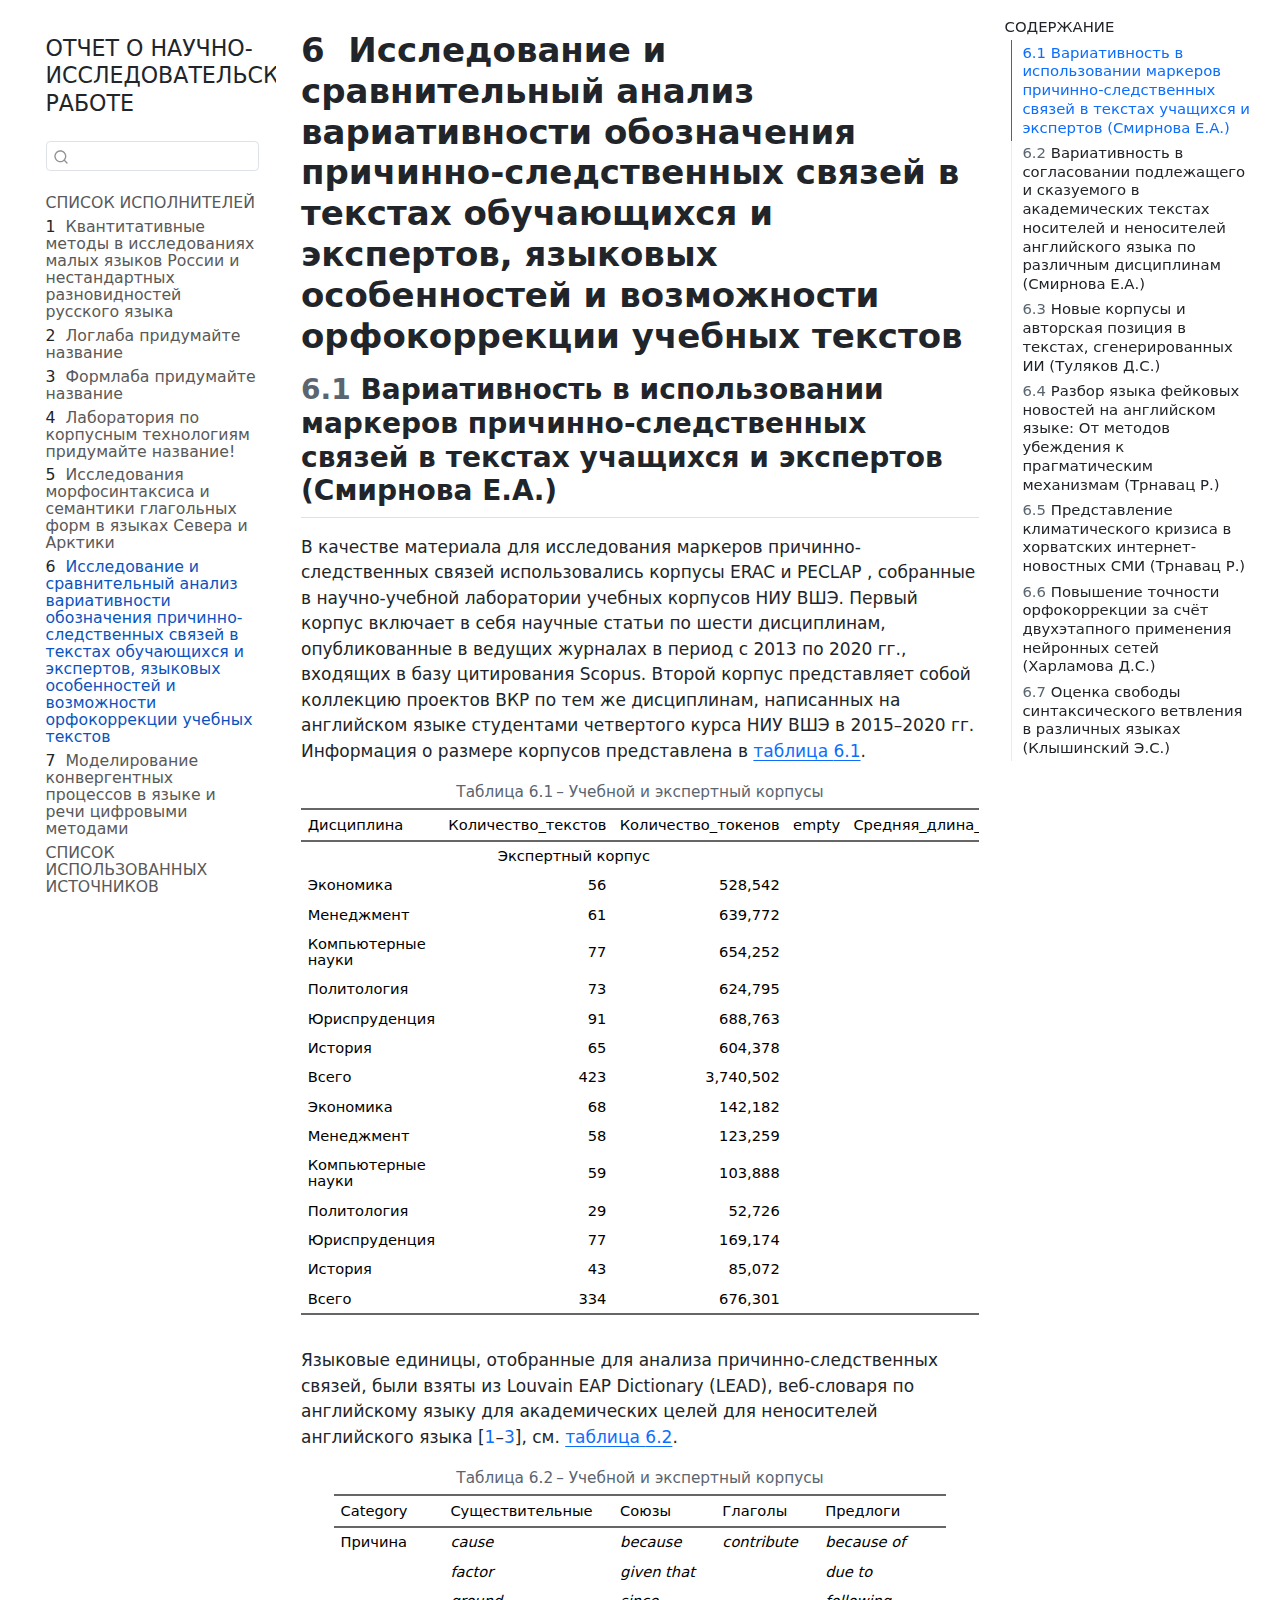
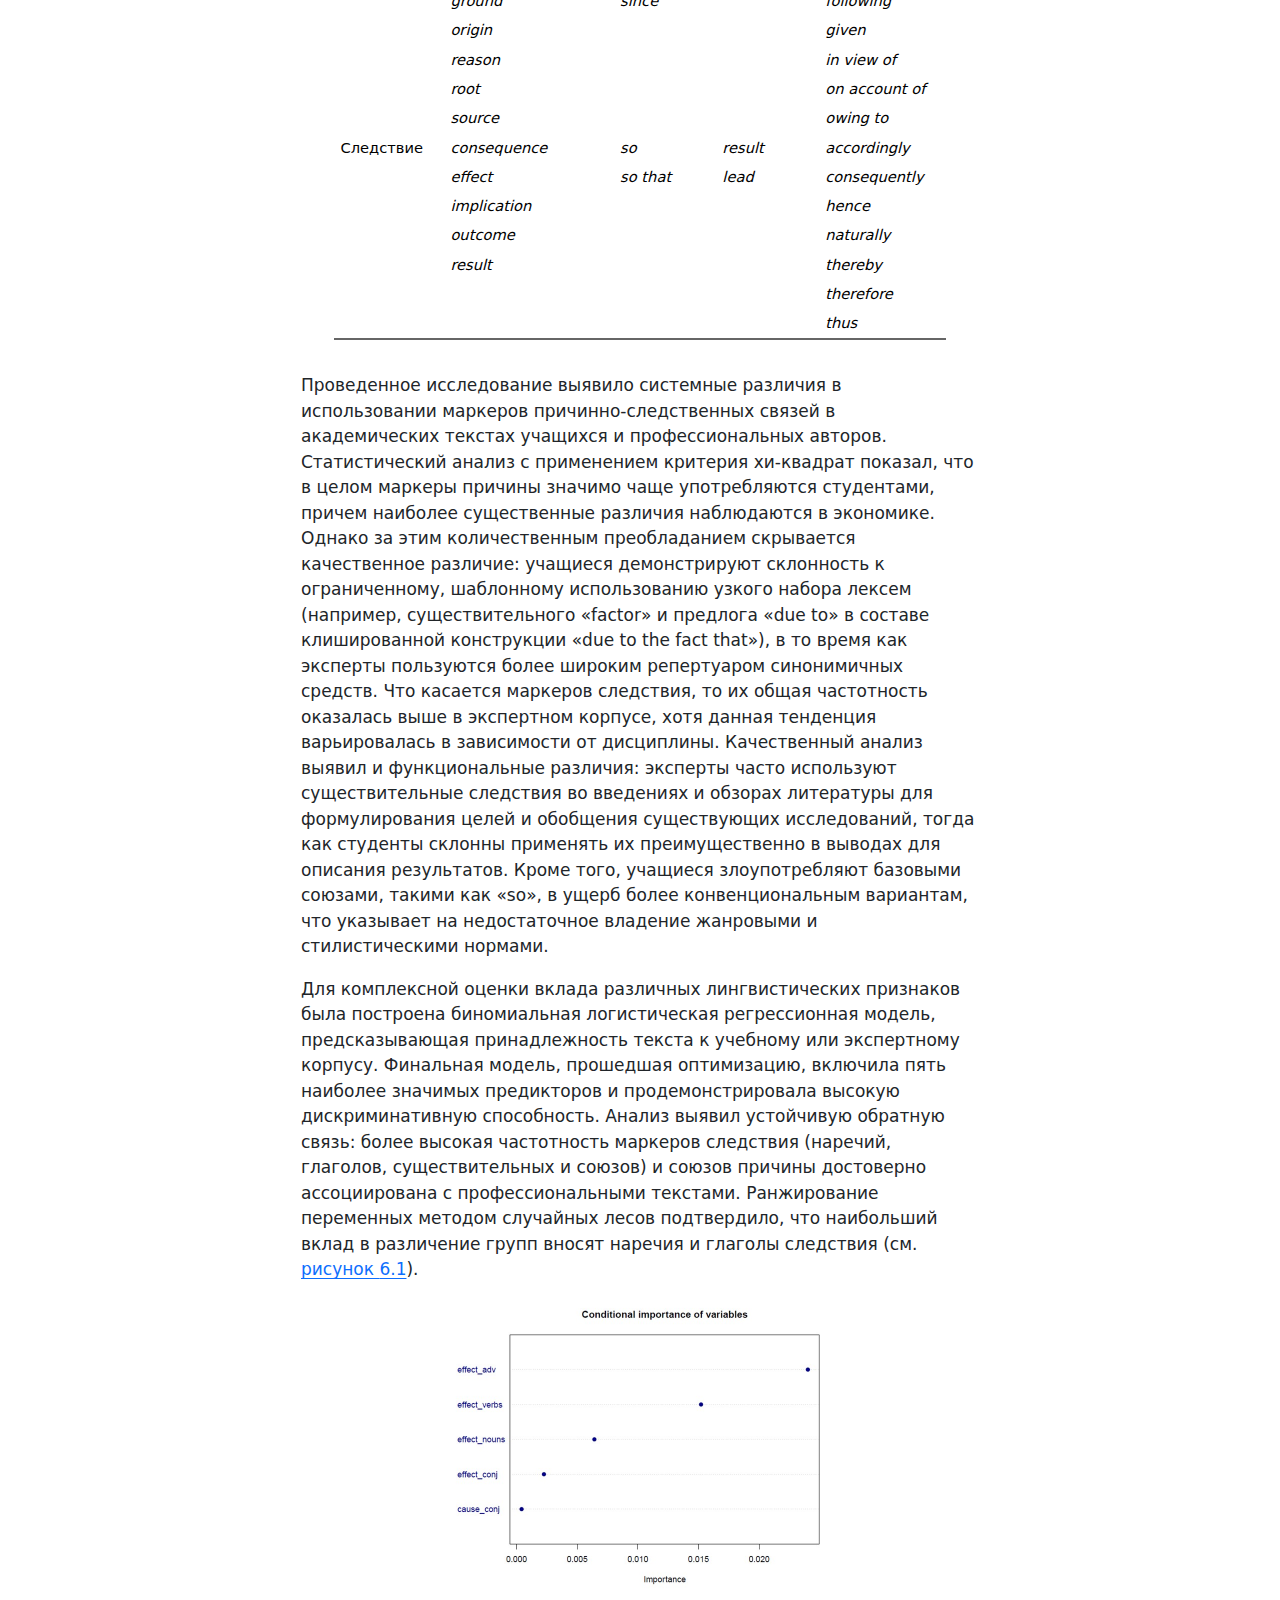
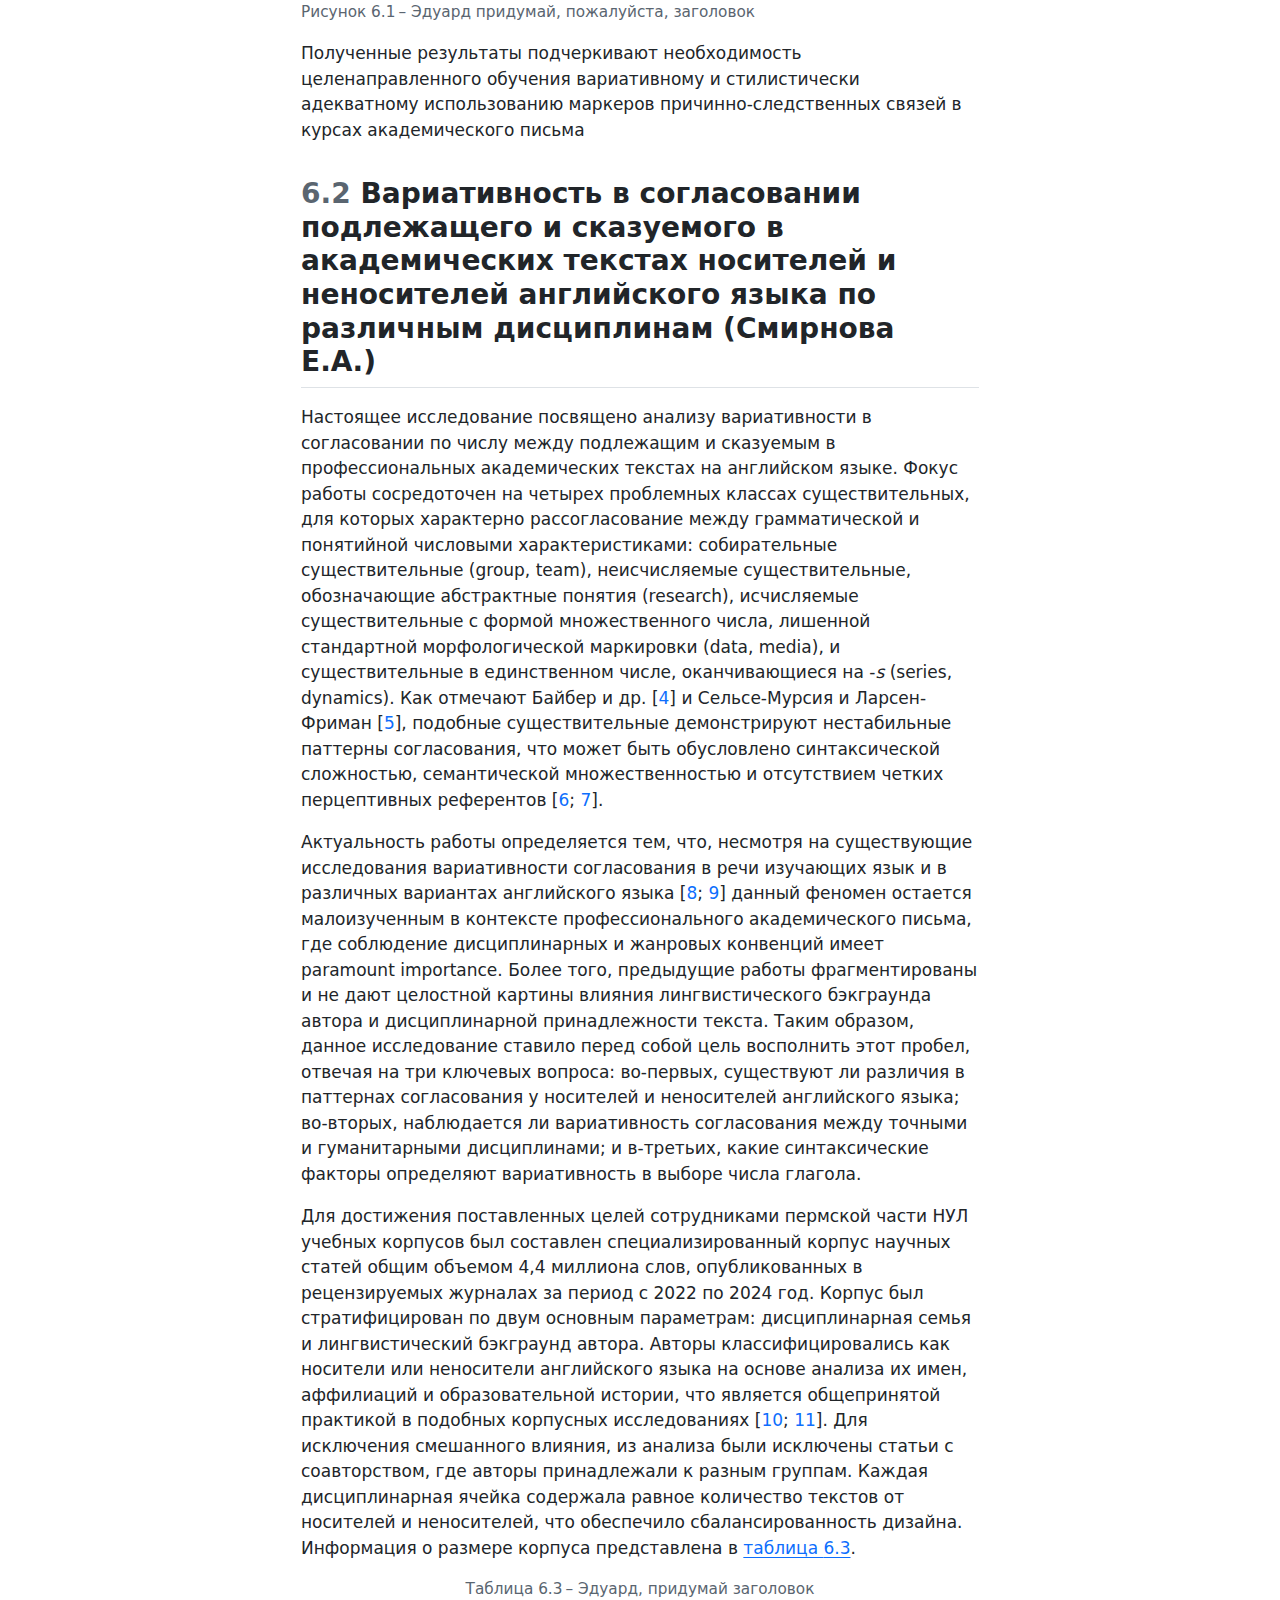
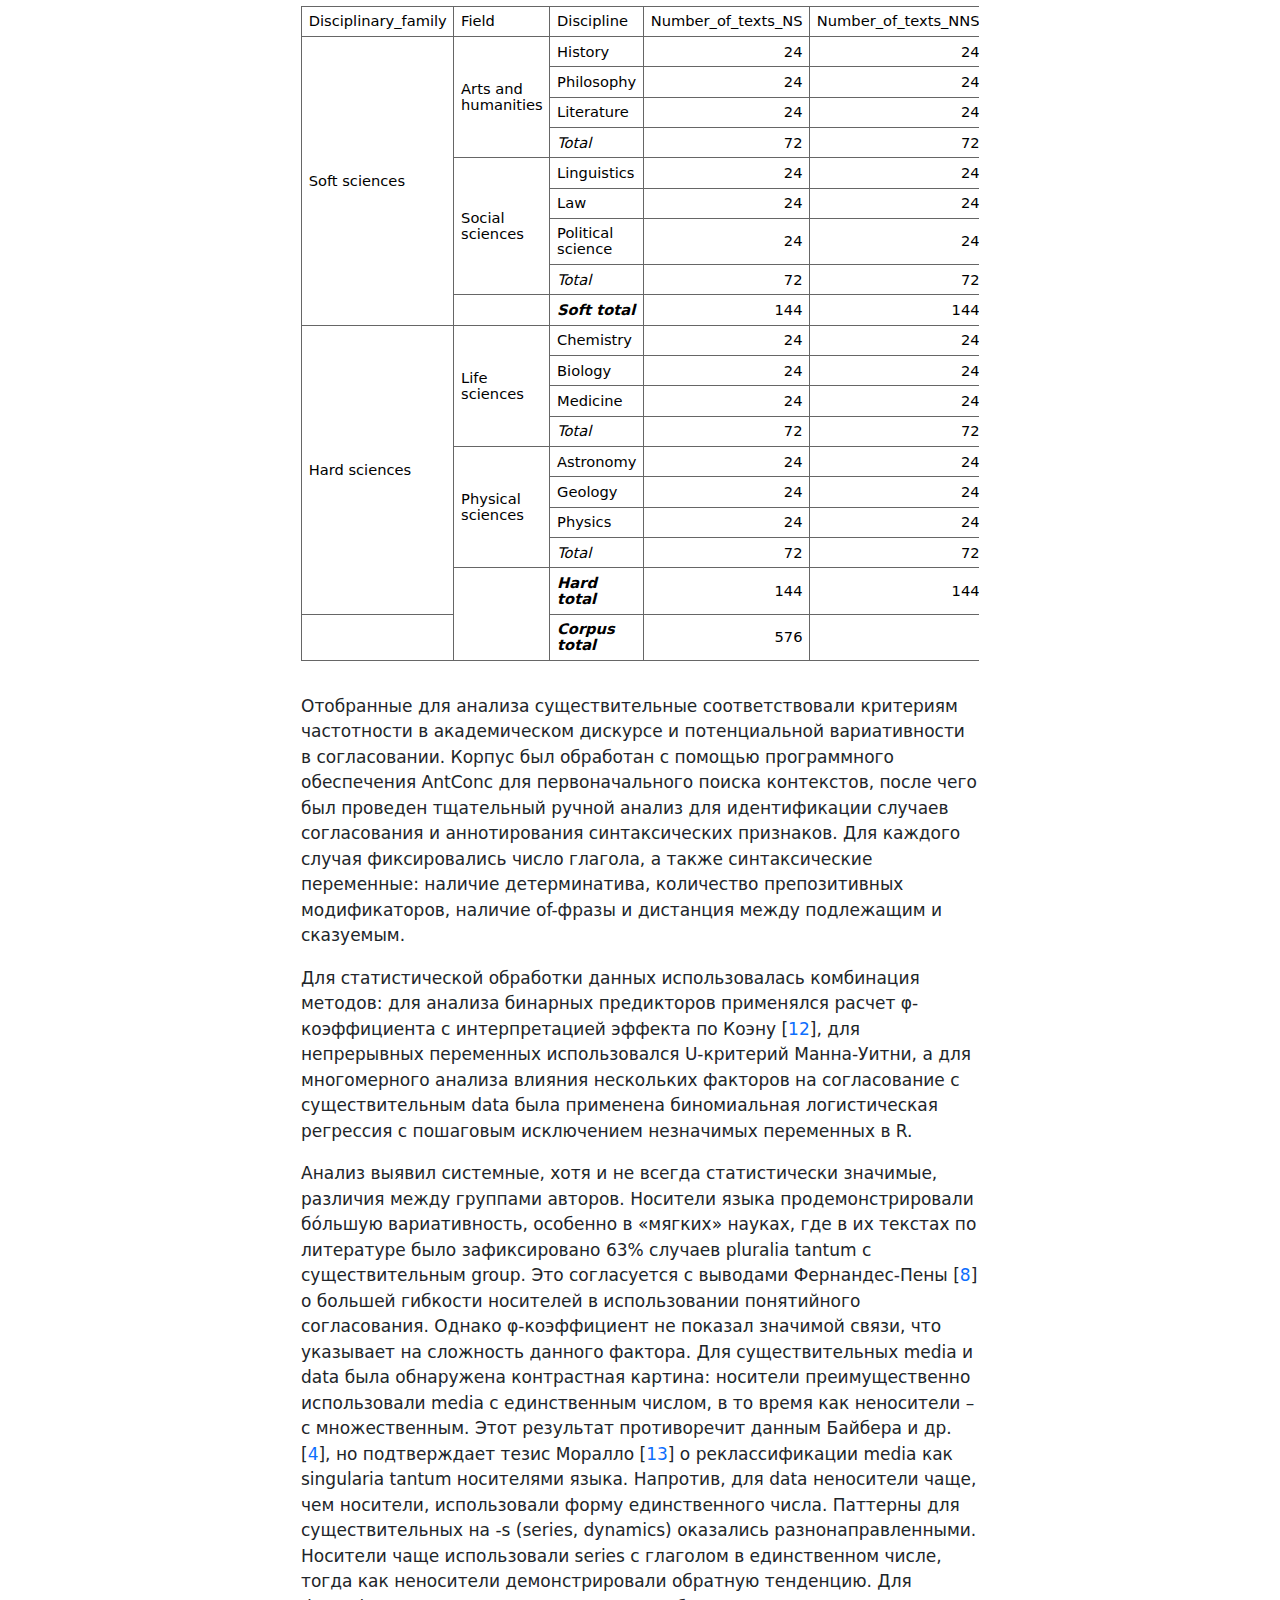
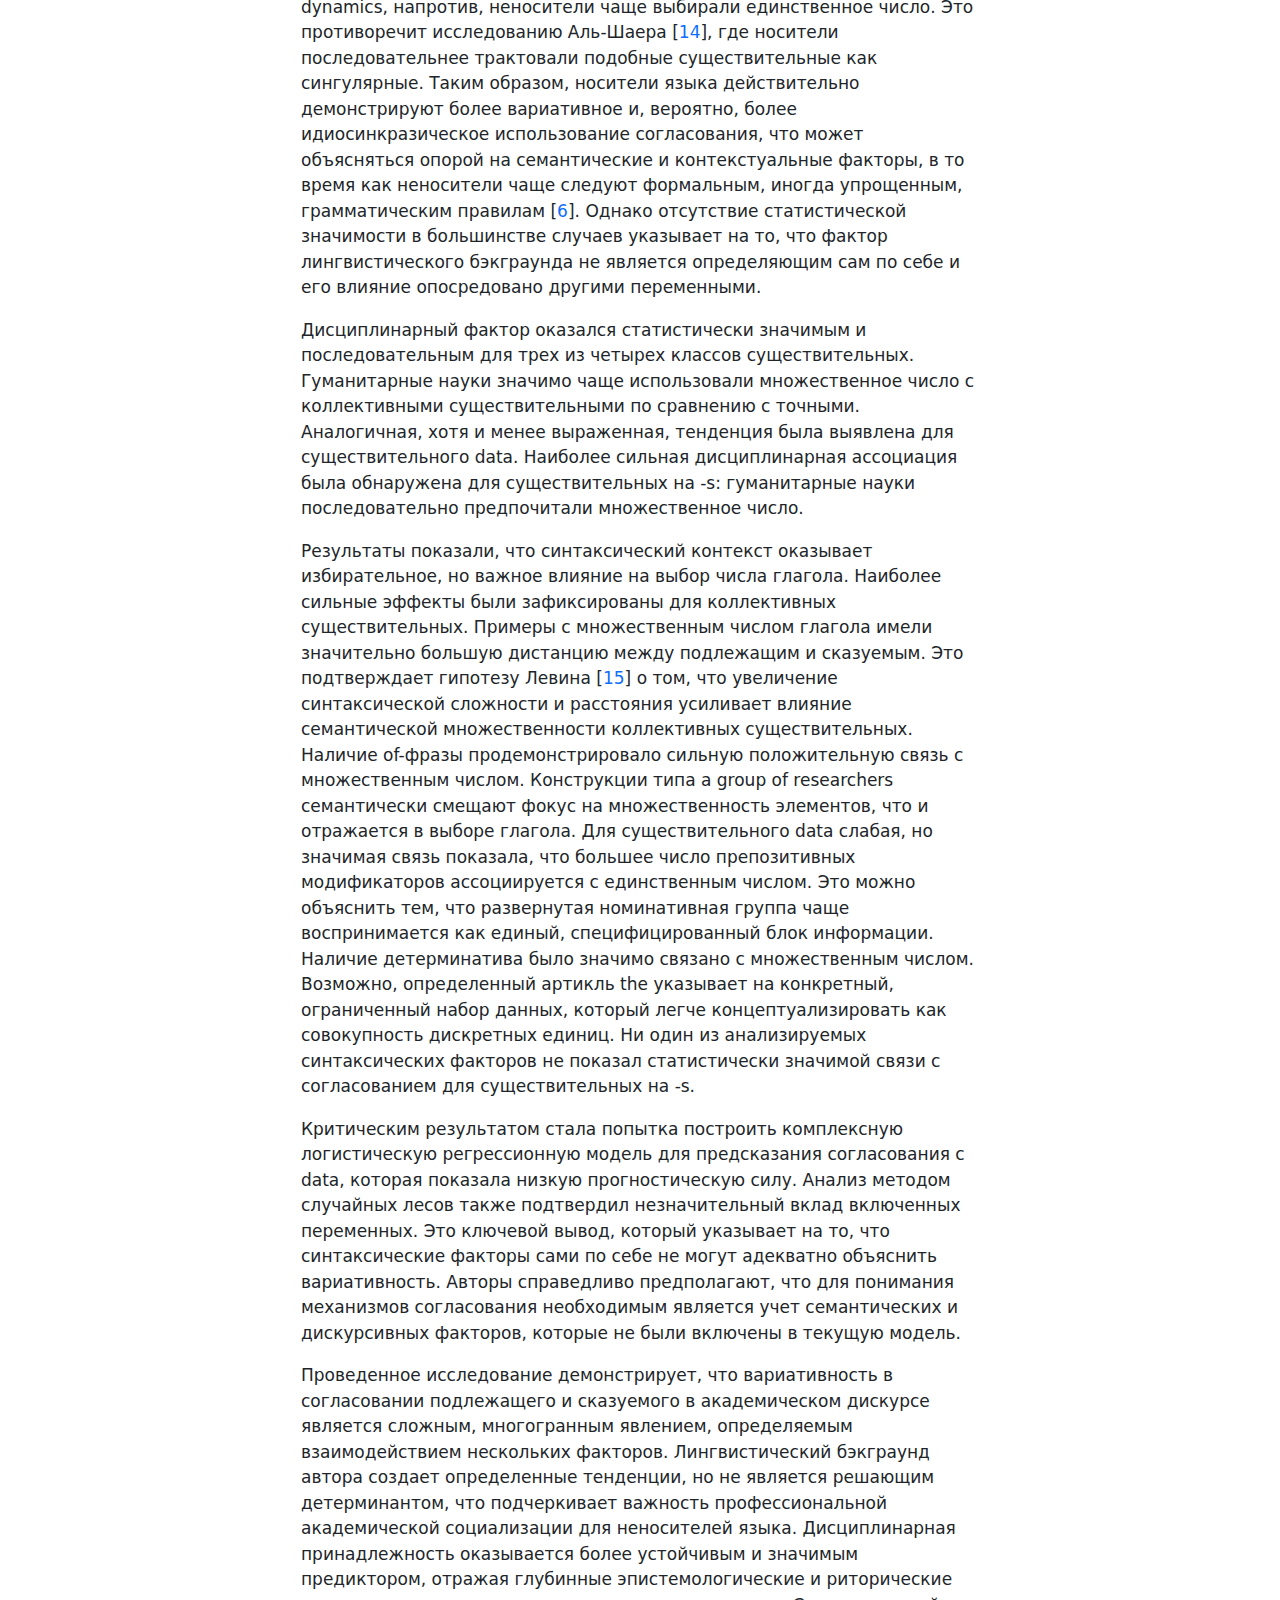
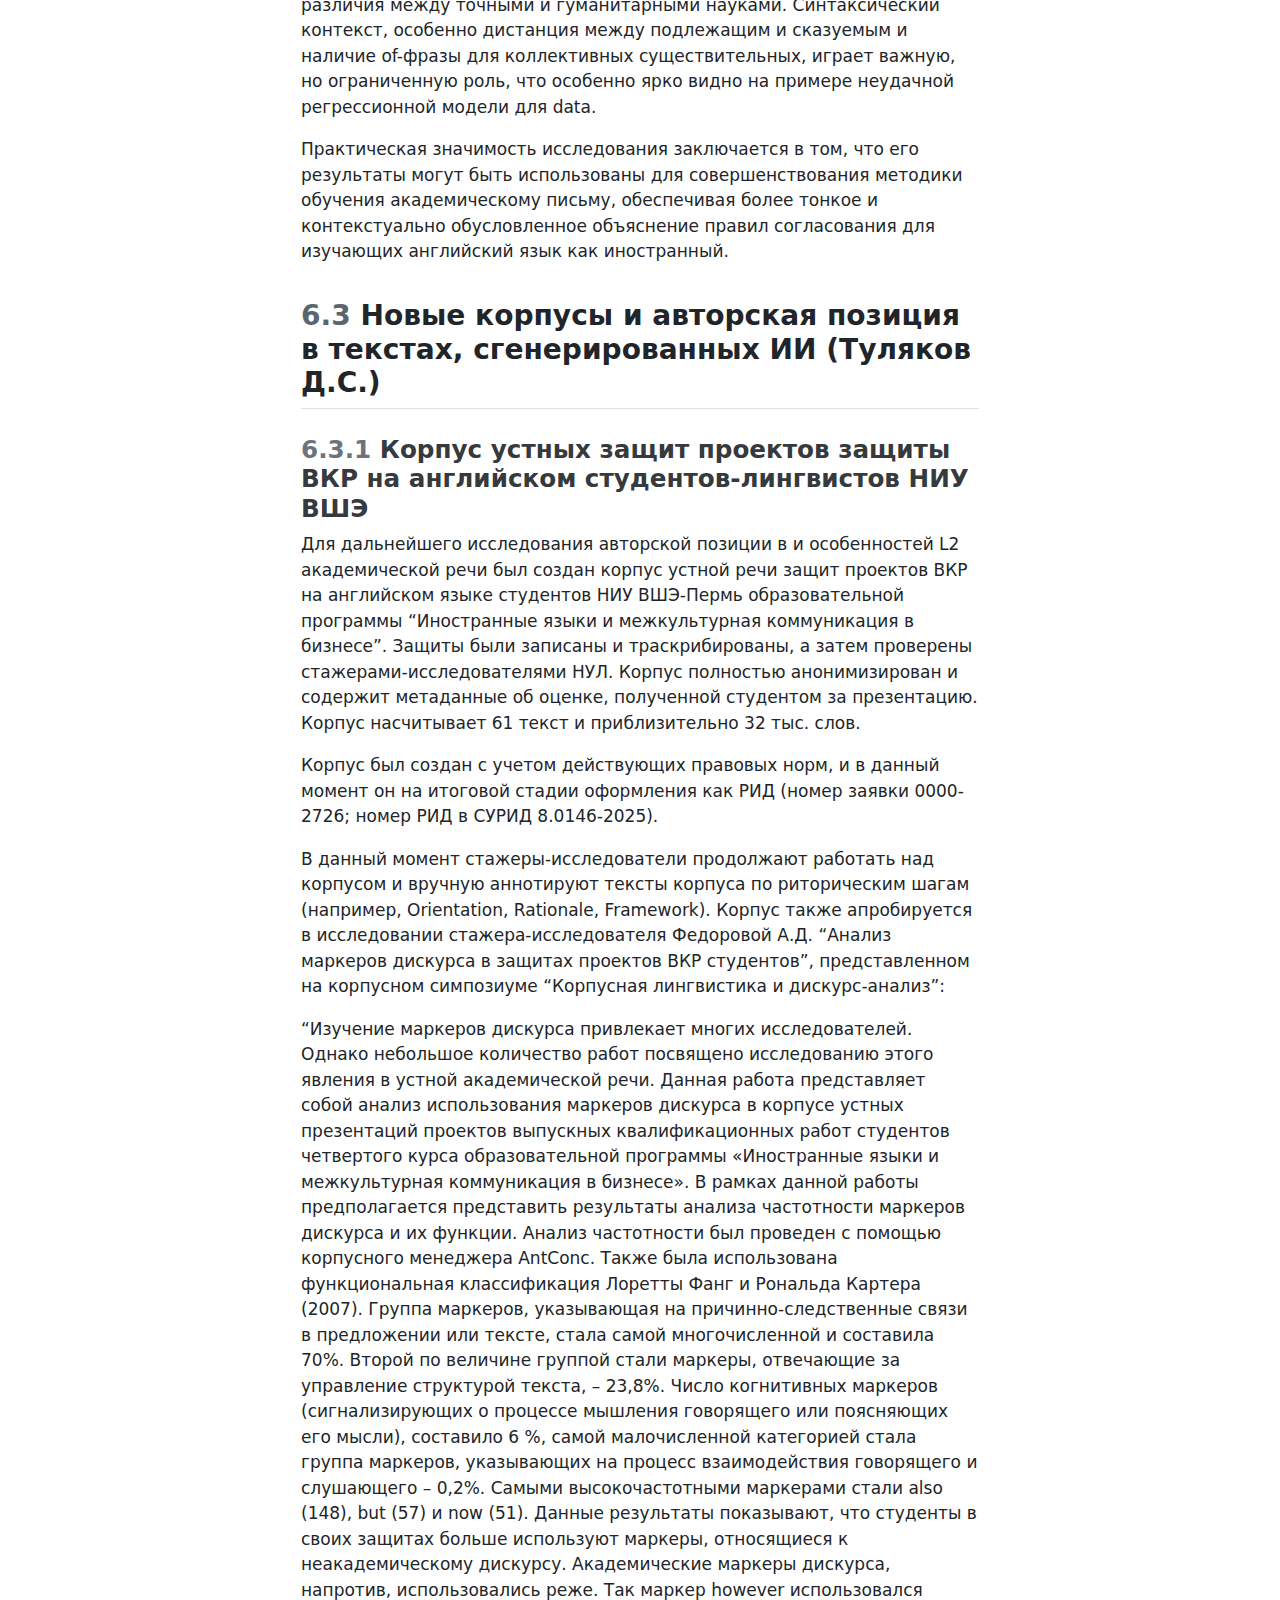
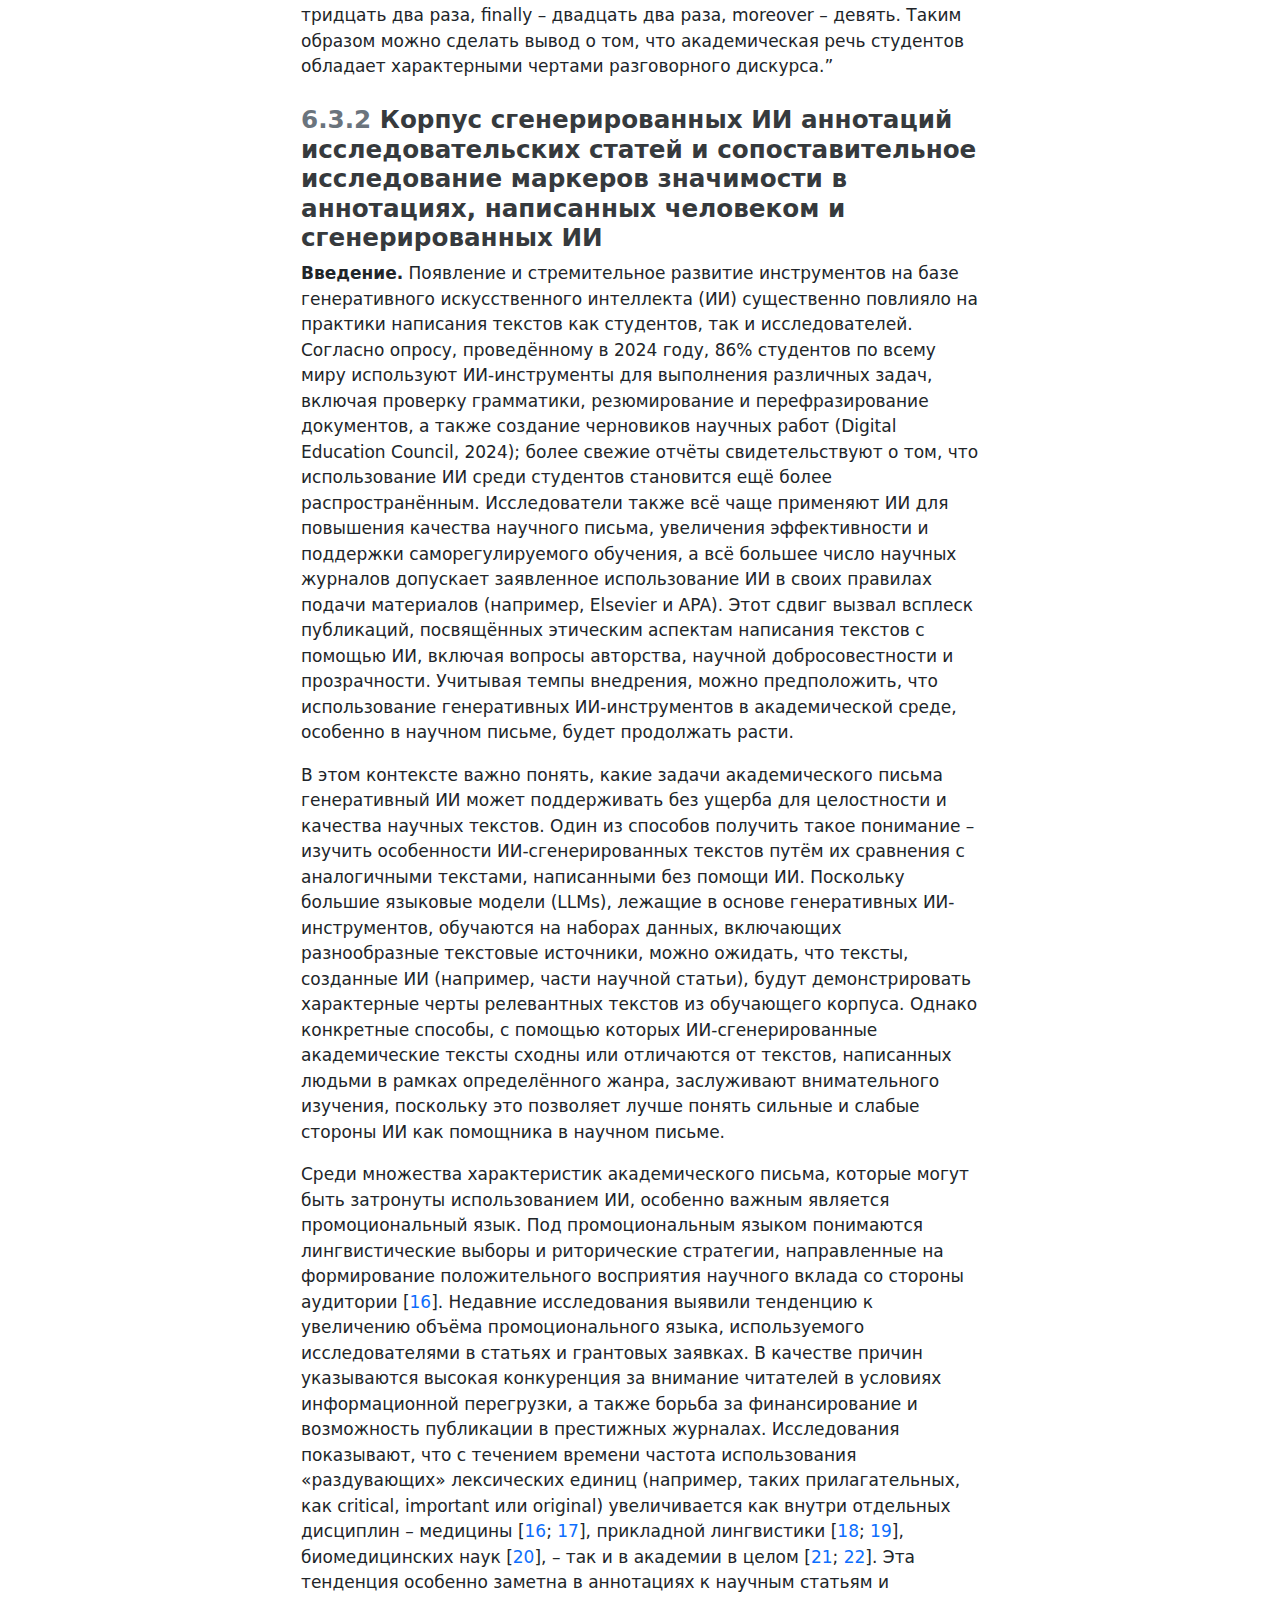
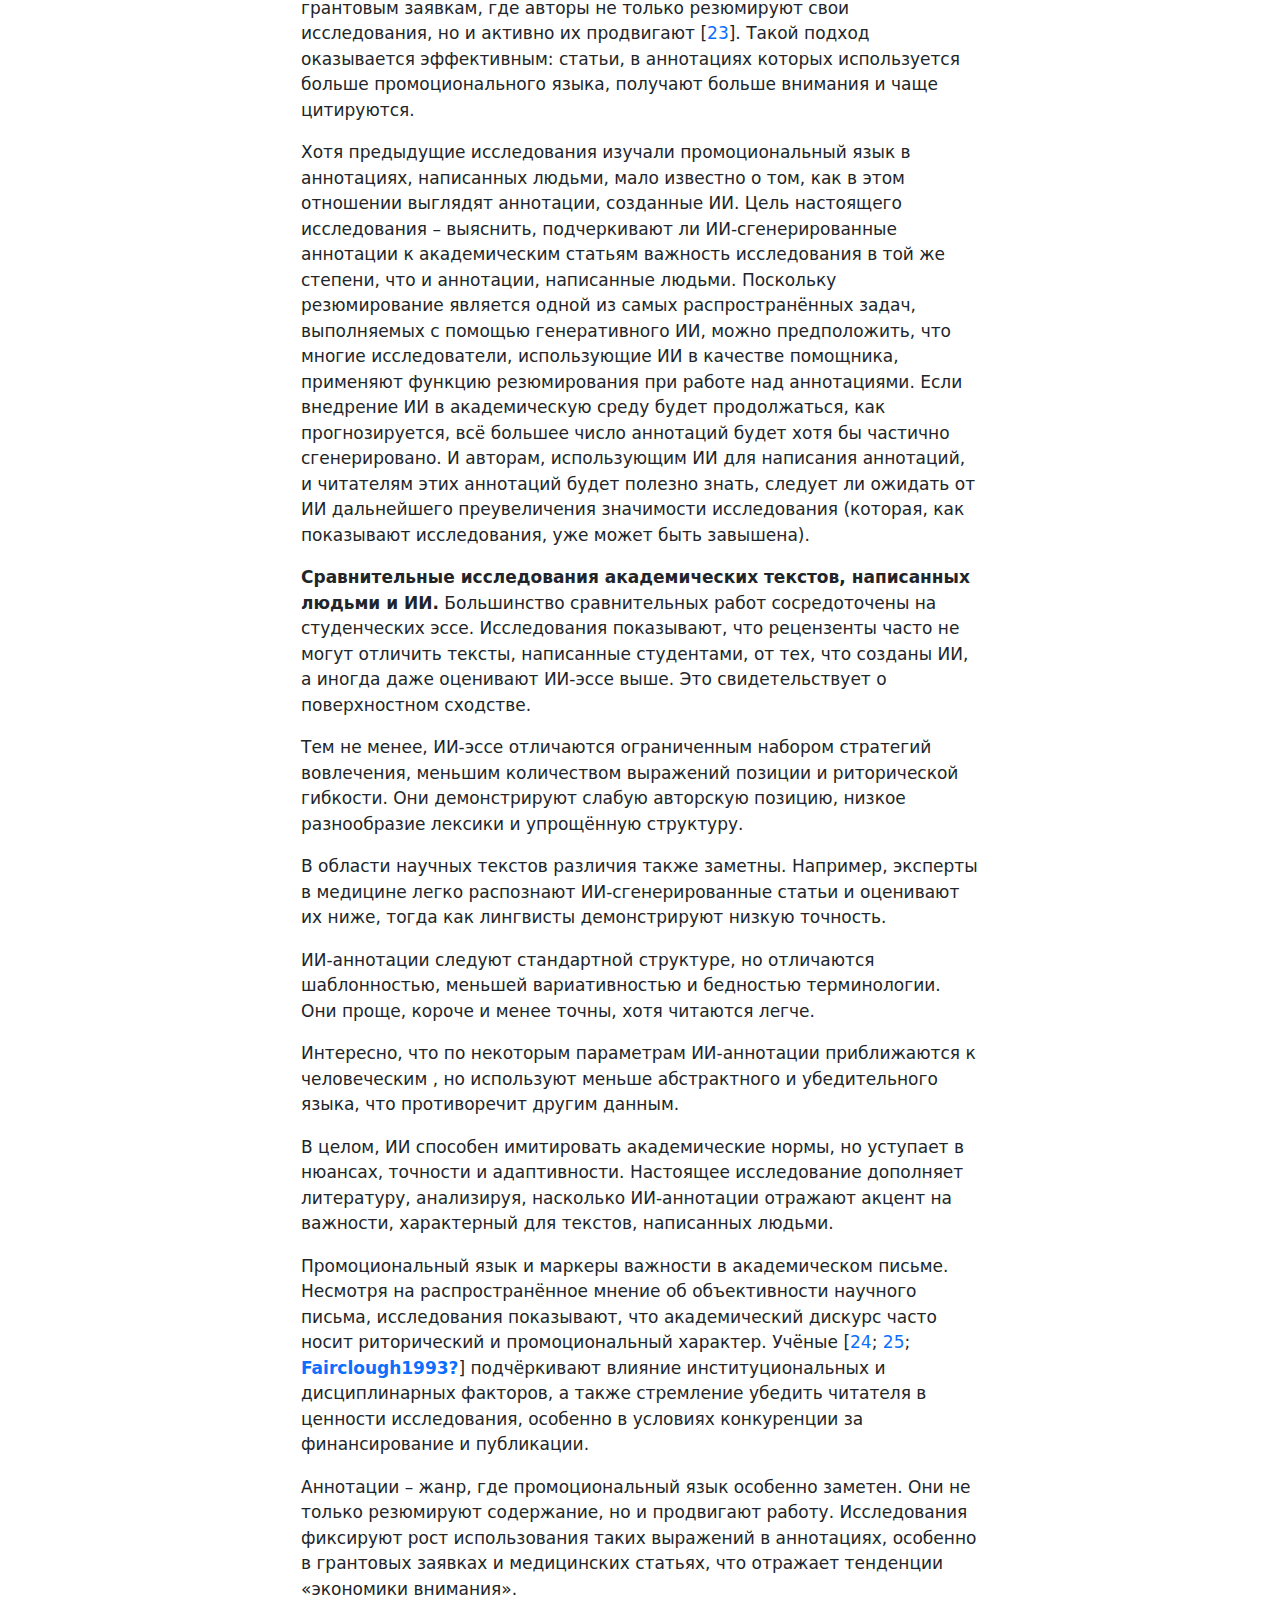
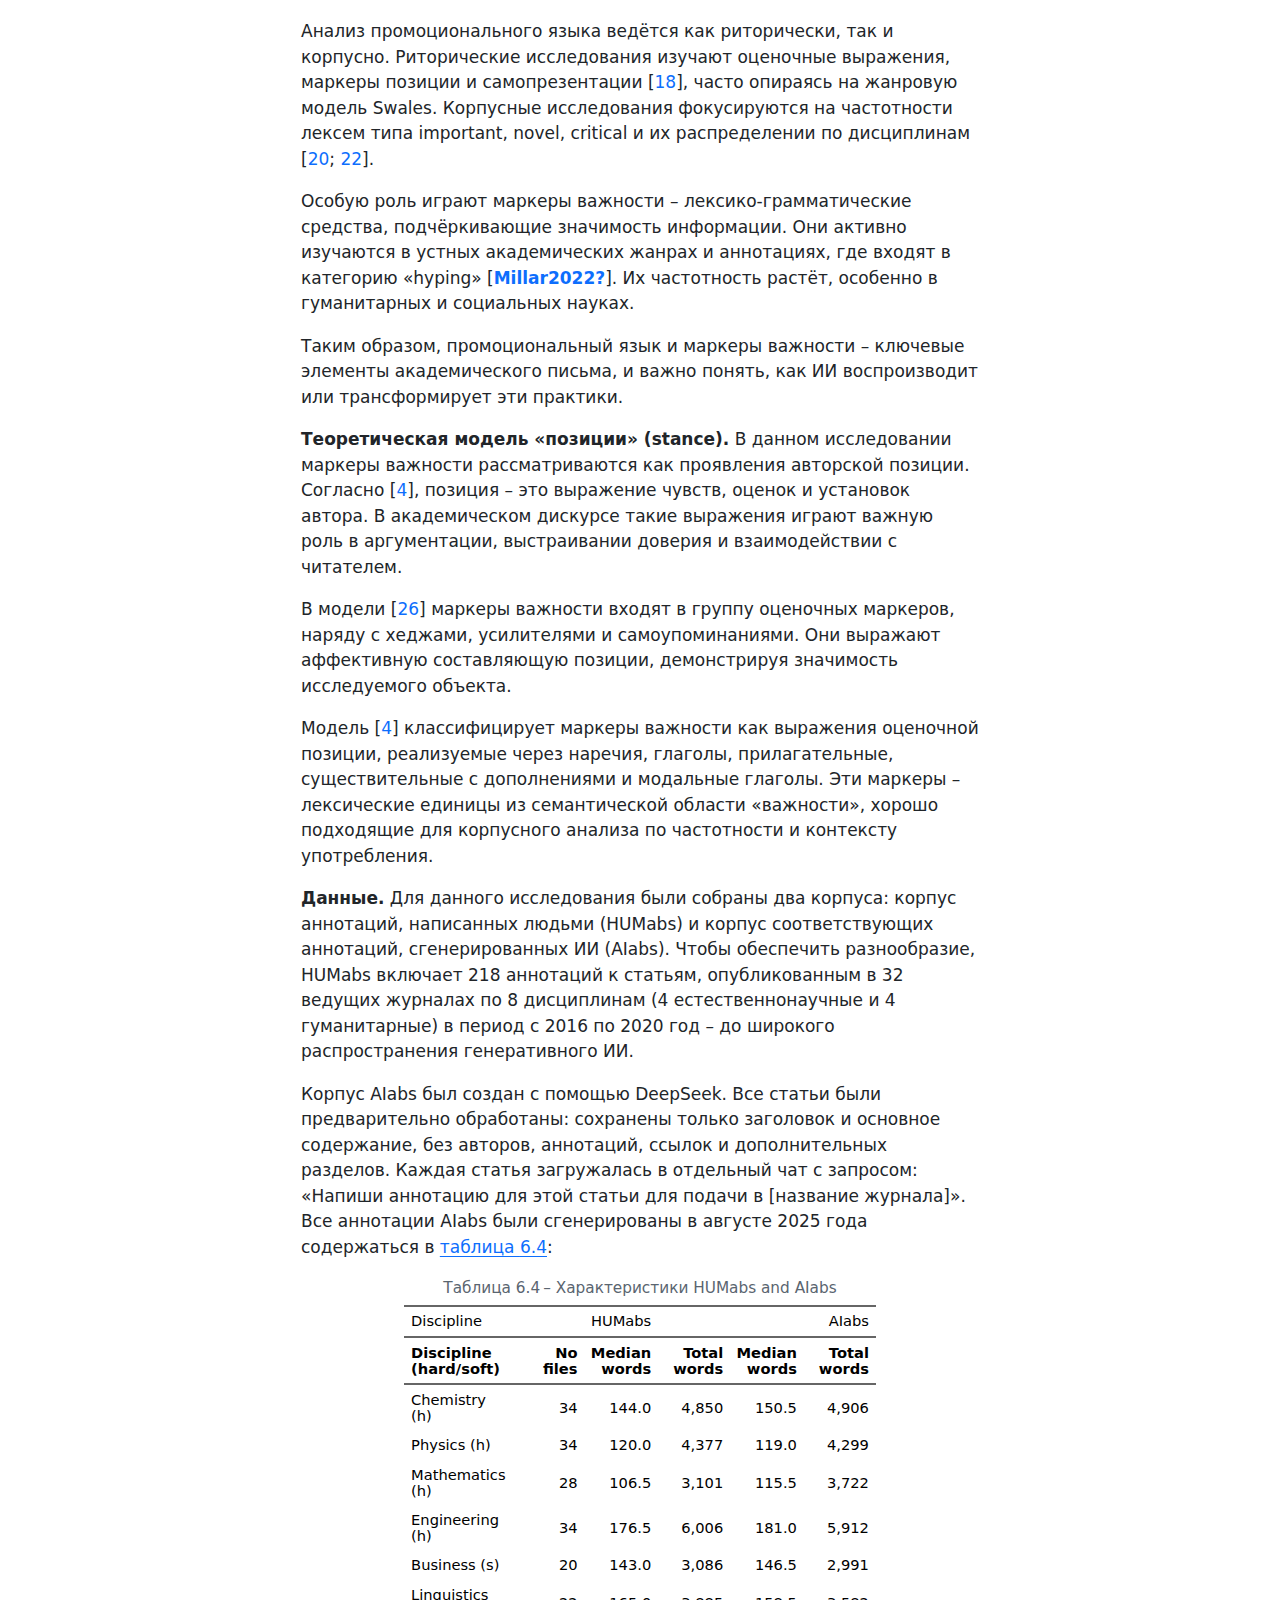
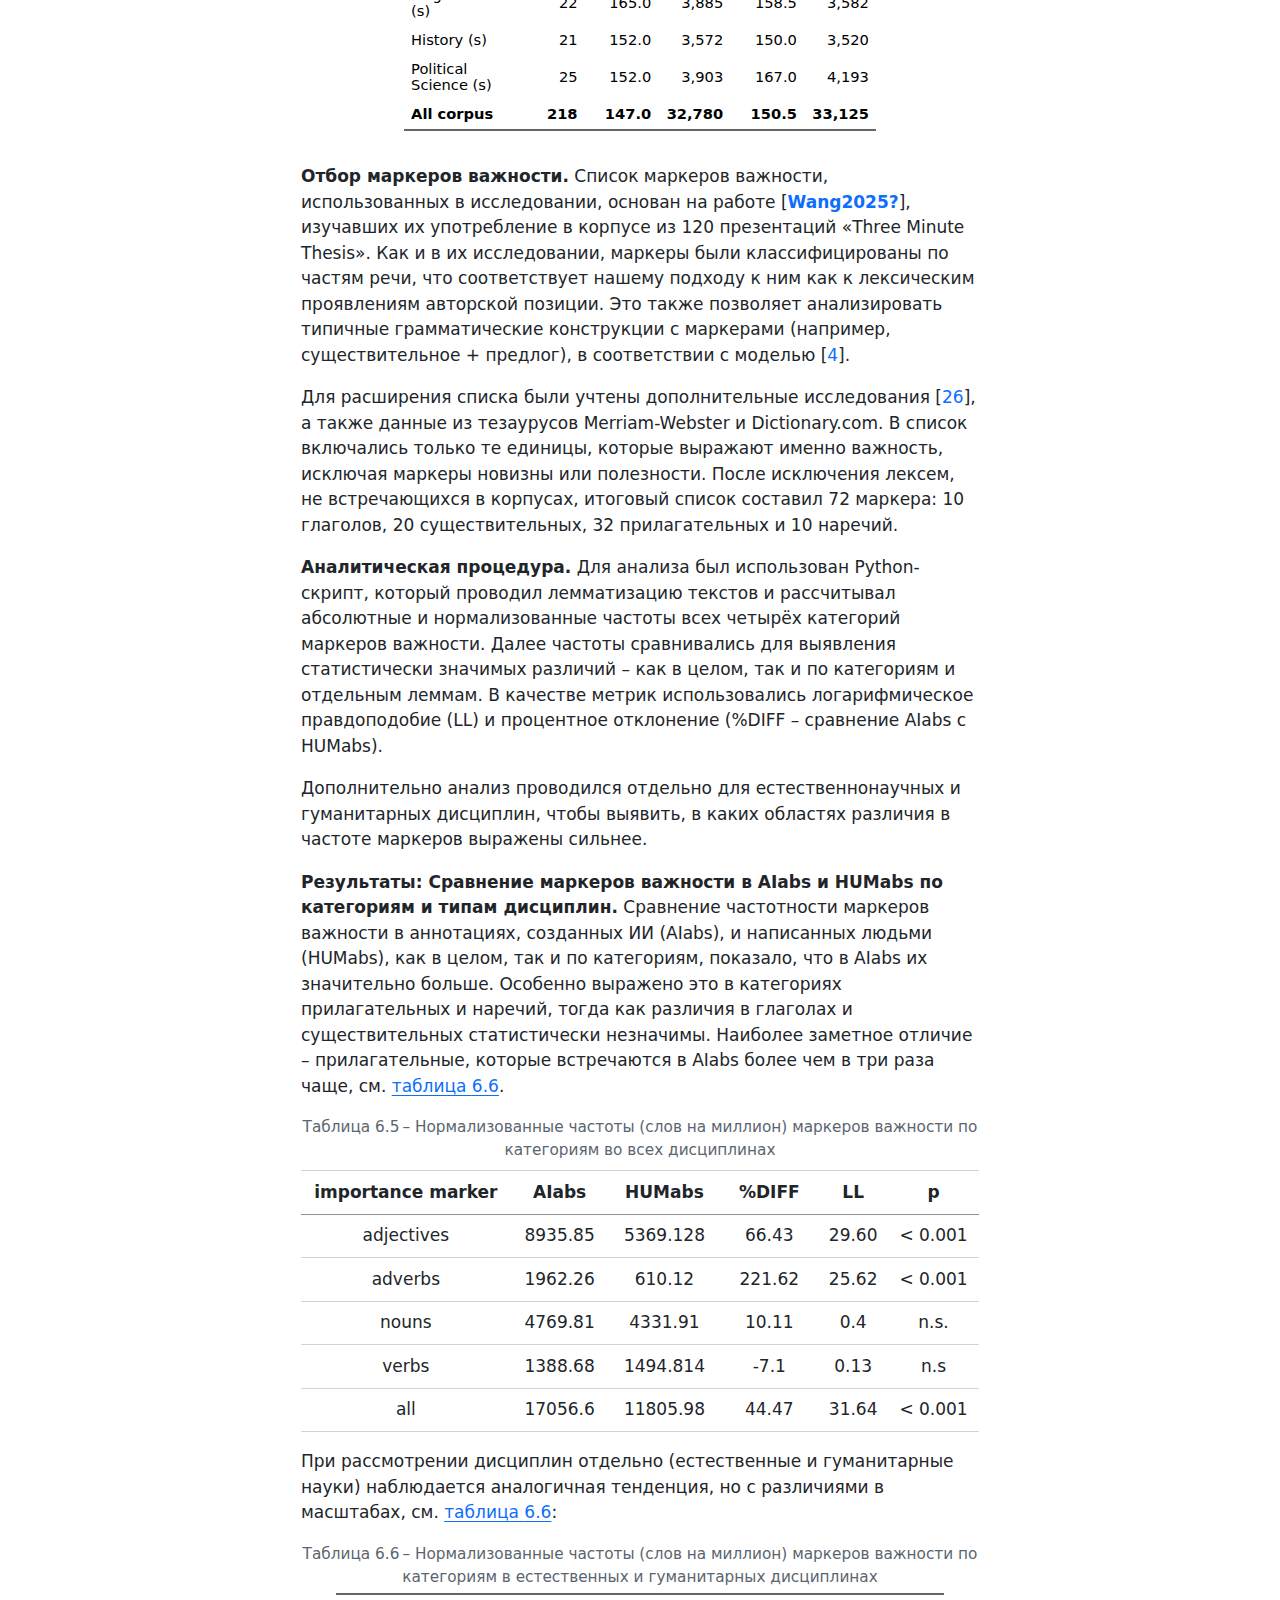
<file: docs/06_chapter.html>
<!DOCTYPE html>
<html xmlns="http://www.w3.org/1999/xhtml" lang="en" xml:lang="en"><head>

<meta charset="utf-8">
<meta name="generator" content="quarto-1.7.29">

<meta name="viewport" content="width=device-width, initial-scale=1.0, user-scalable=yes">


<title>6&nbsp; Исследование и сравнительный анализ вариативности обозначения причинно-следственных связей в текстах обучающихся и экспертов, языковых особенностей и возможности орфокоррекции учебных текстов – ОТЧЕТ О НАУЧНО-ИССЛЕДОВАТЕЛЬСКОЙ РАБОТЕ</title>
<style>
code{white-space: pre-wrap;}
span.smallcaps{font-variant: small-caps;}
div.columns{display: flex; gap: min(4vw, 1.5em);}
div.column{flex: auto; overflow-x: auto;}
div.hanging-indent{margin-left: 1.5em; text-indent: -1.5em;}
ul.task-list{list-style: none;}
ul.task-list li input[type="checkbox"] {
  width: 0.8em;
  margin: 0 0.8em 0.2em -1em; /* quarto-specific, see https://github.com/quarto-dev/quarto-cli/issues/4556 */ 
  vertical-align: middle;
}
/* CSS for citations */
div.csl-bib-body { }
div.csl-entry {
  clear: both;
  margin-bottom: 0em;
}
.hanging-indent div.csl-entry {
  margin-left:2em;
  text-indent:-2em;
}
div.csl-left-margin {
  min-width:2em;
  float:left;
}
div.csl-right-inline {
  margin-left:2em;
  padding-left:1em;
}
div.csl-indent {
  margin-left: 2em;
}</style>


<script src="site_libs/quarto-nav/quarto-nav.js"></script>
<script src="site_libs/quarto-nav/headroom.min.js"></script>
<script src="site_libs/clipboard/clipboard.min.js"></script>
<script src="site_libs/quarto-search/autocomplete.umd.js"></script>
<script src="site_libs/quarto-search/fuse.min.js"></script>
<script src="site_libs/quarto-search/quarto-search.js"></script>
<meta name="quarto:offset" content="./">
<link href="./07_chapter.html" rel="next">
<link href="./05_chapter.html" rel="prev">
<script src="site_libs/quarto-html/quarto.js" type="module"></script>
<script src="site_libs/quarto-html/tabsets/tabsets.js" type="module"></script>
<script src="site_libs/quarto-html/popper.min.js"></script>
<script src="site_libs/quarto-html/tippy.umd.min.js"></script>
<script src="site_libs/quarto-html/anchor.min.js"></script>
<link href="site_libs/quarto-html/tippy.css" rel="stylesheet">
<link href="site_libs/quarto-html/quarto-syntax-highlighting-bcbce66894bfa8e7e94e40e0186b9bb8.css" rel="stylesheet" id="quarto-text-highlighting-styles">
<script src="site_libs/bootstrap/bootstrap.min.js"></script>
<link href="site_libs/bootstrap/bootstrap-icons.css" rel="stylesheet">
<link href="site_libs/bootstrap/bootstrap-22a2acbb0f7ec22c15d721aa9f56f094.min.css" rel="stylesheet" append-hash="true" id="quarto-bootstrap" data-mode="light">
<script id="quarto-search-options" type="application/json">{
  "location": "sidebar",
  "copy-button": false,
  "collapse-after": 3,
  "panel-placement": "start",
  "type": "textbox",
  "limit": 50,
  "keyboard-shortcut": [
    "f",
    "/",
    "s"
  ],
  "show-item-context": false,
  "language": {
    "search-no-results-text": "No results",
    "search-matching-documents-text": "matching documents",
    "search-copy-link-title": "Copy link to search",
    "search-hide-matches-text": "Hide additional matches",
    "search-more-match-text": "more match in this document",
    "search-more-matches-text": "more matches in this document",
    "search-clear-button-title": "Clear",
    "search-text-placeholder": "",
    "search-detached-cancel-button-title": "Cancel",
    "search-submit-button-title": "Submit",
    "search-label": "Search"
  }
}</script>
<link href="site_libs/tabwid-1.1.3/tabwid.css" rel="stylesheet">
<script src="site_libs/tabwid-1.1.3/tabwid.js"></script>


</head>

<body class="nav-sidebar floating quarto-light">

<div id="quarto-search-results"></div>
  <header id="quarto-header" class="headroom fixed-top">
  <nav class="quarto-secondary-nav">
    <div class="container-fluid d-flex">
      <button type="button" class="quarto-btn-toggle btn" data-bs-toggle="collapse" role="button" data-bs-target=".quarto-sidebar-collapse-item" aria-controls="quarto-sidebar" aria-expanded="false" aria-label="Toggle sidebar navigation" onclick="if (window.quartoToggleHeadroom) { window.quartoToggleHeadroom(); }">
        <i class="bi bi-layout-text-sidebar-reverse"></i>
      </button>
        <nav class="quarto-page-breadcrumbs" aria-label="breadcrumb"><ol class="breadcrumb"><li class="breadcrumb-item"><a href="./06_chapter.html"><span class="chapter-number">6</span>&nbsp; <span class="chapter-title">Исследование и сравнительный анализ вариативности обозначения причинно-следственных связей в текстах обучающихся и экспертов, языковых особенностей и возможности орфокоррекции учебных текстов</span></a></li></ol></nav>
        <a class="flex-grow-1" role="navigation" data-bs-toggle="collapse" data-bs-target=".quarto-sidebar-collapse-item" aria-controls="quarto-sidebar" aria-expanded="false" aria-label="Toggle sidebar navigation" onclick="if (window.quartoToggleHeadroom) { window.quartoToggleHeadroom(); }">      
        </a>
      <button type="button" class="btn quarto-search-button" aria-label="Search" onclick="window.quartoOpenSearch();">
        <i class="bi bi-search"></i>
      </button>
    </div>
  </nav>
</header>
<!-- content -->
<div id="quarto-content" class="quarto-container page-columns page-rows-contents page-layout-article">
<!-- sidebar -->
  <nav id="quarto-sidebar" class="sidebar collapse collapse-horizontal quarto-sidebar-collapse-item sidebar-navigation floating overflow-auto">
    <div class="pt-lg-2 mt-2 text-left sidebar-header">
    <div class="sidebar-title mb-0 py-0">
      <a href="./">ОТЧЕТ О НАУЧНО-ИССЛЕДОВАТЕЛЬСКОЙ РАБОТЕ</a> 
    </div>
      </div>
        <div class="mt-2 flex-shrink-0 align-items-center">
        <div class="sidebar-search">
        <div id="quarto-search" class="" title="Search"></div>
        </div>
        </div>
    <div class="sidebar-menu-container"> 
    <ul class="list-unstyled mt-1">
        <li class="sidebar-item">
  <div class="sidebar-item-container"> 
  <a href="./index.html" class="sidebar-item-text sidebar-link">
 <span class="menu-text">СПИСОК ИСПОЛНИТЕЛЕЙ</span></a>
  </div>
</li>
        <li class="sidebar-item">
  <div class="sidebar-item-container"> 
  <a href="./01_chapter.html" class="sidebar-item-text sidebar-link">
 <span class="menu-text"><span class="chapter-number">1</span>&nbsp; <span class="chapter-title">Квантитативные методы в исследованиях малых языков России и нестандартных разновидностей русского языка</span></span></a>
  </div>
</li>
        <li class="sidebar-item">
  <div class="sidebar-item-container"> 
  <a href="./02_chapter.html" class="sidebar-item-text sidebar-link">
 <span class="menu-text"><span class="chapter-number">2</span>&nbsp; <span class="chapter-title">Логлаба придумайте название</span></span></a>
  </div>
</li>
        <li class="sidebar-item">
  <div class="sidebar-item-container"> 
  <a href="./03_chapter.html" class="sidebar-item-text sidebar-link">
 <span class="menu-text"><span class="chapter-number">3</span>&nbsp; <span class="chapter-title">Формлаба придумайте название</span></span></a>
  </div>
</li>
        <li class="sidebar-item">
  <div class="sidebar-item-container"> 
  <a href="./04_chapter.html" class="sidebar-item-text sidebar-link">
 <span class="menu-text"><span class="chapter-number">4</span>&nbsp; <span class="chapter-title">Лаборатория по корпусным технологиям придумайте название!</span></span></a>
  </div>
</li>
        <li class="sidebar-item">
  <div class="sidebar-item-container"> 
  <a href="./05_chapter.html" class="sidebar-item-text sidebar-link">
 <span class="menu-text"><span class="chapter-number">5</span>&nbsp; <span class="chapter-title">Исследования морфосинтаксиса и семантики глагольных форм в языках Севера и Арктики</span></span></a>
  </div>
</li>
        <li class="sidebar-item">
  <div class="sidebar-item-container"> 
  <a href="./06_chapter.html" class="sidebar-item-text sidebar-link active">
 <span class="menu-text"><span class="chapter-number">6</span>&nbsp; <span class="chapter-title">Исследование и сравнительный анализ вариативности обозначения причинно-следственных связей в текстах обучающихся и экспертов, языковых особенностей и возможности орфокоррекции учебных текстов</span></span></a>
  </div>
</li>
        <li class="sidebar-item">
  <div class="sidebar-item-container"> 
  <a href="./07_chapter.html" class="sidebar-item-text sidebar-link">
 <span class="menu-text"><span class="chapter-number">7</span>&nbsp; <span class="chapter-title">Моделирование конвергентных процессов в языке и речи цифровыми методами</span></span></a>
  </div>
</li>
        <li class="sidebar-item">
  <div class="sidebar-item-container"> 
  <a href="./13_references.html" class="sidebar-item-text sidebar-link">
 <span class="menu-text">СПИСОК ИСПОЛЬЗОВАННЫХ ИСТОЧНИКОВ</span></a>
  </div>
</li>
    </ul>
    </div>
</nav>
<div id="quarto-sidebar-glass" class="quarto-sidebar-collapse-item" data-bs-toggle="collapse" data-bs-target=".quarto-sidebar-collapse-item"></div>
<!-- margin-sidebar -->
    <div id="quarto-margin-sidebar" class="sidebar margin-sidebar">
        <nav id="TOC" role="doc-toc" class="toc-active">
    <h2 id="toc-title">СОДЕРЖАНИЕ</h2>
   
  <ul>
  <li><a href="#вариативность-в-использовании-маркеров-причинно-следственных-связей-в-текстах-учащихся-и-экспертов-смирнова-е.а." id="toc-вариативность-в-использовании-маркеров-причинно-следственных-связей-в-текстах-учащихся-и-экспертов-смирнова-е.а." class="nav-link active" data-scroll-target="#вариативность-в-использовании-маркеров-причинно-следственных-связей-в-текстах-учащихся-и-экспертов-смирнова-е.а."><span class="header-section-number">6.1</span> Вариативность в использовании маркеров причинно-следственных связей в текстах учащихся и экспертов (Смирнова Е.А.)</a></li>
  <li><a href="#вариативность-в-согласовании-подлежащего-и-сказуемого-в-академических-текстах-носителей-и-неносителей-английского-языка-по-различным-дисциплинам-смирнова-е.а." id="toc-вариативность-в-согласовании-подлежащего-и-сказуемого-в-академических-текстах-носителей-и-неносителей-английского-языка-по-различным-дисциплинам-смирнова-е.а." class="nav-link" data-scroll-target="#вариативность-в-согласовании-подлежащего-и-сказуемого-в-академических-текстах-носителей-и-неносителей-английского-языка-по-различным-дисциплинам-смирнова-е.а."><span class="header-section-number">6.2</span> Вариативность в согласовании подлежащего и сказуемого в академических текстах носителей и неносителей английского языка по различным дисциплинам (Смирнова Е.А.)</a></li>
  <li><a href="#новые-корпусы-и-авторская-позиция-в-текстах-сгенерированных-ии-туляков-д.с." id="toc-новые-корпусы-и-авторская-позиция-в-текстах-сгенерированных-ии-туляков-д.с." class="nav-link" data-scroll-target="#новые-корпусы-и-авторская-позиция-в-текстах-сгенерированных-ии-туляков-д.с."><span class="header-section-number">6.3</span> Новые корпусы и авторская позиция в текстах, сгенерированных ИИ (Туляков Д.С.)</a>
  <ul class="collapse">
  <li><a href="#корпус-устных-защит-проектов-защиты-вкр-на-английском-студентов-лингвистов-ниу-вшэ" id="toc-корпус-устных-защит-проектов-защиты-вкр-на-английском-студентов-лингвистов-ниу-вшэ" class="nav-link" data-scroll-target="#корпус-устных-защит-проектов-защиты-вкр-на-английском-студентов-лингвистов-ниу-вшэ"><span class="header-section-number">6.3.1</span> Корпус устных защит проектов защиты ВКР на английском студентов-лингвистов НИУ ВШЭ</a></li>
  <li><a href="#корпус-сгенерированных-ии-аннотаций-исследовательских-статей-и-сопоставительное-исследование-маркеров-значимости-в-аннотациях-написанных-человеком-и-сгенерированных-ии" id="toc-корпус-сгенерированных-ии-аннотаций-исследовательских-статей-и-сопоставительное-исследование-маркеров-значимости-в-аннотациях-написанных-человеком-и-сгенерированных-ии" class="nav-link" data-scroll-target="#корпус-сгенерированных-ии-аннотаций-исследовательских-статей-и-сопоставительное-исследование-маркеров-значимости-в-аннотациях-написанных-человеком-и-сгенерированных-ии"><span class="header-section-number">6.3.2</span> Корпус сгенерированных ИИ аннотаций исследовательских статей и сопоставительное исследование маркеров значимости в аннотациях, написанных человеком и сгенерированных ИИ</a></li>
  </ul></li>
  <li><a href="#разбор-языка-фейковых-новостей-на-английском-языке-от-методов-убеждения-к-прагматическим-механизмам-трнавац-р." id="toc-разбор-языка-фейковых-новостей-на-английском-языке-от-методов-убеждения-к-прагматическим-механизмам-трнавац-р." class="nav-link" data-scroll-target="#разбор-языка-фейковых-новостей-на-английском-языке-от-методов-убеждения-к-прагматическим-механизмам-трнавац-р."><span class="header-section-number">6.4</span> Разбор языка фейковых новостей на английском языке: От методов убеждения к прагматическим механизмам (Трнавац Р.)</a>
  <ul class="collapse">
  <li><a href="#введение" id="toc-введение" class="nav-link" data-scroll-target="#введение"><span class="header-section-number">6.4.1</span> Введение</a></li>
  <li><a href="#пропаганда-и-убеждение" id="toc-пропаганда-и-убеждение" class="nav-link" data-scroll-target="#пропаганда-и-убеждение"><span class="header-section-number">6.4.2</span> Пропаганда и убеждение</a></li>
  <li><a href="#данные-и-методы" id="toc-данные-и-методы" class="nav-link" data-scroll-target="#данные-и-методы"><span class="header-section-number">6.4.3</span> Данные и методы</a></li>
  <li><a href="#результаты-и-обсуждение" id="toc-результаты-и-обсуждение" class="nav-link" data-scroll-target="#результаты-и-обсуждение"><span class="header-section-number">6.4.4</span> Результаты и обсуждение</a></li>
  </ul></li>
  <li><a href="#представление-климатического-кризиса-в-хорватских-интернет-новостных-сми-трнавац-р." id="toc-представление-климатического-кризиса-в-хорватских-интернет-новостных-сми-трнавац-р." class="nav-link" data-scroll-target="#представление-климатического-кризиса-в-хорватских-интернет-новостных-сми-трнавац-р."><span class="header-section-number">6.5</span> Представление климатического кризиса в хорватских интернет-новостных СМИ (Трнавац Р.)</a></li>
  <li><a href="#повышение-точности-орфокоррекции-за-счёт-двухэтапного-применения-нейронных-сетей-харламова-д.с." id="toc-повышение-точности-орфокоррекции-за-счёт-двухэтапного-применения-нейронных-сетей-харламова-д.с." class="nav-link" data-scroll-target="#повышение-точности-орфокоррекции-за-счёт-двухэтапного-применения-нейронных-сетей-харламова-д.с."><span class="header-section-number">6.6</span> Повышение точности орфокоррекции за счёт двухэтапного применения нейронных сетей (Харламова Д.С.)</a></li>
  <li><a href="#оценка-свободы-синтаксического-ветвления-в-различных-языках-клышинский-э.с." id="toc-оценка-свободы-синтаксического-ветвления-в-различных-языках-клышинский-э.с." class="nav-link" data-scroll-target="#оценка-свободы-синтаксического-ветвления-в-различных-языках-клышинский-э.с."><span class="header-section-number">6.7</span> Оценка свободы синтаксического ветвления в различных языках (Клышинский Э.С.)</a></li>
  </ul>
</nav>
    </div>
<!-- main -->
<main class="content" id="quarto-document-content">

<header id="title-block-header" class="quarto-title-block default">
<div class="quarto-title">
<h1 class="title"><span class="chapter-number">6</span>&nbsp; <span class="chapter-title">Исследование и сравнительный анализ вариативности обозначения причинно-следственных связей в текстах обучающихся и экспертов, языковых особенностей и возможности орфокоррекции учебных текстов</span></h1>
</div>



<div class="quarto-title-meta">

    
  
    
  </div>
  


</header>


<section id="вариативность-в-использовании-маркеров-причинно-следственных-связей-в-текстах-учащихся-и-экспертов-смирнова-е.а." class="level2" data-number="6.1">
<h2 data-number="6.1" class="anchored" data-anchor-id="вариативность-в-использовании-маркеров-причинно-следственных-связей-в-текстах-учащихся-и-экспертов-смирнова-е.а."><span class="header-section-number">6.1</span> Вариативность в использовании маркеров причинно-следственных связей в текстах учащихся и экспертов (Смирнова Е.А.)</h2>
<p>В качестве материала для исследования маркеров причинно-следственных связей использовались корпусы ERAC и PECLAP , собранные в научно-учебной лаборатории учебных корпусов НИУ ВШЭ. Первый корпус включает в себя научные статьи по шести дисциплинам, опубликованные в ведущих журналах в период с 2013 по 2020 гг., входящих в базу цитирования Scopus. Второй корпус представляет собой коллекцию проектов ВКР по тем же дисциплинам, написанных на английском языке студентами четвертого курса НИУ ВШЭ в 2015–2020 гг. Информация о размере корпусов представлена в <a href="#tbl-corpora_lab_1" class="quarto-xref">таблица&nbsp;<span>6.1</span></a>.</p>
<div class="cell">
<div id="tbl-corpora_lab_1" class="cell quarto-float quarto-figure quarto-figure-center anchored">
<figure class="quarto-float quarto-float-tbl figure">
<figcaption class="quarto-float-caption-top quarto-float-caption quarto-float-tbl" id="tbl-corpora_lab_1-caption-0ceaefa1-69ba-4598-a22c-09a6ac19f8ca">
Таблица&nbsp;6.1 – Учебной и экспертный корпусы
</figcaption>
<div aria-describedby="tbl-corpora_lab_1-caption-0ceaefa1-69ba-4598-a22c-09a6ac19f8ca">
<div class="cell-output-display">
<div class="tabwid"><style>.cl-a9b70a3a{}.cl-a9ae947c{font-family:'DejaVu Sans';font-size:11pt;font-weight:normal;font-style:normal;text-decoration:none;color:rgba(0, 0, 0, 1.00);background-color:transparent;}.cl-a9b19622{margin:0;text-align:left;border-bottom: 0 solid rgba(0, 0, 0, 1.00);border-top: 0 solid rgba(0, 0, 0, 1.00);border-left: 0 solid rgba(0, 0, 0, 1.00);border-right: 0 solid rgba(0, 0, 0, 1.00);padding-bottom:5pt;padding-top:5pt;padding-left:5pt;padding-right:5pt;line-height: 1;background-color:transparent;}.cl-a9b19636{margin:0;text-align:right;border-bottom: 0 solid rgba(0, 0, 0, 1.00);border-top: 0 solid rgba(0, 0, 0, 1.00);border-left: 0 solid rgba(0, 0, 0, 1.00);border-right: 0 solid rgba(0, 0, 0, 1.00);padding-bottom:5pt;padding-top:5pt;padding-left:5pt;padding-right:5pt;line-height: 1;background-color:transparent;}.cl-a9b19637{margin:0;text-align:center;border-bottom: 0 solid rgba(0, 0, 0, 1.00);border-top: 0 solid rgba(0, 0, 0, 1.00);border-left: 0 solid rgba(0, 0, 0, 1.00);border-right: 0 solid rgba(0, 0, 0, 1.00);padding-bottom:5pt;padding-top:5pt;padding-left:5pt;padding-right:5pt;line-height: 1;background-color:transparent;}.cl-a9b1c764{width:0.75in;background-color:transparent;vertical-align: middle;border-bottom: 1.5pt solid rgba(102, 102, 102, 1.00);border-top: 1.5pt solid rgba(102, 102, 102, 1.00);border-left: 0 solid rgba(0, 0, 0, 1.00);border-right: 0 solid rgba(0, 0, 0, 1.00);margin-bottom:0;margin-top:0;margin-left:0;margin-right:0;}.cl-a9b1c778{width:0.75in;background-color:transparent;vertical-align: middle;border-bottom: 1.5pt solid rgba(102, 102, 102, 1.00);border-top: 1.5pt solid rgba(102, 102, 102, 1.00);border-left: 0 solid rgba(0, 0, 0, 1.00);border-right: 0 solid rgba(0, 0, 0, 1.00);margin-bottom:0;margin-top:0;margin-left:0;margin-right:0;}.cl-a9b1c779{width:0.75in;background-color:transparent;vertical-align: middle;border-bottom: 0 solid rgba(0, 0, 0, 1.00);border-top: 0 solid rgba(0, 0, 0, 1.00);border-left: 0 solid rgba(0, 0, 0, 1.00);border-right: 0 solid rgba(0, 0, 0, 1.00);margin-bottom:0;margin-top:0;margin-left:0;margin-right:0;}.cl-a9b1c77a{width:0.75in;background-color:transparent;vertical-align: middle;border-bottom: 0 solid rgba(0, 0, 0, 1.00);border-top: 0 solid rgba(0, 0, 0, 1.00);border-left: 0 solid rgba(0, 0, 0, 1.00);border-right: 0 solid rgba(0, 0, 0, 1.00);margin-bottom:0;margin-top:0;margin-left:0;margin-right:0;}.cl-a9b1c782{width:0.75in;background-color:transparent;vertical-align: middle;border-bottom: 0 solid rgba(0, 0, 0, 1.00);border-top: 0 solid rgba(0, 0, 0, 1.00);border-left: 0 solid rgba(0, 0, 0, 1.00);border-right: 0 solid rgba(0, 0, 0, 1.00);margin-bottom:0;margin-top:0;margin-left:0;margin-right:0;}.cl-a9b1c783{width:0.75in;background-color:transparent;vertical-align: middle;border-bottom: 1.5pt solid rgba(102, 102, 102, 1.00);border-top: 0 solid rgba(0, 0, 0, 1.00);border-left: 0 solid rgba(0, 0, 0, 1.00);border-right: 0 solid rgba(0, 0, 0, 1.00);margin-bottom:0;margin-top:0;margin-left:0;margin-right:0;}.cl-a9b1c78c{width:0.75in;background-color:transparent;vertical-align: middle;border-bottom: 1.5pt solid rgba(102, 102, 102, 1.00);border-top: 0 solid rgba(0, 0, 0, 1.00);border-left: 0 solid rgba(0, 0, 0, 1.00);border-right: 0 solid rgba(0, 0, 0, 1.00);margin-bottom:0;margin-top:0;margin-left:0;margin-right:0;}</style><table data-quarto-disable-processing="true" class="cl-a9b70a3a"><thead><tr style="overflow-wrap:break-word;"><th class="cl-a9b1c764"><p class="cl-a9b19622"><span class="cl-a9ae947c">Дисциплина</span></p></th><th class="cl-a9b1c778"><p class="cl-a9b19636"><span class="cl-a9ae947c">Количество_текстов</span></p></th><th class="cl-a9b1c778"><p class="cl-a9b19636"><span class="cl-a9ae947c">Количество_токенов</span></p></th><th class="cl-a9b1c764"><p class="cl-a9b19622"><span class="cl-a9ae947c">empty</span></p></th><th class="cl-a9b1c778"><p class="cl-a9b19636"><span class="cl-a9ae947c">Средняя_длина_текста</span></p></th></tr></thead><tbody><tr style="overflow-wrap:break-word;"><td colspan="4" class="cl-a9b1c779"><p class="cl-a9b19637"><span class="cl-a9ae947c">Экспертный корпус</span></p></td><td class="cl-a9b1c77a"><p class="cl-a9b19636"><span class="cl-a9ae947c"></span></p></td></tr><tr style="overflow-wrap:break-word;"><td class="cl-a9b1c782"><p class="cl-a9b19622"><span class="cl-a9ae947c">Экономика</span></p></td><td class="cl-a9b1c77a"><p class="cl-a9b19636"><span class="cl-a9ae947c">56</span></p></td><td class="cl-a9b1c77a"><p class="cl-a9b19636"><span class="cl-a9ae947c">528,542</span></p></td><td class="cl-a9b1c782"><p class="cl-a9b19622"><span class="cl-a9ae947c"></span></p></td><td class="cl-a9b1c77a"><p class="cl-a9b19636"><span class="cl-a9ae947c">9,438</span></p></td></tr><tr style="overflow-wrap:break-word;"><td class="cl-a9b1c782"><p class="cl-a9b19622"><span class="cl-a9ae947c">Менеджмент</span></p></td><td class="cl-a9b1c77a"><p class="cl-a9b19636"><span class="cl-a9ae947c">61</span></p></td><td class="cl-a9b1c77a"><p class="cl-a9b19636"><span class="cl-a9ae947c">639,772</span></p></td><td class="cl-a9b1c782"><p class="cl-a9b19622"><span class="cl-a9ae947c"></span></p></td><td class="cl-a9b1c77a"><p class="cl-a9b19636"><span class="cl-a9ae947c">10,488</span></p></td></tr><tr style="overflow-wrap:break-word;"><td class="cl-a9b1c782"><p class="cl-a9b19622"><span class="cl-a9ae947c">Компьютерные науки</span></p></td><td class="cl-a9b1c77a"><p class="cl-a9b19636"><span class="cl-a9ae947c">77</span></p></td><td class="cl-a9b1c77a"><p class="cl-a9b19636"><span class="cl-a9ae947c">654,252</span></p></td><td class="cl-a9b1c782"><p class="cl-a9b19622"><span class="cl-a9ae947c"></span></p></td><td class="cl-a9b1c77a"><p class="cl-a9b19636"><span class="cl-a9ae947c">8,497</span></p></td></tr><tr style="overflow-wrap:break-word;"><td class="cl-a9b1c782"><p class="cl-a9b19622"><span class="cl-a9ae947c">Политология</span></p></td><td class="cl-a9b1c77a"><p class="cl-a9b19636"><span class="cl-a9ae947c">73</span></p></td><td class="cl-a9b1c77a"><p class="cl-a9b19636"><span class="cl-a9ae947c">624,795</span></p></td><td class="cl-a9b1c782"><p class="cl-a9b19622"><span class="cl-a9ae947c"></span></p></td><td class="cl-a9b1c77a"><p class="cl-a9b19636"><span class="cl-a9ae947c">8,559</span></p></td></tr><tr style="overflow-wrap:break-word;"><td class="cl-a9b1c782"><p class="cl-a9b19622"><span class="cl-a9ae947c">Юриспруденция</span></p></td><td class="cl-a9b1c77a"><p class="cl-a9b19636"><span class="cl-a9ae947c">91</span></p></td><td class="cl-a9b1c77a"><p class="cl-a9b19636"><span class="cl-a9ae947c">688,763</span></p></td><td class="cl-a9b1c782"><p class="cl-a9b19622"><span class="cl-a9ae947c"></span></p></td><td class="cl-a9b1c77a"><p class="cl-a9b19636"><span class="cl-a9ae947c">7,569</span></p></td></tr><tr style="overflow-wrap:break-word;"><td class="cl-a9b1c782"><p class="cl-a9b19622"><span class="cl-a9ae947c">История</span></p></td><td class="cl-a9b1c77a"><p class="cl-a9b19636"><span class="cl-a9ae947c">65</span></p></td><td class="cl-a9b1c77a"><p class="cl-a9b19636"><span class="cl-a9ae947c">604,378</span></p></td><td class="cl-a9b1c782"><p class="cl-a9b19622"><span class="cl-a9ae947c"></span></p></td><td class="cl-a9b1c77a"><p class="cl-a9b19636"><span class="cl-a9ae947c">9,298</span></p></td></tr><tr style="overflow-wrap:break-word;"><td class="cl-a9b1c782"><p class="cl-a9b19622"><span class="cl-a9ae947c">Всего</span></p></td><td class="cl-a9b1c77a"><p class="cl-a9b19636"><span class="cl-a9ae947c">423</span></p></td><td class="cl-a9b1c77a"><p class="cl-a9b19636"><span class="cl-a9ae947c">3,740,502</span></p></td><td class="cl-a9b1c782"><p class="cl-a9b19622"><span class="cl-a9ae947c"></span></p></td><td class="cl-a9b1c77a"><p class="cl-a9b19636"><span class="cl-a9ae947c">8,843</span></p></td></tr><tr style="overflow-wrap:break-word;"><td class="cl-a9b1c782"><p class="cl-a9b19622"><span class="cl-a9ae947c">Экономика</span></p></td><td class="cl-a9b1c77a"><p class="cl-a9b19636"><span class="cl-a9ae947c">68</span></p></td><td class="cl-a9b1c77a"><p class="cl-a9b19636"><span class="cl-a9ae947c">142,182</span></p></td><td class="cl-a9b1c782"><p class="cl-a9b19622"><span class="cl-a9ae947c"></span></p></td><td class="cl-a9b1c77a"><p class="cl-a9b19636"><span class="cl-a9ae947c">2,091</span></p></td></tr><tr style="overflow-wrap:break-word;"><td class="cl-a9b1c782"><p class="cl-a9b19622"><span class="cl-a9ae947c">Менеджмент</span></p></td><td class="cl-a9b1c77a"><p class="cl-a9b19636"><span class="cl-a9ae947c">58</span></p></td><td class="cl-a9b1c77a"><p class="cl-a9b19636"><span class="cl-a9ae947c">123,259</span></p></td><td class="cl-a9b1c782"><p class="cl-a9b19622"><span class="cl-a9ae947c"></span></p></td><td class="cl-a9b1c77a"><p class="cl-a9b19636"><span class="cl-a9ae947c">2,125</span></p></td></tr><tr style="overflow-wrap:break-word;"><td class="cl-a9b1c782"><p class="cl-a9b19622"><span class="cl-a9ae947c">Компьютерные науки</span></p></td><td class="cl-a9b1c77a"><p class="cl-a9b19636"><span class="cl-a9ae947c">59</span></p></td><td class="cl-a9b1c77a"><p class="cl-a9b19636"><span class="cl-a9ae947c">103,888</span></p></td><td class="cl-a9b1c782"><p class="cl-a9b19622"><span class="cl-a9ae947c"></span></p></td><td class="cl-a9b1c77a"><p class="cl-a9b19636"><span class="cl-a9ae947c">1,761</span></p></td></tr><tr style="overflow-wrap:break-word;"><td class="cl-a9b1c782"><p class="cl-a9b19622"><span class="cl-a9ae947c">Политология</span></p></td><td class="cl-a9b1c77a"><p class="cl-a9b19636"><span class="cl-a9ae947c">29</span></p></td><td class="cl-a9b1c77a"><p class="cl-a9b19636"><span class="cl-a9ae947c">52,726</span></p></td><td class="cl-a9b1c782"><p class="cl-a9b19622"><span class="cl-a9ae947c"></span></p></td><td class="cl-a9b1c77a"><p class="cl-a9b19636"><span class="cl-a9ae947c">1,818</span></p></td></tr><tr style="overflow-wrap:break-word;"><td class="cl-a9b1c782"><p class="cl-a9b19622"><span class="cl-a9ae947c">Юриспруденция</span></p></td><td class="cl-a9b1c77a"><p class="cl-a9b19636"><span class="cl-a9ae947c">77</span></p></td><td class="cl-a9b1c77a"><p class="cl-a9b19636"><span class="cl-a9ae947c">169,174</span></p></td><td class="cl-a9b1c782"><p class="cl-a9b19622"><span class="cl-a9ae947c"></span></p></td><td class="cl-a9b1c77a"><p class="cl-a9b19636"><span class="cl-a9ae947c">2,197</span></p></td></tr><tr style="overflow-wrap:break-word;"><td class="cl-a9b1c782"><p class="cl-a9b19622"><span class="cl-a9ae947c">История</span></p></td><td class="cl-a9b1c77a"><p class="cl-a9b19636"><span class="cl-a9ae947c">43</span></p></td><td class="cl-a9b1c77a"><p class="cl-a9b19636"><span class="cl-a9ae947c">85,072</span></p></td><td class="cl-a9b1c782"><p class="cl-a9b19622"><span class="cl-a9ae947c"></span></p></td><td class="cl-a9b1c77a"><p class="cl-a9b19636"><span class="cl-a9ae947c">1,978</span></p></td></tr><tr style="overflow-wrap:break-word;"><td class="cl-a9b1c783"><p class="cl-a9b19622"><span class="cl-a9ae947c">Всего</span></p></td><td class="cl-a9b1c78c"><p class="cl-a9b19636"><span class="cl-a9ae947c">334</span></p></td><td class="cl-a9b1c78c"><p class="cl-a9b19636"><span class="cl-a9ae947c">676,301</span></p></td><td class="cl-a9b1c783"><p class="cl-a9b19622"><span class="cl-a9ae947c"></span></p></td><td class="cl-a9b1c78c"><p class="cl-a9b19636"><span class="cl-a9ae947c">2,025</span></p></td></tr></tbody></table></div>
</div>
</div>
</figure>
</div>
</div>
<p>Языковые единицы, отобранные для анализа причинно-следственных связей, были взяты из Louvain EAP Dictionary (LEAD), веб-словаря по английскому языку для академических целей для неносителей английского языка <span class="citation" data-cites="GrangerPaquot2010 GrangerPaquot2015 Paquot2012">[<a href="13_references.html#ref-GrangerPaquot2010" role="doc-biblioref">1</a>–<a href="13_references.html#ref-Paquot2012" role="doc-biblioref">3</a>]</span>, см. <a href="#tbl-corpora_lab_2" class="quarto-xref">таблица&nbsp;<span>6.2</span></a>.</p>
<div class="cell">
<div id="tbl-corpora_lab_2" class="cell quarto-float quarto-figure quarto-figure-center anchored">
<figure class="quarto-float quarto-float-tbl figure">
<figcaption class="quarto-float-caption-top quarto-float-caption quarto-float-tbl" id="tbl-corpora_lab_2-caption-0ceaefa1-69ba-4598-a22c-09a6ac19f8ca">
Таблица&nbsp;6.2 – Учебной и экспертный корпусы
</figcaption>
<div aria-describedby="tbl-corpora_lab_2-caption-0ceaefa1-69ba-4598-a22c-09a6ac19f8ca">
<div class="cell-output-display">
<div class="tabwid"><style>.cl-a9faa4d4{}.cl-a9f2ed2a{font-family:'DejaVu Sans';font-size:11pt;font-weight:normal;font-style:normal;text-decoration:none;color:rgba(0, 0, 0, 1.00);background-color:transparent;}.cl-a9f2ed34{font-family:'DejaVu Sans';font-size:11pt;font-weight:normal;font-style:italic;text-decoration:none;color:rgba(0, 0, 0, 1.00);background-color:transparent;}.cl-a9f54606{margin:0;text-align:left;border-bottom: 0 solid rgba(0, 0, 0, 1.00);border-top: 0 solid rgba(0, 0, 0, 1.00);border-left: 0 solid rgba(0, 0, 0, 1.00);border-right: 0 solid rgba(0, 0, 0, 1.00);padding-bottom:5pt;padding-top:5pt;padding-left:5pt;padding-right:5pt;line-height: 1;background-color:transparent;}.cl-a9f55c36{width:1.145in;background-color:transparent;vertical-align: middle;border-bottom: 1.5pt solid rgba(102, 102, 102, 1.00);border-top: 1.5pt solid rgba(102, 102, 102, 1.00);border-left: 0 solid rgba(0, 0, 0, 1.00);border-right: 0 solid rgba(0, 0, 0, 1.00);margin-bottom:0;margin-top:0;margin-left:0;margin-right:0;}.cl-a9f55c37{width:1.768in;background-color:transparent;vertical-align: middle;border-bottom: 1.5pt solid rgba(102, 102, 102, 1.00);border-top: 1.5pt solid rgba(102, 102, 102, 1.00);border-left: 0 solid rgba(0, 0, 0, 1.00);border-right: 0 solid rgba(0, 0, 0, 1.00);margin-bottom:0;margin-top:0;margin-left:0;margin-right:0;}.cl-a9f55c40{width:1.065in;background-color:transparent;vertical-align: middle;border-bottom: 1.5pt solid rgba(102, 102, 102, 1.00);border-top: 1.5pt solid rgba(102, 102, 102, 1.00);border-left: 0 solid rgba(0, 0, 0, 1.00);border-right: 0 solid rgba(0, 0, 0, 1.00);margin-bottom:0;margin-top:0;margin-left:0;margin-right:0;}.cl-a9f55c4a{width:1.072in;background-color:transparent;vertical-align: middle;border-bottom: 1.5pt solid rgba(102, 102, 102, 1.00);border-top: 1.5pt solid rgba(102, 102, 102, 1.00);border-left: 0 solid rgba(0, 0, 0, 1.00);border-right: 0 solid rgba(0, 0, 0, 1.00);margin-bottom:0;margin-top:0;margin-left:0;margin-right:0;}.cl-a9f55c4b{width:1.329in;background-color:transparent;vertical-align: middle;border-bottom: 1.5pt solid rgba(102, 102, 102, 1.00);border-top: 1.5pt solid rgba(102, 102, 102, 1.00);border-left: 0 solid rgba(0, 0, 0, 1.00);border-right: 0 solid rgba(0, 0, 0, 1.00);margin-bottom:0;margin-top:0;margin-left:0;margin-right:0;}.cl-a9f55c4c{width:1.145in;background-color:transparent;vertical-align: middle;border-bottom: 0 solid rgba(0, 0, 0, 1.00);border-top: 0 solid rgba(0, 0, 0, 1.00);border-left: 0 solid rgba(0, 0, 0, 1.00);border-right: 0 solid rgba(0, 0, 0, 1.00);margin-bottom:0;margin-top:0;margin-left:0;margin-right:0;}.cl-a9f55c54{width:1.768in;background-color:transparent;vertical-align: middle;border-bottom: 0 solid rgba(0, 0, 0, 1.00);border-top: 0 solid rgba(0, 0, 0, 1.00);border-left: 0 solid rgba(0, 0, 0, 1.00);border-right: 0 solid rgba(0, 0, 0, 1.00);margin-bottom:0;margin-top:0;margin-left:0;margin-right:0;}.cl-a9f55c55{width:1.065in;background-color:transparent;vertical-align: middle;border-bottom: 0 solid rgba(0, 0, 0, 1.00);border-top: 0 solid rgba(0, 0, 0, 1.00);border-left: 0 solid rgba(0, 0, 0, 1.00);border-right: 0 solid rgba(0, 0, 0, 1.00);margin-bottom:0;margin-top:0;margin-left:0;margin-right:0;}.cl-a9f55c56{width:1.072in;background-color:transparent;vertical-align: middle;border-bottom: 0 solid rgba(0, 0, 0, 1.00);border-top: 0 solid rgba(0, 0, 0, 1.00);border-left: 0 solid rgba(0, 0, 0, 1.00);border-right: 0 solid rgba(0, 0, 0, 1.00);margin-bottom:0;margin-top:0;margin-left:0;margin-right:0;}.cl-a9f55c5e{width:1.329in;background-color:transparent;vertical-align: middle;border-bottom: 0 solid rgba(0, 0, 0, 1.00);border-top: 0 solid rgba(0, 0, 0, 1.00);border-left: 0 solid rgba(0, 0, 0, 1.00);border-right: 0 solid rgba(0, 0, 0, 1.00);margin-bottom:0;margin-top:0;margin-left:0;margin-right:0;}.cl-a9f55c5f{width:1.145in;background-color:transparent;vertical-align: middle;border-bottom: 0 solid rgba(0, 0, 0, 1.00);border-top: 0 solid rgba(0, 0, 0, 1.00);border-left: 0 solid rgba(0, 0, 0, 1.00);border-right: 0 solid rgba(0, 0, 0, 1.00);margin-bottom:0;margin-top:0;margin-left:0;margin-right:0;}.cl-a9f55c60{width:1.768in;background-color:transparent;vertical-align: middle;border-bottom: 0 solid rgba(0, 0, 0, 1.00);border-top: 0 solid rgba(0, 0, 0, 1.00);border-left: 0 solid rgba(0, 0, 0, 1.00);border-right: 0 solid rgba(0, 0, 0, 1.00);margin-bottom:0;margin-top:0;margin-left:0;margin-right:0;}.cl-a9f55c68{width:1.065in;background-color:transparent;vertical-align: middle;border-bottom: 0 solid rgba(0, 0, 0, 1.00);border-top: 0 solid rgba(0, 0, 0, 1.00);border-left: 0 solid rgba(0, 0, 0, 1.00);border-right: 0 solid rgba(0, 0, 0, 1.00);margin-bottom:0;margin-top:0;margin-left:0;margin-right:0;}.cl-a9f55c69{width:1.072in;background-color:transparent;vertical-align: middle;border-bottom: 0 solid rgba(0, 0, 0, 1.00);border-top: 0 solid rgba(0, 0, 0, 1.00);border-left: 0 solid rgba(0, 0, 0, 1.00);border-right: 0 solid rgba(0, 0, 0, 1.00);margin-bottom:0;margin-top:0;margin-left:0;margin-right:0;}.cl-a9f55c72{width:1.329in;background-color:transparent;vertical-align: middle;border-bottom: 0 solid rgba(0, 0, 0, 1.00);border-top: 0 solid rgba(0, 0, 0, 1.00);border-left: 0 solid rgba(0, 0, 0, 1.00);border-right: 0 solid rgba(0, 0, 0, 1.00);margin-bottom:0;margin-top:0;margin-left:0;margin-right:0;}.cl-a9f55c73{width:1.145in;background-color:transparent;vertical-align: middle;border-bottom: 0 solid rgba(0, 0, 0, 1.00);border-top: 0 solid rgba(0, 0, 0, 1.00);border-left: 0 solid rgba(0, 0, 0, 1.00);border-right: 0 solid rgba(0, 0, 0, 1.00);margin-bottom:0;margin-top:0;margin-left:0;margin-right:0;}.cl-a9f55c74{width:1.768in;background-color:transparent;vertical-align: middle;border-bottom: 0 solid rgba(0, 0, 0, 1.00);border-top: 0 solid rgba(0, 0, 0, 1.00);border-left: 0 solid rgba(0, 0, 0, 1.00);border-right: 0 solid rgba(0, 0, 0, 1.00);margin-bottom:0;margin-top:0;margin-left:0;margin-right:0;}.cl-a9f55c7c{width:1.065in;background-color:transparent;vertical-align: middle;border-bottom: 0 solid rgba(0, 0, 0, 1.00);border-top: 0 solid rgba(0, 0, 0, 1.00);border-left: 0 solid rgba(0, 0, 0, 1.00);border-right: 0 solid rgba(0, 0, 0, 1.00);margin-bottom:0;margin-top:0;margin-left:0;margin-right:0;}.cl-a9f55c7d{width:1.072in;background-color:transparent;vertical-align: middle;border-bottom: 0 solid rgba(0, 0, 0, 1.00);border-top: 0 solid rgba(0, 0, 0, 1.00);border-left: 0 solid rgba(0, 0, 0, 1.00);border-right: 0 solid rgba(0, 0, 0, 1.00);margin-bottom:0;margin-top:0;margin-left:0;margin-right:0;}.cl-a9f55c7e{width:1.329in;background-color:transparent;vertical-align: middle;border-bottom: 0 solid rgba(0, 0, 0, 1.00);border-top: 0 solid rgba(0, 0, 0, 1.00);border-left: 0 solid rgba(0, 0, 0, 1.00);border-right: 0 solid rgba(0, 0, 0, 1.00);margin-bottom:0;margin-top:0;margin-left:0;margin-right:0;}.cl-a9f55c7f{width:1.145in;background-color:transparent;vertical-align: middle;border-bottom: 1.5pt solid rgba(102, 102, 102, 1.00);border-top: 0 solid rgba(0, 0, 0, 1.00);border-left: 0 solid rgba(0, 0, 0, 1.00);border-right: 0 solid rgba(0, 0, 0, 1.00);margin-bottom:0;margin-top:0;margin-left:0;margin-right:0;}.cl-a9f55c86{width:1.145in;background-color:transparent;vertical-align: middle;border-bottom: 1.5pt solid rgba(102, 102, 102, 1.00);border-top: 0 solid rgba(0, 0, 0, 1.00);border-left: 0 solid rgba(0, 0, 0, 1.00);border-right: 0 solid rgba(0, 0, 0, 1.00);margin-bottom:0;margin-top:0;margin-left:0;margin-right:0;}.cl-a9f55c87{width:1.768in;background-color:transparent;vertical-align: middle;border-bottom: 1.5pt solid rgba(102, 102, 102, 1.00);border-top: 0 solid rgba(0, 0, 0, 1.00);border-left: 0 solid rgba(0, 0, 0, 1.00);border-right: 0 solid rgba(0, 0, 0, 1.00);margin-bottom:0;margin-top:0;margin-left:0;margin-right:0;}.cl-a9f55c88{width:1.065in;background-color:transparent;vertical-align: middle;border-bottom: 1.5pt solid rgba(102, 102, 102, 1.00);border-top: 0 solid rgba(0, 0, 0, 1.00);border-left: 0 solid rgba(0, 0, 0, 1.00);border-right: 0 solid rgba(0, 0, 0, 1.00);margin-bottom:0;margin-top:0;margin-left:0;margin-right:0;}.cl-a9f55c89{width:1.072in;background-color:transparent;vertical-align: middle;border-bottom: 1.5pt solid rgba(102, 102, 102, 1.00);border-top: 0 solid rgba(0, 0, 0, 1.00);border-left: 0 solid rgba(0, 0, 0, 1.00);border-right: 0 solid rgba(0, 0, 0, 1.00);margin-bottom:0;margin-top:0;margin-left:0;margin-right:0;}.cl-a9f55c90{width:1.329in;background-color:transparent;vertical-align: middle;border-bottom: 1.5pt solid rgba(102, 102, 102, 1.00);border-top: 0 solid rgba(0, 0, 0, 1.00);border-left: 0 solid rgba(0, 0, 0, 1.00);border-right: 0 solid rgba(0, 0, 0, 1.00);margin-bottom:0;margin-top:0;margin-left:0;margin-right:0;}</style><table data-quarto-disable-processing="true" class="cl-a9faa4d4"><thead><tr style="overflow-wrap:break-word;"><th class="cl-a9f55c36"><p class="cl-a9f54606"><span class="cl-a9f2ed2a">Category</span></p></th><th class="cl-a9f55c37"><p class="cl-a9f54606"><span class="cl-a9f2ed2a">Существительные</span></p></th><th class="cl-a9f55c40"><p class="cl-a9f54606"><span class="cl-a9f2ed2a">Союзы</span></p></th><th class="cl-a9f55c4a"><p class="cl-a9f54606"><span class="cl-a9f2ed2a">Глаголы</span></p></th><th class="cl-a9f55c4b"><p class="cl-a9f54606"><span class="cl-a9f2ed2a">Предлоги</span></p></th></tr></thead><tbody><tr style="overflow-wrap:break-word;"><td class="cl-a9f55c4c"><p class="cl-a9f54606"><span class="cl-a9f2ed2a">Причина</span></p></td><td class="cl-a9f55c54"><p class="cl-a9f54606"><span class="cl-a9f2ed34">cause</span></p></td><td class="cl-a9f55c55"><p class="cl-a9f54606"><span class="cl-a9f2ed34">because</span></p></td><td class="cl-a9f55c56"><p class="cl-a9f54606"><span class="cl-a9f2ed34">contribute</span></p></td><td class="cl-a9f55c5e"><p class="cl-a9f54606"><span class="cl-a9f2ed34">because of</span></p></td></tr><tr style="overflow-wrap:break-word;"><td rowspan="6" class="cl-a9f55c5f"><p class="cl-a9f54606"><span class="cl-a9f2ed2a"></span></p></td><td class="cl-a9f55c60"><p class="cl-a9f54606"><span class="cl-a9f2ed34">factor</span></p></td><td class="cl-a9f55c68"><p class="cl-a9f54606"><span class="cl-a9f2ed34">given that</span></p></td><td class="cl-a9f55c69"><p class="cl-a9f54606"><span class="cl-a9f2ed34"></span></p></td><td class="cl-a9f55c72"><p class="cl-a9f54606"><span class="cl-a9f2ed34">due to</span></p></td></tr><tr style="overflow-wrap:break-word;"><td class="cl-a9f55c60"><p class="cl-a9f54606"><span class="cl-a9f2ed34">ground</span></p></td><td class="cl-a9f55c68"><p class="cl-a9f54606"><span class="cl-a9f2ed34">since</span></p></td><td class="cl-a9f55c69"><p class="cl-a9f54606"><span class="cl-a9f2ed34"></span></p></td><td class="cl-a9f55c72"><p class="cl-a9f54606"><span class="cl-a9f2ed34">following</span></p></td></tr><tr style="overflow-wrap:break-word;"><td class="cl-a9f55c60"><p class="cl-a9f54606"><span class="cl-a9f2ed34">origin</span></p></td><td class="cl-a9f55c68"><p class="cl-a9f54606"><span class="cl-a9f2ed34"></span></p></td><td class="cl-a9f55c69"><p class="cl-a9f54606"><span class="cl-a9f2ed34"></span></p></td><td class="cl-a9f55c72"><p class="cl-a9f54606"><span class="cl-a9f2ed34">given</span></p></td></tr><tr style="overflow-wrap:break-word;"><td class="cl-a9f55c74"><p class="cl-a9f54606"><span class="cl-a9f2ed34">reason</span></p></td><td class="cl-a9f55c7c"><p class="cl-a9f54606"><span class="cl-a9f2ed34"></span></p></td><td class="cl-a9f55c7d"><p class="cl-a9f54606"><span class="cl-a9f2ed34"></span></p></td><td class="cl-a9f55c7e"><p class="cl-a9f54606"><span class="cl-a9f2ed34">in view of</span></p></td></tr><tr style="overflow-wrap:break-word;"><td class="cl-a9f55c74"><p class="cl-a9f54606"><span class="cl-a9f2ed34">root</span></p></td><td class="cl-a9f55c7c"><p class="cl-a9f54606"><span class="cl-a9f2ed34"></span></p></td><td class="cl-a9f55c7d"><p class="cl-a9f54606"><span class="cl-a9f2ed34"></span></p></td><td class="cl-a9f55c7e"><p class="cl-a9f54606"><span class="cl-a9f2ed34">on account of</span></p></td></tr><tr style="overflow-wrap:break-word;"><td class="cl-a9f55c60"><p class="cl-a9f54606"><span class="cl-a9f2ed34">source</span></p></td><td class="cl-a9f55c68"><p class="cl-a9f54606"><span class="cl-a9f2ed34"></span></p></td><td class="cl-a9f55c69"><p class="cl-a9f54606"><span class="cl-a9f2ed34"></span></p></td><td class="cl-a9f55c72"><p class="cl-a9f54606"><span class="cl-a9f2ed34">owing to</span></p></td></tr><tr style="overflow-wrap:break-word;"><td class="cl-a9f55c5f"><p class="cl-a9f54606"><span class="cl-a9f2ed2a">Следствие</span></p></td><td class="cl-a9f55c60"><p class="cl-a9f54606"><span class="cl-a9f2ed34">consequence</span></p></td><td class="cl-a9f55c68"><p class="cl-a9f54606"><span class="cl-a9f2ed34">so</span></p></td><td class="cl-a9f55c69"><p class="cl-a9f54606"><span class="cl-a9f2ed34">result</span></p></td><td class="cl-a9f55c72"><p class="cl-a9f54606"><span class="cl-a9f2ed34">accordingly</span></p></td></tr><tr style="overflow-wrap:break-word;"><td rowspan="6" class="cl-a9f55c7f"><p class="cl-a9f54606"><span class="cl-a9f2ed2a"></span></p></td><td class="cl-a9f55c60"><p class="cl-a9f54606"><span class="cl-a9f2ed34">effect</span></p></td><td class="cl-a9f55c68"><p class="cl-a9f54606"><span class="cl-a9f2ed34">so that</span></p></td><td class="cl-a9f55c69"><p class="cl-a9f54606"><span class="cl-a9f2ed34">lead</span></p></td><td class="cl-a9f55c72"><p class="cl-a9f54606"><span class="cl-a9f2ed34">consequently</span></p></td></tr><tr style="overflow-wrap:break-word;"><td class="cl-a9f55c60"><p class="cl-a9f54606"><span class="cl-a9f2ed34">implication</span></p></td><td class="cl-a9f55c68"><p class="cl-a9f54606"><span class="cl-a9f2ed34"></span></p></td><td class="cl-a9f55c69"><p class="cl-a9f54606"><span class="cl-a9f2ed34"></span></p></td><td class="cl-a9f55c72"><p class="cl-a9f54606"><span class="cl-a9f2ed34">hence</span></p></td></tr><tr style="overflow-wrap:break-word;"><td class="cl-a9f55c60"><p class="cl-a9f54606"><span class="cl-a9f2ed34">outcome</span></p></td><td class="cl-a9f55c68"><p class="cl-a9f54606"><span class="cl-a9f2ed34"></span></p></td><td class="cl-a9f55c69"><p class="cl-a9f54606"><span class="cl-a9f2ed34"></span></p></td><td class="cl-a9f55c72"><p class="cl-a9f54606"><span class="cl-a9f2ed34">naturally</span></p></td></tr><tr style="overflow-wrap:break-word;"><td class="cl-a9f55c60"><p class="cl-a9f54606"><span class="cl-a9f2ed34">result</span></p></td><td class="cl-a9f55c68"><p class="cl-a9f54606"><span class="cl-a9f2ed34"></span></p></td><td class="cl-a9f55c69"><p class="cl-a9f54606"><span class="cl-a9f2ed34"></span></p></td><td class="cl-a9f55c72"><p class="cl-a9f54606"><span class="cl-a9f2ed34">thereby</span></p></td></tr><tr style="overflow-wrap:break-word;"><td class="cl-a9f55c74"><p class="cl-a9f54606"><span class="cl-a9f2ed34"></span></p></td><td class="cl-a9f55c7c"><p class="cl-a9f54606"><span class="cl-a9f2ed34"></span></p></td><td class="cl-a9f55c7d"><p class="cl-a9f54606"><span class="cl-a9f2ed34"></span></p></td><td class="cl-a9f55c7e"><p class="cl-a9f54606"><span class="cl-a9f2ed34">therefore</span></p></td></tr><tr style="overflow-wrap:break-word;"><td class="cl-a9f55c87"><p class="cl-a9f54606"><span class="cl-a9f2ed34"></span></p></td><td class="cl-a9f55c88"><p class="cl-a9f54606"><span class="cl-a9f2ed34"></span></p></td><td class="cl-a9f55c89"><p class="cl-a9f54606"><span class="cl-a9f2ed34"></span></p></td><td class="cl-a9f55c90"><p class="cl-a9f54606"><span class="cl-a9f2ed34">thus</span></p></td></tr></tbody></table></div>
</div>
</div>
</figure>
</div>
</div>
<p>Проведенное исследование выявило системные различия в использовании маркеров причинно-следственных связей в академических текстах учащихся и профессиональных авторов. Статистический анализ с применением критерия хи-квадрат показал, что в целом маркеры причины значимо чаще употребляются студентами, причем наиболее существенные различия наблюдаются в экономике. Однако за этим количественным преобладанием скрывается качественное различие: учащиеся демонстрируют склонность к ограниченному, шаблонному использованию узкого набора лексем (например, существительного «factor» и предлога «due to» в составе клишированной конструкции «due to the fact that»), в то время как эксперты пользуются более широким репертуаром синонимичных средств. Что касается маркеров следствия, то их общая частотность оказалась выше в экспертном корпусе, хотя данная тенденция варьировалась в зависимости от дисциплины. Качественный анализ выявил и функциональные различия: эксперты часто используют существительные следствия во введениях и обзорах литературы для формулирования целей и обобщения существующих исследований, тогда как студенты склонны применять их преимущественно в выводах для описания результатов. Кроме того, учащиеся злоупотребляют базовыми союзами, такими как «so», в ущерб более конвенциональным вариантам, что указывает на недостаточное владение жанровыми и стилистическими нормами.</p>
<p>Для комплексной оценки вклада различных лингвистических признаков была построена биномиальная логистическая регрессионная модель, предсказывающая принадлежность текста к учебному или экспертному корпусу. Финальная модель, прошедшая оптимизацию, включила пять наиболее значимых предикторов и продемонстрировала высокую дискриминативную способность. Анализ выявил устойчивую обратную связь: более высокая частотность маркеров следствия (наречий, глаголов, существительных и союзов) и союзов причины достоверно ассоциирована с профессиональными текстами. Ранжирование переменных методом случайных лесов подтвердило, что наибольший вклад в различение групп вносят наречия и глаголы следствия (см. <a href="#fig-corp1" class="quarto-xref">рисунок&nbsp;<span>6.1</span></a>).</p>
<div class="cell">
<div class="cell-output-display">
<div id="fig-corp1" class="quarto-float quarto-figure quarto-figure-center anchored">
<figure class="quarto-float quarto-float-fig figure">
<div aria-describedby="fig-corp1-caption-0ceaefa1-69ba-4598-a22c-09a6ac19f8ca">
<img src="images/corp_photo_1.jpg" class="img-fluid figure-img" width="400">
</div>
<figcaption class="quarto-float-caption-bottom quarto-float-caption quarto-float-fig" id="fig-corp1-caption-0ceaefa1-69ba-4598-a22c-09a6ac19f8ca">
Рисунок&nbsp;6.1 – Эдуард придумай, пожалуйста, заголовок
</figcaption>
</figure>
</div>
</div>
</div>
<p>Полученные результаты подчеркивают необходимость целенаправленного обучения вариативному и стилистически адекватному использованию маркеров причинно-следственных связей в курсах академического письма</p>
</section>
<section id="вариативность-в-согласовании-подлежащего-и-сказуемого-в-академических-текстах-носителей-и-неносителей-английского-языка-по-различным-дисциплинам-смирнова-е.а." class="level2" data-number="6.2">
<h2 data-number="6.2" class="anchored" data-anchor-id="вариативность-в-согласовании-подлежащего-и-сказуемого-в-академических-текстах-носителей-и-неносителей-английского-языка-по-различным-дисциплинам-смирнова-е.а."><span class="header-section-number">6.2</span> Вариативность в согласовании подлежащего и сказуемого в академических текстах носителей и неносителей английского языка по различным дисциплинам (Смирнова Е.А.)</h2>
<p>Настоящее исследование посвящено анализу вариативности в согласовании по числу между подлежащим и сказуемым в профессиональных академических текстах на английском языке. Фокус работы сосредоточен на четырех проблемных классах существительных, для которых характерно рассогласование между грамматической и понятийной числовыми характеристиками: собирательные существительные (group, team), неисчисляемые существительные, обозначающие абстрактные понятия (research), исчисляемые существительные с формой множественного числа, лишенной стандартной морфологической маркировки (data, media), и существительные в единственном числе, оканчивающиеся на -<em>s</em> (series, dynamics). Как отмечают Байбер и др. <span class="citation" data-cites="Biber1999">[<a href="13_references.html#ref-Biber1999" role="doc-biblioref">4</a>]</span> и Сельсе-Мурсия и Ларсен-Фриман <span class="citation" data-cites="Murcia2008">[<a href="13_references.html#ref-Murcia2008" role="doc-biblioref">5</a>]</span>, подобные существительные демонстрируют нестабильные паттерны согласования, что может быть обусловлено синтаксической сложностью, семантической множественностью и отсутствием четких перцептивных референтов <span class="citation" data-cites="Tsang2017 Kodera2020">[<a href="13_references.html#ref-Tsang2017" role="doc-biblioref">6</a>; <a href="13_references.html#ref-Kodera2020" role="doc-biblioref">7</a>]</span>.</p>
<p>Актуальность работы определяется тем, что, несмотря на существующие исследования вариативности согласования в речи изучающих язык и в различных вариантах английского языка <span class="citation" data-cites="Fernandez2017 Fernandez2022">[<a href="13_references.html#ref-Fernandez2017" role="doc-biblioref">8</a>; <a href="13_references.html#ref-Fernandez2022" role="doc-biblioref">9</a>]</span> данный феномен остается малоизученным в контексте профессионального академического письма, где соблюдение дисциплинарных и жанровых конвенций имеет paramount importance. Более того, предыдущие работы фрагментированы и не дают целостной картины влияния лингвистического бэкграунда автора и дисциплинарной принадлежности текста. Таким образом, данное исследование ставило перед собой цель восполнить этот пробел, отвечая на три ключевых вопроса: во-первых, существуют ли различия в паттернах согласования у носителей и неносителей английского языка; во-вторых, наблюдается ли вариативность согласования между точными и гуманитарными дисциплинами; и в-третьих, какие синтаксические факторы определяют вариативность в выборе числа глагола.</p>
<p>Для достижения поставленных целей сотрудниками пермской части НУЛ учебных корпусов был составлен специализированный корпус научных статей общим объемом 4,4 миллиона слов, опубликованных в рецензируемых журналах за период с 2022 по 2024 год. Корпус был стратифицирован по двум основным параметрам: дисциплинарная семья и лингвистический бэкграунд автора. Авторы классифицировались как носители или неносители английского языка на основе анализа их имен, аффилиаций и образовательной истории, что является общепринятой практикой в подобных корпусных исследованиях <span class="citation" data-cites="Gao2016 Gong2024">[<a href="13_references.html#ref-Gao2016" role="doc-biblioref">10</a>; <a href="13_references.html#ref-Gong2024" role="doc-biblioref">11</a>]</span>. Для исключения смешанного влияния, из анализа были исключены статьи с соавторством, где авторы принадлежали к разным группам. Каждая дисциплинарная ячейка содержала равное количество текстов от носителей и неносителей, что обеспечило сбалансированность дизайна. Информация о размере корпуса представлена в <a href="#tbl-corpora_lab_3" class="quarto-xref">таблица&nbsp;<span>6.3</span></a>.</p>
<div class="cell">
<div id="tbl-corpora_lab_3" class="cell quarto-float quarto-figure quarto-figure-center anchored">
<figure class="quarto-float quarto-float-tbl figure">
<figcaption class="quarto-float-caption-top quarto-float-caption quarto-float-tbl" id="tbl-corpora_lab_3-caption-0ceaefa1-69ba-4598-a22c-09a6ac19f8ca">
Таблица&nbsp;6.3 – Эдуард, придумай заголовок
</figcaption>
<div aria-describedby="tbl-corpora_lab_3-caption-0ceaefa1-69ba-4598-a22c-09a6ac19f8ca">
<div class="cell-output-display">
<div class="tabwid"><style>.cl-aa312c8e{}.cl-aa293434{font-family:'DejaVu Sans';font-size:11pt;font-weight:normal;font-style:normal;text-decoration:none;color:rgba(0, 0, 0, 1.00);background-color:transparent;}.cl-aa293448{font-family:'DejaVu Sans';font-size:11pt;font-weight:normal;font-style:italic;text-decoration:none;color:rgba(0, 0, 0, 1.00);background-color:transparent;}.cl-aa293452{font-family:'DejaVu Sans';font-size:11pt;font-weight:bold;font-style:italic;text-decoration:none;color:rgba(0, 0, 0, 1.00);background-color:transparent;}.cl-aa2c34c2{margin:0;text-align:left;border-bottom: 0 solid rgba(0, 0, 0, 1.00);border-top: 0 solid rgba(0, 0, 0, 1.00);border-left: 0 solid rgba(0, 0, 0, 1.00);border-right: 0 solid rgba(0, 0, 0, 1.00);padding-bottom:5pt;padding-top:5pt;padding-left:5pt;padding-right:5pt;line-height: 1;background-color:transparent;}.cl-aa2c34cc{margin:0;text-align:right;border-bottom: 0 solid rgba(0, 0, 0, 1.00);border-top: 0 solid rgba(0, 0, 0, 1.00);border-left: 0 solid rgba(0, 0, 0, 1.00);border-right: 0 solid rgba(0, 0, 0, 1.00);padding-bottom:5pt;padding-top:5pt;padding-left:5pt;padding-right:5pt;line-height: 1;background-color:transparent;}.cl-aa2c4e08{width:1.725in;background-color:transparent;vertical-align: middle;border-bottom: 1pt solid rgba(102, 102, 102, 1.00);border-top: 1pt solid rgba(102, 102, 102, 1.00);border-left: 1pt solid rgba(102, 102, 102, 1.00);border-right: 1pt solid rgba(102, 102, 102, 1.00);margin-bottom:0;margin-top:0;margin-left:0;margin-right:0;}.cl-aa2c4e1c{width:1.828in;background-color:transparent;vertical-align: middle;border-bottom: 1pt solid rgba(102, 102, 102, 1.00);border-top: 1pt solid rgba(102, 102, 102, 1.00);border-left: 1pt solid rgba(102, 102, 102, 1.00);border-right: 1pt solid rgba(102, 102, 102, 1.00);margin-bottom:0;margin-top:0;margin-left:0;margin-right:0;}.cl-aa2c4e1d{width:1.502in;background-color:transparent;vertical-align: middle;border-bottom: 1pt solid rgba(102, 102, 102, 1.00);border-top: 1pt solid rgba(102, 102, 102, 1.00);border-left: 1pt solid rgba(102, 102, 102, 1.00);border-right: 1pt solid rgba(102, 102, 102, 1.00);margin-bottom:0;margin-top:0;margin-left:0;margin-right:0;}.cl-aa2c4e26{width:1.87in;background-color:transparent;vertical-align: middle;border-bottom: 1pt solid rgba(102, 102, 102, 1.00);border-top: 1pt solid rgba(102, 102, 102, 1.00);border-left: 1pt solid rgba(102, 102, 102, 1.00);border-right: 1pt solid rgba(102, 102, 102, 1.00);margin-bottom:0;margin-top:0;margin-left:0;margin-right:0;}.cl-aa2c4e27{width:1.985in;background-color:transparent;vertical-align: middle;border-bottom: 1pt solid rgba(102, 102, 102, 1.00);border-top: 1pt solid rgba(102, 102, 102, 1.00);border-left: 1pt solid rgba(102, 102, 102, 1.00);border-right: 1pt solid rgba(102, 102, 102, 1.00);margin-bottom:0;margin-top:0;margin-left:0;margin-right:0;}.cl-aa2c4e30{width:1.944in;background-color:transparent;vertical-align: middle;border-bottom: 1pt solid rgba(102, 102, 102, 1.00);border-top: 1pt solid rgba(102, 102, 102, 1.00);border-left: 1pt solid rgba(102, 102, 102, 1.00);border-right: 1pt solid rgba(102, 102, 102, 1.00);margin-bottom:0;margin-top:0;margin-left:0;margin-right:0;}.cl-aa2c4e31{width:2.059in;background-color:transparent;vertical-align: middle;border-bottom: 1pt solid rgba(102, 102, 102, 1.00);border-top: 1pt solid rgba(102, 102, 102, 1.00);border-left: 1pt solid rgba(102, 102, 102, 1.00);border-right: 1pt solid rgba(102, 102, 102, 1.00);margin-bottom:0;margin-top:0;margin-left:0;margin-right:0;}.cl-aa2c4e32{width:1.725in;background-color:transparent;vertical-align: middle;border-bottom: 1pt solid rgba(102, 102, 102, 1.00);border-top: 0 solid rgba(0, 0, 0, 1.00);border-left: 1pt solid rgba(102, 102, 102, 1.00);border-right: 1pt solid rgba(102, 102, 102, 1.00);margin-bottom:0;margin-top:0;margin-left:0;margin-right:0;}.cl-aa2c4e44{width:1.828in;background-color:transparent;vertical-align: middle;border-bottom: 1pt solid rgba(102, 102, 102, 1.00);border-top: 0 solid rgba(0, 0, 0, 1.00);border-left: 1pt solid rgba(102, 102, 102, 1.00);border-right: 1pt solid rgba(102, 102, 102, 1.00);margin-bottom:0;margin-top:0;margin-left:0;margin-right:0;}.cl-aa2c4e45{width:1.502in;background-color:transparent;vertical-align: middle;border-bottom: 1pt solid rgba(102, 102, 102, 1.00);border-top: 0 solid rgba(0, 0, 0, 1.00);border-left: 1pt solid rgba(102, 102, 102, 1.00);border-right: 1pt solid rgba(102, 102, 102, 1.00);margin-bottom:0;margin-top:0;margin-left:0;margin-right:0;}.cl-aa2c4e4e{width:1.87in;background-color:transparent;vertical-align: middle;border-bottom: 1pt solid rgba(102, 102, 102, 1.00);border-top: 0 solid rgba(0, 0, 0, 1.00);border-left: 1pt solid rgba(102, 102, 102, 1.00);border-right: 1pt solid rgba(102, 102, 102, 1.00);margin-bottom:0;margin-top:0;margin-left:0;margin-right:0;}.cl-aa2c4e58{width:1.985in;background-color:transparent;vertical-align: middle;border-bottom: 1pt solid rgba(102, 102, 102, 1.00);border-top: 0 solid rgba(0, 0, 0, 1.00);border-left: 1pt solid rgba(102, 102, 102, 1.00);border-right: 1pt solid rgba(102, 102, 102, 1.00);margin-bottom:0;margin-top:0;margin-left:0;margin-right:0;}.cl-aa2c4e59{width:1.944in;background-color:transparent;vertical-align: middle;border-bottom: 1pt solid rgba(102, 102, 102, 1.00);border-top: 0 solid rgba(0, 0, 0, 1.00);border-left: 1pt solid rgba(102, 102, 102, 1.00);border-right: 1pt solid rgba(102, 102, 102, 1.00);margin-bottom:0;margin-top:0;margin-left:0;margin-right:0;}.cl-aa2c4e5a{width:2.059in;background-color:transparent;vertical-align: middle;border-bottom: 1pt solid rgba(102, 102, 102, 1.00);border-top: 0 solid rgba(0, 0, 0, 1.00);border-left: 1pt solid rgba(102, 102, 102, 1.00);border-right: 1pt solid rgba(102, 102, 102, 1.00);margin-bottom:0;margin-top:0;margin-left:0;margin-right:0;}.cl-aa2c4e62{width:1.725in;background-color:transparent;vertical-align: middle;border-bottom: 1pt solid rgba(102, 102, 102, 1.00);border-top: 1pt solid rgba(102, 102, 102, 1.00);border-left: 1pt solid rgba(102, 102, 102, 1.00);border-right: 1pt solid rgba(102, 102, 102, 1.00);margin-bottom:0;margin-top:0;margin-left:0;margin-right:0;}.cl-aa2c4e63{width:1.828in;background-color:transparent;vertical-align: middle;border-bottom: 1pt solid rgba(102, 102, 102, 1.00);border-top: 1pt solid rgba(102, 102, 102, 1.00);border-left: 1pt solid rgba(102, 102, 102, 1.00);border-right: 1pt solid rgba(102, 102, 102, 1.00);margin-bottom:0;margin-top:0;margin-left:0;margin-right:0;}.cl-aa2c4e64{width:1.502in;background-color:transparent;vertical-align: middle;border-bottom: 1pt solid rgba(102, 102, 102, 1.00);border-top: 1pt solid rgba(102, 102, 102, 1.00);border-left: 1pt solid rgba(102, 102, 102, 1.00);border-right: 1pt solid rgba(102, 102, 102, 1.00);margin-bottom:0;margin-top:0;margin-left:0;margin-right:0;}.cl-aa2c4e6c{width:1.87in;background-color:transparent;vertical-align: middle;border-bottom: 1pt solid rgba(102, 102, 102, 1.00);border-top: 1pt solid rgba(102, 102, 102, 1.00);border-left: 1pt solid rgba(102, 102, 102, 1.00);border-right: 1pt solid rgba(102, 102, 102, 1.00);margin-bottom:0;margin-top:0;margin-left:0;margin-right:0;}.cl-aa2c4e76{width:1.985in;background-color:transparent;vertical-align: middle;border-bottom: 1pt solid rgba(102, 102, 102, 1.00);border-top: 1pt solid rgba(102, 102, 102, 1.00);border-left: 1pt solid rgba(102, 102, 102, 1.00);border-right: 1pt solid rgba(102, 102, 102, 1.00);margin-bottom:0;margin-top:0;margin-left:0;margin-right:0;}.cl-aa2c4e77{width:1.944in;background-color:transparent;vertical-align: middle;border-bottom: 1pt solid rgba(102, 102, 102, 1.00);border-top: 1pt solid rgba(102, 102, 102, 1.00);border-left: 1pt solid rgba(102, 102, 102, 1.00);border-right: 1pt solid rgba(102, 102, 102, 1.00);margin-bottom:0;margin-top:0;margin-left:0;margin-right:0;}.cl-aa2c4e80{width:2.059in;background-color:transparent;vertical-align: middle;border-bottom: 1pt solid rgba(102, 102, 102, 1.00);border-top: 1pt solid rgba(102, 102, 102, 1.00);border-left: 1pt solid rgba(102, 102, 102, 1.00);border-right: 1pt solid rgba(102, 102, 102, 1.00);margin-bottom:0;margin-top:0;margin-left:0;margin-right:0;}.cl-aa2c4e81{width:1.725in;background-color:transparent;vertical-align: middle;border-bottom: 1pt solid rgba(102, 102, 102, 1.00);border-top: 1pt solid rgba(102, 102, 102, 1.00);border-left: 1pt solid rgba(102, 102, 102, 1.00);border-right: 1pt solid rgba(102, 102, 102, 1.00);margin-bottom:0;margin-top:0;margin-left:0;margin-right:0;}.cl-aa2c4e82{width:1.828in;background-color:transparent;vertical-align: middle;border-bottom: 1pt solid rgba(102, 102, 102, 1.00);border-top: 1pt solid rgba(102, 102, 102, 1.00);border-left: 1pt solid rgba(102, 102, 102, 1.00);border-right: 1pt solid rgba(102, 102, 102, 1.00);margin-bottom:0;margin-top:0;margin-left:0;margin-right:0;}.cl-aa2c4e8a{width:1.502in;background-color:transparent;vertical-align: middle;border-bottom: 1pt solid rgba(102, 102, 102, 1.00);border-top: 1pt solid rgba(102, 102, 102, 1.00);border-left: 1pt solid rgba(102, 102, 102, 1.00);border-right: 1pt solid rgba(102, 102, 102, 1.00);margin-bottom:0;margin-top:0;margin-left:0;margin-right:0;}.cl-aa2c4e94{width:1.87in;background-color:transparent;vertical-align: middle;border-bottom: 1pt solid rgba(102, 102, 102, 1.00);border-top: 1pt solid rgba(102, 102, 102, 1.00);border-left: 1pt solid rgba(102, 102, 102, 1.00);border-right: 1pt solid rgba(102, 102, 102, 1.00);margin-bottom:0;margin-top:0;margin-left:0;margin-right:0;}.cl-aa2c4ea8{width:1.985in;background-color:transparent;vertical-align: middle;border-bottom: 1pt solid rgba(102, 102, 102, 1.00);border-top: 1pt solid rgba(102, 102, 102, 1.00);border-left: 1pt solid rgba(102, 102, 102, 1.00);border-right: 1pt solid rgba(102, 102, 102, 1.00);margin-bottom:0;margin-top:0;margin-left:0;margin-right:0;}.cl-aa2c4ea9{width:1.944in;background-color:transparent;vertical-align: middle;border-bottom: 1pt solid rgba(102, 102, 102, 1.00);border-top: 1pt solid rgba(102, 102, 102, 1.00);border-left: 1pt solid rgba(102, 102, 102, 1.00);border-right: 1pt solid rgba(102, 102, 102, 1.00);margin-bottom:0;margin-top:0;margin-left:0;margin-right:0;}.cl-aa2c4eaa{width:2.059in;background-color:transparent;vertical-align: middle;border-bottom: 1pt solid rgba(102, 102, 102, 1.00);border-top: 1pt solid rgba(102, 102, 102, 1.00);border-left: 1pt solid rgba(102, 102, 102, 1.00);border-right: 1pt solid rgba(102, 102, 102, 1.00);margin-bottom:0;margin-top:0;margin-left:0;margin-right:0;}</style><table data-quarto-disable-processing="true" class="cl-aa312c8e"><thead><tr style="overflow-wrap:break-word;"><th class="cl-aa2c4e08"><p class="cl-aa2c34c2"><span class="cl-aa293434">Disciplinary_family</span></p></th><th class="cl-aa2c4e1c"><p class="cl-aa2c34c2"><span class="cl-aa293434">Field</span></p></th><th class="cl-aa2c4e1d"><p class="cl-aa2c34c2"><span class="cl-aa293434">Discipline</span></p></th><th class="cl-aa2c4e26"><p class="cl-aa2c34cc"><span class="cl-aa293434">Number_of_texts_NS</span></p></th><th class="cl-aa2c4e27"><p class="cl-aa2c34cc"><span class="cl-aa293434">Number_of_texts_NNS</span></p></th><th class="cl-aa2c4e30"><p class="cl-aa2c34cc"><span class="cl-aa293434">Number_of_words_NS</span></p></th><th class="cl-aa2c4e31"><p class="cl-aa2c34cc"><span class="cl-aa293434">Number_of_words_NNS</span></p></th></tr></thead><tbody><tr style="overflow-wrap:break-word;"><td rowspan="9" class="cl-aa2c4e32"><p class="cl-aa2c34c2"><span class="cl-aa293434">Soft sciences</span></p></td><td rowspan="4" class="cl-aa2c4e44"><p class="cl-aa2c34c2"><span class="cl-aa293434">Arts and humanities</span></p></td><td class="cl-aa2c4e45"><p class="cl-aa2c34c2"><span class="cl-aa293434">History</span></p></td><td class="cl-aa2c4e4e"><p class="cl-aa2c34cc"><span class="cl-aa293434">24</span></p></td><td class="cl-aa2c4e58"><p class="cl-aa2c34cc"><span class="cl-aa293434">24</span></p></td><td class="cl-aa2c4e59"><p class="cl-aa2c34cc"><span class="cl-aa293434">236,244</span></p></td><td class="cl-aa2c4e5a"><p class="cl-aa2c34cc"><span class="cl-aa293434">203,209</span></p></td></tr><tr style="overflow-wrap:break-word;"><td class="cl-aa2c4e64"><p class="cl-aa2c34c2"><span class="cl-aa293434">Philosophy</span></p></td><td class="cl-aa2c4e6c"><p class="cl-aa2c34cc"><span class="cl-aa293434">24</span></p></td><td class="cl-aa2c4e76"><p class="cl-aa2c34cc"><span class="cl-aa293434">24</span></p></td><td class="cl-aa2c4e77"><p class="cl-aa2c34cc"><span class="cl-aa293434">208,178</span></p></td><td class="cl-aa2c4e80"><p class="cl-aa2c34cc"><span class="cl-aa293434">204,579</span></p></td></tr><tr style="overflow-wrap:break-word;"><td class="cl-aa2c4e8a"><p class="cl-aa2c34c2"><span class="cl-aa293434">Literature</span></p></td><td class="cl-aa2c4e94"><p class="cl-aa2c34cc"><span class="cl-aa293434">24</span></p></td><td class="cl-aa2c4ea8"><p class="cl-aa2c34cc"><span class="cl-aa293434">24</span></p></td><td class="cl-aa2c4ea9"><p class="cl-aa2c34cc"><span class="cl-aa293434">183,320</span></p></td><td class="cl-aa2c4eaa"><p class="cl-aa2c34cc"><span class="cl-aa293434">179,303</span></p></td></tr><tr style="overflow-wrap:break-word;"><td class="cl-aa2c4e8a"><p class="cl-aa2c34c2"><span class="cl-aa293448">Total</span></p></td><td class="cl-aa2c4e94"><p class="cl-aa2c34cc"><span class="cl-aa293434">72</span></p></td><td class="cl-aa2c4ea8"><p class="cl-aa2c34cc"><span class="cl-aa293434">72</span></p></td><td class="cl-aa2c4ea9"><p class="cl-aa2c34cc"><span class="cl-aa293434">627,742</span></p></td><td class="cl-aa2c4eaa"><p class="cl-aa2c34cc"><span class="cl-aa293434">587,091</span></p></td></tr><tr style="overflow-wrap:break-word;"><td rowspan="4" class="cl-aa2c4e63"><p class="cl-aa2c34c2"><span class="cl-aa293434">Social sciences</span></p></td><td class="cl-aa2c4e64"><p class="cl-aa2c34c2"><span class="cl-aa293434">Linguistics</span></p></td><td class="cl-aa2c4e6c"><p class="cl-aa2c34cc"><span class="cl-aa293434">24</span></p></td><td class="cl-aa2c4e76"><p class="cl-aa2c34cc"><span class="cl-aa293434">24</span></p></td><td class="cl-aa2c4e77"><p class="cl-aa2c34cc"><span class="cl-aa293434">223,294</span></p></td><td class="cl-aa2c4e80"><p class="cl-aa2c34cc"><span class="cl-aa293434">225,798</span></p></td></tr><tr style="overflow-wrap:break-word;"><td class="cl-aa2c4e8a"><p class="cl-aa2c34c2"><span class="cl-aa293434">Law</span></p></td><td class="cl-aa2c4e94"><p class="cl-aa2c34cc"><span class="cl-aa293434">24</span></p></td><td class="cl-aa2c4ea8"><p class="cl-aa2c34cc"><span class="cl-aa293434">24</span></p></td><td class="cl-aa2c4ea9"><p class="cl-aa2c34cc"><span class="cl-aa293434">359,812</span></p></td><td class="cl-aa2c4eaa"><p class="cl-aa2c34cc"><span class="cl-aa293434">290,629</span></p></td></tr><tr style="overflow-wrap:break-word;"><td class="cl-aa2c4e8a"><p class="cl-aa2c34c2"><span class="cl-aa293434">Political science</span></p></td><td class="cl-aa2c4e94"><p class="cl-aa2c34cc"><span class="cl-aa293434">24</span></p></td><td class="cl-aa2c4ea8"><p class="cl-aa2c34cc"><span class="cl-aa293434">24</span></p></td><td class="cl-aa2c4ea9"><p class="cl-aa2c34cc"><span class="cl-aa293434">206,931</span></p></td><td class="cl-aa2c4eaa"><p class="cl-aa2c34cc"><span class="cl-aa293434">200,570</span></p></td></tr><tr style="overflow-wrap:break-word;"><td class="cl-aa2c4e8a"><p class="cl-aa2c34c2"><span class="cl-aa293448">Total</span></p></td><td class="cl-aa2c4e94"><p class="cl-aa2c34cc"><span class="cl-aa293434">72</span></p></td><td class="cl-aa2c4ea8"><p class="cl-aa2c34cc"><span class="cl-aa293434">72</span></p></td><td class="cl-aa2c4ea9"><p class="cl-aa2c34cc"><span class="cl-aa293434">790,037</span></p></td><td class="cl-aa2c4eaa"><p class="cl-aa2c34cc"><span class="cl-aa293434">716,997</span></p></td></tr><tr style="overflow-wrap:break-word;"><td class="cl-aa2c4e82"><p class="cl-aa2c34c2"><span class="cl-aa293434"></span></p></td><td class="cl-aa2c4e8a"><p class="cl-aa2c34c2"><span class="cl-aa293452">Soft total</span></p></td><td class="cl-aa2c4e94"><p class="cl-aa2c34cc"><span class="cl-aa293434">144</span></p></td><td class="cl-aa2c4ea8"><p class="cl-aa2c34cc"><span class="cl-aa293434">144</span></p></td><td class="cl-aa2c4ea9"><p class="cl-aa2c34cc"><span class="cl-aa293434">1,417,779</span></p></td><td class="cl-aa2c4eaa"><p class="cl-aa2c34cc"><span class="cl-aa293434">1,304,088</span></p></td></tr><tr style="overflow-wrap:break-word;"><td rowspan="9" class="cl-aa2c4e62"><p class="cl-aa2c34c2"><span class="cl-aa293434">Hard sciences</span></p></td><td rowspan="4" class="cl-aa2c4e63"><p class="cl-aa2c34c2"><span class="cl-aa293434">Life sciences</span></p></td><td class="cl-aa2c4e64"><p class="cl-aa2c34c2"><span class="cl-aa293434">Chemistry</span></p></td><td class="cl-aa2c4e6c"><p class="cl-aa2c34cc"><span class="cl-aa293434">24</span></p></td><td class="cl-aa2c4e76"><p class="cl-aa2c34cc"><span class="cl-aa293434">24</span></p></td><td class="cl-aa2c4e77"><p class="cl-aa2c34cc"><span class="cl-aa293434">144,373</span></p></td><td class="cl-aa2c4e80"><p class="cl-aa2c34cc"><span class="cl-aa293434">143,022</span></p></td></tr><tr style="overflow-wrap:break-word;"><td class="cl-aa2c4e64"><p class="cl-aa2c34c2"><span class="cl-aa293434">Biology</span></p></td><td class="cl-aa2c4e6c"><p class="cl-aa2c34cc"><span class="cl-aa293434">24</span></p></td><td class="cl-aa2c4e76"><p class="cl-aa2c34cc"><span class="cl-aa293434">24</span></p></td><td class="cl-aa2c4e77"><p class="cl-aa2c34cc"><span class="cl-aa293434">158,863</span></p></td><td class="cl-aa2c4e80"><p class="cl-aa2c34cc"><span class="cl-aa293434">154,966</span></p></td></tr><tr style="overflow-wrap:break-word;"><td class="cl-aa2c4e8a"><p class="cl-aa2c34c2"><span class="cl-aa293434">Medicine</span></p></td><td class="cl-aa2c4e94"><p class="cl-aa2c34cc"><span class="cl-aa293434">24</span></p></td><td class="cl-aa2c4ea8"><p class="cl-aa2c34cc"><span class="cl-aa293434">24</span></p></td><td class="cl-aa2c4ea9"><p class="cl-aa2c34cc"><span class="cl-aa293434">113,725</span></p></td><td class="cl-aa2c4eaa"><p class="cl-aa2c34cc"><span class="cl-aa293434">111,624</span></p></td></tr><tr style="overflow-wrap:break-word;"><td class="cl-aa2c4e8a"><p class="cl-aa2c34c2"><span class="cl-aa293448">Total</span></p></td><td class="cl-aa2c4e94"><p class="cl-aa2c34cc"><span class="cl-aa293434">72</span></p></td><td class="cl-aa2c4ea8"><p class="cl-aa2c34cc"><span class="cl-aa293434">72</span></p></td><td class="cl-aa2c4ea9"><p class="cl-aa2c34cc"><span class="cl-aa293434">416,961</span></p></td><td class="cl-aa2c4eaa"><p class="cl-aa2c34cc"><span class="cl-aa293434">409,612</span></p></td></tr><tr style="overflow-wrap:break-word;"><td rowspan="4" class="cl-aa2c4e63"><p class="cl-aa2c34c2"><span class="cl-aa293434">Physical sciences</span></p></td><td class="cl-aa2c4e64"><p class="cl-aa2c34c2"><span class="cl-aa293434">Astronomy</span></p></td><td class="cl-aa2c4e6c"><p class="cl-aa2c34cc"><span class="cl-aa293434">24</span></p></td><td class="cl-aa2c4e76"><p class="cl-aa2c34cc"><span class="cl-aa293434">24</span></p></td><td class="cl-aa2c4e77"><p class="cl-aa2c34cc"><span class="cl-aa293434">135,594</span></p></td><td class="cl-aa2c4e80"><p class="cl-aa2c34cc"><span class="cl-aa293434">121,985</span></p></td></tr><tr style="overflow-wrap:break-word;"><td class="cl-aa2c4e64"><p class="cl-aa2c34c2"><span class="cl-aa293434">Geology</span></p></td><td class="cl-aa2c4e6c"><p class="cl-aa2c34cc"><span class="cl-aa293434">24</span></p></td><td class="cl-aa2c4e76"><p class="cl-aa2c34cc"><span class="cl-aa293434">24</span></p></td><td class="cl-aa2c4e77"><p class="cl-aa2c34cc"><span class="cl-aa293434">172,028</span></p></td><td class="cl-aa2c4e80"><p class="cl-aa2c34cc"><span class="cl-aa293434">149,607</span></p></td></tr><tr style="overflow-wrap:break-word;"><td class="cl-aa2c4e64"><p class="cl-aa2c34c2"><span class="cl-aa293434">Physics</span></p></td><td class="cl-aa2c4e6c"><p class="cl-aa2c34cc"><span class="cl-aa293434">24</span></p></td><td class="cl-aa2c4e76"><p class="cl-aa2c34cc"><span class="cl-aa293434">24</span></p></td><td class="cl-aa2c4e77"><p class="cl-aa2c34cc"><span class="cl-aa293434">176,049</span></p></td><td class="cl-aa2c4e80"><p class="cl-aa2c34cc"><span class="cl-aa293434">127,601</span></p></td></tr><tr style="overflow-wrap:break-word;"><td class="cl-aa2c4e64"><p class="cl-aa2c34c2"><span class="cl-aa293448">Total</span></p></td><td class="cl-aa2c4e6c"><p class="cl-aa2c34cc"><span class="cl-aa293434">72</span></p></td><td class="cl-aa2c4e76"><p class="cl-aa2c34cc"><span class="cl-aa293434">72</span></p></td><td class="cl-aa2c4e77"><p class="cl-aa2c34cc"><span class="cl-aa293434">483,671</span></p></td><td class="cl-aa2c4e80"><p class="cl-aa2c34cc"><span class="cl-aa293434">399,193</span></p></td></tr><tr style="overflow-wrap:break-word;"><td rowspan="2" class="cl-aa2c4e82"><p class="cl-aa2c34c2"><span class="cl-aa293434"></span></p></td><td class="cl-aa2c4e8a"><p class="cl-aa2c34c2"><span class="cl-aa293452">Hard total</span></p></td><td class="cl-aa2c4e94"><p class="cl-aa2c34cc"><span class="cl-aa293434">144</span></p></td><td class="cl-aa2c4ea8"><p class="cl-aa2c34cc"><span class="cl-aa293434">144</span></p></td><td class="cl-aa2c4ea9"><p class="cl-aa2c34cc"><span class="cl-aa293434">900,632</span></p></td><td class="cl-aa2c4eaa"><p class="cl-aa2c34cc"><span class="cl-aa293434">808,805</span></p></td></tr><tr style="overflow-wrap:break-word;"><td class="cl-aa2c4e62"><p class="cl-aa2c34c2"><span class="cl-aa293434"></span></p></td><td class="cl-aa2c4e64"><p class="cl-aa2c34c2"><span class="cl-aa293452">Corpus total</span></p></td><td class="cl-aa2c4e6c"><p class="cl-aa2c34cc"><span class="cl-aa293434">576</span></p></td><td class="cl-aa2c4e76"><p class="cl-aa2c34cc"><span class="cl-aa293434"></span></p></td><td class="cl-aa2c4e77"><p class="cl-aa2c34cc"><span class="cl-aa293434">4,431,304</span></p></td><td class="cl-aa2c4e80"><p class="cl-aa2c34cc"><span class="cl-aa293434"></span></p></td></tr></tbody></table></div>
</div>
</div>
</figure>
</div>
</div>
<p>Отобранные для анализа существительные соответствовали критериям частотности в академическом дискурсе и потенциальной вариативности в согласовании. Корпус был обработан с помощью программного обеспечения AntConc для первоначального поиска контекстов, после чего был проведен тщательный ручной анализ для идентификации случаев согласования и аннотирования синтаксических признаков. Для каждого случая фиксировались число глагола, а также синтаксические переменные: наличие детерминатива, количество препозитивных модификаторов, наличие of-фразы и дистанция между подлежащим и сказуемым.</p>
<p>Для статистической обработки данных использовалась комбинация методов: для анализа бинарных предикторов применялся расчет φ-коэффициента с интерпретацией эффекта по Коэну <span class="citation" data-cites="Cohen1988">[<a href="13_references.html#ref-Cohen1988" role="doc-biblioref">12</a>]</span>, для непрерывных переменных использовался U-критерий Манна-Уитни, а для многомерного анализа влияния нескольких факторов на согласование с существительным data была применена биномиальная логистическая регрессия с пошаговым исключением незначимых переменных в R.</p>
<p>Анализ выявил системные, хотя и не всегда статистически значимые, различия между группами авторов. Носители языка продемонстрировали бóльшую вариативность, особенно в «мягких» науках, где в их текстах по литературе было зафиксировано 63% случаев pluralia tantum с существительным group. Это согласуется с выводами Фернандес-Пены <span class="citation" data-cites="Fernandez2017">[<a href="13_references.html#ref-Fernandez2017" role="doc-biblioref">8</a>]</span> о большей гибкости носителей в использовании понятийного согласования. Однако φ-коэффициент не показал значимой связи, что указывает на сложность данного фактора. Для существительных media и data была обнаружена контрастная картина: носители преимущественно использовали media с единственным числом, в то время как неносители – с множественным. Этот результат противоречит данным Байбера и др. <span class="citation" data-cites="Biber1999">[<a href="13_references.html#ref-Biber1999" role="doc-biblioref">4</a>]</span>, но подтверждает тезис Моралло <span class="citation" data-cites="Morallo2022">[<a href="13_references.html#ref-Morallo2022" role="doc-biblioref">13</a>]</span> о реклассификации media как singularia tantum носителями языка. Напротив, для data неносители чаще, чем носители, использовали форму единственного числа. Паттерны для существительных на -s (series, dynamics) оказались разнонаправленными. Носители чаще использовали series с глаголом в единственном числе, тогда как неносители демонстрировали обратную тенденцию. Для dynamics, напротив, неносители чаще выбирали единственное число. Это противоречит исследованию Аль-Шаера <span class="citation" data-cites="Alsha2005">[<a href="13_references.html#ref-Alsha2005" role="doc-biblioref">14</a>]</span>, где носители последовательнее трактовали подобные существительные как сингулярные. Таким образом, носители языка действительно демонстрируют более вариативное и, вероятно, более идиосинкразическое использование согласования, что может объясняться опорой на семантические и контекстуальные факторы, в то время как неносители чаще следуют формальным, иногда упрощенным, грамматическим правилам <span class="citation" data-cites="Tsang2017">[<a href="13_references.html#ref-Tsang2017" role="doc-biblioref">6</a>]</span>. Однако отсутствие статистической значимости в большинстве случаев указывает на то, что фактор лингвистического бэкграунда не является определяющим сам по себе и его влияние опосредовано другими переменными.</p>
<p>Дисциплинарный фактор оказался статистически значимым и последовательным для трех из четырех классов существительных. Гуманитарные науки значимо чаще использовали множественное число с коллективными существительными по сравнению с точными. Аналогичная, хотя и менее выраженная, тенденция была выявлена для существительного data. Наиболее сильная дисциплинарная ассоциация была обнаружена для существительных на -s: гуманитарные науки последовательно предпочитали множественное число.</p>
<p>Результаты показали, что синтаксический контекст оказывает избирательное, но важное влияние на выбор числа глагола. Наиболее сильные эффекты были зафиксированы для коллективных существительных. Примеры с множественным числом глагола имели значительно большую дистанцию между подлежащим и сказуемым. Это подтверждает гипотезу Левина <span class="citation" data-cites="Levin2001">[<a href="13_references.html#ref-Levin2001" role="doc-biblioref">15</a>]</span> о том, что увеличение синтаксической сложности и расстояния усиливает влияние семантической множественности коллективных существительных. Наличие of-фразы продемонстрировало сильную положительную связь с множественным числом. Конструкции типа a group of researchers семантически смещают фокус на множественность элементов, что и отражается в выборе глагола. Для существительного data слабая, но значимая связь показала, что большее число препозитивных модификаторов ассоциируется с единственным числом. Это можно объяснить тем, что развернутая номинативная группа чаще воспринимается как единый, специфицированный блок информации. Наличие детерминатива было значимо связано с множественным числом. Возможно, определенный артикль the указывает на конкретный, ограниченный набор данных, который легче концептуализировать как совокупность дискретных единиц. Ни один из анализируемых синтаксических факторов не показал статистически значимой связи с согласованием для существительных на -s.</p>
<p>Критическим результатом стала попытка построить комплексную логистическую регрессионную модель для предсказания согласования с data, которая показала низкую прогностическую силу. Анализ методом случайных лесов также подтвердил незначительный вклад включенных переменных. Это ключевой вывод, который указывает на то, что синтаксические факторы сами по себе не могут адекватно объяснить вариативность. Авторы справедливо предполагают, что для понимания механизмов согласования необходимым является учет семантических и дискурсивных факторов, которые не были включены в текущую модель.</p>
<p>Проведенное исследование демонстрирует, что вариативность в согласовании подлежащего и сказуемого в академическом дискурсе является сложным, многогранным явлением, определяемым взаимодействием нескольких факторов. Лингвистический бэкграунд автора создает определенные тенденции, но не является решающим детерминантом, что подчеркивает важность профессиональной академической социализации для неносителей языка. Дисциплинарная принадлежность оказывается более устойчивым и значимым предиктором, отражая глубинные эпистемологические и риторические различия между точными и гуманитарными науками. Синтаксический контекст, особенно дистанция между подлежащим и сказуемым и наличие of-фразы для коллективных существительных, играет важную, но ограниченную роль, что особенно ярко видно на примере неудачной регрессионной модели для data.</p>
<p>Практическая значимость исследования заключается в том, что его результаты могут быть использованы для совершенствования методики обучения академическому письму, обеспечивая более тонкое и контекстуально обусловленное объяснение правил согласования для изучающих английский язык как иностранный.</p>
</section>
<section id="новые-корпусы-и-авторская-позиция-в-текстах-сгенерированных-ии-туляков-д.с." class="level2" data-number="6.3">
<h2 data-number="6.3" class="anchored" data-anchor-id="новые-корпусы-и-авторская-позиция-в-текстах-сгенерированных-ии-туляков-д.с."><span class="header-section-number">6.3</span> Новые корпусы и авторская позиция в текстах, сгенерированных ИИ (Туляков Д.С.)</h2>
<section id="корпус-устных-защит-проектов-защиты-вкр-на-английском-студентов-лингвистов-ниу-вшэ" class="level3" data-number="6.3.1">
<h3 data-number="6.3.1" class="anchored" data-anchor-id="корпус-устных-защит-проектов-защиты-вкр-на-английском-студентов-лингвистов-ниу-вшэ"><span class="header-section-number">6.3.1</span> Корпус устных защит проектов защиты ВКР на английском студентов-лингвистов НИУ ВШЭ</h3>
<p>Для дальнейшего исследования авторской позиции в и особенностей L2 академической речи был создан корпус устной речи защит проектов ВКР на английском языке студентов НИУ ВШЭ-Пермь образовательной программы “Иностранные языки и межкультурная коммуникация в бизнесе”. Защиты были записаны и траскрибированы, а затем проверены стажерами-исследователями НУЛ. Корпус полностью анонимизирован и содержит метаданные об оценке, полученной студентом за презентацию. Корпус насчитывает 61 текст и приблизительно 32 тыс. слов.</p>
<p>Корпус был создан с учетом действующих правовых норм, и в данный момент он на итоговой стадии оформления как РИД (номер заявки 0000-2726; номер РИД в СУРИД 8.0146-2025).</p>
<p>В данный момент стажеры-исследователи продолжают работать над корпусом и вручную аннотируют тексты корпуса по риторическим шагам (например, Orientation, Rationale, Framework). Корпус также апробируется в исследовании стажера-исследователя Федоровой А.Д. “Анализ маркеров дискурса в защитах проектов ВКР студентов”, представленном на корпусном симпозиуме “Корпусная лингвистика и дискурс-анализ”:</p>
<p>“Изучение маркеров дискурса привлекает многих исследователей. Однако небольшое количество работ посвящено исследованию этого явления в устной академической речи. Данная работа представляет собой анализ использования маркеров дискурса в корпусе устных презентаций проектов выпускных квалификационных работ студентов четвертого курса образовательной программы «Иностранные языки и межкультурная коммуникация в бизнесе». В рамках данной работы предполагается представить результаты анализа частотности маркеров дискурса и их функции. Анализ частотности был проведен с помощью корпусного менеджера AntConc. Также была использована функциональная классификация Лоретты Фанг и Рональда Картера (2007). Группа маркеров, указывающая на причинно-следственные связи в предложении или тексте, стала самой многочисленной и составила 70%. Второй по величине группой стали маркеры, отвечающие за управление структурой текста, – 23,8%. Число когнитивных маркеров (сигнализирующих о процессе мышления говорящего или поясняющих его мысли), составило 6 %, самой малочисленной категорией стала группа маркеров, указывающих на процесс взаимодействия говорящего и слушающего – 0,2%. Самыми высокочастотными маркерами стали also (148), but (57) и now (51). Данные результаты показывают, что студенты в своих защитах больше используют маркеры, относящиеся к неакадемическому дискурсу. Академические маркеры дискурса, напротив, использовались реже. Так маркер however использовался тридцать два раза, finally – двадцать два раза, moreover – девять. Таким образом можно сделать вывод о том, что академическая речь студентов обладает характерными чертами разговорного дискурса.”</p>
</section>
<section id="корпус-сгенерированных-ии-аннотаций-исследовательских-статей-и-сопоставительное-исследование-маркеров-значимости-в-аннотациях-написанных-человеком-и-сгенерированных-ии" class="level3" data-number="6.3.2">
<h3 data-number="6.3.2" class="anchored" data-anchor-id="корпус-сгенерированных-ии-аннотаций-исследовательских-статей-и-сопоставительное-исследование-маркеров-значимости-в-аннотациях-написанных-человеком-и-сгенерированных-ии"><span class="header-section-number">6.3.2</span> Корпус сгенерированных ИИ аннотаций исследовательских статей и сопоставительное исследование маркеров значимости в аннотациях, написанных человеком и сгенерированных ИИ</h3>
<p><strong>Введение.</strong> Появление и стремительное развитие инструментов на базе генеративного искусственного интеллекта (ИИ) существенно повлияло на практики написания текстов как студентов, так и исследователей. Согласно опросу, проведённому в 2024 году, 86% студентов по всему миру используют ИИ-инструменты для выполнения различных задач, включая проверку грамматики, резюмирование и перефразирование документов, а также создание черновиков научных работ (Digital Education Council, 2024); более свежие отчёты свидетельствуют о том, что использование ИИ среди студентов становится ещё более распространённым. Исследователи также всё чаще применяют ИИ для повышения качества научного письма, увеличения эффективности и поддержки саморегулируемого обучения, а всё большее число научных журналов допускает заявленное использование ИИ в своих правилах подачи материалов (например, Elsevier и APA). Этот сдвиг вызвал всплеск публикаций, посвящённых этическим аспектам написания текстов с помощью ИИ, включая вопросы авторства, научной добросовестности и прозрачности. Учитывая темпы внедрения, можно предположить, что использование генеративных ИИ-инструментов в академической среде, особенно в научном письме, будет продолжать расти.</p>
<p>В этом контексте важно понять, какие задачи академического письма генеративный ИИ может поддерживать без ущерба для целостности и качества научных текстов. Один из способов получить такое понимание – изучить особенности ИИ-сгенерированных текстов путём их сравнения с аналогичными текстами, написанными без помощи ИИ. Поскольку большие языковые модели (LLMs), лежащие в основе генеративных ИИ-инструментов, обучаются на наборах данных, включающих разнообразные текстовые источники, можно ожидать, что тексты, созданные ИИ (например, части научной статьи), будут демонстрировать характерные черты релевантных текстов из обучающего корпуса. Однако конкретные способы, с помощью которых ИИ-сгенерированные академические тексты сходны или отличаются от текстов, написанных людьми в рамках определённого жанра, заслуживают внимательного изучения, поскольку это позволяет лучше понять сильные и слабые стороны ИИ как помощника в научном письме.</p>
<p>Среди множества характеристик академического письма, которые могут быть затронуты использованием ИИ, особенно важным является промоциональный язык. Под промоциональным языком понимаются лингвистические выборы и риторические стратегии, направленные на формирование положительного восприятия научного вклада со стороны аудитории <span class="citation" data-cites="Martin2014">[<a href="13_references.html#ref-Martin2014" role="doc-biblioref">16</a>]</span>. Недавние исследования выявили тенденцию к увеличению объёма промоционального языка, используемого исследователями в статьях и грантовых заявках. В качестве причин указываются высокая конкуренция за внимание читателей в условиях информационной перегрузки, а также борьба за финансирование и возможность публикации в престижных журналах. Исследования показывают, что с течением времени частота использования «раздувающих» лексических единиц (например, таких прилагательных, как critical, important или original) увеличивается как внутри отдельных дисциплин – медицины <span class="citation" data-cites="Millar2020 Martin2014">[<a href="13_references.html#ref-Martin2014" role="doc-biblioref">16</a>; <a href="13_references.html#ref-Millar2020" role="doc-biblioref">17</a>]</span>, прикладной лингвистики <span class="citation" data-cites="Afros2009 Wang2015">[<a href="13_references.html#ref-Afros2009" role="doc-biblioref">18</a>; <a href="13_references.html#ref-Wang2015" role="doc-biblioref">19</a>]</span>, биомедицинских наук <span class="citation" data-cites="Cao2021">[<a href="13_references.html#ref-Cao2021" role="doc-biblioref">20</a>]</span>, – так и в академии в целом <span class="citation" data-cites="Hyland2021 Xie2023">[<a href="13_references.html#ref-Hyland2021" role="doc-biblioref">21</a>; <a href="13_references.html#ref-Xie2023" role="doc-biblioref">22</a>]</span>. Эта тенденция особенно заметна в аннотациях к научным статьям и грантовым заявкам, где авторы не только резюмируют свои исследования, но и активно их продвигают <span class="citation" data-cites="Pho2008">[<a href="13_references.html#ref-Pho2008" role="doc-biblioref">23</a>]</span>. Такой подход оказывается эффективным: статьи, в аннотациях которых используется больше промоционального языка, получают больше внимания и чаще цитируются.</p>
<p>Хотя предыдущие исследования изучали промоциональный язык в аннотациях, написанных людьми, мало известно о том, как в этом отношении выглядят аннотации, созданные ИИ. Цель настоящего исследования – выяснить, подчеркивают ли ИИ-сгенерированные аннотации к академическим статьям важность исследования в той же степени, что и аннотации, написанные людьми. Поскольку резюмирование является одной из самых распространённых задач, выполняемых с помощью генеративного ИИ, можно предположить, что многие исследователи, использующие ИИ в качестве помощника, применяют функцию резюмирования при работе над аннотациями. Если внедрение ИИ в академическую среду будет продолжаться, как прогнозируется, всё большее число аннотаций будет хотя бы частично сгенерировано. И авторам, использующим ИИ для написания аннотаций, и читателям этих аннотаций будет полезно знать, следует ли ожидать от ИИ дальнейшего преувеличения значимости исследования (которая, как показывают исследования, уже может быть завышена).</p>
<p><strong>Сравнительные исследования академических текстов, написанных людьми и ИИ.</strong> Большинство сравнительных работ сосредоточены на студенческих эссе. Исследования показывают, что рецензенты часто не могут отличить тексты, написанные студентами, от тех, что созданы ИИ, а иногда даже оценивают ИИ-эссе выше. Это свидетельствует о поверхностном сходстве.</p>
<p>Тем не менее, ИИ-эссе отличаются ограниченным набором стратегий вовлечения, меньшим количеством выражений позиции и риторической гибкости. Они демонстрируют слабую авторскую позицию, низкое разнообразие лексики и упрощённую структуру.</p>
<p>В области научных текстов различия также заметны. Например, эксперты в медицине легко распознают ИИ-сгенерированные статьи и оценивают их ниже, тогда как лингвисты демонстрируют низкую точность.</p>
<p>ИИ-аннотации следуют стандартной структуре, но отличаются шаблонностью, меньшей вариативностью и бедностью терминологии. Они проще, короче и менее точны, хотя читаются легче.</p>
<p>Интересно, что по некоторым параметрам ИИ-аннотации приближаются к человеческим , но используют меньше абстрактного и убедительного языка, что противоречит другим данным.</p>
<p>В целом, ИИ способен имитировать академические нормы, но уступает в нюансах, точности и адаптивности. Настоящее исследование дополняет литературу, анализируя, насколько ИИ-аннотации отражают акцент на важности, характерный для текстов, написанных людьми.</p>
<p>Промоциональный язык и маркеры важности в академическом письме. Несмотря на распространённое мнение об объективности научного письма, исследования показывают, что академический дискурс часто носит риторический и промоциональный характер. Учёные <span class="citation" data-cites="Fairclough1993 Hyland2008 Bhatia1993">[<a href="13_references.html#ref-Hyland2008" role="doc-biblioref">24</a>; <a href="13_references.html#ref-Bhatia1993" role="doc-biblioref">25</a>; <a href="13_references.html#ref-Fairclough1993" role="doc-biblioref"><strong>Fairclough1993?</strong></a>]</span> подчёркивают влияние институциональных и дисциплинарных факторов, а также стремление убедить читателя в ценности исследования, особенно в условиях конкуренции за финансирование и публикации.</p>
<p>Аннотации – жанр, где промоциональный язык особенно заметен. Они не только резюмируют содержание, но и продвигают работу. Исследования фиксируют рост использования таких выражений в аннотациях, особенно в грантовых заявках и медицинских статьях, что отражает тенденции «экономики внимания».</p>
<p>Анализ промоционального языка ведётся как риторически, так и корпусно. Риторические исследования изучают оценочные выражения, маркеры позиции и самопрезентации <span class="citation" data-cites="Afros2009">[<a href="13_references.html#ref-Afros2009" role="doc-biblioref">18</a>]</span>, часто опираясь на жанровую модель Swales. Корпусные исследования фокусируются на частотности лексем типа important, novel, critical и их распределении по дисциплинам <span class="citation" data-cites="Cao2021 Xie2023">[<a href="13_references.html#ref-Cao2021" role="doc-biblioref">20</a>; <a href="13_references.html#ref-Xie2023" role="doc-biblioref">22</a>]</span>.</p>
<p>Особую роль играют маркеры важности – лексико-грамматические средства, подчёркивающие значимость информации. Они активно изучаются в устных академических жанрах и аннотациях, где входят в категорию «hyping» <span class="citation" data-cites="Millar2022">[<a href="13_references.html#ref-Millar2022" role="doc-biblioref"><strong>Millar2022?</strong></a>]</span>. Их частотность растёт, особенно в гуманитарных и социальных науках.</p>
<p>Таким образом, промоциональный язык и маркеры важности – ключевые элементы академического письма, и важно понять, как ИИ воспроизводит или трансформирует эти практики.</p>
<p><strong>Теоретическая модель «позиции» (stance).</strong> В данном исследовании маркеры важности рассматриваются как проявления авторской позиции. Согласно <span class="citation" data-cites="Biber1999">[<a href="13_references.html#ref-Biber1999" role="doc-biblioref">4</a>]</span>, позиция – это выражение чувств, оценок и установок автора. В академическом дискурсе такие выражения играют важную роль в аргументации, выстраивании доверия и взаимодействии с читателем.</p>
<p>В модели <span class="citation" data-cites="Hyland2005">[<a href="13_references.html#ref-Hyland2005" role="doc-biblioref">26</a>]</span> маркеры важности входят в группу оценочных маркеров, наряду с хеджами, усилителями и самоупоминаниями. Они выражают аффективную составляющую позиции, демонстрируя значимость исследуемого объекта.</p>
<p>Модель <span class="citation" data-cites="Biber1999">[<a href="13_references.html#ref-Biber1999" role="doc-biblioref">4</a>]</span> классифицирует маркеры важности как выражения оценочной позиции, реализуемые через наречия, глаголы, прилагательные, существительные с дополнениями и модальные глаголы. Эти маркеры – лексические единицы из семантической области «важности», хорошо подходящие для корпусного анализа по частотности и контексту употребления.</p>
<p><strong>Данные.</strong> Для данного исследования были собраны два корпуса: корпус аннотаций, написанных людьми (HUMabs) и корпус соответствующих аннотаций, сгенерированных ИИ (AIabs). Чтобы обеспечить разнообразие, HUMabs включает 218 аннотаций к статьям, опубликованным в 32 ведущих журналах по 8 дисциплинам (4 естественнонаучные и 4 гуманитарные) в период с 2016 по 2020 год – до широкого распространения генеративного ИИ.</p>
<p>Корпус AIabs был создан с помощью DeepSeek. Все статьи были предварительно обработаны: сохранены только заголовок и основное содержание, без авторов, аннотаций, ссылок и дополнительных разделов. Каждая статья загружалась в отдельный чат с запросом: «Напиши аннотацию для этой статьи для подачи в [название журнала]». Все аннотации AIabs были сгенерированы в августе 2025 года содержаться в <a href="#tbl-corpora_lab_4" class="quarto-xref">таблица&nbsp;<span>6.4</span></a>:</p>
<div class="cell">
<div id="tbl-corpora_lab_4" class="cell quarto-float quarto-figure quarto-figure-center anchored">
<figure class="quarto-float quarto-float-tbl figure">
<figcaption class="quarto-float-caption-top quarto-float-caption quarto-float-tbl" id="tbl-corpora_lab_4-caption-0ceaefa1-69ba-4598-a22c-09a6ac19f8ca">
Таблица&nbsp;6.4 – Характеристики HUMabs and AIabs
</figcaption>
<div aria-describedby="tbl-corpora_lab_4-caption-0ceaefa1-69ba-4598-a22c-09a6ac19f8ca">
<div class="cell-output-display">
<div class="tabwid"><style>.cl-aa513326{}.cl-aa48b728{font-family:'DejaVu Sans';font-size:11pt;font-weight:normal;font-style:normal;text-decoration:none;color:rgba(0, 0, 0, 1.00);background-color:transparent;}.cl-aa48b746{font-family:'DejaVu Sans';font-size:11pt;font-weight:bold;font-style:normal;text-decoration:none;color:rgba(0, 0, 0, 1.00);background-color:transparent;}.cl-aa4c3b6e{margin:0;text-align:left;border-bottom: 0 solid rgba(0, 0, 0, 1.00);border-top: 0 solid rgba(0, 0, 0, 1.00);border-left: 0 solid rgba(0, 0, 0, 1.00);border-right: 0 solid rgba(0, 0, 0, 1.00);padding-bottom:5pt;padding-top:5pt;padding-left:5pt;padding-right:5pt;line-height: 1;background-color:transparent;}.cl-aa4c3b82{margin:0;text-align:right;border-bottom: 0 solid rgba(0, 0, 0, 1.00);border-top: 0 solid rgba(0, 0, 0, 1.00);border-left: 0 solid rgba(0, 0, 0, 1.00);border-right: 0 solid rgba(0, 0, 0, 1.00);padding-bottom:5pt;padding-top:5pt;padding-left:5pt;padding-right:5pt;line-height: 1;background-color:transparent;}.cl-aa4c6ee0{width:0.75in;background-color:transparent;vertical-align: middle;border-bottom: 1.5pt solid rgba(102, 102, 102, 1.00);border-top: 1.5pt solid rgba(102, 102, 102, 1.00);border-left: 0 solid rgba(0, 0, 0, 1.00);border-right: 0 solid rgba(0, 0, 0, 1.00);margin-bottom:0;margin-top:0;margin-left:0;margin-right:0;}.cl-aa4c6eea{width:0.75in;background-color:transparent;vertical-align: middle;border-bottom: 1.5pt solid rgba(102, 102, 102, 1.00);border-top: 1.5pt solid rgba(102, 102, 102, 1.00);border-left: 0 solid rgba(0, 0, 0, 1.00);border-right: 0 solid rgba(0, 0, 0, 1.00);margin-bottom:0;margin-top:0;margin-left:0;margin-right:0;}.cl-aa4c6eeb{width:0.75in;background-color:transparent;vertical-align: middle;border-bottom: 0 solid rgba(0, 0, 0, 1.00);border-top: 0 solid rgba(0, 0, 0, 1.00);border-left: 0 solid rgba(0, 0, 0, 1.00);border-right: 0 solid rgba(0, 0, 0, 1.00);margin-bottom:0;margin-top:0;margin-left:0;margin-right:0;}.cl-aa4c6eec{width:0.75in;background-color:transparent;vertical-align: middle;border-bottom: 0 solid rgba(0, 0, 0, 1.00);border-top: 0 solid rgba(0, 0, 0, 1.00);border-left: 0 solid rgba(0, 0, 0, 1.00);border-right: 0 solid rgba(0, 0, 0, 1.00);margin-bottom:0;margin-top:0;margin-left:0;margin-right:0;}.cl-aa4c6ef4{width:0.75in;background-color:transparent;vertical-align: middle;border-bottom: 1.5pt solid rgba(102, 102, 102, 1.00);border-top: 0 solid rgba(0, 0, 0, 1.00);border-left: 0 solid rgba(0, 0, 0, 1.00);border-right: 0 solid rgba(0, 0, 0, 1.00);margin-bottom:0;margin-top:0;margin-left:0;margin-right:0;}.cl-aa4c6ef5{width:0.75in;background-color:transparent;vertical-align: middle;border-bottom: 1.5pt solid rgba(102, 102, 102, 1.00);border-top: 0 solid rgba(0, 0, 0, 1.00);border-left: 0 solid rgba(0, 0, 0, 1.00);border-right: 0 solid rgba(0, 0, 0, 1.00);margin-bottom:0;margin-top:0;margin-left:0;margin-right:0;}</style><table data-quarto-disable-processing="true" class="cl-aa513326"><thead><tr style="overflow-wrap:break-word;"><th class="cl-aa4c6ee0"><p class="cl-aa4c3b6e"><span class="cl-aa48b728">Discipline</span></p></th><th colspan="2" class="cl-aa4c6eea"><p class="cl-aa4c3b82"><span class="cl-aa48b728">HUMabs</span></p></th><th colspan="3" class="cl-aa4c6eea"><p class="cl-aa4c3b82"><span class="cl-aa48b728">AIabs</span></p></th></tr><tr style="overflow-wrap:break-word;"><th class="cl-aa4c6ee0"><p class="cl-aa4c3b6e"><span class="cl-aa48b746">Discipline (hard/soft)</span></p></th><th class="cl-aa4c6eea"><p class="cl-aa4c3b82"><span class="cl-aa48b746">No files</span></p></th><th class="cl-aa4c6eea"><p class="cl-aa4c3b82"><span class="cl-aa48b746">Median words</span></p></th><th class="cl-aa4c6eea"><p class="cl-aa4c3b82"><span class="cl-aa48b746">Total words</span></p></th><th class="cl-aa4c6eea"><p class="cl-aa4c3b82"><span class="cl-aa48b746">Median words</span></p></th><th class="cl-aa4c6eea"><p class="cl-aa4c3b82"><span class="cl-aa48b746">Total words</span></p></th></tr></thead><tbody><tr style="overflow-wrap:break-word;"><td class="cl-aa4c6eeb"><p class="cl-aa4c3b6e"><span class="cl-aa48b728">Chemistry (h)</span></p></td><td class="cl-aa4c6eec"><p class="cl-aa4c3b82"><span class="cl-aa48b728">34</span></p></td><td class="cl-aa4c6eec"><p class="cl-aa4c3b82"><span class="cl-aa48b728">144.0</span></p></td><td class="cl-aa4c6eec"><p class="cl-aa4c3b82"><span class="cl-aa48b728">4,850</span></p></td><td class="cl-aa4c6eec"><p class="cl-aa4c3b82"><span class="cl-aa48b728">150.5</span></p></td><td class="cl-aa4c6eec"><p class="cl-aa4c3b82"><span class="cl-aa48b728">4,906</span></p></td></tr><tr style="overflow-wrap:break-word;"><td class="cl-aa4c6eeb"><p class="cl-aa4c3b6e"><span class="cl-aa48b728">Physics (h)</span></p></td><td class="cl-aa4c6eec"><p class="cl-aa4c3b82"><span class="cl-aa48b728">34</span></p></td><td class="cl-aa4c6eec"><p class="cl-aa4c3b82"><span class="cl-aa48b728">120.0</span></p></td><td class="cl-aa4c6eec"><p class="cl-aa4c3b82"><span class="cl-aa48b728">4,377</span></p></td><td class="cl-aa4c6eec"><p class="cl-aa4c3b82"><span class="cl-aa48b728">119.0</span></p></td><td class="cl-aa4c6eec"><p class="cl-aa4c3b82"><span class="cl-aa48b728">4,299</span></p></td></tr><tr style="overflow-wrap:break-word;"><td class="cl-aa4c6eeb"><p class="cl-aa4c3b6e"><span class="cl-aa48b728">Mathematics (h)</span></p></td><td class="cl-aa4c6eec"><p class="cl-aa4c3b82"><span class="cl-aa48b728">28</span></p></td><td class="cl-aa4c6eec"><p class="cl-aa4c3b82"><span class="cl-aa48b728">106.5</span></p></td><td class="cl-aa4c6eec"><p class="cl-aa4c3b82"><span class="cl-aa48b728">3,101</span></p></td><td class="cl-aa4c6eec"><p class="cl-aa4c3b82"><span class="cl-aa48b728">115.5</span></p></td><td class="cl-aa4c6eec"><p class="cl-aa4c3b82"><span class="cl-aa48b728">3,722</span></p></td></tr><tr style="overflow-wrap:break-word;"><td class="cl-aa4c6eeb"><p class="cl-aa4c3b6e"><span class="cl-aa48b728">Engineering (h)</span></p></td><td class="cl-aa4c6eec"><p class="cl-aa4c3b82"><span class="cl-aa48b728">34</span></p></td><td class="cl-aa4c6eec"><p class="cl-aa4c3b82"><span class="cl-aa48b728">176.5</span></p></td><td class="cl-aa4c6eec"><p class="cl-aa4c3b82"><span class="cl-aa48b728">6,006</span></p></td><td class="cl-aa4c6eec"><p class="cl-aa4c3b82"><span class="cl-aa48b728">181.0</span></p></td><td class="cl-aa4c6eec"><p class="cl-aa4c3b82"><span class="cl-aa48b728">5,912</span></p></td></tr><tr style="overflow-wrap:break-word;"><td class="cl-aa4c6eeb"><p class="cl-aa4c3b6e"><span class="cl-aa48b728">Business (s)</span></p></td><td class="cl-aa4c6eec"><p class="cl-aa4c3b82"><span class="cl-aa48b728">20</span></p></td><td class="cl-aa4c6eec"><p class="cl-aa4c3b82"><span class="cl-aa48b728">143.0</span></p></td><td class="cl-aa4c6eec"><p class="cl-aa4c3b82"><span class="cl-aa48b728">3,086</span></p></td><td class="cl-aa4c6eec"><p class="cl-aa4c3b82"><span class="cl-aa48b728">146.5</span></p></td><td class="cl-aa4c6eec"><p class="cl-aa4c3b82"><span class="cl-aa48b728">2,991</span></p></td></tr><tr style="overflow-wrap:break-word;"><td class="cl-aa4c6eeb"><p class="cl-aa4c3b6e"><span class="cl-aa48b728">Linguistics (s)</span></p></td><td class="cl-aa4c6eec"><p class="cl-aa4c3b82"><span class="cl-aa48b728">22</span></p></td><td class="cl-aa4c6eec"><p class="cl-aa4c3b82"><span class="cl-aa48b728">165.0</span></p></td><td class="cl-aa4c6eec"><p class="cl-aa4c3b82"><span class="cl-aa48b728">3,885</span></p></td><td class="cl-aa4c6eec"><p class="cl-aa4c3b82"><span class="cl-aa48b728">158.5</span></p></td><td class="cl-aa4c6eec"><p class="cl-aa4c3b82"><span class="cl-aa48b728">3,582</span></p></td></tr><tr style="overflow-wrap:break-word;"><td class="cl-aa4c6eeb"><p class="cl-aa4c3b6e"><span class="cl-aa48b728">History (s)</span></p></td><td class="cl-aa4c6eec"><p class="cl-aa4c3b82"><span class="cl-aa48b728">21</span></p></td><td class="cl-aa4c6eec"><p class="cl-aa4c3b82"><span class="cl-aa48b728">152.0</span></p></td><td class="cl-aa4c6eec"><p class="cl-aa4c3b82"><span class="cl-aa48b728">3,572</span></p></td><td class="cl-aa4c6eec"><p class="cl-aa4c3b82"><span class="cl-aa48b728">150.0</span></p></td><td class="cl-aa4c6eec"><p class="cl-aa4c3b82"><span class="cl-aa48b728">3,520</span></p></td></tr><tr style="overflow-wrap:break-word;"><td class="cl-aa4c6eeb"><p class="cl-aa4c3b6e"><span class="cl-aa48b728">Political Science (s)</span></p></td><td class="cl-aa4c6eec"><p class="cl-aa4c3b82"><span class="cl-aa48b728">25</span></p></td><td class="cl-aa4c6eec"><p class="cl-aa4c3b82"><span class="cl-aa48b728">152.0</span></p></td><td class="cl-aa4c6eec"><p class="cl-aa4c3b82"><span class="cl-aa48b728">3,903</span></p></td><td class="cl-aa4c6eec"><p class="cl-aa4c3b82"><span class="cl-aa48b728">167.0</span></p></td><td class="cl-aa4c6eec"><p class="cl-aa4c3b82"><span class="cl-aa48b728">4,193</span></p></td></tr><tr style="overflow-wrap:break-word;"><td class="cl-aa4c6ef4"><p class="cl-aa4c3b6e"><span class="cl-aa48b746">All corpus</span></p></td><td class="cl-aa4c6ef5"><p class="cl-aa4c3b82"><span class="cl-aa48b746">218</span></p></td><td class="cl-aa4c6ef5"><p class="cl-aa4c3b82"><span class="cl-aa48b746">147.0</span></p></td><td class="cl-aa4c6ef5"><p class="cl-aa4c3b82"><span class="cl-aa48b746">32,780</span></p></td><td class="cl-aa4c6ef5"><p class="cl-aa4c3b82"><span class="cl-aa48b746">150.5</span></p></td><td class="cl-aa4c6ef5"><p class="cl-aa4c3b82"><span class="cl-aa48b746">33,125</span></p></td></tr></tbody></table></div>
</div>
</div>
</figure>
</div>
</div>
<p><strong>Отбор маркеров важности.</strong> Список маркеров важности, использованных в исследовании, основан на работе <span class="citation" data-cites="Wang2025">[<a href="13_references.html#ref-Wang2025" role="doc-biblioref"><strong>Wang2025?</strong></a>]</span>, изучавших их употребление в корпусе из 120 презентаций «Three Minute Thesis». Как и в их исследовании, маркеры были классифицированы по частям речи, что соответствует нашему подходу к ним как к лексическим проявлениям авторской позиции. Это также позволяет анализировать типичные грамматические конструкции с маркерами (например, существительное + предлог), в соответствии с моделью <span class="citation" data-cites="Biber1999">[<a href="13_references.html#ref-Biber1999" role="doc-biblioref">4</a>]</span>.</p>
<p>Для расширения списка были учтены дополнительные исследования <span class="citation" data-cites="Hyland2005">[<a href="13_references.html#ref-Hyland2005" role="doc-biblioref">26</a>]</span>, а также данные из тезаурусов Merriam-Webster и Dictionary.com. В список включались только те единицы, которые выражают именно важность, исключая маркеры новизны или полезности. После исключения лексем, не встречающихся в корпусах, итоговый список составил 72 маркера: 10 глаголов, 20 существительных, 32 прилагательных и 10 наречий.</p>
<p><strong>Аналитическая процедура.</strong> Для анализа был использован Python-скрипт, который проводил лемматизацию текстов и рассчитывал абсолютные и нормализованные частоты всех четырёх категорий маркеров важности. Далее частоты сравнивались для выявления статистически значимых различий – как в целом, так и по категориям и отдельным леммам. В качестве метрик использовались логарифмическое правдоподобие (LL) и процентное отклонение (%DIFF – сравнение AIabs с HUMabs).</p>
<p>Дополнительно анализ проводился отдельно для естественнонаучных и гуманитарных дисциплин, чтобы выявить, в каких областях различия в частоте маркеров выражены сильнее.</p>
<p><strong>Результаты: Сравнение маркеров важности в AIabs и HUMabs по категориям и типам дисциплин.</strong> Сравнение частотности маркеров важности в аннотациях, созданных ИИ (AIabs), и написанных людьми (HUMabs), как в целом, так и по категориям, показало, что в AIabs их значительно больше. Особенно выражено это в категориях прилагательных и наречий, тогда как различия в глаголах и существительных статистически незначимы. Наиболее заметное отличие – прилагательные, которые встречаются в AIabs более чем в три раза чаще, см. <a href="#tbl-corpora_lab_5" class="quarto-xref">таблица&nbsp;<span>6.6</span></a>.</p>
<div id="tbl-corpora_lab_5" class="quarto-float quarto-figure quarto-figure-center anchored">
<figure class="quarto-float quarto-float-tbl figure">
<figcaption class="quarto-float-caption-top quarto-float-caption quarto-float-tbl" id="tbl-corpora_lab_5-caption-0ceaefa1-69ba-4598-a22c-09a6ac19f8ca">
Таблица&nbsp;6.5 – Нормализованные частоты (слов на миллион) маркеров важности по категориям во всех дисциплинах
</figcaption>
<div aria-describedby="tbl-corpora_lab_5-caption-0ceaefa1-69ba-4598-a22c-09a6ac19f8ca">
<table class="caption-top table">
<colgroup>
<col style="width: 30%">
<col style="width: 14%">
<col style="width: 16%">
<col style="width: 14%">
<col style="width: 10%">
<col style="width: 13%">
</colgroup>
<thead>
<tr class="header">
<th><strong>importance marker</strong></th>
<th><strong>AIabs</strong></th>
<th><strong>HUMabs</strong></th>
<th><strong>%DIFF</strong></th>
<th><strong>LL</strong></th>
<th><strong>p</strong></th>
</tr>
</thead>
<tbody>
<tr class="odd">
<td>adjectives</td>
<td>8935.85</td>
<td>5369.128</td>
<td>66.43</td>
<td>29.60</td>
<td>&lt; 0.001</td>
</tr>
<tr class="even">
<td>adverbs</td>
<td>1962.26</td>
<td>610.12</td>
<td>221.62</td>
<td>25.62</td>
<td>&lt; 0.001</td>
</tr>
<tr class="odd">
<td>nouns</td>
<td>4769.81</td>
<td>4331.91</td>
<td>10.11</td>
<td>0.4</td>
<td>n.s.</td>
</tr>
<tr class="even">
<td>verbs</td>
<td>1388.68</td>
<td>1494.814</td>
<td>-7.1</td>
<td>0.13</td>
<td>n.s</td>
</tr>
<tr class="odd">
<td>all</td>
<td>17056.6</td>
<td>11805.98</td>
<td>44.47</td>
<td>31.64</td>
<td>&lt; 0.001</td>
</tr>
</tbody>
</table>
</div>
</figure>
</div>
<p>При рассмотрении дисциплин отдельно (естественные и гуманитарные науки) наблюдается аналогичная тенденция, но с различиями в масштабах, см. <a href="#tbl-corpora_lab_5" class="quarto-xref">таблица&nbsp;<span>6.6</span></a>:</p>
<div class="cell">
<div id="tbl-corpora_lab_5" class="cell quarto-float quarto-figure quarto-figure-center anchored">
<figure class="quarto-float quarto-float-tbl figure">
<figcaption class="quarto-float-caption-top quarto-float-caption quarto-float-tbl" id="tbl-corpora_lab_5-caption-0ceaefa1-69ba-4598-a22c-09a6ac19f8ca">
Таблица&nbsp;6.6 – Нормализованные частоты (слов на миллион) маркеров важности по категориям в естественных и гуманитарных дисциплинах
</figcaption>
<div aria-describedby="tbl-corpora_lab_5-caption-0ceaefa1-69ba-4598-a22c-09a6ac19f8ca">
<div class="cell-output-display">
<div class="tabwid"><style>.cl-aa79901e{}.cl-aa704518{font-family:'DejaVu Sans';font-size:11pt;font-weight:normal;font-style:normal;text-decoration:none;color:rgba(0, 0, 0, 1.00);background-color:transparent;}.cl-aa7403e2{margin:0;text-align:left;border-bottom: 0 solid rgba(0, 0, 0, 1.00);border-top: 0 solid rgba(0, 0, 0, 1.00);border-left: 0 solid rgba(0, 0, 0, 1.00);border-right: 0 solid rgba(0, 0, 0, 1.00);padding-bottom:5pt;padding-top:5pt;padding-left:5pt;padding-right:5pt;line-height: 1;background-color:transparent;}.cl-aa7403f6{margin:0;text-align:right;border-bottom: 0 solid rgba(0, 0, 0, 1.00);border-top: 0 solid rgba(0, 0, 0, 1.00);border-left: 0 solid rgba(0, 0, 0, 1.00);border-right: 0 solid rgba(0, 0, 0, 1.00);padding-bottom:5pt;padding-top:5pt;padding-left:5pt;padding-right:5pt;line-height: 1;background-color:transparent;}.cl-aa742be2{width:1.757in;background-color:transparent;vertical-align: middle;border-bottom: 1.5pt solid rgba(102, 102, 102, 1.00);border-top: 1.5pt solid rgba(102, 102, 102, 1.00);border-left: 0 solid rgba(0, 0, 0, 1.00);border-right: 0 solid rgba(0, 0, 0, 1.00);margin-bottom:0;margin-top:0;margin-left:0;margin-right:0;}.cl-aa742be3{width:1.063in;background-color:transparent;vertical-align: middle;border-bottom: 1.5pt solid rgba(102, 102, 102, 1.00);border-top: 1.5pt solid rgba(102, 102, 102, 1.00);border-left: 0 solid rgba(0, 0, 0, 1.00);border-right: 0 solid rgba(0, 0, 0, 1.00);margin-bottom:0;margin-top:0;margin-left:0;margin-right:0;}.cl-aa742bec{width:0.82in;background-color:transparent;vertical-align: middle;border-bottom: 1.5pt solid rgba(102, 102, 102, 1.00);border-top: 1.5pt solid rgba(102, 102, 102, 1.00);border-left: 0 solid rgba(0, 0, 0, 1.00);border-right: 0 solid rgba(0, 0, 0, 1.00);margin-bottom:0;margin-top:0;margin-left:0;margin-right:0;}.cl-aa742bed{width:0.723in;background-color:transparent;vertical-align: middle;border-bottom: 1.5pt solid rgba(102, 102, 102, 1.00);border-top: 1.5pt solid rgba(102, 102, 102, 1.00);border-left: 0 solid rgba(0, 0, 0, 1.00);border-right: 0 solid rgba(0, 0, 0, 1.00);margin-bottom:0;margin-top:0;margin-left:0;margin-right:0;}.cl-aa742bee{width:0.899in;background-color:transparent;vertical-align: middle;border-bottom: 1.5pt solid rgba(102, 102, 102, 1.00);border-top: 1.5pt solid rgba(102, 102, 102, 1.00);border-left: 0 solid rgba(0, 0, 0, 1.00);border-right: 0 solid rgba(0, 0, 0, 1.00);margin-bottom:0;margin-top:0;margin-left:0;margin-right:0;}.cl-aa742bf6{width:1.757in;background-color:transparent;vertical-align: middle;border-bottom: 0 solid rgba(0, 0, 0, 1.00);border-top: 0 solid rgba(0, 0, 0, 1.00);border-left: 0 solid rgba(0, 0, 0, 1.00);border-right: 0 solid rgba(0, 0, 0, 1.00);margin-bottom:0;margin-top:0;margin-left:0;margin-right:0;}.cl-aa742bf7{width:1.063in;background-color:transparent;vertical-align: middle;border-bottom: 0 solid rgba(0, 0, 0, 1.00);border-top: 0 solid rgba(0, 0, 0, 1.00);border-left: 0 solid rgba(0, 0, 0, 1.00);border-right: 0 solid rgba(0, 0, 0, 1.00);margin-bottom:0;margin-top:0;margin-left:0;margin-right:0;}.cl-aa742bf8{width:0.82in;background-color:transparent;vertical-align: middle;border-bottom: 0 solid rgba(0, 0, 0, 1.00);border-top: 0 solid rgba(0, 0, 0, 1.00);border-left: 0 solid rgba(0, 0, 0, 1.00);border-right: 0 solid rgba(0, 0, 0, 1.00);margin-bottom:0;margin-top:0;margin-left:0;margin-right:0;}.cl-aa742c00{width:0.723in;background-color:transparent;vertical-align: middle;border-bottom: 0 solid rgba(0, 0, 0, 1.00);border-top: 0 solid rgba(0, 0, 0, 1.00);border-left: 0 solid rgba(0, 0, 0, 1.00);border-right: 0 solid rgba(0, 0, 0, 1.00);margin-bottom:0;margin-top:0;margin-left:0;margin-right:0;}.cl-aa742c01{width:0.899in;background-color:transparent;vertical-align: middle;border-bottom: 0 solid rgba(0, 0, 0, 1.00);border-top: 0 solid rgba(0, 0, 0, 1.00);border-left: 0 solid rgba(0, 0, 0, 1.00);border-right: 0 solid rgba(0, 0, 0, 1.00);margin-bottom:0;margin-top:0;margin-left:0;margin-right:0;}.cl-aa742c02{width:1.757in;background-color:transparent;vertical-align: middle;border-bottom: 0 solid rgba(0, 0, 0, 1.00);border-top: 0 solid rgba(0, 0, 0, 1.00);border-left: 0 solid rgba(0, 0, 0, 1.00);border-right: 0 solid rgba(0, 0, 0, 1.00);margin-bottom:0;margin-top:0;margin-left:0;margin-right:0;}.cl-aa742c0a{width:1.063in;background-color:transparent;vertical-align: middle;border-bottom: 0 solid rgba(0, 0, 0, 1.00);border-top: 0 solid rgba(0, 0, 0, 1.00);border-left: 0 solid rgba(0, 0, 0, 1.00);border-right: 0 solid rgba(0, 0, 0, 1.00);margin-bottom:0;margin-top:0;margin-left:0;margin-right:0;}.cl-aa742c0b{width:0.82in;background-color:transparent;vertical-align: middle;border-bottom: 0 solid rgba(0, 0, 0, 1.00);border-top: 0 solid rgba(0, 0, 0, 1.00);border-left: 0 solid rgba(0, 0, 0, 1.00);border-right: 0 solid rgba(0, 0, 0, 1.00);margin-bottom:0;margin-top:0;margin-left:0;margin-right:0;}.cl-aa742c0c{width:0.723in;background-color:transparent;vertical-align: middle;border-bottom: 0 solid rgba(0, 0, 0, 1.00);border-top: 0 solid rgba(0, 0, 0, 1.00);border-left: 0 solid rgba(0, 0, 0, 1.00);border-right: 0 solid rgba(0, 0, 0, 1.00);margin-bottom:0;margin-top:0;margin-left:0;margin-right:0;}.cl-aa742c0d{width:0.899in;background-color:transparent;vertical-align: middle;border-bottom: 0 solid rgba(0, 0, 0, 1.00);border-top: 0 solid rgba(0, 0, 0, 1.00);border-left: 0 solid rgba(0, 0, 0, 1.00);border-right: 0 solid rgba(0, 0, 0, 1.00);margin-bottom:0;margin-top:0;margin-left:0;margin-right:0;}.cl-aa742c14{width:1.757in;background-color:transparent;vertical-align: middle;border-bottom: 1.5pt solid rgba(102, 102, 102, 1.00);border-top: 0 solid rgba(0, 0, 0, 1.00);border-left: 0 solid rgba(0, 0, 0, 1.00);border-right: 0 solid rgba(0, 0, 0, 1.00);margin-bottom:0;margin-top:0;margin-left:0;margin-right:0;}.cl-aa742c15{width:1.063in;background-color:transparent;vertical-align: middle;border-bottom: 1.5pt solid rgba(102, 102, 102, 1.00);border-top: 0 solid rgba(0, 0, 0, 1.00);border-left: 0 solid rgba(0, 0, 0, 1.00);border-right: 0 solid rgba(0, 0, 0, 1.00);margin-bottom:0;margin-top:0;margin-left:0;margin-right:0;}.cl-aa742c16{width:0.82in;background-color:transparent;vertical-align: middle;border-bottom: 1.5pt solid rgba(102, 102, 102, 1.00);border-top: 0 solid rgba(0, 0, 0, 1.00);border-left: 0 solid rgba(0, 0, 0, 1.00);border-right: 0 solid rgba(0, 0, 0, 1.00);margin-bottom:0;margin-top:0;margin-left:0;margin-right:0;}.cl-aa742c1e{width:0.723in;background-color:transparent;vertical-align: middle;border-bottom: 1.5pt solid rgba(102, 102, 102, 1.00);border-top: 0 solid rgba(0, 0, 0, 1.00);border-left: 0 solid rgba(0, 0, 0, 1.00);border-right: 0 solid rgba(0, 0, 0, 1.00);margin-bottom:0;margin-top:0;margin-left:0;margin-right:0;}.cl-aa742c1f{width:0.899in;background-color:transparent;vertical-align: middle;border-bottom: 1.5pt solid rgba(102, 102, 102, 1.00);border-top: 0 solid rgba(0, 0, 0, 1.00);border-left: 0 solid rgba(0, 0, 0, 1.00);border-right: 0 solid rgba(0, 0, 0, 1.00);margin-bottom:0;margin-top:0;margin-left:0;margin-right:0;}</style><table data-quarto-disable-processing="true" class="cl-aa79901e"><thead><tr style="overflow-wrap:break-word;"><th class="cl-aa742be2"><p class="cl-aa7403e2"><span class="cl-aa704518">importance marker</span></p></th><th class="cl-aa742be3"><p class="cl-aa7403f6"><span class="cl-aa704518">AIabs</span></p></th><th class="cl-aa742be3"><p class="cl-aa7403f6"><span class="cl-aa704518">HUMabs</span></p></th><th class="cl-aa742bec"><p class="cl-aa7403f6"><span class="cl-aa704518">%DIFF</span></p></th><th class="cl-aa742bed"><p class="cl-aa7403f6"><span class="cl-aa704518">LL</span></p></th><th class="cl-aa742bee"><p class="cl-aa7403e2"><span class="cl-aa704518">p</span></p></th></tr></thead><tbody><tr style="overflow-wrap:break-word;"><td class="cl-aa742bf6"><p class="cl-aa7403e2"><span class="cl-aa704518">in hard disciplines</span></p></td><td class="cl-aa742bf7"><p class="cl-aa7403f6"><span class="cl-aa704518"></span></p></td><td class="cl-aa742bf7"><p class="cl-aa7403f6"><span class="cl-aa704518"></span></p></td><td class="cl-aa742bf8"><p class="cl-aa7403f6"><span class="cl-aa704518"></span></p></td><td class="cl-aa742c00"><p class="cl-aa7403f6"><span class="cl-aa704518"></span></p></td><td class="cl-aa742c01"><p class="cl-aa7403e2"><span class="cl-aa704518"></span></p></td></tr><tr style="overflow-wrap:break-word;"><td class="cl-aa742bf6"><p class="cl-aa7403e2"><span class="cl-aa704518">adjectives</span></p></td><td class="cl-aa742bf7"><p class="cl-aa7403f6"><span class="cl-aa704518">8,068.37</span></p></td><td class="cl-aa742bf7"><p class="cl-aa7403f6"><span class="cl-aa704518">4,636.10</span></p></td><td class="cl-aa742bf8"><p class="cl-aa7403f6"><span class="cl-aa704518">74.03</span></p></td><td class="cl-aa742c00"><p class="cl-aa7403f6"><span class="cl-aa704518">30.92</span></p></td><td class="cl-aa742c01"><p class="cl-aa7403e2"><span class="cl-aa704518">&lt; 0.001</span></p></td></tr><tr style="overflow-wrap:break-word;"><td class="cl-aa742c02"><p class="cl-aa7403e2"><span class="cl-aa704518">adverbs</span></p></td><td class="cl-aa742c0a"><p class="cl-aa7403f6"><span class="cl-aa704518">1,645.52</span></p></td><td class="cl-aa742c0a"><p class="cl-aa7403f6"><span class="cl-aa704518">218.17</span></p></td><td class="cl-aa742c0b"><p class="cl-aa7403f6"><span class="cl-aa704518">654.23</span></p></td><td class="cl-aa742c0c"><p class="cl-aa7403f6"><span class="cl-aa704518">40.73</span></p></td><td class="cl-aa742c0d"><p class="cl-aa7403e2"><span class="cl-aa704518">&lt; 0.001</span></p></td></tr><tr style="overflow-wrap:break-word;"><td class="cl-aa742c02"><p class="cl-aa7403e2"><span class="cl-aa704518">nouns</span></p></td><td class="cl-aa742c0a"><p class="cl-aa7403f6"><span class="cl-aa704518">3,397.21</span></p></td><td class="cl-aa742c0a"><p class="cl-aa7403f6"><span class="cl-aa704518">3,163.52</span></p></td><td class="cl-aa742c0b"><p class="cl-aa7403f6"><span class="cl-aa704518">7.39</span></p></td><td class="cl-aa742c0c"><p class="cl-aa7403f6"><span class="cl-aa704518">0.27</span></p></td><td class="cl-aa742c0d"><p class="cl-aa7403e2"><span class="cl-aa704518">n.s.</span></p></td></tr><tr style="overflow-wrap:break-word;"><td class="cl-aa742c02"><p class="cl-aa7403e2"><span class="cl-aa704518">verbs</span></p></td><td class="cl-aa742c0a"><p class="cl-aa7403f6"><span class="cl-aa704518">1,751.69</span></p></td><td class="cl-aa742c0a"><p class="cl-aa7403f6"><span class="cl-aa704518">1,799.96</span></p></td><td class="cl-aa742c0b"><p class="cl-aa7403f6"><span class="cl-aa704518">-2.68</span></p></td><td class="cl-aa742c0c"><p class="cl-aa7403f6"><span class="cl-aa704518">0.02</span></p></td><td class="cl-aa742c0d"><p class="cl-aa7403e2"><span class="cl-aa704518">n.s.</span></p></td></tr><tr style="overflow-wrap:break-word;"><td class="cl-aa742c02"><p class="cl-aa7403e2"><span class="cl-aa704518">all</span></p></td><td class="cl-aa742c0a"><p class="cl-aa7403f6"><span class="cl-aa704518">14,862.78</span></p></td><td class="cl-aa742c0a"><p class="cl-aa7403f6"><span class="cl-aa704518">9,817.83</span></p></td><td class="cl-aa742c0b"><p class="cl-aa7403f6"><span class="cl-aa704518">51.39</span></p></td><td class="cl-aa742c0c"><p class="cl-aa7403f6"><span class="cl-aa704518">34.21</span></p></td><td class="cl-aa742c0d"><p class="cl-aa7403e2"><span class="cl-aa704518">&lt; 0.001</span></p></td></tr><tr style="overflow-wrap:break-word;"><td class="cl-aa742bf6"><p class="cl-aa7403e2"><span class="cl-aa704518">in soft disciplines</span></p></td><td class="cl-aa742bf7"><p class="cl-aa7403f6"><span class="cl-aa704518"></span></p></td><td class="cl-aa742bf7"><p class="cl-aa7403f6"><span class="cl-aa704518"></span></p></td><td class="cl-aa742bf8"><p class="cl-aa7403f6"><span class="cl-aa704518"></span></p></td><td class="cl-aa742c00"><p class="cl-aa7403f6"><span class="cl-aa704518"></span></p></td><td class="cl-aa742c01"><p class="cl-aa7403e2"><span class="cl-aa704518"></span></p></td></tr><tr style="overflow-wrap:break-word;"><td class="cl-aa742bf6"><p class="cl-aa7403e2"><span class="cl-aa704518">adjectives</span></p></td><td class="cl-aa742bf7"><p class="cl-aa7403f6"><span class="cl-aa704518">10,079.80</span></p></td><td class="cl-aa742bf7"><p class="cl-aa7403f6"><span class="cl-aa704518">6,299.32</span></p></td><td class="cl-aa742bf8"><p class="cl-aa7403f6"><span class="cl-aa704518">60.01</span></p></td><td class="cl-aa742c00"><p class="cl-aa7403f6"><span class="cl-aa704518">29.00</span></p></td><td class="cl-aa742c01"><p class="cl-aa7403e2"><span class="cl-aa704518">&lt; 0.001</span></p></td></tr><tr style="overflow-wrap:break-word;"><td class="cl-aa742c02"><p class="cl-aa7403e2"><span class="cl-aa704518">adverbs</span></p></td><td class="cl-aa742c0a"><p class="cl-aa7403f6"><span class="cl-aa704518">2,379.95</span></p></td><td class="cl-aa742c0a"><p class="cl-aa7403f6"><span class="cl-aa704518">1,107.57</span></p></td><td class="cl-aa742c0b"><p class="cl-aa7403f6"><span class="cl-aa704518">114.88</span></p></td><td class="cl-aa742c0c"><p class="cl-aa7403f6"><span class="cl-aa704518">15.65</span></p></td><td class="cl-aa742c0d"><p class="cl-aa7403e2"><span class="cl-aa704518">&lt; 0.001</span></p></td></tr><tr style="overflow-wrap:break-word;"><td class="cl-aa742c02"><p class="cl-aa7403e2"><span class="cl-aa704518">nouns</span></p></td><td class="cl-aa742c0a"><p class="cl-aa7403f6"><span class="cl-aa704518">6,579.87</span></p></td><td class="cl-aa742c0a"><p class="cl-aa7403f6"><span class="cl-aa704518">5,814.76</span></p></td><td class="cl-aa742c0b"><p class="cl-aa7403f6"><span class="cl-aa704518">13.16</span></p></td><td class="cl-aa742c0c"><p class="cl-aa7403f6"><span class="cl-aa704518">1.50</span></p></td><td class="cl-aa742c0d"><p class="cl-aa7403e2"><span class="cl-aa704518">n.s.</span></p></td></tr><tr style="overflow-wrap:break-word;"><td class="cl-aa742c02"><p class="cl-aa7403e2"><span class="cl-aa704518">verbs</span></p></td><td class="cl-aa742c0a"><p class="cl-aa7403f6"><span class="cl-aa704518">909.98</span></p></td><td class="cl-aa742c0a"><p class="cl-aa7403f6"><span class="cl-aa704518">1,107.57</span></p></td><td class="cl-aa742c0b"><p class="cl-aa7403f6"><span class="cl-aa704518">-17.84</span></p></td><td class="cl-aa742c0c"><p class="cl-aa7403f6"><span class="cl-aa704518">0.60</span></p></td><td class="cl-aa742c0d"><p class="cl-aa7403e2"><span class="cl-aa704518">n.s.</span></p></td></tr><tr style="overflow-wrap:break-word;"><td class="cl-aa742c14"><p class="cl-aa7403e2"><span class="cl-aa704518">all</span></p></td><td class="cl-aa742c15"><p class="cl-aa7403f6"><span class="cl-aa704518">19,879.60</span></p></td><td class="cl-aa742c15"><p class="cl-aa7403f6"><span class="cl-aa704518">14,329.23</span></p></td><td class="cl-aa742c16"><p class="cl-aa7403f6"><span class="cl-aa704518">38.73</span></p></td><td class="cl-aa742c1e"><p class="cl-aa7403f6"><span class="cl-aa704518">29.80</span></p></td><td class="cl-aa742c1f"><p class="cl-aa7403e2"><span class="cl-aa704518">&lt; 0.001</span></p></td></tr></tbody></table></div>
</div>
</div>
</figure>
</div>
</div>
<p>В обеих группах дисциплин статистически значимые различия между AIabs и HUMabs наблюдаются только в категориях наречий, прилагательных и общего количества маркеров. Однако степень различий варьируется. Это поднимает вопрос о том, насколько точно ИИ отражает дисциплинарные особенности использования маркеров важности.</p>
<p>Так, в HUMabs гуманитарных дисциплин наречия используются значительно чаще, чем в естественных (1108 против 218 слов на миллион; %DIFF = +408%; LL = 10.86; p &lt; 0.001). В AIabs это различие сглаживается и становится статистически незначимым (2380 против 1646; %DIFF = +45%; LL = 2.26; p = 0.13).</p>
<p>Аналогичная, но менее выраженная картина наблюдается для прилагательных: в HUMabs гуманитарных дисциплин они встречаются чаще (6299 против 4636; %DIFF = +36%; LL = 4.44; p = 0.035), но в AIabs разница снижается до +25% и становится лишь погранично значимой (10080 против 8068; LL = 3.9; p = 0.048). Это свидетельствует о том, что ИИ снижает дисциплинарную вариативность в использовании маркеров важности.</p>
<p>Если рассматривать все маркеры вместе, различия сохраняются: в HUMabs гуманитарных дисциплин их частота выше (14329 против 9818; %DIFF = +46%; LL = 14.38; p &lt; 0.001), а в AIabs – тоже значимо выше, но с меньшим разрывом (19880 против 14863; %DIFF = +34%; LL = 10.44; p = 0.001). Таким образом, ИИ частично нивелирует дисциплинарные различия, но не устраняет их полностью.</p>
<p><strong>Результаты: Распределение маркеров важности в AIabs и HUMabs.</strong> Поскольку предыдущие результаты указывают на «гомогенизирующий» эффект ИИ в использовании маркеров важности, в этом разделе рассматривается, проявляется ли он также в распределении маркеров по отдельным аннотациям, см. <a href="#tbl-corpora_lab_6" class="quarto-xref">таблица&nbsp;<span>6.7</span></a>.</p>
<div id="tbl-corpora_lab_6" class="quarto-float quarto-figure quarto-figure-center anchored">
<figure class="quarto-float quarto-float-tbl figure">
<figcaption class="quarto-float-caption-top quarto-float-caption quarto-float-tbl" id="tbl-corpora_lab_6-caption-0ceaefa1-69ba-4598-a22c-09a6ac19f8ca">
Таблица&nbsp;6.7 – Распределение и разнообразие маркеров важности в AIabs и HUMabs
</figcaption>
<div aria-describedby="tbl-corpora_lab_6-caption-0ceaefa1-69ba-4598-a22c-09a6ac19f8ca">
<table class="caption-top table">
<colgroup>
<col style="width: 14%">
<col style="width: 14%">
<col style="width: 14%">
<col style="width: 14%">
<col style="width: 14%">
<col style="width: 14%">
<col style="width: 14%">
</colgroup>
<thead>
<tr class="header">
<th></th>
<th>AIabs</th>
<th>HUMabs</th>
<th>AIabs(soft)</th>
<th>HUMabs(soft)</th>
<th>AIabs(hard)</th>
<th>HUMabs(hard)</th>
</tr>
</thead>
<tbody>
<tr class="odd">
<td>mean</td>
<td>2.59</td>
<td>1.78</td>
<td>3.24</td>
<td>2.35</td>
<td>2.15</td>
<td>1.38</td>
</tr>
<tr class="even">
<td>st. dev.</td>
<td>2.2</td>
<td>1.92</td>
<td>2.21</td>
<td>2.02</td>
<td>2.08</td>
<td>1.74</td>
</tr>
<tr class="odd">
<td>CV</td>
<td>0.8474</td>
<td>1.08</td>
<td>0.68</td>
<td>0.86</td>
<td>0.97</td>
<td>1.26</td>
</tr>
<tr class="even">
<td>ZMA</td>
<td>43/218</td>
<td>64/218</td>
<td>9/88</td>
<td>16/88</td>
<td>34/130</td>
<td>48/130</td>
</tr>
<tr class="odd">
<td>ZMA, %</td>
<td>19.7</td>
<td>29.4</td>
<td>10.2</td>
<td>18.2</td>
<td>26.2</td>
<td>36.9</td>
</tr>
</tbody>
</table>
</div>
</figure>
</div>
<p>Данные показывают, что коэффициент вариации в AIabs ниже, чем в HUMabs, что означает более равномерное распределение маркеров в аннотациях, созданных ИИ. Это подтверждается тем, что доля аннотаций без маркеров важности в AIabs всегда ниже.</p>
<p>Для оценки разнообразия маркеров был рассчитан коэффициент типа к токену (TTR), основанный на количестве уникальных лемм и общем числе их употреблений, см. <a href="#tbl-corpora_lab_7" class="quarto-xref">таблица&nbsp;<span>6.8</span></a>:</p>
<div id="tbl-corpora_lab_7" class="quarto-float quarto-figure quarto-figure-center anchored">
<figure class="quarto-float quarto-float-tbl figure">
<figcaption class="quarto-float-caption-top quarto-float-caption quarto-float-tbl" id="tbl-corpora_lab_7-caption-0ceaefa1-69ba-4598-a22c-09a6ac19f8ca">
Таблица&nbsp;6.8 – Коэффициент типа к токену (TTR) маркеров важности в AIabs и HUMabs
</figcaption>
<div aria-describedby="tbl-corpora_lab_7-caption-0ceaefa1-69ba-4598-a22c-09a6ac19f8ca">
<table class="caption-top table">
<colgroup>
<col style="width: 9%">
<col style="width: 9%">
<col style="width: 10%">
<col style="width: 17%">
<col style="width: 18%">
<col style="width: 17%">
<col style="width: 18%">
</colgroup>
<thead>
<tr class="header">
<th></th>
<th>AIabs</th>
<th>HUMabs</th>
<th>AIabs(soft)</th>
<th>HUMabs(soft)</th>
<th>AIabs(hard)</th>
<th>HUMabs(hard)</th>
</tr>
</thead>
<tbody>
<tr class="odd">
<td>type</td>
<td>64</td>
<td>63</td>
<td>50</td>
<td>52</td>
<td>51</td>
<td>42</td>
</tr>
<tr class="even">
<td>token</td>
<td>565</td>
<td>387</td>
<td>285</td>
<td>207</td>
<td>280</td>
<td>180</td>
</tr>
<tr class="odd">
<td>TTR</td>
<td>0.11</td>
<td>0.16</td>
<td>0.18</td>
<td>0.25</td>
<td>0.18</td>
<td>0.23</td>
</tr>
</tbody>
</table>
</div>
</figure>
</div>
<p>TTR оказался выше в HUMabs, что свидетельствует о большем лексическом разнообразии: люди используют более широкий набор маркеров важности, чем ИИ.</p>
<p><strong>Промежуточные выводы.</strong> Анализ частотности маркеров важности показал, что аннотации, созданные ИИ, содержат их значительно больше, чем тексты, написанные людьми – особенно в категориях прилагательных и наречий. Это свидетельствует о склонности ИИ усиливать риторическую значимость исследования. При этом различия между дисциплинами (гуманитарные и естественные науки) в ИИ-аннотациях выражены слабее, чем в аннотациях, написанных людьми, что указывает на тенденцию к нивелированию стилевых особенностей разных научных областей.</p>
<p>Дополнительный анализ показал, что ИИ не только распределяет маркеры важности более равномерно по аннотациям, но и использует их менее разнообразно. В то время как авторы-человеки демонстрируют более широкий лексический репертуар, ИИ опирается на ограниченный набор выражений. Это может свидетельствовать о формализованном подходе ИИ к академическому стилю, что важно учитывать при использовании генеративных моделей в научной коммуникации.</p>
</section>
</section>
<section id="разбор-языка-фейковых-новостей-на-английском-языке-от-методов-убеждения-к-прагматическим-механизмам-трнавац-р." class="level2" data-number="6.4">
<h2 data-number="6.4" class="anchored" data-anchor-id="разбор-языка-фейковых-новостей-на-английском-языке-от-методов-убеждения-к-прагматическим-механизмам-трнавац-р."><span class="header-section-number">6.4</span> Разбор языка фейковых новостей на английском языке: От методов убеждения к прагматическим механизмам (Трнавац Р.)</h2>
<section id="введение" class="level3" data-number="6.4.1">
<h3 data-number="6.4.1" class="anchored" data-anchor-id="введение"><span class="header-section-number">6.4.1</span> Введение</h3>
<p>Данное исследование вносит вклад в изучение языка фейковых новостей, сосредоточившись на пропаганде как типе фейковых новостей, который поддерживает и продвигает определённую сторону или точку зрения путём намеренного упущения важной контекстуальной информации <span class="citation" data-cites="Grieve2023">[<a href="13_references.html#ref-Grieve2023" role="doc-biblioref">27</a>]</span> фейковые новости типа III в их типологии). С точки зрения языка, пропаганда обладает интересными убедительными качествами: упущение истины идёт рука об руку со стратегическими лингвистическими ходами, призванными привлечь внимание читателя к предпочитаемым автором нарративам и политическим идеологиям. Зачастую это делается неявно, а не явно, путём использования базовых прагматических механизмов и творческого расширения смыслового потенциала языковых средств для манипулирования аудиторией. Цель нашего исследования — точно определить, как выглядят эти лингвистические стратегии и как они способствуют убедительному дискурсу в пропаганде. В частности, наше исследование направляется двумя исследовательскими вопросами.</p>
<ol type="1">
<li>Как используются и распространены методы убеждения в англоязычных пропагандистских текстах?</li>
<li>Каковы основные лингвистические и прагматические механизмы каждого из методов?</li>
</ol>
<p>Для достижения наших целей мы возьмем за отправную точку существующую модель убеждения, разработанную Пискорским <span class="citation" data-cites="Piskorski2023">[<a href="13_references.html#ref-Piskorski2023" role="doc-biblioref">28</a>]</span>, которая была успешно применена в работе Да Сан Мартино и др. <span class="citation" data-cites="DSM2019">[<a href="13_references.html#ref-DSM2019" role="doc-biblioref">29</a>]</span> для детального исследования убеждения в пропаганде. Хотя эта модель в первую очередь предназначена для применения в компьютерных и социальных науках, здесь мы используем ее в качестве первого шага к целенаправленному лингвистическому анализу методов убеждения, где характер этих методов (например, «Апелляция к авторитету», «Выдвижение сомнений», «Размахивание флагом») поможет нам определить конкретные ресурсы, на которых следует сосредоточиться (например, ресурсы для атрибуции в «Апелляции к авторитету»), одновременно позволяя дополнить модель дальнейшими исследованиями в области лингвистики и прагматики. Таким образом, мы можем добавить к нашей системе ещё один аналитический уровень, более серьёзно относящийся к языку, способствуя тем самым усилиям по автоматическому выявлению фейковых новостей и повышению уровня медиаграмотности, где язык играет ключевую роль. Данные для исследования взяты из корпуса Fakespeak-ENG, а именно из тщательно отобранной выборки пропагандистских текстов, представляющих два различных жанра: социальные сети, с одной стороны, и новостные статьи и записи в блогах, с другой.</p>
</section>
<section id="пропаганда-и-убеждение" class="level3" data-number="6.4.2">
<h3 data-number="6.4.2" class="anchored" data-anchor-id="пропаганда-и-убеждение"><span class="header-section-number">6.4.2</span> Пропаганда и убеждение</h3>
<p>По мнению Джоуэтт и О’Доннелл <span class="citation" data-cites="Jewett2006">[<a href="13_references.html#ref-Jewett2006" role="doc-biblioref">30</a>: 7]</span>, «пропаганда — это преднамеренная, систематическая попытка формировать восприятие, манипулировать когнитивными процессами и направлять поведение для достижения реакции, способствующей достижению желаемых целей пропагандиста», — определение, которое соответствует нашему собственному пониманию пропаганды, данному во введении. В этом смысле она схожа с убеждением — фактически, эти два термина использовались взаимозаменяемо в литературе и в повседневной речи — за одним важным исключением: цель <span class="citation" data-cites="Jewett2006">[<a href="13_references.html#ref-Jewett2006" role="doc-biblioref">30</a>: 2]</span>. В то время как пропаганда направлена на распространение идеологии среди отдельного человека или группы людей, убеждение – это динамичный межличностный процесс <span class="citation" data-cites="Dayter2025a">[<a href="13_references.html#ref-Dayter2025a" role="doc-biblioref">31</a>]</span>, призванный удовлетворить потребности как убеждающего, так и убеждаемого <span class="citation" data-cites="Dayter2025b">[<a href="13_references.html#ref-Dayter2025b" role="doc-biblioref">32</a>: 10]</span>. В частности, убеждающий может стремиться либо изменить точку зрения собеседника, либо укрепить существующие убеждения <span class="citation" data-cites="Dayter2025a">[<a href="13_references.html#ref-Dayter2025a" role="doc-biblioref">31</a>]</span>, используя языковые и коммуникативные ресурсы <span class="citation" data-cites="Lakoff1982">[<a href="13_references.html#ref-Lakoff1982" role="doc-biblioref">33</a>: 28]</span>. Исходя из этого, мы можем разработать иерархическую структуру отношений, где пропаганда – это форма убеждения, неизбежно наследующая от последнего межличностное измерение, где язык играет ключевую роль, сохраняя при этом свою манипулятивную цель. В лингвистике механизмы и функции убеждения традиционно изучались в рамках критического дискурс-анализа с точки зрения социальной власти и привилегированного положения институтов по отношению к рядовым гражданам (например, <span class="citation" data-cites="Faircough2010">[<a href="13_references.html#ref-Faircough2010" role="doc-biblioref">34</a>]</span>, динамика власти значительно изменилась в результате более широкого доступа к таким информационным каналам, как платформы социальных сетей, блоги и сайты новостей (ср. <span class="citation" data-cites="Dayter2025b">[<a href="13_references.html#ref-Dayter2025b" role="doc-biblioref">32</a>: 4]</span>). Признавая контекстно-зависимую и динамичную природу власти, Партингтон и Тейлор переносят фокус на язык как на «основное средство достижения и осуществления власти», особенно в современных либеральных демократиях, которые и рассматриваются в настоящем исследовании. Таким образом, они предлагают полезную схему, позволяющую проводить систематический анализ языка убеждения с точки зрения пяти основных методов и стратегий: авторитета, сравнения и контраста, проблемы-решения, модели «гипотеза-доказательство-объяснение» и ассоциации, которые имеют некоторое сходство с схемой, используемой в данном исследовании. Влияние этих методов и стратегий на коммуникацию носит перлокутивный характер <span class="citation" data-cites="Austin1962">[<a href="13_references.html#ref-Austin1962" role="doc-biblioref">35</a>]</span>, стремясь изменить убеждения и точку зрения собеседника, что делает убеждение весьма привлекательным явлением для прагматических исследований.</p>
<p>Следует, однако, отметить, что конкретные языковые средства, используемые для выражения убеждения, весьма разнообразны и не поддаются какой-либо строгой классификации. Тем не менее, предыдущие исследования выявили ряд поверхностных форм, которые с достаточной вероятностью могут использоваться для убеждения, среди которых – усилительные наречия, модальные глаголы возможности и предсказания, личные местоимения, числа, побудительные наклонения, слова, выражающие эмоции, дейксис и вопросы (например, <span class="citation" data-cites="Koteyko2015">[<a href="13_references.html#ref-Koteyko2015" role="doc-biblioref">36</a>]</span>; <span class="citation" data-cites="Kuiken2017">[<a href="13_references.html#ref-Kuiken2017" role="doc-biblioref">37</a>]</span>). Ни одна из них не связана однозначно с убеждением, но все они требуют «цепочки выводов всё более абстрактных понятий, ведущей от языковой формы к функции убеждения» <span class="citation" data-cites="Dayter2025a">[<a href="13_references.html#ref-Dayter2025a" role="doc-biblioref">31</a>: 4]</span>, где, например, усилители (например, very) могут представлять автора как знающего поставщика информации. Выявление методов убеждения в данном исследовании гарантирует, что обнаруженные нами лингвистические особенности действительно связаны с функцией убеждения, в дополнение к рассмотрению изначально убедительной природы пропаганды, описанной выше.</p>
<p>Одним из аспектов убеждения, не кодифицированным в языке и, следовательно, требующим ещё более глубокого вывода, является имплицитность, реализуемая в коммуникации, например, посредством разговорной импликатуры, пресуппозиции и образных выражений. Импликатура, в частности, является полезным типом имплицитной коммуникации, когда передаваемое не совсем соответствует действительности. В своём экспериментальном исследовании Маццарелла и др. обнаружили, что, поскольку импликатура менее обязывает, человек, который подразумевает, а не говорит или предполагает, воспринимается как менее заслуживающий порицания и, таким образом, может сохранить часть своей репутации надёжного источника, если утверждение окажется не совсем верным. Действительно, именно импликатура и пресуппозиция выделяются как средства манипулятивного дискурса, например, в кликбейтных заголовках.</p>
<p>Аналогичным образом, <span class="citation" data-cites="Garassino2024">[<a href="13_references.html#ref-Garassino2024" role="doc-biblioref">38</a>: 2]</span> исследовали различные триггеры пресуппозиций, такие как глаголы изменения состояния (например, dobbiamo costruire il nostro futuro, «мы должны построить наше будущее»), как манипулятивные стратегии в итальянской и французской политической коммуникации, как созданные человеком, так и искусственным интеллектом. Потенциальная опасность образных выражений, таких как метафора и гипербола (вспомним лавины иммигрантов, где задействованы оба), а также сарказма <span class="citation" data-cites="Giora2015">[<a href="13_references.html#ref-Giora2015" role="doc-biblioref">39</a>]</span>, заключается в их огромной убедительной и эмоциональной силе в (политическом) дискурсе <span class="citation" data-cites="Charteris2011">[<a href="13_references.html#ref-Charteris2011" role="doc-biblioref">40</a>]</span>. Более того, по мнению Клариджа <span class="citation" data-cites="Claridge2018">[<a href="13_references.html#ref-Claridge2018" role="doc-biblioref">41</a>: 370]</span>, и метафора, и гипербола представляют собой «близость к обману или потенциальную возможность обмана» в силу своей небуквальной природы, «не давая прямого или просто декодируемого представления о положении дел» <span class="citation" data-cites="Claridge2018">[<a href="13_references.html#ref-Claridge2018" role="doc-biblioref">41</a>: 370]</span>. В настоящее время нам не известны какие-либо комплексные исследования, посвященные разнообразию явных или неявных языковых стратегий, используемых в целях убеждения и манипуляции в пропаганде. Да Сан Мартино и др. <span class="citation" data-cites="DSM2019">[<a href="13_references.html#ref-DSM2019" role="doc-biblioref">29</a>: 5637]</span> указывают на «ошибочные рассуждения и/или эмоциональные призывы» как на отличительные черты пропаганды; в настоящем исследовании та же концепция убеждения используется для описания всего спектра лингвистических и прагматических механизмов пропаганды, ориентированной на англоязычную аудиторию.</p>
</section>
<section id="данные-и-методы" class="level3" data-number="6.4.3">
<h3 data-number="6.4.3" class="anchored" data-anchor-id="данные-и-методы"><span class="header-section-number">6.4.3</span> Данные и методы</h3>
<p>Данные взяты из корпуса Fakespeak-ENG, обширной коллекции фейковых и подлинных новостей, созданных в период с 2019 по 2024 год. Исходный корпус содержит 644 809 слов, хранящихся в 4112 текстах, каждый из которых относится к одному из трех жанров: социальные сети, новости и блоги, пресс-релизы. Для выявления пропагандистских текстов среди множества типов фейковых новостей в корпусе мы использовали метки, присвоенные фактчекерами. Метка, наиболее точно соответствовавшая нашему определению пропаганды и, следовательно, послужившая отправной точкой для построения нашей выборки, была «Полуправда». Согласно PolitiFact, утверждения, подпадающие под эту метку, «частично точны», но не содержат «важных деталей» или «вырывают информацию из контекста». Другими словами, они в целом соответствуют ключевому аспекту пропаганды в нашем исследовании — упущению.</p>
<p>Поскольку не все случаи использования метки соответствуют нашему точному определению пропаганды, потребовалась дополнительная фильтрация. Для этого мы подвергли каждый текст тщательному ручному исследованию на основе контрольного списка критериев. Текст считался пропагандистским, если он отвечал следующим критериям: (i) утверждение было в целом правдивым, (ii) он продвигал определенную сторону или точку зрения (но не обязательно точку зрения политической организации) и (iii) его целью было принести пользу определенному лицу или группе.</p>
<p>Окончательная выборка в итоге состояла из 171 текста (16 996 слов), из которых 156 текстов (7950 слов) были постами в социальных сетях, а 15 текстов (9046 слов) — новостными статьями и постами в блогах (пресс-релизы были исключены из-за малого количества), что является достаточно большой выборкой для исследовательского анализа убеждения в двух основных жанрах, посредством которых обычно распространяется пропаганда.</p>
<p>Мы аннотировали пропагандистские тексты с целью убеждения, следуя рекомендациям Пискорского. Из наших результатов видно, что существует семь основных категорий методов убеждения: «Атака на репутацию», «Оправдание», «Отвлечение», «Упрощение», «Призыв», «Манипулятивная формулировка» и «Другие».</p>
<p>Аннотации были выполнены разметчиками, которые следовали первоначальным рекомендациям и используя либо MAXQDA (VERBI Software 2023), либо UAM CorpusTool. Все внесенные в процессе корректировки обсуждались совместно для обеспечения единообразия аннотаций. Третий автор выступал в роли посредника, сравнивая аннотации друг с другом и принимая решающее решение в случае расхождений. В новостных статьях и блогах мы аннотировали только основной текст, следуя работе <span class="citation" data-cites="Grieve2023">[<a href="13_references.html#ref-Grieve2023" role="doc-biblioref">27</a>]</span>.</p>
<p>После выявления (под)приёмов убеждения мы подвергли примеры дальнейшему прагматическому анализу, чтобы выявить конкретные языковые средства, с помощью которых убеждение выражается в пропаганде. В рамках прагматической теории мы опирались главным образом на понятия разговорной импликатуры и пресуппозиции <span class="citation" data-cites="Grice1975">[<a href="13_references.html#ref-Grice1975" role="doc-biblioref">42</a>]</span>, уделяя особое внимание любым потенциально ложным выводам, сделанным читателем на основе знаний о мире, или если предполагаемое содержание фактически не соответствовало общей позиции мейнстримной западной политики. В рамках когнитивно-функциональной лингвистики мы уделили особое внимание роли образного языка, основываясь на наших знаниях о его убедительной и эмоциональной силе в коммуникации, касающейся политики и социальных проблем. Кроме того, учитывая характер жанров, включенных в исследование, особенно постов в социальных сетях, мы в значительной степени опирались на роль оценки и эмоций, опираясь на теории оценки и позиции <span class="citation" data-cites="Biber1999">[<a href="13_references.html#ref-Biber1999" role="doc-biblioref">4</a>]</span>, как на вербальном, так и на типографическом уровнях коммуникации. При этом точные средства выражения убеждения в каждом случае во многом зависели от конкретных (суб)приемов (например, атрибуции в «Апелляции к авторитету», дейксиса в «Апелляции ко времени» и гиперболы в «Преувеличении»).</p>
</section>
<section id="результаты-и-обсуждение" class="level3" data-number="6.4.4">
<h3 data-number="6.4.4" class="anchored" data-anchor-id="результаты-и-обсуждение"><span class="header-section-number">6.4.4</span> Результаты и обсуждение</h3>
<p>В нашей выборке пропагандистских текстов обнаружено 1018 случаев убеждения. Манипулятивная формулировка является наиболее распространенным методом, с 349 случаями, за ним следуют «Оправдание» (210), «Атака на репутацию» (158), «Другое» (112), «Призыв» (103), «Упрощение» (52) и «Отвлечение» (34). Относительно большая доля случаев, которые не удалось классифицировать в соответствии с первоначальными рекомендациями (т. е. категория «Другое»), вызывает вопросы относительно эффективности и охвата рекомендаций. При 248 случаях «Влиятельный язык» встречается почти в три раза чаще, чем следующий по частоте приём – «Апелляция к авторитету» (96). Однако оба они полезны для массового убеждения, характерного для пропаганды, апеллируя либо к эмоциям людей (влиятельный язык), либо к их доверию посредством цитирования источников (апелляция к авторитету). Кроме того, заслуживают упоминания «Апелляция ко времени» (76), «Вызывание сомнений» (64) и «Апелляция к страху и предубеждениям» (52). В следующих подразделах наш анализ прагматики убеждения будет сосредоточен на этих пяти приёмах. Сравнение двух жанров исследования показывает, что в сообщениях в социальных сетях встречается больше примеров убеждения, чем в новостных статьях и блогах (585 против 433), хотя первые составили несколько меньшую долю данных. Ещё одно интересное отличие заключается в том, что в сообщениях в социальных сетях большее предпочтение отдаётся атакам на репутацию и случаям категории «Другое». В частности, пользователи социальных сетей, по-видимому, чаще атакуют конкретных людей, а именно их качества (вызывание сомнений) и непоследовательность действий (призыв к лицемерию); более частая встречаемость категории «Другое» может объясняться более неформальным, субъективным стилем данного жанра социальных сетей.</p>
<p>Наиболее распространёнными подтехниками в нашем корпусе являются «Нагруженный язык», «Апелляция к авторитету», «Апелляция ко времени», «Вызывание сомнения» и «Апелляция к страху, предубеждения».</p>
<p>Язык с выраженной лексикой: Согласно Пискорски и др. <span class="citation" data-cites="Piskorski2023">[<a href="13_references.html#ref-Piskorski2023" role="doc-biblioref">28</a>]</span>, язык с выраженной лексикой несёт в себе сильные эмоциональные подтексты, которые могут быть как положительными, так и отрицательными. По нашим данным, эти подтексты преимущественно негативные, что подтверждает предыдущие результаты исследований по выявлению дезинформации. Лишь очень небольшая доля слов в наших данных используется с положительной оценкой.</p>
<p>Обращение к авторитету: этот метод связан с источником информации. Наиболее важным для лингвистического анализа является то, как источник связан с атрибутируемым материалом посредством набора языковых выборов, которые со временем стали довольно конвенциональными.</p>
<p>Обращение ко времени: Обращение ко времени используется, когда автор подчёркивает своевременность идеи, чтобы побудить к (сомнительному) действию. При ближайшем рассмотрении выяснилось, что большое количество примеров в наших данных (36%) взято из одного текста, что затрудняет обобщение; однако в остальных текстах прослеживаются некоторые закономерности. Само слово «ВРЕМЯ» упоминается всего четыре раза в составе устойчивых выражений, таких как «it’s time» и «anytime», которые едва ли передают ощущение срочности. Вместо этого в пропагандистских текстах эту функцию, по-видимому, выполняют различные дейктические отсылки ко времени, стремящиеся минимизировать временное расстояние между точкой отсчёта и действием, обладая способностью к неограниченному расширению, то есть охватывая «широкий временной диапазон» <span class="citation" data-cites="Cruse2004">[<a href="13_references.html#ref-Cruse2004" role="doc-biblioref">43</a>: 404]</span>.</p>
<p>Кроме того, мы наблюдаем ряд лексических ресурсов для выражения срочности, включая прилагательные (срочно), наречия (отчаянно) и существительные (приоритет), хотя ни один из них не используется систематически в наших данных.</p>
<p>Вызывание сомнений: этот метод использует широкий спектр языковых ресурсов, которые подвергают сомнению общую достоверность, качество или конкретные действия человека. В наших данных они распределены довольно равномерно между более или менее явными и неявными ресурсами.</p>
<p>Используя триггер пресуппозиции, автор фактически заставляет читателя принять реальность, которая не только не поддаётся проверке и субъективна, но и крайне тенденциозна и даже ложна <span class="citation" data-cites="Garassino2024">[<a href="13_references.html#ref-Garassino2024" role="doc-biblioref">38</a>: 4]</span>, а именно, что основные средства массовой информации намеренно нагнетают страх перед COVID-19.</p>
<p>Апелляция к страху, предубеждениям: В наших пропагандистских данных отвращение к идее наиболее ярко выражено в отношении большого количества, частоты или количества чего-либо, например, времени, людей, вероятности и т. д.</p>
<p>По мнению Трнавац и Табоады, условные отношения могут способствовать выражению оценки либо посредством усиления, либо посредством ослабления (см. также ниже уступительные отношения).</p>
<p>Оставшиеся подтехники рассматриваются в контексте общих категорий, к которым они относятся. В связи с низкой частотой встречаемости и/или отсутствием чётких закономерностей мы не будем рассматривать подтехники «Оправдание» и «Призыв» (но см. примеры в Дополнительных материалах).</p>
<p>Манипулятивная формулировка: В этой категории все оставшиеся подтехники демонстрируют интересные лингвистические и прагматические особенности. Во-первых, среди «Преувеличения» и «Минимизации» мы в основном встречаем преувеличение в наших пропагандистских текстах. Как и ожидалось, преувеличение наиболее ярко проявляется в прилагательных, которые характеризуются свойством градуируемости и, следовательно, могут сочетаться или не сочетаться с модификаторами степени.</p>
<p>Наконец, «запутывание, намеренная неопределенность, путаница» – это общий термин для преднамеренной неясности аргументации. Типичным лексическим ресурсом является, предположительно, косвенный доказательный маркер, используемый для избежания ответственности при распространении потенциально ложной информации.</p>
<p>Атака на репутацию: Среди оставшихся подприемов в этой категории мы уделяем особое внимание «Апелляции к лицемерию» из-за его убедительного сочетания явных и неявных пропагандистских стратегий. С одной стороны, когда авторы обвиняют кого-либо в лицемерии или непоследовательности, они, как правило, делают это, создавая явный контраст между двумя суждениями, между «реальным» и «идеальным» описаниями событий.</p>
<p>Упрощение: единственный подприём в этой категории, допускающий некоторое обобщение, — это каузальное упрощение, когда автор предполагает единую причину или основание для сложной проблемы. По нашим данным, это достигается в основном посредством каузальных (p, потому что q) или временных (до p, q) дискурсивных отношений.</p>
<p>Отвлечение: Здесь мы сосредоточимся на искажении чьей-либо позиции – побочном приёме, при котором реальный субъект заменяется ложным для искажения аргумента. Таким образом, он изобилует ложными предпосылкой и предположениями о мыслях, желаниях, намерениях, отношениях и действиях третьего лица.</p>
<p>Как показано выше, мы выявили значительное количество случаев (112), которые, предположительно, выполняли функцию убеждения в контексте их использования, но не подходили ни к одной из категорий убеждения, установленных Пискорским и др. <span class="citation" data-cites="Piskorski2023">[<a href="13_references.html#ref-Piskorski2023" role="doc-biblioref">28</a>]</span>. Мы воздержались от их строгой классификации и вместо этого отметили некоторые общие тенденции. Наше резюме ниже основано на сравнении с методами убеждения, выявленными Партингтоном и Тейлором, поскольку их подход был более лингвистически ориентированным и, следовательно, может заполнить пробелы, оставленные Пискорским и др. <span class="citation" data-cites="Piskorski2023">[<a href="13_references.html#ref-Piskorski2023" role="doc-biblioref">28</a>]</span>.</p>
<p>Мы обнаружили, что подавляющее большинство примеров в этой категории можно объяснить, ссылаясь на системы оценки и позиции, на понятия установки, диалогического взаимодействия, а также на другие маркеры разговорного, вовлеченного стиля. Распространяя пропагандистские нарративы, авторы часто выражают свои личные убеждения и точки зрения, в том числе для того, чтобы вселить надежду на конкретный результат, успех которого часто зависит от самих авторов.</p>
<p>Следовательно, именно интерактивное и межсубъективное измерение отсутствовало в первоначальных рекомендациях. И это несмотря на то, что оценка и позиция играют важную роль в новостных жанрах <span class="citation" data-cites="Biber1999">[<a href="13_references.html#ref-Biber1999" role="doc-biblioref">4</a>]</span>, а эмоциональное и межличностное убеждение подробно описано в работе Партингтона и Тейлора. Их концепция также охватывает некоторые менее часто используемые в наших данных техники (например, противопоставление «они» и «мы»), но не охватывает большинство других субтехник, рассматриваемых в данном исследовании. Именно благодаря этому разнообразию техник и стратегий, а также предыдущему применению к пропагандистским текстам в работе Да Сан Мартино и др. <span class="citation" data-cites="DSM2019">[<a href="13_references.html#ref-DSM2019" role="doc-biblioref">29</a>]</span>, концепция убеждения, разработанная Пискорским и др. <span class="citation" data-cites="Piskorski2023">[<a href="13_references.html#ref-Piskorski2023" role="doc-biblioref">28</a>]</span>, оказалась столь полезной для нашего лингвистического исследования и его распространения на прагматические исследования.</p>
</section>
</section>
<section id="представление-климатического-кризиса-в-хорватских-интернет-новостных-сми-трнавац-р." class="level2" data-number="6.5">
<h2 data-number="6.5" class="anchored" data-anchor-id="представление-климатического-кризиса-в-хорватских-интернет-новостных-сми-трнавац-р."><span class="header-section-number">6.5</span> Представление климатического кризиса в хорватских интернет-новостных СМИ (Трнавац Р.)</h2>
<p>На протяжении десятилетий под изменением климата Земли подразумевались как антропогенные, так и естественные сдвиги, вызывающие потепление атмосферы, океанов и суши, нарушающие жизнеобеспечивающие экосистемы и наносящие вред здоровью человека. Хотя термины «изменение климата» и «глобальное потепление» используются с 1970-х годов, первый доминирует с 1990-х годов. Однако ни один из этих терминов не несёт экзистенциальной угрозы: «изменение» звучит безобидно и расплывчато, подразумевая любые изменения. Такая трактовка позволяет политическим деятелям сомневаться в существовании изменений или отвергать их как естественный процесс, не зависящий от человека.</p>
<p>С 2021 года, под влиянием КС-26 и суровых предупреждений МГЭИК об антропогенном потеплении, климатические проблемы стали центром общественного дискурса и получили широкое освещение в СМИ. Исследования показывают, что в этом освещении используются разнообразные фреймы, и подчёркивается необходимость изучения неанглоязычных национальных контекстов. Поэтому мы рассмотрим, как хорватские онлайн-новостные СМИ представляют климатические проблемы в этом менее изученном европейском контексте.</p>
<p>Исследования в области коммуникации по вопросам изменения климата обширны. Приведённый ниже обзор по необходимости краток и поэтому сосредоточен на вопросах, наиболее важных для нашего анализа: агентность, новостные ценности, (мультимодальная) метафора и метонимия, визуальные репрезентации и освещение изменения климата в хорватских СМИ. Шефер и Шлихтинг изучили 133 эмпирических исследования, посвящённых дискурсу об изменении климата: 92 из них основывались на данных США, в то время как Австралия, Германия и Великобритания были представлены менее чем в 20 исследованиях, а все остальные (в основном европейские) страны – менее чем в 10. Исследования агентности показывают, что распределение агентских ролей имеет значение: персонификация климата размывает ответственность, тогда как указание конкретных субъектов проясняет пути к действию. Воспринимаемая агентность также различается в зависимости от издания: элитные газеты делают акцент на государственных и корпоративных субъектах, в то время как платформы социальных сетей выдвигают на первый план низовой активизм и обвинения. Связь между деятельностью и решениями ещё больше повышает воспринимаемую эффективность: дискурс, сочетающий атрибуцию с конкретными мерами или образовательными призывами, побуждает аудиторию действовать, а не просто наблюдать. ДеМейер призывает коммуникаторов перейти от повествования, основанного на проблемах, к повествованию, основанному на действиях, помещая людей, принимающих позитивные меры по борьбе с изменением климата, в центр каждого повествования для создания коллективной деятельности.</p>
<p>Исследования мультимодальности, метафоры и метонимии в контексте окружающей среды сосредоточены главным образом на рекламе, кампаниях и протестных визуальных материалах и показывают, что многие очевидные метафоры основаны на метонимических сигналах. Эта научная работа остаётся англоцентричной, а образные репрезентации в онлайн- и традиционных новостных СМИ до сих пор остаются в значительной степени неизученными, что ставит под сомнение применимость типологии визуальных и мультимодальных метафор Форсвилля к новостным визуальным материалам. Исследования климатических изображений проверяют, какие визуальные эффекты стимулируют активность в отношении мер по борьбе с изменением климата, но результаты остаются неубедительными относительно того, какие изображения более эффективны — изображения, ориентированные на решение или воздействие. O’Neill et al обнаружили, что визуальные эффекты формируют вовлеченность двумя различными способами: некоторые усиливают заметность (воспринимаемую важность изменения климата), в то время как другие повышают эффективность (уверенность в возможности значимых действий). Фотографии, ориентированные на воздействие, повышают заметность, но также создают психологическую дистанцию и отчуждение; портреты узнаваемых людей могут даже снизить воспринимаемую важность.</p>
<p>Исследования репрезентации изменения климата в хорватских СМИ ограничены. Врселья анализирует реакцию аудитории на сообщения, основанные на страхе; Калайжи документируют активизм знаменитостей и нарративы отрицания; а Башич, используя критический дискурс-анализ, показывают, что хорватские СМИ представляют изменение климата как отдалённую научную проблему, предлагая мало точек зрения с точки зрения человеческих интересов и слабо приписывая ответственность по сравнению с англоязычными СМИ.</p>
<p>Мы рассматриваем, как изменение климата представлено в хорватских онлайн-новостных СМИ, рассматривая два исследовательских вопроса, связанных с агентностью и дискурсивным воздействием.</p>
<ol type="1">
<li><p>В какой степени вербальные и визуальные репрезентации климатического кризиса совпадают в их изображении агентности? Мы исследуем это, анализируя новостную ценность, визуальное оформление изменения климата и использование метафор, связывающих агентность с более широкими вопросами ответственности и возможными способами действия.</p></li>
<li><p>В свете (1), как хорватские онлайн-СМИ формируют более широкий дискурс об изменении климата и климатическом кризисе?</p></li>
</ol>
<p>Следуя концепции межсемиотического параллелизма Лю и О’Холлорана (2009), наш визуальный анализ выдвигает на первый план те же элементы, что и в вербальном компоненте, и включает дополнительные фреймы визуального климата. Чтобы оценить взаимодействие агентности с метафорическим языком, новостной ценностью и визуальным оформлением, мы используем четыре теоретические модели: модель транзитивности Халлидея и Маттиссена; теорию концептуальной метафоры Лакоффа и Джонсона и последующие расширения Форсвилля и Харта; анализ новостных ценностей; и визуальное оформление изменения климата.</p>
<p>Чтобы определить формы агентности, изображённые в новостях о климатическом кризисе, мы применили модель транзитивности Сиднейской школы к текстовым и визуальным данным. Впервые предложенная Халлидеем и уточнённая Халлидеем и Маттиссеном, эта модель описывает диапазон вариантов, доступных говорящим «для выражения своего восприятия участников, процессов и обстоятельств внутри и за пределами своего внутреннего мира».</p>
<p>Сущность в изображениях охватывает более широкий спектр семантических ролей, чем в вербальном корпусе, поскольку визуальные образы обычно изображают конкретные сущности. В нашей классификации эти роли выражаются через термины для таких сущностей. Более того, изображения допускают более широкую интерпретацию, в то время как лингвистический контекст проводит зрителя через «означаемые изображения».</p>
<p>Мы также исследуем агентность, используя анализ дискурсивных новостных ценностей (DNVA); классифицируя как вербальные микроконтексты, так и изображения. DNVA, метод критического дискурсивного анализа, раскрывает идеологический аспект отбора новостей, показывая, как новостные ценности «акцентируются, встречаются редко или отсутствуют в репортажах по определённым темам и событиям». Он позволяет проанализировать, как вербальные и визуальные элементы подкрепляют, усиливают или противоречат друг другу, и помогает определить, какие практики в мультимодальных новостных материалах успешны или неудачны.</p>
<p>Мы дополнили наш анализ изображений фреймворком О’Нила, который ориентирован на визуальное содержание изображений, связанных с изменением климата, в то время как модель новостных ценностей Беднарека и Кейпла выделяет идеологические аспекты. Наша переработанная версия типологии О’Нила выделяет следующие типы изображений:</p>
<ol type="a">
<li>Узнаваемые люди — изображения с узнаваемыми лицами (например, политиками, учеными, руководителями бизнеса, знаменитостями и т. д.);</li>
<li>Воздействие изменения климата — изображения, демонстрирующие воздействие или последствия изменения климата на окружающую среду и сообщества (например, таяние льдов, экстремальные погодные явления, виды, находящиеся под угрозой исчезновения). Эти изображения часто содержат «визуальные синекдохи, отражающие отдаленные климатические риски».</li>
<li>Причины изменения климата — визуальные изображения, демонстрирующие производство энергии, выбросы и загрязнение (например, дымовые трубы, транспорт); (d) Решения (например, ветряные турбины);</li>
<li>Изображения протестных демонстраций и активизма, например, активистов и митингов;</li>
<li>Научные изображения – графика и визуальные материалы из области климатологии (например, диаграммы, графики, карты).</li>
</ol>
<p>Работа О’Нила исследует, какие фреймы доминируют в коммуникации СМИ, освещающих климатические вопросы, и как современное визуальное оформление влияет на более широкое участие общественности. Каждый фрейм способствует определенным формам взаимодействия, отодвигая на второй план другие: например, когда изменение климата изображается как спорное, политизированное или оторванное от повседневной жизни явление, это редко повышает у людей чувство собственной эффективности.</p>
<p>В нашем наборе данных не было карикатур на тему изменения климата — категория, встречающаяся в данных Великобритании и США, — но он включал несколько категорий, выходящих за рамки схемы О’Нила. Мы сгруппировали их под дополнительной меткой «Другое», включающей неидентифицируемых людей, позитивно и негативно оформленные пейзажи, животных, книги и художественные изображения, последние из которых встречались особенно часто.</p>
<p>В совокупности вышеперечисленные структуры обеспечивают прочную основу для изучения дискурса хорватских онлайн-СМИ о климатическом кризисе.</p>
<p>Материал был собран в августе 2024 года с помощью расширенного поиска Google. Домен был установлен на «.hr», язык – на хорватском, а временные рамки – на 2020–2024 годы. Используя термин klimatska kriza («климатический кризис»), мы провели отдельные поиски для всех грамматических случаев этого словосочетания. Для каждого поиска первые семь страниц с результатами (≈350 результатов) были просмотрены вручную; последующие страницы в основном повторяли предыдущие результаты. Были выявлены медиаматериалы и удалены дубликаты, что позволило получить 93 уникальных текста из национальных, региональных и местных онлайн-газет и новостных порталов. Хотя состав результатов Google не контролируется исследователем, мы считаем, что эта выборка типична для хорватского онлайн-новостного дискурса за этот период.</p>
<p>Термин klimatska kriza («климатический кризис») встречается 229 раз в 93 текстах. Около 20% этих случаев занимают заметные позиции (заголовок, подзаголовок или лид). Примерно в трети текстов этот термин встречается как минимум в двух из четырёх структурных позиций — заголовке/лиде/введении, середине, заключении и теге — и может повторяться несколько раз в одной позиции.</p>
<p>93 текста содержали 242 изображения — примерно два-три на статью — а в некоторых галереях их было гораздо больше. Если текст включал видео, мы анализировали его начальный кадр. Изображения сначала собирались автоматически: код Python в Jupyter Notebook использовал fitz и PdfReader для извлечения и, при необходимости, изменения размера из PDF-файлов.</p>
<p>Затем результаты проверялись и дополнялись вручную. Каждое изображение кодировалось дважды: (1) с адаптированной версией климат-визуальной типологии О’Нила и (2) с помощью схемы новостных ценностей Беднарека и Кейпла. Поскольку одно изображение может отражать несколько категорий, при необходимости присваивалось несколько кодов.</p>
<p>В качестве единицы анализа вербального подкорпуса мы рассматривали контекст предложения с этим термином (расширяемый до соседних предложений при необходимости уточнения). Визуальная интерпретация начиналась с заголовка, сопоставлялась с ведущим изображением и затем связывалась с текстом, в котором упоминались климатический кризис или изменение климата, а также с ведущими абзацами. Аннотация включала четыре этапа: (1) определение исходных доменов метафор (если они присутствовали) и преднамеренных метонимий, (2) указание агентства, (3) кодирование новостных значений и (4) назначение климатически-визуального типа в соответствии с классификацией О’Нила.</p>
<p>Наше внимание сосредоточено на том, как представлены человеческие субъекты, их ответственность и способность к действию. Преобладают неметафорические фреймы: климатический кризис и изменение климата в основном представлены как проблемы или вызовы (проблема, izazov; ključno društveno-političko pitanje ‘ключевой социально-политический вопрос’) — и часто как темы для обсуждения или обмена информацией (например, kompleksna i apstraktna tema ‘сложная и абстрактная тема’). В рамках этого буквального фрейма «проблемы» распространёнными словосочетаниями являются riješiti klimatsku krizu ‘решить климатический кризис’ и odgovoriti na klimatsku krizu ‘реагировать на климатический кризис’. Некоторые фреймы подчёркивают их фактологический статус (например, objektivna znanstveno dokazana činjenica ‘объективно научно доказанный факт’), тем самым междискурсивно связываясь с дискурсами отрицания, которые подвергают сомнению реальность изменения климата. В большинстве примеров климатический кризис и изменение климата рассматриваются как активные, злонамеренные Агенты, выполняющие семантическую роль Субъекта. Субъект климатического кризиса и изменения климата представлен как в нейтральных, так и в отрицательных терминах. К нейтральным глаголам относятся uzrokuje («вызывает»), utječe («воздействует»), čini («делает») и motivira («мотивирует»). К глаголам с отрицательным оттенком относятся razara («разрушает»), ubija («убивает») и prijeti («угрожает»). Они сочетаются с каузативными глаголами и объектами, указывающими на пагубные последствия — ugrožava, izaziva negativne posljedice («ставит под угрозу, вызывает негативные последствия»). Иногда субъект актера находится на заднем плане, в то время как пострадавшие территории или объекты (например, zemlje «страны») вынесены на передний план.</p>
<p>Цель — вторая по частоте семантическая роль, приписываемая изменению климата в наших данных. Обычно она обозначается как сущность, на которую негативно влияет процесс или обстоятельство.</p>
<p>Выделенная роль редко приписывается климатическому кризису или изменению климата, тогда как оба термина часто используются в качестве носителей в различных микроконтекстах. Они неизменно трактуются негативно — как проблемы или вызовы.</p>
<p>Негативность соответствует всем ключевым семантическим ролям и связанным с ними типам агентств. Новостная ценность своевременности, которая подчёркивает неотложность решения проблемы климатического кризиса, позволяет различать конкретные примеры негативности.</p>
<p>Метафоры играют ключевую роль в коммуникации по вопросам изменения климата, поскольку они формируют общественное понимание. Исследования метафорического фрейминга выявляют доминирующие метафоры, такие как война и раса, и изучают, как эффективные метафоры могут побуждать к действию, устанавливать приоритеты и влиять на распределение ресурсов.</p>
<p>Метафорические репрезентации встречаются в наших данных лишь изредка и в основном носят условный характер. Мы выделили четыре повторяющихся репрезентации, наиболее значимая из которых представляет климатический кризис и изменение климата как ЗЛОГО АГЕНТА или ВРАГА в метафорической ВОЙНЕ. Приписывание роли субъекта ситуации или переломного момента – само по себе метафора– отодвигает на задний план действия людей и действия, усугубившие кризис.</p>
<p>В нашем наборе данных ответственность человека лишь изредка выдвигается на первый план: кризис редко описывается как явно антропогенный. Чаще же человеческое участие отодвигается на второй план либо с помощью пассивных конструкций, либо просто подразумевается. В целом, освещение событий изображает людей и места их обитания как жертв, находящихся под угрозой климатических явлений, с которыми необходимо бороться, противостоять и адаптироваться. Помимо доминирующего фрейма войны, три другие повторяющиеся концептуализации изображают климатический кризис/изменение как: (1) ЧЕЛОВЕК — например, [empatij] nam je hitno potrebna kako bismo se zajedno suočili s klimatskom krizom («Нам срочно нужно сочувствие, чтобы вместе противостоять климатическому кризису»); (2) ОБЪЕКТ, который измерим, подвижен или видим — например, veličina klimatske krize («масштабы климатического кризиса»); и (3) ПРОСТРАНСТВО — например, svijet koji klizi u klimatsku krizu («мир, скатывающийся в климатический кризис»).</p>
<p>Метафора ПРОСТРАНСТВА предполагает, что можно войти в изменение климата или климатический кризис и выйти из него. Выбранный глагол указывает на природу этого движения и доступную движущим силам (обычно людям): например, kliziti «скольжение» подразумевает неконтролируемое движение и ограниченную свободу действий. Как метафорические ОБЪЕКТЫ, климатические явления кажутся измеримыми и управляемыми. Однако такая интерпретация вводит в заблуждение, поскольку подразумевает, что их можно устранить или устранить простыми действиями — подразумевание, искажающее сложность и устойчивость климатического кризиса и изменения климата.</p>
<p>Дополнительные исходные домены встречаются лишь в отдельных примерах — например, климатический кризис представлен как СПОРТИВНЫЙ СОПЕРНИК, ЖИВОЙ ОРГАНИЗМ, ПРИРОДНАЯ СИЛА или даже ПИЩА. В метафорическом контексте роль климатического кризиса и изменения климата реализуется главным образом через роль Цели (Goal), поскольку лейтмотивом соответствующих примеров выступает «борьба с катастрофическими последствиями изменения климата». Это выдвигает на первый план, прежде всего, новостные ценности Негативности (Negativity) и Воздействия (Impact).</p>
<p>Два доминирующих визуальных типа — «Люди» и «Воздействие изменения климата». Изображения, связанные с причинами изменения климата, решениями, протестными изображениями, произведениями искусства и научными материалами, встречаются примерно с одинаковой частотой, но гораздо реже. На некоторых изображениях изображены животные, связанные с последствиями, причинами или решениями. Пейзажи в негативном оформлении, часто перекрывающие визуальные образы воздействия, встречаются редко, а пейзажи в позитивном оформлении встречаются ещё реже. На многих изображениях преобладают вербальные элементы, особенно лозунги, чаще всего в протестных изображениях, которые освещают причины изменения климата, предлагают решения и подчёркивают неотложность. В некоторых случаях текст (например, заголовок) встроен непосредственно в изображение. На некоторых изображениях также изображены книги.</p>
<p>В категории «Люди» большинство изображений изображают неопознанных людей. Среди опознаваемых персонажей чаще всего и в равной степени встречаются учёные и активисты, реже — представители СМИ и политики. На некоторых изображениях представлены другие специалисты (например, педагоги). Наши визуальные материалы редко политизируют изменение климата: политики появляются редко, в то время как неопознанные люди — «люди вроде нас» — встречаются часто, что делает проблему более актуальной. Многие изображения фокусируются на последствиях, которые могут побудить к конструктивным действиям, однако частое изображение учёных и активистов может дистанцировать тему, ассоциируя её со специализированными группами. Несмотря на недавние призывы к использованию изображений, более ориентированных на решение проблем, такие визуальные материалы редко встречаются в хорватских онлайн-новостях.</p>
<p>Наиболее часто встречающиеся категории новостных ценностей в классификации Беднарека и Кейпла пересекаются с наиболее значимыми категориями в системе О’Нилса. Влияние и негатив доминируют в освещении ущерба от изменения климата, в то время как персонализация, эстетическая привлекательность и элитарность встречаются реже. Категория «Люди» О’Нила совпадает с двумя категориями Беднарека и Кейпла: персонализация (Personalization) (обычные люди, активисты, дети) и элитарность (Elitness) (ученые, писатели, политики, представители СМИ). Эстетическая привлекательность проявляется главным образом в произведениях изобразительного искусства — орнаментальных композициях, инсталляциях, живописных пейзажах, — которые представляют спокойную природу на фоне климатических катастроф, часто через метонимические образы флоры или деревьев, символизирующих идеальную среду. Позитив встречается реже и обычно сочетается с эстетической привлекательностью. Позитив и негатив могут сосуществовать в одном изображении, отражая двойственность добра и зла в природе.</p>
<p>Визуальные образы представляют климатический кризис преимущественно в глобальном масштабе. Созвучие (Consonance) и близость (Proximity) встречаются редко: лишь несколько примеров показывают явления, характерные для Хорватии, и лишь немногие отражают географию Хорватии. Превосходство (Superlativity) — события, представленные как исключительно интенсивные или масштабные, — также встречается нечасто. В целом, изображения подчёркивают глобальные негативные последствия, а не прямую катастрофу, однако они подразумевают, что осознанные действия и активизм могут привести к позитивным изменениям. Классификация изображений по новостным ценностям дополняет нашу адаптированную модель О’Нила, однако ни одна из них не включает в себя категорию метонимических или метафорических признаков, которые мы поэтому ввели в нашу собственную климато-визуальную типологию.</p>
<p>Роль «Цель» — сущности, затронутые процессами изменения климата, — доминирует во многих изображениях. Эти визуальные образы делятся на три основные группы: (1) артефакты — примеры включают поврежденную Статую Свободы, разрушенные дома и сады, электромобили, оскверненные активистами-экологами, произведения искусства из переработанных материалов, подчеркивающие кризис, затопленные улицы и графику, символизирующую климатические потрясения в сфере финансов или интернета; (2) природные явления — чаще всего изображаются Земля, потрескавшаяся почва, морские пейзажи, затопленные ландшафты, бурное море, разрушенные наводнениями парки, Средиземное море, леса, короткий световой день, киты, крупный рогатый скот, выжженная местность, воздух, Европа, пингвины и рыбные запасы; (3) группы людей — чаще всего в зоне риска находятся обычные граждане, рабочие и пожарные, а также человечество в целом, находящееся под угрозой из-за супербактерий.</p>
<p>Агентивность также представлена категориями «Атрибут» и «Идентификация». Мы объединили «Атрибут» и «Идентификацию» в одну категорию для визуального анализа, поскольку оба они описывают демонстрируемые объекты или явления. В отличие от вербальных данных, где изменение климата и климатический кризис выступают в роли носителей атрибутов, мы не обнаружили визуальных примеров роли носителей. Вместо этого изображения, часто подкрепленные текстом, либо изображают последствия изменения климата, либо представляют идеализированный образ, к которому следует стремиться.</p>
<p>Ещё одна важная категория визуального корпуса — Sayer, чьи темы во многом пересекаются с теми, кто представлен в категории «Актёр» (Actor): эксперты, активисты, учёные, авторы, публикации, политические деятели, представители СМИ, сотрудники служб гражданской обороны и даже символический глобус, изображённый на плакате. Словесные выражения, отсутствующие в письменном корпусе, но заметные в визуальных материалах, представлены во многих формах: книги и романы, письменные предупреждения, предупреждающие знаки об экстремальной жаре, символические изображения резкого повышения температуры и надвигающихся пандемий, диаграммы, отражающие уязвимые отрасли, пострадавшие от сокращения рабочих мест, карты, показывающие эксплуатируемые районы северной Адриатики, письменные заявления климатических активистов, рекламные материалы для художественных инсталляций, а также фрески и рисунки, пропагандирующие сохранение климата. Итак, нарратив об изменении климата в хорватских онлайн-новостях несколько противоречив. Он в основном вызывает тревогу, подкреплённую новостными ценностями «Негатив» и «Влияние», а также неоднократным представлением человечества как цели как в тексте, так и в визуальных образах. Напротив, позитивизму, освещающему усилия по спасению планеты, уделяется гораздо меньше внимания. В текстовом плане климатический кризис и изменение климата чаще всего выступают в роли действующих лиц, представляя сам кризис как причину серьёзного вреда человечеству.</p>
<p>Метафорическое оформление в вербальной части онлайн-новостей следует этой схеме: климатический кризис и изменение климата — абстрактные сущности — представляются злонамеренными агентами в доминирующем военном сценарии, в то время как люди предстают жертвами, противостоящими более сильному врагу. Такое представление отодвигает на второй план действия человека и ответственность за возникновение кризиса. Другие метафоры (например, представление кризиса как объекта манипуляции) также искажают способы его решения. Изменение климата и климатический кризис лишь изредка прямо описываются как антропогенные; вместо этого в репортажах люди и места их обитания в основном изображаются как пассивные жертвы, которым угрожают климатические явления.</p>
<p>В большинстве статей изменение климата рассматривается как глобальная проблема и иллюстрируется образами мест, удалённых от Хорватии. Поскольку новостные ценности «Близость» и «Созвучие» используются лишь изредка, угроза представляется отстранённо.</p>
<p>Адриатическое море или Хорватия представлены крайне редко, и лишь в нескольких статьях Средиземноморье, частью которого является Хорватия, описывается как очаг изменения климата. Ограниченное освещение историй, персонализированных местным сообществом, свидетельствует о том, что позитивные действия и активизм обычных людей получают лишь второстепенное внимание. В нашем наборе данных редко описывались конкретные, повседневные действия обычных местных жителей; новостные сюжеты редко освещали инициативы, которые могли бы способствовать формированию чувства самостоятельности. Как показали предыдущие исследования других национальных контекстов, в наших данных очень мало текстов, возлагающих вину за климатическую катастрофу на конкретных субъектов, таких как правительства или корпорации. В вербальной информации преобладают голоса элиты – политической, научной и медийной, – которые сосредоточены преимущественно на угрозах. Поскольку новостная ценность персонализации невелика, повествование кажется отстранённым и, следовательно, недостаточно релевантным для обычного читателя.</p>
<p>Визуальные материалы редко политизируют проблему: политики показаны редко, в то время как учёные – часто, что может создать впечатление, что проблема далека от реальности и чрезмерно техническая. Неопознанные лица часто встречаются, что подразумевает, что «люди, подобные нам», затронуты, однако узнаваемый местный контекст встречается редко. Многие изображения изображают последствия изменения климата, которые могли бы побудить к конструктивным действиям, но описания практических решений – зачастую более убедительных и жизненно важных для долгосрочного смягчения последствий – остаются редкими. Метафорические репрезентации климатического кризиса/изменения встречаются относительно редко в вербальных данных, и большинство из них носят традиционный характер. В визуальных материалах такие репрезентации встречаются ещё реже. Немногочисленные метафорические образы встречаются преимущественно в образовательном контексте.</p>
</section>
<section id="повышение-точности-орфокоррекции-за-счёт-двухэтапного-применения-нейронных-сетей-харламова-д.с." class="level2" data-number="6.6">
<h2 data-number="6.6" class="anchored" data-anchor-id="повышение-точности-орфокоррекции-за-счёт-двухэтапного-применения-нейронных-сетей-харламова-д.с."><span class="header-section-number">6.6</span> Повышение точности орфокоррекции за счёт двухэтапного применения нейронных сетей (Харламова Д.С.)</h2>
<p>Системы автоматической проверки и оценки письменных текстов являются хорошим подспорьем как для учителей, так и для учащихся. Тем не менее, существующие системы обладают весомыми недостатками: они плохо интегрируются в учебный процесс; не предоставляют учащемуся возможности самостоятельно исправлять допущенные ошибки или дополнительно упражняться на схожих контекстах <span class="citation" data-cites="Benali2021 Wang2020 Woodworth2020">[<a href="13_references.html#ref-Benali2021" role="doc-biblioref">44</a>; <a href="13_references.html#ref-Wang2020" role="doc-biblioref">45</a>: 2; <a href="13_references.html#ref-Woodworth2020" role="doc-biblioref">46</a>]</span>.</p>
<p>В попытке избавиться от этих недостатков мы создали собственную систему, которая способна искать ошибки в текстах на иностранном языке и исправлять их. Следуя методике, предложенной в работе <span class="citation" data-cites="Yuan2021">[<a href="13_references.html#ref-Yuan2021" role="doc-biblioref">47</a>]</span>, мы провели дообучение модели-детектора ошибок на основе архитектуры ELECTRA <span class="citation" data-cites="Clark2020">[<a href="13_references.html#ref-Clark2020" role="doc-biblioref">48</a>]</span> и использовали ее вывод для дообучения модели-корректора T5 <span class="citation" data-cites="Raffel2023">[<a href="13_references.html#ref-Raffel2023" role="doc-biblioref">49</a>]</span>. Мы рассмотрели как базовую ее версию, так и версию, специально предобученную для задачи коррекции грамматических ошибок <span class="citation" data-cites="Rothe2021">[<a href="13_references.html#ref-Rothe2021" role="doc-biblioref">50</a>]</span>. Для дообучения мы использовали два варианта корпуса англоязычных учебных текстов REALEC <span class="citation" data-cites="Vinogradova2022">[<a href="13_references.html#ref-Vinogradova2022" role="doc-biblioref">51</a>]</span>. Первый вариант опирался на ручную разметку, уже существующую в корпусе: она включала по большей части исправление самых бесспорных и простых для исправления ошибок (грамматических форм, артиклей). Второй вариант включал в себя предложения из корпуса REALEC, автоматически исправленные с помощью модели Llama-3.3 <span class="citation" data-cites="Touvron2023">[<a href="13_references.html#ref-Touvron2023" role="doc-biblioref">52</a>]</span>. Предложения, вошедшие в этот вариант корпуса, содержали более глубокие и сложные, но во многом излишние исправления (выбор более уместного вводного слова, исправление стилистических недочетов, изменение синтаксической структуры предложения при условии грамматической правильности существующей).</p>
<p>Сравнивая различные варианты дообученной нами на разных данных нейросети T5, мы делаем вывод о влиянии на конечный результат как тренировочных данных, так и вывода модели-детектора ошибок. Базовая T5, дообученная нами на корпусе с более простой разметкой, вносит в написанный студентом текст точечные исправления, при этом игнорируя ошибки, исправление которых требует более глубокого вмешательства в написанный студентом текст (синтаксически неверное построение фразы, неверный порядок слов). Но эта же архитектура, дообученная на корпусе с нейросетевой разметкой, начинает вносить в поданный ей для анализа текст более сложные исправления, которые часто оказываются излишними. Результаты, полученные после дообучения T5, предобученной на Lang8, демонстрируют, что вне зависимости от корпуса дотренировки эта модель тяготеет к внесению более простых исправлений. Но использование базовой T5, дообученной на переразмеченных данных с учетом вывода модели-детектора позволяет достичь «золотой середины»: данная модель способна как вносить в текст сложные исправления, так и воздерживаться от исправлений излишних. Данный результат свидетельствует о важности учета вывода модели-детектора: мы показываем, что он позволяет стабилизировать модель, сделав ее исправления более направленными и точечными, не нанося при этом ущерба сложности разметки. Также данное исследование позволяет конкретизировать полученный ранее результат Yuan et al. <span class="citation" data-cites="Yuan2021">[<a href="13_references.html#ref-Yuan2021" role="doc-biblioref">47</a>]</span>, определив, в чем именно заключается отмеченный авторами прирост эффективности.</p>
<p>Появление такой «промежуточной» модели важно для разработанной нами системы автоматической оценки учебных текстов, потому что, в отличие от существующих сегодня ресурсов, она способна работать с достаточно широким спектром ошибок, но в то же время не рискует преждевременно познакомить студента с языковыми структурами, к изучению которых он может быть не готов.</p>
<p>Еще одним результатом данной работы является разработанное онлайн-приложение, с помощью которого учителя и студенты могут воспользоваться моделью. Функционал данного приложения предоставляет ученику возможность работать с нейросетью как самостоятельно, так и в паре с учителем: в таком случае учитель тоже получает доступ как к написанному учеником тексту, так и к внесенным нейросетью правкам. Также система способна предлагать студенту для самостоятельной коррекции предложения из корпуса данных REALEC с ошибками тех же типов, что и допущенные им ошибки: в отличие от предыдущих систем упражнений, разработанных на материале корпуса REALEC, например, <span class="citation" data-cites="Vinogradova2017">[<a href="13_references.html#ref-Vinogradova2017" role="doc-biblioref">53</a>]</span>, более «активный» подход к исправлению своих ошибок, возможно, помогает студенту лучше усвоить информацию.</p>
<p>Ограничением проведенного исследования является тот факт, что большинство авторов текстов REALEC – носители русского языка, что делает затруднительным использование полученной нейросети при работе с носителями других языков. Перспективой данного исследования является дальнейшее тестирование разработанной системы и дальнейшее ее масштабирование. Сейчас ведется подготовка к экспериментальной фазе, во время которой будет доказана или опровергнута эффективность данной системы при подготовке студентов к Независимому экзамену.</p>
</section>
<section id="оценка-свободы-синтаксического-ветвления-в-различных-языках-клышинский-э.с." class="level2" data-number="6.7">
<h2 data-number="6.7" class="anchored" data-anchor-id="оценка-свободы-синтаксического-ветвления-в-различных-языках-клышинский-э.с."><span class="header-section-number">6.7</span> Оценка свободы синтаксического ветвления в различных языках (Клышинский Э.С.)</h2>
<p>Нами был проведен анализ статистики употребления синтаксических связей. Предлагается собрать статистику для пар и троек слов, причём слова будут представлены только частью речи, а для синтаксической связи будет учитываться её тип. Для троек предлагается учитывать как связи между двумя потомками одной вершины, так и связи для трёх разных уровней. Для выбранной синтаксически размеченной коллекции предлагается рассчитать статистику появления связей между всеми видами пар и троек слов. Далее выбираются десять наиболее частотных комбинаций.</p>
<p>Для сравнения нескольких коллекций следует объединить списки наиболее частотных комбинаций и для каждой из коллекций взять статистику для объединённого списка. Степень сходства синтаксиса коллекций определяется с использованием ранговой корреляции.</p>
<p>Свобода синтаксического ветвления определяется при помощи оценки соотношения частот правого и левого синтаксического ветвления. При этом более значимыми считаются более частотные синтаксические связи. Высокая вариабельность положения зависимого слова показывает, что в языке существуют какие-то правила, определяющие его позицию (синтаксические или семантические).</p>
<p>Нами показывается, что сходство синтаксических конструкций существенно зависит от принципов разметки корпуса, а также его стиля. Предложенный метод позволяет найти конкретные отличия в синтаксисе двух корпусов, после чего может быть проведён их более глубокий лингвистический анализ. Так, например, в главе показано, что в текстах беллетристики с большим количеством диалогов существенно выше доля местоимений в роли субъекта, тогда как в формальных и аналитических текстах значительно больше герундиальных оборотов при субъекте.</p>
<p>Применение предложенных методов на материале корпусов из состава Universal Dependencies показало, что языки одной языковой группы больше похожи друг на друга, однако корректное филогенетическое дерево языков не может быть построено, так как сходство между некоторыми языками внутри группы оказывается слишком малым. Это может быть связано, например, с существенными отличиями стилей текстов внутри корпусов. Так, например, для древних текстов показано, что во многих корпусах, основой которых являются переводы Библии, одну из верхних строк по вариабельности занимают союзы, использующиеся одновременно для соединения слов и эффекта парцелляции.</p>
<p>Анализ вариативности синтаксического ветвления позволил провести ранжирование языков по степени строгости их синтаксического ветвления. Общая картина соответствует языковой интуиции. Конкретное ранжирование соседних языков может вызывать вопросы в связи с отличиями в стилях текстов внутри корпусов. К десятке языков с наиболее строгим синтаксисом отнесены японский, классический китайский, хинди, урду, корейский, уйгурский, ирландский, тайский, фарси, китайский, шотландский гэльский, арабский, турецкий, уэльский, фарерский. К десятке языков с наиболее свободным синтаксисом отнесены (в порядке убывания строгости) финский, русский, армянский, баскский, польский, словацкий, готский, литовский, латвийский, западный армянский, старый восточнославянский, церковнославянский, эстонский, латынь, древнегреческий.</p>
<p>Сравнение результатов с полученными в проекте Typometrics показало сходство, однако в нашем случае оценивается не преимущественное ветвление в языке в целом, а именно интегральную строгость следования превалирующему направлению для каждой отдельной связи (см. <a href="#fig-corp2" class="quarto-xref">рисунок&nbsp;<span>6.2</span></a>).</p>
<div class="cell">
<div class="cell-output-display">
<div id="fig-corp2" class="quarto-float quarto-figure quarto-figure-center anchored">
<figure class="quarto-float quarto-float-fig figure">
<div aria-describedby="fig-corp2-caption-0ceaefa1-69ba-4598-a22c-09a6ac19f8ca">
<img src="images/corp_photo_2.png" class="img-fluid figure-img" width="1024">
</div>
<figcaption class="quarto-float-caption-bottom quarto-float-caption quarto-float-fig" id="fig-corp2-caption-0ceaefa1-69ba-4598-a22c-09a6ac19f8ca">
Рисунок&nbsp;6.2 – Сравнение результатов определения свободы/строгости синтаксического ветвления в языке в целом (ось X) в сравнении с долей левого ветвления в языке, полученного в работе <span class="citation" data-cites="Gerdes2021">[<a href="13_references.html#ref-Gerdes2021" role="doc-biblioref">54</a>, рис. 8]</span> (данные взяты из https://github.com/typometrics/djangotypometrics/blob/master/sud-treebanks-v2.11-analysis/head_initiality.tsv)
</figcaption>
</figure>
</div>
</div>
</div>
<p>На примере количественных данных показано, что подход, использовавшийся ранее для определения преимущественного ветвления в языке устарел и требует замены на количественные методы. Оценка доли десяти синтаксических конструкций с максимальным значением параметра важности, от есть проявляющих свободу синтаксического ветвления, из всех конструкций, а также значение суммы параметра важности по всем конструкциям позволяет нам выделить пять групп языков: языки с регулярным синтаксисом, в которых практически отсутствуют симметричные конструкции (например, уйгурский и японский); языки с регулярным синтаксисом, в которых имеется небольшое количество симметричных конструкций (например, классический китайский); языки с небольшим количеством частотных конструкций, обладающих высокой долей синтаксической симметрии (готский, дренегреческий, древние славянские языки), при соблюдении строгости ветвления для большинства конструкций; языки, которым синтаксическая симметрия присуща в принципе, на любом уровне частотности конструкции (русский, украинский, белорусский); прочие языки.</p>
<p>Также мы приходим к выводу, что русский язык, благодаря присущей ему относительной простоте определения части речи и синтаксических связей, будет выбран для материала для дальнейшей работы.</p>


<div id="refs" class="references csl-bib-body" data-entry-spacing="0" role="list" style="display: none">
<div id="ref-GrangerPaquot2010" class="csl-entry" role="listitem">
<div class="csl-left-margin">1. </div><div class="csl-right-inline">Granger&nbsp;P.&nbsp;S. <span>C</span>ustomising a general <span>E</span><span>A</span><span>P</span> dictionary to meet learner needs // ed. by M. Paquot&nbsp;S. G. &amp;. —&nbsp;Louvain: Presses universitaires de Louvain, 2010. —&nbsp;P.&nbsp;87–96.</div>
</div>
<div id="ref-GrangerPaquot2015" class="csl-entry" role="listitem">
<div class="csl-left-margin">2. </div><div class="csl-right-inline">Granger&nbsp;P.&nbsp;S. <span>E</span>lectronic lexicography goes local: <span>D</span>esign and structures of a needs-driven online academic writing aid // Lexicographica. —&nbsp;2015. —&nbsp;Is.&nbsp;31(1). —&nbsp;P.&nbsp;118–141.</div>
</div>
<div id="ref-Paquot2012" class="csl-entry" role="listitem">
<div class="csl-left-margin">3. </div><div class="csl-right-inline">Paquot&nbsp;M. <span>T</span>he <span>L</span><span>E</span><span>A</span><span>D</span> dictionary-cum-writing aid: <span>A</span>n integrated dictionary and corpus tool // ed. by M. Paquot&nbsp;S. G. &amp;. —&nbsp;Oxford: Oxford University Press, 2012. —&nbsp;P.&nbsp;163–186.</div>
</div>
<div id="ref-Biber1999" class="csl-entry" role="listitem">
<div class="csl-left-margin">4. </div><div class="csl-right-inline">Biber&nbsp;J.&nbsp;D. Longman grammar of spoken and written english. —&nbsp;Longman, 1999.</div>
</div>
<div id="ref-Murcia2008" class="csl-entry" role="listitem">
<div class="csl-left-margin">5. </div><div class="csl-right-inline">Celce-Murcia&nbsp;L.-F.&nbsp;M. The grammar book. —&nbsp;Thomson Learning Ltd., 2008.</div>
</div>
<div id="ref-Tsang2017" class="csl-entry" role="listitem">
<div class="csl-left-margin">6. </div><div class="csl-right-inline">Tsang&nbsp;A. Judgement of countability and plural marking in english by native and non-native english speakers // Language Awareness. —&nbsp;2017. —&nbsp;Is.&nbsp;26(4). —&nbsp;P.&nbsp;343–359.</div>
</div>
<div id="ref-Kodera2020" class="csl-entry" role="listitem">
<div class="csl-left-margin">7. </div><div class="csl-right-inline">Kodera&nbsp;M. An overview of the count/noncount distinction of english nouns // 阪南論集. 人文・自然科学編. —&nbsp;2020. —&nbsp;Is.&nbsp;55(2). —&nbsp;P.&nbsp;23–51.</div>
</div>
<div id="ref-Fernandez2017" class="csl-entry" role="listitem">
<div class="csl-left-margin">8. </div><div class="csl-right-inline">Fernández-Pena&nbsp;Y. Exploring the patterns of verbal agreement of collective noun-headed subjects in a parsed corpus of present-day english // ed. by Vargas-Sierra&nbsp;C. —&nbsp;2017. —&nbsp;Is.&nbsp;2. —&nbsp;P.&nbsp;325–334.</div>
</div>
<div id="ref-Fernandez2022" class="csl-entry" role="listitem">
<div class="csl-left-margin">9. </div><div class="csl-right-inline">Fernández-Pena&nbsp;Y. Modelling verb number agreement variation with complex collective subjects in inner-circle varieties of english // ed. by M. Krug&nbsp;O. S. y. F. V.&nbsp;V. Werner. —&nbsp;Peter Lang, 2022. —&nbsp;P.&nbsp;125–153.</div>
</div>
<div id="ref-Gao2016" class="csl-entry" role="listitem">
<div class="csl-left-margin">10. </div><div class="csl-right-inline">Gao&nbsp;X. A cross-disciplinary corpus-based study on english and chinese native speakers’ use of linking adverbials in academic writing // Journal of English for Academic Purposes. —&nbsp;2016. —&nbsp;Is.&nbsp;24. —&nbsp;P.&nbsp;14–28.</div>
</div>
<div id="ref-Gong2024" class="csl-entry" role="listitem">
<div class="csl-left-margin">11. </div><div class="csl-right-inline">Gong&nbsp;L.&nbsp;Z. A comparative study of research questions written by L1 english authors and chinese EFL scholars // Journal of English for Academic Purposes. —&nbsp;2024. —&nbsp;Is.&nbsp;69. —&nbsp;P.&nbsp;101383.</div>
</div>
<div id="ref-Cohen1988" class="csl-entry" role="listitem">
<div class="csl-left-margin">12. </div><div class="csl-right-inline">Cohen&nbsp;J. Statistical power analysis for the behavioral sciences (2nd ed.). —&nbsp;Routledge, 1988.</div>
</div>
<div id="ref-Morallo2022" class="csl-entry" role="listitem">
<div class="csl-left-margin">13. </div><div class="csl-right-inline">Morallo&nbsp;A. B. Corpus-based investigation of s-v concord patterns of nouns with latin plural endings // Malaysian Journal of ELT Research. —&nbsp;2022. —&nbsp;Is.&nbsp;19(2). —&nbsp;P.&nbsp;97–116.</div>
</div>
<div id="ref-Alsha2005" class="csl-entry" role="listitem">
<div class="csl-left-margin">14. </div><div class="csl-right-inline">Al–Shaer&nbsp;I. The collapse of grammatical rules under the pressure of semantic content: Subject-verb concord // An-Najah University Journal for Research - B (Humanities). —&nbsp;2005. —&nbsp;Is.&nbsp;19(1). —&nbsp;P.&nbsp;295–314.</div>
</div>
<div id="ref-Levin2001" class="csl-entry" role="listitem">
<div class="csl-left-margin">15. </div><div class="csl-right-inline">Levin&nbsp;M. Agreement with collective nouns in english. —&nbsp;Lund: Lund University, 2001.</div>
</div>
<div id="ref-Martin2014" class="csl-entry" role="listitem">
<div class="csl-left-margin">16. </div><div class="csl-right-inline">Martín&nbsp;L. P.&nbsp;P. Convincing peers of the value of one’s research: A genre analysis of rhetorical promotion in academic texts // English for Specific Purposes. —&nbsp;2014. —&nbsp;Is.&nbsp;34. —&nbsp;P.&nbsp;1–13.</div>
</div>
<div id="ref-Millar2020" class="csl-entry" role="listitem">
<div class="csl-left-margin">17. </div><div class="csl-right-inline">Millar&nbsp;B.&nbsp;N. Hype in reports of clinical research: The authors’ perspectives // English for Specific Purposes. —&nbsp;2020. —&nbsp;Is.&nbsp;60. —&nbsp;P.&nbsp;53–64.</div>
</div>
<div id="ref-Afros2009" class="csl-entry" role="listitem">
<div class="csl-left-margin">18. </div><div class="csl-right-inline">Afros&nbsp;S.&nbsp;E. Promotional (meta)discourse in research articles in language and literary studies // English for Specific Purposes. —&nbsp;2009. —&nbsp;Is.&nbsp;28(1). —&nbsp;P.&nbsp;58–68.</div>
</div>
<div id="ref-Wang2015" class="csl-entry" role="listitem">
<div class="csl-left-margin">19. </div><div class="csl-right-inline">Wang&nbsp;Y.&nbsp;W. Claiming centrality as promotion in applied linguistics research article introductions // Journal of English for Academic Purposes. —&nbsp;2015. —&nbsp;Is.&nbsp;20. —&nbsp;P.&nbsp;162–175.</div>
</div>
<div id="ref-Cao2021" class="csl-entry" role="listitem">
<div class="csl-left-margin">20. </div><div class="csl-right-inline">Cao&nbsp;L.&nbsp;X. Promoting science with linguistic devices: A large-scale study of positive and negative words in academic writing // Learned Publishing. —&nbsp;2021. —&nbsp;Is.&nbsp;34(2). —&nbsp;P.&nbsp;82–88.</div>
</div>
<div id="ref-Hyland2021" class="csl-entry" role="listitem">
<div class="csl-left-margin">21. </div><div class="csl-right-inline">Hyland&nbsp;J.&nbsp;K. <span>“Our striking results demonstrate …”</span>: Persuasion and the growth of academic hype // Journal of Pragmatics. —&nbsp;2021. —&nbsp;Is.&nbsp;182. —&nbsp;P.&nbsp;189–202.</div>
</div>
<div id="ref-Xie2023" class="csl-entry" role="listitem">
<div class="csl-left-margin">22. </div><div class="csl-right-inline">Xie&nbsp;M.&nbsp;S. Promotion and caution in research article abstracts: The use of positive, negative and hedge words across disciplines and rankings // Learned Publishing. —&nbsp;2023. —&nbsp;Is.&nbsp;36(2). —&nbsp;P.&nbsp;249–265.</div>
</div>
<div id="ref-Pho2008" class="csl-entry" role="listitem">
<div class="csl-left-margin">23. </div><div class="csl-right-inline">Pho&nbsp;P. D. Research article abstracts in applied linguistics and educational technology: A study of linguistic realizations of rhetorical structure and authorial stance // Discourse Studies. —&nbsp;2008. —&nbsp;Is.&nbsp;10(2). —&nbsp;P.&nbsp;231–250.</div>
</div>
<div id="ref-Hyland2008" class="csl-entry" role="listitem">
<div class="csl-left-margin">24. </div><div class="csl-right-inline">Hyland&nbsp;K. Metadiscourse: Exploring interaction in writing // Continuum. —&nbsp;2008.</div>
</div>
<div id="ref-Bhatia1993" class="csl-entry" role="listitem">
<div class="csl-left-margin">25. </div><div class="csl-right-inline">Bhatia&nbsp;V. K. Analysing genre: Language use in professional settings. —&nbsp;Longman, 1993.</div>
</div>
<div id="ref-Hyland2005" class="csl-entry" role="listitem">
<div class="csl-left-margin">26. </div><div class="csl-right-inline">Hyland&nbsp;K. Stance and engagement: A model of interaction in academic discourse // Discourse Studies. —&nbsp;2005. —&nbsp;Is.&nbsp;7(2). —&nbsp;P.&nbsp;173–192.</div>
</div>
<div id="ref-Grieve2023" class="csl-entry" role="listitem">
<div class="csl-left-margin">27. </div><div class="csl-right-inline">Grieve&nbsp;W.&nbsp;J. The language of fake news. Elements in forensic linguistics. —&nbsp;Cambridge: Cambridge University Press, 2023.</div>
</div>
<div id="ref-Piskorski2023" class="csl-entry" role="listitem">
<div class="csl-left-margin">28. </div><div class="csl-right-inline">Piskorski&nbsp;S.&nbsp;J. Multilingual multifaceted understanding of online news in terms of genre, framing, and persuasion techniques. —&nbsp;2023. —&nbsp;P.&nbsp;3001–3022.</div>
</div>
<div id="ref-DSM2019" class="csl-entry" role="listitem">
<div class="csl-left-margin">29. </div><div class="csl-right-inline">Da San Martino&nbsp;Y.&nbsp;G. Fine-grained analysis of propaganda in news articles // ed. by Inui&nbsp;J.&nbsp;K. —&nbsp;Hong Kong, China: Association for Computational Linguistics., 2019. —&nbsp;P.&nbsp;5636–5646.</div>
</div>
<div id="ref-Jewett2006" class="csl-entry" role="listitem">
<div class="csl-left-margin">30. </div><div class="csl-right-inline">Jowett&nbsp;O.&nbsp;G. Propaganda and persuasion. —&nbsp;Thousand Oaks: Sage, 2006.</div>
</div>
<div id="ref-Dayter2025a" class="csl-entry" role="listitem">
<div class="csl-left-margin">31. </div><div class="csl-right-inline">Dayter&nbsp;R.&nbsp;D. Corpus linguistics and persuasion // ed. by Nesi&nbsp;M.&nbsp;H. —&nbsp;Amsterdam: Elsevier, 2025a.</div>
</div>
<div id="ref-Dayter2025b" class="csl-entry" role="listitem">
<div class="csl-left-margin">32. </div><div class="csl-right-inline">Dayter&nbsp;R.&nbsp;D. Persuasion and influence in linguistic research // ed. by Rüdiger&nbsp;D.&nbsp;S. —&nbsp;Cambridge: Cambridge University Press, 2025b. —&nbsp;P.&nbsp;3–18.</div>
</div>
<div id="ref-Lakoff1982" class="csl-entry" role="listitem">
<div class="csl-left-margin">33. </div><div class="csl-right-inline">Lakoff&nbsp;R. Persuasive discourse and ordinary conversation, with examples from advertising / ed. by Tannen&nbsp;D. —&nbsp;Washington: Georgetown University Press, 1982. —&nbsp;P.&nbsp;25–42.</div>
</div>
<div id="ref-Faircough2010" class="csl-entry" role="listitem">
<div class="csl-left-margin">34. </div><div class="csl-right-inline">Fairclough&nbsp;N. Critical discourse analysis: The critical study of language. 2nd ed. —&nbsp;London: Routledge, 2010.</div>
</div>
<div id="ref-Austin1962" class="csl-entry" role="listitem">
<div class="csl-left-margin">35. </div><div class="csl-right-inline">Austin&nbsp;J. L. How to do things with words: The william james lectures delivered at harvard university. —&nbsp;Cambridge, M.A.: Harvard University Press, 1962.</div>
</div>
<div id="ref-Koteyko2015" class="csl-entry" role="listitem">
<div class="csl-left-margin">36. </div><div class="csl-right-inline">Koteyko&nbsp;I. The language of press advertising in the UK: A multi-dimensional study // Journal of English Linguistics. —&nbsp;2015. —&nbsp;Is.&nbsp;43(4). —&nbsp;P.&nbsp;259–283.</div>
</div>
<div id="ref-Kuiken2017" class="csl-entry" role="listitem">
<div class="csl-left-margin">37. </div><div class="csl-right-inline">Kuiken&nbsp;S.&nbsp;J. Effective headlines of newspaper articles in a digital environment // Digital Journalism. —&nbsp;2017. —&nbsp;Is.&nbsp;5(10). —&nbsp;P.&nbsp;1300–1314.</div>
</div>
<div id="ref-Garassino2024" class="csl-entry" role="listitem">
<div class="csl-left-margin">38. </div><div class="csl-right-inline">Garassino&nbsp;M.&nbsp;D. Politicians vs ChatGPT: A study of presuppositions in french and italian political communication // AI-Linguistica. —&nbsp;2024. —&nbsp;Is.&nbsp;1(1).</div>
</div>
<div id="ref-Giora2015" class="csl-entry" role="listitem">
<div class="csl-left-margin">39. </div><div class="csl-right-inline">Giora&nbsp;G.&nbsp;R. Defaultness reigns: The case of sarcasm // Metaphor &amp; Symbol. —&nbsp;2015. —&nbsp;Is.&nbsp;30(4). —&nbsp;P.&nbsp;290–313.</div>
</div>
<div id="ref-Charteris2011" class="csl-entry" role="listitem">
<div class="csl-left-margin">40. </div><div class="csl-right-inline">Charteris-Black&nbsp;J. Politicians and rhetoric: The persuasive power of metaphor. —&nbsp;London: Palgrave Macmillan, 2011.</div>
</div>
<div id="ref-Claridge2018" class="csl-entry" role="listitem">
<div class="csl-left-margin">41. </div><div class="csl-right-inline">Claridge&nbsp;C. Lying, metaphor, and hyperbole // ed. by Meibauer&nbsp;J. —&nbsp;Oxford: Oxford University Press, 2018. —&nbsp;P.&nbsp;370–381.</div>
</div>
<div id="ref-Grice1975" class="csl-entry" role="listitem">
<div class="csl-left-margin">42. </div><div class="csl-right-inline">Grice&nbsp;P. Logic and conversation // Speech acts / ed. by Cole&nbsp;P., Morgan&nbsp;J. L. —&nbsp;New York: Academic Press, 1975. —&nbsp;Vol.&nbsp;3. —&nbsp;P.&nbsp;43–58.</div>
</div>
<div id="ref-Cruse2004" class="csl-entry" role="listitem">
<div class="csl-left-margin">43. </div><div class="csl-right-inline">Cruse&nbsp;A. Meaning in language: An introduction to semantics and pragmatics. —&nbsp;Oxford: Oxford University Press, 2004.</div>
</div>
<div id="ref-Benali2021" class="csl-entry" role="listitem">
<div class="csl-left-margin">44. </div><div class="csl-right-inline">Benali&nbsp;A. The impact of using automated writing feedback in ESL/EFL classroom contexts // English Language Teaching. —&nbsp;2021. —&nbsp;Is.&nbsp;14(12). —&nbsp;P.&nbsp;189.</div>
</div>
<div id="ref-Wang2020" class="csl-entry" role="listitem">
<div class="csl-left-margin">45. </div><div class="csl-right-inline">Wang&nbsp;M.&nbsp;E. L. eRevis(ing): Students’ revision of text evidence use in an automated writing evaluation system // Assessing Writing. —&nbsp;2020. —&nbsp;Is.&nbsp;44. —&nbsp;P.&nbsp;100449.</div>
</div>
<div id="ref-Woodworth2020" class="csl-entry" role="listitem">
<div class="csl-left-margin">46. </div><div class="csl-right-inline">Woodworth&nbsp;B.&nbsp;J. Perspectives on using automated writing evaluation systems to provide written corrective feedback in the ESL classroom // TESL Canada Journal. —&nbsp;2020. —&nbsp;Is.&nbsp;37(2). —&nbsp;P.&nbsp;234–247.</div>
</div>
<div id="ref-Yuan2021" class="csl-entry" role="listitem">
<div class="csl-left-margin">47. </div><div class="csl-right-inline">Yuan&nbsp;T.&nbsp;Z. Multi-class grammatical error detection for correction: A tale of two systems. —&nbsp;2021. —&nbsp;P.&nbsp;8722–8736.</div>
</div>
<div id="ref-Clark2020" class="csl-entry" role="listitem">
<div class="csl-left-margin">48. </div><div class="csl-right-inline">Clark&nbsp;L.&nbsp;K. ELECTRA: Pre-training text encoders as discriminators rather than generators. Version number: 1. —&nbsp;2020.</div>
</div>
<div id="ref-Raffel2023" class="csl-entry" role="listitem">
<div class="csl-left-margin">49. </div><div class="csl-right-inline">Raffel&nbsp;S.&nbsp;C. Exploring the limits of transfer learning with a unified text-to-text transformer. —&nbsp;2023.</div>
</div>
<div id="ref-Rothe2021" class="csl-entry" role="listitem">
<div class="csl-left-margin">50. </div><div class="csl-right-inline">Rothe&nbsp;M.&nbsp;S. A simple recipe for multilingual grammatical error correction // ed. by Zong&nbsp;X.&nbsp;C., Navigli&nbsp;R. —&nbsp;2021. —&nbsp;P.&nbsp;702–707.</div>
</div>
<div id="ref-Vinogradova2022" class="csl-entry" role="listitem">
<div class="csl-left-margin">51. </div><div class="csl-right-inline">Vinogradova&nbsp;L.&nbsp;O. Review of practices of collecting and annotating texts in the learner corpus REALEC // Lecture Notes in Computer Science: Text, Speech, and Dialogue / ed. by Sojka&nbsp;H.&nbsp;P. —&nbsp;Springer International Publishing, 2022. —&nbsp;Is.&nbsp;13502. —&nbsp;P.&nbsp;77–88.</div>
</div>
<div id="ref-Touvron2023" class="csl-entry" role="listitem">
<div class="csl-left-margin">52. </div><div class="csl-right-inline">Touvron&nbsp;L.&nbsp;H., Lample&nbsp;G. Llama: Open and efficient foundation language models. —&nbsp;2023.</div>
</div>
<div id="ref-Vinogradova2017" class="csl-entry" role="listitem">
<div class="csl-left-margin">53. </div><div class="csl-right-inline">Vinogradova&nbsp;L.&nbsp;O. The design of tests with multiple choice questions automatically generated from essays in a learner corpus // SSRN Electronic Journal. —&nbsp;2017.</div>
</div>
<div id="ref-Gerdes2021" class="csl-entry" role="listitem">
<div class="csl-left-margin">54. </div><div class="csl-right-inline">Gerdes K.&nbsp;X. C.&nbsp;Sylvain K. Typometrics: From implicational to quantitative universals in word order typology // Glossa: a journal of general linguistics. —&nbsp;2021. —&nbsp;Is.&nbsp;6(1). —&nbsp;P.&nbsp;1–31.</div>
</div>
</div>
</section>

</main> <!-- /main -->
<script id="quarto-html-after-body" type="application/javascript">
  window.document.addEventListener("DOMContentLoaded", function (event) {
    const icon = "";
    const anchorJS = new window.AnchorJS();
    anchorJS.options = {
      placement: 'right',
      icon: icon
    };
    anchorJS.add('.anchored');
    const isCodeAnnotation = (el) => {
      for (const clz of el.classList) {
        if (clz.startsWith('code-annotation-')) {                     
          return true;
        }
      }
      return false;
    }
    const onCopySuccess = function(e) {
      // button target
      const button = e.trigger;
      // don't keep focus
      button.blur();
      // flash "checked"
      button.classList.add('code-copy-button-checked');
      var currentTitle = button.getAttribute("title");
      button.setAttribute("title", "Copied!");
      let tooltip;
      if (window.bootstrap) {
        button.setAttribute("data-bs-toggle", "tooltip");
        button.setAttribute("data-bs-placement", "left");
        button.setAttribute("data-bs-title", "Copied!");
        tooltip = new bootstrap.Tooltip(button, 
          { trigger: "manual", 
            customClass: "code-copy-button-tooltip",
            offset: [0, -8]});
        tooltip.show();    
      }
      setTimeout(function() {
        if (tooltip) {
          tooltip.hide();
          button.removeAttribute("data-bs-title");
          button.removeAttribute("data-bs-toggle");
          button.removeAttribute("data-bs-placement");
        }
        button.setAttribute("title", currentTitle);
        button.classList.remove('code-copy-button-checked');
      }, 1000);
      // clear code selection
      e.clearSelection();
    }
    const getTextToCopy = function(trigger) {
        const codeEl = trigger.previousElementSibling.cloneNode(true);
        for (const childEl of codeEl.children) {
          if (isCodeAnnotation(childEl)) {
            childEl.remove();
          }
        }
        return codeEl.innerText;
    }
    const clipboard = new window.ClipboardJS('.code-copy-button:not([data-in-quarto-modal])', {
      text: getTextToCopy
    });
    clipboard.on('success', onCopySuccess);
    if (window.document.getElementById('quarto-embedded-source-code-modal')) {
      const clipboardModal = new window.ClipboardJS('.code-copy-button[data-in-quarto-modal]', {
        text: getTextToCopy,
        container: window.document.getElementById('quarto-embedded-source-code-modal')
      });
      clipboardModal.on('success', onCopySuccess);
    }
      var localhostRegex = new RegExp(/^(?:http|https):\/\/localhost\:?[0-9]*\//);
      var mailtoRegex = new RegExp(/^mailto:/);
        var filterRegex = new RegExp('/' + window.location.host + '/');
      var isInternal = (href) => {
          return filterRegex.test(href) || localhostRegex.test(href) || mailtoRegex.test(href);
      }
      // Inspect non-navigation links and adorn them if external
     var links = window.document.querySelectorAll('a[href]:not(.nav-link):not(.navbar-brand):not(.toc-action):not(.sidebar-link):not(.sidebar-item-toggle):not(.pagination-link):not(.no-external):not([aria-hidden]):not(.dropdown-item):not(.quarto-navigation-tool):not(.about-link)');
      for (var i=0; i<links.length; i++) {
        const link = links[i];
        if (!isInternal(link.href)) {
          // undo the damage that might have been done by quarto-nav.js in the case of
          // links that we want to consider external
          if (link.dataset.originalHref !== undefined) {
            link.href = link.dataset.originalHref;
          }
        }
      }
    function tippyHover(el, contentFn, onTriggerFn, onUntriggerFn) {
      const config = {
        allowHTML: true,
        maxWidth: 500,
        delay: 100,
        arrow: false,
        appendTo: function(el) {
            return el.parentElement;
        },
        interactive: true,
        interactiveBorder: 10,
        theme: 'quarto',
        placement: 'bottom-start',
      };
      if (contentFn) {
        config.content = contentFn;
      }
      if (onTriggerFn) {
        config.onTrigger = onTriggerFn;
      }
      if (onUntriggerFn) {
        config.onUntrigger = onUntriggerFn;
      }
      window.tippy(el, config); 
    }
    const noterefs = window.document.querySelectorAll('a[role="doc-noteref"]');
    for (var i=0; i<noterefs.length; i++) {
      const ref = noterefs[i];
      tippyHover(ref, function() {
        // use id or data attribute instead here
        let href = ref.getAttribute('data-footnote-href') || ref.getAttribute('href');
        try { href = new URL(href).hash; } catch {}
        const id = href.replace(/^#\/?/, "");
        const note = window.document.getElementById(id);
        if (note) {
          return note.innerHTML;
        } else {
          return "";
        }
      });
    }
    const xrefs = window.document.querySelectorAll('a.quarto-xref');
    const processXRef = (id, note) => {
      // Strip column container classes
      const stripColumnClz = (el) => {
        el.classList.remove("page-full", "page-columns");
        if (el.children) {
          for (const child of el.children) {
            stripColumnClz(child);
          }
        }
      }
      stripColumnClz(note)
      if (id === null || id.startsWith('sec-')) {
        // Special case sections, only their first couple elements
        const container = document.createElement("div");
        if (note.children && note.children.length > 2) {
          container.appendChild(note.children[0].cloneNode(true));
          for (let i = 1; i < note.children.length; i++) {
            const child = note.children[i];
            if (child.tagName === "P" && child.innerText === "") {
              continue;
            } else {
              container.appendChild(child.cloneNode(true));
              break;
            }
          }
          if (window.Quarto?.typesetMath) {
            window.Quarto.typesetMath(container);
          }
          return container.innerHTML
        } else {
          if (window.Quarto?.typesetMath) {
            window.Quarto.typesetMath(note);
          }
          return note.innerHTML;
        }
      } else {
        // Remove any anchor links if they are present
        const anchorLink = note.querySelector('a.anchorjs-link');
        if (anchorLink) {
          anchorLink.remove();
        }
        if (window.Quarto?.typesetMath) {
          window.Quarto.typesetMath(note);
        }
        if (note.classList.contains("callout")) {
          return note.outerHTML;
        } else {
          return note.innerHTML;
        }
      }
    }
    for (var i=0; i<xrefs.length; i++) {
      const xref = xrefs[i];
      tippyHover(xref, undefined, function(instance) {
        instance.disable();
        let url = xref.getAttribute('href');
        let hash = undefined; 
        if (url.startsWith('#')) {
          hash = url;
        } else {
          try { hash = new URL(url).hash; } catch {}
        }
        if (hash) {
          const id = hash.replace(/^#\/?/, "");
          const note = window.document.getElementById(id);
          if (note !== null) {
            try {
              const html = processXRef(id, note.cloneNode(true));
              instance.setContent(html);
            } finally {
              instance.enable();
              instance.show();
            }
          } else {
            // See if we can fetch this
            fetch(url.split('#')[0])
            .then(res => res.text())
            .then(html => {
              const parser = new DOMParser();
              const htmlDoc = parser.parseFromString(html, "text/html");
              const note = htmlDoc.getElementById(id);
              if (note !== null) {
                const html = processXRef(id, note);
                instance.setContent(html);
              } 
            }).finally(() => {
              instance.enable();
              instance.show();
            });
          }
        } else {
          // See if we can fetch a full url (with no hash to target)
          // This is a special case and we should probably do some content thinning / targeting
          fetch(url)
          .then(res => res.text())
          .then(html => {
            const parser = new DOMParser();
            const htmlDoc = parser.parseFromString(html, "text/html");
            const note = htmlDoc.querySelector('main.content');
            if (note !== null) {
              // This should only happen for chapter cross references
              // (since there is no id in the URL)
              // remove the first header
              if (note.children.length > 0 && note.children[0].tagName === "HEADER") {
                note.children[0].remove();
              }
              const html = processXRef(null, note);
              instance.setContent(html);
            } 
          }).finally(() => {
            instance.enable();
            instance.show();
          });
        }
      }, function(instance) {
      });
    }
        let selectedAnnoteEl;
        const selectorForAnnotation = ( cell, annotation) => {
          let cellAttr = 'data-code-cell="' + cell + '"';
          let lineAttr = 'data-code-annotation="' +  annotation + '"';
          const selector = 'span[' + cellAttr + '][' + lineAttr + ']';
          return selector;
        }
        const selectCodeLines = (annoteEl) => {
          const doc = window.document;
          const targetCell = annoteEl.getAttribute("data-target-cell");
          const targetAnnotation = annoteEl.getAttribute("data-target-annotation");
          const annoteSpan = window.document.querySelector(selectorForAnnotation(targetCell, targetAnnotation));
          const lines = annoteSpan.getAttribute("data-code-lines").split(",");
          const lineIds = lines.map((line) => {
            return targetCell + "-" + line;
          })
          let top = null;
          let height = null;
          let parent = null;
          if (lineIds.length > 0) {
              //compute the position of the single el (top and bottom and make a div)
              const el = window.document.getElementById(lineIds[0]);
              top = el.offsetTop;
              height = el.offsetHeight;
              parent = el.parentElement.parentElement;
            if (lineIds.length > 1) {
              const lastEl = window.document.getElementById(lineIds[lineIds.length - 1]);
              const bottom = lastEl.offsetTop + lastEl.offsetHeight;
              height = bottom - top;
            }
            if (top !== null && height !== null && parent !== null) {
              // cook up a div (if necessary) and position it 
              let div = window.document.getElementById("code-annotation-line-highlight");
              if (div === null) {
                div = window.document.createElement("div");
                div.setAttribute("id", "code-annotation-line-highlight");
                div.style.position = 'absolute';
                parent.appendChild(div);
              }
              div.style.top = top - 2 + "px";
              div.style.height = height + 4 + "px";
              div.style.left = 0;
              let gutterDiv = window.document.getElementById("code-annotation-line-highlight-gutter");
              if (gutterDiv === null) {
                gutterDiv = window.document.createElement("div");
                gutterDiv.setAttribute("id", "code-annotation-line-highlight-gutter");
                gutterDiv.style.position = 'absolute';
                const codeCell = window.document.getElementById(targetCell);
                const gutter = codeCell.querySelector('.code-annotation-gutter');
                gutter.appendChild(gutterDiv);
              }
              gutterDiv.style.top = top - 2 + "px";
              gutterDiv.style.height = height + 4 + "px";
            }
            selectedAnnoteEl = annoteEl;
          }
        };
        const unselectCodeLines = () => {
          const elementsIds = ["code-annotation-line-highlight", "code-annotation-line-highlight-gutter"];
          elementsIds.forEach((elId) => {
            const div = window.document.getElementById(elId);
            if (div) {
              div.remove();
            }
          });
          selectedAnnoteEl = undefined;
        };
          // Handle positioning of the toggle
      window.addEventListener(
        "resize",
        throttle(() => {
          elRect = undefined;
          if (selectedAnnoteEl) {
            selectCodeLines(selectedAnnoteEl);
          }
        }, 10)
      );
      function throttle(fn, ms) {
      let throttle = false;
      let timer;
        return (...args) => {
          if(!throttle) { // first call gets through
              fn.apply(this, args);
              throttle = true;
          } else { // all the others get throttled
              if(timer) clearTimeout(timer); // cancel #2
              timer = setTimeout(() => {
                fn.apply(this, args);
                timer = throttle = false;
              }, ms);
          }
        };
      }
        // Attach click handler to the DT
        const annoteDls = window.document.querySelectorAll('dt[data-target-cell]');
        for (const annoteDlNode of annoteDls) {
          annoteDlNode.addEventListener('click', (event) => {
            const clickedEl = event.target;
            if (clickedEl !== selectedAnnoteEl) {
              unselectCodeLines();
              const activeEl = window.document.querySelector('dt[data-target-cell].code-annotation-active');
              if (activeEl) {
                activeEl.classList.remove('code-annotation-active');
              }
              selectCodeLines(clickedEl);
              clickedEl.classList.add('code-annotation-active');
            } else {
              // Unselect the line
              unselectCodeLines();
              clickedEl.classList.remove('code-annotation-active');
            }
          });
        }
    const findCites = (el) => {
      const parentEl = el.parentElement;
      if (parentEl) {
        const cites = parentEl.dataset.cites;
        if (cites) {
          return {
            el,
            cites: cites.split(' ')
          };
        } else {
          return findCites(el.parentElement)
        }
      } else {
        return undefined;
      }
    };
    var bibliorefs = window.document.querySelectorAll('a[role="doc-biblioref"]');
    for (var i=0; i<bibliorefs.length; i++) {
      const ref = bibliorefs[i];
      const citeInfo = findCites(ref);
      if (citeInfo) {
        tippyHover(citeInfo.el, function() {
          var popup = window.document.createElement('div');
          citeInfo.cites.forEach(function(cite) {
            var citeDiv = window.document.createElement('div');
            citeDiv.classList.add('hanging-indent');
            citeDiv.classList.add('csl-entry');
            var biblioDiv = window.document.getElementById('ref-' + cite);
            if (biblioDiv) {
              citeDiv.innerHTML = biblioDiv.innerHTML;
            }
            popup.appendChild(citeDiv);
          });
          return popup.innerHTML;
        });
      }
    }
  });
  </script>
<nav class="page-navigation">
  <div class="nav-page nav-page-previous">
      <a href="./05_chapter.html" class="pagination-link" aria-label="Исследования морфосинтаксиса и семантики глагольных форм в языках Севера и Арктики">
        <i class="bi bi-arrow-left-short"></i> <span class="nav-page-text"><span class="chapter-number">5</span>&nbsp; <span class="chapter-title">Исследования морфосинтаксиса и семантики глагольных форм в языках Севера и Арктики</span></span>
      </a>          
  </div>
  <div class="nav-page nav-page-next">
      <a href="./07_chapter.html" class="pagination-link" aria-label="Моделирование конвергентных процессов в языке и речи цифровыми методами">
        <span class="nav-page-text"><span class="chapter-number">7</span>&nbsp; <span class="chapter-title">Моделирование конвергентных процессов в языке и речи цифровыми методами</span></span> <i class="bi bi-arrow-right-short"></i>
      </a>
  </div>
</nav>
</div> <!-- /content -->




</body></html>
</file>
<file: docs/site_libs/quarto-html/tippy.css>
.tippy-box[data-animation=fade][data-state=hidden]{opacity:0}[data-tippy-root]{max-width:calc(100vw - 10px)}.tippy-box{position:relative;background-color:#333;color:#fff;border-radius:4px;font-size:14px;line-height:1.4;white-space:normal;outline:0;transition-property:transform,visibility,opacity}.tippy-box[data-placement^=top]>.tippy-arrow{bottom:0}.tippy-box[data-placement^=top]>.tippy-arrow:before{bottom:-7px;left:0;border-width:8px 8px 0;border-top-color:initial;transform-origin:center top}.tippy-box[data-placement^=bottom]>.tippy-arrow{top:0}.tippy-box[data-placement^=bottom]>.tippy-arrow:before{top:-7px;left:0;border-width:0 8px 8px;border-bottom-color:initial;transform-origin:center bottom}.tippy-box[data-placement^=left]>.tippy-arrow{right:0}.tippy-box[data-placement^=left]>.tippy-arrow:before{border-width:8px 0 8px 8px;border-left-color:initial;right:-7px;transform-origin:center left}.tippy-box[data-placement^=right]>.tippy-arrow{left:0}.tippy-box[data-placement^=right]>.tippy-arrow:before{left:-7px;border-width:8px 8px 8px 0;border-right-color:initial;transform-origin:center right}.tippy-box[data-inertia][data-state=visible]{transition-timing-function:cubic-bezier(.54,1.5,.38,1.11)}.tippy-arrow{width:16px;height:16px;color:#333}.tippy-arrow:before{content:"";position:absolute;border-color:transparent;border-style:solid}.tippy-content{position:relative;padding:5px 9px;z-index:1}
</file>
<file: docs/site_libs/quarto-html/quarto-syntax-highlighting-bcbce66894bfa8e7e94e40e0186b9bb8.css>
/* quarto syntax highlight colors */
:root {
  --quarto-hl-al-color: #ff5555;
  --quarto-hl-an-color: #6a737d;
  --quarto-hl-at-color: #d73a49;
  --quarto-hl-bn-color: #005cc5;
  --quarto-hl-bu-color: #d73a49;
  --quarto-hl-ch-color: #032f62;
  --quarto-hl-co-color: #6a737d;
  --quarto-hl-cv-color: #6a737d;
  --quarto-hl-cn-color: #005cc5;
  --quarto-hl-cf-color: #d73a49;
  --quarto-hl-dt-color: #d73a49;
  --quarto-hl-dv-color: #005cc5;
  --quarto-hl-do-color: #6a737d;
  --quarto-hl-er-color: #ff5555;
  --quarto-hl-ex-color: #d73a49;
  --quarto-hl-fl-color: #005cc5;
  --quarto-hl-fu-color: #6f42c1;
  --quarto-hl-im-color: #032f62;
  --quarto-hl-in-color: #6a737d;
  --quarto-hl-kw-color: #d73a49;
  --quarto-hl-op-color: #24292e;
  --quarto-hl-pp-color: #d73a49;
  --quarto-hl-re-color: #6a737d;
  --quarto-hl-sc-color: #005cc5;
  --quarto-hl-ss-color: #032f62;
  --quarto-hl-st-color: #032f62;
  --quarto-hl-va-color: #e36209;
  --quarto-hl-vs-color: #032f62;
  --quarto-hl-wa-color: #ff5555;
}

/* other quarto variables */
:root {
  --quarto-font-monospace: SFMono-Regular, Menlo, Monaco, Consolas, "Liberation Mono", "Courier New", monospace;
}

/* syntax highlight based on Pandoc's rules */
pre > code.sourceCode > span {
  color: #24292e;
}

code.sourceCode > span {
  color: #24292e;
}

div.sourceCode,
div.sourceCode pre.sourceCode {
  color: #24292e;
}

/* Normal */
code span {
  color: #24292e;
}

/* Alert */
code span.al {
  font-weight: bold;
  color: #ff5555;
}

/* Annotation */
code span.an {
  color: #6a737d;
}

/* Attribute */
code span.at {
  color: #d73a49;
}

/* BaseN */
code span.bn {
  color: #005cc5;
}

/* BuiltIn */
code span.bu {
  color: #d73a49;
}

/* ControlFlow */
code span.cf {
  color: #d73a49;
}

/* Char */
code span.ch {
  color: #032f62;
}

/* Constant */
code span.cn {
  color: #005cc5;
}

/* Comment */
code span.co {
  color: #6a737d;
}

/* CommentVar */
code span.cv {
  color: #6a737d;
}

/* Documentation */
code span.do {
  color: #6a737d;
}

/* DataType */
code span.dt {
  color: #d73a49;
}

/* DecVal */
code span.dv {
  color: #005cc5;
}

/* Error */
code span.er {
  color: #ff5555;
  text-decoration: underline;
}

/* Extension */
code span.ex {
  font-weight: bold;
  color: #d73a49;
}

/* Float */
code span.fl {
  color: #005cc5;
}

/* Function */
code span.fu {
  color: #6f42c1;
}

/* Import */
code span.im {
  color: #032f62;
}

/* Information */
code span.in {
  color: #6a737d;
}

/* Keyword */
code span.kw {
  color: #d73a49;
}

/* Operator */
code span.op {
  color: #24292e;
}

/* Preprocessor */
code span.pp {
  color: #d73a49;
}

/* RegionMarker */
code span.re {
  color: #6a737d;
}

/* SpecialChar */
code span.sc {
  color: #005cc5;
}

/* SpecialString */
code span.ss {
  color: #032f62;
}

/* String */
code span.st {
  color: #032f62;
}

/* Variable */
code span.va {
  color: #e36209;
}

/* VerbatimString */
code span.vs {
  color: #032f62;
}

/* Warning */
code span.wa {
  color: #ff5555;
}

.prevent-inlining {
  content: "</";
}

/*# sourceMappingURL=902f8a4d289054a0af34074a3fdf3bdc.css.map */
</file>
<file: result/site_libs/quarto-html/tippy.css>
.tippy-box[data-animation=fade][data-state=hidden]{opacity:0}[data-tippy-root]{max-width:calc(100vw - 10px)}.tippy-box{position:relative;background-color:#333;color:#fff;border-radius:4px;font-size:14px;line-height:1.4;white-space:normal;outline:0;transition-property:transform,visibility,opacity}.tippy-box[data-placement^=top]>.tippy-arrow{bottom:0}.tippy-box[data-placement^=top]>.tippy-arrow:before{bottom:-7px;left:0;border-width:8px 8px 0;border-top-color:initial;transform-origin:center top}.tippy-box[data-placement^=bottom]>.tippy-arrow{top:0}.tippy-box[data-placement^=bottom]>.tippy-arrow:before{top:-7px;left:0;border-width:0 8px 8px;border-bottom-color:initial;transform-origin:center bottom}.tippy-box[data-placement^=left]>.tippy-arrow{right:0}.tippy-box[data-placement^=left]>.tippy-arrow:before{border-width:8px 0 8px 8px;border-left-color:initial;right:-7px;transform-origin:center left}.tippy-box[data-placement^=right]>.tippy-arrow{left:0}.tippy-box[data-placement^=right]>.tippy-arrow:before{left:-7px;border-width:8px 8px 8px 0;border-right-color:initial;transform-origin:center right}.tippy-box[data-inertia][data-state=visible]{transition-timing-function:cubic-bezier(.54,1.5,.38,1.11)}.tippy-arrow{width:16px;height:16px;color:#333}.tippy-arrow:before{content:"";position:absolute;border-color:transparent;border-style:solid}.tippy-content{position:relative;padding:5px 9px;z-index:1}
</file>
<file: result/site_libs/quarto-html/quarto-syntax-highlighting-bcbce66894bfa8e7e94e40e0186b9bb8.css>
/* quarto syntax highlight colors */
:root {
  --quarto-hl-al-color: #ff5555;
  --quarto-hl-an-color: #6a737d;
  --quarto-hl-at-color: #d73a49;
  --quarto-hl-bn-color: #005cc5;
  --quarto-hl-bu-color: #d73a49;
  --quarto-hl-ch-color: #032f62;
  --quarto-hl-co-color: #6a737d;
  --quarto-hl-cv-color: #6a737d;
  --quarto-hl-cn-color: #005cc5;
  --quarto-hl-cf-color: #d73a49;
  --quarto-hl-dt-color: #d73a49;
  --quarto-hl-dv-color: #005cc5;
  --quarto-hl-do-color: #6a737d;
  --quarto-hl-er-color: #ff5555;
  --quarto-hl-ex-color: #d73a49;
  --quarto-hl-fl-color: #005cc5;
  --quarto-hl-fu-color: #6f42c1;
  --quarto-hl-im-color: #032f62;
  --quarto-hl-in-color: #6a737d;
  --quarto-hl-kw-color: #d73a49;
  --quarto-hl-op-color: #24292e;
  --quarto-hl-pp-color: #d73a49;
  --quarto-hl-re-color: #6a737d;
  --quarto-hl-sc-color: #005cc5;
  --quarto-hl-ss-color: #032f62;
  --quarto-hl-st-color: #032f62;
  --quarto-hl-va-color: #e36209;
  --quarto-hl-vs-color: #032f62;
  --quarto-hl-wa-color: #ff5555;
}

/* other quarto variables */
:root {
  --quarto-font-monospace: SFMono-Regular, Menlo, Monaco, Consolas, "Liberation Mono", "Courier New", monospace;
}

/* syntax highlight based on Pandoc's rules */
pre > code.sourceCode > span {
  color: #24292e;
}

code.sourceCode > span {
  color: #24292e;
}

div.sourceCode,
div.sourceCode pre.sourceCode {
  color: #24292e;
}

/* Normal */
code span {
  color: #24292e;
}

/* Alert */
code span.al {
  font-weight: bold;
  color: #ff5555;
}

/* Annotation */
code span.an {
  color: #6a737d;
}

/* Attribute */
code span.at {
  color: #d73a49;
}

/* BaseN */
code span.bn {
  color: #005cc5;
}

/* BuiltIn */
code span.bu {
  color: #d73a49;
}

/* ControlFlow */
code span.cf {
  color: #d73a49;
}

/* Char */
code span.ch {
  color: #032f62;
}

/* Constant */
code span.cn {
  color: #005cc5;
}

/* Comment */
code span.co {
  color: #6a737d;
}

/* CommentVar */
code span.cv {
  color: #6a737d;
}

/* Documentation */
code span.do {
  color: #6a737d;
}

/* DataType */
code span.dt {
  color: #d73a49;
}

/* DecVal */
code span.dv {
  color: #005cc5;
}

/* Error */
code span.er {
  color: #ff5555;
  text-decoration: underline;
}

/* Extension */
code span.ex {
  font-weight: bold;
  color: #d73a49;
}

/* Float */
code span.fl {
  color: #005cc5;
}

/* Function */
code span.fu {
  color: #6f42c1;
}

/* Import */
code span.im {
  color: #032f62;
}

/* Information */
code span.in {
  color: #6a737d;
}

/* Keyword */
code span.kw {
  color: #d73a49;
}

/* Operator */
code span.op {
  color: #24292e;
}

/* Preprocessor */
code span.pp {
  color: #d73a49;
}

/* RegionMarker */
code span.re {
  color: #6a737d;
}

/* SpecialChar */
code span.sc {
  color: #005cc5;
}

/* SpecialString */
code span.ss {
  color: #032f62;
}

/* String */
code span.st {
  color: #032f62;
}

/* Variable */
code span.va {
  color: #e36209;
}

/* VerbatimString */
code span.vs {
  color: #032f62;
}

/* Warning */
code span.wa {
  color: #ff5555;
}

.prevent-inlining {
  content: "</";
}

/*# sourceMappingURL=902f8a4d289054a0af34074a3fdf3bdc.css.map */
</file>
<file: docs/site_libs/lightable-0.0.1/lightable.css>
/*!
 * lightable v0.0.1
 * Copyright 2020 Hao Zhu
 * Licensed under MIT (https://github.com/haozhu233/kableExtra/blob/master/LICENSE)
 */

.lightable-minimal {
  border-collapse: separate;
  border-spacing: 16px 1px;
  width: 100%;
  margin-bottom: 10px;
}

.lightable-minimal td {
  margin-left: 5px;
  margin-right: 5px;
}

.lightable-minimal th {
  margin-left: 5px;
  margin-right: 5px;
}

.lightable-minimal thead tr:last-child th {
  border-bottom: 2px solid #00000050;
  empty-cells: hide;

}

.lightable-minimal tbody tr:first-child td {
  padding-top: 0.5em;
}

.lightable-minimal.lightable-hover tbody tr:hover {
  background-color: #f5f5f5;
}

.lightable-minimal.lightable-striped tbody tr:nth-child(even) {
  background-color: #f5f5f5;
}

.lightable-classic {
  border-top: 0.16em solid #111111;
  border-bottom: 0.16em solid #111111;
  width: 100%;
  margin-bottom: 10px;
  margin: 10px 5px;
}

.lightable-classic tfoot tr td {
  border: 0;
}

.lightable-classic tfoot tr:first-child td {
  border-top: 0.14em solid #111111;
}

.lightable-classic caption {
  color: #222222;
}

.lightable-classic td {
  padding-left: 5px;
  padding-right: 5px;
  color: #222222;
}

.lightable-classic th {
  padding-left: 5px;
  padding-right: 5px;
  font-weight: normal;
  color: #222222;
}

.lightable-classic thead tr:last-child th {
  border-bottom: 0.10em solid #111111;
}

.lightable-classic.lightable-hover tbody tr:hover {
  background-color: #F9EEC1;
}

.lightable-classic.lightable-striped tbody tr:nth-child(even) {
  background-color: #f5f5f5;
}

.lightable-classic-2 {
  border-top: 3px double #111111;
  border-bottom: 3px double #111111;
  width: 100%;
  margin-bottom: 10px;
}

.lightable-classic-2 tfoot tr td {
  border: 0;
}

.lightable-classic-2 tfoot tr:first-child td {
  border-top: 3px double #111111;
}

.lightable-classic-2 caption {
  color: #222222;
}

.lightable-classic-2 td {
  padding-left: 5px;
  padding-right: 5px;
  color: #222222;
}

.lightable-classic-2 th {
  padding-left: 5px;
  padding-right: 5px;
  font-weight: normal;
  color: #222222;
}

.lightable-classic-2 tbody tr:last-child td {
  border-bottom: 3px double #111111;
}

.lightable-classic-2 thead tr:last-child th {
  border-bottom: 1px solid #111111;
}

.lightable-classic-2.lightable-hover tbody tr:hover {
  background-color: #F9EEC1;
}

.lightable-classic-2.lightable-striped tbody tr:nth-child(even) {
  background-color: #f5f5f5;
}

.lightable-material {
  min-width: 100%;
  white-space: nowrap;
  table-layout: fixed;
  font-family: Roboto, sans-serif;
  border: 1px solid #EEE;
  border-collapse: collapse;
  margin-bottom: 10px;
}

.lightable-material tfoot tr td {
  border: 0;
}

.lightable-material tfoot tr:first-child td {
  border-top: 1px solid #EEE;
}

.lightable-material th {
  height: 56px;
  padding-left: 16px;
  padding-right: 16px;
}

.lightable-material td {
  height: 52px;
  padding-left: 16px;
  padding-right: 16px;
  border-top: 1px solid #eeeeee;
}

.lightable-material.lightable-hover tbody tr:hover {
  background-color: #f5f5f5;
}

.lightable-material.lightable-striped tbody tr:nth-child(even) {
  background-color: #f5f5f5;
}

.lightable-material.lightable-striped tbody td {
  border: 0;
}

.lightable-material.lightable-striped thead tr:last-child th {
  border-bottom: 1px solid #ddd;
}

.lightable-material-dark {
  min-width: 100%;
  white-space: nowrap;
  table-layout: fixed;
  font-family: Roboto, sans-serif;
  border: 1px solid #FFFFFF12;
  border-collapse: collapse;
  margin-bottom: 10px;
  background-color: #363640;
}

.lightable-material-dark tfoot tr td {
  border: 0;
}

.lightable-material-dark tfoot tr:first-child td {
  border-top: 1px solid #FFFFFF12;
}

.lightable-material-dark th {
  height: 56px;
  padding-left: 16px;
  padding-right: 16px;
  color: #FFFFFF60;
}

.lightable-material-dark td {
  height: 52px;
  padding-left: 16px;
  padding-right: 16px;
  color: #FFFFFF;
  border-top: 1px solid #FFFFFF12;
}

.lightable-material-dark.lightable-hover tbody tr:hover {
  background-color: #FFFFFF12;
}

.lightable-material-dark.lightable-striped tbody tr:nth-child(even) {
  background-color: #FFFFFF12;
}

.lightable-material-dark.lightable-striped tbody td {
  border: 0;
}

.lightable-material-dark.lightable-striped thead tr:last-child th {
  border-bottom: 1px solid #FFFFFF12;
}

.lightable-paper {
  width: 100%;
  margin-bottom: 10px;
  color: #444;
}

.lightable-paper tfoot tr td {
  border: 0;
}

.lightable-paper tfoot tr:first-child td {
  border-top: 1px solid #00000020;
}

.lightable-paper thead tr:last-child th {
  color: #666;
  vertical-align: bottom;
  border-bottom: 1px solid #00000020;
  line-height: 1.15em;
  padding: 10px 5px;
}

.lightable-paper td {
  vertical-align: middle;
  border-bottom: 1px solid #00000010;
  line-height: 1.15em;
  padding: 7px 5px;
}

.lightable-paper.lightable-hover tbody tr:hover {
  background-color: #F9EEC1;
}

.lightable-paper.lightable-striped tbody tr:nth-child(even) {
  background-color: #00000008;
}

.lightable-paper.lightable-striped tbody td {
  border: 0;
}
</file>
<file: docs/site_libs/tabwid-1.1.3/tabwid.css>
.tabwid {
  font-size: initial;
  padding-bottom: 1em;
}

.tabwid table{
  border-spacing:0px !important;
  border-collapse:collapse;
  line-height:1;
  margin-left:auto;
  margin-right:auto;
  border-width: 0;
  border-color: transparent;
  caption-side: top;
}
.tabwid-caption-bottom table{
  caption-side: bottom;
}
.tabwid_left table{
  margin-left:0;
}
.tabwid_right table{
  margin-right:0;
}
.tabwid td, .tabwid th {
    padding: 0;
}
.tabwid a {
  text-decoration: none;
}
.tabwid thead {
    background-color: transparent;
}
.tabwid tfoot {
    background-color: transparent;
}
.tabwid table tr {
background-color: transparent;
}
.katex-display {
    margin: 0 0 !important;
}
</file>
